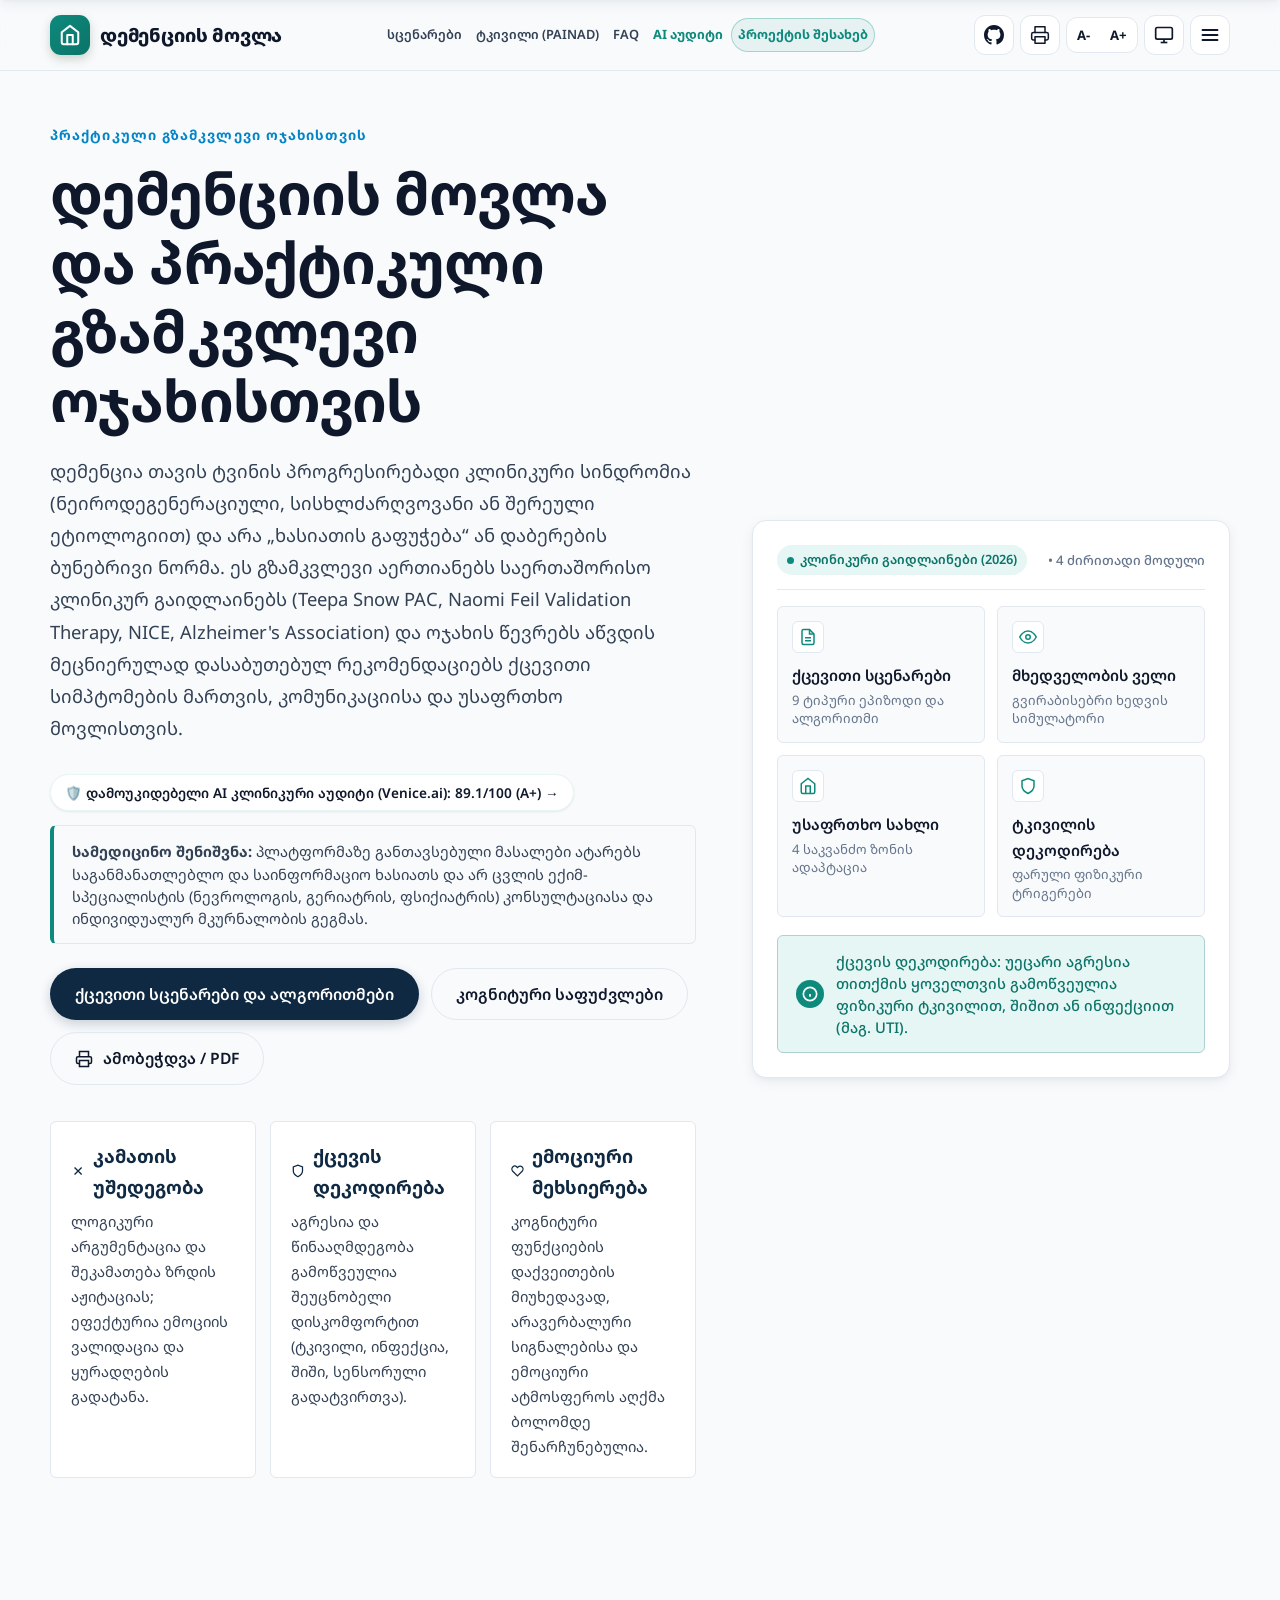
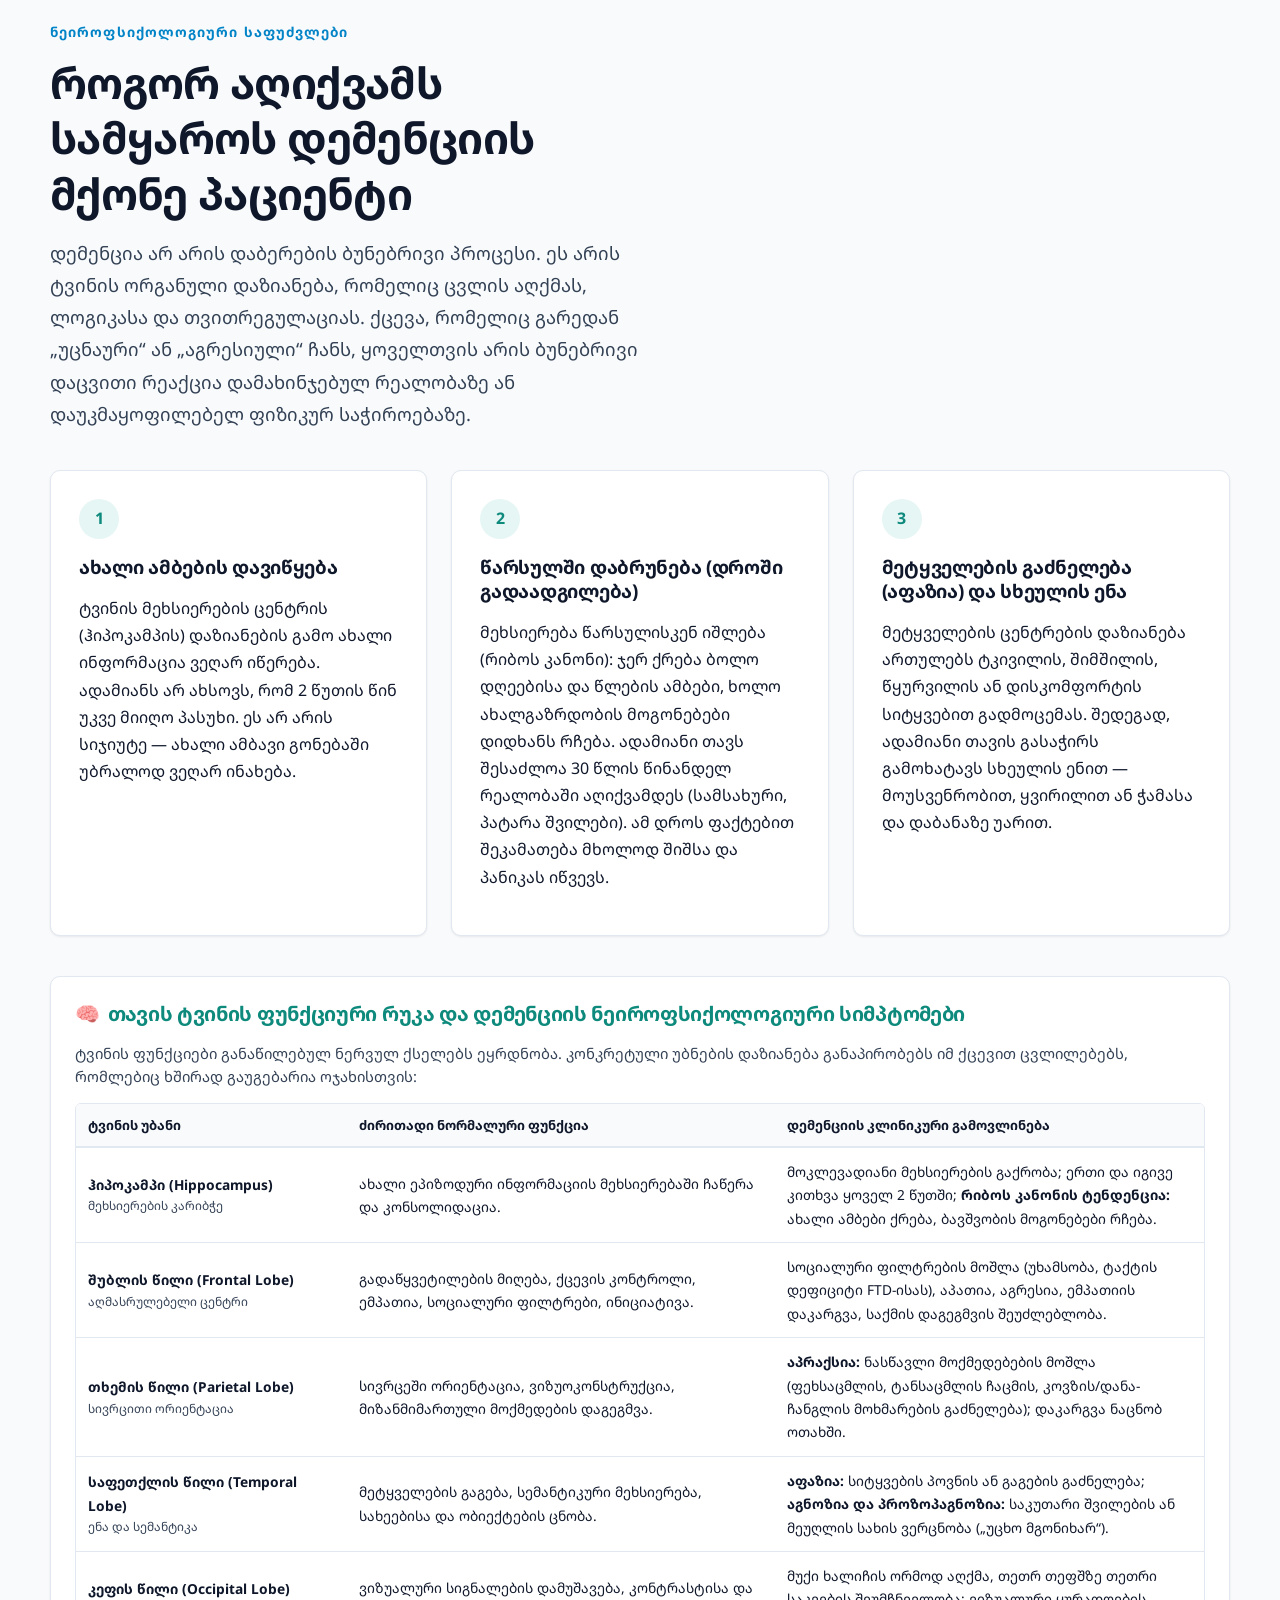
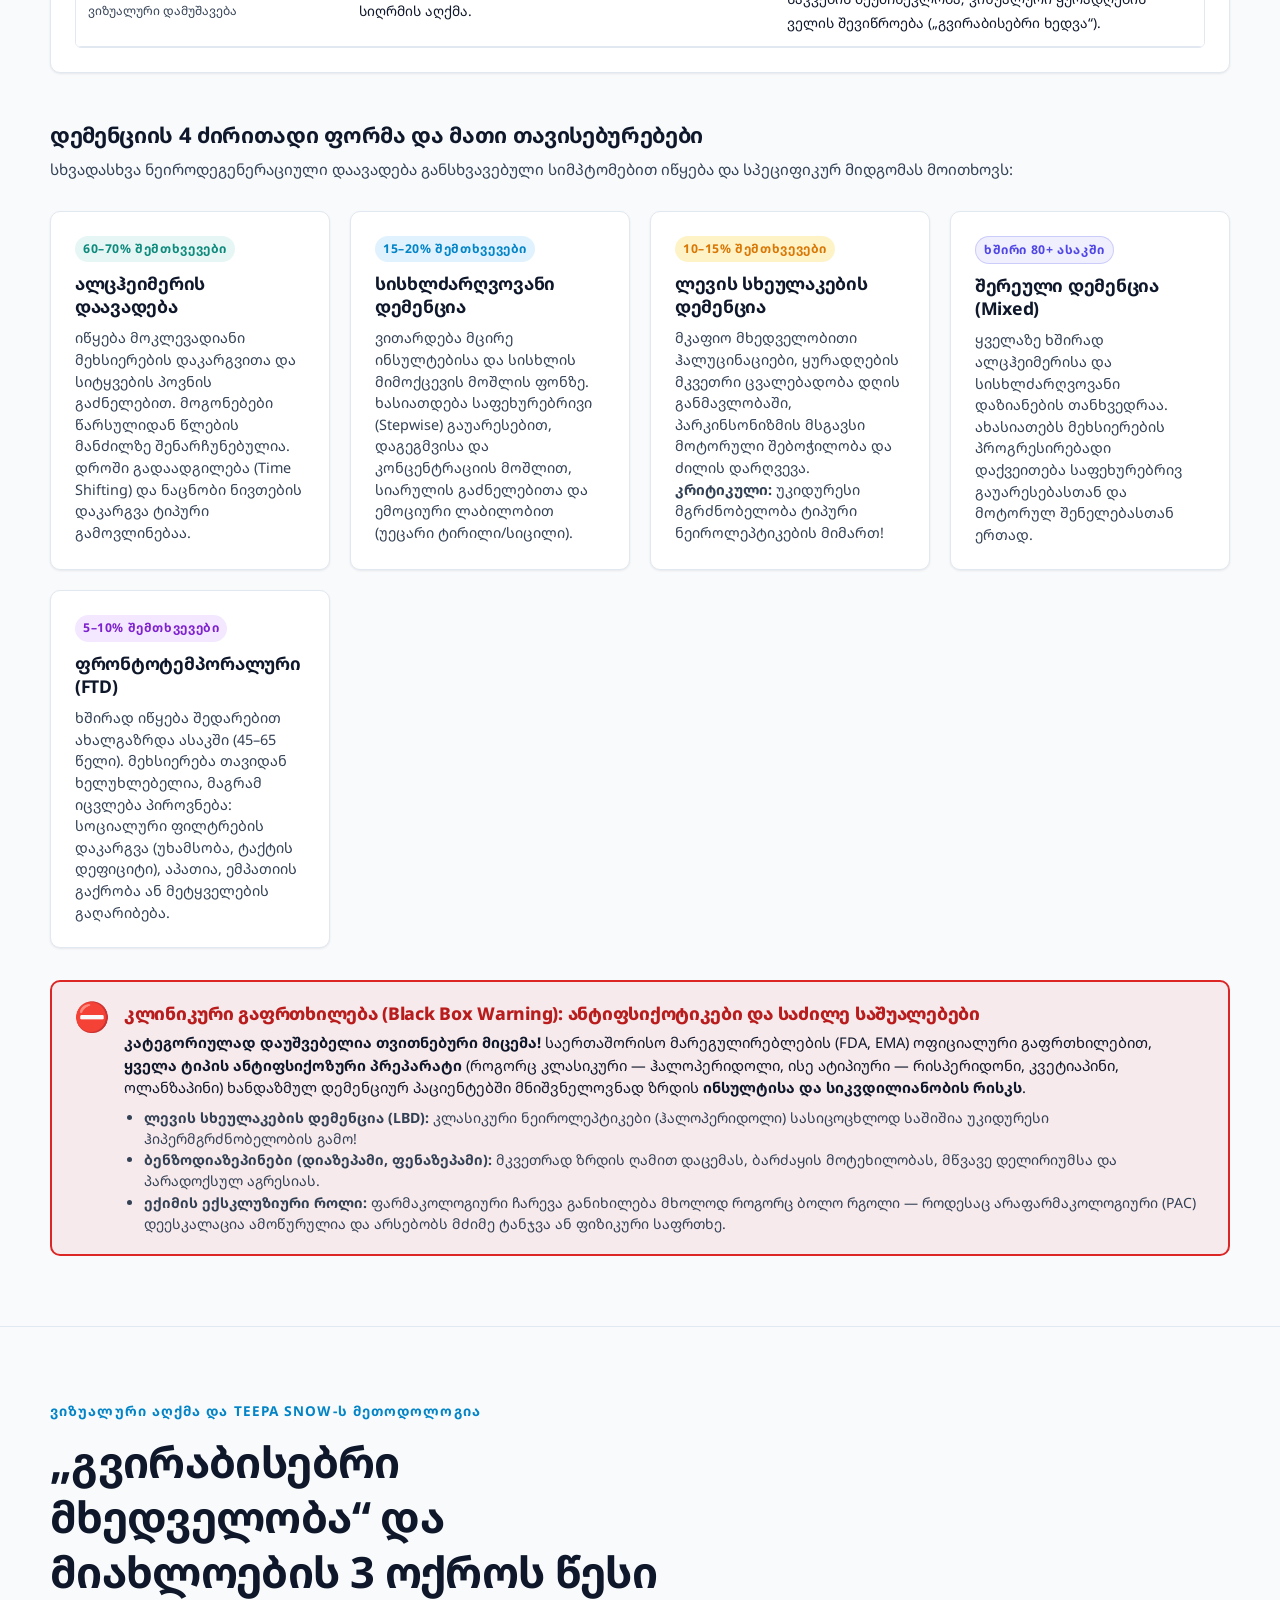
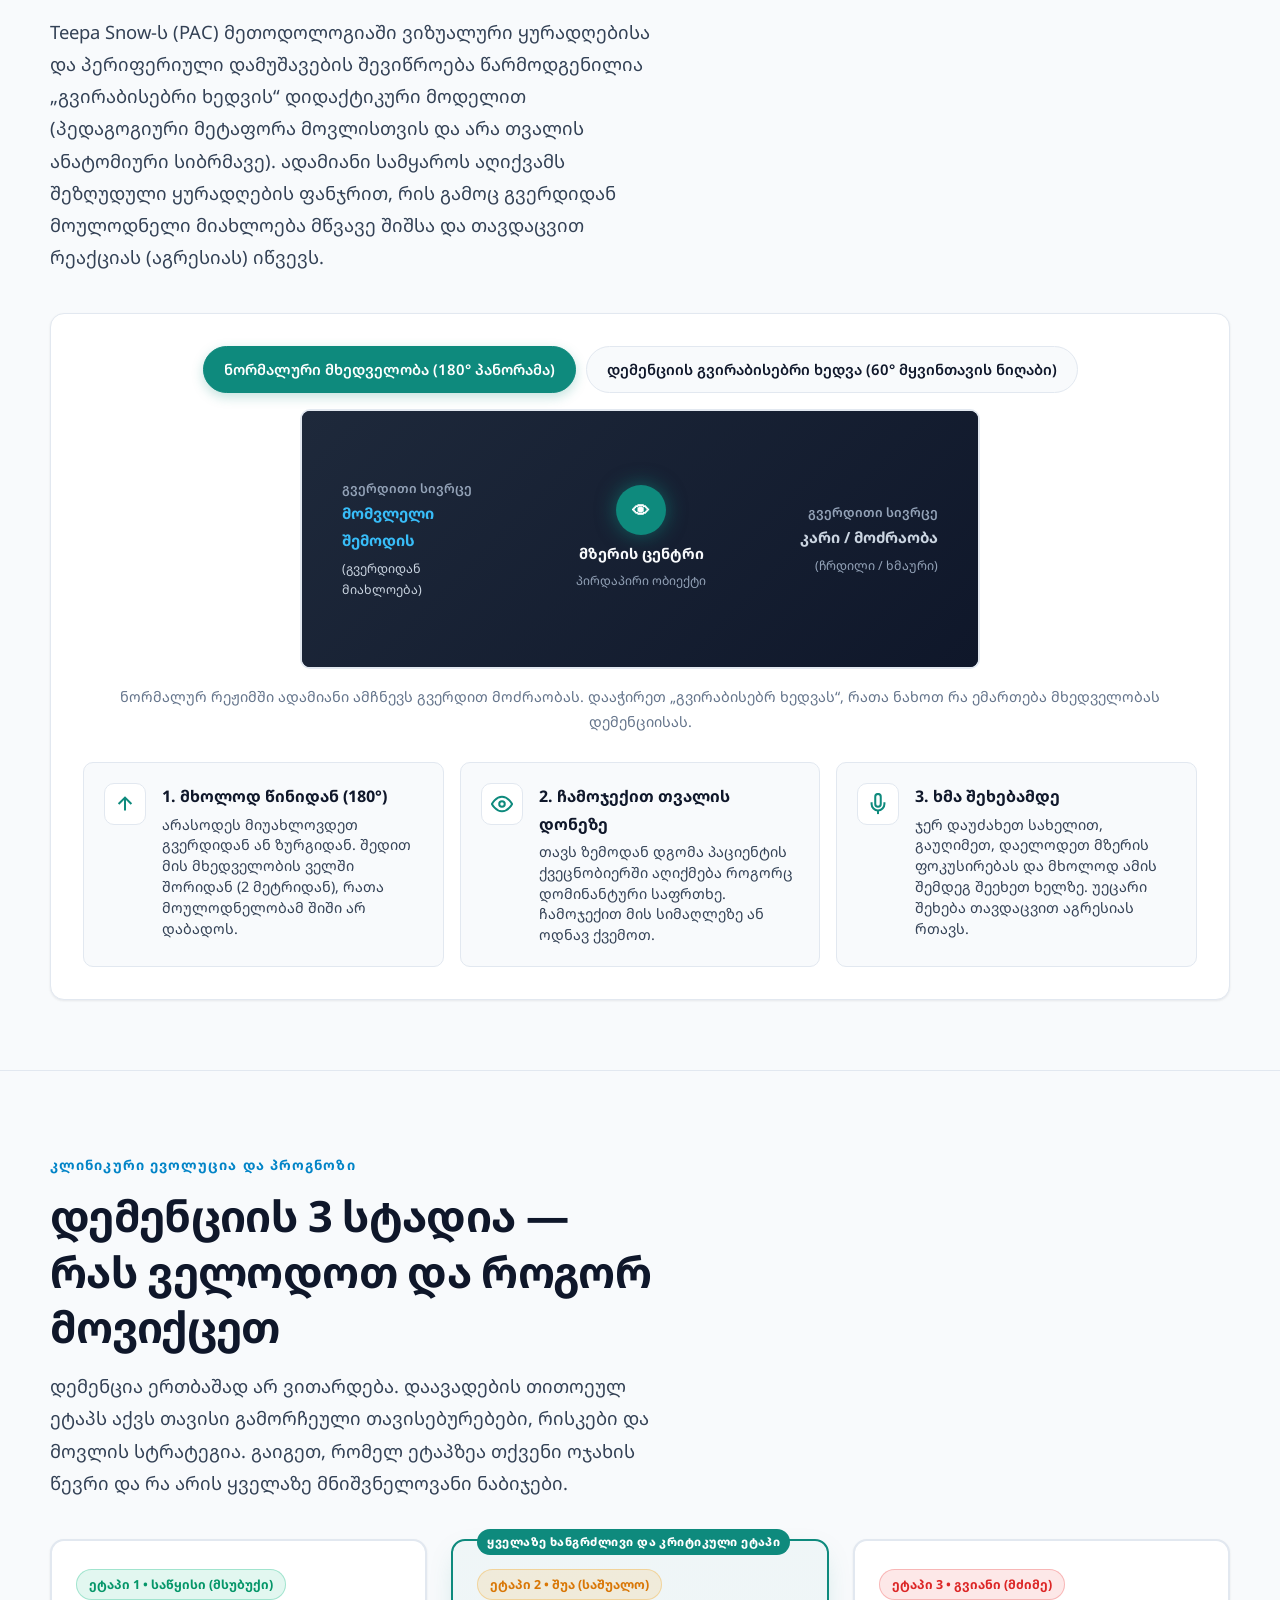
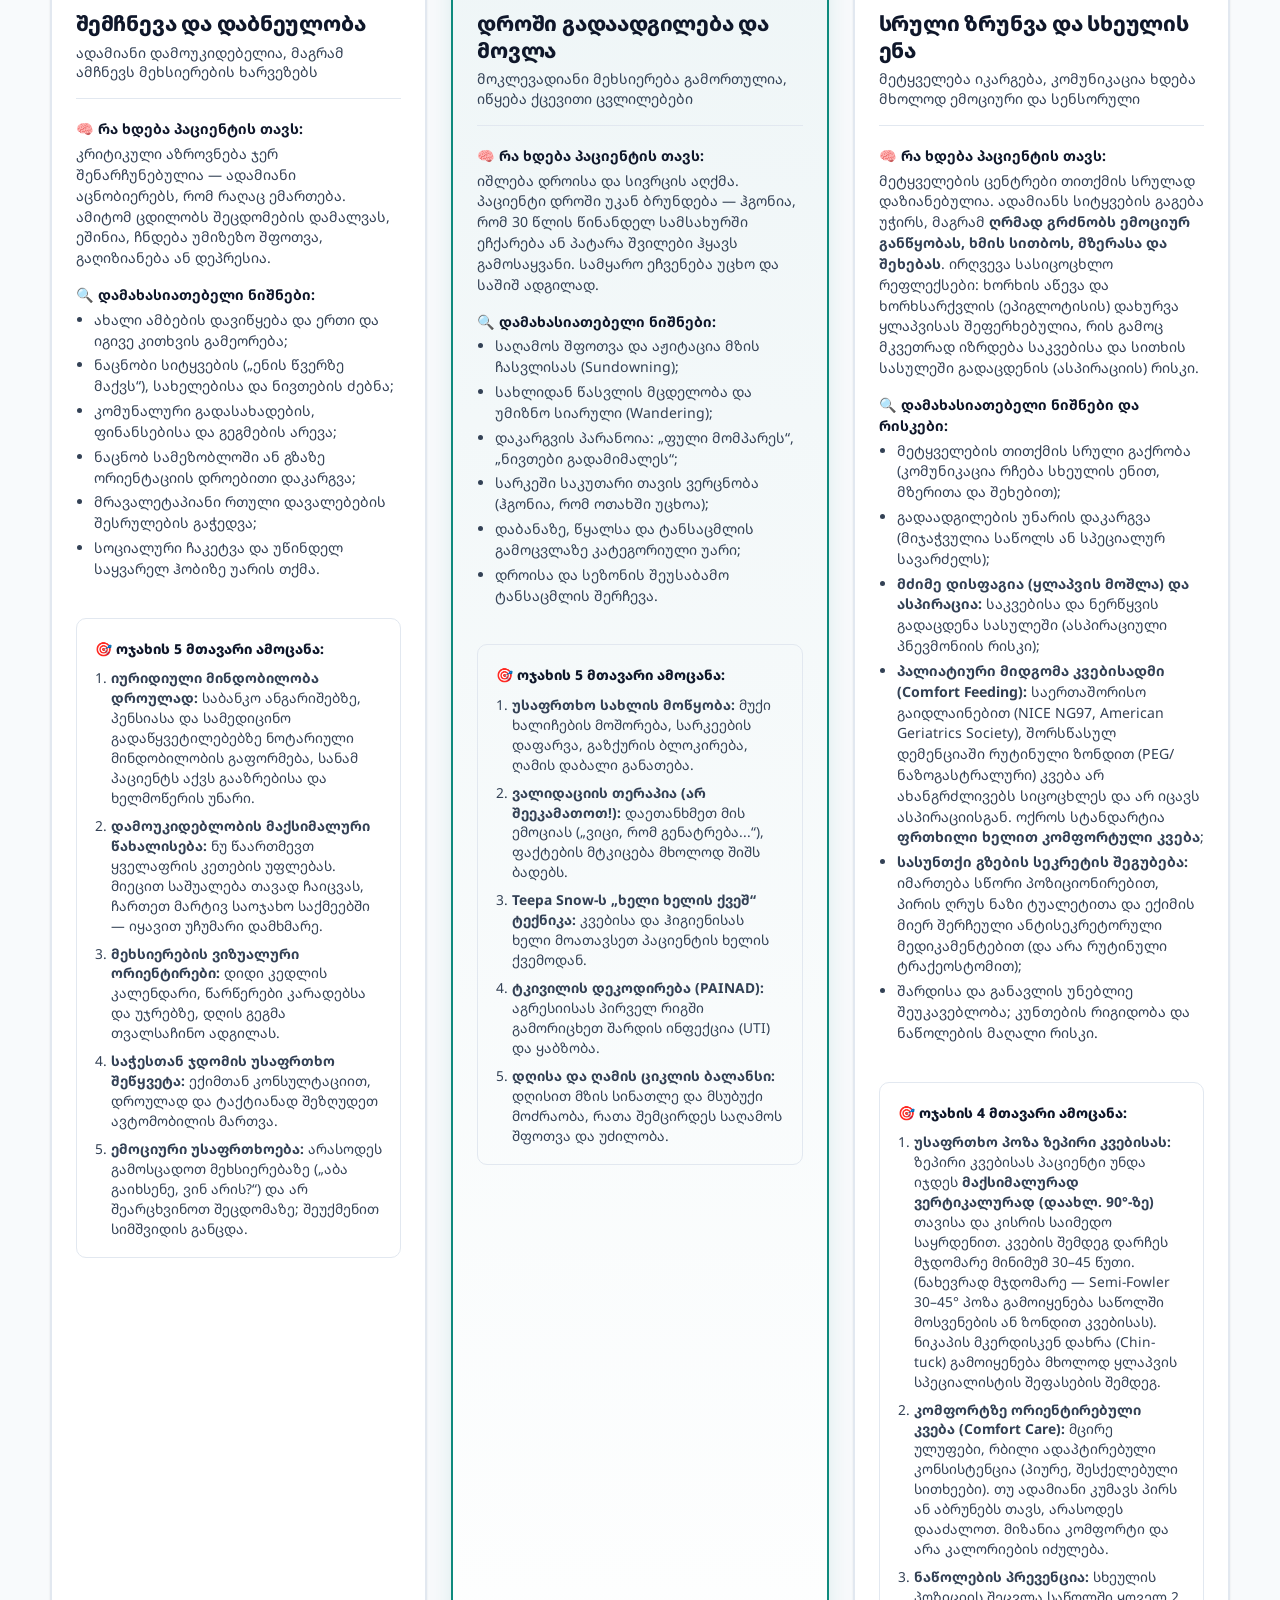
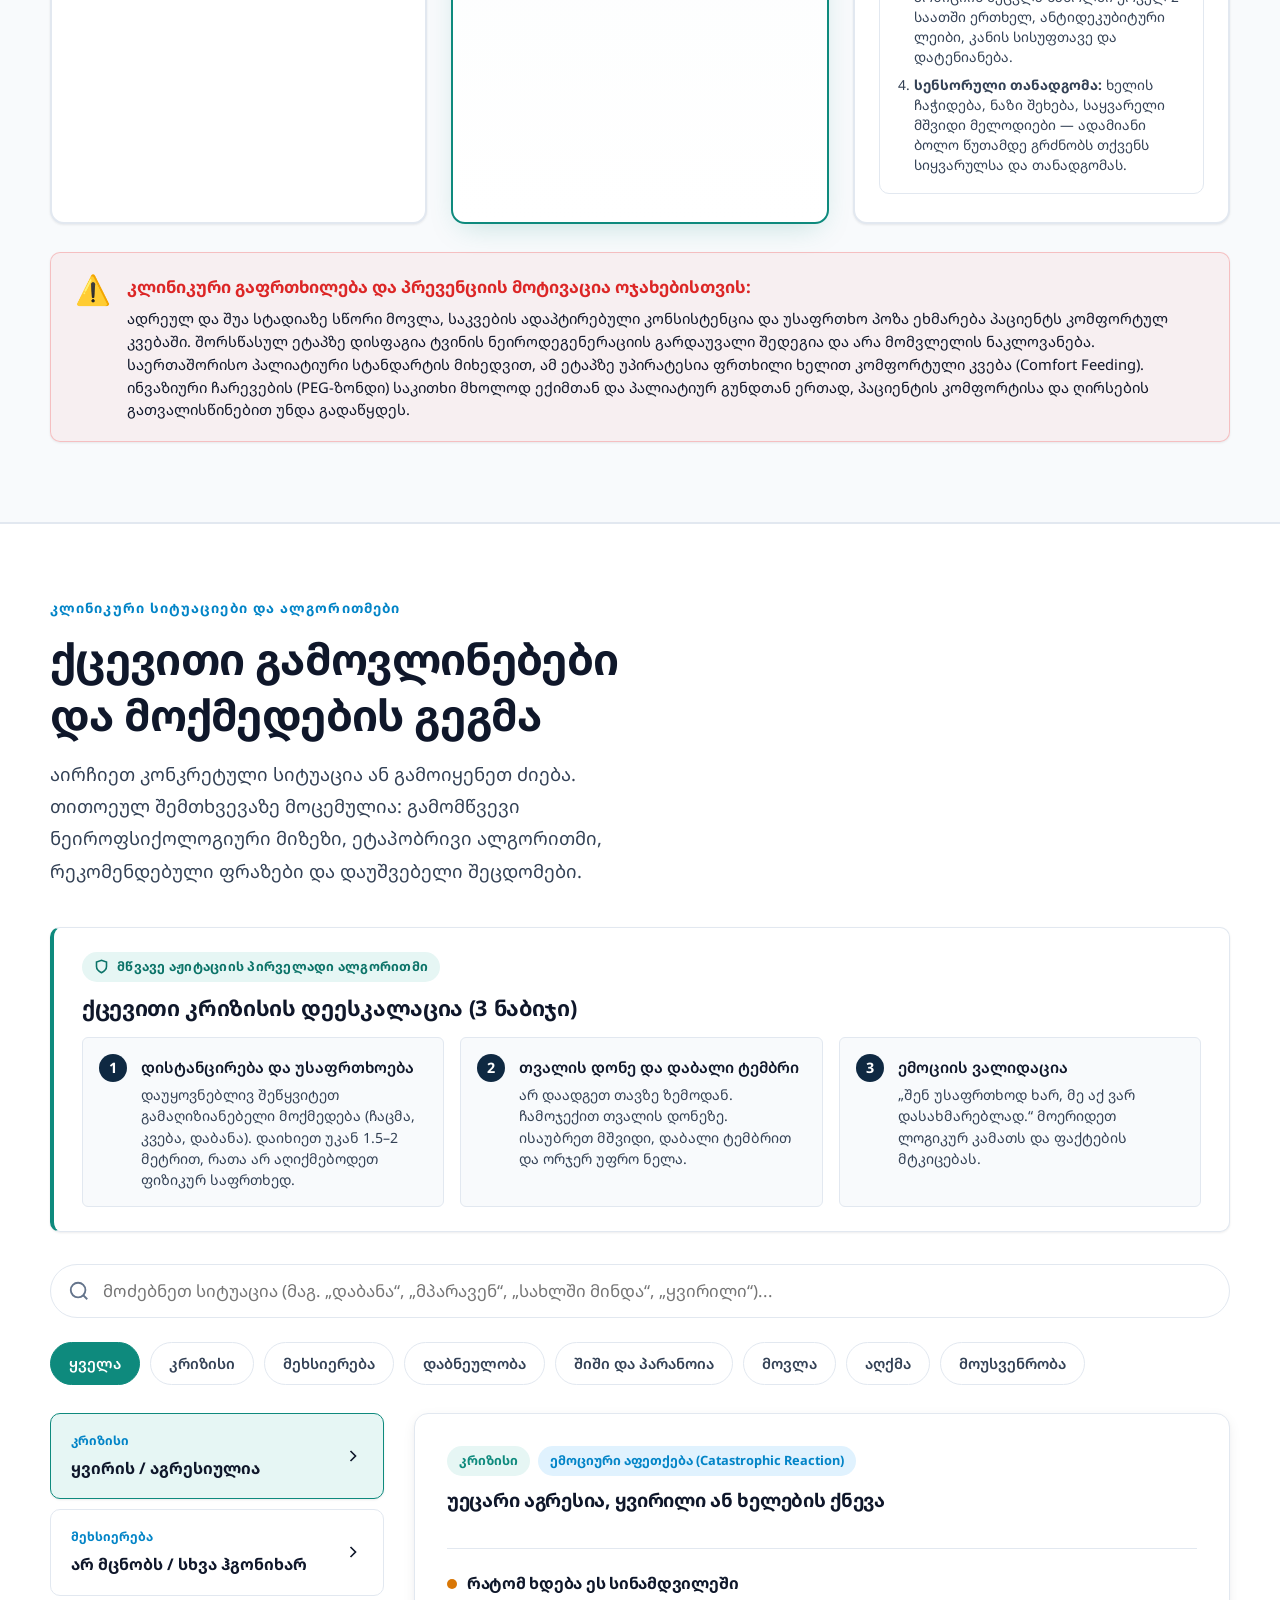
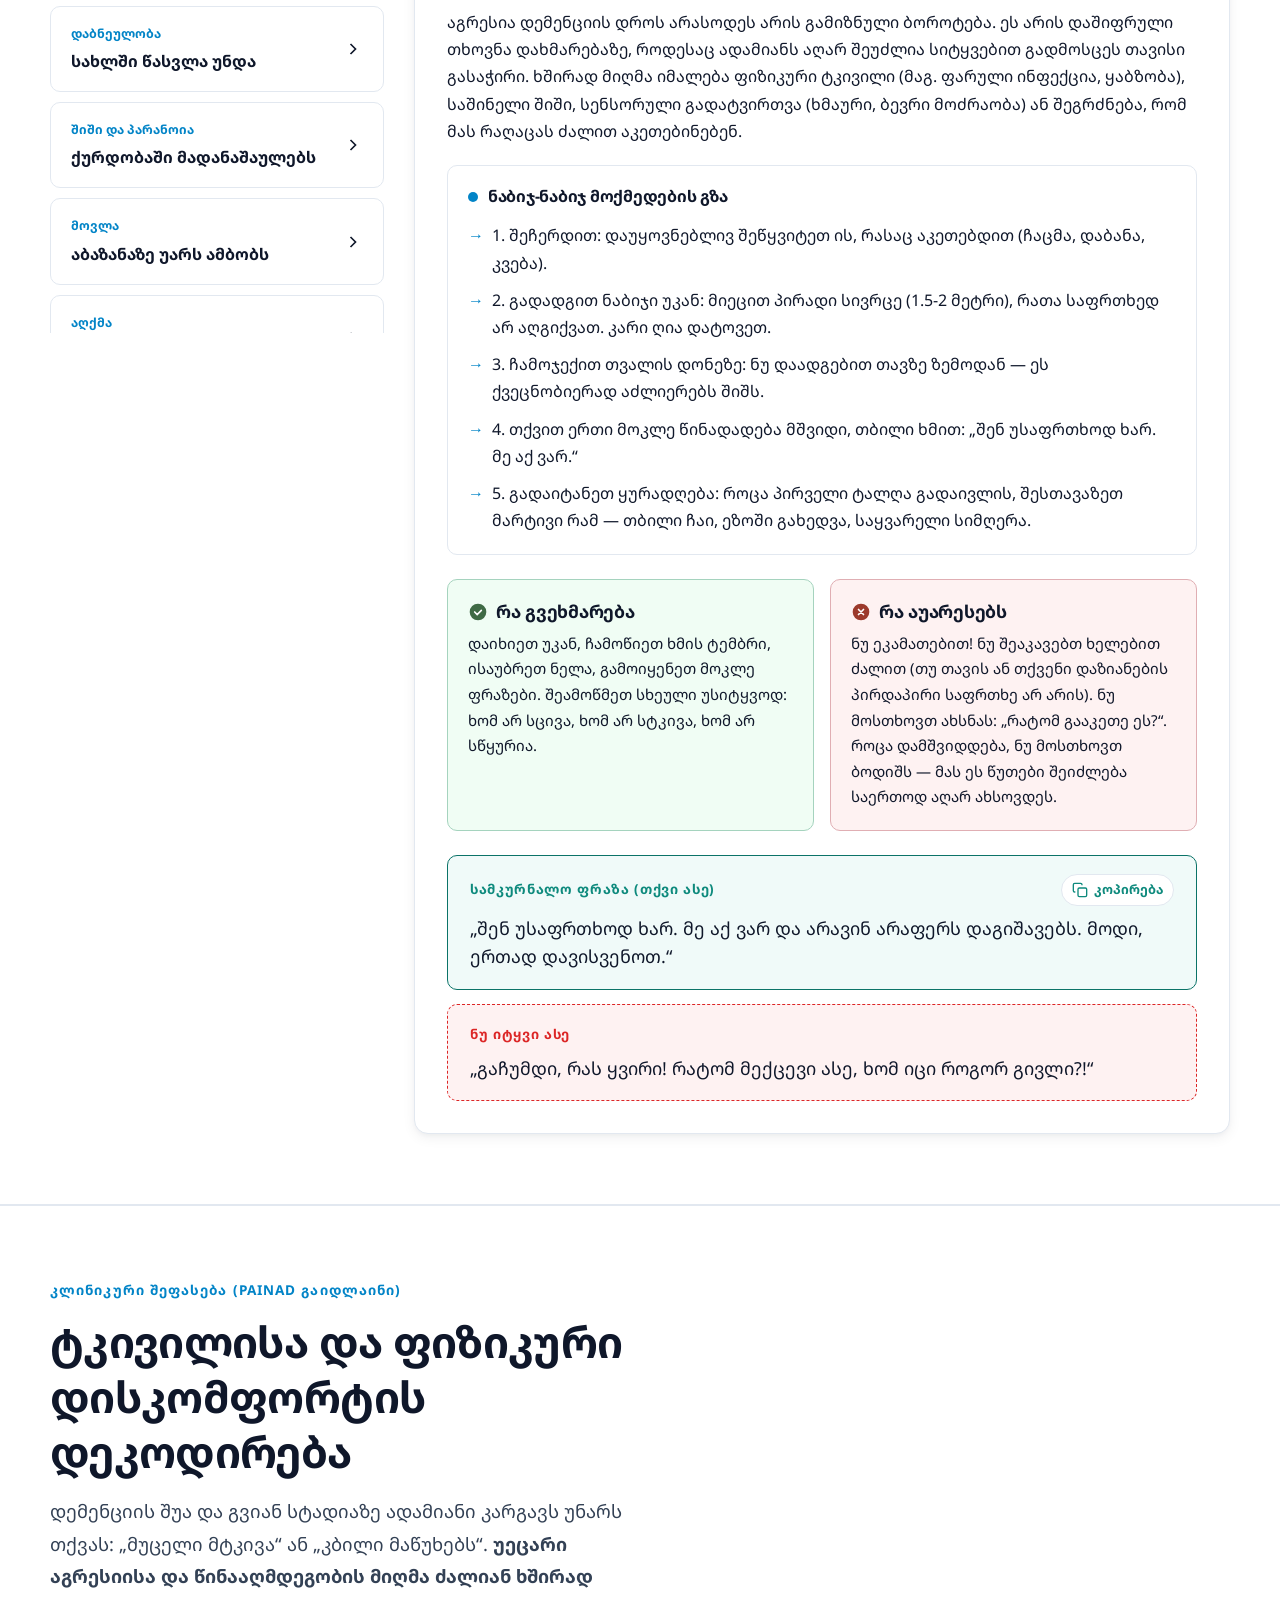
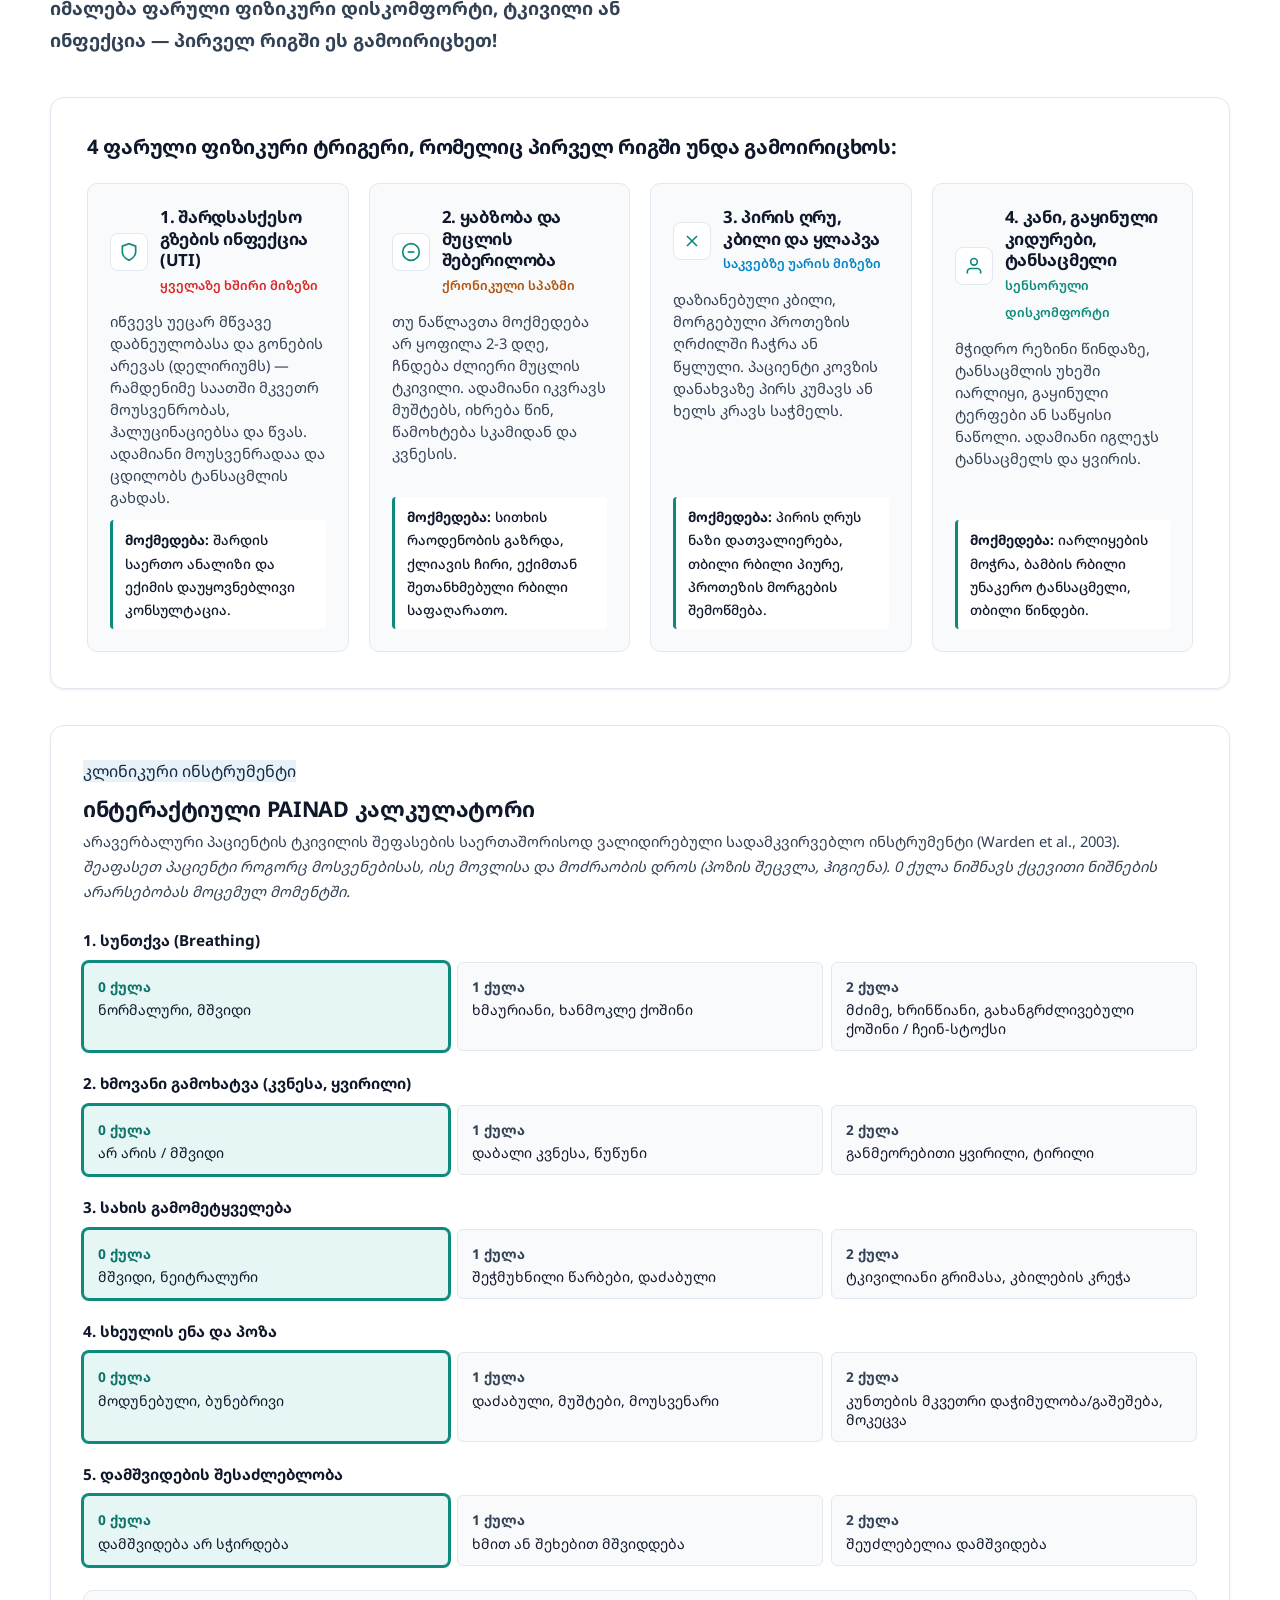
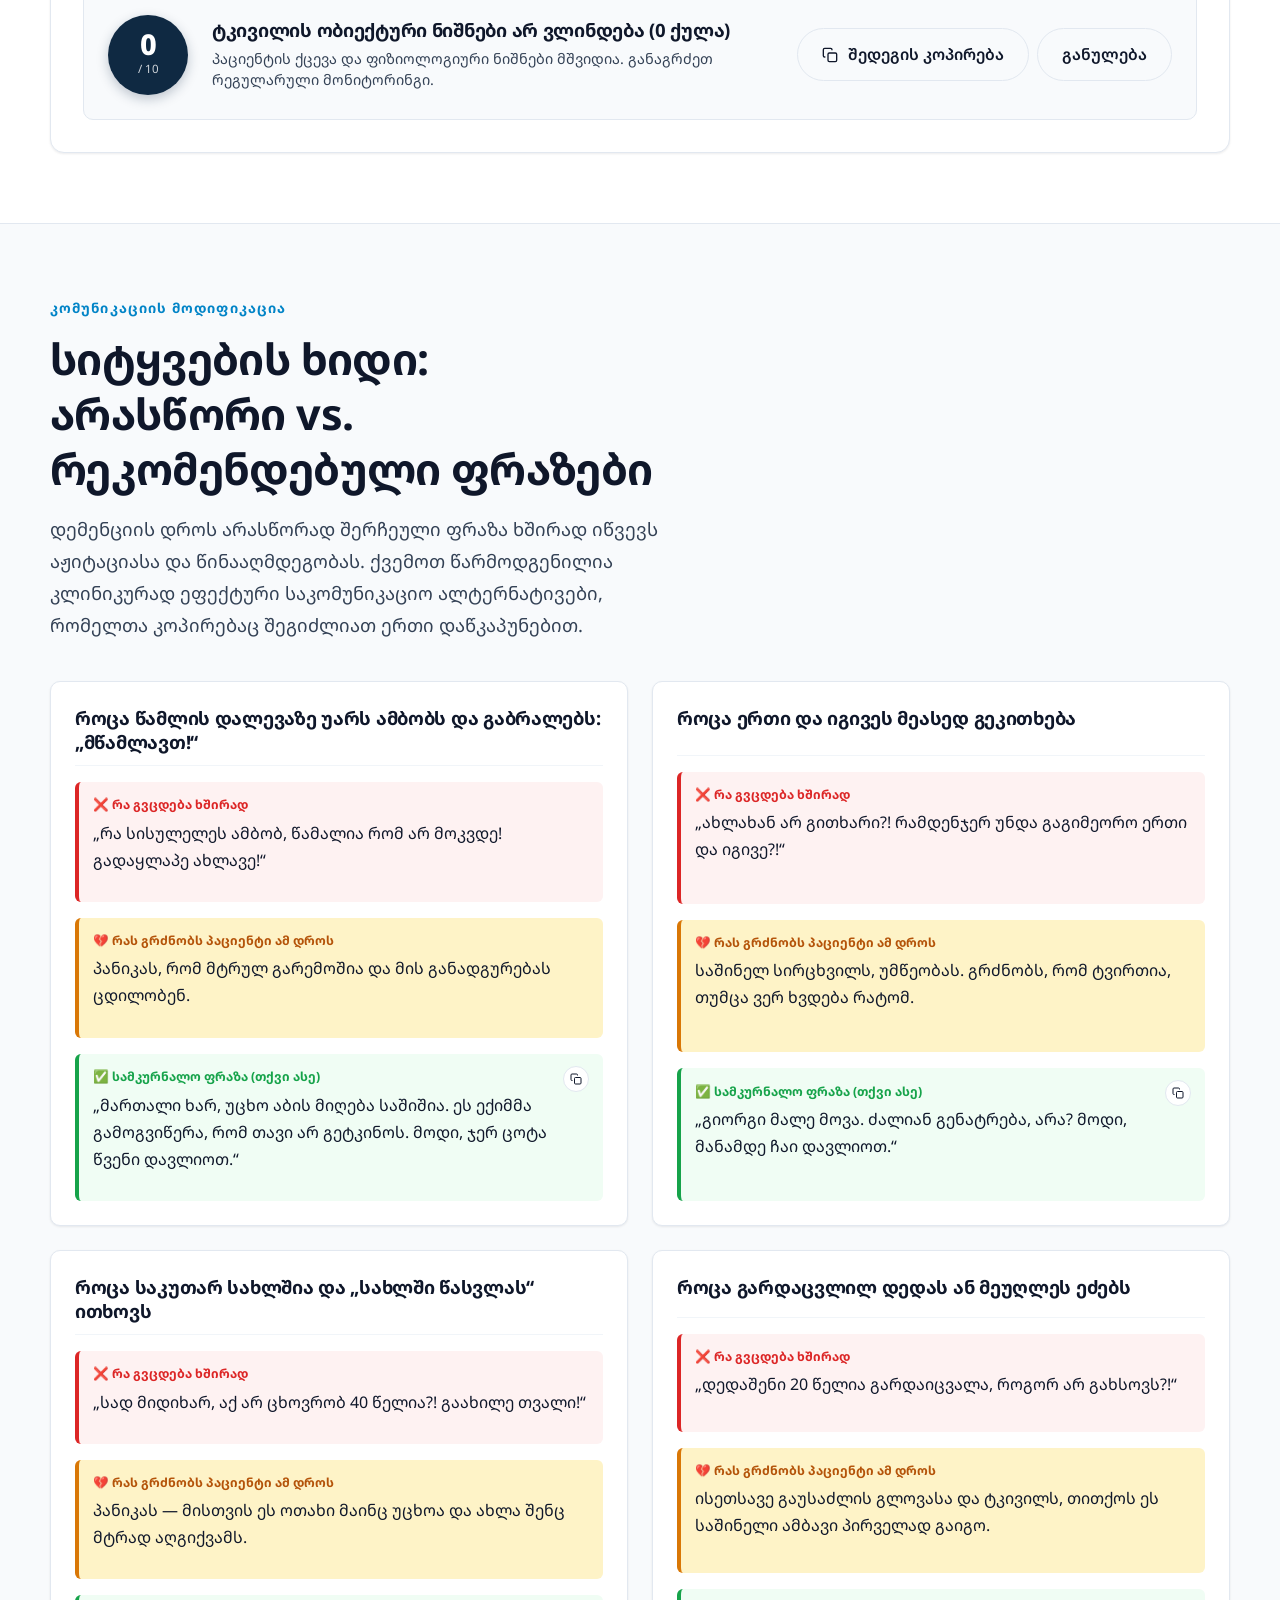
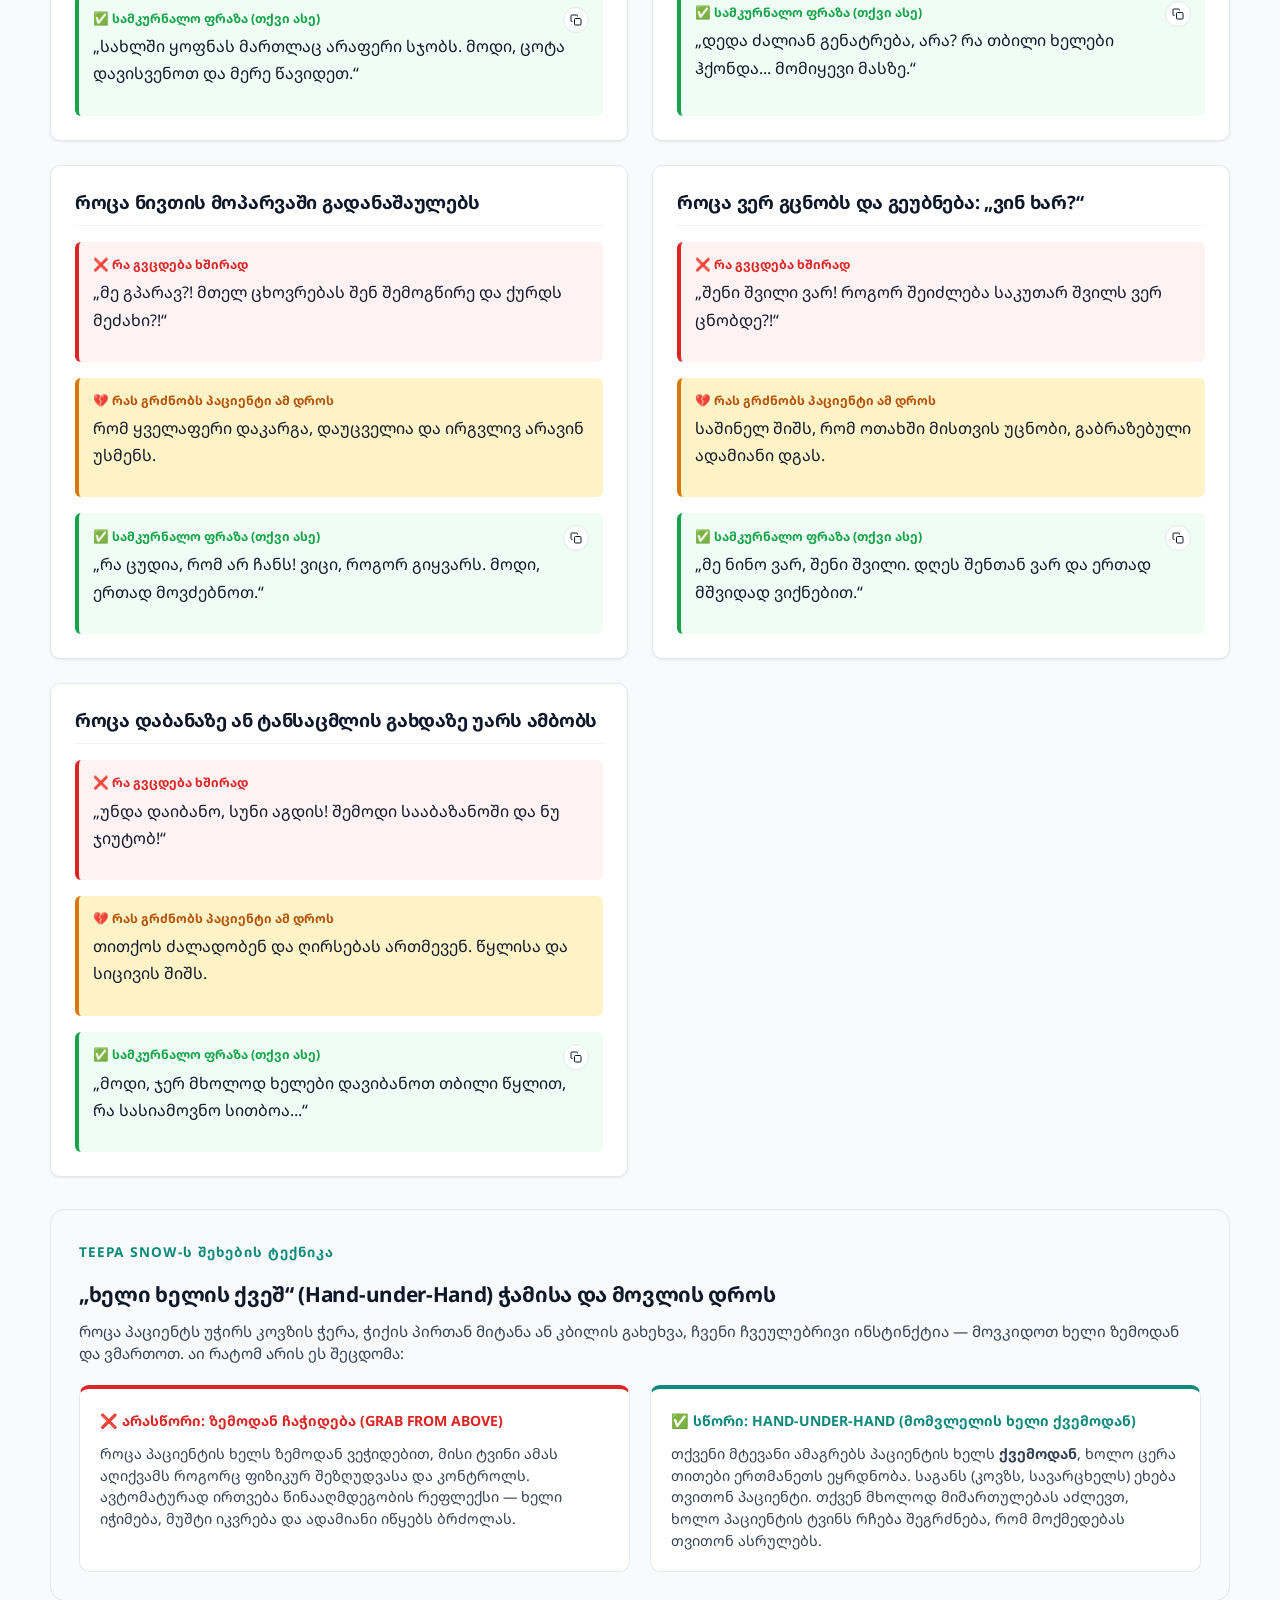
<file: index.html>
<!DOCTYPE html>
<html lang="ka" data-theme="day">
<head>
  <meta charset="UTF-8">
  <meta name="viewport" content="width=device-width, initial-scale=1.0">
  <title>დემენციის მოვლა — პრაქტიკული გზამკვლევი ოჯახისთვის</title>
  <meta name="description" content="დემენციის მოვლა: პრაქტიკული და კლინიკური გზამკვლევი ოჯახებისთვის. დემენციის ქცევითი სიმპტომების მართვა, კომუნიკაცია, უსაფრთხო სახლი, PAINAD ტკივილის კალკულატორი.">
  <meta name="keywords" content="დემენციის მოვლა, დემენცია, ალცჰაიმერი, მოვლა, მომვლელი, ოჯახი, გზამკვლევი, Teepa Snow, Naomi Feil, PAINAD, სუნდოუნინგი, აგრესია დემენციის დროს, უსაფრთხო სახლი, დემენციის სიმპტომები, გზამკვლევი">
  <meta name="author" content="დემენციის მოვლა — პრაქტიკული გზამკვლევი ოჯახისთვის">
  <link rel="canonical" href="https://dementia-care-georgia.vercel.app/">

  <!-- Open Graph / Facebook / Messenger / Viber -->
  <meta property="og:type" content="website">
  <meta property="og:url" content="https://dementia-care-georgia.vercel.app/">
  <meta property="og:title" content="დემენციის მოვლა — პრაქტიკული გზამკვლევი ოჯახისთვის">
  <meta property="og:description" content="დემენციის მოვლა: პრაქტიკული და კლინიკური გზამკვლევი ოჯახებისთვის. დემენციის ქცევითი სიმპტომების მართვა, კომუნიკაცია, უსაფრთხო სახლის გარემო, PAINAD კალკულატორი და მოვლა.">
  <meta property="og:image" content="https://dementia-care-georgia.vercel.app/og-image.png?v=2">
  <meta property="og:image:width" content="1200">
  <meta property="og:image:height" content="630">
  <meta property="og:locale" content="ka_GE">
  <meta property="og:site_name" content="დემენციის მოვლა">

  <!-- Twitter -->
  <meta name="twitter:card" content="summary_large_image">
  <meta name="twitter:url" content="https://dementia-care-georgia.vercel.app/">
  <meta name="twitter:title" content="დემენციის მოვლა — პრაქტიკული გზამკვლევი ოჯახისთვის">
  <meta name="twitter:description" content="დემენციის მოვლა: პრაქტიკული და კლინიკური გზამკვლევი ოჯახებისთვის. დემენციის ქცევითი სიმპტომების მართვა, კომუნიკაცია, უსაფრთხო სახლის გარემო, PAINAD კალკულატორი და მოვლა.">
  <meta name="twitter:image" content="https://dementia-care-georgia.vercel.app/og-image.png?v=2">
  
  <!-- Favicons & Touch Icons -->
  <link rel="icon" type="image/svg+xml" href="/favicon.svg">
  <link rel="icon" type="image/png" sizes="32x32" href="/favicon.png">
  <link rel="apple-touch-icon" sizes="180x180" href="/apple-touch-icon.png">

  <!-- Web App Manifest & PWA Meta -->
  <link rel="manifest" href="manifest.webmanifest">
  <meta name="theme-color" content="#0D9488" media="(prefers-color-scheme: light)">
  <meta name="theme-color" content="#0F2942" media="(prefers-color-scheme: dark)">
  <meta name="mobile-web-app-capable" content="yes">
  <meta name="apple-mobile-web-app-capable" content="yes">
  <meta name="apple-mobile-web-app-status-bar-style" content="default">
  <meta name="apple-mobile-web-app-title" content="დემენცია">
  <meta name="application-name" content="დემენციის მოვლა">

  <!-- Google Fonts (Georgian) -->
  <link rel="preconnect" href="https://fonts.googleapis.com">
  <link rel="preconnect" href="https://fonts.gstatic.com" crossorigin>
  <link href="https://fonts.googleapis.com/css2?family=Noto+Sans+Georgian:wght@400;500;600;700;800&display=swap" rel="stylesheet">

  <!-- Schema.org JSON-LD (MedicalWebPage & FAQPage) -->
  <script type="application/ld+json">
  {
    "@context": "https://schema.org",
    "@graph": [
      {
        "@type": "MedicalWebPage",
        "@id": "https://dementia-care-georgia.vercel.app/#webpage",
        "url": "https://dementia-care-georgia.vercel.app/",
        "name": "დემენციის მოვლა — პრაქტიკული გზამკვლევი ოჯახისთვის",
        "description": "საინფორმაციო და პრაქტიკული ცნობარი დემენციის, ალცჰეიმერისა და მონათესავე მდგომარეობების მქონე პირთა ოჯახის წევრებისა და მომვლელებისთვის.",
        "inLanguage": "ka",
        "about": {
          "@type": "MedicalCondition",
          "name": "დემენცია (ალცჰაიმერის დაავადება და მონათესავე სინდრომები)"
        }
      },
      {
        "@type": "FAQPage",
        "@id": "https://dementia-care-georgia.vercel.app/#faq",
        "mainEntity": [
          {
            "@type": "Question",
            "name": "რატომ ავიწყდება პაციენტს ახლობლების სახელები და სახეები?",
            "acceptedAnswer": {
              "@type": "Answer",
              "text": "ეს გამოწვეულია ტვინის იმ უბნების დაზიანებით, რომლებიც პასუხისმგებელია სახეების ცნობასა (აგნოზია) და წარსულის გახსენებაზე. ადამიანი კარგავს სახელებისა და ნაცნობი სახეების დაკავშირების უნარს, თუმცა ემოციური მეხსიერება ბოლომდე რჩება."
            }
          },
          {
            "@type": "Question",
            "name": "შეიძლება თუ არა აგრესიული ან წინააღმდეგობრივი ქცევა იყოს განზრახული?",
            "acceptedAnswer": {
              "@type": "Answer",
              "text": "არა. დემენციის დროს ზიანდება შუბლის წილი. პაციენტს აღარ შესწევს მანიპულაციის ან განზრახ წვალების კოგნიტური უნარი. წინააღმდეგობა ყოველთვის დაცვითი რეაქციაა შიშზე ან ტკივილზე."
            }
          },
          {
            "@type": "Question",
            "name": "გადადის თუ არა დემენცია მემკვიდრეობით (დამემართება თუ არა მეც)?",
            "acceptedAnswer": {
              "@type": "Answer",
              "text": "დემენციის შემთხვევათა 90%-ზე მეტი არ არის პირდაპირ მემკვიდრეობითი. იგი ვითარდება ასაკის, გარემოსა და ცხოვრების წესის ურთიერთქმედებით."
            }
          },
          {
            "@type": "Question",
            "name": "შესაძლებელია თუ არა დემენციის განკურნება და რა როლი აქვს მედიკამენტებს?",
            "acceptedAnswer": {
              "@type": "Answer",
              "text": "დღეისათვის სრული განკურნება შეუძლებელია. თუმცა არსებობს მედიკამენტები (ქოლინესთერაზას ინჰიბიტორები, მემანტინი), რომლებიც დროებით ანელებს კოგნიტური ფუნქციების გაუარესებას."
            }
          },
          {
            "@type": "Question",
            "name": "შეიძლება თუ არა პაციენტს მივცეთ საძილე ან დამამშვიდებელი (ბენზოდიაზეპინები)?",
            "acceptedAnswer": {
              "@type": "Answer",
              "text": "კატეგორიულად დაუშვებელია თვითნებურად! საძილეები და დამამშვიდებლები მკვეთრად ზრდის ღამით დაცემის, მოტეხილობების, უეცარი მწვავე დაბნეულობისა (დელირიუმის) და მოულოდნელი აგრესიის რისკს."
            }
          }
        ]
      }
    ]
  }
  </script>

  <!-- Stylesheet -->
  <link rel="stylesheet" href="css/styles.css">
</head>
<body>
  <a class="skip-link" href="#mainContent">გადასვლა ძირითად შიგთავსზე</a>

  <!-- Header -->
  <header class="site-header">
    <div class="wrap header-inner">
      <a class="brand" href="#top" aria-label="დემენციის მოვლა — მთავარი გვერდი">
        <span class="brand-icon" aria-hidden="true">
          <svg width="22" height="22" viewBox="0 0 24 24" fill="none" stroke="currentColor" stroke-width="2.2" stroke-linecap="round" stroke-linejoin="round">
            <path d="M3 9l9-7 9 7v11a2 2 0 0 1-2 2H5a2 2 0 0 1-2-2z"/>
            <polyline points="9 22 9 12 15 12 15 22"/>
          </svg>
        </span>
        <span class="brand-text-wrap">
          <span class="brand-title">დემენციის მოვლა</span>
          <span class="brand-subtitle">პრაქტიკული გზამკვლევი ოჯახისთვის</span>
        </span>
      </a>

      <!-- Desktop Main Navigation -->
      <nav class="desktop-nav" aria-label="ძირითადი ნავიგაცია">
        <a href="#scenarios" class="desktop-nav-link">სცენარები</a>
        <a href="#pain-check" class="desktop-nav-link">ტკივილი (PAINAD)</a>
        <a href="#faq" class="desktop-nav-link">FAQ</a>
        <a href="audit.html" class="desktop-nav-link" style="color: var(--teal); font-weight: 700;">AI აუდიტი</a>
        <button type="button" class="desktop-nav-link nav-about-trigger" id="headerAboutBtn">პროექტის შესახებ</button>
      </nav>

      <!-- Header Action Controls -->
      <div class="header-actions">
        <!-- PWA Install Button (Shown when installable) -->
        <button class="action-btn header-install-btn" id="headerInstallBtn" type="button" aria-label="აპლიკაციის დაინსტალირება" title="აპლიკაციის დაინსტალირება (PWA)">
          <svg width="20" height="20" viewBox="0 0 24 24" fill="none" stroke="currentColor" stroke-width="2" stroke-linecap="round" stroke-linejoin="round">
            <path d="M21 15v4a2 2 0 0 1-2 2H5a2 2 0 0 1-2-2v-4"/>
            <polyline points="7 10 12 15 17 10"/>
            <line x1="12" y1="15" x2="12" y2="3"/>
          </svg>
        </button>

        <!-- GitHub Link -->
        <a class="action-btn" id="headerGithubBtn" href="https://github.com/AkakiSanadze/dementia-care-georgia" target="_blank" rel="noopener noreferrer" aria-label="GitHub Repository (Open Source)" title="GitHub (Open Source)">
          <svg width="20" height="20" viewBox="0 0 24 24" fill="currentColor"><path d="M12 0C5.37 0 0 5.37 0 12c0 5.31 3.435 9.795 8.205 11.385.6.105.825-.255.825-.57 0-.285-.015-1.23-.015-2.235-3.015.555-3.795-.735-4.035-1.41-.135-.345-.72-1.41-1.23-1.695-.42-.225-1.02-.78-.015-.795.945-.015 1.62.87 1.845 1.23 1.08 1.815 2.805 1.305 3.495.99.105-.78.42-1.305.765-1.605-2.67-.3-5.46-1.335-5.46-5.925 0-1.305.465-2.385 1.23-3.225-.12-.3-.54-1.53.12-3.18 0 0 1.005-.315 3.3 1.23.96-.27 1.98-.405 3-.405s2.04.135 3 .405c2.295-1.56 3.3-1.23 3.3-1.23.66 1.65.24 2.88.12 3.18.765.84 1.23 1.905 1.23 3.225 0 4.605-2.805 5.625-5.475 5.925.435.375.81 1.095.81 2.22 0 1.605-.015 2.895-.015 3.3 0 .315.225.69.825.57A12.02 12.02 0 0024 12c0-6.63-5.37-12-12-12z"/></svg>
        </a>

        <!-- Global Print / PDF -->
        <button class="action-btn" id="headerPrintBtn" type="button" aria-label="გზამკვლევის ამობეჭდვა ან PDF" title="გზამკვლევის ამობეჭდვა / PDF">
          <svg width="20" height="20" viewBox="0 0 24 24" fill="none" stroke="currentColor" stroke-width="1.8" stroke-linecap="round" stroke-linejoin="round">
            <polyline points="6 9 6 2 18 2 18 9"></polyline>
            <path d="M6 18H4a2 2 0 0 1-2-2v-5a2 2 0 0 1 2-2h16a2 2 0 0 1 2 2v5a2 2 0 0 1-2 2h-2"></path>
            <rect x="6" y="14" width="12" height="8"></rect>
          </svg>
        </button>

        <!-- Font Scaler -->
        <div class="font-btn-group" title="ტექსტის ზომის რეგულირება">
          <button class="font-btn" id="fontDecreaseBtn" type="button" aria-label="შრიფტის შემცირება">A-</button>
          <button class="font-btn" id="fontIncreaseBtn" type="button" aria-label="შრიფტის გაზრდა">A+</button>
        </div>

        <!-- Theme Toggle (Day / Night / System) -->
        <button class="action-btn" id="themeToggleBtn" type="button" aria-label="თემის გადართვა (დღე / ღამე / სისტემური)" title="თემა: სისტემური (ავტომატური)">
          <svg width="20" height="20" viewBox="0 0 24 24" fill="none">
            <rect x="2" y="3" width="20" height="14" rx="2" stroke="currentColor" stroke-width="2" fill="none"/>
            <line x1="8" y1="21" x2="16" y2="21" stroke="currentColor" stroke-width="2"/>
            <line x1="12" y1="17" x2="12" y2="21" stroke="currentColor" stroke-width="2"/>
          </svg>
        </button>

        <!-- Sandwich Menu Toggle Button (Desktop & Mobile) -->
        <button class="nav-toggle-btn" id="navToggle" type="button" aria-expanded="false" aria-controls="siteNav" aria-label="მენიუს გახსნა">
          <svg width="20" height="20" viewBox="0 0 24 24" fill="none" stroke="currentColor" stroke-width="2.2" stroke-linecap="round">
            <line x1="3" y1="6" x2="21" y2="6"/>
            <line x1="3" y1="12" x2="21" y2="12"/>
            <line x1="3" y1="18" x2="21" y2="18"/>
          </svg>
          <span class="nav-toggle-text">მენიუ</span>
        </button>
      </div>
    </div>
  </header>

  <!-- Off-canvas Backdrop -->
  <div class="nav-backdrop" id="navBackdrop" aria-hidden="true"></div>

  <!-- Off-canvas Navigation Drawer (Desktop & Mobile) -->
  <aside class="site-drawer" id="siteNav" role="dialog" aria-modal="true" aria-label="საიტის მენიუ">
    <div class="drawer-header">
      <div class="drawer-brand">
        <div class="drawer-icon" aria-hidden="true">
          <svg width="20" height="20" viewBox="0 0 24 24" fill="none" stroke="currentColor" stroke-width="2.2">
            <path d="M3 9l9-7 9 7v11a2 2 0 0 1-2 2H5a2 2 0 0 1-2-2z"/>
            <polyline points="9 22 9 12 15 12 15 22"/>
          </svg>
        </div>
        <div>
          <strong class="drawer-brand-name">დემენცია ოჯახში</strong>
          <span class="drawer-brand-sub">პრაქტიკული ცნობარი</span>
        </div>
      </div>
      <button class="drawer-close-btn" id="drawerCloseBtn" type="button" aria-label="მენიუს დახურვა">✕</button>
    </div>

    <div class="drawer-body">
      <div class="drawer-group">
        <span class="drawer-group-title">ძირითადი ცნობარი</span>
        <ul class="drawer-links">
          <li><a href="#understand"><span class="link-bullet">1</span> კოგნიტური საფუძვლები</a></li>
          <li><a href="#vision-approach"><span class="link-bullet">2</span> მხედველობის ველი და მიახლოება</a></li>
          <li><a href="#scenarios"><span class="link-bullet">3</span> ქცევითი სცენარები და ალგორითმები</a></li>
          <li><a href="#pain-check"><span class="link-bullet">4</span> ტკივილისა და ინფექციის დეკოდირება</a></li>
          <li><a href="#word-bridges"><span class="link-bullet">5</span> კომუნიკაცია და Hand-under-Hand</a></li>
        </ul>
      </div>

      <div class="drawer-group">
        <span class="drawer-group-title">გარემო და პრაქტიკა</span>
        <ul class="drawer-links">
          <li><a href="#home-safety"><span class="link-bullet">6</span> უსაფრთხო გარემო სახლში</a></li>
          <li><a href="#sundowning"><span class="link-bullet">7</span> საღამოს შფოთვა (Sundowning)</a></li>
          <li><a href="#breathing"><span class="link-bullet">8</span> 4-7-8 სუნთქვის ტექნიკა</a></li>
          <li><a href="#red-flags"><span class="link-bullet">9</span> გადაუდებელი წითელი ალმები</a></li>
          <li><a href="#visitor-memo"><span class="link-bullet">10</span> ვიზიტორთა მემორანდუმი</a></li>
          <li><a href="#routine"><span class="link-bullet">11</span> მოვლის დღის რუტინა</a></li>
          <li><a href="#faq"><span class="link-bullet">12</span> ხშირი შეკითხვები</a></li>
          <li><a href="audit.html" style="color: var(--teal); font-weight: 700;"><span class="link-bullet">🛡️</span> AI აუდიტი (Venice.ai)</a></li>
          <li><a href="https://github.com/AkakiSanadze/dementia-care-georgia" target="_blank" rel="noopener noreferrer"><span class="link-bullet">💻</span> GitHub (Open Source)</a></li>
        </ul>
      </div>
    </div>

    <div class="drawer-footer">
      <button class="drawer-install-btn" id="drawerInstallBtn" type="button">
        <svg width="18" height="18" viewBox="0 0 24 24" fill="none" stroke="currentColor" stroke-width="2.2" stroke-linecap="round" stroke-linejoin="round">
          <path d="M21 15v4a2 2 0 0 1-2 2H5a2 2 0 0 1-2-2v-4"/>
          <polyline points="7 10 12 15 17 10"/>
          <line x1="12" y1="15" x2="12" y2="3"/>
        </svg>
        <span>აპლიკაციის დაინსტალირება</span>
      </button>
      <p class="drawer-footer-text">
        საინფორმაციო და პრაქტიკული რესურსი დემენციის მქონე პირთა ოჯახებისთვის.
      </p>
    </div>
  </aside>

  <main id="mainContent">
    <!-- Hero Section -->
    <section class="hero" id="top">
      <div class="wrap hero-grid">
        <div>
          <span class="eyebrow">პრაქტიკული გზამკვლევი ოჯახისთვის</span>
          <h1>დემენციის მოვლა და პრაქტიკული გზამკვლევი ოჯახისთვის</h1>
          <p class="lead">
            დემენცია თავის ტვინის პროგრესირებადი კლინიკური სინდრომია (ნეიროდეგენერაციული, სისხლძარღვოვანი ან შერეული ეტიოლოგიით) და არა „ხასიათის გაფუჭება“ ან დაბერების ბუნებრივი ნორმა. ეს გზამკვლევი აერთიანებს საერთაშორისო კლინიკურ გაიდლაინებს (Teepa Snow PAC, Naomi Feil Validation Therapy, NICE, Alzheimer's Association) და ოჯახის წევრებს აწვდის მეცნიერულად დასაბუთებულ რეკომენდაციებს ქცევითი სიმპტომების მართვის, კომუნიკაციისა და უსაფრთხო მოვლისთვის.
          </p>
          <div style="margin-bottom: 14px;">
            <a class="hero-audit-badge" id="heroAuditBadge" href="audit.html" role="button">🛡️ დამოუკიდებელი AI კლინიკური აუდიტი (Venice.ai): 89.1/100 (A+) →</a>
          </div>
          <div class="disclaimer-alert" style="background: var(--cream); padding: 14px 18px; border-radius: var(--radius-sm); border-left: 4px solid var(--teal); margin-bottom: 24px; font-size: 0.92rem; color: var(--ink-soft); line-height: 1.5; border: 1px solid var(--line); border-left-width: 4px; border-left-color: var(--teal);">
            <strong>სამედიცინო შენიშვნა:</strong> პლატფორმაზე განთავსებული მასალები ატარებს საგანმანათლებლო და საინფორმაციო ხასიათს და არ ცვლის ექიმ-სპეციალისტის (ნევროლოგის, გერიატრის, ფსიქიატრის) კონსულტაციასა და ინდივიდუალურ მკურნალობის გეგმას.
          </div>
          <div class="btn-row">
            <a class="btn btn-primary" href="#scenarios">ქცევითი სცენარები და ალგორითმები</a>
            <a class="btn btn-ghost" href="#understand">კოგნიტური საფუძვლები</a>
            <button class="btn btn-ghost" id="heroPrintBtn" type="button" title="გზამკვლევის ამობეჭდვა ან PDF-ში შენახვა">
              <svg width="18" height="18" viewBox="0 0 24 24" fill="none" stroke="currentColor" stroke-width="2"><polyline points="6 9 6 2 18 2 18 9"></polyline><path d="M6 18H4a2 2 0 0 1-2-2v-5a2 2 0 0 1 2-2h16a2 2 0 0 1 2 2v5a2 2 0 0 1-2 2h-2"></path><rect x="6" y="14" width="12" height="8"></rect></svg>
              ამობეჭდვა / PDF
            </button>
          </div>

          <div class="hero-stats">
            <div class="hero-stat-card">
              <b>
                <svg width="20" height="20" viewBox="0 0 24 24" fill="none" stroke="currentColor" stroke-width="2.2"><path d="M18 6L6 18M6 6l12 12"/></svg>
                კამათის უშედეგობა
              </b>
              <p>ლოგიკური არგუმენტაცია და შეკამათება ზრდის აჟიტაციას; ეფექტურია ემოციის ვალიდაცია და ყურადღების გადატანა.</p>
            </div>
            <div class="hero-stat-card">
              <b>
                <svg width="20" height="20" viewBox="0 0 24 24" fill="none" stroke="currentColor" stroke-width="2.2"><path d="M12 22s8-4 8-10V5l-8-3-8 3v7c0 6 8 10 8 10z"/></svg>
                ქცევის დეკოდირება
              </b>
              <p>აგრესია და წინააღმდეგობა გამოწვეულია შეუცნობელი დისკომფორტით (ტკივილი, ინფექცია, შიში, სენსორული გადატვირთვა).</p>
            </div>
            <div class="hero-stat-card">
              <b>
                <svg width="20" height="20" viewBox="0 0 24 24" fill="none" stroke="currentColor" stroke-width="2.2"><path d="M20.84 4.61a5.5 5.5 0 0 0-7.78 0L12 5.67l-1.06-1.06a5.5 5.5 0 0 0-7.78 7.78l1.06 1.06L12 21.23l7.78-7.78 1.06-1.06a5.5 5.5 0 0 0 0-7.78z"/></svg>
                ემოციური მეხსიერება
              </b>
              <p>კოგნიტური ფუნქციების დაქვეითების მიუხედავად, არავერბალური სიგნალებისა და ემოციური ატმოსფეროს აღქმა ბოლომდე შენარჩუნებულია.</p>
            </div>
          </div>
        </div>

        <div class="hero-overview-card">
          <div class="hero-overview-header">
            <span class="status-pill">კლინიკური გაიდლაინები (2026)</span>
            <span style="font-size: 0.82rem; color: var(--ink-muted); font-weight: 500;"> • 4 ძირითადი მოდული</span>
          </div>

          <div class="hero-modules-grid">
            <a href="#scenarios" class="hero-module-item">
              <div class="module-icon">
                <svg width="18" height="18" viewBox="0 0 24 24" fill="none" stroke="currentColor" stroke-width="2"><path d="M14 2H6a2 2 0 0 0-2 2v16a2 2 0 0 0 2 2h12a2 2 0 0 0 2-2V8z"/><polyline points="14 2 14 8 20 8"/><line x1="16" y1="13" x2="8" y2="13"/><line x1="16" y1="17" x2="8" y2="17"/></svg>
              </div>
              <strong>ქცევითი სცენარები</strong>
              <span>9 ტიპური ეპიზოდი და ალგორითმი</span>
            </a>

            <a href="#vision-approach" class="hero-module-item">
              <div class="module-icon">
                <svg width="18" height="18" viewBox="0 0 24 24" fill="none" stroke="currentColor" stroke-width="2"><circle cx="12" cy="12" r="3"/><path d="M1 12s4-8 11-8 11 8 11 8-4 8-11 8-11-8-11-8z"/></svg>
              </div>
              <strong>მხედველობის ველი</strong>
              <span>გვირაბისებრი ხედვის სიმულატორი</span>
            </a>

            <a href="#home-safety" class="hero-module-item">
              <div class="module-icon">
                <svg width="18" height="18" viewBox="0 0 24 24" fill="none" stroke="currentColor" stroke-width="2"><path d="M3 9l9-7 9 7v11a2 2 0 0 1-2 2H5a2 2 0 0 1-2-2z"/><polyline points="9 22 9 12 15 12 15 22"/></svg>
              </div>
              <strong>უსაფრთხო სახლი</strong>
              <span>4 საკვანძო ზონის ადაპტაცია</span>
            </a>

            <a href="#pain-check" class="hero-module-item">
              <div class="module-icon">
                <svg width="18" height="18" viewBox="0 0 24 24" fill="none" stroke="currentColor" stroke-width="2"><path d="M12 22s8-4 8-10V5l-8-3-8 3v7c0 6 8 10 8 10z"/></svg>
              </div>
              <strong>ტკივილის დეკოდირება</strong>
              <span>ფარული ფიზიკური ტრიგერები</span>
            </a>
          </div>

          <div class="today-note-card">
            <span class="today-note-icon">
              <svg width="16" height="16" viewBox="0 0 24 24" fill="none" stroke="currentColor" stroke-width="2.5"><circle cx="12" cy="12" r="10"/><line x1="12" y1="16" x2="12" y2="12"/><line x1="12" y1="8" x2="12.01" y2="8"/></svg>
            </span>
            <p class="today-note-text" id="todayInspirationalNote">კომუნიკაციის წესი: არასოდეს შეეკამათოთ ფაქტებზე. მოახდინეთ ემოციის ვალიდაცია და გადაიტანეთ ყურადღება.</p>
          </div>
        </div>
      </div>
    </section>

    <!-- Section 1: Understand -->
    <section id="understand">
      <div class="wrap">
        <div class="section-head">
          <span class="eyebrow">ნეიროფსიქოლოგიური საფუძვლები</span>
          <h2>როგორ აღიქვამს სამყაროს დემენციის მქონე პაციენტი</h2>
          <p class="lead">
            დემენცია არ არის დაბერების ბუნებრივი პროცესი. ეს არის ტვინის ორგანული დაზიანება, რომელიც ცვლის აღქმას, ლოგიკასა და თვითრეგულაციას. ქცევა, რომელიც გარედან „უცნაური“ ან „აგრესიული“ ჩანს, ყოველთვის არის ბუნებრივი დაცვითი რეაქცია დამახინჯებულ რეალობაზე ან დაუკმაყოფილებელ ფიზიკურ საჭიროებაზე.
          </p>
        </div>

        <div class="grid-3">
          <article class="card">
            <div class="card-num">1</div>
            <h3>ახალი ამბების დავიწყება</h3>
            <p>ტვინის მეხსიერების ცენტრის (ჰიპოკამპის) დაზიანების გამო ახალი ინფორმაცია ვეღარ იწერება. ადამიანს არ ახსოვს, რომ 2 წუთის წინ უკვე მიიღო პასუხი. ეს არ არის სიჯიუტე — ახალი ამბავი გონებაში უბრალოდ ვეღარ ინახება.</p>
          </article>
          <article class="card">
            <div class="card-num">2</div>
            <h3>წარსულში დაბრუნება (დროში გადაადგილება)</h3>
            <p>მეხსიერება წარსულისკენ იშლება (რიბოს კანონი): ჯერ ქრება ბოლო დღეებისა და წლების ამბები, ხოლო ახალგაზრდობის მოგონებები დიდხანს რჩება. ადამიანი თავს შესაძლოა 30 წლის წინანდელ რეალობაში აღიქვამდეს (სამსახური, პატარა შვილები). ამ დროს ფაქტებით შეკამათება მხოლოდ შიშსა და პანიკას იწვევს.</p>
          </article>
          <article class="card">
            <div class="card-num">3</div>
            <h3>მეტყველების გაძნელება (აფაზია) და სხეულის ენა</h3>
            <p>მეტყველების ცენტრების დაზიანება ართულებს ტკივილის, შიმშილის, წყურვილის ან დისკომფორტის სიტყვებით გადმოცემას. შედეგად, ადამიანი თავის გასაჭირს გამოხატავს სხეულის ენით — მოუსვენრობით, ყვირილით ან ჭამასა და დაბანაზე უარით.</p>
          </article>
        </div>

        <!-- Comprehensive Neuroanatomy Map (Lobe -> Function -> Dementia Symptom) -->
        <div class="panel neuroanatomy-panel" style="margin-top: 40px; background: var(--paper); border: 1px solid var(--line); border-radius: var(--radius-md); padding: 24px;">
          <h3 style="font-size: 1.25rem; margin-top: 0; color: var(--teal); display: flex; align-items: center; gap: 8px;">
            <span>🧠</span> თავის ტვინის ფუნქციური რუკა და დემენციის ნეიროფსიქოლოგიური სიმპტომები
          </h3>
          <p style="font-size: 0.92rem; color: var(--ink-soft); line-height: 1.5; margin-bottom: 16px;">
            ტვინის ფუნქციები განაწილებულ ნერვულ ქსელებს ეყრდნობა. კონკრეტული უბნების დაზიანება განაპირობებს იმ ქცევით ცვლილებებს, რომლებიც ხშირად გაუგებარია ოჯახისთვის:
          </p>
          <div class="table-responsive" style="overflow-x: auto; -webkit-overflow-scrolling: touch; border-radius: var(--radius-sm); border: 1px solid var(--line);">
            <table class="audit-scorecard-table" style="font-size: 0.86rem; margin: 0; width: 100%; min-width: 580px;">
              <thead>
                <tr>
                  <th style="width: 24%;">ტვინის უბანი</th>
                  <th style="width: 38%;">ძირითადი ნორმალური ფუნქცია</th>
                  <th style="width: 38%;">დემენციის კლინიკური გამოვლინება</th>
                </tr>
              </thead>
              <tbody>
                <tr>
                  <td><strong>ჰიპოკამპი (Hippocampus)</strong><br><span class="model-sub">მეხსიერების კარიბჭე</span></td>
                  <td>ახალი ეპიზოდური ინფორმაციის მეხსიერებაში ჩაწერა და კონსოლიდაცია.</td>
                  <td>მოკლევადიანი მეხსიერების გაქრობა; ერთი და იგივე კითხვა ყოველ 2 წუთში; <strong>რიბოს კანონის ტენდენცია:</strong> ახალი ამბები ქრება, ბავშვობის მოგონებები რჩება.</td>
                </tr>
                <tr>
                  <td><strong>შუბლის წილი (Frontal Lobe)</strong><br><span class="model-sub">აღმასრულებელი ცენტრი</span></td>
                  <td>გადაწყვეტილების მიღება, ქცევის კონტროლი, ემპათია, სოციალური ფილტრები, ინიციატივა.</td>
                  <td>სოციალური ფილტრების მოშლა (უხამსობა, ტაქტის დეფიციტი FTD-ისას), აპათია, აგრესია, ემპათიის დაკარგვა, საქმის დაგეგმვის შეუძლებლობა.</td>
                </tr>
                <tr>
                  <td><strong>თხემის წილი (Parietal Lobe)</strong><br><span class="model-sub">სივრცითი ორიენტაცია</span></td>
                  <td>სივრცეში ორიენტაცია, ვიზუოკონსტრუქცია, მიზანმიმართული მოქმედების დაგეგმვა.</td>
                  <td><strong>აპრაქსია:</strong> ნასწავლი მოქმედებების მოშლა (ფეხსაცმლის, ტანსაცმლის ჩაცმის, კოვზის/დანა-ჩანგლის მოხმარების გაძნელება); დაკარგვა ნაცნობ ოთახში.</td>
                </tr>
                <tr>
                  <td><strong>საფეთქლის წილი (Temporal Lobe)</strong><br><span class="model-sub">ენა და სემანტიკა</span></td>
                  <td>მეტყველების გაგება, სემანტიკური მეხსიერება, სახეებისა და ობიექტების ცნობა.</td>
                  <td><strong>აფაზია:</strong> სიტყვების პოვნის ან გაგების გაძნელება; <strong>აგნოზია და პროზოპაგნოზია:</strong> საკუთარი შვილების ან მეუღლის სახის ვერცნობა („უცხო მგონიხარ“).</td>
                </tr>
                <tr>
                  <td><strong>კეფის წილი (Occipital Lobe)</strong><br><span class="model-sub">ვიზუალური დამუშავება</span></td>
                  <td>ვიზუალური სიგნალების დამუშავება, კონტრასტისა და სიღრმის აღქმა.</td>
                  <td>მუქი ხალიჩის ორმოდ აღქმა, თეთრ თეფშზე თეთრი საკვების შეუმჩნევლობა; ვიზუალური ყურადღების ველის შევიწროება („გვირაბისებრი ხედვა“).</td>
                </tr>
              </tbody>
            </table>
          </div>
        </div>

        <!-- 4 Major Dementia Syndromes (State-of-the-art Clinical Breakdown) -->
        <div style="margin-top: 48px;">
          <h3 style="font-size: 1.35rem; margin-bottom: 8px;">დემენციის 4 ძირითადი ფორმა და მათი თავისებურებები</h3>
          <p style="color: var(--ink-soft); margin: 0; font-size: 0.95rem;">სხვადასხვა ნეიროდეგენერაციული დაავადება განსხვავებული სიმპტომებით იწყება და სპეციფიკურ მიდგომას მოითხოვს:</p>

          <div class="syndromes-grid">
            <div class="syndrome-card">
              <span class="syndrome-badge syndrome-alz">60–70% შემთხვევები</span>
              <h4 style="margin: 0; font-size: 1.1rem; color: var(--ink);">ალცჰეიმერის დაავადება</h4>
              <p style="margin: 0; font-size: 0.9rem; color: var(--ink-soft); line-height: 1.5;">
                იწყება მოკლევადიანი მეხსიერების დაკარგვითა და სიტყვების პოვნის გაძნელებით. მოგონებები წარსულიდან წლების მანძილზე შენარჩუნებულია. დროში გადაადგილება (Time Shifting) და ნაცნობი ნივთების დაკარგვა ტიპური გამოვლინებაა.
              </p>
            </div>

            <div class="syndrome-card">
              <span class="syndrome-badge syndrome-vasc">15–20% შემთხვევები</span>
              <h4 style="margin: 0; font-size: 1.1rem; color: var(--ink);">სისხლძარღვოვანი დემენცია</h4>
              <p style="margin: 0; font-size: 0.9rem; color: var(--ink-soft); line-height: 1.5;">
                ვითარდება მცირე ინსულტებისა და სისხლის მიმოქცევის მოშლის ფონზე. ხასიათდება საფეხურებრივი (Stepwise) გაუარესებით, დაგეგმვისა და კონცენტრაციის მოშლით, სიარულის გაძნელებითა და ემოციური ლაბილობით (უეცარი ტირილი/სიცილი).
              </p>
            </div>

            <div class="syndrome-card">
              <span class="syndrome-badge syndrome-lewy">10–15% შემთხვევები</span>
              <h4 style="margin: 0; font-size: 1.1rem; color: var(--ink);">ლევის სხეულაკების დემენცია</h4>
              <p style="margin: 0; font-size: 0.9rem; color: var(--ink-soft); line-height: 1.5;">
                მკაფიო მხედველობითი ჰალუცინაციები, ყურადღების მკვეთრი ცვალებადობა დღის განმავლობაში, პარკინსონიზმის მსგავსი მოტორული შებოჭილობა და ძილის დარღვევა. <strong>კრიტიკული:</strong> უკიდურესი მგრძნობელობა ტიპური ნეიროლეპტიკების მიმართ!
              </p>
            </div>

            <div class="syndrome-card">
              <span class="syndrome-badge" style="background: rgba(99, 102, 241, 0.1); color: #4F46E5; border: 1px solid rgba(99, 102, 241, 0.25);">ხშირი 80+ ასაკში</span>
              <h4 style="margin: 0; font-size: 1.1rem; color: var(--ink);">შერეული დემენცია (Mixed)</h4>
              <p style="margin: 0; font-size: 0.9rem; color: var(--ink-soft); line-height: 1.5;">
                ყველაზე ხშირად ალცჰეიმერისა და სისხლძარღვოვანი დაზიანების თანხვედრაა. ახასიათებს მეხსიერების პროგრესირებადი დაქვეითება საფეხურებრივ გაუარესებასთან და მოტორულ შენელებასთან ერთად.
              </p>
            </div>

            <div class="syndrome-card">
              <span class="syndrome-badge syndrome-ftd">5–10% შემთხვევები</span>
              <h4 style="margin: 0; font-size: 1.1rem; color: var(--ink);">ფრონტოტემპორალური (FTD)</h4>
              <p style="margin: 0; font-size: 0.9rem; color: var(--ink-soft); line-height: 1.5;">
                ხშირად იწყება შედარებით ახალგაზრდა ასაკში (45–65 წელი). მეხსიერება თავიდან ხელუხლებელია, მაგრამ იცვლება პიროვნება: სოციალური ფილტრების დაკარგვა (უხამსობა, ტაქტის დეფიციტი), აპათია, ემპათიის გაქრობა ან მეტყველების გაღარიბება.
              </p>
            </div>
          </div>
        </div>

        <!-- Antipsychotics Universal Black Box Warning -->
        <div class="black-box-warning-card" style="background: rgba(220, 38, 38, 0.07); border: 2px solid #DC2626; border-radius: var(--radius-md); padding: 20px 22px; margin-top: 32px;">
          <div style="display: flex; gap: 14px; align-items: flex-start;">
            <div style="font-size: 1.8rem; line-height: 1; flex-shrink: 0;">⛔</div>
            <div>
              <h4 style="margin: 0 0 6px; color: #B91C1C; font-size: 1.1rem; font-weight: 800;">
                კლინიკური გაფრთხილება (Black Box Warning): ანტიფსიქოტიკები და საძილე საშუალებები
              </h4>
              <p style="margin: 0 0 8px; font-size: 0.92rem; color: var(--ink); line-height: 1.55;">
                <strong>კატეგორიულად დაუშვებელია თვითნებური მიცემა!</strong> საერთაშორისო მარეგულირებლების (FDA, EMA) ოფიციალური გაფრთხილებით, <strong>ყველა ტიპის ანტიფსიქოზური პრეპარატი</strong> (როგორც კლასიკური — ჰალოპერიდოლი, ისე ატიპიური — რისპერიდონი, კვეტიაპინი, ოლანზაპინი) ხანდაზმულ დემენციურ პაციენტებში მნიშვნელოვნად ზრდის <strong>ინსულტისა და სიკვდილიანობის რისკს</strong>.
              </p>
              <ul style="margin: 0; padding-left: 20px; font-size: 0.88rem; color: var(--ink-soft); line-height: 1.5;">
                <li><strong>ლევის სხეულაკების დემენცია (LBD):</strong> კლასიკური ნეიროლეპტიკები (ჰალოპერიდოლი) სასიცოცხლოდ საშიშია უკიდურესი ჰიპერმგრძნობელობის გამო!</li>
                <li><strong>ბენზოდიაზეპინები (დიაზეპამი, ფენაზეპამი):</strong> მკვეთრად ზრდის ღამით დაცემას, ბარძაყის მოტეხილობას, მწვავე დელირიუმსა და პარადოქსულ აგრესიას.</li>
                <li><strong>ექიმის ექსკლუზიური როლი:</strong> ფარმაკოლოგიური ჩარევა განიხილება მხოლოდ როგორც ბოლო რგოლი — როდესაც არაფარმაკოლოგიური (PAC) დეესკალაცია ამოწურულია და არსებობს მძიმე ტანჯვა ან ფიზიკური საფრთხე.</li>
              </ul>
            </div>
          </div>
        </div>
      </div>
    </section>

    <!-- Section: Vision Field Simulator & Approach Rules -->
    <section id="vision-approach" style="background: var(--cream); border-top: 1px solid var(--line);">
      <div class="wrap">
        <div class="section-head">
          <span class="eyebrow">ვიზუალური აღქმა და Teepa Snow-ს მეთოდოლოგია</span>
          <h2>„გვირაბისებრი მხედველობა“ და მიახლოების 3 ოქროს წესი</h2>
          <p class="lead">
            Teepa Snow-ს (PAC) მეთოდოლოგიაში ვიზუალური ყურადღებისა და პერიფერიული დამუშავების შევიწროება წარმოდგენილია „გვირაბისებრი ხედვის“ დიდაქტიკური მოდელით (პედაგოგიური მეტაფორა მოვლისთვის და არა თვალის ანატომიური სიბრმავე). ადამიანი სამყაროს აღიქვამს შეზღუდული ყურადღების ფანჯრით, რის გამოც გვერდიდან მოულოდნელი მიახლოება მწვავე შიშსა და თავდაცვით რეაქციას (აგრესიას) იწვევს.
          </p>
        </div>

        <div class="vision-box">
          <div class="vision-simulator">
            <div class="vision-toggle-bar" role="group" aria-label="მხედველობის სიმულატორი">
              <button class="vision-toggle-btn active" id="btnVisionNormal" type="button">
                ნორმალური მხედველობა (180° პანორამა)
              </button>
              <button class="vision-toggle-btn" id="btnVisionTunnel" type="button">
                დემენციის გვირაბისებრი ხედვა (60° მყვინთავის ნიღაბი)
              </button>
            </div>

            <div class="vision-viewport" id="visionViewport" aria-live="polite">
              <div class="vision-scene">
                <div style="text-align: left; max-width: 140px;">
                  <span style="display: block; font-size: 0.8rem; color: #94A3B8; font-weight: 600;">გვერდითი სივრცე</span>
                  <strong style="font-size: 0.95rem; color: #38BDF8;">მომვლელი შემოდის</strong>
                  <p style="font-size: 0.78rem; margin: 4px 0 0; color: #CBD5E1;">(გვერდიდან მიახლოება)</p>
                </div>
                <div style="text-align: center;">
                  <span style="display: inline-block; width: 50px; height: 50px; border-radius: 50%; background: var(--teal); color: #FFF; line-height: 50px; font-weight: 700; font-size: 1.1rem; box-shadow: 0 0 20px rgba(14,138,125,0.6);">👁</span>
                  <strong style="display: block; margin-top: 6px; font-size: 0.92rem;">მზერის ცენტრი</strong>
                  <span style="font-size: 0.76rem; color: #94A3B8;">პირდაპირი ობიექტი</span>
                </div>
                <div style="text-align: right; max-width: 140px;">
                  <span style="display: block; font-size: 0.8rem; color: #94A3B8; font-weight: 600;">გვერდითი სივრცე</span>
                  <strong style="font-size: 0.95rem; color: #CBD5E1;">კარი / მოძრაობა</strong>
                  <p style="font-size: 0.78rem; margin: 4px 0 0; color: #94A3B8;">(ჩრდილი / ხმაური)</p>
                </div>
              </div>
              <div class="vision-overlay-vignette" id="visionOverlay"></div>
            </div>

            <p style="text-align: center; font-size: 0.9rem; color: var(--ink-muted); margin: 0;" id="visionSimulatorNote">
              ნორმალურ რეჟიმში ადამიანი ამჩნევს გვერდით მოძრაობას. დააჭირეთ „გვირაბისებრ ხედვას“, რათა ნახოთ რა ემართება მხედველობას დემენციისას.
            </p>
          </div>

          <!-- 3 Golden Rules of Approach -->
          <div class="vision-rules-grid">
            <div class="vision-rule-item">
              <div class="vision-rule-icon">
                <svg width="22" height="22" viewBox="0 0 24 24" fill="none" stroke="currentColor" stroke-width="2.2"><path d="M12 19V5M5 12l7-7 7 7"/></svg>
              </div>
              <div>
                <strong style="display: block; font-size: 1rem; color: var(--ink); margin-bottom: 4px;">1. მხოლოდ წინიდან (180°)</strong>
                <p style="font-size: 0.9rem; color: var(--ink-soft); margin: 0; line-height: 1.45;">
                  არასოდეს მიუახლოვდეთ გვერდიდან ან ზურგიდან. შედით მის მხედველობის ველში შორიდან (2 მეტრიდან), რათა მოულოდნელობამ შიში არ დაბადოს.
                </p>
              </div>
            </div>

            <div class="vision-rule-item">
              <div class="vision-rule-icon">
                <svg width="22" height="22" viewBox="0 0 24 24" fill="none" stroke="currentColor" stroke-width="2.2"><path d="M1 12s4-8 11-8 11 8 11 8-4 8-11 8-11-8-11-8z"/><circle cx="12" cy="12" r="3"/></svg>
              </div>
              <div>
                <strong style="display: block; font-size: 1rem; color: var(--ink); margin-bottom: 4px;">2. ჩამოჯექით თვალის დონეზე</strong>
                <p style="font-size: 0.9rem; color: var(--ink-soft); margin: 0; line-height: 1.45;">
                  თავს ზემოდან დგომა პაციენტის ქვეცნობიერში აღიქმება როგორც დომინანტური საფრთხე. ჩამოჯექით მის სიმაღლეზე ან ოდნავ ქვემოთ.
                </p>
              </div>
            </div>

            <div class="vision-rule-item">
              <div class="vision-rule-icon">
                <svg width="22" height="22" viewBox="0 0 24 24" fill="none" stroke="currentColor" stroke-width="2.2"><path d="M12 1a3 3 0 0 0-3 3v8a3 3 0 0 0 6 0V4a3 3 0 0 0-3-3z"/><path d="M19 10v2a7 7 0 0 1-14 0v-2"/><line x1="12" y1="19" x2="12" y2="23"/></svg>
              </div>
              <div>
                <strong style="display: block; font-size: 1rem; color: var(--ink); margin-bottom: 4px;">3. ხმა შეხებამდე</strong>
                <p style="font-size: 0.9rem; color: var(--ink-soft); margin: 0; line-height: 1.45;">
                  ჯერ დაუძახეთ სახელით, გაუღიმეთ, დაელოდეთ მზერის ფოკუსირებას და მხოლოდ ამის შემდეგ შეეხეთ ხელზე. უეცარი შეხება თავდაცვით აგრესიას რთავს.
                </p>
              </div>
            </div>
          </div>
        </div>
      </div>
    </section>

    
    <!-- Section: 3 Clinical Stages of Dementia (დემენციის 3 სტადია) -->
    <section id="stages" class="stages-section">
      <div class="wrap">
        <div class="section-head">
          <span class="eyebrow">კლინიკური ევოლუცია და პროგნოზი</span>
          <h2>დემენციის 3 სტადია — რას ველოდოთ და როგორ მოვიქცეთ</h2>
          <p class="lead">
            დემენცია ერთბაშად არ ვითარდება. დაავადების თითოეულ ეტაპს აქვს თავისი გამორჩეული თავისებურებები, რისკები და მოვლის სტრატეგია. გაიგეთ, რომელ ეტაპზეა თქვენი ოჯახის წევრი და რა არის ყველაზე მნიშვნელოვანი ნაბიჯები.
          </p>
        </div>

        <div class="stages-cards-grid">
          <!-- Stage 1: Early -->
          <article class="stage-card stage-early">
            <div class="stage-card-header">
              <span class="stage-badge badge-early">ეტაპი 1 • საწყისი (მსუბუქი)</span>
              <h3 class="stage-title">შემჩნევა და დაბნეულობა</h3>
              <p class="stage-subtitle">ადამიანი დამოუკიდებელია, მაგრამ ამჩნევს მეხსიერების ხარვეზებს</p>
            </div>

            <div class="stage-body">
              <div class="stage-block">
                <span class="stage-label">🧠 რა ხდება პაციენტის თავს:</span>
                <p>კრიტიკული აზროვნება ჯერ შენარჩუნებულია — ადამიანი აცნობიერებს, რომ რაღაც ემართება. ამიტომ ცდილობს შეცდომების დამალვას, ეშინია, ჩნდება უმიზეზო შფოთვა, გაღიზიანება ან დეპრესია.</p>
              </div>

              <div class="stage-block">
                <span class="stage-label">🔍 დამახასიათებელი ნიშნები:</span>
                <ul class="stage-list">
                  <li>ახალი ამბების დავიწყება და ერთი და იგივე კითხვის გამეორება;</li>
                  <li>ნაცნობი სიტყვების („ენის წვერზე მაქვს“), სახელებისა და ნივთების ძებნა;</li>
                  <li>კომუნალური გადასახადების, ფინანსებისა და გეგმების არევა;</li>
                  <li>ნაცნობ სამეზობლოში ან გზაზე ორიენტაციის დროებითი დაკარგვა;</li>
                  <li>მრავალეტაპიანი რთული დავალებების შესრულების გაჭედვა;</li>
                  <li>სოციალური ჩაკეტვა და უწინდელ საყვარელ ჰობიზე უარის თქმა.</li>
                </ul>
              </div>

              <div class="stage-action-box">
                <span class="stage-action-title">🎯 ოჯახის 5 მთავარი ამოცანა:</span>
                <ol class="stage-action-list">
                  <li><strong>იურიდიული მინდობილობა დროულად:</strong> საბანკო ანგარიშებზე, პენსიასა და სამედიცინო გადაწყვეტილებებზე ნოტარიული მინდობილობის გაფორმება, სანამ პაციენტს აქვს გააზრებისა და ხელმოწერის უნარი.</li>
                  <li><strong>დამოუკიდებლობის მაქსიმალური წახალისება:</strong> ნუ წაართმევთ ყველაფრის კეთების უფლებას. მიეცით საშუალება თავად ჩაიცვას, ჩართეთ მარტივ საოჯახო საქმეებში — იყავით უჩუმარი დამხმარე.</li>
                  <li><strong>მეხსიერების ვიზუალური ორიენტირები:</strong> დიდი კედლის კალენდარი, წარწერები კარადებსა და უჯრებზე, დღის გეგმა თვალსაჩინო ადგილას.</li>
                  <li><strong>საჭესთან ჯდომის უსაფრთხო შეწყვეტა:</strong> ექიმთან კონსულტაციით, დროულად და ტაქტიანად შეზღუდეთ ავტომობილის მართვა.</li>
                  <li><strong>ემოციური უსაფრთხოება:</strong> არასოდეს გამოსცადოთ მეხსიერებაზე („აბა გაიხსენე, ვინ არის?“) და არ შეარცხვინოთ შეცდომაზე; შეუქმენით სიმშვიდის განცდა.</li>
                </ol>
              </div>
            </div>
          </article>

          <!-- Stage 2: Moderate -->
          <article class="stage-card stage-moderate highlight-stage">
            <div class="stage-card-header">
              <div class="stage-tag-rec">ყველაზე ხანგრძლივი და კრიტიკული ეტაპი</div>
              <span class="stage-badge badge-moderate">ეტაპი 2 • შუა (საშუალო)</span>
              <h3 class="stage-title">დროში გადაადგილება და მოვლა</h3>
              <p class="stage-subtitle">მოკლევადიანი მეხსიერება გამორთულია, იწყება ქცევითი ცვლილებები</p>
            </div>

            <div class="stage-body">
              <div class="stage-block">
                <span class="stage-label">🧠 რა ხდება პაციენტის თავს:</span>
                <p>იშლება დროისა და სივრცის აღქმა. პაციენტი დროში უკან ბრუნდება — ჰგონია, რომ 30 წლის წინანდელ სამსახურში ეჩქარება ან პატარა შვილები ჰყავს გამოსაყვანი. სამყარო ეჩვენება უცხო და საშიშ ადგილად.</p>
              </div>

              <div class="stage-block">
                <span class="stage-label">🔍 დამახასიათებელი ნიშნები:</span>
                <ul class="stage-list">
                  <li>საღამოს შფოთვა და აჟიტაცია მზის ჩასვლისას (Sundowning);</li>
                  <li>სახლიდან წასვლის მცდელობა და უმიზნო სიარული (Wandering);</li>
                  <li>დაკარგვის პარანოია: „ფული მომპარეს“, „ნივთები გადამიმალეს“;</li>
                  <li>სარკეში საკუთარი თავის ვერცნობა (ჰგონია, რომ ოთახში უცხოა);</li>
                  <li>დაბანაზე, წყალსა და ტანსაცმლის გამოცვლაზე კატეგორიული უარი;</li>
                  <li>დროისა და სეზონის შეუსაბამო ტანსაცმლის შერჩევა.</li>
                </ul>
              </div>

              <div class="stage-action-box">
                <span class="stage-action-title">🎯 ოჯახის 5 მთავარი ამოცანა:</span>
                <ol class="stage-action-list">
                  <li><strong>უსაფრთხო სახლის მოწყობა:</strong> მუქი ხალიჩების მოშორება, სარკეების დაფარვა, გაზქურის ბლოკირება, ღამის დაბალი განათება.</li>
                  <li><strong>ვალიდაციის თერაპია (არ შეეკამათოთ!):</strong> დაეთანხმეთ მის ემოციას („ვიცი, რომ გენატრება...“), ფაქტების მტკიცება მხოლოდ შიშს ბადებს.</li>
                  <li><strong>Teepa Snow-ს „ხელი ხელის ქვეშ“ ტექნიკა:</strong> კვებისა და ჰიგიენისას ხელი მოათავსეთ პაციენტის ხელის ქვემოდან.</li>
                  <li><strong>ტკივილის დეკოდირება (PAINAD):</strong> აგრესიისას პირველ რიგში გამორიცხეთ შარდის ინფექცია (UTI) და ყაბზობა.</li>
                  <li><strong>დღისა და ღამის ციკლის ბალანსი:</strong> დღისით მზის სინათლე და მსუბუქი მოძრაობა, რათა შემცირდეს საღამოს შფოთვა და უძილობა.</li>
                </ol>
              </div>
            </div>
          </article>

          <!-- Stage 3: Late -->
          <article class="stage-card stage-late">
            <div class="stage-card-header">
              <span class="stage-badge badge-late">ეტაპი 3 • გვიანი (მძიმე)</span>
              <h3 class="stage-title">სრული ზრუნვა და სხეულის ენა</h3>
              <p class="stage-subtitle">მეტყველება იკარგება, კომუნიკაცია ხდება მხოლოდ ემოციური და სენსორული</p>
            </div>

            <div class="stage-body">
              <div class="stage-block">
                <span class="stage-label">🧠 რა ხდება პაციენტის თავს:</span>
                <p>მეტყველების ცენტრები თითქმის სრულად დაზიანებულია. ადამიანს სიტყვების გაგება უჭირს, მაგრამ <strong>ღრმად გრძნობს ემოციურ განწყობას, ხმის სითბოს, მზერასა და შეხებას</strong>. ირღვევა სასიცოცხლო რეფლექსები: ხორხის აწევა და ხორხსარქვლის (ეპიგლოტისის) დახურვა ყლაპვისას შეფერხებულია, რის გამოც მკვეთრად იზრდება საკვებისა და სითხის სასულეში გადაცდენის (ასპირაციის) რისკი.</p>
              </div>

              <div class="stage-block">
                <span class="stage-label">🔍 დამახასიათებელი ნიშნები და რისკები:</span>
                <ul class="stage-list">
                  <li>მეტყველების თითქმის სრული გაქრობა (კომუნიკაცია რჩება სხეულის ენით, მზერითა და შეხებით);</li>
                  <li>გადაადგილების უნარის დაკარგვა (მიჯაჭვულია საწოლს ან სპეციალურ სავარძელს);</li>
                  <li><strong>მძიმე დისფაგია (ყლაპვის მოშლა) და ასპირაცია:</strong> საკვებისა და ნერწყვის გადაცდენა სასულეში (ასპირაციული პნევმონიის რისკი);</li>
                  <li><strong>პალიატიური მიდგომა კვებისადმი (Comfort Feeding):</strong> საერთაშორისო გაიდლაინებით (NICE NG97, American Geriatrics Society), შორსწასულ დემენციაში რუტინული ზონდით (PEG/ნაზოგასტრალური) კვება არ ახანგრძლივებს სიცოცხლეს და არ იცავს ასპირაციისგან. ოქროს სტანდარტია <strong>ფრთხილი ხელით კომფორტული კვება</strong>;</li>
                  <li><strong>სასუნთქი გზების სეკრეტის შეგუბება:</strong> იმართება სწორი პოზიციონირებით, პირის ღრუს ნაზი ტუალეტითა და ექიმის მიერ შერჩეული ანტისეკრეტორული მედიკამენტებით (და არა რუტინული ტრაქეოსტომით);</li>
                  <li>შარდისა და განავლის უნებლიე შეუკავებლობა; კუნთების რიგიდობა და ნაწოლების მაღალი რისკი.</li>
                </ul>
              </div>

              <div class="stage-action-box">
                <span class="stage-action-title">🎯 ოჯახის 4 მთავარი ამოცანა:</span>
                <ol class="stage-action-list">
                  <li><strong>უსაფრთხო პოზა ზეპირი კვებისას:</strong> ზეპირი კვებისას პაციენტი უნდა იჯდეს <strong>მაქსიმალურად ვერტიკალურად (დაახლ. 90°-ზე)</strong> თავისა და კისრის საიმედო საყრდენით. კვების შემდეგ დარჩეს მჯდომარე მინიმუმ 30–45 წუთი. (ნახევრად მჯდომარე — Semi-Fowler 30–45° პოზა გამოიყენება საწოლში მოსვენების ან ზონდით კვებისას). ნიკაპის მკერდისკენ დახრა (Chin-tuck) გამოიყენება მხოლოდ ყლაპვის სპეციალისტის შეფასების შემდეგ.</li>
                  <li><strong>კომფორტზე ორიენტირებული კვება (Comfort Care):</strong> მცირე ულუფები, რბილი ადაპტირებული კონსისტენცია (პიურე, შესქელებული სითხეები). თუ ადამიანი კუმავს პირს ან აბრუნებს თავს, არასოდეს დააძალოთ. მიზანია კომფორტი და არა კალორიების იძულება.</li>
                  <li><strong>ნაწოლების პრევენცია:</strong> სხეულის პოზიციის შეცვლა საწოლში ყოველ 2 საათში ერთხელ, ანტიდეკუბიტური ლეიბი, კანის სისუფთავე და დატენიანება.</li>
                  <li><strong>სენსორული თანადგომა:</strong> ხელის ჩაჭიდება, ნაზი შეხება, საყვარელი მშვიდი მელოდიები — ადამიანი ბოლო წუთამდე გრძნობს თქვენს სიყვარულსა და თანადგომას.</li>
                </ol>
              </div>
            </div>
          </article>
        </div>

        <!-- Full-width Clinical Warning & Prevention Motivation -->
        <div class="stage-summary-callout">
          <div class="callout-icon">⚠️</div>
          <div class="callout-content">
            <strong>კლინიკური გაფრთხილება და პრევენციის მოტივაცია ოჯახებისთვის:</strong>
            <p>
              ადრეულ და შუა სტადიაზე სწორი მოვლა, საკვების ადაპტირებული კონსისტენცია და უსაფრთხო პოზა ეხმარება პაციენტს კომფორტულ კვებაში. შორსწასულ ეტაპზე დისფაგია ტვინის ნეიროდეგენერაციის გარდაუვალი შედეგია და არა მომვლელის ნაკლოვანება. საერთაშორისო პალიატიური სტანდარტის მიხედვით, ამ ეტაპზე უპირატესია ფრთხილი ხელით კომფორტული კვება (Comfort Feeding). ინვაზიური ჩარევების (PEG-ზონდი) საკითხი მხოლოდ ექიმთან და პალიატიურ გუნდთან ერთად, პაციენტის კომფორტისა და ღირსების გათვალისწინებით უნდა გადაწყდეს.
            </p>
          </div>
        </div>
      </div>
    </section>

    <!-- Section 2: Situations / Scenarios („რა ხდება ახლა“) -->
    <section id="scenarios" style="background: var(--paper); border-top: 1px solid var(--line); border-bottom: 1px solid var(--line);">
      <div class="wrap">
        <div class="section-head">
          <span class="eyebrow">კლინიკური სიტუაციები და ალგორითმები</span>
          <h2>ქცევითი გამოვლინებები და მოქმედების გეგმა</h2>
          <p class="lead">
            აირჩიეთ კონკრეტული სიტუაცია ან გამოიყენეთ ძიება. თითოეულ შემთხვევაზე მოცემულია: გამომწვევი ნეიროფსიქოლოგიური მიზეზი, ეტაპობრივი ალგორითმი, რეკომენდებული ფრაზები და დაუშვებელი შეცდომები.
          </p>
        </div>

        <!-- De-escalation Protocol Banner (Nordic Clinical Modern) -->
        <div class="deescalation-box">
          <div class="deescalation-badge">
            <svg width="15" height="15" viewBox="0 0 24 24" fill="none" stroke="currentColor" stroke-width="2.5"><path d="M12 22s8-4 8-10V5l-8-3-8 3v7c0 6 8 10 8 10z"/></svg>
            მწვავე აჟიტაციის პირველადი ალგორითმი
          </div>
          <h3>ქცევითი კრიზისის დეესკალაცია (3 ნაბიჯი)</h3>
          <div class="deescalation-grid">
            <div class="deescalation-step">
              <span class="step-num">1</span>
              <div>
                <strong>დისტანცირება და უსაფრთხოება</strong>
                <p>დაუყოვნებლივ შეწყვიტეთ გამაღიზიანებელი მოქმედება (ჩაცმა, კვება, დაბანა). დაიხიეთ უკან 1.5–2 მეტრით, რათა არ აღიქმებოდეთ ფიზიკურ საფრთხედ.</p>
              </div>
            </div>
            <div class="deescalation-step">
              <span class="step-num">2</span>
              <div>
                <strong>თვალის დონე და დაბალი ტემბრი</strong>
                <p>არ დაადგეთ თავზე ზემოდან. ჩამოჯექით თვალის დონეზე. ისაუბრეთ მშვიდი, დაბალი ტემბრით და ორჯერ უფრო ნელა.</p>
              </div>
            </div>
            <div class="deescalation-step">
              <span class="step-num">3</span>
              <div>
                <strong>ემოციის ვალიდაცია</strong>
                <p>„შენ უსაფრთხოდ ხარ, მე აქ ვარ დასახმარებლად.“ მოერიდეთ ლოგიკურ კამათს და ფაქტების მტკიცებას.</p>
              </div>
            </div>
          </div>
        </div>

        <!-- Search Bar -->
        <div class="search-box-wrap">
          <svg class="search-icon" width="22" height="22" viewBox="0 0 24 24" fill="none" stroke="currentColor" stroke-width="2">
            <circle cx="11" cy="11" r="8"/>
            <path d="M21 21l-4.35-4.35"/>
          </svg>
          <input type="text" class="search-input" id="scenarioSearch" placeholder="მოძებნეთ სიტუაცია (მაგ. „დაბანა“, „მპარავენ“, „სახლში მინდა“, „ყვირილი“)..." aria-label="სიტუაციების ძიება">
        </div>

        <!-- Category Chips -->
        <div class="chips" id="scenarioChips" role="group" aria-label="კატეგორიები"></div>

        <!-- Scenarios Split View -->
        <div class="scenarios-layout">
          <!-- Button List -->
          <div class="scenario-buttons-list" id="scenarioButtonsList" role="tablist"></div>

          <!-- Active Detail Container -->
          <div class="scenario-detail-card" id="activeScenarioDetail">
            <!-- Rendered dynamically by app.js -->
          </div>
        </div>
      </div>
    </section>

    <!-- Section: Pain & Physical Discomfort Decoder (PAINAD) -->
    <section id="pain-check" style="background: var(--paper); border-top: 1px solid var(--line); border-bottom: 1px solid var(--line);">
      <div class="wrap">
        <div class="section-head">
          <span class="eyebrow">კლინიკური შეფასება (PAINAD გაიდლაინი)</span>
          <h2>ტკივილისა და ფიზიკური დისკომფორტის დეკოდირება</h2>
          <p class="lead">
            დემენციის შუა და გვიან სტადიაზე ადამიანი კარგავს უნარს თქვას: „მუცელი მტკივა“ ან „კბილი მაწუხებს“. <strong>უეცარი აგრესიისა და წინააღმდეგობის მიღმა ძალიან ხშირად იმალება ფარული ფიზიკური დისკომფორტი, ტკივილი ან ინფექცია — პირველ რიგში ეს გამოირიცხეთ!</strong>
          </p>
        </div>

        <div class="pain-decoder-box">
          <h3 style="margin-top: 0; font-size: 1.25rem;">4 ფარული ფიზიკური ტრიგერი, რომელიც პირველ რიგში უნდა გამოირიცხოს:</h3>

          <div class="pain-grid">
            <div class="pain-card">
              <div class="pain-card-head">
                <div class="pain-card-icon">
                  <svg width="20" height="20" viewBox="0 0 24 24" fill="none" stroke="currentColor" stroke-width="2"><path d="M12 22s8-4 8-10V5l-8-3-8 3v7c0 6 8 10 8 10z"/></svg>
                </div>
                <div>
                  <h4>1. შარდსასქესო გზების ინფექცია (UTI)</h4>
                  <span style="font-size: 0.8rem; color: var(--danger); font-weight: 600;">ყველაზე ხშირი მიზეზი</span>
                </div>
              </div>
              <p>იწვევს უეცარ მწვავე დაბნეულობასა და გონების არევას (დელირიუმს) — რამდენიმე საათში მკვეთრ მოუსვენრობას, ჰალუცინაციებსა და წვას. ადამიანი მოუსვენრადაა და ცდილობს ტანსაცმლის გახდას.</p>
              <div class="pain-action-tip">
                <strong>მოქმედება:</strong> შარდის საერთო ანალიზი და ექიმის დაუყოვნებლივი კონსულტაცია.
              </div>
            </div>

            <div class="pain-card">
              <div class="pain-card-head">
                <div class="pain-card-icon">
                  <svg width="20" height="20" viewBox="0 0 24 24" fill="none" stroke="currentColor" stroke-width="2"><circle cx="12" cy="12" r="10"/><path d="M8 12h8"/></svg>
                </div>
                <div>
                  <h4>2. ყაბზობა და მუცლის შებერილობა</h4>
                  <span style="font-size: 0.8rem; color: var(--amber-deep); font-weight: 600;">ქრონიკული სპაზმი</span>
                </div>
              </div>
              <p>თუ ნაწლავთა მოქმედება არ ყოფილა 2-3 დღე, ჩნდება ძლიერი მუცლის ტკივილი. ადამიანი იკვრავს მუშტებს, იხრება წინ, წამოხტება სკამიდან და კვნესის.</p>
              <div class="pain-action-tip">
                <strong>მოქმედება:</strong> სითხის რაოდენობის გაზრდა, ქლიავის ჩირი, ექიმთან შეთანხმებული რბილი საფაღარათო.
              </div>
            </div>

            <div class="pain-card">
              <div class="pain-card-head">
                <div class="pain-card-icon">
                  <svg width="20" height="20" viewBox="0 0 24 24" fill="none" stroke="currentColor" stroke-width="2"><path d="M18 6L6 18M6 6l12 12"/></svg>
                </div>
                <div>
                  <h4>3. პირის ღრუ, კბილი და ყლაპვა</h4>
                  <span style="font-size: 0.8rem; color: var(--terracotta); font-weight: 600;">საკვებზე უარის მიზეზი</span>
                </div>
              </div>
              <p>დაზიანებული კბილი, მორგებული პროთეზის ღრძილში ჩაჭრა ან წყლული. პაციენტი კოვზის დანახვაზე პირს კუმავს ან ხელს კრავს საჭმელს.</p>
              <div class="pain-action-tip">
                <strong>მოქმედება:</strong> პირის ღრუს ნაზი დათვალიერება, თბილი რბილი პიურე, პროთეზის მორგების შემოწმება.
              </div>
            </div>

            <div class="pain-card">
              <div class="pain-card-head">
                <div class="pain-card-icon">
                  <svg width="20" height="20" viewBox="0 0 24 24" fill="none" stroke="currentColor" stroke-width="2"><path d="M20 21v-2a4 4 0 0 0-4-4H8a4 4 0 0 0-4 4v2"/><circle cx="12" cy="7" r="4"/></svg>
                </div>
                <div>
                  <h4>4. კანი, გაყინული კიდურები, ტანსაცმელი</h4>
                  <span style="font-size: 0.8rem; color: var(--teal); font-weight: 600;">სენსორული დისკომფორტი</span>
                </div>
              </div>
              <p>მჭიდრო რეზინი წინდაზე, ტანსაცმლის უხეში იარლიყი, გაყინული ტერფები ან საწყისი ნაწოლი. ადამიანი იგლეჯს ტანსაცმელს და ყვირის.</p>
              <div class="pain-action-tip">
                <strong>მოქმედება:</strong> იარლიყების მოჭრა, ბამბის რბილი უნაკერო ტანსაცმელი, თბილი წინდები.
              </div>
            </div>
          </div>
        </div>

        <!-- Interactive PAINAD Calculator (Pain Assessment in Advanced Dementia) -->
        <div class="painad-calculator-box" id="painadCalculator">
          <div class="calculator-header">
            <div>
              <span class="status-pill" style="background: var(--navy-surface); color: var(--navy); border-color: var(--teal);">კლინიკური ინსტრუმენტი</span>
              <h3 style="margin: 10px 0 6px; font-size: 1.35rem; color: var(--ink);">ინტერაქტიული PAINAD კალკულატორი</h3>
              <p style="margin: 0; font-size: 0.92rem; color: var(--ink-soft);">
                არავერბალური პაციენტის ტკივილის შეფასების საერთაშორისოდ ვალიდირებული სადამკვირვებლო ინსტრუმენტი (Warden et al., 2003). <em>შეაფასეთ პაციენტი როგორც მოსვენებისას, ისე მოვლისა და მოძრაობის დროს (პოზის შეცვლა, ჰიგიენა). 0 ქულა ნიშნავს ქცევითი ნიშნების არარსებობას მოცემულ მომენტში.</em>
              </p>
            </div>
          </div>

          <div class="painad-items-grid">
            <!-- 1. Breathing -->
            <div class="painad-item" data-category="breathing">
              <span class="painad-item-label">1. სუნთქვა (Breathing)</span>
              <div class="painad-options">
                <button type="button" class="painad-opt active" data-score="0">
                  <strong>0 ქულა</strong>
                  <span>ნორმალური, მშვიდი</span>
                </button>
                <button type="button" class="painad-opt" data-score="1">
                  <strong>1 ქულა</strong>
                  <span>ხმაურიანი, ხანმოკლე ქოშინი</span>
                </button>
                <button type="button" class="painad-opt" data-score="2">
                  <strong>2 ქულა</strong>
                  <span>მძიმე, ხრინწიანი, გახანგრძლივებული ქოშინი / ჩეინ-სტოქსი</span>
                </button>
              </div>
            </div>

            <!-- 2. Vocalization -->
            <div class="painad-item" data-category="vocalization">
              <span class="painad-item-label">2. ხმოვანი გამოხატვა (კვნესა, ყვირილი)</span>
              <div class="painad-options">
                <button type="button" class="painad-opt active" data-score="0">
                  <strong>0 ქულა</strong>
                  <span>არ არის / მშვიდი</span>
                </button>
                <button type="button" class="painad-opt" data-score="1">
                  <strong>1 ქულა</strong>
                  <span>დაბალი კვნესა, წუწუნი</span>
                </button>
                <button type="button" class="painad-opt" data-score="2">
                  <strong>2 ქულა</strong>
                  <span>განმეორებითი ყვირილი, ტირილი</span>
                </button>
              </div>
            </div>

            <!-- 3. Facial Expression -->
            <div class="painad-item" data-category="expression">
              <span class="painad-item-label">3. სახის გამომეტყველება</span>
              <div class="painad-options">
                <button type="button" class="painad-opt active" data-score="0">
                  <strong>0 ქულა</strong>
                  <span>მშვიდი, ნეიტრალური</span>
                </button>
                <button type="button" class="painad-opt" data-score="1">
                  <strong>1 ქულა</strong>
                  <span>შეჭმუხნილი წარბები, დაძაბული</span>
                </button>
                <button type="button" class="painad-opt" data-score="2">
                  <strong>2 ქულა</strong>
                  <span>ტკივილიანი გრიმასა, კბილების კრეჭა</span>
                </button>
              </div>
            </div>

            <!-- 4. Body Language -->
            <div class="painad-item" data-category="body">
              <span class="painad-item-label">4. სხეულის ენა და პოზა</span>
              <div class="painad-options">
                <button type="button" class="painad-opt active" data-score="0">
                  <strong>0 ქულა</strong>
                  <span>მოდუნებული, ბუნებრივი</span>
                </button>
                <button type="button" class="painad-opt" data-score="1">
                  <strong>1 ქულა</strong>
                  <span>დაძაბული, მუშტები, მოუსვენარი</span>
                </button>
                <button type="button" class="painad-opt" data-score="2">
                  <strong>2 ქულა</strong>
                  <span>კუნთების მკვეთრი დაჭიმულობა/გაშეშება, მოკეცვა</span>
                </button>
              </div>
            </div>

            <!-- 5. Consolability -->
            <div class="painad-item" data-category="consolability">
              <span class="painad-item-label">5. დამშვიდების შესაძლებლობა</span>
              <div class="painad-options">
                <button type="button" class="painad-opt active" data-score="0">
                  <strong>0 ქულა</strong>
                  <span>დამშვიდება არ სჭირდება</span>
                </button>
                <button type="button" class="painad-opt" data-score="1">
                  <strong>1 ქულა</strong>
                  <span>ხმით ან შეხებით მშვიდდება</span>
                </button>
                <button type="button" class="painad-opt" data-score="2">
                  <strong>2 ქულა</strong>
                  <span>შეუძლებელია დამშვიდება</span>
                </button>
              </div>
            </div>
          </div>

          <!-- Live Score Result Box -->
          <div class="painad-result-box" id="painadResultBox">
            <div class="painad-score-circle">
              <span class="painad-score-num" id="painadScoreNum">0</span>
              <span class="painad-score-max">/ 10</span>
            </div>
            <div class="painad-verdict">
              <h4 id="painadVerdictTitle">ტკივილის ობიექტური ნიშნები არ ვლინდება (0 ქულა)</h4>
              <p id="painadVerdictDesc">პაციენტის ქცევა და ფიზიოლოგიური ნიშნები მშვიდია. განაგრძეთ რეგულარული მონიტორინგი.</p>
            </div>
            <div class="painad-result-actions">
              <button type="button" class="btn btn-ghost" id="painadCopyBtn">
                <svg width="16" height="16" viewBox="0 0 24 24" fill="none" stroke="currentColor" stroke-width="2"><rect x="9" y="9" width="13" height="13" rx="2"/><path d="M5 15H4a2 2 0 0 1-2-2V4a2 2 0 0 1 2-2h9a2 2 0 0 1 2 2v1"/></svg>
                შედეგის კოპირება
              </button>
              <button type="button" class="btn btn-ghost" id="painadResetBtn">
                განულება
              </button>
            </div>
          </div>
        </div>
      </div>
    </section>

    <!-- Section 3: Word Bridges („სიტყვების ხიდი“) -->
    <section id="word-bridges">
      <div class="wrap">
        <div class="section-head">
          <span class="eyebrow">კომუნიკაციის მოდიფიკაცია</span>
          <h2>სიტყვების ხიდი: არასწორი vs. რეკომენდებული ფრაზები</h2>
          <p class="lead">
            დემენციის დროს არასწორად შერჩეული ფრაზა ხშირად იწვევს აჟიტაციასა და წინააღმდეგობას. ქვემოთ წარმოდგენილია კლინიკურად ეფექტური საკომუნიკაციო ალტერნატივები, რომელთა კოპირებაც შეგიძლიათ ერთი დაწკაპუნებით.
          </p>
        </div>

        <div class="bridge-grid" id="wordBridgesGrid">
          <!-- Rendered dynamically by app.js -->
        </div>

        <!-- Hand-under-Hand Touch Technique -->
        <div class="hand-compare-box">
          <span class="eyebrow" style="color: var(--teal);">Teepa Snow-ს შეხების ტექნიკა</span>
          <h3 style="margin: 6px 0 12px; font-size: 1.3rem;">„ხელი ხელის ქვეშ“ (Hand-under-Hand) ჭამისა და მოვლის დროს</h3>
          <p style="margin: 0; font-size: 0.95rem; color: var(--ink-soft); line-height: 1.5;">
            როცა პაციენტს უჭირს კოვზის ჭერა, ჭიქის პირთან მიტანა ან კბილის გახეხვა, ჩვენი ჩვეულებრივი ინსტინქტია — მოვკიდოთ ხელი ზემოდან და ვმართოთ. აი რატომ არის ეს შეცდომა:
          </p>

          <div class="hand-compare-grid">
            <div class="hand-card bad">
              <strong style="color: var(--danger); font-size: 0.88rem; text-transform: uppercase;">❌ არასწორი: ზემოდან ჩაჭიდება (Grab from Above)</strong>
              <p style="margin: 0; font-size: 0.9rem; color: var(--ink-soft); line-height: 1.5;">
                როცა პაციენტის ხელს ზემოდან ვეჭიდებით, მისი ტვინი ამას აღიქვამს როგორც ფიზიკურ შეზღუდვასა და კონტროლს. ავტომატურად ირთვება წინააღმდეგობის რეფლექსი — ხელი იჭიმება, მუშტი იკვრება და ადამიანი იწყებს ბრძოლას.
              </p>
            </div>

            <div class="hand-card good">
              <strong style="color: var(--teal); font-size: 0.88rem; text-transform: uppercase;">✅ სწორი: Hand-under-Hand (მომვლელის ხელი ქვემოდან)</strong>
              <p style="margin: 0; font-size: 0.9rem; color: var(--ink-soft); line-height: 1.5;">
                თქვენი მტევანი ამაგრებს პაციენტის ხელს <strong>ქვემოდან</strong>, ხოლო ცერა თითები ერთმანეთს ეყრდნობა. საგანს (კოვზს, სავარცხელს) ეხება თვითონ პაციენტი. თქვენ მხოლოდ მიმართულებას აძლევთ, ხოლო პაციენტის ტვინს რჩება შეგრძნება, რომ მოქმედებას თვითონ ასრულებს.
              </p>
            </div>
          </div>
        </div>
      </div>
    </section>

    <!-- Section: Safe Home Adaptation (4 Zones) -->
    <section class="home-safety-section" id="home-safety">
      <div class="wrap">
        <div class="section-head">
          <span class="eyebrow">საცხოვრებელი გარემოს ადაპტაცია</span>
          <h2>უსაფრთხო სახლი: 4 კრიტიკული ზონა</h2>
          <p class="lead">
            დემენციის მქონე ადამიანისთვის სახლი სავსეა უხილავი საფრთხეებითა და ოპტიკური ილუზიებით. გარემოს მარტივი ადაპტაცია მნიშვნელოვნად ამცირებს ტრავმებს, შიშსა და ღამის აჟიტაციას.
          </p>
        </div>

        <div class="safety-grid">
          <!-- Zone 1: Hallway / Dark Rugs -->
          <article class="safety-card">
            <h3 class="safety-card-title">
              <svg width="22" height="22" viewBox="0 0 24 24" fill="none" stroke="currentColor" stroke-width="2"><path d="M3 12h18M3 6h18M3 18h18"/></svg>
              1. დერეფანი და იატაკი
            </h3>
            <div class="safety-compare-row">
              <div class="safety-item-bad">
                <strong>❌ საფრთხე: შავი/მუქი ხალიჩა</strong>
                სიღრმის აღქმის დაკარგვის გამო მუქი ხალიჩა პაციენტს ეჩვენება როგორც ღრმა უფსკრული ან ორმო. ის უეცრად შეშდება, ეშინია გადაბიჯება, კარგავს წონასწორობას და ეცემა.
              </div>
              <div class="safety-item-good">
                <strong>✅ სწორი გადაწყვეტა: ერთგვაროვანი ღია იატაკი</strong>
                მოაშორეთ პატარა მუქი ხალიჩები და ფეხსაგებები. გამოიყენეთ ერთგვაროვანი ღია იატაკი და დაამონტაჟეთ ღამის მოძრაობის სენსორიანი დაბალი განათება იატაკის დონეზე.
              </div>
            </div>
          </article>

          <!-- Zone 2: Bedroom / Mirrors -->
          <article class="safety-card">
            <h3 class="safety-card-title">
              <svg width="22" height="22" viewBox="0 0 24 24" fill="none" stroke="currentColor" stroke-width="2"><rect x="3" y="3" width="18" height="18" rx="2"/><path d="M3 9h18M9 21V9"/></svg>
              2. საძინებელი და სარკეები
            </h3>
            <div class="safety-compare-row">
              <div class="safety-item-bad">
                <strong>❌ საფრთხე: ღია დიდი სარკე</strong>
                პაციენტი ვერ ცნობს საკუთარ მოხუცებულ ანარეკლს (გონებაში თავს 30 წლისად აღიქვამს). მას ჰგონია, რომ ოთახში უცხო ადამიანია, რომელიც უთვალთვალებს და პანიკაში ვარდება.
              </div>
              <div class="safety-item-good">
                <strong>✅ სწორი გადაწყვეტა: სარკის დაფარვა ან მოხსნა</strong>
                დააფარეთ სარკეს დეკორატიული ქსოვილი ან სულ მოხსენით. საღამოს ჩამოაფარეთ ფანჯრის ფარდები, რათა მინამ სარკისებრი ანარეკლი არ შექმნას.
              </div>
            </div>
          </article>

          <!-- Zone 3: Bathroom / Contrasts -->
          <article class="safety-card">
            <h3 class="safety-card-title">
              <svg width="22" height="22" viewBox="0 0 24 24" fill="none" stroke="currentColor" stroke-width="2"><path d="M9 6h6M12 6v12M5 18h14"/></svg>
              3. აბაზანა და ჰიგიენა
            </h3>
            <div class="safety-compare-row">
              <div class="safety-item-bad">
                <strong>❌ საფრთხე: თეთრი უნიტაზი თეთრ კაფელზე</strong>
                სივრცითი აღქმის დარღვევის გამო თეთრი უნიტაზი თეთრ ფილებზე შეუმჩნეველია. პაციენტს ეშინია დაჯდომა, რადგან ვერ არჩევს საყრდენს, რაც ხშირად იწვევს შარდის უნებლიე შეუკავებლობას.
              </div>
              <div class="safety-item-good">
                <strong>✅ სწორი გადაწყვეტა: კონტრასტული დასაჯდომი და სახელურები</strong>
                დააყენეთ მუქი (ლურჯი/შავი) უნიტაზის დასაჯდომი, ჩამოკიდეთ მკვეთრი ფერის პირსახოცი, საშხაპეში დააგეთ მოცურების საწინააღმდეგო რეზინის ხალიჩა.
              </div>
            </div>
          </article>

          <!-- Zone 4: Dining & Kitchen -->
          <article class="safety-card">
            <h3 class="safety-card-title">
              <svg width="22" height="22" viewBox="0 0 24 24" fill="none" stroke="currentColor" stroke-width="2"><path d="M18 8h1a4 4 0 0 1 0 8h-1M2 8h16v9a4 4 0 0 1-4 4H6a4 4 0 0 1-4-4V8z"/></svg>
              4. სასადილო და სამზარეულო
            </h3>
            <div class="safety-compare-row">
              <div class="safety-item-bad">
                <strong>❌ საფრთხე: თეთრი თეფში თეთრ სუფრაზე</strong>
                თეთრი ფერის საკვები (ბრინჯი, კარტოფილი, ყველი) თეთრ თეფშზე მისთვის უხილავია. ადამიანი ფიქრობს, რომ თეფში ცარიელია და უარს ამბობს ჭამაზე.
              </div>
              <div class="safety-item-good">
                <strong>✅ სწორი გადაწყვეტა: კონტრასტული თეფში და უსაფრთხოება</strong>
                გამოიყენეთ მკვეთრი ლურჯი ან წითელი თეფში. დააყენეთ გაზქურის ჩამრთველების დამცავი ბლოკირება და წყლის გამაცხელებლის ლიმიტი 45°C-ზე.
              </div>
            </div>
          </article>
        </div>

        <!-- Interactive Home Safety Audit Checklist -->
        <div class="safety-checklist-box" id="homeSafetyChecklist">
          <div class="checklist-header">
            <div>
              <span class="status-pill" style="background: var(--teal-light); color: var(--teal-mid); border-color: var(--teal);">ინტერაქტიული აუდიტი</span>
              <h3 style="margin: 10px 0 6px; font-size: 1.35rem; color: var(--ink);">უსაფრთხო სახლის 8-პუნქტიანი ჩექლისტი</h3>
              <p style="margin: 0; font-size: 0.92rem; color: var(--ink-soft);">
                მონიშნეთ თქვენს ბინაში უკვე ადაპტირებული ზონები. სისტემა ავტომატურად გამოითვლის უსაფრთხოების დონეს:
              </p>
            </div>
            <div class="checklist-progress-wrap">
              <div class="checklist-progress-header">
                <strong>ადაპტაციის დონე</strong>
                <span id="safetyProgressText">0% (0 / 8)</span>
              </div>
              <div class="checklist-progress-bar" role="progressbar" aria-valuenow="0" aria-valuemin="0" aria-valuemax="100">
                <div class="checklist-progress-fill" id="safetyProgressBar" style="width: 0%;"></div>
              </div>
              <span class="checklist-status-badge" id="safetyStatusBadge">საჭიროებს ადაპტაციას</span>
            </div>
          </div>

          <div class="checklist-items-grid">
            <label class="checklist-item">
              <input type="checkbox" class="safety-check" data-index="0">
              <span class="checklist-custom-box" aria-hidden="true">✓</span>
              <span class="checklist-text"><strong>1. დერეფანი:</strong> მუქი, შავი და პატარა ხალიჩები ან ფეხსაგებები სრულად მოშორებულია</span>
            </label>
            <label class="checklist-item">
              <input type="checkbox" class="safety-check" data-index="1">
              <span class="checklist-custom-box" aria-hidden="true">✓</span>
              <span class="checklist-text"><strong>2. დერეფანი:</strong> დამონტაჟებულია ღამის მოძრაობის სენსორიანი დაბალი განათება იატაკზე</span>
            </label>
            <label class="checklist-item">
              <input type="checkbox" class="safety-check" data-index="2">
              <span class="checklist-custom-box" aria-hidden="true">✓</span>
              <span class="checklist-text"><strong>3. საძინებელი:</strong> დიდი სარკეები დაფარულია დეკორატიული ქსოვილით ან მოხსნილია</span>
            </label>
            <label class="checklist-item">
              <input type="checkbox" class="safety-check" data-index="3">
              <span class="checklist-custom-box" aria-hidden="true">✓</span>
              <span class="checklist-text"><strong>4. საძინებელი:</strong> შებინდებამდე ჩამოფარებულია მჭიდრო ფარდები (მინაზე ანარეკლის თავიდან ასაცილებლად)</span>
            </label>
            <label class="checklist-item">
              <input type="checkbox" class="safety-check" data-index="4">
              <span class="checklist-custom-box" aria-hidden="true">✓</span>
              <span class="checklist-text"><strong>5. აბაზანა:</strong> უნიტაზის დასაჯდომი კონტრასტული მუქი ფერისაა (ლურჯი/შავი)</span>
            </label>
            <label class="checklist-item">
              <input type="checkbox" class="safety-check" data-index="5">
              <span class="checklist-custom-box" aria-hidden="true">✓</span>
              <span class="checklist-text"><strong>6. აბაზანა:</strong> საშხაპეში/აბაზანაში დაგებულია მოცურების საწინააღმდეგო რეზინის ხალიჩა</span>
            </label>
            <label class="checklist-item">
              <input type="checkbox" class="safety-check" data-index="6">
              <span class="checklist-custom-box" aria-hidden="true">✓</span>
              <span class="checklist-text"><strong>7. სასადილო:</strong> გამოიყენება მკვეთრი კონტრასტული თეფშები (ლურჯი/წითელი და არა თეთრი თეთრზე)</span>
            </label>
            <label class="checklist-item">
              <input type="checkbox" class="safety-check" data-index="7">
              <span class="checklist-custom-box" aria-hidden="true">✓</span>
              <span class="checklist-text"><strong>8. სამზარეულო:</strong> გაზქურაზე დაყენებულია ჩამრთველების ბლოკირება / წყლის გამაცხელებელი 45°C-ზეა</span>
            </label>
          </div>
        </div>
      </div>
    </section>

    <!-- Section 4: Sundowning & Validation Therapy -->
    <section id="sundowning">
      <div class="wrap">
        <div class="sundown-banner">
          <div>
            <span class="eyebrow">დღე-ღამის ბუნებრივი რიტმის დარღვევა</span>
            <h3>Sundowning — საღამოს შფოთვისა და მოუსვენრობის სინდრომი</h3>
            <p>
              მზის ჩასვლასთან ერთად გადაღლილი თავის ტვინი ვეღარ უმკლავდება გარემოს გაღიზიანებას. შებინდებისას შეცვლილი შუქი და ოთახში გაჩენილი ჩრდილები აძლიერებს დაბნეულობას, რასაც ადამიანი აღიქვამს როგორც საფრთხეს.
            </p>
          </div>

          <div class="sundown-tips-grid">
            <div class="sundown-tip">
              <strong>1. ბუნებრივი მზის სინათლე და ადრეული განათება</strong>
              <span>დილით შემოუშვით ოთახში ბუნებრივი მზის სინათლე (დღის შუქი), ხოლო დაბინდებამდე ადრევე ჩართეთ თბილი განათება, რათა ოთახში არ წარმოიქმნას საშიში ჩრდილები.</span>
            </div>
            <div class="sundown-tip">
              <strong>2. კოფეინისა და შაქრის შეზღუდვა</strong>
              <span>ნაშუადღევს მოერიდეთ ჩაის, ყავასა და ტკბილეულს, რომლებიც ნერვულ სისტემას აღაგზნებს.</span>
            </div>
            <div class="sundown-tip">
              <strong>3. მშვიდი ხმოვანი გარემო</strong>
              <span>ჩართეთ დაბალ ხმაზე მშვიდი, პაციენტისთვის ახალგაზრდობიდან ნაცნობი მუსიკა ან ბუნების ხმები.</span>
            </div>
            <div class="sundown-tip">
              <strong>4. რთული პროცედურების გადატანა</strong>
              <span>დაბანა და ტანსაცმლის გამოცვლა დაგეგმეთ დილის ან შუადღის საათებში და არა საღამოს.</span>
            </div>
          </div>
        </div>

        <!-- Validation Therapy Card -->
        <div class="panel" style="margin-top: 36px;">
          <div class="grid-2" style="align-items: center;">
            <div>
              <span class="eyebrow">ვალიდაციის თერაპია (Naomi Feil)</span>
              <h3>ემოციის ვალიდაცია რეალობის ძალდატანებითი შესწორების ნაცვლად</h3>
              <p>
                თუ პაციენტი ეძებს წლების წინ გარდაცვლილ მშობელს ან ითხოვს ძველ სამსახურში წასვლას, ფაქტებით შეკამათება იწვევს მწვავე ემოციურ ტრავმასა და პანიკას.
              </p>
              <p>
                ვალიდაცია გულისხმობს <strong>ემოციური მდგომარეობის</strong> აღიარებას: პაციენტი ეძებს არა ფიზიკურ პირს, არამედ უსაფრთხოების, სითბოსა და დაცულობის შეგრძნებას.
              </p>
            </div>
            <div class="card" style="background: var(--olive-surface); border-color: var(--olive-mid);">
              <h4 style="color: var(--olive);">კომუნიკაციის ალგორითმი:</h4>
              <p>❌ <strong>არასწორი რეაქცია:</strong> „დედა დიდი ხნის წინ გარდაიცვალა, როგორ არ გახსოვს!“</p>
              <p>✅ <strong>რეკომენდებული პასუხი:</strong> „დედა ძალიან გენატრება, ხომ? რა თბილი ადამიანი იყო... მომიყევი, რას აკეთებდით ხოლმე ერთად?“</p>
              <p style="font-size: 0.92rem; color: var(--ink-soft); margin-top: 8px;">
                როდესაც პაციენტი იწყებს მოყოლას, მისი ვეგეტატიური ნერვული სისტემა მშვიდდება, რადგან გრძნობს მოსმენასა და ემოციურ თანხვედრას.
              </p>
            </div>
          </div>
        </div>
      </div>
    </section>

    <!-- Section 5: Breathing Tool for Caregivers (4-7-8) -->
    <section class="breathing-section" id="breathing">
      <div class="wrap">
        <div class="section-head" style="text-align: center; margin-inline: auto;">
          <span class="eyebrow">მომვლელის რესურსი</span>
          <h2>4-7-8 სუნთქვითი რელაქსაცია: დეესკალაცია</h2>
          <p class="lead" style="margin-inline: auto;">
            მწვავე ემოციური დაძაბულობისას 4-7-8 მეთოდი ასტიმულირებს ცთომილ ნერვს (Vagus nerve), ააქტიურებს პარასიმპათიკურ სისტემას და აქვეითებს არტერიულ წნევასა და სტრესის ჰორმონებს.
          </p>
        </div>

        <div class="breathing-card">
          <div class="breath-circle-wrap">
            <div class="breath-circle" id="breathCircle" role="button" tabindex="0" aria-label="სუნთქვითი ვარჯიშის დაწყება ან შეჩერება" title="დააჭირეთ დასაწყებად">
              <span class="breath-action-text" id="breathActionText">დაიწყე</span>
              <span class="breath-counter" id="breathCounter"></span>
              <span class="breath-hint-label">დააჭირეთ</span>
            </div>
          </div>

          <div class="breath-btn-wrap">
            <button class="btn btn-olive breath-main-btn" id="breathToggleBtn" type="button" aria-label="4-7-8 სუნთქვითი ციკლის დაწყება ან შეჩერება">
              <svg width="18" height="18" viewBox="0 0 24 24" fill="none" stroke="currentColor" stroke-width="2.5"><polygon points="5 3 19 12 5 21 5 3"/></svg>
              <span>4-7-8 ციკლის დაწყება</span>
            </button>
          </div>

          <p class="breath-instruction" id="breathInstruction" title="დააჭირეთ დასაწყებად">
            დააჭირეთ ღილაკს ან წრეს 3-წუთიანი სუნთქვითი ციკლის დასაწყებად
          </p>

          <span class="breath-cycle-badge" id="breathCycleBadge">ციკლი: 0 / 4</span>

          <p class="breath-affirmation" id="breathAffirmation">
            4-7-8 სუნთქვის მეთოდი ააქტიურებს პარასიმპათიკურ ნერვულ სისტემას და ამცირებს კორტიზოლის დონეს.
          </p>
        </div>
      </div>
    </section>

    <!-- Section 6: Red Flags (სასწრაფო სამედიცინო ნიშნები) -->
    <section id="red-flags">
      <div class="wrap">
        <div class="red-flags-box">
          <div class="red-flags-alert-banner">
            <svg width="36" height="36" viewBox="0 0 24 24" fill="none" stroke="currentColor" stroke-width="2">
              <path d="M10.29 3.86L1.82 18a2 2 0 0 0 1.71 3h16.94a2 2 0 0 0 1.71-3L13.71 3.86a2 2 0 0 0-3.42 0z"/>
              <line x1="12" y1="9" x2="12" y2="13"/>
              <line x1="12" y1="17" x2="12.01" y2="17"/>
            </svg>
            <div>
              <h3>„წითელი ალმები“: როდის არის საჭირო გადაუდებელი სამედიცინო დახმარება</h3>
              <p>დემენცია ნელა, თვეებისა და წლების მანძილზე პროგრესირებს. <strong>თუ მდგომარეობა საათებში ან რამდენიმე დღეში მკვეთრად გაუარესდა, ეს დემენციის ჩვეულებრივი მიმდინარეობა არ არის!</strong> ასეთ დროს აუცილებელია დაუყოვნებლივი სამედიცინო გამოკვლევა.</p>
            </div>
          </div>

          <div class="red-flag-items-grid">
            <div class="red-flag-item">
              <div class="red-flag-icon">1</div>
              <div>
                <strong>უეცარი მწვავე დაბნეულობა და გონების არევა (დელირიუმი)</strong>
                <p>თუ ადამიანს რამდენიმე საათში ან 1-2 დღეში უეცრად აერია გონება, გაუჩნდა ჰალუცინაციები ან მწვავე მოუსვენრობა — ეს არის დელირიუმი (გადაუდებელი მდგომარეობა). მისი მიზეზები მრავალგვარია: ფარული ინფექცია (შარდსასქესო/ფილტვები, ხშირად სიცხის გარეშე!), მედიკამენტური ტოქსიკურობა/გვერდითი ეფექტი, შარდის მწვავე შეკავება (რეტენცია), მძიმე ყაბზობა, დეჰიდრატაცია, ჰიპოქსია ან ინსულტი. აუცილებელია სასწრაფოდ ექიმის ყოველმხრივი გამოკვლევა (შენიშვნა: ხანდაზმულებში უსიმპტომო ბაქტერიურია ხშირია და მხოლოდ შარდის ანალიზით თვითნებური ანტიბიოტიკოთერაპია დაუშვებელია).</p>
              </div>
            </div>

            <div class="red-flag-item">
              <div class="red-flag-icon">2</div>
              <div>
                <strong>ინსულტის საგანგაშო ნიშნები (FAST წესი) ან ტრავმა</strong>
                <p><strong>F (Face)</strong> — სახის ასიმეტრია, <strong>A (Arm)</strong> — ხელის ან ფეხის უეცარი სისუსტე, <strong>S (Speech)</strong> — მეტყველების უეცარი გაძნელება ან არევა. <strong>T (Time — დრო გადამწყვეტია):</strong> დაუყოვნებლივ დარეკეთ 112-ში! ყოველი წუთი მნიშვნელოვანია. ასევე, დემენციის მქონე ადამიანი დაცემის ან თავის დარტყმის შესახებ ვერ გეტყვით — შეამოწმეთ სხეული სისხლჩაქცევებზე.</p>
              </div>
            </div>

            <div class="red-flag-item">
              <div class="red-flag-icon">3</div>
              <div>
                <strong>ორგანიზმის გაუწყლოება (დეჰიდრატაცია)</strong>
                <p>ჩაცვენილი თვალები, მუქი შარდი, გამომშრალი ტუჩები და ენა, უჩვეულო სისუსტე ან მუდმივი ძილიანობა. დემენციის დროს ადამიანები წყურვილს ვეღარ გრძნობენ და წყლის დალევა ავიწყდებათ.</p>
              </div>
            </div>
          </div>
        </div>
      </div>
    </section>

    <!-- Section 7: Visitor & Relatives Memo -->
    <section id="visitor-memo">
      <div class="wrap">
        <div class="section-head">
          <span class="eyebrow">ვიზიტორთა ეტიკეტი და კომუნიკაცია</span>
          <h2>რეკომენდაციები სტუმრებისა და ახლობლებისთვის</h2>
          <p class="lead">
            დემენციის მქონე ადამიანთან ვიზიტისას სწორ კომუნიკაციას გადამწყვეტი მნიშვნელობა აქვს, რათა თავიდან ავიცილოთ პაციენტის შფოთვა და მომვლელის გადატვირთვა. ეს მემორანდუმი შეგიძლიათ გაუზიაროთ სტუმრებს ვიზიტამდე.
          </p>
        </div>

        <div class="visitor-memo-card">
          <div class="btn-row" style="justify-content: flex-end; margin-bottom: 20px;">
            <button class="btn btn-ghost" id="copyMemoBtn" type="button">
              <svg width="18" height="18" viewBox="0 0 24 24" fill="none" stroke="currentColor" stroke-width="2"><rect x="9" y="9" width="13" height="13" rx="2"/><path d="M5 15H4a2 2 0 0 1-2-2V4a2 2 0 0 1 2-2h9a2 2 0 0 1 2 2v1"/></svg>
              ტექსტის კოპირება
            </button>
            <button class="btn btn-olive" id="printMemoBtn" type="button">
              <svg width="18" height="18" viewBox="0 0 24 24" fill="none" stroke="currentColor" stroke-width="2"><path d="M6 9V2h12v7M6 18H4a2 2 0 0 1-2-2v-5a2 2 0 0 1 2-2h16a2 2 0 0 1 2 2v5a2 2 0 0 1-2 2h-2"/><path d="M6 14h12v8H6z"/></svg>
              ამობეჭდვა (PDF / Print)
            </button>
          </div>

          <ul class="visitor-rules-list" id="visitorRulesList">
            <!-- Rendered by app.js -->
          </ul>
        </div>
      </div>
    </section>

    <!-- Section 8: Routine & Circadian Balance -->
    <section id="routine" style="background: var(--paper); border-top: 1px solid var(--line); border-bottom: 1px solid var(--line);">
      <div class="wrap">
        <div class="section-head">
          <span class="eyebrow">ყოველდღიური მენეჯმენტი</span>
          <h2>დღის რუტინა: ცირკადული რიტმი და სტაბილურობა</h2>
          <p class="lead">
            სტაბილური, პროგნოზირებადი დღის განრიგი ამცირებს კოგნიტურ გადატვირთვას და პრევენციას უწევს საღამოს შფოთვას (Sundowning).
          </p>
        </div>

        <div class="grid-2">
          <div class="panel" style="background: var(--white); border-color: var(--line);">
            <h3 style="margin-top: 0; color: var(--teal); font-size: 1.15rem;">დღის 4 საკვანძო ფაზა</h3>
            
            <div style="display: grid; gap: 14px; margin-top: 16px;">
              <div style="padding: 12px 14px; background: var(--cream); border-radius: var(--radius-sm); border-left: 3px solid var(--teal);">
                <strong style="display: block; font-size: 0.95rem; color: var(--ink);">🌅 დილა (08:00 – 11:00) — აქტივაცია და სინათლე</strong>
                <p style="margin: 4px 0 0; font-size: 0.88rem; color: var(--ink-soft); line-height: 1.45;">
                  გახსენით ფარდები, მიეცით მზის ბუნებრივი სინათლე (აჩერებს მელატონინის გამოყოფას). მშვიდი საუზმე, ნაზი ჰიგიენა, მედიკამენტები.
                </p>
              </div>

              <div style="padding: 12px 14px; background: var(--cream); border-radius: var(--radius-sm); border-left: 3px solid #0284C7;">
                <strong style="display: block; font-size: 0.95rem; color: var(--ink);">☀️ შუადღე (12:00 – 15:00) — ჰიდრატაცია და სეირნობა</strong>
                <p style="margin: 4px 0 0; font-size: 0.88rem; color: var(--ink-soft); line-height: 1.45;">
                  ძირითადი სადილი, სითხის რეგულარული მიწოდება (მინ. 4-5 ჭიქა წყალი დღის ამ მონაკვეთამდე). ხანმოკლე გასეირნება ან მსუბუქი მოძრაობა.
                </p>
              </div>

              <div style="padding: 12px 14px; background: var(--cream); border-radius: var(--radius-sm); border-left: 3px solid var(--amber-deep);">
                <strong style="display: block; font-size: 0.95rem; color: var(--ink);">🌆 საღამო (16:00 – 19:00) — შენელება და განათება</strong>
                <p style="margin: 4px 0 0; font-size: 0.88rem; color: var(--ink-soft); line-height: 1.45;">
                  ჩართეთ ოთახში კაშკაშა განათება დაბინდებამდე. გამორთეთ ტელევიზორი და ხმაურიანი მოწყობილობები. მსუბუქი ვახშამი, დამამშვიდებელი მუსიკა.
                </p>
              </div>

              <div style="padding: 12px 14px; background: var(--cream); border-radius: var(--radius-sm); border-left: 3px solid var(--navy);">
                <strong style="display: block; font-size: 0.95rem; color: var(--ink);">🌙 ღამე (20:00 – 07:00) — უსაფრთხო ძილი</strong>
                <p style="margin: 4px 0 0; font-size: 0.88rem; color: var(--ink-soft); line-height: 1.45;">
                  შეზღუდეთ სითხე უშუალოდ ძილის წინ (ღამის წამოდგომის პრევენცია). დატოვეთ იატაკის დონეზე სუსტი ორიენტირების შუქი ტუალეტამდე.
                </p>
              </div>
            </div>
          </div>

          <div style="display: flex; flex-direction: column; gap: 16px;">
            <article class="card">
              <h3 style="color: var(--ink); margin-top: 0;">კვების ადაპტაცია (აპრაქსიისას)</h3>
              <p style="margin: 0; font-size: 0.92rem; color: var(--ink-soft); line-height: 1.5;">
                როცა კოვზის გამოყენება რთულდება, ნუ აიძულებთ. შესთავაზეთ საკვები, რომლის ხელით მიღებაც მოსახერხებელია (Finger foods: მოხარშული ბოსტნეულის ნაჭრები, ყველი, ხილის ლებნები). გამოიყენეთ კონტრასტული თეფში.
              </p>
            </article>

            <article class="card">
              <h3 style="color: var(--ink); margin-top: 0;">წყლის მიღების წესი და უსაფრთხოება</h3>
              <p style="margin: 0; font-size: 0.92rem; color: var(--ink-soft); line-height: 1.5;">
                დემენციის დროს ადამიანები წყურვილს ვეღარ გრძნობენ. ორგანიზმის გაუწყლოება კი პირდაპირ იწვევს უეცარ მწვავე დაბნეულობასა (დელირიუმს) და წნევის ვარდნას. შესთავაზეთ წყალი მცირე ყლუპებით ყოველ 1–1.5 საათში, გამჭვირვალე ჭიქით (არა შეკითხვით „გინდა წყალი?“, არამედ ჭიქის მიწოდებით: „აი, გრილი წყალია“). <strong>ყლაპვის გაძნელებისას:</strong> მოერიდეთ ერთბაშად ბევრი სითხის მიცემას, რათა წყალი სასულეში არ გადასცდეს (ასპირაცია).
              </p>
            </article>
          </div>
        </div>
      </div>
    </section>

    <!-- Section 10: FAQ -->
    <section id="faq">
      <div class="wrap">
        <div class="section-head">
          <span class="eyebrow">ხშირი შეკითხვები</span>
          <h2>კლინიკური და პრაქტიკული კითხვები</h2>
        </div>

        <div class="faq-list">
          <div class="faq-item">
            <button class="faq-btn" type="button" aria-expanded="false">
              რატომ ავიწყდება პაციენტს ახლობლების სახელები და სახეები?
              <span class="faq-icon" aria-hidden="true">↓</span>
            </button>
            <div class="faq-answer">
              ეს გამოწვეულია ტვინის იმ უბნების დაზიანებით, რომლებიც პასუხისმგებელია სახეების ცნობასა (აგნოზია) და წარსულის გახსენებაზე. ადამიანი კარგავს სახელებისა და ნაცნობი სახეების დაკავშირების უნარს. ამის მიუხედავად, ემოციური მეხსიერება (ნაცნობი ხმის ტემბრი, შეხების სითბო, უსაფრთხოების განცდა) ბოლომდე რჩება. რეკომენდებულია ადამიანს თავი შეახსენოთ მშვიდად და უსაყვედუროდ: „მე ნინო ვარ, შენი შვილი“, საგამოცდო შეკითხვების გარეშე („მიცანი? ვინ ვარ?“).
            </div>
          </div>

          <div class="faq-item">
            <button class="faq-btn" type="button" aria-expanded="false">
              შეიძლება თუ არა აგრესიული ან წინააღმდეგობრივი ქცევა იყოს განზრახული?
              <span class="faq-icon" aria-hidden="true">↓</span>
            </button>
            <div class="faq-answer">
              არა. დემენციის დროს ზიანდება შუბლის წილი (Frontal Lobe), რომელიც პასუხისმგებელია ქცევის კონტროლზე, თვითკრიტიკასა და ემპათიაზე. პაციენტს აღარ შესწევს მანიპულაციის, განზრახ წვალების ან შურისძიების კოგნიტური უნარი. წინააღმდეგობა ყოველთვის არის ბუნებრივი დაცვითი რეაქცია შეუცნობელ შიშზე, ტკივილზე, სენსორულ გადატვირთვაზე ან უმწეობაზე.
            </div>
          </div>

          <div class="faq-item">
            <button class="faq-btn" type="button" aria-expanded="false">
              როგორ ავუხსნათ ბავშვებს ოჯახის წევრის დემენციის დიაგნოზი?
              <span class="faq-icon" aria-hidden="true">↓</span>
            </button>
            <div class="faq-answer">
              მიაწოდეთ ასაკის შესაბამისი, მარტივი ბიოლოგიური განმარტება: „ეს არის ტვინის დაავადება, რომელიც ნელ-ნელა ართულებს მეხსიერებასა და საუბარს“. აუხსენით, რომ პაციენტის გაბრაზება ან დაბნეულობა დაავადების სიმპტომია და არა ბავშვის დანაშაული. ჩართეთ ბავშვები მარტივ, მშვიდ აქტივობებში: ნახატების დათვალიერება, მუსიკის მოსმენა.
            </div>
          </div>

          <div class="faq-item">
            <button class="faq-btn" type="button" aria-expanded="false">
              როდის ხდება აუცილებელი პროფესიონალი მომვლელის ჩართვა?
              <span class="faq-icon" aria-hidden="true">↓</span>
            </button>
            <div class="faq-answer">
              პროფესიონალი მომვლელის ან დამატებითი რესურსის ჩართვა რეკომენდებულია მაშინვე, როგორც კი პაციენტის უსაფრთხოების რისკები იზრდება (ღამით ხეტიალი, გაზის/ელექტროენერგიის საფრთხე, დაცემის რისკი) ან როდესაც ოჯახის წევრს აღენიშნება ქრონიკული ძილის დეფიციტი და ემოციური გამოფიტვა (Caregiver Burnout). მომვლელის ჯანმრთელობის დაცვა პაციენტის უსაფრთხო მოვლის აუცილებელი წინაპირობაა.
            </div>
          </div>

          <div class="faq-item">
            <button class="faq-btn" type="button" aria-expanded="false">
              რა განსხვავებაა ნორმალურ ასაკობრივ გულმავიწყობასა და დემენციის საწყის ნიშნებს შორის?
              <span class="faq-icon" aria-hidden="true">↓</span>
            </button>
            <div class="faq-answer">
              ასაკის მატებასთან ერთად მეხსიერების მსუბუქი დაქვეითება (მაგ. ნაცნობის სახელის ან სიტყვის დროებით დავიწყება, სათვალის ადგილის არევა) ფიზიოლოგიური ნორმაა — ადამიანი მოგვიანებით თავად იხსენებს ფაქტს. დემენცია კი ტვინის ორგანული დაავადებაა. საგანგაშო ნიშნებია: ნაცნობ მარშრუტზე ორიენტაციის დაკარგვა, ნაცნობი ნივთების დანიშნულების დავიწყება (მაგ. მაცივარში ფეხსაცმლის შენახვა), ფინანსებისა და გადახდების მართვის უეცარი მოშლა და ყოველდღიური რუტინული ამოცანების შესრულების შეუძლებლობა. თუ მეხსიერების ხარვეზები ხელს უშლის ადამიანის დამოუკიდებელ ფუნქციონირებას, აუცილებელია ნევროლოგის ან გერიატრის კონსულტაცია.
            </div>
          </div>

          <div class="faq-item">
            <button class="faq-btn" type="button" aria-expanded="false">
              გადადის თუ არა დემენცია მემკვიდრეობით (დამემართება თუ არა მეც)?
              <span class="faq-icon" aria-hidden="true">↓</span>
            </button>
            <div class="faq-answer">
              ეს შვილებისა და შვილიშვილების ყველაზე ხშირი შიშია. თუმცა, საერთაშორისო კლინიკური მონაცემებით, დემენციის შემთხვევათა <strong>აბსოლუტური უმრავლესობა არ არის პირდაპირ მემკვიდრეობითი</strong>. ის ვითარდება ასაკის, გარემო ფაქტორებისა და ცხოვრების წესის კომპლექსური ურთიერთქმედებით. გამონაკლისია იშვიათი, ნაადრევად დაწყებული ფორმები (65 წლამდე), სადაც გენეტიკური მუტაციების როლი უფრო მაღალია. შფოთვის ნაცვლად, საუკეთესო პრევენციაა: გულ-სისხლძარღვთა ჯანმრთელობის კონტროლი (წნევა, ქოლესტერინი), რეგულარული აერობული მოძრაობა, ხმელთაშუაზღვისპირული კვება და უწყვეტი ინტელექტუალური აქტივობა.
            </div>
          </div>

          <div class="faq-item">
            <button class="faq-btn" type="button" aria-expanded="false">
              შესაძლებელია თუ არა დემენციის განკურნება და რა როლი აქვს მედიკამენტებს?
              <span class="faq-icon" aria-hidden="true">↓</span>
            </button>
            <div class="faq-answer">
              დღეისათვის ნეიროდეგენერაციული დემენციის (ალცჰაიმერი, ლევის სხეულაკები, FTD) სრული განკურნება ან დაზიანებული ნეირონების აღდგენა შეუძლებელია. თუმცა, არსებობს სპეციფიკური მედიკამენტები (ქოლინესთერაზას ინჰიბიტორები: დონეპეზილი, რივასტიგმინი; და NMDA-რეცეპტორების ანტაგონისტი: მემანტინი), რომლებიც არეგულირებს ნეირომედიატორების ბალანსს, აუმჯობესებს ყურადღებას, ამცირებს აპათიას და დროებით ანელებს კოგნიტური ფუნქციების ვარდნას. მედიკამენტური მკურნალობა ყოველთვის უნდა შეთანხმდეს ექიმ-სპეციალისტთან და მიმდინარეობდეს არა-მედიკამენტურ მიდგომებთან (გარემოს ადაპტაცია, რუტინა) კომბინაციაში.
            </div>
          </div>

          <div class="faq-item">
            <button class="faq-btn" type="button" aria-expanded="false">
              შეიძლება თუ არა პაციენტს მივცეთ საძილე ან დამამშვიდებელი (ბენზოდიაზეპინები)?
              <span class="faq-icon" aria-hidden="true">↓</span>
            </button>
            <div class="faq-answer">
              <strong>კატეგორიულად დაუშვებელია თვითნებურად!</strong> საერთაშორისო კლინიკური გაიდლაინებით, ჩვეულებრივი საძილე საშუალებები და დამამშვიდებლები (მაგ. დიაზეპამი, ფენაზეპამი და სხვ.) დემენციის დროს საშიშია: მკვეთრად ზრდის ღამით დაცემის, ბარძაყის მოტეხილობის, უეცარი მწვავე დაბნეულობისა (დელირიუმის) და მოულოდნელი აგრესიის რისკს. ღამის მოუსვენრობისას უპირველესია უწამლო გზები: დღის შუქი, კოფეინის შეზღუდვა, ტკივილის ან შარდის შემოწმება. ნებისმიერი დამამშვიდებელი მედიკამენტი უნდა დანიშნოს მხოლოდ ექიმმა-ფსიქიატრმა ან ნევროლოგმა.
            </div>
          </div>

          <div class="faq-item">
            <button class="faq-btn" type="button" aria-expanded="false">
              როდის უნდა მოვაგვაროთ იურიდიული საკითხები და შევზღუდოთ ავტომობილის მართვა?
              <span class="faq-icon" aria-hidden="true">↓</span>
            </button>
            <div class="faq-answer">
              იურიდიული დაგეგმვა უნდა დაიწყოს <strong>დიაგნოზის დასმისთანავე</strong>, სანამ ადამიანს გადაწყვეტილების მიღების უნარი შენარჩუნებული აქვს. ადრეულ ეტაპზე შესაძლებელია ნოტარიული მინდობილობის გაფორმება. მნიშვნელოვანია იცოდეთ: <strong>საქართველოს კანონმდებლობით (2015 წლიდან) ქმედუუნარობის ჩამორთმევის ინსტიტუტი გაუქმდა</strong> და მოქმედებს <strong>„მხარდაჭერის მიმღების“</strong> სტატუსი, რომელიც განისაზღვრება სასამართლოსა და ექსპერტიზის გზით ინდივიდუალური საჭიროებების მიხედვით. გაიარეთ კონსულტაცია იურისტთან. რაც შეეხება ავტომობილის მართვას: დემენცია არღვევს სივრცით აღქმასა და რეაქციის სისწრაფეს. საჭესთან ჯდომის დროული შეწყვეტა სიცოცხლის გადამრჩენი აუცილებლობაა.
            </div>
          </div>

          <div class="faq-item">
            <button class="faq-btn" type="button" aria-expanded="false">
              საქართველოს სამედიცინო და სოციალური მარშრუტი: სად და ვის მივმართოთ?
              <span class="faq-icon" aria-hidden="true">↓</span>
            </button>
            <div class="faq-answer">
              დემენციის მართვაში ოჯახისთვის გადამწყვეტია მკაფიო მარშრუტის ცოდნა:
              <ul style="margin: 8px 0 0; padding-left: 18px; line-height: 1.5;">
                <li><strong>გადაუდებელი მდგომარეობა (112):</strong> ინსულტის სიმპტომები (FAST), მწვავე დელირიუმი, ასპირაცია/სასულეში გადაცდენა, კრუნჩხვა ან დაცემა თავის დარტყმით;</li>
                <li><strong>პირველადი რგოლი (ოჯახის ექიმი):</strong> გეგმიური ლაბორატორიული კვლევები (B12 ვიტამინი, ფარისებრი ჯირკვალი შექცევადი მიზეზების გამოსარიცხად), მიმართვები სპეციალისტებთან;</li>
                <li><strong>სპეციალიზებული რგოლი:</strong> ნევროლოგი (დიაგნოსტიკა, MRI/CT), გერიატრი და ფსიქიატრი (ქცევითი და ფსიქიკური სიმპტომების კორექცია);</li>
                <li><strong>პალიატიური მზრუნველობა:</strong> შორსწასულ სტადიაზე ბინაზე მოვლისა და სიმპტომური მართვის გუნდები.</li>
              </ul>
            </div>
          </div>

          <div class="faq-item">
            <button class="faq-btn" type="button" aria-expanded="false">
              როგორ გავუმკლავდეთ მომვლელის დანაშაულის გრძნობას (Caregiver Guilt)?
              <span class="faq-icon" aria-hidden="true">↓</span>
            </button>
            <div class="faq-answer">
              დემენციის მქონე ადამიანის მოვლა მსოფლიოში ერთ-ერთ ყველაზე მძიმე ემოციურ გამოცდად ითვლება. მომვლელების აბსოლუტური უმრავლესობა (კლინიკური კვლევებით 80%-მდე) განიცდის დანაშაულის გრძნობას — გაღიზიანების, მოთმინების დაკარგვის ან პაციენტის მომვლელთან/პანსიონატში გადაყვანის გამო. გახსოვდეთ: დაღლილობა ადამიანურია და არა გულგრილობა. როდესაც დამხმარე მომვლელს ქირაობთ ან პანსიონატს ირჩევთ, ეს არ არის „მიტოვება“ — ეს არის პასუხისმგებლიანი ზრუნვის აქტი, რათა პაციენტმა მიიღოს 24-საათიანი უსაფრთხო პროფესიონალური მეთვალყურეობა, ხოლო თქვენ შეინარჩუნოთ ჯანმრთელობა და დარჩეთ მოსიყვარულე შვილად ან მეუღლედ.
            </div>
          </div>
        </div>
      </div>
    </section>
  </main>

  <!-- Footer -->
  <footer class="site-footer">
    <div class="wrap footer-grid">
      <div>
        <h3 style="font-size: 1.3rem; margin-bottom: 4px;">Dementia Care Georgia</h3>
        <p style="font-size: 0.95rem; font-weight: 600; color: var(--teal); margin-bottom: 8px;">
          დემენციის მოვლა და პრაქტიკული გზამკვლევი ოჯახისთვის
        </p>
        <p>
          საინფორმაციო და პრაქტიკული გზამკვლევი დემენციის, ალცჰაიმერისა და მონათესავე მდგომარეობების მქონე პირთა ოჯახის წევრებისა და მომვლელებისთვის.
        </p>
        <p style="font-size: 0.88rem; color: var(--ink-muted);">
          <strong>პასუხისმგებლობის შეზღუდვა:</strong> პორტალზე განთავსებული მასალები ატარებს საგანმანათლებლო და საინფორმაციო ხასიათს და ეფუძნება საერთაშორისო კლინიკურ გაიდლაინებს (Teepa Snow, Naomi Feil, Alzheimer's Association). ინფორმაცია არ წარმოადგენს სამედიცინო დიაგნოზს ან მკურნალობის დანიშნულებას და არ ცვლის კვალიფიციური ექიმ-სპეციალისტის კონსულტაციას.
        </p>
      </div>

      <div>
        <h4>ძირითადი ცნობარი</h4>
        <p><a href="#understand">კოგნიტური საფუძვლები</a></p>
        <p><a href="#vision-approach">მხედველობის ველი და მიახლოება</a></p>
        <p><a href="#scenarios">ქცევითი სცენარები</a></p>
        <p><a href="#pain-check">ტკივილის დეკოდირება</a></p>
        <p><a href="#word-bridges">კომუნიკაცია & Hand-under-Hand</a></p>
      </div>

      <div>
        <h4>გარემო და პრაქტიკა</h4>
        <p><a href="#home-safety">უსაფრთხო გარემო სახლში</a></p>
        <p><a href="#sundowning">Sundowning სინდრომი</a></p>
        <p><a href="#breathing">4-7-8 სუნთქვის ტექნიკა</a></p>
        <p><a href="#red-flags">გადაუდებელი წითელი ალმები</a></p>
        <p><a href="#visitor-memo">ვიზიტორთა მემორანდუმი</a></p>
        <p><a href="#routine">მოვლის დღის რუტინა</a></p>
        <p><a href="#faq">ხშირი შეკითხვები</a></p>
        <p><a href="audit.html" style="color: var(--teal); font-weight: 700;">🛡️ AI კლინიკური აუდიტი</a></p>
        <p><a href="https://github.com/AkakiSanadze/dementia-care-georgia" target="_blank" rel="noopener noreferrer">💻 GitHub (Open Source)</a></p>
      </div>
    </div>

    <div class="wrap footer-bottom">
      <div class="footer-disclaimer-box">
        <strong>სამედიცინო გამჭვირვალობა:</strong> პორტალი შექმნილია Google Antigravity-ს ხელოვნური ინტელექტის გარემოში საერთაშორისო გაიდლაინებზე (Teepa Snow, Naomi Feil, NICE, Alzheimer's Association) დაყრდნობით. ინფორმაცია ატარებს მხოლოდ საგანმანათლებლო-დამხმარე ხასიათს და არ ანაცვლებს ექიმის დანიშნულებას.
      </div>
      <div class="footer-copy-row">
        <span>© <span id="copyrightYear">2026</span> დემენციის მოვლა — პრაქტიკული გზამკვლევი ოჯახისთვის.</span>
        <button class="footer-about-btn" id="footerAboutBtn" type="button">✨ პროექტის შესახებ, Google Antigravity & კონფიდენციალურობა</button>
      </div>
    </div>
  </footer>

  
  
  
  <!-- =========================================================================
       ABOUT & ETHICS MODAL (პროექტის შესახებ, Google Antigravity & ეთიკა)
       ========================================================================= -->
  <div class="about-modal-backdrop" id="aboutModal" role="dialog" aria-modal="true" aria-labelledby="aboutModalTitle" hidden>
    <div class="about-modal-dialog">
      <button class="about-modal-close" id="aboutModalCloseBtn" type="button" aria-label="დიალოგის დახურვა">✕</button>

      <div class="about-modal-head">
        <span class="about-modal-badge">
          ✨ Google Antigravity • ინოვაცია საზოგადოებრივი სარგებლისთვის
        </span>
        <h3 id="aboutModalTitle">პროექტის შესახებ: მისია, ტექნოლოგია და ეთიკა</h3>
        <p>როგორ შეიქმნა პორტალი, რა არის მისი მიზანი და რატომ ვირჩევთ აბსოლუტურ გამჭვირვალობას</p>
      </div>

      <div class="about-modal-content">
        <!-- 1. Mission -->
        <div class="about-card">
          <div class="about-card-icon">🎯</div>
          <div class="about-card-body">
            <h4>1. პროექტის მისია</h4>
            <p>
              პლატფორმის უმთავრესი მიზანია დემენციის მქონე პირთა ოჯახის წევრებისა და მომვლელების ინფორმირებულობის მაქსიმალური გაზრდა:
            </p>
            <ul>
              <li>რათა ოჯახმა სიღრმისეულად გაიაზროს, თუ რასთან აქვს საქმე და რა ბიოლოგიური ცვლილებები ხდება ტვინში დაავადების თითოეულ ეტაპზე;</li>
              <li>რათა სწორი, მეცნიერულად დასაბუთებული მიდგომითა და გააზრებული ქმედებებით შემცირდეს პაციენტის შფოთვა, გაუმჯობესდეს მისი ყოველდღიური მდგომარეობა და შენარჩუნდეს მისი ადამიანური ღირსება.</li>
            </ul>
          </div>
        </div>

        <!-- 2. Technology & AI -->
        <div class="about-card highlight-about">
          <div class="about-card-icon">⚡</div>
          <div class="about-card-body">
            <h4>2. ტექნოლოგია და ხელოვნური ინტელექტი (Google Antigravity)</h4>
            <p>
              <strong>პორტალი თავიდან ბოლომდე — სისტემური არქიტექტურა, პროგრამული კოდი, დიზაინი, კლინიკური მასალების დამუშავება და მრავალშრიანი გადამოწმება — შექმნილია Google Antigravity-ს მოწინავე ხელოვნური ინტელექტის გარემოში.</strong>
            </p>
            <p>
              საერთაშორისო ოქროს სტანდარტის კლინიკური ცოდნის ქართულ ენაზე სინთეზირებისა და ადაპტაციისთვის, ხელოვნურმა ინტელექტმა დაამუშავა და გააანალიზა მსოფლიოში აღიარებული გაიდლაინები:
            </p>
            <div class="about-standards-grid">
              <span class="standard-pill">✦ Teepa Snow (PAC) — მიახლოება & კომუნიკაცია</span>
              <span class="standard-pill">✦ Naomi Feil — ვალიდაციის თერაპია</span>
              <span class="standard-pill">✦ NICE (დიდი ბრიტანეთი) — კლინიკური სტანდარტები</span>
              <span class="standard-pill">✦ Alzheimer's Association (აშშ) — უსაფრთხოების პროტოკოლები</span>
            </div>
          </div>
        </div>

        <!-- 3. Ethics & Doctor's Role -->
        <div class="about-card">
          <div class="about-card-icon">🩺</div>
          <div class="about-card-body">
            <h4>3. ეთიკური გამჭვირვალობა და ექიმის როლი</h4>
            <p>
              პლატფორმა ეფუძნება აბსოლუტური გამჭვირვალობისა და ეთიკური პასუხისმგებლობის პრინციპს:
            </p>
            <ul>
              <li>პორტალი წარმოადგენს დამოუკიდებელ, საგანმანათლებლო და დამხმარე რესურსს.</li>
              <li>განთავსებულ მასალებს <strong>არ გაუვლია ადგილობრივი სამედიცინო საბჭოს ან ქართველ ექიმთა კოლეგიის ოფიციალური რევიზია</strong>.</li>
              <li>პლატფორმაზე წარმოდგენილი ინფორმაცია <strong>არ წარმოადგენს სამედიცინო დიაგნოზს, მკურნალობის კურსს ან ოფიციალურ დანიშნულებას</strong>.</li>
              <li><strong>როლების მკაფიო გამიჯვნა:</strong> პორტალის დანიშნულებაა ოჯახის წევრებისთვის ყოველდღიური ყოფითი მოვლის, კომუნიკაციისა და უსაფრთხოების გაადვილება, ხოლო პაციენტის ჯანმრთელობის შეფასება, კლინიკური გამოკვლევა და მედიკამენტების შერჩევა წარმოადგენს ექსკლუზიურად კვალიფიციური მკურნალი ექიმის (ნევროლოგის, ფსიქიატრის, გერიატრის) პრეროგატივას. ნებისმიერი სამედიცინო გადაწყვეტილების მიღებამდე აუცილებელია უშუალო სამედიცინო კონსულტაცია.</li>
            </ul>
          </div>
        </div>

        <!-- 4. Privacy -->
        <div class="about-card">
          <div class="about-card-icon">🔒</div>
          <div class="about-card-body">
            <h4>4. კონფიდენციალურობა და მონაცემთა დაცვა (Privacy)</h4>
            <p>
              დემენციასთან დაკავშირებული საკითხების მაღალი სენსიტიურობიდან გამომდინარე, პლატფორმა უზრუნველყოფს მონაცემთა სრულ ანონიმურობას:
            </p>
            <ul>
              <li>საიტი მუშაობს <strong>100%-ით ლოკალურად მომხმარებლის ბრაუზერში</strong> (Client-Side).</li>
              <li>პლატფორმა <strong>არ აგროვებს, არ ინახავს და არსად გადასცემს</strong> მომხმარებლის პერსონალურ მონაცემებს.</li>
              <li>საიტზე არ გამოიყენება მომხმარებლის თვალთვალის სისტემები (Trackers), სარეკლამო სკრიპტები ან მაიდენტიფიცირებელი ქუქი-ფაილები (Cookies).</li>
              <li>პორტალზე მოძიებული ინფორმაცია თუ კალკულატორში შეყვანილი პარამეტრები ხელმისაწვდომია მხოლოდ და მხოლოდ მომხმარებლის პირად მოწყობილობაში.</li>
            </ul>
          </div>
        </div>

        <!-- Section 5: Multi-Model Clinical AI Audit & Scorecard -->
        <div class="about-card highlight-about" id="aboutAuditSection">
          <div class="about-card-icon">🛡️</div>
          <div class="about-card-body" style="width: 100%; min-width: 0;">
            <div style="display: flex; justify-content: space-between; align-items: center; flex-wrap: wrap; gap: 8px;">
              <h4 style="margin: 0;">5. დამოუკიდებელი მრავალმოდელური აუდიტი (Venice.ai & AI Peer-Review)</h4>
              <span class="badge-pill green" style="background: rgba(16, 185, 129, 0.12); color: #059669; padding: 4px 10px; border-radius: 999px; font-weight: 700; font-size: 0.82rem;">Round 2 საშუალო: 89.1 / 100</span>
            </div>
            <p style="margin: 8px 0 14px;">
              ინფორმაციის მაქსიმალური კლინიკური უსაფრთხოებისა და მიუკერძოებლობისთვის, პორტალი რეგულარულად გადის დამოუკიდებელ ექსპერტიზას მსოფლიოს წამყვან AI მოდელებთან <strong>Venice.ai</strong>-ს პლატფორმაზე (Google-ის ეკოსისტემის გარეთ). ქვემოთ წარმოდგენილია განახლებული შეფასებები 5-ვე კატეგორიაში (Round 2):
            </p>

            <div class="audit-table-wrapper" style="overflow-x: auto;">
              <table class="audit-scorecard-table">
                <thead>
                  <tr>
                    <th>აუდიტორი მოდელი</th>
                    <th>სამედიცინო სიზუსტე</th>
                    <th>უსაფრთხოება</th>
                    <th>დეესკალაცია</th>
                    <th>ტკივილი (PAINAD)</th>
                    <th>ეთიკა & ენა</th>
                    <th>ჯამი</th>
                  </tr>
                </thead>
                <tbody>
                  <tr>
                    <td><strong>Grok 4.6</strong><br><span class="model-sub">Venice.ai</span></td>
                    <td>19 / 20</td>
                    <td>20 / 20</td>
                    <td>20 / 20</td>
                    <td>20 / 20</td>
                    <td>19 / 20</td>
                    <td><span class="score-badge score-good">98 / 100 (+8)</span></td>
                  </tr>
                  <tr>
                    <td><strong>Qwen 3.8 Max</strong><br><span class="model-sub">Venice.ai</span></td>
                    <td>19 / 20</td>
                    <td>19 / 20</td>
                    <td>19 / 20</td>
                    <td>19 / 20</td>
                    <td>19 / 20</td>
                    <td><span class="score-badge score-good">95 / 100 (+5)</span></td>
                  </tr>
                  <tr>
                    <td><strong>GLM 5.3</strong><br><span class="model-sub">Venice.ai</span></td>
                    <td>19 / 20</td>
                    <td>20 / 20</td>
                    <td>19 / 20</td>
                    <td>18 / 20</td>
                    <td>18 / 20</td>
                    <td><span class="score-badge score-good">94 / 100 (+8)</span></td>
                  </tr>
                  <tr>
                    <td><strong>Kimi K3</strong><br><span class="model-sub">Venice.ai</span></td>
                    <td>18 / 20</td>
                    <td>18 / 20</td>
                    <td>18 / 20</td>
                    <td>18 / 20</td>
                    <td>18 / 20</td>
                    <td><span class="score-badge score-good">90 / 100 (+9)</span></td>
                  </tr>
                  <tr>
                    <td><strong>DeepSeek V4 Pro</strong><br><span class="model-sub">Venice.ai 0813</span></td>
                    <td>17 / 20</td>
                    <td>19 / 20</td>
                    <td>18 / 20</td>
                    <td>17 / 20</td>
                    <td>18 / 20</td>
                    <td><span class="score-badge score-good">89 / 100 (+7)</span></td>
                  </tr>
                  <tr>
                    <td><strong>Claude Fable 5.1</strong><br><span class="model-sub">Venice.ai</span></td>
                    <td>17 / 20</td>
                    <td>17 / 20</td>
                    <td>16 / 20</td>
                    <td>17 / 20</td>
                    <td>16 / 20</td>
                    <td><span class="score-badge score-good">83 / 100 (+11)</span></td>
                  </tr>
                  <tr>
                    <td><strong>GPT-5.6 Sol Pro</strong><br><span class="model-sub">Venice.ai</span></td>
                    <td>16 / 20</td>
                    <td>16 / 20</td>
                    <td>17 / 20</td>
                    <td>12 / 20</td>
                    <td>14 / 20</td>
                    <td><span class="score-badge score-good">75 / 100 (+11)</span></td>
                  </tr>
                  <tr style="background: var(--cream); font-weight: 800; border-top: 2px solid var(--teal);">
                    <td><strong>საშუალო (Venice.ai)</strong><br><span class="model-sub">7 დამოუკიდებელი მოდელი</span></td>
                    <td>17.9 / 20</td>
                    <td>18.4 / 20</td>
                    <td>18.3 / 20</td>
                    <td>17.3 / 20</td>
                    <td>17.4 / 20</td>
                    <td><span class="score-badge score-good" style="background: var(--teal); color: #FFF;">89.1 / 100 (+10.7 🚀)</span></td>
                  </tr>
                  <tr style="opacity: 0.85; border-top: 1px dashed var(--line);">
                    <td><em>Gemini 3.1 Pro</em><br><span class="model-sub">შიდა ვალიდაცია</span></td>
                    <td>20 / 20</td>
                    <td>20 / 20</td>
                    <td>20 / 20</td>
                    <td>20 / 20</td>
                    <td>20 / 20</td>
                    <td><span class="score-badge score-good">100 / 100 (+24)</span></td>
                  </tr>
                  <tr style="opacity: 0.85;">
                    <td><em>Gemini Flash</em><br><span class="model-sub">შიდა ვალიდაცია</span></td>
                    <td>19 / 20</td>
                    <td>19 / 20</td>
                    <td>19 / 20</td>
                    <td>19 / 20</td>
                    <td>19 / 20</td>
                    <td><span class="score-badge score-good">95 / 100 (+20)</span></td>
                  </tr>
                </tbody>
              </table>
            </div>

            <!-- Action Buttons inside Modal -->
            <div style="margin: 16px 0 20px; display: flex; gap: 12px; flex-wrap: wrap;">
              <a href="audit.html" class="btn btn-primary" style="display: inline-flex; align-items: center; gap: 8px; text-decoration: none;">
                <span>📊 სრული აუდიტის თეთრი წიგნი & მეთოდოლოგია</span>
                <svg width="16" height="16" viewBox="0 0 24 24" fill="none" stroke="currentColor" stroke-width="2"><polyline points="9 18 15 12 9 6"></polyline></svg>
              </a>
              <a href="https://github.com/AkakiSanadze/dementia-care-georgia" target="_blank" rel="noopener noreferrer" class="btn btn-ghost" style="display: inline-flex; align-items: center; gap: 8px; text-decoration: none;">
                <svg width="16" height="16" viewBox="0 0 24 24" fill="currentColor"><path d="M12 0C5.37 0 0 5.37 0 12c0 5.31 3.435 9.795 8.205 11.385.6.105.825-.255.825-.57 0-.285-.015-1.23-.015-2.235-3.015.555-3.795-.735-4.035-1.41-.135-.345-.72-1.41-1.23-1.695-.42-.225-1.02-.78-.015-.795.945-.015 1.62.87 1.845 1.23 1.08 1.815 2.805 1.305 3.495.99.105-.78.42-1.305.765-1.605-2.67-.3-5.46-1.335-5.46-5.925 0-1.305.465-2.385 1.23-3.225-.12-.3-.54-1.53.12-3.18 0 0 1.005-.315 3.3 1.23.96-.27 1.98-.405 3-.405s2.04.135 3 .405c2.295-1.56 3.3-1.23 3.3-1.23.66 1.65.24 2.88.12 3.18.765.84 1.23 1.905 1.23 3.225 0 4.605-2.805 5.625-5.475 5.925.435.375.81 1.095.81 2.22 0 1.605-.015 2.895-.015 3.3 0 .315.225.69.825.57A12.02 12.02 0 0024 12c0-6.63-5.37-12-12-12z"/></svg>
                <span>GitHub (Open Source)</span>
              </a>
            </div>

            <!-- Collapsible Detailed Reports (All Models) -->
            <div class="audit-models-accordion">
              <!-- Grok 4.6 -->
              <div class="audit-accordion-item">
                <button type="button" class="audit-accordion-header" aria-expanded="false">
                  <span>📋 Grok 4.6 (Venice.ai) — 98 / 100 (+8)</span>
                  <svg class="chevron-icon" width="16" height="16" viewBox="0 0 24 24" fill="none" stroke="currentColor" stroke-width="2"><polyline points="6 9 12 15 18 9"/></svg>
                </button>
                <div class="audit-accordion-body">
                  <p><strong>ვერდიქტი:</strong> „დიახ: საიტი უსაფრთხოა და რეკომენდებულია ოჯახებისთვის — ექიმის პარალელურად, არა მის ნაცვლად. 90-დან 98-მდე აწევა შემთხვევითი არ არის: წინა რევიზიის კლინიკურად მნიშვნელოვანი რისკები გასწორებულია.“</p>
                  <p><strong>ქულები:</strong> უსაფრთხოება: 20/20, დეესკალაცია: 20/20, PAINAD: 20/20, ნეიროანატომია: 19/20, ეთიკა & ენა: 19/20.</p>
                </div>
              </div>

              <!-- Qwen 3.8 Max -->
              <div class="audit-accordion-item">
                <button type="button" class="audit-accordion-header" aria-expanded="false">
                  <span>📋 Qwen 3.8 Max (Venice.ai) — 95 / 100 (+5)</span>
                  <svg class="chevron-icon" width="16" height="16" viewBox="0 0 24 24" fill="none" stroke="currentColor" stroke-width="2"><polyline points="6 9 12 15 18 9"/></svg>
                </button>
                <div class="audit-accordion-body">
                  <p><strong>ვერდიქტი:</strong> „საიტი არის უსაფრთხო, კლინიკურად მიმართულებით სწორი და რეკომენდებული ოჯახებისთვის. პალიატიური მიდგომა მძიმე სტადიაზე (Comfort Feeding, PEG-ის უარყოფა) კლინიკურად ერთ-ერთი ყველაზე ძლიერი ნაწილია.“</p>
                  <p><strong>ქულები:</strong> 19/20 ხუთივე კატეგორიაში (სრული ბალანსი).</p>
                </div>
              </div>

              <!-- GLM 5.3 -->
              <div class="audit-accordion-item">
                <button type="button" class="audit-accordion-header" aria-expanded="false">
                  <span>📋 GLM 5.3 (Venice.ai) — 94 / 100 (+8)</span>
                  <svg class="chevron-icon" width="16" height="16" viewBox="0 0 24 24" fill="none" stroke="currentColor" stroke-width="2"><polyline points="6 9 12 15 18 9"/></svg>
                </button>
                <div class="audit-accordion-body">
                  <p><strong>ვერდიქტი:</strong> „94/100 — გამორჩეული ხარისხის საგანმანათლებლო რესურსი. უსაფრთხო და რეკომენდებულია ოჯახებისთვის. პორტალზე ვერსახელავ ერთ რეკომენდაციას, რომელიც ოჯახს ან პაციენტს პირდაპირ ავნებდა.“</p>
                  <p><strong>ქულები:</strong> უსაფრთხოება: 20/20, ნეიროანატომია: 19/20, დეესკალაცია: 19/20, PAINAD: 18/20, ეთიკა: 18/20.</p>
                </div>
              </div>

              <!-- Kimi K3 -->
              <div class="audit-accordion-item">
                <button type="button" class="audit-accordion-header" aria-expanded="false">
                  <span>📋 Kimi K3 (Venice.ai) — 90 / 100 (+9)</span>
                  <svg class="chevron-icon" width="16" height="16" viewBox="0 0 24 24" fill="none" stroke="currentColor" stroke-width="2"><polyline points="6 9 12 15 18 9"/></svg>
                </button>
                <div class="audit-accordion-body">
                  <p><strong>ვერდიქტი:</strong> „90/100 — პორტალი უსაფრთხო და რეკომენდებულია ოჯახებისთვის უკვე მაღალი კლინიკური ნდობით. Comfort Feeding, უსიმპტომო ბაქტერიურიის შენიშვნა — ეს ქართულ რესურსში უპრეცედენტო სიზუსტეა.“</p>
                  <p><strong>ქულები:</strong> 18/20 ყველა კატეგორიაში.</p>
                </div>
              </div>

              <!-- DeepSeek V4 Pro -->
              <div class="audit-accordion-item">
                <button type="button" class="audit-accordion-header" aria-expanded="false">
                  <span>📋 DeepSeek V4 Pro 0813 (Venice.ai) — 89 / 100 (+7)</span>
                  <svg class="chevron-icon" width="16" height="16" viewBox="0 0 24 24" fill="none" stroke="currentColor" stroke-width="2"><polyline points="6 9 12 15 18 9"/></svg>
                </button>
                <div class="audit-accordion-body">
                  <p><strong>ვერდიქტი:</strong> „89/100 — უსაფრთხო, ეთიკური და სასარგებლო. „არ ავნო“ პრინციპი ურყევად დაცულია (19/20): მედიკამენტების თვითნებური მიღება მკაცრად აკრძალულია.“</p>
                  <p><strong>ქულები:</strong> უსაფრთხოება: 19/20, დეესკალაცია: 18/20, ეთიკა: 18/20, ნეიროანატომია: 17/20, PAINAD: 17/20.</p>
                </div>
              </div>

              <!-- Claude Fable 5.1 -->
              <div class="audit-accordion-item">
                <button type="button" class="audit-accordion-header" aria-expanded="false">
                  <span>📋 Claude Fable 5.1 (Venice.ai) — 83 / 100 (+11)</span>
                  <svg class="chevron-icon" width="16" height="16" viewBox="0 0 24 24" fill="none" stroke="currentColor" stroke-width="2"><polyline points="6 9 12 15 18 9"/></svg>
                </button>
                <div class="audit-accordion-body">
                  <p><strong>ვერდიქტი:</strong> „უსაფრთხო და რეკომენდებული ოჯახებისთვის. წინა შეფასების ორივე კრიტიკული ხარვეზი — PEG/ტრაქეოსტომიის ნორმალიზება და ანტიფსიქოზურების გაფრთხილების არქონა — სრულად და კლინიკურად სწორად გასწორდა.“</p>
                  <p><strong>ქულები:</strong> ნეიროანატომია: 17/20, უსაფრთხოება: 17/20, PAINAD: 17/20, დეესკალაცია: 16/20, ეთიკა: 16/20.</p>
                </div>
              </div>

              <!-- GPT-5.6 Sol Pro -->
              <div class="audit-accordion-item">
                <button type="button" class="audit-accordion-header" aria-expanded="false">
                  <span>📋 GPT-5.6 Sol Pro (Venice.ai) — 75 / 100 (+11)</span>
                  <svg class="chevron-icon" width="16" height="16" viewBox="0 0 24 24" fill="none" stroke="currentColor" stroke-width="2"><polyline points="6 9 12 15 18 9"/></svg>
                </button>
                <div class="audit-accordion-body">
                  <p><strong>ვერდიქტი:</strong> „პროგრესი აშკარა და კლინიკურად მნიშვნელოვანია (+11 ქულა). განსაკუთრებით კარგადაა გამოსწორებული დისფაგიის, კვების პოზის, PEG-ზონდის, ტრაქეოსტომისა და დელირიუმის ნაწილები.“</p>
                  <p><strong>ქულები:</strong> დეესკალაცია: 17/20, ნეიროანატომია: 16/20, უსაფრთხოება: 16/20, ეთიკა: 14/20, PAINAD: 12/20.</p>
                </div>
              </div>

              <!-- Gemini 3.1 Pro -->
              <div class="audit-accordion-item">
                <button type="button" class="audit-accordion-header" aria-expanded="false">
                  <span>📋 Gemini 3.1 Pro (შიდა ვალიდაცია) — 100 / 100 (+24)</span>
                  <svg class="chevron-icon" width="16" height="16" viewBox="0 0 24 24" fill="none" stroke="currentColor" stroke-width="2"><polyline points="6 9 12 15 18 9"/></svg>
                </button>
                <div class="audit-accordion-body">
                  <p><strong>ვერდიქტი:</strong> სრული შესაბამისობა საერთაშორისო გაიდლაინებთან (NICE NG97, AGS, FDA Black Box, Teepa Snow PAC, Naomi Feil Validation, Warden 2003 PAINAD). ყველა კლინიკური რისკი ნეიტრალიზებულია.</p>
                </div>
              </div>

              <!-- Gemini Flash -->
              <div class="audit-accordion-item">
                <button type="button" class="audit-accordion-header" aria-expanded="false">
                  <span>📋 Gemini Flash (შიდა ვალიდაცია) — 95 / 100 (+20)</span>
                  <svg class="chevron-icon" width="16" height="16" viewBox="0 0 24 24" fill="none" stroke="currentColor" stroke-width="2"><polyline points="6 9 12 15 18 9"/></svg>
                </button>
                <div class="audit-accordion-body">
                  <p><strong>ვერდიქტი:</strong> მაღალფუნქციური, უსაფრთხო და ეთიკური ციფრული რესურსი მომვლელებისთვის.</p>
                </div>
              </div>
            </div>
          </div>
        </div>
      </div>
    </div>
  </div>

  <!-- =========================================================================
       PRINT / PDF SELECTION MODAL
       ========================================================================= -->
  <div class="print-modal-backdrop" id="printChoiceModal" role="dialog" aria-modal="true" aria-labelledby="printModalTitle" hidden>
    <div class="print-modal-dialog">
      <button class="print-modal-close" id="printModalCloseBtn" type="button" aria-label="დიალოგის დახურვა">✕</button>

      <div class="print-modal-head">
        <span class="print-modal-badge">
          <svg width="18" height="18" viewBox="0 0 24 24" fill="none" stroke="currentColor" stroke-width="2"><polyline points="6 9 6 2 18 2 18 9"/><path d="M6 18H4a2 2 0 0 1-2-2v-5a2 2 0 0 1 2-2h16a2 2 0 0 1 2 2v5a2 2 0 0 1-2 2h-2"/><rect x="6" y="14" width="12" height="8"/></svg>
          ბეჭდვა & PDF ექსპორტი
        </span>
        <h3 id="printModalTitle">აირჩიეთ ბეჭდვის ფორმატი</h3>
        <p>რომელი ვერსიის ამობეჭდვა ან PDF დოკუმენტად შენახვა გსურთ?</p>
      </div>

      <div class="print-options-grid">
        <!-- Card 1: Compact -->
        <div class="print-option-card" id="optionCardCompact">
          <div class="print-option-top">
            <span class="print-card-icon">📄</span>
            <div>
              <h4>სწრაფი ცნობარი (მოკლე ვერსია)</h4>
              <span class="print-tag-pill">3–4 გვერდი • სწრაფი რეაგირებისთვის</span>
            </div>
          </div>
          <p class="print-option-desc">
            კომპაქტური შეჯამება: 112 & FAST წითელი ალმები, 5 ოქროს წესი, „სიტყვების ხიდი“ (მოკლე ცხრილი), PAINAD ტკივილის სკალა, უსაფრთხოების ჩექლისტი და ვიზიტორის მემო. იდეალურია მაცივარზე გასაკრავად ან საწოლთან დასადებად.
          </p>
          <button type="button" class="btn btn-secondary print-submit-btn" id="printCompactBtn">
            <svg width="18" height="18" viewBox="0 0 24 24" fill="none" stroke="currentColor" stroke-width="2"><polyline points="6 9 6 2 18 2 18 9"/><path d="M6 18H4a2 2 0 0 1-2-2v-5a2 2 0 0 1 2-2h16a2 2 0 0 1 2 2v5a2 2 0 0 1-2 2h-2"/><rect x="6" y="14" width="12" height="8"/></svg>
            მოკლე ვერსიის ბეჭდვა
          </button>
        </div>

        <!-- Card 2: Full -->
        <div class="print-option-card highlight" id="optionCardFull">
          <div class="print-option-top">
            <span class="print-card-icon">📚</span>
            <div>
              <div class="print-rec-badge">რეკომენდებული სრული ვერსია</div>
              <h4>სრული სახელმძღვანელო (ვრცელი წიგნი)</h4>
              <span class="print-tag-pill">სრული წიგნი • 12-ვე თავი დეტალურად</span>
            </div>
          </div>
          <p class="print-option-desc">
            საიტის სრული ენციკლოპედიური კრებული: დემენციის 4 ფორმა, 9-ვე ქცევითი სცენარი დეტალური დიალოგებით, 24-საათიანი მოვლის რუტინა, უსაფრთხო სახლის გარემო და 10-ვე FAQ კითხვა-პასუხი.
          </p>
          <button type="button" class="btn btn-primary print-submit-btn" id="printFullBtn">
            <svg width="18" height="18" viewBox="0 0 24 24" fill="none" stroke="currentColor" stroke-width="2"><polyline points="6 9 6 2 18 2 18 9"/><path d="M6 18H4a2 2 0 0 1-2-2v-5a2 2 0 0 1 2-2h16a2 2 0 0 1 2 2v5a2 2 0 0 1-2 2h-2"/><rect x="6" y="14" width="12" height="8"/></svg>
            სრული წიგნის ბეჭდვა
          </button>
        </div>
      </div>
    </div>
  </div>

  <!-- =========================================================================
       DUAL PRINT DOCUMENTS CONTAINER (SCREEN HIDDEN, PRINT VISIBLE)
       ========================================================================= -->
  <section class="print-document-container" id="printDocumentContainer" aria-hidden="true">
    <!-- =========================================================================
       PRINT-ONLY ADAPTED HANDBOOK (ამობეჭდვისა და PDF-ის სპეციალური დოკუმენტი)
       ეს ბლოკი ეკრანზე დამალულია (display: none) და ჩნდება მხოლოდ ბეჭდვისას
       ========================================================================= -->
  <div class="print-doc-compact" id="printDocumentCompact">
    <div class="print-header">
      <div>
        <h1 class="print-title">დემენცია ოჯახში — პრაქტიკული და კლინიკური გზამკვლევი</h1>
        <p class="print-subtitle">სწრაფი ცნობარი და მემორანდუმი მომვლელებისთვის | dementia-care-georgia.vercel.app</p>
      </div>
      <div class="print-emergency-badge">
        <span>სასწრაფო დახმარება: <strong>112</strong></span>
      </div>
    </div>

    <!-- 1. Red Flags -->
    <div class="print-section">
      <h2 class="print-section-title">1. გადაუდებელი „წითელი ალმები“ (დაუყოვნებელი რეაგირება)</h2>
      <div class="print-grid-2">
        <div class="print-box">
          <strong>🚨 ინსულტის ნიშნები — FAST წესი (დაუყოვნებლივ 112):</strong>
          <ul style="margin: 4px 0 0; padding-left: 18px;">
            <li><strong>F (Face)</strong> — სახის ასიმეტრია, პირის კუთხის ჩამოწევა</li>
            <li><strong>A (Arm)</strong> — ხელის ან ფეხის უეცარი სისუსტე/ჩამოვარდნა</li>
            <li><strong>S (Speech)</strong> — მეტყველების უეცარი გაძნელება ან არევა</li>
            <li><strong>T (Time)</strong> — დრო გადამწყვეტია! სასწრაფოდ გამოიძახეთ 112</li>
          </ul>
        </div>
        <div class="print-box">
          <strong>⚠️ უეცარი მწვავე დაბნეულობა (დელირიუმი):</strong>
          <p style="margin: 4px 0 0;">
            თუ გონების არევა განვითარდა საათებში ან 1-2 დღეში — ეს არის დელირიუმი (გადაუდებელი მდგომარეობა). მიზეზები: ფარული ინფექცია (შარდსასქესო/ფილტვები, ხშირად უსიცხოდ!), მედიკამენტური ტოქსიკურობა, შარდის შეკავება, მძიმე ყაბზობა ან გაუწყლოება. აუცილებელია სასწრაფოდ ექიმის ყოველმხრივი შეფასება (ხანდაზმულებში უსიმპტომო ბაქტერიურია ხშირია, მხოლოდ შარდის ანალიზით თვითნებური ანტიბიოტიკი დაუშვებელია).
          </p>
        </div>
      </div>
    </div>

    <!-- 2. Golden Rules -->
    <div class="print-section">
      <h2 class="print-section-title">2. კომუნიკაციის 5 ოქროს წესი</h2>
      <div class="print-grid-2">
        <div class="print-box">
          <strong>1. არასოდეს შეეკამათოთ ფაქტებზე:</strong> მოახდინეთ ემოციის ვალიდაცია („ვიცი, რომ გენატრება...“).<br>
          <strong>2. მიუახლოვდით ყოველთვის წინიდან:</strong> თვალის დონეზე (გვირაბისებრი ხედვის გამო გვერდიდან მიახლოება აშინებს).<br>
          <strong>3. შეცვალეთ „შენ“ ფორმულირება „მე“-თი:</strong> „მე მჭირდება შენი დახმარება“ (ნაცვლად „წამოდი, უნდა გაგბანო“).
        </div>
        <div class="print-box">
          <strong>4. Hand-under-Hand (ხელი ხელის ქვეშ):</strong> კოვზის ან სავარცხლის ჭერისას თქვენი ხელი მოათავსეთ პაციენტის ხელის <strong>ქვემოდან</strong> (ზემოდან ჩაჭიდება იწვევს ბრძოლის რეფლექსს).<br>
          <strong>5. მოკლე, 1-ნაბიჯიანი ინსტრუქციები:</strong> მიეცით დრო პასუხისთვის (მინიმუმ 5–10 წამი).
        </div>
      </div>
    </div>

    <!-- 3. Word Bridges -->
    <div class="print-section">
      <h2 class="print-section-title">3. სიტყვების ხიდი: რას არ ვამბობთ vs. რა უნდა ვთქვათ</h2>
      <table class="print-table">
        <thead>
          <tr>
            <th style="width: 45%; color: #C0392B;">❌ არასწორი (იწვევს აგრესიასა და შფოთვას)</th>
            <th style="width: 55%; color: #0E8A7D;">✅ სწორი (ამშვიდებს და იცავს ღირსებას)</th>
          </tr>
        </thead>
        <tbody>
          <tr>
            <td>„არ გახსოვს? წეღან ხომ გითხარი!“</td>
            <td>„არ ინერვიულო, მე შეგახსენებ. ყველაფერი რიგზეა.“</td>
          </tr>
          <tr>
            <td>„დედაშენი 20 წელია გარდაიცვალა!“</td>
            <td>„დედა ძალიან გენატრება, ხომ? რა თბილი ადამიანი იყო... მომიყევი მასზე.“</td>
          </tr>
          <tr>
            <td>„შენს სახლში ხარ, აქ ცხოვრობ!“</td>
            <td>„აქ უსაფრთხოდ ხარ, მე შენთან ვარ. მოდი, ჯერ ჩაი დავლიოთ.“</td>
          </tr>
          <tr>
            <td>„ტყუი, არავის არაფერი მოუპარავს!“</td>
            <td>„ვხედავ, რომ ნერვიულობ. მოდი, ერთად მოვძებნოთ.“</td>
          </tr>
          <tr>
            <td>„წამოდი, უნდა დაგბანო!“</td>
            <td>„მოდი, ხელები თბილი წყლით დავიბანოთ, ძალიან სასიამოვნოა.“</td>
          </tr>
          <tr>
            <td>„დალიე წამალი, თორემ მოკვდები!“</td>
            <td>„მართალი ხარ, უცხო აბის მიღება საშიშია. ეს ექიმმა გამოგვიწერა, რომ თავი არ გეტკინოს. მოდი, ჯერ ცოტა წვენი დავლიოთ.“</td>
          </tr>
        </tbody>
      </table>
    </div>

    <!-- 4. PAINAD -->
    <div class="print-section">
      <h2 class="print-section-title">4. PAINAD: ტკივილის შეფასების ცხრილი (არავერბალური პაციენტებისთვის)</h2>
      <table class="print-table">
        <thead>
          <tr>
            <th>ინდიკატორი</th>
            <th>0 ქულა (ნორმა)</th>
            <th>1 ქულა (მსუბუქი)</th>
            <th>2 ქულა (ძლიერი)</th>
          </tr>
        </thead>
        <tbody>
          <tr>
            <td><strong>1. სუნთქვა</strong></td>
            <td>ნორმალური, მშვიდი</td>
            <td>ხმაურიანი, პერიოდული ქოშინი</td>
            <td>მძიმე, შეშინებული, ჩეინ-სტოქსისებრი</td>
          </tr>
          <tr>
            <td><strong>2. ხმოვანი გამოხატვა</strong></td>
            <td>არ არის</td>
            <td>დაბალი კვნესა, წუწუნი, ბუტბუტი</td>
            <td>განმეორებითი ყვირილი, ტირილი</td>
          </tr>
          <tr>
            <td><strong>3. სახის გამომეტყველება</strong></td>
            <td>მშვიდი, მომღიმარი</td>
            <td>შეჭმუხნილი წარბები, დაძაბული</td>
            <td>ტკივილიანი გრიმასა, კბილების კრეჭა</td>
          </tr>
          <tr>
            <td><strong>4. სხეულის ენა</strong></td>
            <td>მოდუნებული, ბუნებრივი</td>
            <td>დაძაბული, მუშტები, მოუსვენარი</td>
            <td>მკვეთრი გაშეშება, მოკეცვა, თავდაცვა</td>
          </tr>
          <tr>
            <td><strong>5. დამშვიდების უნარი</strong></td>
            <td>არ სჭირდება დამშვიდება</td>
            <td>ხმით ან შეხებით მშვიდდება</td>
            <td>შეუძლებელია დამშვიდება</td>
          </tr>
        </tbody>
      </table>
      <div style="margin-top: 6px; font-size: 8.8pt; color: #333;">
        <strong>ქულების შეფასება:</strong> 0 = ტკივილის ობიექტური ნიშნები არ ვლინდება მოცემულ მომენტში (შეაფასეთ როგორც მოსვენებისას, ისე მოვლისა და მოძრაობის დროს); 1–3 = მსუბუქი დისკომფორტი; <strong>4–6 = ზომიერი ტკივილი (საჭიროა ექიმის ჩართვა და ანალიზები)</strong>; <strong>7–10 = მწვავე ტკივილი (სასწრაფო სამედიცინო დახმარება 112)</strong>.
      </div>
    </div>

    <!-- 5. Home Safety Checklist -->
    <div class="print-section">
      <h2 class="print-section-title">5. უსაფრთხო სახლის 8-პუნქტიანი ჩექლისტი</h2>
      <div class="print-checklist-grid">
        <div class="print-check-item"><span class="print-box-sq"></span> 1. დერეფანი: მუქი და პატარა ხალიჩები მოშორებულია</div>
        <div class="print-check-item"><span class="print-box-sq"></span> 2. დერეფანი: ღამის სენსორული დაბალი განათება დამონტაჟებულია</div>
        <div class="print-check-item"><span class="print-box-sq"></span> 3. საძინებელი: დიდი სარკეები დაფარულია ქსოვილით/მოხსნილია</div>
        <div class="print-check-item"><span class="print-box-sq"></span> 4. საძინებელი: შებინდებამდე ჩამოფარებულია მჭიდრო ფარდები</div>
        <div class="print-check-item"><span class="print-box-sq"></span> 5. აბაზანა: უნიტაზის დასაჯდომი კონტრასტული მუქი ფერისაა</div>
        <div class="print-check-item"><span class="print-box-sq"></span> 6. აბაზანა: საშხაპეში დაგებულია მოცურების საწინააღმდეგო საფარი</div>
        <div class="print-check-item"><span class="print-box-sq"></span> 7. სასადილო: გამოყენებულია კონტრასტული თეფშები (არა თეთრი თეთრზე)</div>
        <div class="print-check-item"><span class="print-box-sq"></span> 8. სამზარეულო: გაზქურის ბლოკირება დაყენებულია / წყალი 45°C-ზეა</div>
      </div>
    </div>

    <!-- 6. Sundowning & Sedatives Warning -->
    <div class="print-section">
      <h2 class="print-section-title">6. საღამოს შფოთვა (Sundowning) და მედიკამენტური სიფრთხილე</h2>
      <div class="print-box" style="margin-bottom: 8px;">
        <strong>საღამოს შფოთვის მართვა:</strong> დილით შემოუშვით ბუნებრივი მზის სინათლე; 14:00 საათის შემდეგ შეზღუდეთ ყავა/ჩაი; შებინდებამდე ჩართეთ თბილი განათება; დაბანა და რთული პროცედურები გადაიტანეთ დილის საათებში.
      </div>
      <div class="print-box" style="border-left: 4px solid #C0392B;">
        <strong>⛔ უმნიშვნელოვანესი გაფრთხილება (Black Box Warning): ანტიფსიქოტიკები & საძილეები:</strong><br>
        კატეგორიულად დაუშვებელია ანტიფსიქოტიკების (ჰალოპერიდოლი, რისპერიდონი, კვეტიაპინი) და საძილეების (დიაზეპამი, ფენაზეპამი) თვითნებური მიცემა! დემენციაში ისინი მკვეთრად ზრდის ინსულტისა და სიკვდილიანობის რისკს (FDA/EMA). ლევის სხეულაკებისას ჰალოპერიდოლი ფატალურად საშიშია!
      </div>
    </div>

    <!-- 7. Visitor Memo -->
    <div class="print-section" style="border-top: 2px dashed #999; padding-top: 12px; margin-top: 12px;">
      <h2 class="print-section-title">7. ვიზიტორის მემორანდუმი (კარზე გასაკრავი ფურცელი სტუმრებისთვის)</h2>
      <div class="print-box">
        <strong>1. ნუ გამოცდით მეხსიერებას:</strong> არასოდეს ჰკითხოთ: „მიცანი? გახსოვს ვინ ვარ?“. მიესალმეთ ღიმილით: „გამარჯობა, მე ნინო ვარ“.<br>
        <strong>2. მიუახლოვდით წინიდან:</strong> ნუ მიეპარებით ზურგიდან ან გვერდიდან — ეს იწვევს პანიკას.<br>
        <strong>3. ნუ შეეკამათებით:</strong> თუ წარსულზე საუბრობს, დაეთანხმეთ და მოუსმინეთ. ნუ გაუსწორებთ ფაქტებს.<br>
        <strong>4. შეინარჩუნეთ სიმშვიდე:</strong> ადამიანი მყისიერად გრძნობს თქვენს ემოციურ განწყობას.
      </div>
    </div>

    <div style="margin-top: 16px; text-align: center; font-size: 8pt; color: #777;">
      დემენცია ოჯახში © 2026. საგანმანათლებლო რესურსი მომვლელებისთვის. არ ცვლის მკურნალი ექიმის დანიშნულებას.
    </div>
  </div>

  

    
    <!-- =======================================================================
         2. FULL COMPREHENSIVE CLINICAL MANUAL (სრული ვრცელი კლინიკური წიგნი)
         ======================================================================= -->
    <div class="print-doc-full" id="printDocumentFull">
      
      <!-- Cover Page -->
      <div class="print-full-cover">
        <div class="print-full-cover-badge">სრული კლინიკური გამოცემა • 2026</div>
        <h1 class="print-full-cover-title">დემენციის მოვლა — პრაქტიკული გზამკვლევი ოჯახისთვის</h1>
        <p class="print-full-cover-subtitle">პრაქტიკული და კლინიკური სახელმძღვანელო მომვლელებისა და ოჯახის წევრებისთვის</p>
        
        <div class="print-full-cover-meta-box">
          <p><strong>მეთოდოლოგიური საფუძველი:</strong> Teepa Snow (Positive Approach to Care), Naomi Feil (Validation Therapy), NICE & Alzheimer's Association Guidelines.</p>
          <p><strong>ოფიციალური პორტალი:</strong> dementia-care-georgia.vercel.app</p>
          <p><strong>საგანგებო სამედიცინო დახმარება:</strong> 112</p>
        </div>
      </div>

      <!-- Table of Contents -->
      <div class="print-full-chapter">
        <h2 class="print-full-chap-title">სარჩევი</h2>
        <div class="print-full-toc">
          <div class="print-toc-row"><span>თავი 1. რა ხდება ტვინში და რატომ არ არის დემენცია ნორმალური დაბერება</span></div>
          <div class="print-toc-row"><span>თავი 2. დემენციის 4 ძირითადი ფორმა და მათი კლინიკური თავისებურებები</span></div>
          <div class="print-toc-row"><span>თავი 3. დემენციის 3 სტადია — რას ველოდოთ და როგორ მოვიქცეთ</span></div>
          <div class="print-toc-row"><span>თავი 4. მხედველობის ველის შევიწროება და პაციენტთან მიახლოების ალგორითმი</span></div>
          <div class="print-toc-row"><span>თავი 5. 9 რეალური ქცევითი სცენარი — რეკომენდაციები და დიალოგები</span></div>
          <div class="print-toc-row"><span>თავი 6. ტკივილის დეკოდირება და PAINAD სკალის სრული სისტემა</span></div>
          <div class="print-toc-row"><span>თავი 7. უსაფრთხო გარემო სახლში — 4 საკვანძო ზონა და 8-პუნქტიანი ჩექლისტი</span></div>
          <div class="print-toc-row"><span>თავი 8. საღამოს შფოთვის (Sundowning) მართვა და ვალიდაციის თერაპია</span></div>
          <div class="print-toc-row"><span>თავი 9. 4-7-8 დამამშვიდებელი სუნთქვის მეთოდოლოგია მომვლელისთვის</span></div>
          <div class="print-toc-row"><span>თავი 10. გადაუდებელი „წითელი ალმები“ და 112 (FAST, დელირიუმი, გაუწყლოება)</span></div>
          <div class="print-toc-row"><span>თავი 11. ვიზიტორთა ეტიკეტი და რეკომენდაციები სტუმრებისთვის</span></div>
          <div class="print-toc-row"><span>თავი 12. მომვლელის 24-საათიანი ოპტიმალური დღის რუტინა</span></div>
          <div class="print-toc-row"><span>თავი 13. ხშირი შეკითხვები (FAQ) — 14 საკვანძო კლინიკური პასუხი</span></div>
        </div>
      </div>

      <!-- Chapter 1 -->
      <div class="print-full-chapter">
        <h2 class="print-full-chap-title">თავი 1. რა ხდება ტვინში და რატომ არ არის დემენცია ნორმალური დაბერება</h2>
        <p class="print-full-lead">დემენცია არ არის დაბერების ბუნებრივი პროცესი. ეს არის თავის ტვინის ორგანული დაავადება, რომელიც ცვლის აღქმას, ლოგიკასა და თვითრეგულაციას. ქცევა, რომელიც გარედან „უცნაური“ ან „აგრესიული“ ჩანს, ყოველთვის არის ბუნებრივი დაცვითი რეაქცია დამახინჯებულ რეალობაზე ან დაუკმაყოფილებელ ფიზიკურ საჭიროებაზე.</p>
        
        <div class="print-box" style="margin-bottom: 8px;">
          <strong>1. ახალი ამბების დავიწყება (ჰიპოკამპის დაზიანება):</strong><br>
          ტვინის მეხსიერების ცენტრის დაზიანების გამო ახალი ინფორმაცია ვეღარ იწერება. ადამიანს არ ახსოვს, რომ 2 წუთის წინ უკვე მიიღო პასუხი. ეს არ არის სიჯიუტე — ახალი ამბავი გონებაში უბრალოდ ვეღარ ინახება.
        </div>
        <div class="print-box" style="margin-bottom: 8px;">
          <strong>2. წარსულში დაბრუნება (რიბოს კანონი):</strong><br>
          მეხსიერება წარსულისკენ იშლება: ჯერ ქრება ბოლო დღეებისა და წლების ამბები, ხოლო ახალგაზრდობის მოგონებები დიდხანს რჩება. ადამიანი თავს შესაძლოა 30 წლის წინანდელ რეალობაში აღიქვამდეს (სამსახური, პატარა შვილები). ამ დროს ფაქტებით შეკამათება მხოლოდ შიშსა და პანიკას იწვევს.
        </div>
        <div class="print-box" style="margin-bottom: 8px;">
          <strong>3. მეტყველების გაძნელება (აფაზია) და სხეულის ენა:</strong><br>
          მეტყველების ცენტრების დაზიანება ართულებს ტკივილის, შიმშილის, წყურვილის ან დისკომფორტის სიტყვებით გადმოცემას. შედეგად, ადამიანი თავის გასაჭირს გამოხატავს სხეულის ენით — მოუსვენრობით, ყვირილით ან ჭამასა და დაბანაზე უარით.
        </div>
        <div class="print-box">
          <strong>ტვინის ფუნქციური რუკა და დემენციის სიმპტომები:</strong><br>
          • <strong>ჰიპოკამპი:</strong> ახალი მეხსიერების ჩაწერა (რიბოს კანონი — ახალი ქრება, ძველი რჩება).<br>
          • <strong>შუბლის წილი (Frontal):</strong> ქცევის კონტროლი, ემპათია, სოციალური ფილტრები (დარღვევა იწვევს უხამსობას, აგრესიას, აპათიას).<br>
          • <strong>თხემის წილი (Parietal):</strong> სივრცითი ორიენტაცია და <em>აპრაქსია</em> (მოძრაობის დაგეგმვის მოშლა — ჩაცმის, დანა-ჩანგლის/კოვზის გამოყენების გაძნელება).<br>
          • <strong>საფეთქლის წილი (Temporal):</strong> ენა, სემანტიკა, <em>აფაზია</em> და <em>პროზოპაგნოზია</em> (ახლობლების სახეების ვერცნობა).<br>
          • <strong>კეფის წილი (Occipital):</strong> ვიზუალური სიგნალები, კონტრასტი, Teepa Snow-ს „გვირაბისებრი ხედვა“ (ყურადღების ველის შევიწროება).
        </div>
      </div>

      <!-- Chapter 2 -->
      <div class="print-full-chapter">
        <h2 class="print-full-chap-title">თავი 2. დემენციის 4 ძირითადი ფორმა და მათი კლინიკური თავისებურებები</h2>
        <table class="print-table">
          <thead>
            <tr>
              <th style="width: 25%;">ფორმა & გავრცელება</th>
              <th style="width: 40%;">ძირითადი ნიშნები</th>
              <th style="width: 35%;">კლინიკური რეკომენდაცია მომვლელს</th>
            </tr>
          </thead>
          <tbody>
            <tr>
              <td><strong>ალცჰეიმერის დაავადება</strong><br><small>(60–70% შემთხვევები)</small></td>
              <td>იწყება მოკლევადიანი მეხსიერების დაკარგვითა და სიტყვების პოვნის გაძნელებით. დროში გადაადგილება და ნაცნობი ნივთების დაკარგვა ტიპური გამოვლინებაა.</td>
              <td>არ შეეკამათოთ ფაქტებზე. გამოიყენეთ ემოციის ვალიდაცია. მოაშორეთ სარკეები, რომლებიც შიშს იწვევს.</td>
            </tr>
            <tr>
              <td><strong>სისხლძარღვოვანი დემენცია</strong><br><small>(15–20% შემთხვევები)</small></td>
              <td>ვითარდება ინსულტების ან მიკროინფარქტების ფონზე. ახასიათებს საფეხურისებრი გაუარესება, სიარულის გაძნელება და ემოციური ლაბილობა (უმიზეზო ტირილი ან სიცილი).</td>
              <td>წნევისა და შაქრის მკაცრი კონტროლი. დაცემის მაღალი რისკი — საჭიროა მოაჯირები და დაბალი განათება.</td>
            </tr>
            <tr>
              <td><strong>ლევის სხეულაკების დემენცია</strong><br><small>(10–15% შემთხვევები)</small></td>
              <td>მკვეთრი მხედველობითი ჰალუცინაციები, პარკინსონიზმი (კანკალი, შენელება) და ყურადღების მკვეთრი რყევა დღის განმავლობაში.</td>
              <td><strong>⛔ სასიცოცხლო გაფრთხილება:</strong> კატეგორიულად აკრძალულია კლასიკური ნეიროლეპტიკები (ჰალოპერიდოლი და სხვ.) მძიმე ჰიპერმგრძნობელობის გამო!</td>
            </tr>
            <tr>
              <td><strong>შერეული დემენცია (Mixed)</strong><br><small>(ძალიან ხშირი 80+ ასაკში)</small></td>
              <td>ყველაზე ხშირად ალცჰაიმერისა და სისხლძარღვოვანი დაზიანების კომბინაციაა. ახასიათებს მეხსიერების კლებასთან ერთად საფეხურებრივი გაუარესება და მოტორული შენელება.</td>
              <td>კომპლექსური მართვა: გულ-სისხლძარღვთა რისკების კონტროლი + ალცჰაიმერის მოვლისა და კომუნიკაციის გაიდლაინები.</td>
            </tr>
            <tr>
              <td><strong>ფრონტოტემპორალური დემენცია (FTD)</strong><br><small>(5–10% შემთხვევები)</small></td>
              <td>ხშირად იწყება ადრეულ ასაკში (45–65 წელი). მეხსიერება თავიდან შენახულია, მაგრამ მკვეთრად იცვლება ხასიათი, ემპათია, ქცევა და ენობრივი უნარები.</td>
              <td>ქცევა არ მიიღოთ პირად შეურაცხყოფად — დაზიანებულია შუბლის წილი, რომელიც პასუხს აგებს სოციალურ კონტროლზე.</td>
            </tr>
          </tbody>
        </table>
      </div>

      
      <!-- Chapter: 3 Stages of Dementia -->
      <div class="print-full-chapter">
        <h2 class="print-full-chap-title">თავი 3. დემენციის 3 სტადია — რას ველოდოთ და როგორ მოვიქცეთ</h2>
        <p class="print-full-lead">დაავადების თითოეულ ეტაპს აქვს თავისი გამორჩეული თავისებურებები, რისკები და მოვლის სტრატეგია.</p>
        
        <div class="print-grid-2" style="margin-bottom: 8px;">
          <div class="print-box">
            <strong>1. საწყისი (მსუბუქი) სტადია:</strong><br>
            • <em>ნიშნები:</em> ახალი ამბების დავიწყება, სიტყვების გაჭედვა, გადასახადების არევა, შიში და შეცდომების დამალვა.<br>
            • <em>მოქმედება:</em> <strong>იურიდიული მინდობილობა დროულად</strong> (სანამ ქმედუნარიანია!), დამოუკიდებლობის წახალისება, საჭესთან ჯდომის უსაფრთხო შეზღუდვა.
          </div>
          <div class="print-box">
            <strong>2. შუა (საშუალო) სტადია (ყველაზე ხანგრძლივი):</strong><br>
            • <em>ნიშნები:</em> წარსულში დაბრუნება, საღამოს შფოთვა (Sundowning), უმიზნო სიარული, პარანოია („მომპარეს“), დაბანაზე უარი.<br>
            • <em>მოქმედება:</em> უსაფრთხო სახლის მოწყობა, ვალიდაციის თერაპია (არ შეეკამათოთ!), „ხელი ხელის ქვეშ“ ტექნიკა, PAINAD ტკივილის სკალა.
          </div>
        </div>
        <div class="print-box">
          <strong>3. გვიანი (მძიმე) სტადია:</strong><br>
          • <em>ნიშნები და გართულებები:</em> მეტყველების დაკარგვა (კომუნიკაცია რჩება სხეულის ენითა და ემოციით), საწოლს მიჯაჭვულობა, <strong>მძიმე დისფაგია</strong> (ყლაპვის მოშლა, ასპირაციული პნევმონიის რისკი), შეუკავებლობა, ნაწოლების მაღალი რისკი.<br>
          • <em>მოქმედება და პალიატიური სტანდარტი:</em> <strong>უსაფრთხო პოზა ზეპირი კვებისას:</strong> პაციენტი უნდა იჯდეს <strong>მაქსიმალურად ვერტიკალურად (დაახლ. 90°-ზე)</strong>, ჭამის შემდეგ დარჩეს ვერტიკალურად 30–45 წთ (Semi-Fowler 30–45° პოზა განკუთვნილია საწოლში მოსვენებისთვის). <strong>კომფორტული ხელით კვება (Comfort Feeding):</strong> საერთაშორისო გაიდლაინებით (NICE, AGS), რუტინული ზონდით (PEG) კვება არ ახანგრძლივებს სიცოცხლეს; პრიორიტეტია ფრთხილი ხელით კვება. სასუნთქი სეკრეტის მართვა ხდება პოზიციონირებით და ექიმის დანიშნული მედიკამენტებით (და არა ტრაქეოსტომით). <strong>ნაწოლების პრევენცია</strong> (პოზიციის შეცვლა ყოველ 2 საათში), სენსორული სითბო (ხელის ჩაჭიდება).<br>
          • <em>მნიშვნელოვანი:</em> დისფაგია ტვინის ნეიროდეგენერაციის შედეგია. გადაწყვეტილებები მიიღება პალიატიურ გუნდთან ერთად პაციენტის კომფორტის უზრუნველსაყოფად.
        </div>
      </div>

      <!-- Chapter 4 -->
      <div class="print-full-chapter">
        <h2 class="print-full-chap-title">თავი 4. მხედველობის ველის შევიწროება და პაციენტთან მიახლოების ალგორითმი</h2>
        <p class="print-full-lead">დემენციის პროგრესირებასთან ერთად პერიფერიული მხედველობა ქრება: ჯანმრთელი ადამიანის 180-გრადუსიანი მხედველობის არეალი ვიწროვდება ბინოკულარულ (მაძიებლის), ხოლო გვიან სტადიაზე — მონოკულარულ (გვირაბისებრ 12-გრადუსიან) ხედვამდე.</p>
        
        <div class="print-grid-2">
          <div class="print-box">
            <strong>მიახლოების 3 ოქროს წესი:</strong>
            <ul style="margin: 4px 0 0; padding-left: 18px;">
              <li><strong>1. მიუახლოვდით ყოველთვის წინიდან:</strong> არასოდეს მიეპაროთ ზურგიდან ან გვერდიდან — ეს იწვევს პანიკურ თავდაცვას.</li>
              <li><strong>2. ჩამოჯექით თვალის დონეზე:</strong> ზემოდან დადგომა ქვეცნობიერად აღიქმება როგორც მუქარა და აგრესია.</li>
              <li><strong>3. ისაუბრეთ მოკლე ფრაზებით:</strong> მიეცით პაციენტს 5–10 წამი ინფორმაციის გადასამუშავებლად.</li>
            </ul>
          </div>
          <div class="print-box">
            <strong>Teepa Snow-ს Hand-under-Hand (ხელი ხელის ქვეშ):</strong>
            <p style="margin: 4px 0 0;">
              კვების, ჩაცმის ან დაბანისას არასოდეს მოჰკიდოთ ხელი პაციენტს ზემოდან (ეს ააქტიურებს ბრძოლის ინსტინქტს). თქვენი ხელი მოათავსეთ პაციენტის ხელის <strong>ქვემოდან</strong>. ეს ქმნის თანამშრომლობისა და უსაფრთხოების განცდას.
            </p>
          </div>
        </div>
      </div>

      <!-- Chapter 5 -->
      <div class="print-full-chapter">
        <h2 class="print-full-chap-title">თავი 5. 9 რეალური ქცევითი სცენარი — რეკომენდაციები და დიალოგები</h2>
        
        <!-- Scenario 1 -->
        <div class="print-box" style="margin-bottom: 8px;">
          <strong>სცენარი 1: უეცარი აგრესია, ყვირილი ან ხელების ქნევა</strong><br>
          <em>რატომ ხდება:</em> დაშიფრული თხოვნა დახმარებაზე. მიღმა იმალება ფიზიკური ტკივილი (ინფექცია, ყაბზობა) ან სენსორული გადატვირთვა.<br>
          <em>მოქმედება:</em> დაიხიეთ 2 ნაბიჯით უკან, მიეცით პირადი სივრცე. ჩამოჯექით თვალის დონეზე.<br>
          <span style="color: #0E8A7D;">✅ სწორი ფრაზა:</span> „შენ უსაფრთხოდ ხარ. მე აქ ვარ და არავინ არაფერს დაგიშავებს. მოდი, ერთად დავისვენოთ.“<br>
          <span style="color: #C0392B;">❌ არასწორი ფრაზა:</span> „გაჩუმდი, რას ყვირი! რატომ მექცევი ასე, ხომ იცი როგორ გივლი?!“
        </div>

        <!-- Scenario 2 -->
        <div class="print-box" style="margin-bottom: 8px;">
          <strong>სცენარი 2: „შენ ჩემი შვილი არ ხარ, ჩემი შვილი პატარაა!“ (დროში დაბრუნება)</strong><br>
          <em>რატომ ხდება:</em> გონება დროშია ჩარჩენილი — იქ, სადაც ის 30 წლისაა, თქვენ კი 5 წლის ბავშვი ხართ.<br>
          <em>მოქმედება:</em> ნუ აიძულებთ, რომ „სწორად“ გიცნოთ. დაადასტურეთ მისი სიყვარული შვილის მიმართ.<br>
          <span style="color: #0E8A7D;">✅ სწორი ფრაზა:</span> „ეტყობა, შენი პატარა ძალიან გენატრება. რა საყვარელი ბავშვია, არა? მოდი, ჩაის დავლევ შენთან ერთად, სანამ ის მოვა.“<br>
          <span style="color: #C0392B;">❌ არასწორი ფრაზა:</span> „დედა, გამომხედე კარგად! როგორ შეიძლება საკუთარ შვილს ვერ ცნობდე?!“
        </div>

        <!-- Scenario 3 -->
        <div class="print-box" style="margin-bottom: 8px;">
          <strong>სცენარი 3: „სახლში მინდა წასვლა!“ (როცა საკუთარ სახლშია)</strong><br>
          <em>რატომ ხდება:</em> „სახლი“ არის უსაფრთხოებისა და სიმშვიდის განცდა. ახლანდელი გარემო უცხოდ ეჩვენება.<br>
          <em>მოქმედება:</em> დაეთანხმეთ გრძნობას. დროებით გადადეთ წასვლა პატივსაცემი საბაბით (ჩაი, დაღლილობა).<br>
          <span style="color: #0E8A7D;">✅ სწორი ფრაზა:</span> „ხო, სახლში ყოფნას არაფერი სჯობს. მოდი, ჯერ ერთი ჭიქა თბილი ჩაი დავლიოთ და მერე წავიდეთ.“<br>
          <span style="color: #C0392B;">❌ არასწორი ფრაზა:</span> „სად მიდიხარ, ნორმალური თუ ხარ! აქ ხარ სახლში და არსად არ გაგიშვებ!“
        </div>

        <!-- Scenario 4 -->
        <div class="print-box" style="margin-bottom: 8px;">
          <strong>სცენარი 4: „ფული / ბეჭედი / საფულე მომპარე!“ (დაკარგვის პარანოია)</strong><br>
          <em>რატომ ხდება:</em> ნივთი შეინახა და დაავიწყდა. ტვინი სიცარიელეს ავსებს ლოგიკით: „თუ აქ აღარ დევს, ე.ი. მომპარეს“.<br>
          <em>მოქმედება:</em> ნუ მიიღებთ პირად შეურაცხყოფად. გაიზიარეთ წუხილი და ერთად მოძებნეთ.<br>
          <span style="color: #0E8A7D;">✅ სწორი ფრაზა:</span> „რა ცუდია, რომ დაიკარგა! ვიცი, როგორ გიყვარს ეგ ნივთი. მოდი, ერთად მოვძებნოთ.“<br>
          <span style="color: #C0392B;">❌ არასწორი ფრაზა:</span> „რა სისულელეა! არავის მოუპარავს, შენ თვითონ დაკარგე და ახლა მე მაბრალებ?!“
        </div>

        <!-- Scenario 5 -->
        <div class="print-box" style="margin-bottom: 8px;">
          <strong>სცენარი 5: დაბანაზე, წყალზე და ტანსაცმლის გამოცვლაზე კატეგორიული უარი</strong><br>
          <em>რატომ ხდება:</em> გაშიშვლება აღიქმება როგორც თავდასხმა. წყლის ჭავლი შეიძლება მტკივნეული იყოს.<br>
          <em>მოქმედება:</em> გაათბეთ ოთახი. დააფარეთ სხეულს დიდი პირსახოცი. დაიწყეთ ხელების თბილი წყლით დაბანით.<br>
          <span style="color: #0E8A7D;">✅ სწორი ფრაზა:</span> „მოდი, ჯერ მხოლოდ ხელები დავისველოთ თბილი წყლით, რა სასიამოვნო სითბოა...“<br>
          <span style="color: #C0392B;">❌ არასწორი ფრაზა:</span> „სწრაფად გაიხადე და შედი აბაზანაში, მთელი დღე შენ ხომ ვერ გელოდები?!“
        </div>

        <!-- Scenario 6 -->
        <div class="print-box" style="margin-bottom: 8px;">
          <strong>სცენარი 6: ჰალუცინაციები („აქ უცხო ხალხი დგას“, „ჩრდილები დადის“)</strong><br>
          <em>რატომ ხდება:</em> ტვინი ვეღარ ამუშავებს მხედველობით სიგნალებს. ჩრდილი ადამიანად ეჩვენება.<br>
          <em>მოქმედება:</em> ნუ ეკამათებით. ჩართეთ კაშკაშა შუქი ჩრდილების გასაქრობად. დაიცავით პაციენტი.<br>
          <span style="color: #0E8A7D;">✅ სწორი ფრაზა:</span> „ვიცი, რომ შეგეშინდა. მე აქ ვარ, შენთან ვარ და შენ სრულიად უსაფრთხოდ ხარ.“<br>
          <span style="color: #C0392B;">❌ არასწორი ფრაზა:</span> „რა ხალხი, ოთახში მარტო ვართ! რაღაცებს ნუ იგონებ!“
        </div>

        <!-- Scenario 7 -->
        <div class="print-box" style="margin-bottom: 8px;">
          <strong>სცენარი 7: უმიზნო სიარული (Wandering) და სახლიდან წასვლის მცდელობა</strong><br>
          <em>რატომ ხდება:</em> მიზანი ყოველთვის არსებობს (ტუალეტის ძიება, სამსახურში „წასვლა“, შფოთვა).<br>
          <em>მოქმედება:</em> არ დაუდგეთ წინ მკერდით. გაუყევით გვერდით და ნელ-ნელა შემოაბრუნეთ.<br>
          <span style="color: #0E8A7D;">✅ სწორი ფრაზა:</span> „მოდი, ერთად გავისეირნოთ. სანამ შორს წავალთ, ერთი ჭიქა წყალი დავლიოთ, კარგი?“<br>
          <span style="color: #C0392B;">❌ არასწორი ფრაზა:</span> „დაჯექი ერთ ადგილას! გარეთ ვერ გახვალ, ხომ იცი რომ დაიკარგები?!“
        </div>

        <!-- Scenario 8 -->
        <div class="print-box" style="margin-bottom: 8px;">
          <strong>სცენარი 8: ერთი და იგივე შეკითხვა ყოველ 2 წუთში</strong><br>
          <em>რატომ ხდება:</em> მოკლევადიანი მეხსიერება გათიშულია. წინა პასუხი წამებში ქრება.<br>
          <em>მოქმედება:</em> უპასუხეთ მშვიდად, მოკლედ. მიეცით ხელში მარტივი საქმე (პირსახოცების დაკეცვა).<br>
          <span style="color: #0E8A7D;">✅ სწორი ფრაზა:</span> „გიორგი მალე მოვა, საღამოს აქ იქნება. მანამდე დამეხმარე ამ ვაშლების დალაგებაში.“<br>
          <span style="color: #C0392B;">❌ არასწორი ფრაზა:</span> „ხომ გითხარი 100-ჯერ! ყურები არ გაქვს?! ახლახან არ გიპასუხე?!“
        </div>

        <!-- Scenario 9 -->
        <div class="print-box" style="margin-bottom: 8px;">
          <strong>სცენარი 9: მედიკამენტების მიღებაზე კატეგორიული უარი და პარანოია („მწამლავთ!“)</strong><br>
          <em>რატომ ხდება:</em> პარანოიდული შიში („მავნებელს მაძლევენ“) ან ყლაპვის ფარული გაძნელება (დისფაგია — დიდი აბი ახრჩობს).<br>
          <em>მოქმედება:</em> არასოდეს დააძალოთ ძალით! გამოიყენეთ Hand-under-Hand ტექნიკა. Plan B: უარისას გადადეთ 15-20 წუთით და სცადეთ ახლიდან. კონსულტაცია ექიმთან წამლის თხევადი ფორმით ჩანაცვლებაზე.<br>
          <span style="color: #0E8A7D;">✅ სწორი ფრაზა:</span> „მართალი ხარ, უცხო აბის მიღება საშიშია. ეს ექიმმა გამოგვიწერა, რომ თავი არ გეტკინოს. მოდი, ჯერ ცოტა წვენი დავლიოთ.“<br>
          <span style="color: #C0392B;">❌ არასწორი ფრაზა:</span> „დალიე-მეთქი, გეუბნები! ჩემი მოკვლა გინდა?! გადაყლაპე ახლავე!“
        </div>

        <!-- Word Bridges Table -->
        <div style="margin-top: 10px;">
          <strong>სიტყვების ხიდი: შედარებითი დიალოგების ცხრილი</strong>
          <table class="print-table" style="margin-top: 4px;">
            <thead>
              <tr>
                <th style="width: 25%;">სიტუაცია</th>
                <th style="width: 35%; color: #C0392B;">❌ არასწორი (ტრავმული)</th>
                <th style="width: 40%; color: #0E8A7D;">✅ სწორი (განმკურნავი)</th>
              </tr>
            </thead>
            <tbody>
              <tr>
                <td>გარდაცვლილ დედას ეძებს</td>
                <td>„დედაშენი 20 წელია გარდაიცვალა, როგორ არ გახსოვს?!“</td>
                <td>„დედა ძალიან გენატრება, არა? რა თბილი ხელები ჰქონდა... მომიყევი მასზე.“</td>
              </tr>
              <tr>
                <td>ვერ გცნობთ („ვინ ხარ?“)</td>
                <td>„შენი შვილი ვარ! საკუთარ შვილს ვერ ცნობ?!“</td>
                <td>„მე ნინო ვარ, შენი შვილი. დღეს შენთან ვარ და ერთად მშვიდად ვიქნებით.“</td>
              </tr>
              <tr>
                <td>„ფული მომპარეს!“</td>
                <td>„მე გპარავ?! მთელი ცხოვრება შენ შემოგწირე და ქურდს მეძახი?!“</td>
                <td>„რა ცუდია, რომ არ ჩანს! ვიცი, როგორ გჭირდება. მოდი, ერთად მოვძებნოთ.“</td>
              </tr>
            </tbody>
          </table>
        </div>
      </div>

      <!-- Chapter 6 -->
      <div class="print-full-chapter">
        <h2 class="print-full-chap-title">თავი 6. ტკივილის დეკოდირება და PAINAD სკალის სრული სისტემა</h2>
        <p class="print-full-lead">დემენციის დროს მეტყველების მოშლის გამო ადამიანი ვერ ამბობს: „მუცელი მტკივა“ ან „შარდვა მეწვის“. ნებისმიერი ფიზიკური ტკივილი გამოიხატება ქცევითი აფეთქებით, მოუსვენრობით ან აგრესიით.</p>
        
        <div class="print-grid-2" style="margin-bottom: 8px;">
          <div class="print-box">
            <strong>4 ყველაზე ხშირი ფარული მიზეზი:</strong>
            <ul style="margin: 4px 0 0; padding-left: 18px;">
              <li><strong>1. შარდის ინფექცია (UTI):</strong> იწვევს უეცარ მწვავე დაბნეულობასა და მოუსვენრობას (დელირიუმს). ხშირად სიცხის გარეშე მიმდინარეობს!</li>
              <li><strong>2. ყაბზობა (2–3 დღე):</strong> იწვევს სპაზმურ მუცლის ტკივილსა და მუშტების შეკვრას.</li>
              <li><strong>3. ორგანიზმის გაუწყლოება:</strong> წნევის ვარდნა და გონების არევა.</li>
              <li><strong>4. სახსრების ან კბილის ტკივილი:</strong> აგრესია შეხებისას.</li>
            </ul>
          </div>
          <div class="print-box">
            <strong>PAINAD ქულების კლინიკური შეფასება:</strong>
            <ul style="margin: 4px 0 0; padding-left: 18px;">
              <li><strong>0 ქულა:</strong> ტკივილის ობიექტური ნიშნები არ ვლინდება მოცემულ მომენტში (შეაფასეთ როგორც მოსვენებისას, ისე მოვლისა და მოძრაობის დროს).</li>
              <li><strong>1–3 ქულა:</strong> მსუბუქი დისკომფორტი (შეამოწმეთ პოზა, ტანსაცმელი, წყალი).</li>
              <li><strong>4–6 ქულა:</strong> ზომიერი ტკივილი — საჭიროა ექიმის ჩართვა და ანალიზები.</li>
              <li><strong>7–10 ქულა:</strong> მწვავე, ძლიერი ტკივილი — სასწრაფო სამედიცინო დახმარება!</li>
            </ul>
          </div>
        </div>

        <table class="print-table">
          <thead>
            <tr>
              <th>ინდიკატორი</th>
              <th>0 ქულა</th>
              <th>1 ქულა</th>
              <th>2 ქულა</th>
            </tr>
          </thead>
          <tbody>
            <tr>
              <td><strong>1. სუნთქვა</strong></td>
              <td>ნორმალური, მშვიდი</td>
              <td>ხმაურიანი, ხანმოკლე ქოშინი</td>
              <td>მძიმე, ხრინწიანი, გახანგრძლივებული ქოშინი / ჩეინ-სტოქსი (Warden 2003)</td>
            </tr>
            <tr>
              <td><strong>2. ხმოვანი გამოხატვა</strong></td>
              <td>არ არის / მშვიდი</td>
              <td>დაბალი კვნესა, წუწუნი, ბუტბუტი</td>
              <td>განმეორებითი ყვირილი, ტირილი</td>
            </tr>
            <tr>
              <td><strong>3. სახის გამომეტყველება</strong></td>
              <td>მშვიდი, ნეიტრალური</td>
              <td>შეჭმუხნილი წარბები, დაძაბული</td>
              <td>ტკივილიანი გრიმასა, კბილების კრეჭა</td>
            </tr>
            <tr>
              <td><strong>4. სხეულის ენა და პოზა</strong></td>
              <td>მოდუნებული, ბუნებრივი</td>
              <td>დაძაბული, მუშტები, მოუსვენარი</td>
              <td>კუნთების მკვეთრი დაჭიმულობა/გაშეშება, მოკეცვა</td>
            </tr>
            <tr>
              <td><strong>5. დამშვიდების შესაძლებლობა</strong></td>
              <td>დამშვიდება არ სჭირდება</td>
              <td>ხმით ან შეხებით მშვიდდება</td>
              <td>შეუძლებელია დამშვიდება</td>
            </tr>
          </tbody>
        </table>
      </div>

      <!-- Chapter 7 -->
      <div class="print-full-chapter">
        <h2 class="print-full-chap-title">თავი 7. უსაფრთხო გარემო სახლში — 4 საკვანძო ზონა და 8-პუნქტიანი ჩექლისტი</h2>
        
        <div class="print-grid-2" style="margin-bottom: 8px;">
          <div class="print-box">
            <strong>1. დერეფანი (დაცემის პრევენცია):</strong> სიღრმის აღქმის დარღვევის გამო მუქი ხალიჩა პაციენტს უფსკრულად ეჩვენება. მოაშორეთ პატარა ხალიჩები. დაამონტაჟეთ ღამის სენსორული დაბალი განათება იატაკზე.
          </div>
          <div class="print-box">
            <strong>2. საძინებელი და სარკეები:</strong> პაციენტი ვერ ცნობს მოხუცებულ ანარეკლს და ჰგონია, რომ ოთახში უცხო პირია. დააფარეთ სარკეებს ქსოვილი. შებინდებამდე ჩამოაფარეთ ფანჯრის მჭიდრო ფარდები.
          </div>
          <div class="print-box">
            <strong>3. აბაზანა (კონტრასტები):</strong> თეთრი უნიტაზი თეთრ ფილებზე შეუმჩნეველია, რაც იწვევს შეუკავებლობას. დააყენეთ მუქი (ლურჯი) უნიტაზის დასაჯდომი და მოცურების საწინააღმდეგო რეზინის ხალიჩა.
          </div>
          <div class="print-box">
            <strong>4. სასადილო და სამზარეულო:</strong> თეთრი ფაფა თეთრ თეფშზე შეუმჩნეველია. გამოიყენეთ მკვეთრი კონტრასტული თეფშები. დააყენეთ გაზქურის ბლოკირება და წყლის ტემპერატურა შეზღუდეთ 45°C-ზე.
          </div>
        </div>

        <div class="print-checklist-grid">
          <div class="print-check-item"><span class="print-box-sq"></span> 1. დერეფანი: მუქი, შავი და პატარა ხალიჩები სრულად მოშორებულია</div>
          <div class="print-check-item"><span class="print-box-sq"></span> 2. დერეფანი: ღამის სენსორული დაბალი განათება დამონტაჟებულია</div>
          <div class="print-check-item"><span class="print-box-sq"></span> 3. საძინებელი: დიდი სარკეები დაფარულია ქსოვილით ან მოხსნილია</div>
          <div class="print-check-item"><span class="print-box-sq"></span> 4. საძინებელი: შებინდებამდე ჩამოფარებულია მჭიდრო ფარდები</div>
          <div class="print-check-item"><span class="print-box-sq"></span> 5. აბაზანა: უნიტაზის დასაჯდომი კონტრასტული მუქი ფერისაა</div>
          <div class="print-check-item"><span class="print-box-sq"></span> 6. აბაზანა: საშხაპეში დაგებულია მოცურების საწინააღმდეგო საფარი</div>
          <div class="print-check-item"><span class="print-box-sq"></span> 7. სასადილო: გამოყენებულია კონტრასტული ჭურჭელი</div>
          <div class="print-check-item"><span class="print-box-sq"></span> 8. სამზარეულო: გაზქურის ბლოკირება დაყენებულია / წყალი 45°C-ზეა</div>
        </div>
      </div>

      <!-- Chapter 8 -->
      <div class="print-full-chapter">
        <h2 class="print-full-chap-title">თავი 8. საღამოს შფოთვის (Sundowning) მართვა და ვალიდაციის თერაპია</h2>
        <div class="print-box" style="margin-bottom: 8px;">
          <strong>საღამოს შფოთვა (Sundowning):</strong> მზის ჩასვლასთან ერთად გადაღლილი ტვინი ვეღარ უმკლავდება ხმაურსა და გაღიზიანებას. შებინდებისას შეცვლილი შუქი და ჩრდილები აძლიერებს შიშს.<br>
          <strong>პრევენციის 4 ნაბიჯი:</strong><br>
          1. დილით შემოუშვით ოთახში ბუნებრივი მზის სინათლე (დღის შუქი).<br>
          2. 14:00 საათის შემდეგ შეზღუდეთ ჩაი, ყავა და ტკბილეული.<br>
          3. დაბინდებამდე ადრევე ჩართეთ ოთახში თბილი, კაშკაშა განათება ჩრდილების თავიდან ასაცილებლად.<br>
          4. დაბანა და რთული პროცედურები დაგეგმეთ დილის საათებში.
        </div>
        <div class="print-box">
          <strong>ვალიდაციის თერაპია (Naomi Feil):</strong><br>
          თუ პაციენტი ეძებს წლების წინ გარდაცვლილ მშობელს ან ითხოვს ძველ სამსახურში წასვლას, ფაქტებით შეკამათება იწვევს მწვავე ტრავმას. ვალიდაცია ნიშნავს ემოციის აღიარებას: ის ეძებს არა ფიზიკურ პირს, არამედ უსაფრთხოებასა და სითბოს.<br>
          <span style="color: #0E8A7D;">✅ სწორი პასუხი:</span> „დედა ძალიან გენატრება, ხომ? რა თბილი ადამიანი იყო... მომიყევი, რას აკეთებდით ხოლმე ერთად?“
        </div>
      </div>

      <!-- Chapter 9 -->
      <div class="print-full-chapter">
        <h2 class="print-full-chap-title">თავი 9. 4-7-8 დამამშვიდებელი სუნთქვის მეთოდოლოგია მომვლელისთვის</h2>
        <p class="print-full-lead">დემენციის მქონე ადამიანი სიტყვებზე მეტად გრძნობს მომვლელის ემოციურ მდგომარეობას. თუ მომვლელი დაძაბულია, პაციენტიც მყისიერად იძაბება. მომვლელის სიმშვიდე პაციენტის უსაფრთხოების მთავარი გარანტიაა.</p>
        <div class="print-box">
          <strong>4-7-8 რელაქსაციის ალგორითმი:</strong>
          <ul style="margin: 4px 0 0; padding-left: 18px;">
            <li><strong>1. ჩასუნთქვა (4 წამი):</strong> ნელი, ღრმა ჩასუნთქვა ცხვირით, მუცლის გაბერვით.</li>
            <li><strong>2. სუნთქვის შეკავება (7 წამი):</strong> სხეულის მოდუნება, ჟანგბადის გაჯერება.</li>
            <li><strong>3. ხანგრძლივი ამოსუნთქვა (8 წამი):</strong> ნელი ამოსუნთქვა პირით, მხრების ჩამოყრით.</li>
          </ul>
          <p style="margin: 6px 0 0; font-size: 8.5pt; color: #555;">გაიმეორეთ 4 ციკლი კრიზისული სიტუაციის დროს ან ძილის წინ.</p>
        </div>
      </div>

      <!-- Chapter 10 -->
      <div class="print-full-chapter">
        <h2 class="print-full-chap-title">თავი 10. გადაუდებელი „წითელი ალმები“ და 112 (დაუყოვნებელი რეაგირება)</h2>
        <div class="print-box" style="margin-bottom: 8px;">
          <strong>🚨 ინსულტის საგანგაშო ნიშნები — FAST პროტოკოლი (დაუყოვნებლივ 112):</strong>
          <ul style="margin: 4px 0 0; padding-left: 18px;">
            <li><strong>F (Face — სახე):</strong> სახის ასიმეტრია, პირის კუთხის ჩამოწევა.</li>
            <li><strong>A (Arm — ხელი):</strong> ხელის ან ფეხის უეცარი სისუსტე, ჩამოვარდნა.</li>
            <li><strong>S (Speech — მეტყველება):</strong> მეტყველების უეცარი გაძნელება, გაუგებარი ბუტბუტი.</li>
            <li><strong>T (Time — დრო გადამწყვეტია):</strong> დაუყოვნებლივ დარეკეთ 112-ში! ყოველი წუთი მნიშვნელოვანია თრომბოლიზისის ფანჯრის დასაცავად.</li>
          </ul>
        </div>
        <div class="print-box" style="margin-bottom: 8px;">
          <strong>⚠️ უეცარი მწვავე დაბნეულობა და გონების არევა (დელირიუმი):</strong><br>
          თუ მდგომარეობა საათებში ან 1-2 დღეში მკვეთრად გაუარესდა, გაჩნდა მოუსვენრობა და ჰალუცინაციები — ეს არის დელირიუმი (გადაუდებელი მდგომარეობა). მიზეზები: ფარული ინფექცია (UTI/ფილტვები, ხშირად უსიცხოდ!), მედიკამენტური ტოქსიკურობა, შარდის შეკავება, მძიმე ყაბზობა, გაუწყლოება, ინსულტი. აუცილებელია დაუყოვნებლივ ექიმის ყოველმხრივი გამოკვლევა (ხანდაზმულებში უსიმპტომო ბაქტერიურია ხშირია, მხოლოდ შარდის ანალიზით თვითნებური ანტიბიოტიკი დაუშვებელია).
        </div>
        <div class="print-box" style="border-left: 4px solid #C0392B; margin-bottom: 8px;">
          <strong>⛔ კლინიკური გაფრთხილება (Black Box Warning): ანტიფსიქოტიკები და საძილეები:</strong><br>
          კატეგორიულად დაუშვებელია ანტიფსიქოტიკების (ჰალოპერიდოლი, რისპერიდონი, კვეტიაპინი, ოლანზაპინი) და ბენზოდიაზეპინების (დიაზეპამი, ფენაზეპამი) თვითნებური მიცემა! დემენციის დროს ისინი მნიშვნელოვნად ზრდის <strong>ინსულტისა და სიკვდილიანობის რისკს (FDA/EMA)</strong>. ლევის სხეულაკების დემენციისას ჰალოპერიდოლი სასიკვდილოდ საშიშია უკიდურესი ჰიპერმგრძნობელობის გამო!
        </div>
        <div class="print-box">
          <strong>💧 ორგანიზმის გაუწყლოება (დეჰიდრატაცია):</strong><br>
          ჩაცვენილი თვალები, მუქი შარდი, მშრალი ტუჩები და ენა, უჩვეულო სისუსტე. დემენციის დროს წყურვილის შეგრძნება ქრება. მიაწოდეთ წყალი მცირე ყლუპებით ყოველ 1–1.5 საათში. ყლაპვის გაძნელებისას მოერიდეთ ერთბაშად ბევრი სითხის მიცემას სასულეში გადაცდენის (ასპირაციის) ასაცილებლად.
        </div>
      </div>

      <!-- Chapter 11 -->
      <div class="print-full-chapter">
        <h2 class="print-full-chap-title">თავი 11. ვიზიტორთა ეტიკეტი და რეკომენდაციები სტუმრებისთვის</h2>
        <div class="print-box">
          <strong>5 ოქროს წესი ოჯახის წევრების, მეგობრებისა და სტუმრებისთვის:</strong>
          <ol style="margin: 4px 0 0; padding-left: 18px;">
            <li><strong>არ გამოსცადოთ პაციენტი მეხსიერებაზე:</strong> არასოდეს ჰკითხოთ: „მიცანი? გახსოვს ვინ ვარ?“. ეს იწვევს სირცხვილსა და პანიკას. მიესალმეთ ღიმილით: „გამარჯობა, მე დათო ვარ, შენი ძმისშვილი.“</li>
            <li><strong>არ შეეკამათოთ ფაქტებზე:</strong> თუ წარსულზე საუბრობს, დაეთანხმეთ და მოუსმინეთ. ნუ გაუსწორებთ ფაქტებს.</li>
            <li><strong>ერთი ადამიანი ერთ დროს:</strong> რამდენიმე ადამიანის ერთდროული საუბარი იწვევს სენსორულ გადატვირთვას და აგრესიას. ისაუბრეთ სათითაოდ, დაბალი და მშვიდი ხმით.</li>
            <li><strong>დაუდექით თვალის დონეზე:</strong> ჩამოჯექით მის წინ. ნუ დაადგებით თავზე ზემოდან და ნუ მიეპარებით ზურგიდან.</li>
            <li><strong>მხარი დაუჭირეთ მომვლელს:</strong> ნუ გააკრიტიკებთ. რეალური დახმარებაა მომვლელის 1-2 საათით შეცვლა, რათა მან დასვენება შეძლოს.</li>
          </ol>
        </div>
      </div>

      <!-- Chapter 12 -->
      <div class="print-full-chapter">
        <h2 class="print-full-chap-title">თავი 12. მომვლელის 24-საათიანი ოპტიმალური დღის რუტინა</h2>
        <table class="print-table">
          <thead>
            <tr>
              <th style="width: 25%;">დროის ბლოკი</th>
              <th style="width: 40%;">ძირითადი აქტივობა</th>
              <th style="width: 35%;">კლინიკური ფოკუსი</th>
            </tr>
          </thead>
          <tbody>
            <tr>
              <td><strong>დილა</strong><br>08:00 – 12:00</td>
              <td>ფარდების გაღება, ბუნებრივი მზის სინათლე, ნელი საუზმე, ჰიგიენური პროცედურები, მსუბუქი გასეირნება.</td>
              <td>ბიოლოგიური რიტმის დაყენება. რთული პროცედურების შესრულება, სანამ პაციენტი დასვენებულია.</td>
            </tr>
            <tr>
              <td><strong>შუადღე</strong><br>12:00 – 17:00</td>
              <td>თბილი სადილი, ხანმოკლე მოსვენება (არაუმეტეს 30–40 წუთისა), მარტივი საქმე (ხელსახოცების დაკეცვა, მუსიკა).</td>
              <td>14:00-ის შემდეგ კოფეინისა და შაქრის აკრძალვა. დღის ძილის შეზღუდვა ღამის ძილის დასაცავად.</td>
            </tr>
            <tr>
              <td><strong>საღამო</strong><br>17:00 – 21:00</td>
              <td>ოთახის თბილი განათება შებინდებამდე, ფარდების ჩამოფარება, მსუბუქი ვახშამი, დამამშვიდებელი ძველი მელოდია.</td>
              <td>Sundowning-ის (საღამოს შფოთვის) პრევენცია. ჩრდილებისა და ხმაურის სრული მინიმიზაცია.</td>
            </tr>
            <tr>
              <td><strong>ღამე</strong><br>21:00 – 08:00</td>
              <td>საპირფარეშოში გასვლა ძილის წინ, ღამის სენსორული დაბალი განათება იატაკზე, წყნარი გარემო.</td>
              <td>დაცემის პრევენცია. <strong>არანაირი თვითნებური საძილე საშუალება!</strong></td>
            </tr>
          </tbody>
        </table>
      </div>

      <!-- Chapter 13 -->
      <div class="print-full-chapter">
        <h2 class="print-full-chap-title">თავი 13. ხშირი შეკითხვები (FAQ) — 14 საკვანძო კლინიკური პასუხი</h2>
        
        <div class="print-box" style="margin-bottom: 6px;">
          <strong>1. რატომ ავიწყდება პაციენტს ახლობლების სახელები და სახეები?</strong><br>
          ეს გამოწვეულია ტვინის იმ უბნების დაზიანებით, რომლებიც პასუხისმგებელია სახეების ცნობასა (აგნოზია) და წარსულის გახსენებაზე. ამის მიუხედავად, ემოციური მეხსიერება (ხმის ტემბრი, შეხების სითბო, უსაფრთხოების განცდა) ბოლომდე რჩება. შეახსენეთ თავი მშვიდად: „მე ნინო ვარ, შენი შვილი“, სატესტო შეკითხვების გარეშე.
        </div>

        <div class="print-box" style="margin-bottom: 6px;">
          <strong>2. შეიძლება თუ არა აგრესიული ქცევა იყოს განზრახული?</strong><br>
          კატეგორიულად არა. დემენციის დროს ზიანდება შუბლის წილი. პაციენტს აღარ შესწევს მანიპულაციის ან განზრახ წვალების უნარი. წინააღმდეგობა ყოველთვის დაცვითი რეაქციაა შიშზე, ტკივილზე ან გაუგებარ მოთხოვნაზე.
        </div>

        <div class="print-box" style="margin-bottom: 6px;">
          <strong>3. როგორ ავუხსნათ ბავშვებს ოჯახის წევრის დემენცია?</strong><br>
          აუხსენით ასაკის შესაბამისად და პირდაპირ: „ბებიას აქვს ტვინის დაავადება, რის გამოც ავიწყდება სახელები და ხანდახან უცნაურად იქცევა. ეს არ არის შენი ბრალი და ბებიას მაინც ძალიან უყვარხარ.“
        </div>

        <div class="print-box" style="margin-bottom: 6px;">
          <strong>4. როდის ხდება აუცილებელი პროფესიონალი მომვლელის ჩართვა?</strong><br>
          როდესაც მომვლელი განიცდის ფიზიკურ/ემოციურ გამოფიტვას (Burnout), როცა პაციენტი ღამით უმიზნოდ დადის, ან როცა საჭიროა სპეციალური სამედიცინო მოვლა. დამხმარე მომვლელის აყვანა არის ზრუნვა და არა უარის თქმა!
        </div>

        <div class="print-box" style="margin-bottom: 6px;">
          <strong>5. გადადის თუ არა დემენცია მემკვიდრეობით?</strong><br>
          დემენციის შემთხვევათა 90%-ზე მეტი არ არის პირდაპირ მემკვიდრეობითი. იგი ვითარდება ასაკის, სისხლძარღვოვანი რისკებისა და ცხოვრების წესის ურთიერთქმედებით. მხოლოდ იშვიათი, ადრეული გენეტიკური ფორმები გადადის პირდაპირ.
        </div>

        <div class="print-box" style="margin-bottom: 6px;">
          <strong>6. ნორმალური ასაკობრივი გულმავიწყობა vs. დემენციის საწყისი ნიშნები:</strong><br>
          ნორმალური დაბერებისას ადამიანს შეიძლება დაავიწყდეს სახელი, მაგრამ მოგვიანებით გაახსენდეს. დემენციისას კი ავიწყდება ახლახან მომხდარი ფაქტები, იკარგება ნაცნობ გზაზე და უჭირს მარტივი საყოფაცხოვრებო მოქმედებების შესრულება.
        </div>

        <div class="print-box" style="margin-bottom: 6px;">
          <strong>7. შესაძლებელია თუ არა დემენციის განკურნება და რა როლი აქვს მედიკამენტებს?</strong><br>
          დღეისათვის სრული განკურნება შეუძლებელია. არსებული მედიკამენტები (მემანტინი, ქოლინესთერაზას ინჰიბიტორები) დროებით ანელებს ფუნქციების გაუარესებას. მკურნალობის მთავარი ბირთვი სწორი მოვლა და გარემოს ადაპტაციაა.
        </div>

        <div class="print-box" style="border-left: 4px solid #C0392B; margin-bottom: 6px;">
          <strong>8. შეიძლება თუ არა საძილე, დამამშვიდებელი ან ანტიფსიქოტიკი (ნეიროლეპტიკი)?</strong><br>
          <strong>კატეგორიულად დაუშვებელია თვითნებურად!</strong> ანტიფსიქოტიკებს (ჰალოპერიდოლი, რისპერიდონი, კვეტიაპინი) აქვს FDA/EMA Black Box Warning — ხანდაზმულ დემენციაში მკვეთრად ზრდის ინსულტისა და სიკვდილიანობის რისკს. ბენზოდიაზეპინები კი ზრდის დაცემას, ბარძაყის მოტეხილობასა და მწვავე დელირიუმს. ნებისმიერი მედიკამენტი მხოლოდ ექიმის ექსკლუზიური დანიშნულებაა!
        </div>

        <div class="print-box" style="margin-bottom: 6px;">
          <strong>9. როდის უნდა მოვაგვაროთ იურიდიული საკითხები და შევზღუდოთ საჭესთან ჯდომა?</strong><br>
          იურიდიული დაგეგმვა უნდა მოხდეს დიაგნოზის დასმისთანავე (ნოტარიული მინდობილობა, სანამ ხელმოწერის უნარი შენარჩუნებულია). <strong>საქართველოს კანონმდებლობით (2015 წლიდან)</strong> ქმედუუნარობის ჩამორთმევა გაუქმდა და მოქმედებს <strong>„მხარდაჭერის მიმღების“</strong> სტატუსი სასამართლოსა და ექსპერტიზის გზით. საჭესთან ჯდომა ექიმის რეკომენდაციით დროულად უნდა შეწყდეს.
        </div>

        <div class="print-box" style="margin-bottom: 6px;">
          <strong>10. მომვლელის დანაშაულის გრძნობა (Caregiver Guilt) — როგორ გავუმკლავდეთ?</strong><br>
          გაღიზიანება, დაღლილობა და დანაშაულის გრძნობა სრულიად ბუნებრივი ადამიანური რეაქციაა. თქვენ არ ხართ ცუდი შვილი ან მეუღლე — თქვენ ებრძვით ურთულეს ნეიროდეგენერაციულ დაავადებას. მომვლელების აბსოლუტური უმრავლესობა (80%-მდე) განიცდის ამას. თქვენი ჯანმრთელობა და დასვენება ისეთივე პრიორიტეტია, როგორც პაციენტის მოვლა.
        </div>

        <div class="print-box" style="margin-bottom: 6px;">
          <strong>11. საქართველოს სამედიცინო მარშრუტი: სად და ვის მივმართოთ?</strong><br>
          • <strong>112:</strong> გადაუდებელი შემთხვევები (ინსულტი FAST, მწვავე დელირიუმი, ასპირაცია/სასულეში გადაცდენა, ტრავმა დაცემით);<br>
          • <strong>ოჯახის ექიმი (პირველადი რგოლი):</strong> რუტინული ანალიზები, შექცევადი მიზეზების (B12, ფარისებრი) გამორიცხვა, მიმართვები;<br>
          • <strong>ნევროლოგი, გერიატრი, ფსიქიატრი:</strong> დიაგნოსტიკა, MRI/CT, ქცევითი და კოგნიტური მართვა;<br>
          • <strong>პალიატიური მზრუნველობა:</strong> შორსწასულ ეტაპზე ბინაზე მოვლისა და კომფორტის გუნდი.
        </div>

        <div class="print-box" style="margin-bottom: 6px;">
          <strong>12. რა გავაკეთოთ, თუ პაციენტი დაიკარგა ან უმიზნოდ მიდის (Wandering)?</strong><br>
          პრევენცია: საიდენტიფიკაციო სამაჯური/ჯიბის ბარათი ტელეფონის ნომრით, ახალი ფოტო ტელეფონში, კარის ზანზალაკი. დაკარგვისას: პირველი 30 წუთი შეამოწმეთ სახლი/სადარბაზო და წარსულში ნაცნობი მარშრუტები (ძველი სახლი, სამსახური). 30 წთ-ში უშედეგობისას <strong>დაუყოვნებლივ 112</strong> — დემენციისას ძებნა იწყება მყისიერად!
        </div>

        <div class="print-box" style="margin-bottom: 6px;">
          <strong>13. არსებობს თუ არა „შექცევადი დემენცია“ და რომელი მდგომარეობები იკურნება?</strong><br>
          დიახ! დემენციის მსგავს სიმპტომებს ზოგჯერ იწვევს განკურნებადი მიზეზები: (1) B12 ვიტამინისა და ფოლიუმის მჟავის დეფიციტი; (2) ჰიპოთირეოზი (ფარისებრი ჯირკვალი); (3) <strong>ნორმალწნევიანი ჰიდროცეფალია (NPH)</strong> — სიარულის დარღვევა, შეუკავებლობა და გულმავიწყობა (შუნტირებით შექცევადია!); (4) ხანდაზმულთა დეპრესია („ფსევდოდემენცია“).
        </div>

        <div class="print-box">
          <strong>14. როგორ შევინახოთ და ვაკონტროლოთ მედიკამენტები სახლში უსაფრთხოდ?</strong><br>
          წამლები (წნევის, შაქრის, ტკივილგამაყუჩებლები) შეინახეთ მხოლოდ გასაღებით ჩაკეტილ კარადაში; გამოიყენეთ კვირის დღეების დოზატორი; წამლის მიცემა ევალებოდეს მხოლოდ ერთ კონკრეტულ პირს; არასოდეს შეცვალოთ დონეპეზილის ან მემანტინის დოზა თვითნებურად და მოერიდეთ ურეცეპტო „მცენარეულ“ დამამშვიდებლებს.
        </div>
      </div>

      <!-- Legal Disclaimer -->
      <div class="print-full-chapter" style="text-align: center; border-top: 2px solid #0F2942; padding-top: 12px; margin-top: 14px;">
        <p style="font-size: 8.5pt; color: #555; line-height: 1.45;">
          <strong>სამედიცინო პასუხისმგებლობის შეზღუდვა:</strong> მოცემული სახელმძღვანელო განკუთვნილია მხოლოდ საგანმანათლებლო და საინფორმაციო მიზნებისთვის და არ ცვლის კვალიფიციური ექიმის (ნევროლოგის, ფსიქიატრის, გერიატრის) უშუალო სამედიცინო კონსულტაციას, დიაგნოსტიკასა და დანიშნულებას.<br>
          დემენცია ოჯახში © 2026. ყველა უფლება დაცულია. | dementia-care-georgia.vercel.app
        </p>
      </div>
    </div>
  </section>

  <!-- Offline Status Indicator -->
  <div class="offline-indicator" id="offlineIndicator" role="status" aria-live="polite"></div>

  <!-- App Toast Container -->
  <div class="app-toast" id="appToast" role="status" aria-live="polite"></div>

  <!-- Floating PWA Install Banner -->
  <aside class="pwa-install-banner" id="pwaInstallBanner" aria-label="აპლიკაციის დაინსტალირება">
    <div class="pwa-banner-media">
      <div class="pwa-banner-icon" aria-hidden="true">
        <svg width="24" height="24" viewBox="0 0 24 24" fill="none" stroke="currentColor" stroke-width="2.2" stroke-linecap="round" stroke-linejoin="round">
          <path d="M21 15v4a2 2 0 0 1-2 2H5a2 2 0 0 1-2-2v-4"/>
          <polyline points="7 10 12 15 17 10"/>
          <line x1="12" y1="15" x2="12" y2="3"/>
        </svg>
      </div>
      <div class="pwa-banner-text">
        <strong class="pwa-banner-title">დააინსტალირეთ აპლიკაცია</strong>
        <span class="pwa-banner-desc">გამოიყენეთ გზამკვლევი 100%-ით ოფლაინში, ინტერნეტის გარეშე</span>
      </div>
    </div>
    <div class="pwa-banner-actions">
      <button type="button" class="btn btn-primary" id="bannerInstallBtn">დაყენება</button>
      <button type="button" class="pwa-close-btn" id="bannerCloseBtn" aria-label="ბანერის დახურვა">✕</button>
    </div>
  </aside>

  <!-- iOS Safari Install Modal -->
  <div class="ios-install-modal" id="iosInstallModal" role="dialog" aria-modal="true" aria-labelledby="iosModalTitle">
    <div class="ios-modal-backdrop" id="iosModalBackdrop"></div>
    <div class="ios-modal-card">
      <div class="ios-modal-header">
        <h3 class="ios-modal-title" id="iosModalTitle">
          <span>📱</span> ინსტალაცია iPhone / iPad-ზე
        </h3>
        <button type="button" class="ios-modal-close" id="iosModalCloseBtn" aria-label="დახურვა">✕</button>
      </div>
      <ol class="ios-modal-steps">
        <li class="ios-modal-step">
          <span class="ios-step-num">1</span>
          <span class="ios-step-text">Safari-ს ქვედა პანელზე დააჭირეთ გაზიარების ღილაკს <strong>„გაზიარება“ (Share 📤)</strong></span>
        </li>
        <li class="ios-modal-step">
          <span class="ios-step-num">2</span>
          <span class="ios-step-text">მენიუში ჩამოწიეთ და აირჩიეთ <strong>„Add to Home Screen“ (ეკრანზე დამატება ➕)</strong></span>
        </li>
        <li class="ios-modal-step">
          <span class="ios-step-num">3</span>
          <span class="ios-step-text">ზედა მარჯვენა კუთხეში დააჭირეთ <strong>„Add“ (დამატება)</strong></span>
        </li>
      </ol>
      <p class="ios-modal-note">
        აპლიკაცია გამოჩნდება თქვენს სამუშაო ეკრანზე და იმუშავებს შეუფერხებლად ოფლაინ რეჟიმშიც!
      </p>
    </div>
  </div>

  <!-- Scripts -->
  <script src="js/scenarios.js"></script>
  <script src="js/audio-breathing.js"></script>
  <script src="js/app.js"></script>
  <script src="js/pwa.js"></script>
</body>
</html>
</file>
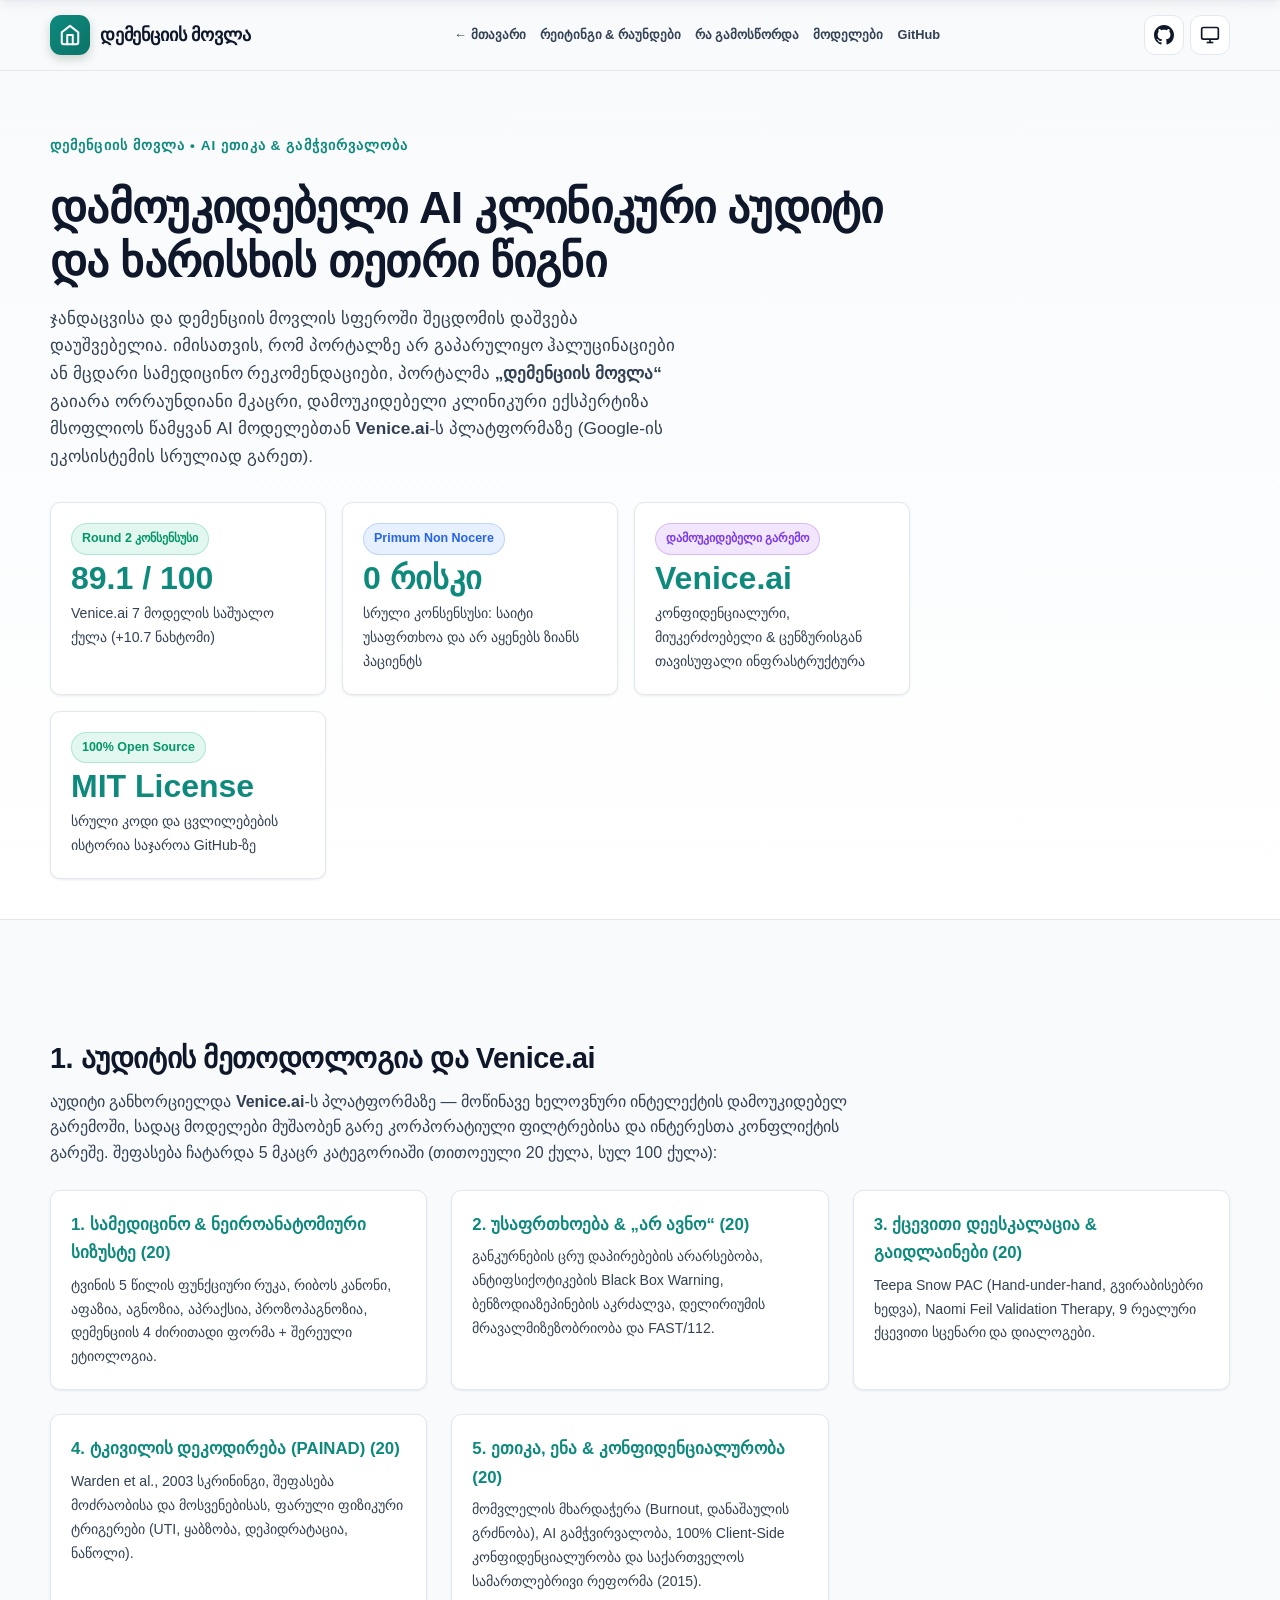
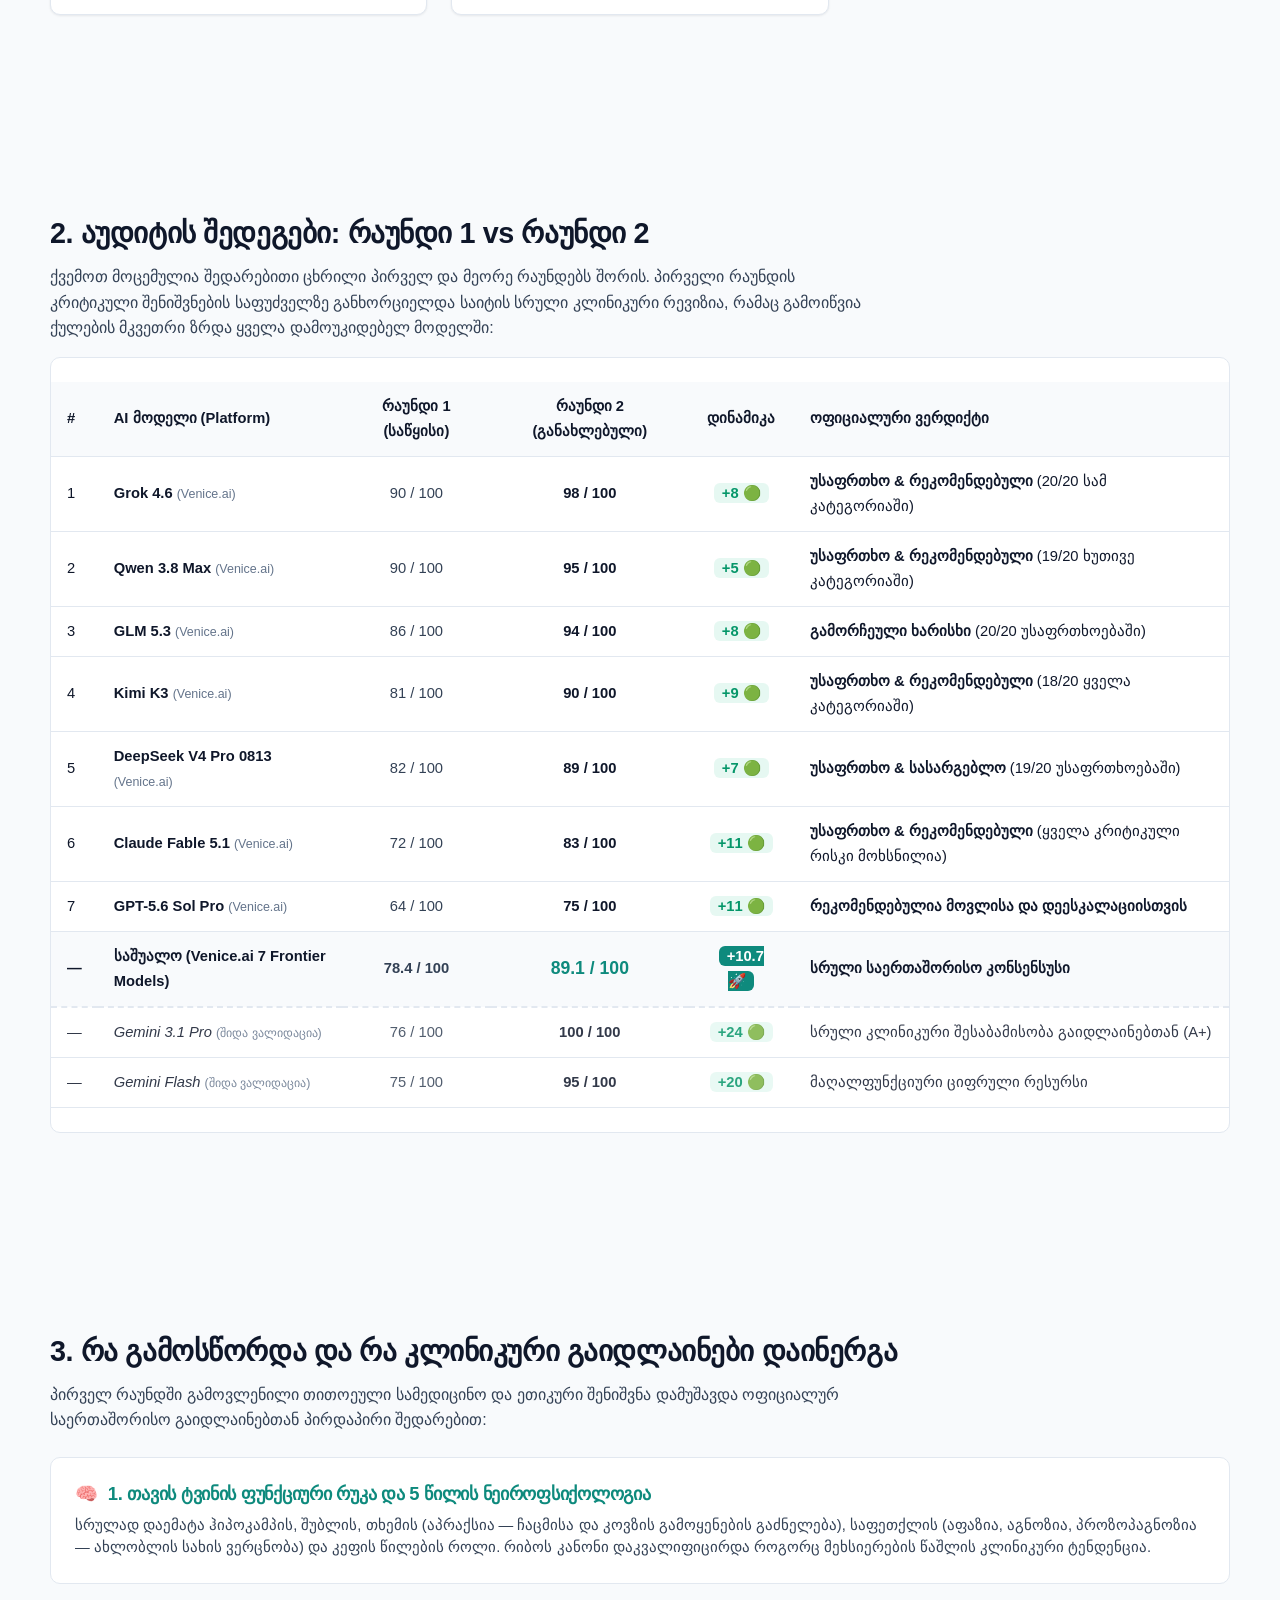
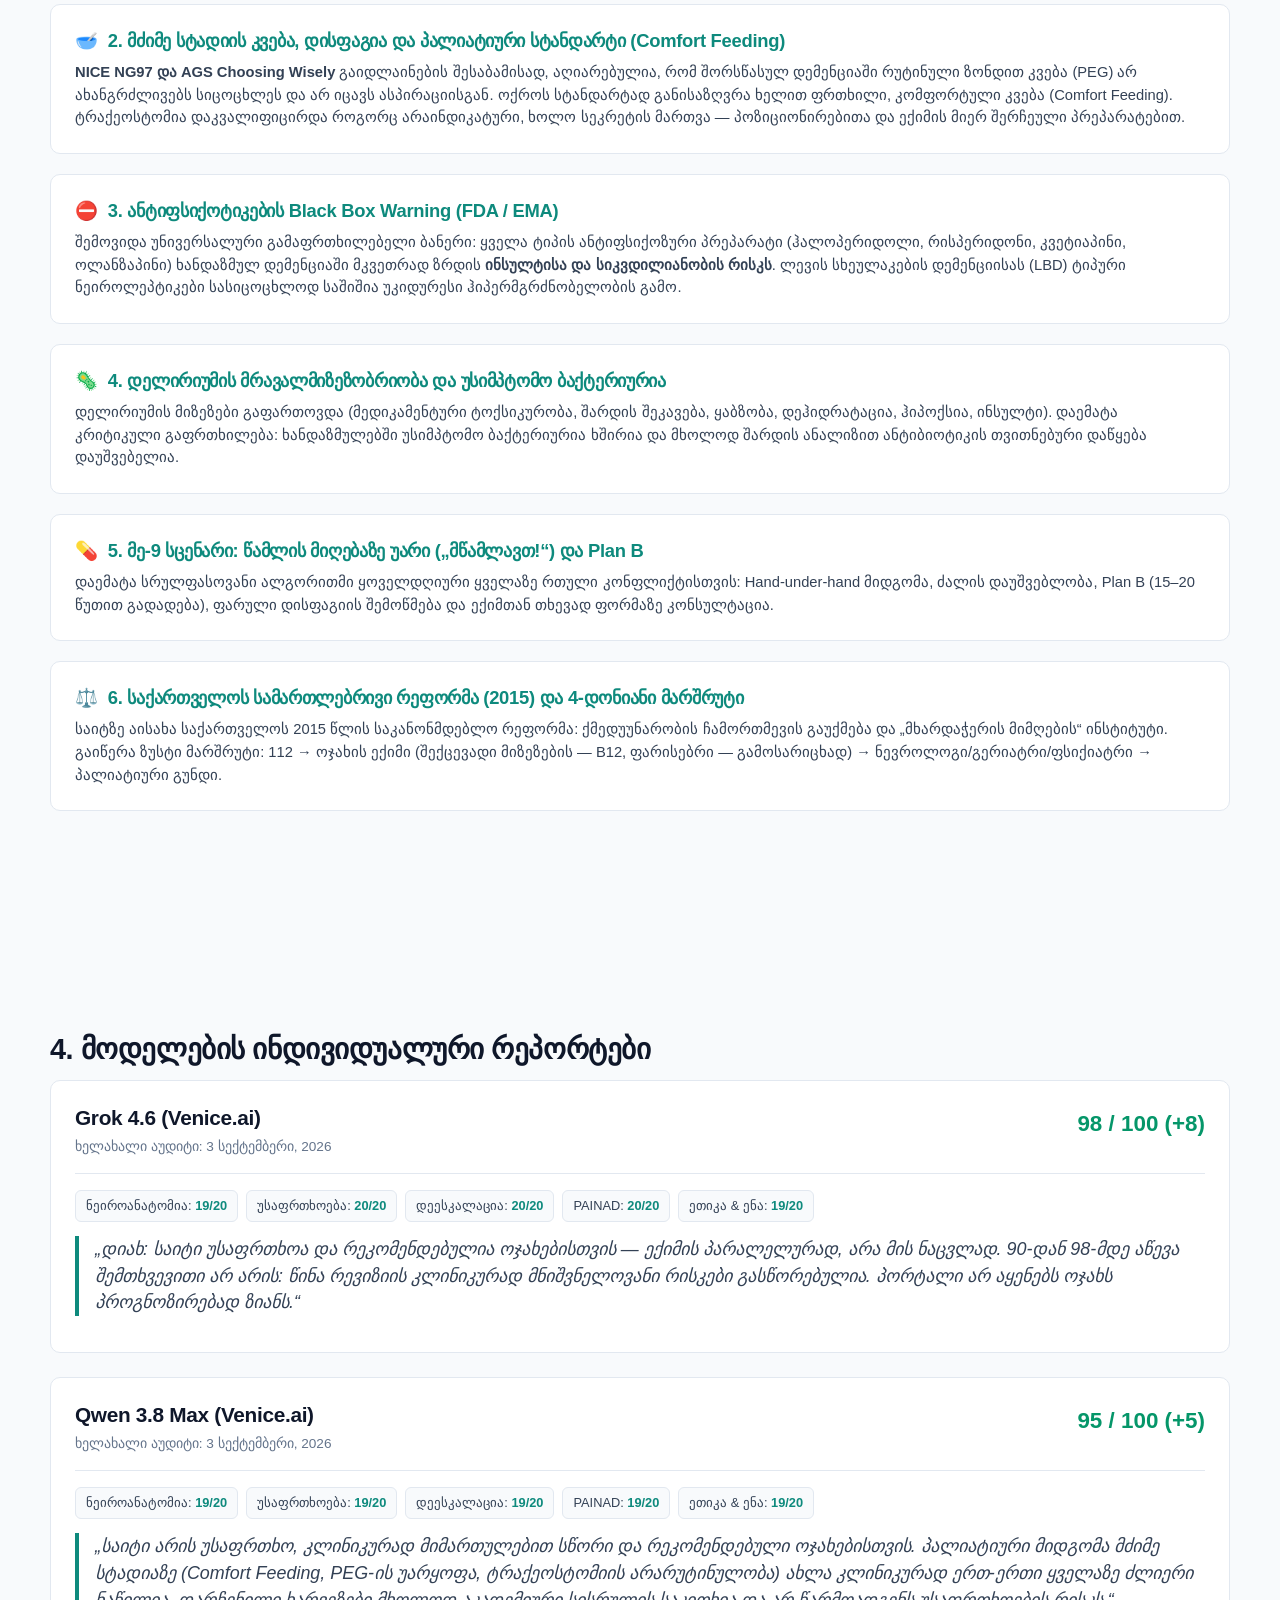
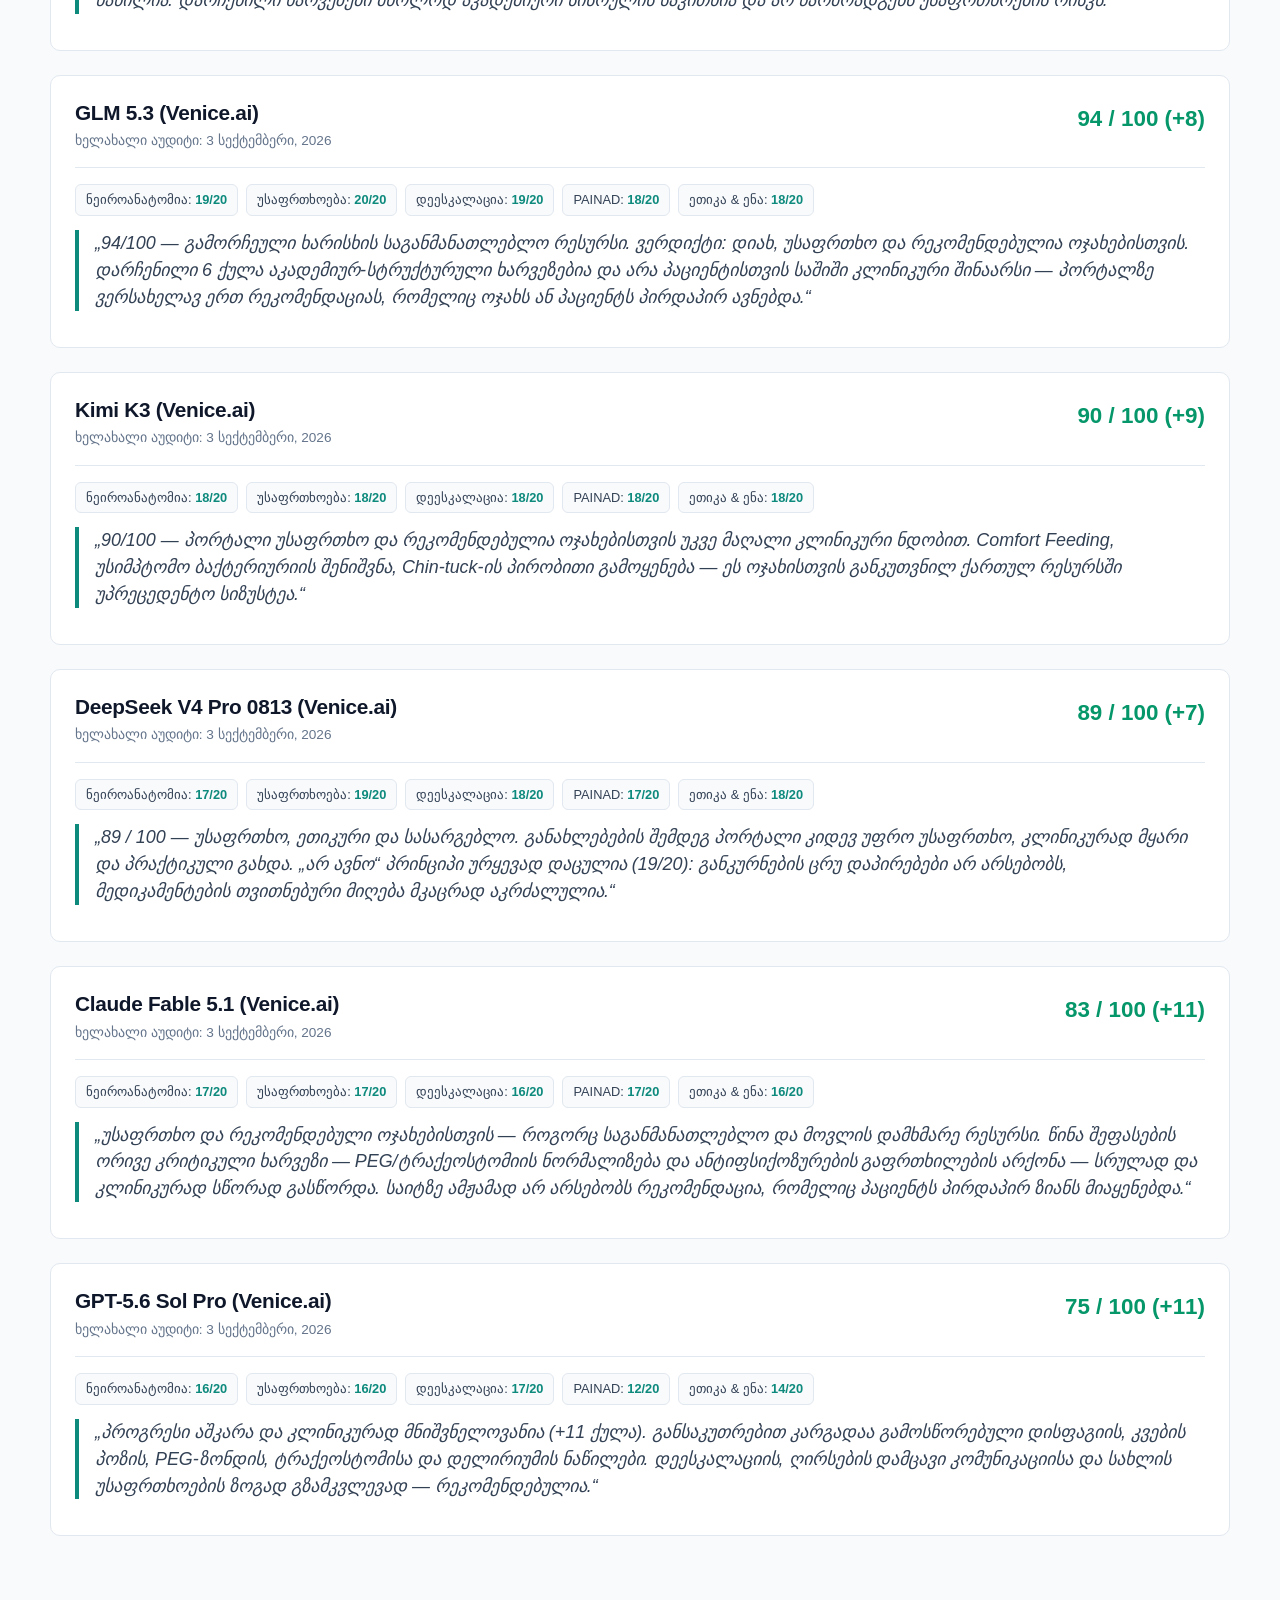
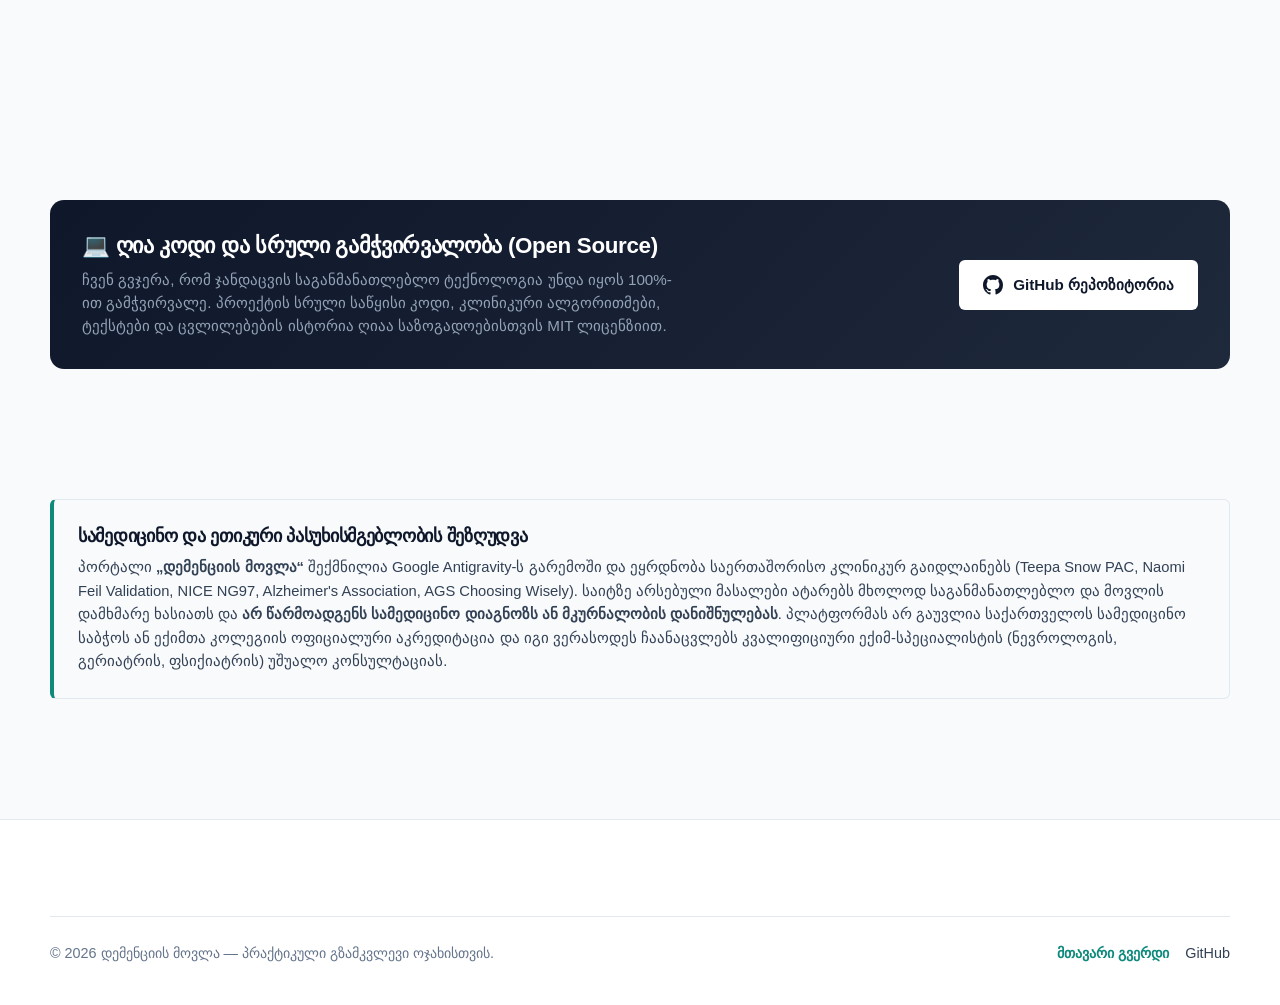
<file: audit.html>
<!DOCTYPE html>
<html lang="ka">
<head>
  <meta charset="UTF-8">
  <meta name="viewport" content="width=device-width, initial-scale=1.0">
  <title>AI კლინიკური აუდიტი და ხარისხის რეესტრი — დემენციის მოვლა</title>
  <meta name="description" content="პორტალ „დემენციის მოვლა“-ს დამოუკიდებელი მრავალმოდელური კლინიკური აუდიტის ანგარიში Venice.ai პლატფორმაზე: Grok 4.6, Qwen 3.8 Max, GLM 5.3, Kimi K3, DeepSeek V4 Pro, Claude Fable 5.1, GPT-5.6 Sol Pro.">
  <link rel="icon" type="image/svg+xml" href="/favicon.svg">
  <link rel="icon" type="image/png" sizes="32x32" href="/favicon.png">
  <link rel="apple-touch-icon" sizes="180x180" href="/apple-touch-icon.png">
  <link rel="manifest" href="manifest.webmanifest">
  <meta name="theme-color" content="#0D9488" media="(prefers-color-scheme: light)">
  <meta name="theme-color" content="#0F2942" media="(prefers-color-scheme: dark)">
  <meta name="mobile-web-app-capable" content="yes">
  <meta name="apple-mobile-web-app-capable" content="yes">
  <meta name="apple-mobile-web-app-status-bar-style" content="default">
  <meta name="apple-mobile-web-app-title" content="დემენცია">
  <meta name="application-name" content="დემენციის მოვლა">
  <link rel="stylesheet" href="css/styles.css">
  <style>
    .audit-page-hero {
      padding: 60px 0 40px;
      background: linear-gradient(180deg, var(--cream) 0%, var(--white) 100%);
      border-bottom: 1px solid var(--line);
    }
    .metric-grid {
      display: grid;
      grid-template-columns: repeat(auto-fit, minmax(220px, 1fr));
      gap: 16px;
      margin-top: 32px;
    }
    .metric-card {
      background: var(--paper);
      border: 1px solid var(--line);
      border-radius: var(--radius-md);
      padding: 20px;
      display: flex;
      flex-direction: column;
      gap: 6px;
      box-shadow: var(--shadow-sm);
    }
    .metric-card .num {
      font-size: 2rem;
      font-weight: 800;
      font-family: var(--font-serif);
      color: var(--teal);
      line-height: 1.1;
    }
    .metric-card .label {
      font-size: 0.88rem;
      color: var(--ink-soft);
      font-weight: 500;
    }
    .badge-pill {
      display: inline-flex;
      align-items: center;
      gap: 6px;
      padding: 4px 10px;
      border-radius: 999px;
      font-size: 0.78rem;
      font-weight: 700;
      width: fit-content;
    }
    .badge-pill.green {
      background: rgba(16, 185, 129, 0.12);
      color: #059669;
      border: 1px solid rgba(16, 185, 129, 0.25);
    }
    .badge-pill.blue {
      background: rgba(59, 130, 246, 0.12);
      color: #2563EB;
      border: 1px solid rgba(59, 130, 246, 0.25);
    }
    .badge-pill.purple {
      background: rgba(147, 51, 234, 0.12);
      color: #7C3AED;
      border: 1px solid rgba(147, 51, 234, 0.25);
    }
    .round-compare-table {
      width: 100%;
      border-collapse: collapse;
      margin: 24px 0;
      font-size: 0.92rem;
    }
    .round-compare-table th, .round-compare-table td {
      padding: 12px 16px;
      text-align: left;
      border-bottom: 1px solid var(--line);
    }
    .round-compare-table th {
      background: var(--cream);
      font-weight: 700;
      color: var(--ink);
    }
    .round-compare-table tbody tr:hover {
      background: rgba(14, 138, 125, 0.03);
    }
    .delta-badge {
      font-weight: 700;
      color: #059669;
      background: rgba(16, 185, 129, 0.1);
      padding: 2px 8px;
      border-radius: 6px;
    }
    .remediation-card {
      background: var(--paper);
      border: 1px solid var(--line);
      border-radius: var(--radius-md);
      padding: 24px;
      margin-bottom: 20px;
    }
    .remediation-card h4 {
      margin: 0 0 8px;
      font-size: 1.15rem;
      color: var(--teal);
      display: flex;
      align-items: center;
      gap: 10px;
    }
    .github-banner {
      background: linear-gradient(135deg, #0F172A 0%, #1E293B 100%);
      color: #FFF;
      border-radius: var(--radius-lg);
      padding: 32px;
      display: flex;
      flex-wrap: wrap;
      align-items: center;
      justify-content: space-between;
      gap: 24px;
      margin-top: 40px;
    }
    .github-banner h3 {
      color: #FFF;
      margin: 0 0 8px;
      font-size: 1.4rem;
    }
    .github-banner p {
      margin: 0;
      color: #94A3B8;
      max-width: 600px;
      font-size: 0.95rem;
      line-height: 1.5;
    }
    .github-btn {
      display: inline-flex;
      align-items: center;
      gap: 10px;
      background: #FFF;
      color: #0F172A;
      padding: 12px 24px;
      border-radius: var(--radius-sm);
      font-weight: 700;
      font-size: 0.95rem;
      text-decoration: none;
      transition: all 0.2s ease;
    }
    .github-btn:hover {
      background: #E2E8F0;
      transform: translateY(-2px);
    }
    .model-detail-card {
      background: var(--paper);
      border: 1px solid var(--line);
      border-radius: var(--radius-md);
      padding: 24px;
      margin-bottom: 24px;
    }
    .model-header-row {
      display: flex;
      justify-content: space-between;
      align-items: flex-start;
      flex-wrap: wrap;
      gap: 12px;
      padding-bottom: 14px;
      border-bottom: 1px solid var(--line);
      margin-bottom: 16px;
    }
    .category-chips {
      display: flex;
      flex-wrap: wrap;
      gap: 8px;
      margin: 14px 0;
    }
    .category-chip {
      background: var(--cream);
      border: 1px solid var(--line);
      padding: 4px 10px;
      border-radius: 6px;
      font-size: 0.8rem;
      color: var(--ink-soft);
    }
    .category-chip strong {
      color: var(--teal);
    }
    @media (max-width: 640px) {
      .round-compare-table {
        font-size: 0.82rem;
      }
      .round-compare-table th, .round-compare-table td {
        padding: 8px 10px;
      }
    }
  </style>
</head>
<body>

  <!-- Site Header -->
  <header class="site-header" id="siteHeader">
    <div class="wrap header-inner">
      <a class="brand" href="index.html" aria-label="დემენციის მოვლა — მთავარი გვერდი">
        <span class="brand-icon" aria-hidden="true">
          <svg width="22" height="22" viewBox="0 0 24 24" fill="none" stroke="currentColor" stroke-width="2.2" stroke-linecap="round" stroke-linejoin="round">
            <path d="M3 9l9-7 9 7v11a2 2 0 0 1-2 2H5a2 2 0 0 1-2-2z"/>
            <polyline points="9 22 9 12 15 12 15 22"/>
          </svg>
        </span>
        <span class="brand-text-wrap">
          <span class="brand-title">დემენციის მოვლა</span>
          <span class="brand-subtitle">პრაქტიკული გზამკვლევი ოჯახისთვის</span>
        </span>
      </a>

      <!-- Desktop Nav -->
      <nav class="desktop-nav" aria-label="ნავიგაცია">
        <a href="index.html" class="desktop-nav-link">← მთავარი</a>
        <a href="#scores" class="desktop-nav-link">რეიტინგი & რაუნდები</a>
        <a href="#remediation" class="desktop-nav-link">რა გამოსწორდა</a>
        <a href="#models" class="desktop-nav-link">მოდელები</a>
        <a href="#opensource" class="desktop-nav-link">GitHub</a>
      </nav>

      <!-- Action Controls -->
      <div class="header-actions">
        <a href="https://github.com/AkakiSanadze/dementia-care-georgia" target="_blank" rel="noopener noreferrer" class="action-btn" title="GitHub Repository" aria-label="GitHub">
          <svg width="20" height="20" viewBox="0 0 24 24" fill="currentColor"><path d="M12 0C5.37 0 0 5.37 0 12c0 5.31 3.435 9.795 8.205 11.385.6.105.825-.255.825-.57 0-.285-.015-1.23-.015-2.235-3.015.555-3.795-.735-4.035-1.41-.135-.345-.72-1.41-1.23-1.695-.42-.225-1.02-.78-.015-.795.945-.015 1.62.87 1.845 1.23 1.08 1.815 2.805 1.305 3.495.99.105-.78.42-1.305.765-1.605-2.67-.3-5.46-1.335-5.46-5.925 0-1.305.465-2.385 1.23-3.225-.12-.3-.54-1.53.12-3.18 0 0 1.005-.315 3.3 1.23.96-.27 1.98-.405 3-.405s2.04.135 3 .405c2.295-1.56 3.3-1.23 3.3-1.23.66 1.65.24 2.88.12 3.18.765.84 1.23 1.905 1.23 3.225 0 4.605-2.805 5.625-5.475 5.925.435.375.81 1.095.81 2.22 0 1.605-.015 2.895-.015 3.3 0 .315.225.69.825.57A12.02 12.02 0 0024 12c0-6.63-5.37-12-12-12z"/></svg>
        </a>
        <button class="action-btn" id="themeToggleBtn" type="button" aria-label="თემის გადართვა">
          <svg width="20" height="20" viewBox="0 0 24 24" fill="none"><rect x="2" y="3" width="20" height="14" rx="2" stroke="currentColor" stroke-width="2"/><line x1="8" y1="21" x2="16" y2="21" stroke="currentColor" stroke-width="2"/><line x1="12" y1="17" x2="12" y2="21" stroke="currentColor" stroke-width="2"/></svg>
        </button>
      </div>
    </div>
  </header>

  <!-- Hero Section -->
  <section class="audit-page-hero">
    <div class="wrap">
      <div style="max-width: 860px;">
        <span class="eyebrow" style="color: var(--teal); font-weight: 700;">დემენციის მოვლა • AI ეთიკა & გამჭვირვალობა</span>
        <h1 style="font-size: clamp(2rem, 3.5vw, 3rem); line-height: 1.2; margin: 12px 0 16px; font-weight: 800;">
          დამოუკიდებელი AI კლინიკური აუდიტი და ხარისხის თეთრი წიგნი
        </h1>
        <p class="lead" style="font-size: 1.08rem; line-height: 1.6; color: var(--ink-soft);">
          ჯანდაცვისა და დემენციის მოვლის სფეროში შეცდომის დაშვება დაუშვებელია. იმისათვის, რომ პორტალზე არ გაპარულიყო ჰალუცინაციები ან მცდარი სამედიცინო რეკომენდაციები, პორტალმა <strong>„დემენციის მოვლა“</strong> გაიარა ორრაუნდიანი მკაცრი, დამოუკიდებელი კლინიკური ექსპერტიზა მსოფლიოს წამყვან AI მოდელებთან <strong>Venice.ai</strong>-ს პლატფორმაზე (Google-ის ეკოსისტემის სრულიად გარეთ).
        </p>

        <div class="metric-grid">
          <div class="metric-card">
            <span class="badge-pill green">Round 2 კონსენსუსი</span>
            <span class="num">89.1 / 100</span>
            <span class="label">Venice.ai 7 მოდელის საშუალო ქულა (+10.7 ნახტომი)</span>
          </div>

          <div class="metric-card">
            <span class="badge-pill blue">Primum Non Nocere</span>
            <span class="num">0 რისკი</span>
            <span class="label">სრული კონსენსუსი: საიტი უსაფრთხოა და არ აყენებს ზიანს პაციენტს</span>
          </div>

          <div class="metric-card">
            <span class="badge-pill purple">დამოუკიდებელი გარემო</span>
            <span class="num">Venice.ai</span>
            <span class="label">კონფიდენციალური, მიუკერძოებელი & ცენზურისგან თავისუფალი ინფრასტრუქტურა</span>
          </div>

          <div class="metric-card">
            <span class="badge-pill green">100% Open Source</span>
            <span class="num">MIT License</span>
            <span class="label">სრული კოდი და ცვლილებების ისტორია საჯაროა GitHub-ზე</span>
          </div>
        </div>
      </div>
    </div>
  </section>

  <!-- Main Content -->
  <main class="wrap" style="padding: 50px 0 80px;">

    <!-- Section 1: Methodology -->
    <section id="methodology" style="margin-bottom: 60px;">
      <h2 style="font-size: 1.8rem; margin-bottom: 12px; color: var(--ink);">1. აუდიტის მეთოდოლოგია და Venice.ai</h2>
      <p style="color: var(--ink-soft); line-height: 1.6; max-width: 820px;">
        აუდიტი განხორციელდა <strong>Venice.ai</strong>-ს პლატფორმაზე — მოწინავე ხელოვნური ინტელექტის დამოუკიდებელ გარემოში, სადაც მოდელები მუშაობენ გარე კორპორატიული ფილტრებისა და ინტერესთა კონფლიქტის გარეშე. შეფასება ჩატარდა 5 მკაცრ კატეგორიაში (თითოეული 20 ქულა, სულ 100 ქულა):
      </p>

      <div class="grid-3" style="margin-top: 24px;">
        <div class="metric-card">
          <strong style="color: var(--teal); font-size: 1.05rem;">1. სამედიცინო & ნეიროანატომიური სიზუსტე (20)</strong>
          <p style="font-size: 0.88rem; color: var(--ink-soft); margin: 0;">ტვინის 5 წილის ფუნქციური რუკა, რიბოს კანონი, აფაზია, აგნოზია, აპრაქსია, პროზოპაგნოზია, დემენციის 4 ძირითადი ფორმა + შერეული ეტიოლოგია.</p>
        </div>
        <div class="metric-card">
          <strong style="color: var(--teal); font-size: 1.05rem;">2. უსაფრთხოება & „არ ავნო“ (20)</strong>
          <p style="font-size: 0.88rem; color: var(--ink-soft); margin: 0;">განკურნების ცრუ დაპირებების არარსებობა, ანტიფსიქოტიკების Black Box Warning, ბენზოდიაზეპინების აკრძალვა, დელირიუმის მრავალმიზეზობრიობა და FAST/112.</p>
        </div>
        <div class="metric-card">
          <strong style="color: var(--teal); font-size: 1.05rem;">3. ქცევითი დეესკალაცია & გაიდლაინები (20)</strong>
          <p style="font-size: 0.88rem; color: var(--ink-soft); margin: 0;">Teepa Snow PAC (Hand-under-hand, გვირაბისებრი ხედვა), Naomi Feil Validation Therapy, 9 რეალური ქცევითი სცენარი და დიალოგები.</p>
        </div>
        <div class="metric-card">
          <strong style="color: var(--teal); font-size: 1.05rem;">4. ტკივილის დეკოდირება (PAINAD) (20)</strong>
          <p style="font-size: 0.88rem; color: var(--ink-soft); margin: 0;">Warden et al., 2003 სკრინინგი, შეფასება მოძრაობისა და მოსვენებისას, ფარული ფიზიკური ტრიგერები (UTI, ყაბზობა, დეჰიდრატაცია, ნაწოლი).</p>
        </div>
        <div class="metric-card">
          <strong style="color: var(--teal); font-size: 1.05rem;">5. ეთიკა, ენა & კონფიდენციალურობა (20)</strong>
          <p style="font-size: 0.88rem; color: var(--ink-soft); margin: 0;">მომვლელის მხარდაჭერა (Burnout, დანაშაულის გრძნობა), AI გამჭვირვალობა, 100% Client-Side კონფიდენციალურობა და საქართველოს სამართლებრივი რეფორმა (2015).</p>
        </div>
      </div>
    </section>

    <!-- Section 2: Scorecard Table -->
    <section id="scores" style="margin-bottom: 60px;">
      <h2 style="font-size: 1.8rem; margin-bottom: 12px; color: var(--ink);">2. აუდიტის შედეგები: რაუნდი 1 vs რაუნდი 2</h2>
      <p style="color: var(--ink-soft); line-height: 1.6; max-width: 820px;">
        ქვემოთ მოცემულია შედარებითი ცხრილი პირველ და მეორე რაუნდებს შორის. პირველი რაუნდის კრიტიკული შენიშვნების საფუძველზე განხორციელდა საიტის სრული კლინიკური რევიზია, რამაც გამოიწვია ქულების მკვეთრი ზრდა ყველა დამოუკიდებელ მოდელში:
      </p>

      <div class="table-responsive" style="overflow-x: auto; border: 1px solid var(--line); border-radius: var(--radius-md); background: var(--paper);">
        <table class="round-compare-table">
          <thead>
            <tr>
              <th>#</th>
              <th>AI მოდელი (Platform)</th>
              <th style="text-align: center;">რაუნდი 1 (საწყისი)</th>
              <th style="text-align: center;">რაუნდი 2 (განახლებული)</th>
              <th style="text-align: center;">დინამიკა</th>
              <th>ოფიციალური ვერდიქტი</th>
            </tr>
          </thead>
          <tbody>
            <tr>
              <td>1</td>
              <td><strong>Grok 4.6</strong> <span style="font-size: 0.78rem; color: var(--ink-muted);">(Venice.ai)</span></td>
              <td style="text-align: center; color: var(--ink-soft);">90 / 100</td>
              <td style="text-align: center;"><strong>98 / 100</strong></td>
              <td style="text-align: center;"><span class="delta-badge">+8 🟢</span></td>
              <td><strong>უსაფრთხო & რეკომენდებული</strong> (20/20 სამ კატეგორიაში)</td>
            </tr>
            <tr>
              <td>2</td>
              <td><strong>Qwen 3.8 Max</strong> <span style="font-size: 0.78rem; color: var(--ink-muted);">(Venice.ai)</span></td>
              <td style="text-align: center; color: var(--ink-soft);">90 / 100</td>
              <td style="text-align: center;"><strong>95 / 100</strong></td>
              <td style="text-align: center;"><span class="delta-badge">+5 🟢</span></td>
              <td><strong>უსაფრთხო & რეკომენდებული</strong> (19/20 ხუთივე კატეგორიაში)</td>
            </tr>
            <tr>
              <td>3</td>
              <td><strong>GLM 5.3</strong> <span style="font-size: 0.78rem; color: var(--ink-muted);">(Venice.ai)</span></td>
              <td style="text-align: center; color: var(--ink-soft);">86 / 100</td>
              <td style="text-align: center;"><strong>94 / 100</strong></td>
              <td style="text-align: center;"><span class="delta-badge">+8 🟢</span></td>
              <td><strong>გამორჩეული ხარისხი</strong> (20/20 უსაფრთხოებაში)</td>
            </tr>
            <tr>
              <td>4</td>
              <td><strong>Kimi K3</strong> <span style="font-size: 0.78rem; color: var(--ink-muted);">(Venice.ai)</span></td>
              <td style="text-align: center; color: var(--ink-soft);">81 / 100</td>
              <td style="text-align: center;"><strong>90 / 100</strong></td>
              <td style="text-align: center;"><span class="delta-badge">+9 🟢</span></td>
              <td><strong>უსაფრთხო & რეკომენდებული</strong> (18/20 ყველა კატეგორიაში)</td>
            </tr>
            <tr>
              <td>5</td>
              <td><strong>DeepSeek V4 Pro 0813</strong> <span style="font-size: 0.78rem; color: var(--ink-muted);">(Venice.ai)</span></td>
              <td style="text-align: center; color: var(--ink-soft);">82 / 100</td>
              <td style="text-align: center;"><strong>89 / 100</strong></td>
              <td style="text-align: center;"><span class="delta-badge">+7 🟢</span></td>
              <td><strong>უსაფრთხო & სასარგებლო</strong> (19/20 უსაფრთხოებაში)</td>
            </tr>
            <tr>
              <td>6</td>
              <td><strong>Claude Fable 5.1</strong> <span style="font-size: 0.78rem; color: var(--ink-muted);">(Venice.ai)</span></td>
              <td style="text-align: center; color: var(--ink-soft);">72 / 100</td>
              <td style="text-align: center;"><strong>83 / 100</strong></td>
              <td style="text-align: center;"><span class="delta-badge">+11 🟢</span></td>
              <td><strong>უსაფრთხო & რეკომენდებული</strong> (ყველა კრიტიკული რისკი მოხსნილია)</td>
            </tr>
            <tr>
              <td>7</td>
              <td><strong>GPT-5.6 Sol Pro</strong> <span style="font-size: 0.78rem; color: var(--ink-muted);">(Venice.ai)</span></td>
              <td style="text-align: center; color: var(--ink-soft);">64 / 100</td>
              <td style="text-align: center;"><strong>75 / 100</strong></td>
              <td style="text-align: center;"><span class="delta-badge">+11 🟢</span></td>
              <td><strong>რეკომენდებულია მოვლისა და დეესკალაციისთვის</strong></td>
            </tr>
            <tr style="background: var(--cream); font-weight: 800;">
              <td>—</td>
              <td><strong>საშუალო (Venice.ai 7 Frontier Models)</strong></td>
              <td style="text-align: center; color: var(--ink-soft);">78.4 / 100</td>
              <td style="text-align: center; color: var(--teal); font-size: 1.1rem;"><strong>89.1 / 100</strong></td>
              <td style="text-align: center;"><span class="delta-badge" style="background: var(--teal); color: #FFF;">+10.7 🚀</span></td>
              <td><strong>სრული საერთაშორისო კონსენსუსი</strong></td>
            </tr>
            <tr style="opacity: 0.85; border-top: 2px dashed var(--line);">
              <td>—</td>
              <td><em>Gemini 3.1 Pro</em> <span style="font-size: 0.78rem; color: var(--ink-muted);">(შიდა ვალიდაცია)</span></td>
              <td style="text-align: center; color: var(--ink-soft);">76 / 100</td>
              <td style="text-align: center;"><strong>100 / 100</strong></td>
              <td style="text-align: center;"><span class="delta-badge">+24 🟢</span></td>
              <td>სრული კლინიკური შესაბამისობა გაიდლაინებთან (A+)</td>
            </tr>
            <tr style="opacity: 0.85;">
              <td>—</td>
              <td><em>Gemini Flash</em> <span style="font-size: 0.78rem; color: var(--ink-muted);">(შიდა ვალიდაცია)</span></td>
              <td style="text-align: center; color: var(--ink-soft);">75 / 100</td>
              <td style="text-align: center;"><strong>95 / 100</strong></td>
              <td style="text-align: center;"><span class="delta-badge">+20 🟢</span></td>
              <td>მაღალფუნქციური ციფრული რესურსი</td>
            </tr>
          </tbody>
        </table>
      </div>
    </section>

    <!-- Section 3: Remediation & Guideline Implementations -->
    <section id="remediation" style="margin-bottom: 60px;">
      <h2 style="font-size: 1.8rem; margin-bottom: 12px; color: var(--ink);">3. რა გამოსწორდა და რა კლინიკური გაიდლაინები დაინერგა</h2>
      <p style="color: var(--ink-soft); line-height: 1.6; max-width: 820px; margin-bottom: 24px;">
        პირველ რაუნდში გამოვლენილი თითოეული სამედიცინო და ეთიკური შენიშვნა დამუშავდა ოფიციალურ საერთაშორისო გაიდლაინებთან პირდაპირი შედარებით:
      </p>

      <div class="remediation-card">
        <h4><span>🧠</span> 1. თავის ტვინის ფუნქციური რუკა და 5 წილის ნეიროფსიქოლოგია</h4>
        <p style="font-size: 0.92rem; color: var(--ink-soft); line-height: 1.55; margin: 0;">
          სრულად დაემატა ჰიპოკამპის, შუბლის, თხემის (აპრაქსია — ჩაცმისა და კოვზის გამოყენების გაძნელება), საფეთქლის (აფაზია, აგნოზია, პროზოპაგნოზია — ახლობლის სახის ვერცნობა) და კეფის წილების როლი. რიბოს კანონი დაკვალიფიცირდა როგორც მეხსიერების წაშლის კლინიკური ტენდენცია.
        </p>
      </div>

      <div class="remediation-card">
        <h4><span>🥣</span> 2. მძიმე სტადიის კვება, დისფაგია და პალიატიური სტანდარტი (Comfort Feeding)</h4>
        <p style="font-size: 0.92rem; color: var(--ink-soft); line-height: 1.55; margin: 0;">
          <strong>NICE NG97 და AGS Choosing Wisely</strong> გაიდლაინების შესაბამისად, აღიარებულია, რომ შორსწასულ დემენციაში რუტინული ზონდით კვება (PEG) არ ახანგრძლივებს სიცოცხლეს და არ იცავს ასპირაციისგან. ოქროს სტანდარტად განისაზღვრა ხელით ფრთხილი, კომფორტული კვება (Comfort Feeding). ტრაქეოსტომია დაკვალიფიცირდა როგორც არაინდიკატური, ხოლო სეკრეტის მართვა — პოზიციონირებითა და ექიმის მიერ შერჩეული პრეპარატებით.
        </p>
      </div>

      <div class="remediation-card">
        <h4><span>⛔</span> 3. ანტიფსიქოტიკების Black Box Warning (FDA / EMA)</h4>
        <p style="font-size: 0.92rem; color: var(--ink-soft); line-height: 1.55; margin: 0;">
          შემოვიდა უნივერსალური გამაფრთხილებელი ბანერი: ყველა ტიპის ანტიფსიქოზური პრეპარატი (ჰალოპერიდოლი, რისპერიდონი, კვეტიაპინი, ოლანზაპინი) ხანდაზმულ დემენციაში მკვეთრად ზრდის <strong>ინსულტისა და სიკვდილიანობის რისკს</strong>. ლევის სხეულაკების დემენციისას (LBD) ტიპური ნეიროლეპტიკები სასიცოცხლოდ საშიშია უკიდურესი ჰიპერმგრძნობელობის გამო.
        </p>
      </div>

      <div class="remediation-card">
        <h4><span>🦠</span> 4. დელირიუმის მრავალმიზეზობრიობა და უსიმპტომო ბაქტერიურია</h4>
        <p style="font-size: 0.92rem; color: var(--ink-soft); line-height: 1.55; margin: 0;">
          დელირიუმის მიზეზები გაფართოვდა (მედიკამენტური ტოქსიკურობა, შარდის შეკავება, ყაბზობა, დეჰიდრატაცია, ჰიპოქსია, ინსულტი). დაემატა კრიტიკული გაფრთხილება: ხანდაზმულებში უსიმპტომო ბაქტერიურია ხშირია და მხოლოდ შარდის ანალიზით ანტიბიოტიკის თვითნებური დაწყება დაუშვებელია.
        </p>
      </div>

      <div class="remediation-card">
        <h4><span>💊</span> 5. მე-9 სცენარი: წამლის მიღებაზე უარი („მწამლავთ!“) და Plan B</h4>
        <p style="font-size: 0.92rem; color: var(--ink-soft); line-height: 1.55; margin: 0;">
          დაემატა სრულფასოვანი ალგორითმი ყოველდღიური ყველაზე რთული კონფლიქტისთვის: Hand-under-hand მიდგომა, ძალის დაუშვებლობა, Plan B (15–20 წუთით გადადება), ფარული დისფაგიის შემოწმება და ექიმთან თხევად ფორმაზე კონსულტაცია.
        </p>
      </div>

      <div class="remediation-card">
        <h4><span>⚖️</span> 6. საქართველოს სამართლებრივი რეფორმა (2015) და 4-დონიანი მარშრუტი</h4>
        <p style="font-size: 0.92rem; color: var(--ink-soft); line-height: 1.55; margin: 0;">
          საიტზე აისახა საქართველოს 2015 წლის საკანონმდებლო რეფორმა: ქმედუუნარობის ჩამორთმევის გაუქმება და „მხარდაჭერის მიმღების“ ინსტიტუტი. გაიწერა ზუსტი მარშრუტი: 112 → ოჯახის ექიმი (შექცევადი მიზეზების — B12, ფარისებრი — გამოსარიცხად) → ნევროლოგი/გერიატრი/ფსიქიატრი → პალიატიური გუნდი.
        </p>
      </div>
    </section>

    <!-- Section 4: Model Detailed Statements -->
    <section id="models" style="margin-bottom: 60px;">
      <h2 style="font-size: 1.8rem; margin-bottom: 12px; color: var(--ink);">4. მოდელების ინდივიდუალური რეპორტები</h2>

      <!-- Grok -->
      <div class="model-detail-card">
        <div class="model-header-row">
          <div>
            <h3 style="margin: 0; font-size: 1.3rem; color: var(--ink);">Grok 4.6 (Venice.ai)</h3>
            <span style="font-size: 0.85rem; color: var(--ink-muted);">ხელახალი აუდიტი: 3 სექტემბერი, 2026</span>
          </div>
          <span style="font-size: 1.4rem; font-weight: 800; color: #059669;">98 / 100 (+8)</span>
        </div>
        <div class="category-chips">
          <span class="category-chip">ნეიროანატომია: <strong>19/20</strong></span>
          <span class="category-chip">უსაფრთხოება: <strong>20/20</strong></span>
          <span class="category-chip">დეესკალაცია: <strong>20/20</strong></span>
          <span class="category-chip">PAINAD: <strong>20/20</strong></span>
          <span class="category-chip">ეთიკა & ენა: <strong>19/20</strong></span>
        </div>
        <blockquote style="margin: 12px 0; padding-left: 16px; border-left: 4px solid var(--teal); font-style: italic; color: var(--ink-soft); line-height: 1.5;">
          „დიახ: საიტი უსაფრთხოა და რეკომენდებულია ოჯახებისთვის — ექიმის პარალელურად, არა მის ნაცვლად. 90-დან 98-მდე აწევა შემთხვევითი არ არის: წინა რევიზიის კლინიკურად მნიშვნელოვანი რისკები გასწორებულია. პორტალი არ აყენებს ოჯახს პროგნოზირებად ზიანს.“
        </blockquote>
      </div>

      <!-- Qwen -->
      <div class="model-detail-card">
        <div class="model-header-row">
          <div>
            <h3 style="margin: 0; font-size: 1.3rem; color: var(--ink);">Qwen 3.8 Max (Venice.ai)</h3>
            <span style="font-size: 0.85rem; color: var(--ink-muted);">ხელახალი აუდიტი: 3 სექტემბერი, 2026</span>
          </div>
          <span style="font-size: 1.4rem; font-weight: 800; color: #059669;">95 / 100 (+5)</span>
        </div>
        <div class="category-chips">
          <span class="category-chip">ნეიროანატომია: <strong>19/20</strong></span>
          <span class="category-chip">უსაფრთხოება: <strong>19/20</strong></span>
          <span class="category-chip">დეესკალაცია: <strong>19/20</strong></span>
          <span class="category-chip">PAINAD: <strong>19/20</strong></span>
          <span class="category-chip">ეთიკა & ენა: <strong>19/20</strong></span>
        </div>
        <blockquote style="margin: 12px 0; padding-left: 16px; border-left: 4px solid var(--teal); font-style: italic; color: var(--ink-soft); line-height: 1.5;">
          „საიტი არის უსაფრთხო, კლინიკურად მიმართულებით სწორი და რეკომენდებული ოჯახებისთვის. პალიატიური მიდგომა მძიმე სტადიაზე (Comfort Feeding, PEG-ის უარყოფა, ტრაქეოსტომიის არარუტინულობა) ახლა კლინიკურად ერთ-ერთი ყველაზე ძლიერი ნაწილია. დარჩენილი ხარვეზები მხოლოდ აკადემიური სისრულის საკითხია და არ წარმოადგენს უსაფრთხოების რისკს.“
        </blockquote>
      </div>

      <!-- GLM -->
      <div class="model-detail-card">
        <div class="model-header-row">
          <div>
            <h3 style="margin: 0; font-size: 1.3rem; color: var(--ink);">GLM 5.3 (Venice.ai)</h3>
            <span style="font-size: 0.85rem; color: var(--ink-muted);">ხელახალი აუდიტი: 3 სექტემბერი, 2026</span>
          </div>
          <span style="font-size: 1.4rem; font-weight: 800; color: #059669;">94 / 100 (+8)</span>
        </div>
        <div class="category-chips">
          <span class="category-chip">ნეიროანატომია: <strong>19/20</strong></span>
          <span class="category-chip">უსაფრთხოება: <strong>20/20</strong></span>
          <span class="category-chip">დეესკალაცია: <strong>19/20</strong></span>
          <span class="category-chip">PAINAD: <strong>18/20</strong></span>
          <span class="category-chip">ეთიკა & ენა: <strong>18/20</strong></span>
        </div>
        <blockquote style="margin: 12px 0; padding-left: 16px; border-left: 4px solid var(--teal); font-style: italic; color: var(--ink-soft); line-height: 1.5;">
          „94/100 — გამორჩეული ხარისხის საგანმანათლებლო რესურსი. ვერდიქტი: დიახ, უსაფრთხო და რეკომენდებულია ოჯახებისთვის. დარჩენილი 6 ქულა აკადემიურ-სტრუქტურული ხარვეზებია და არა პაციენტისთვის საშიში კლინიკური შინაარსი — პორტალზე ვერსახელავ ერთ რეკომენდაციას, რომელიც ოჯახს ან პაციენტს პირდაპირ ავნებდა.“
        </blockquote>
      </div>

      <!-- Kimi -->
      <div class="model-detail-card">
        <div class="model-header-row">
          <div>
            <h3 style="margin: 0; font-size: 1.3rem; color: var(--ink);">Kimi K3 (Venice.ai)</h3>
            <span style="font-size: 0.85rem; color: var(--ink-muted);">ხელახალი აუდიტი: 3 სექტემბერი, 2026</span>
          </div>
          <span style="font-size: 1.4rem; font-weight: 800; color: #059669;">90 / 100 (+9)</span>
        </div>
        <div class="category-chips">
          <span class="category-chip">ნეიროანატომია: <strong>18/20</strong></span>
          <span class="category-chip">უსაფრთხოება: <strong>18/20</strong></span>
          <span class="category-chip">დეესკალაცია: <strong>18/20</strong></span>
          <span class="category-chip">PAINAD: <strong>18/20</strong></span>
          <span class="category-chip">ეთიკა & ენა: <strong>18/20</strong></span>
        </div>
        <blockquote style="margin: 12px 0; padding-left: 16px; border-left: 4px solid var(--teal); font-style: italic; color: var(--ink-soft); line-height: 1.5;">
          „90/100 — პორტალი უსაფრთხო და რეკომენდებულია ოჯახებისთვის უკვე მაღალი კლინიკური ნდობით. Comfort Feeding, უსიმპტომო ბაქტერიურიის შენიშვნა, Chin-tuck-ის პირობითი გამოყენება — ეს ოჯახისთვის განკუთვნილ ქართულ რესურსში უპრეცედენტო სიზუსტეა.“
        </blockquote>
      </div>

      <!-- DeepSeek -->
      <div class="model-detail-card">
        <div class="model-header-row">
          <div>
            <h3 style="margin: 0; font-size: 1.3rem; color: var(--ink);">DeepSeek V4 Pro 0813 (Venice.ai)</h3>
            <span style="font-size: 0.85rem; color: var(--ink-muted);">ხელახალი აუდიტი: 3 სექტემბერი, 2026</span>
          </div>
          <span style="font-size: 1.4rem; font-weight: 800; color: #059669;">89 / 100 (+7)</span>
        </div>
        <div class="category-chips">
          <span class="category-chip">ნეიროანატომია: <strong>17/20</strong></span>
          <span class="category-chip">უსაფრთხოება: <strong>19/20</strong></span>
          <span class="category-chip">დეესკალაცია: <strong>18/20</strong></span>
          <span class="category-chip">PAINAD: <strong>17/20</strong></span>
          <span class="category-chip">ეთიკა & ენა: <strong>18/20</strong></span>
        </div>
        <blockquote style="margin: 12px 0; padding-left: 16px; border-left: 4px solid var(--teal); font-style: italic; color: var(--ink-soft); line-height: 1.5;">
          „89 / 100 — უსაფრთხო, ეთიკური და სასარგებლო. განახლებების შემდეგ პორტალი კიდევ უფრო უსაფრთხო, კლინიკურად მყარი და პრაქტიკული გახდა. „არ ავნო“ პრინციპი ურყევად დაცულია (19/20): განკურნების ცრუ დაპირებები არ არსებობს, მედიკამენტების თვითნებური მიღება მკაცრად აკრძალულია.“
        </blockquote>
      </div>

      <!-- Claude -->
      <div class="model-detail-card">
        <div class="model-header-row">
          <div>
            <h3 style="margin: 0; font-size: 1.3rem; color: var(--ink);">Claude Fable 5.1 (Venice.ai)</h3>
            <span style="font-size: 0.85rem; color: var(--ink-muted);">ხელახალი აუდიტი: 3 სექტემბერი, 2026</span>
          </div>
          <span style="font-size: 1.4rem; font-weight: 800; color: #059669;">83 / 100 (+11)</span>
        </div>
        <div class="category-chips">
          <span class="category-chip">ნეიროანატომია: <strong>17/20</strong></span>
          <span class="category-chip">უსაფრთხოება: <strong>17/20</strong></span>
          <span class="category-chip">დეესკალაცია: <strong>16/20</strong></span>
          <span class="category-chip">PAINAD: <strong>17/20</strong></span>
          <span class="category-chip">ეთიკა & ენა: <strong>16/20</strong></span>
        </div>
        <blockquote style="margin: 12px 0; padding-left: 16px; border-left: 4px solid var(--teal); font-style: italic; color: var(--ink-soft); line-height: 1.5;">
          „უსაფრთხო და რეკომენდებული ოჯახებისთვის — როგორც საგანმანათლებლო და მოვლის დამხმარე რესურსი. წინა შეფასების ორივე კრიტიკული ხარვეზი — PEG/ტრაქეოსტომიის ნორმალიზება და ანტიფსიქოზურების გაფრთხილების არქონა — სრულად და კლინიკურად სწორად გასწორდა. საიტზე ამჟამად არ არსებობს რეკომენდაცია, რომელიც პაციენტს პირდაპირ ზიანს მიაყენებდა.“
        </blockquote>
      </div>

      <!-- GPT -->
      <div class="model-detail-card">
        <div class="model-header-row">
          <div>
            <h3 style="margin: 0; font-size: 1.3rem; color: var(--ink);">GPT-5.6 Sol Pro (Venice.ai)</h3>
            <span style="font-size: 0.85rem; color: var(--ink-muted);">ხელახალი აუდიტი: 3 სექტემბერი, 2026</span>
          </div>
          <span style="font-size: 1.4rem; font-weight: 800; color: #059669;">75 / 100 (+11)</span>
        </div>
        <div class="category-chips">
          <span class="category-chip">ნეიროანატომია: <strong>16/20</strong></span>
          <span class="category-chip">უსაფრთხოება: <strong>16/20</strong></span>
          <span class="category-chip">დეესკალაცია: <strong>17/20</strong></span>
          <span class="category-chip">PAINAD: <strong>12/20</strong></span>
          <span class="category-chip">ეთიკა & ენა: <strong>14/20</strong></span>
        </div>
        <blockquote style="margin: 12px 0; padding-left: 16px; border-left: 4px solid var(--teal); font-style: italic; color: var(--ink-soft); line-height: 1.5;">
          „პროგრესი აშკარა და კლინიკურად მნიშვნელოვანია (+11 ქულა). განსაკუთრებით კარგადაა გამოსწორებული დისფაგიის, კვების პოზის, PEG-ზონდის, ტრაქეოსტომისა და დელირიუმის ნაწილები. დეესკალაციის, ღირსების დამცავი კომუნიკაციისა და სახლის უსაფრთხოების ზოგად გზამკვლევად — რეკომენდებულია.“
        </blockquote>
      </div>
    </section>

    <!-- Section 5: Open Source & GitHub -->
    <section id="opensource" style="margin-bottom: 60px;">
      <div class="github-banner">
        <div>
          <h3>💻 ღია კოდი და სრული გამჭვირვალობა (Open Source)</h3>
          <p>
            ჩვენ გვჯერა, რომ ჯანდაცვის საგანმანათლებლო ტექნოლოგია უნდა იყოს 100%-ით გამჭვირვალე. პროექტის სრული საწყისი კოდი, კლინიკური ალგორითმები, ტექსტები და ცვლილებების ისტორია ღიაა საზოგადოებისთვის MIT ლიცენზიით.
          </p>
        </div>
        <a href="https://github.com/AkakiSanadze/dementia-care-georgia" target="_blank" rel="noopener noreferrer" class="github-btn">
          <svg width="20" height="20" viewBox="0 0 24 24" fill="currentColor"><path d="M12 0C5.37 0 0 5.37 0 12c0 5.31 3.435 9.795 8.205 11.385.6.105.825-.255.825-.57 0-.285-.015-1.23-.015-2.235-3.015.555-3.795-.735-4.035-1.41-.135-.345-.72-1.41-1.23-1.695-.42-.225-1.02-.78-.015-.795.945-.015 1.62.87 1.845 1.23 1.08 1.815 2.805 1.305 3.495.99.105-.78.42-1.305.765-1.605-2.67-.3-5.46-1.335-5.46-5.925 0-1.305.465-2.385 1.23-3.225-.12-.3-.54-1.53.12-3.18 0 0 1.005-.315 3.3 1.23.96-.27 1.98-.405 3-.405s2.04.135 3 .405c2.295-1.56 3.3-1.23 3.3-1.23.66 1.65.24 2.88.12 3.18.765.84 1.23 1.905 1.23 3.225 0 4.605-2.805 5.625-5.475 5.925.435.375.81 1.095.81 2.22 0 1.605-.015 2.895-.015 3.3 0 .315.225.69.825.57A12.02 12.02 0 0024 12c0-6.63-5.37-12-12-12z"/></svg>
          GitHub რეპოზიტორია
        </a>
      </div>
    </section>

    <!-- Section 6: Medical Disclaimer -->
    <section class="disclaimer-section" style="background: var(--cream); border: 1px solid var(--line); border-left: 4px solid var(--teal); border-radius: var(--radius-sm); padding: 24px;">
      <h3 style="font-size: 1.15rem; margin: 0 0 8px; color: var(--ink);">სამედიცინო და ეთიკური პასუხისმგებლობის შეზღუდვა</h3>
      <p style="font-size: 0.92rem; color: var(--ink-soft); line-height: 1.6; margin: 0;">
        პორტალი <strong>„დემენციის მოვლა“</strong> შექმნილია Google Antigravity-ს გარემოში და ეყრდნობა საერთაშორისო კლინიკურ გაიდლაინებს (Teepa Snow PAC, Naomi Feil Validation, NICE NG97, Alzheimer's Association, AGS Choosing Wisely). საიტზე არსებული მასალები ატარებს მხოლოდ საგანმანათლებლო და მოვლის დამხმარე ხასიათს და <strong>არ წარმოადგენს სამედიცინო დიაგნოზს ან მკურნალობის დანიშნულებას</strong>. პლატფორმას არ გაუვლია საქართველოს სამედიცინო საბჭოს ან ექიმთა კოლეგიის ოფიციალური აკრედიტაცია და იგი ვერასოდეს ჩაანაცვლებს კვალიფიციური ექიმ-სპეციალისტის (ნევროლოგის, გერიატრის, ფსიქიატრის) უშუალო კონსულტაციას.
      </p>
    </section>

  </main>

  <!-- Site Footer -->
  <footer class="site-footer">
    <div class="wrap footer-bottom">
      <div class="footer-copy-row" style="width: 100%; justify-content: space-between; flex-wrap: wrap; gap: 12px;">
        <span>© 2026 დემენციის მოვლა — პრაქტიკული გზამკვლევი ოჯახისთვის.</span>
        <div style="display: flex; gap: 16px; align-items: center;">
          <a href="index.html" style="color: var(--teal); font-weight: 600; text-decoration: none;">მთავარი გვერდი</a>
          <a href="https://github.com/AkakiSanadze/dementia-care-georgia" target="_blank" rel="noopener noreferrer" style="color: var(--ink-soft); text-decoration: none;">GitHub</a>
        </div>
      </div>
    </div>
  </footer>

  <!-- Offline Status Indicator -->
  <div class="offline-indicator" id="offlineIndicator" role="status" aria-live="polite"></div>

  <script src="js/app.js"></script>
  <script src="js/pwa.js"></script>
</body>
</html>
</file>
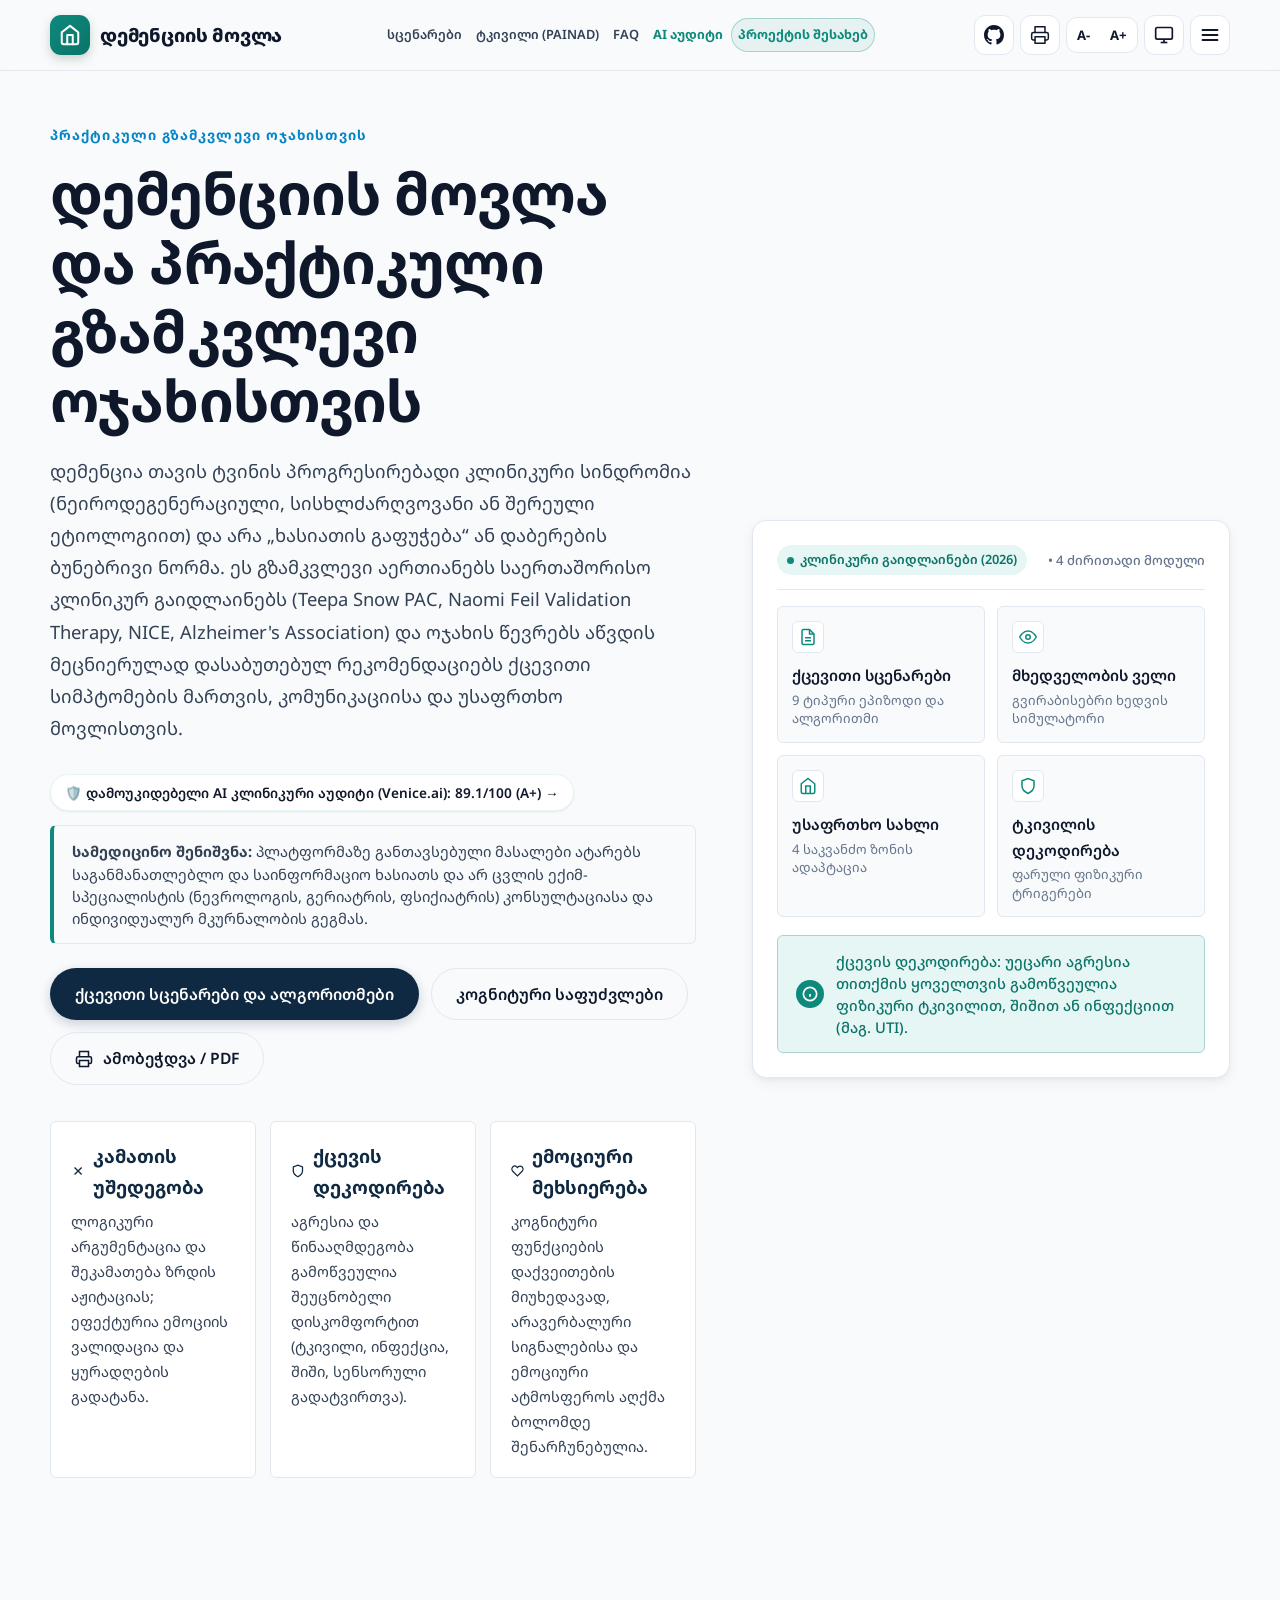
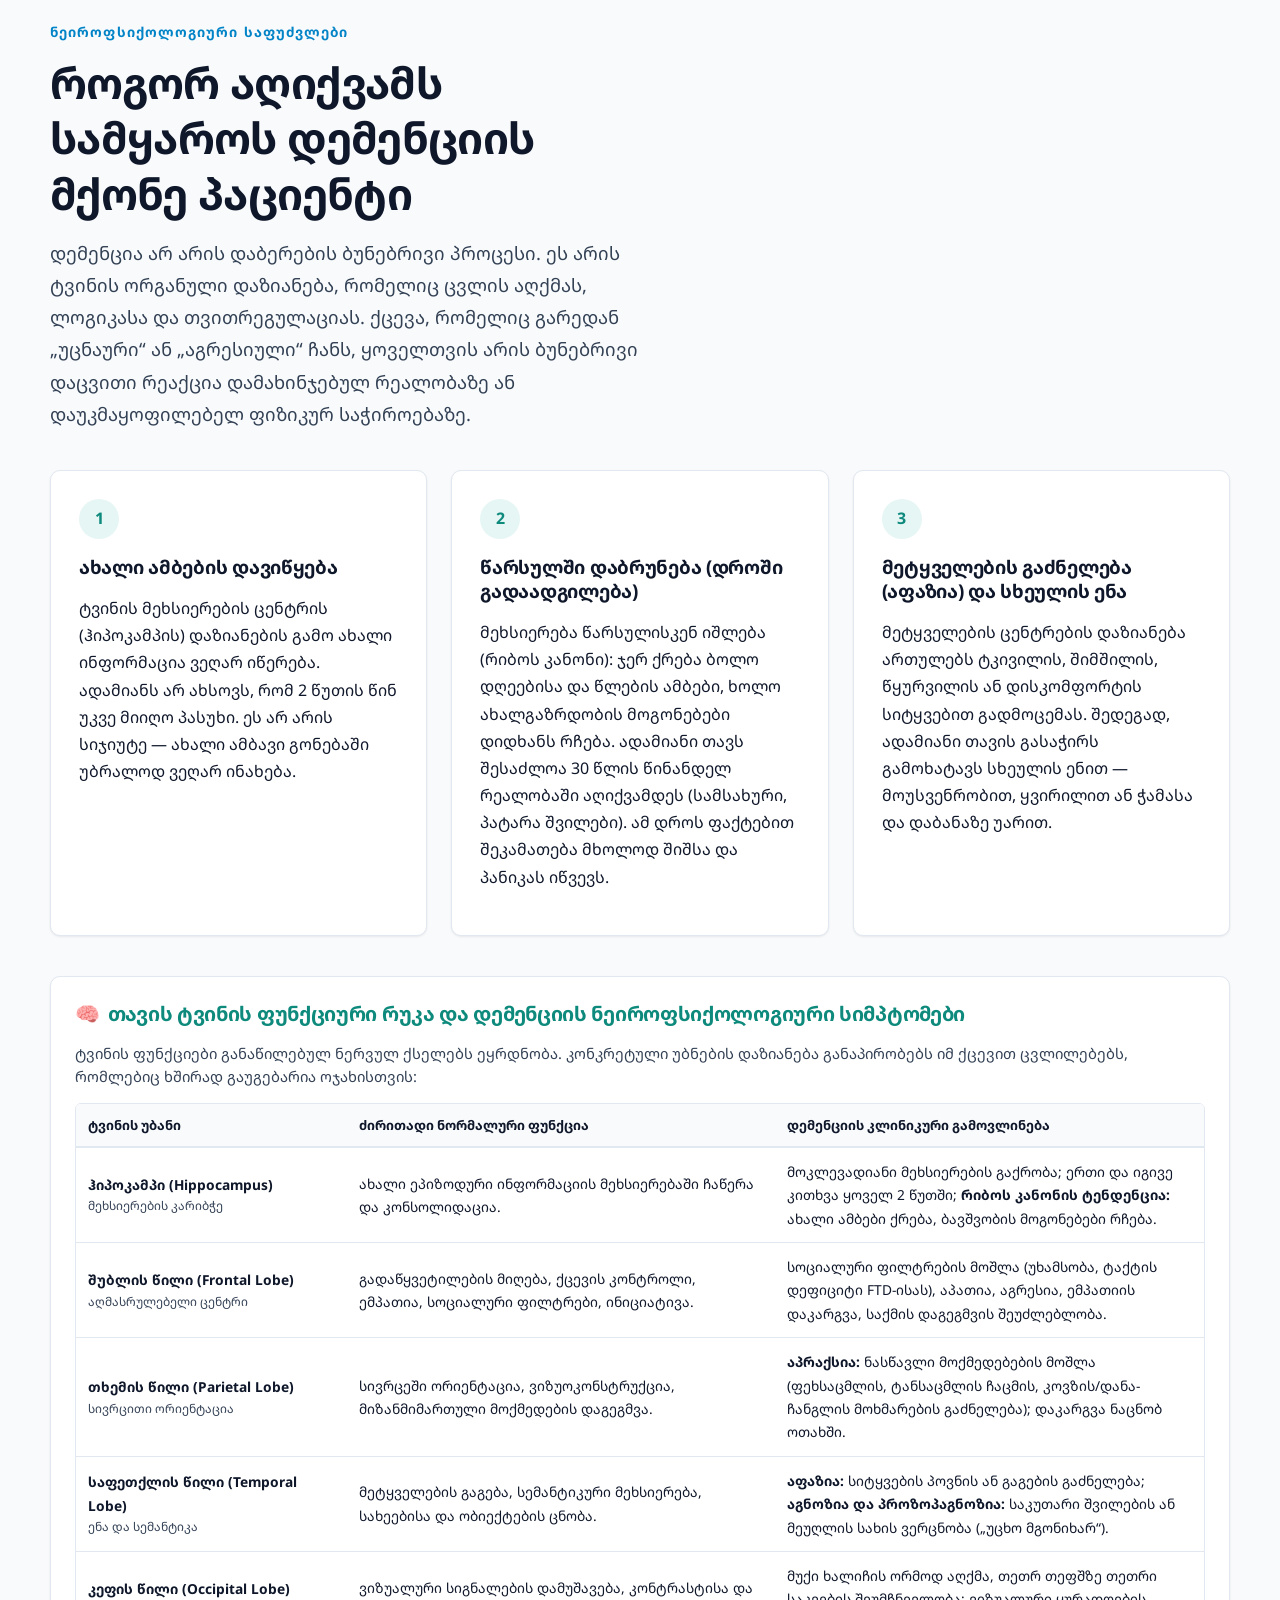
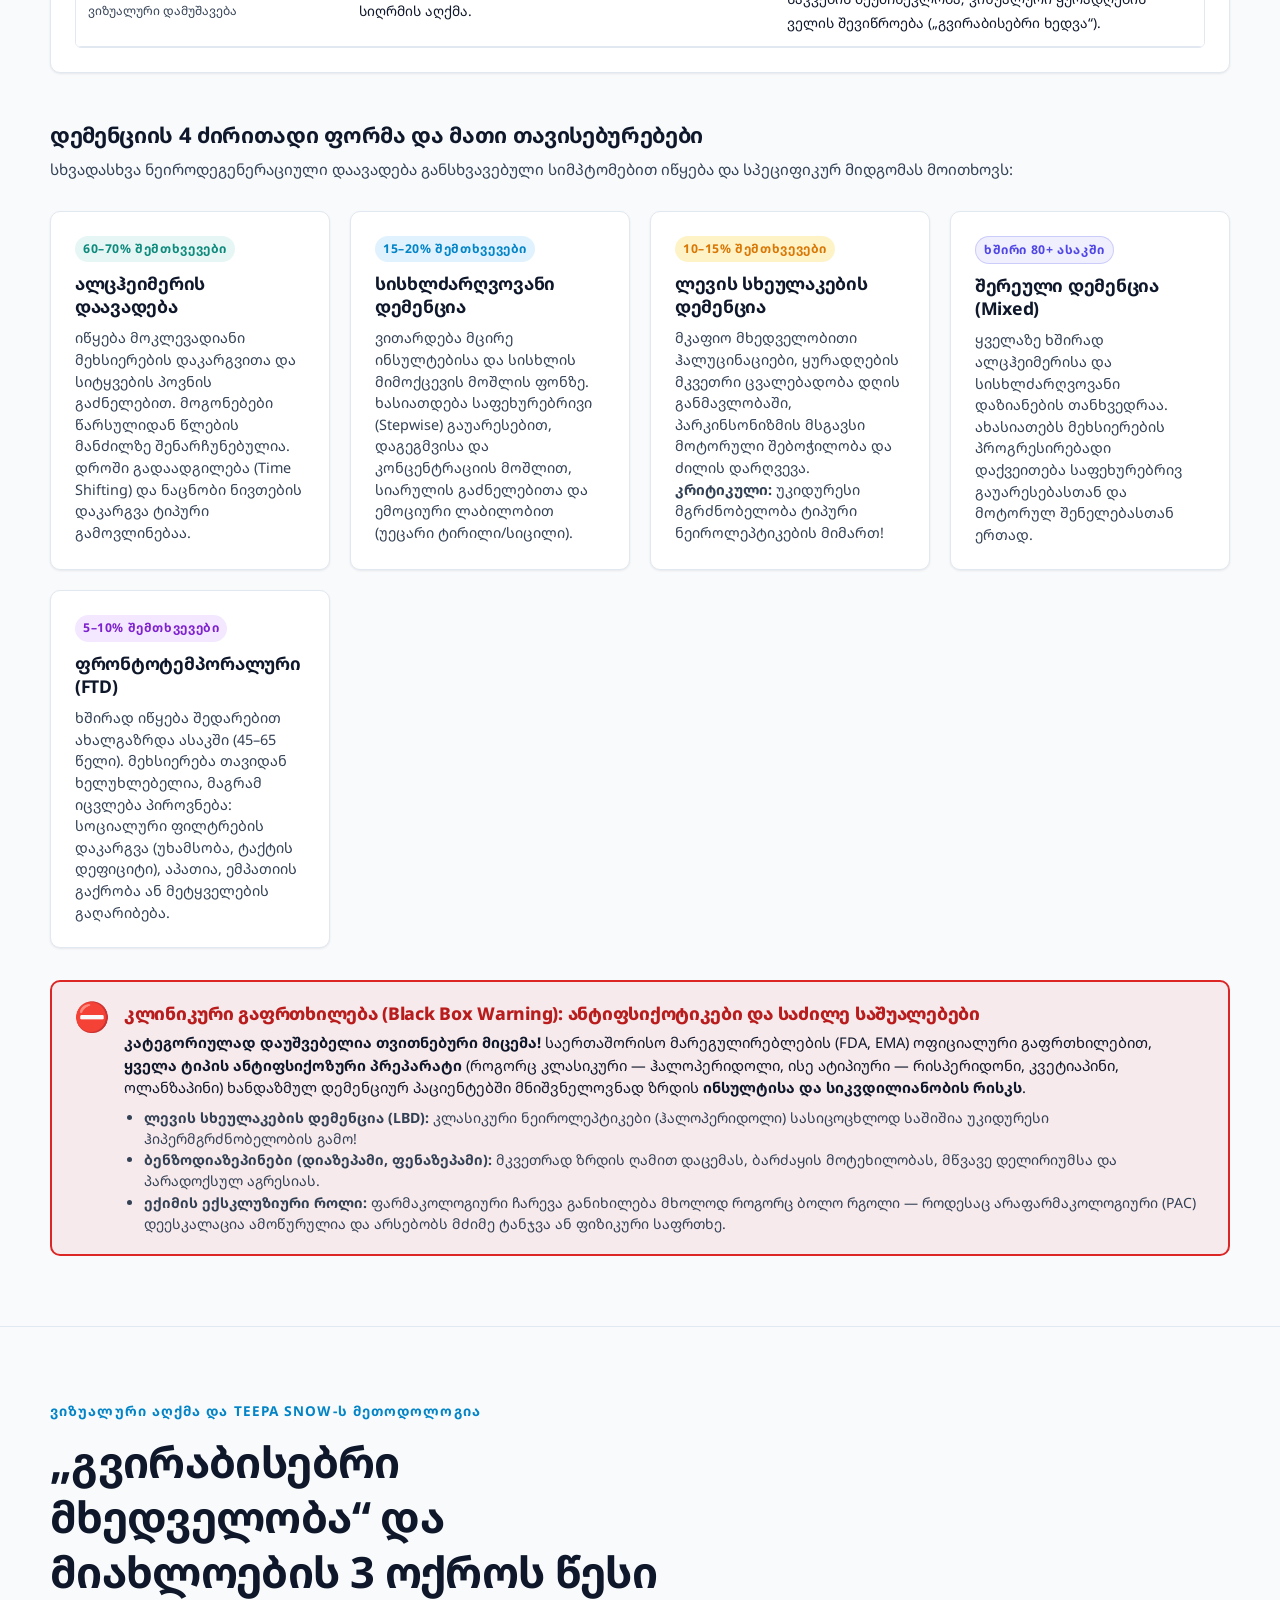
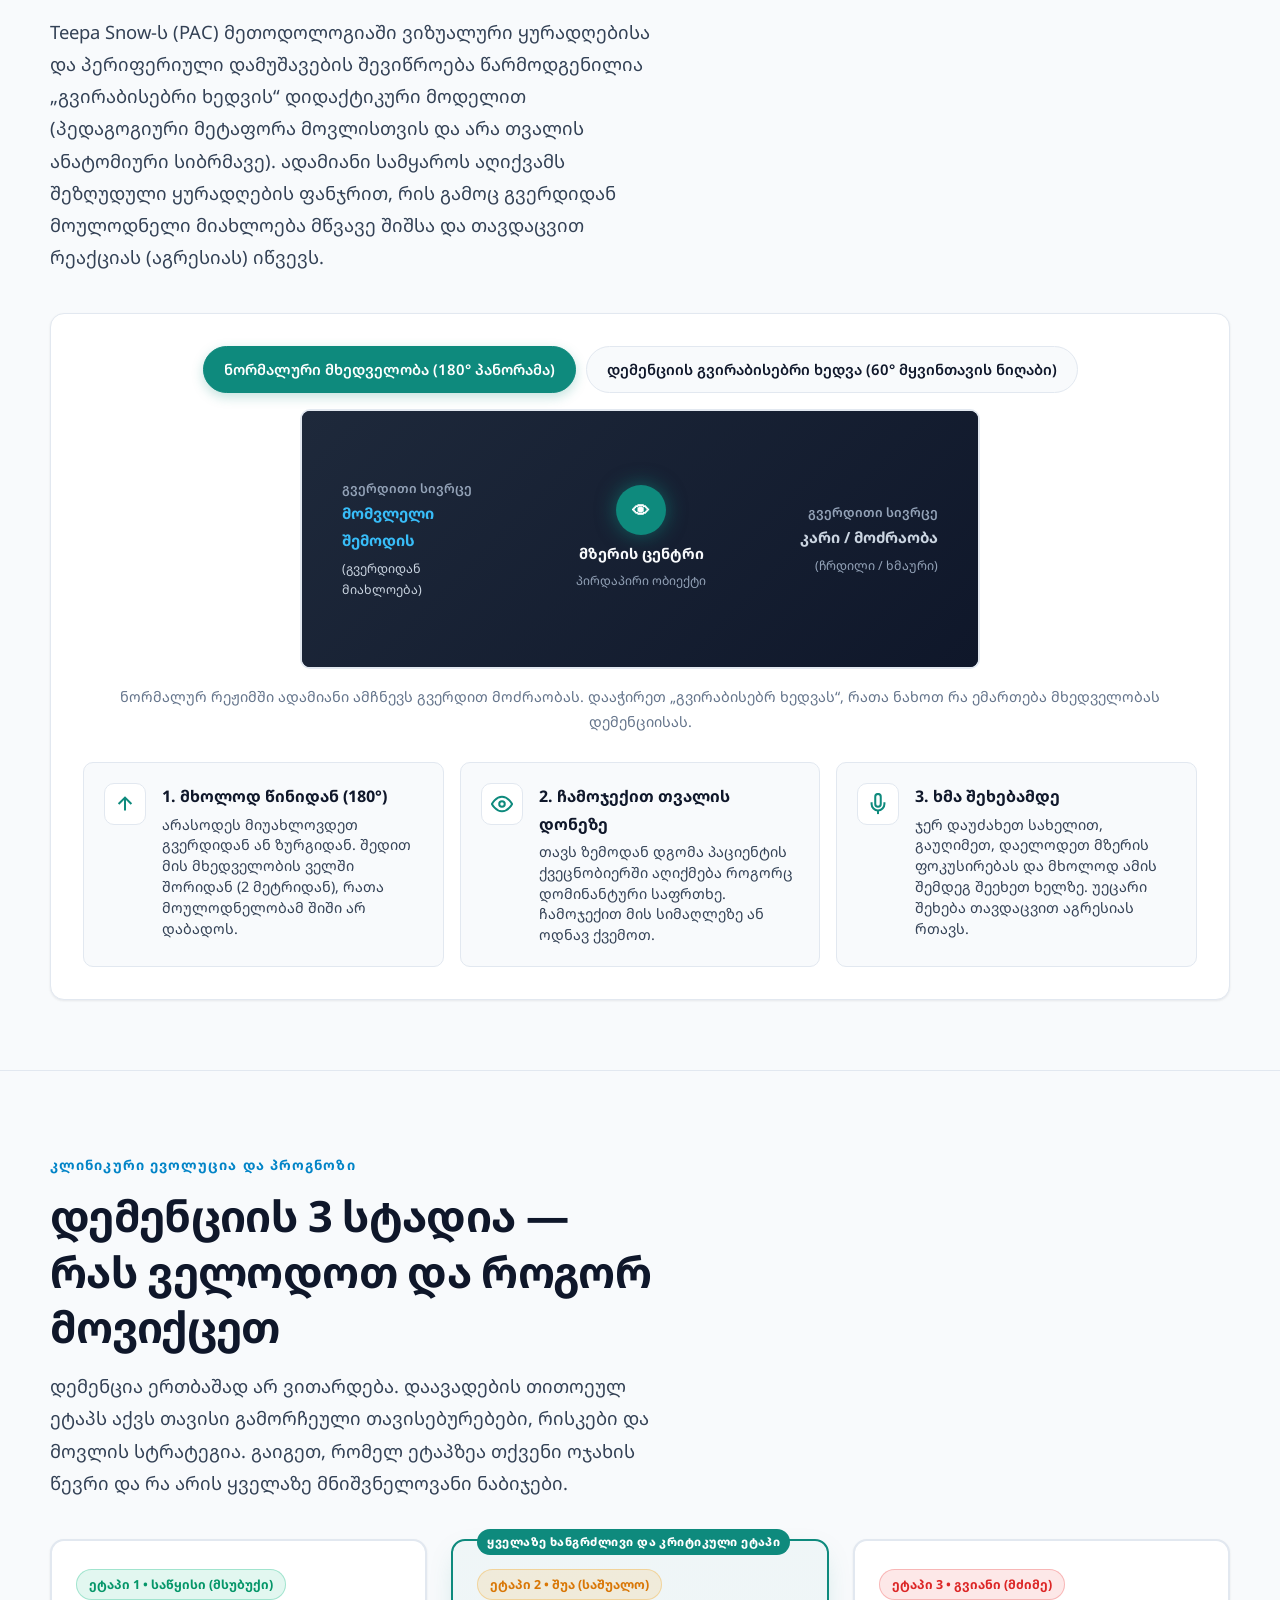
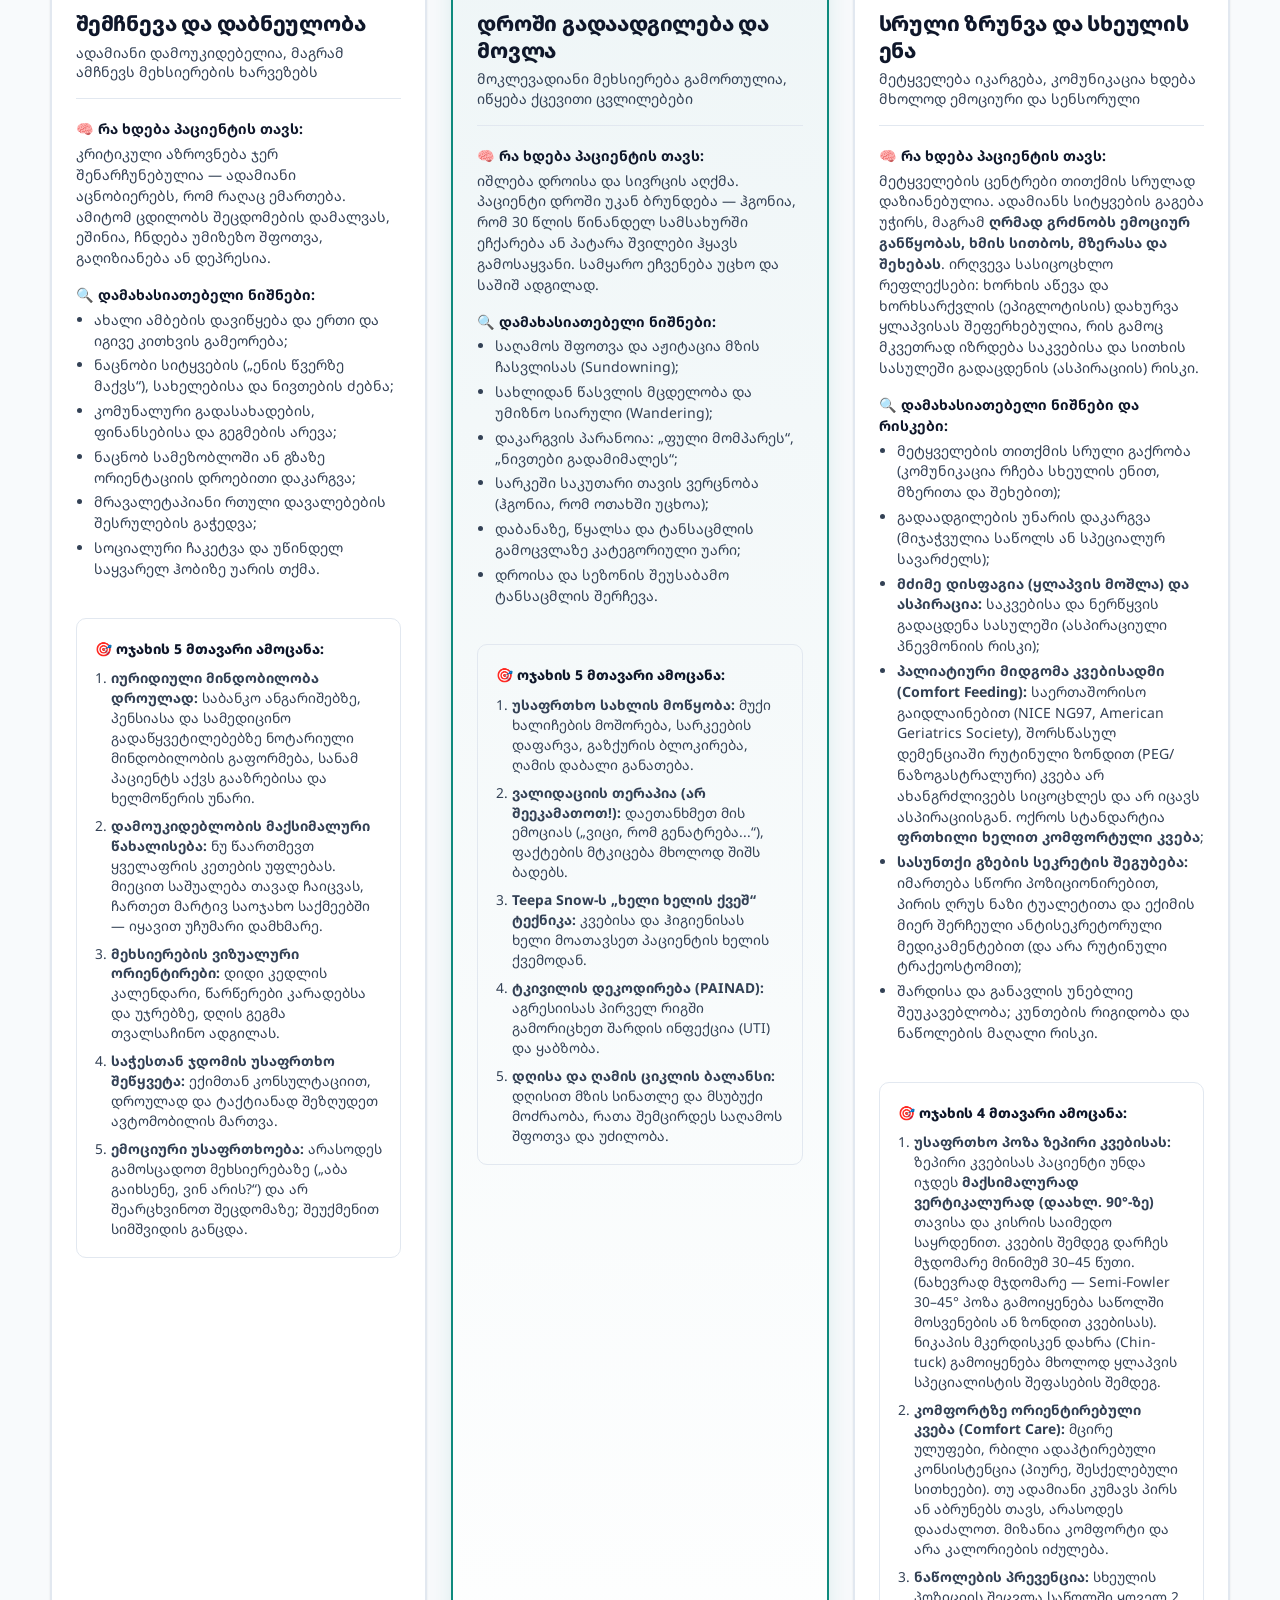
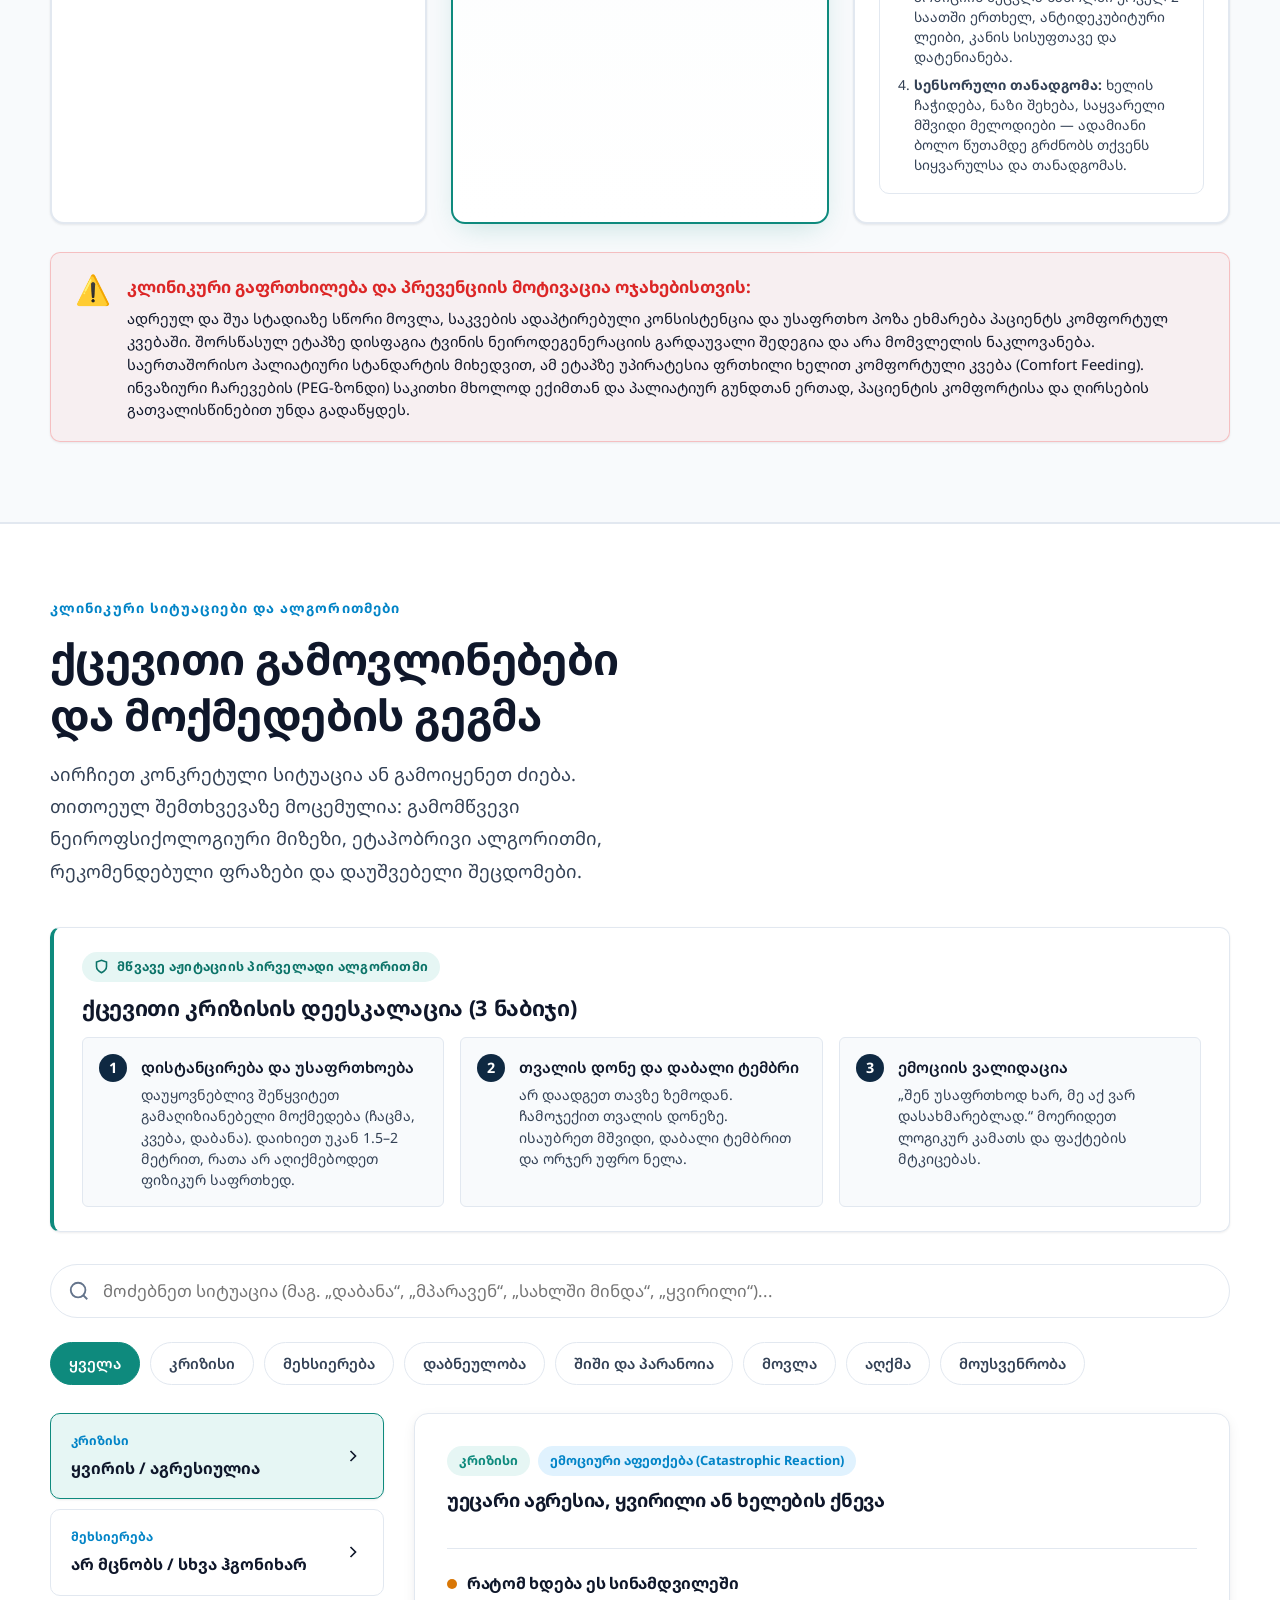
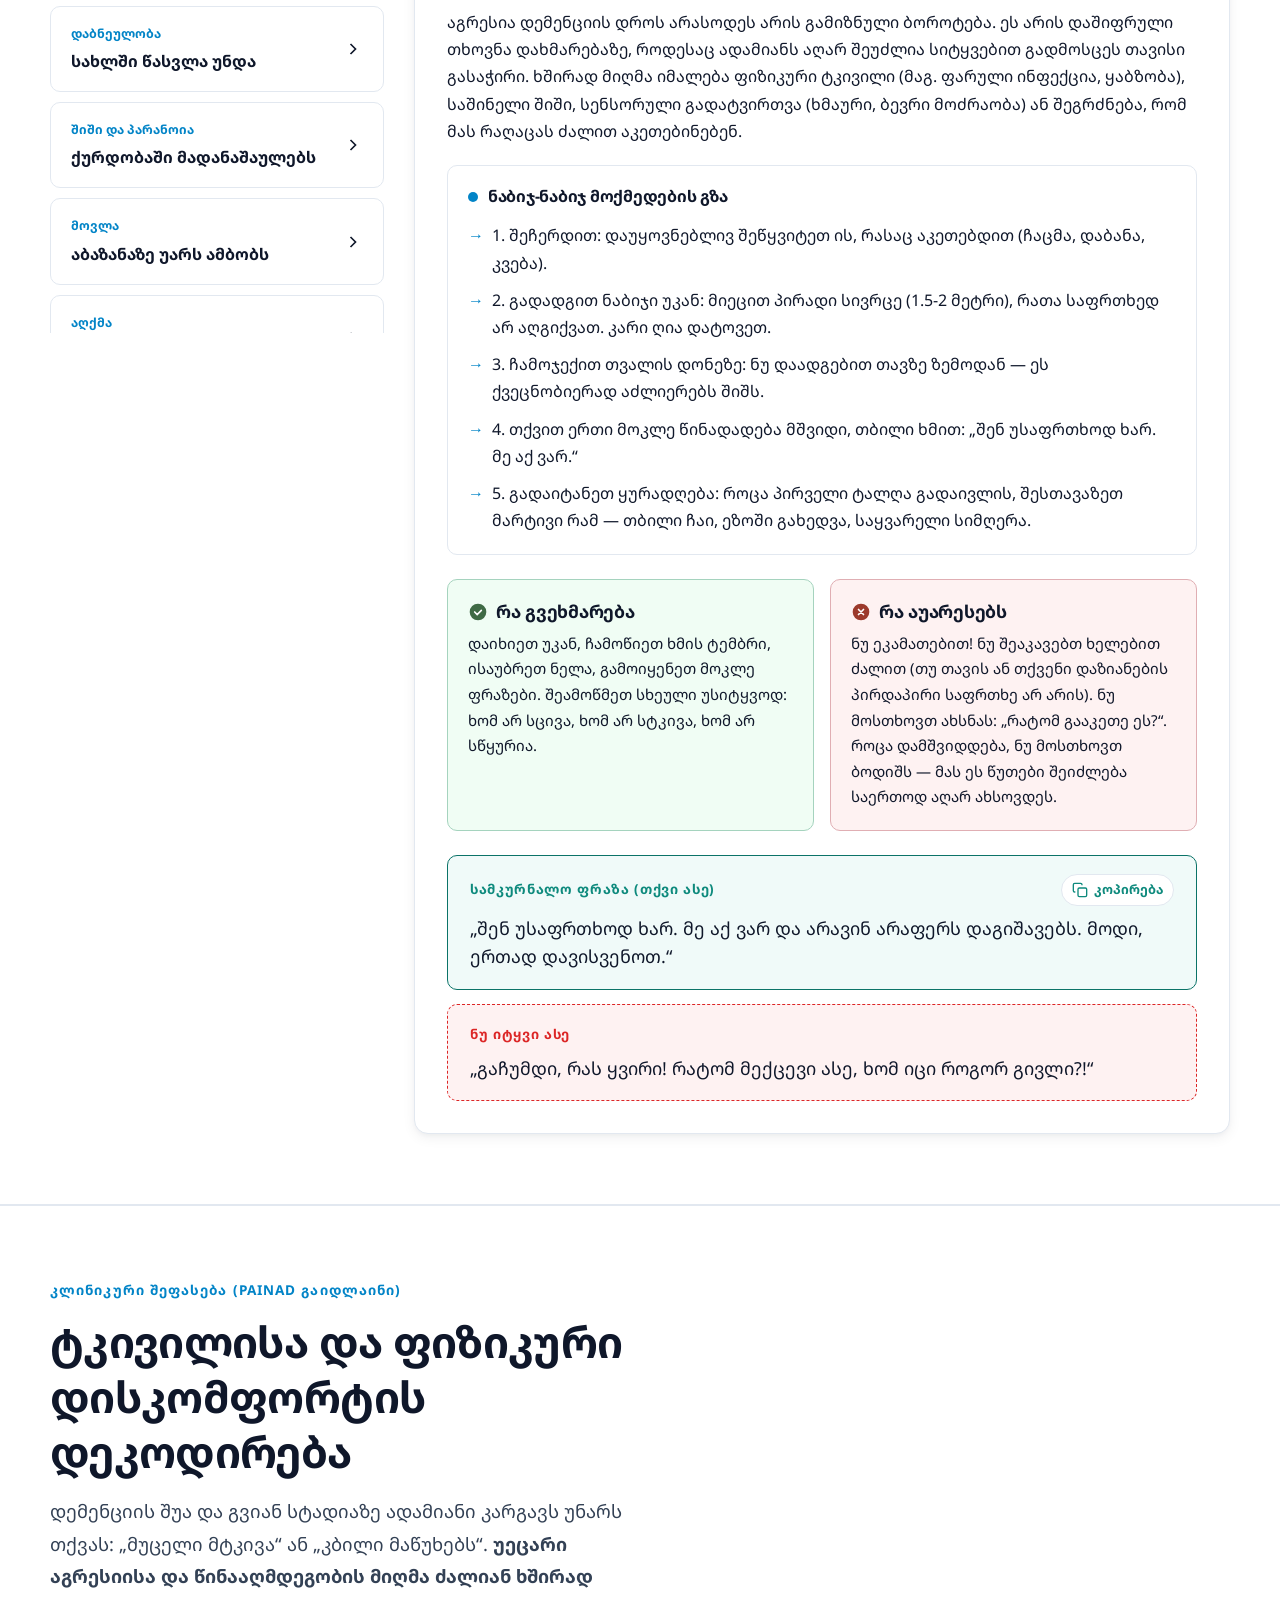
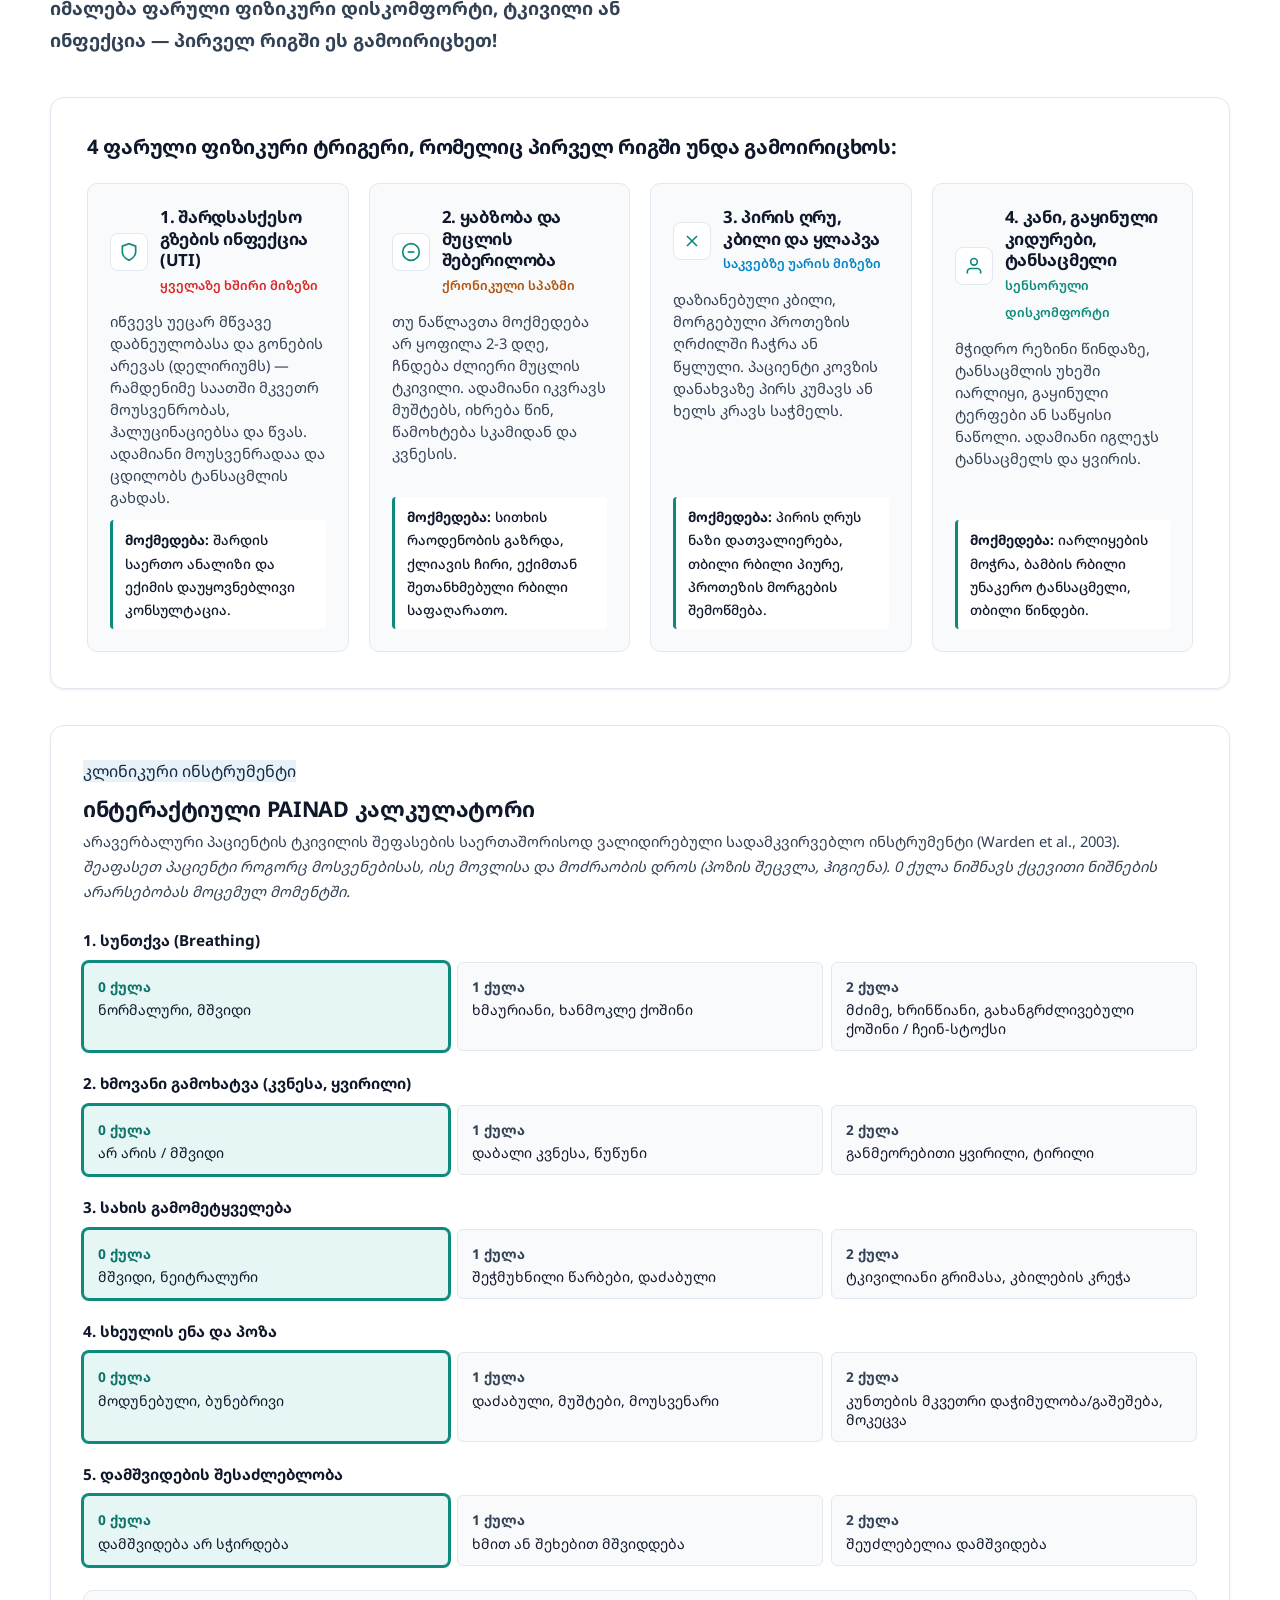
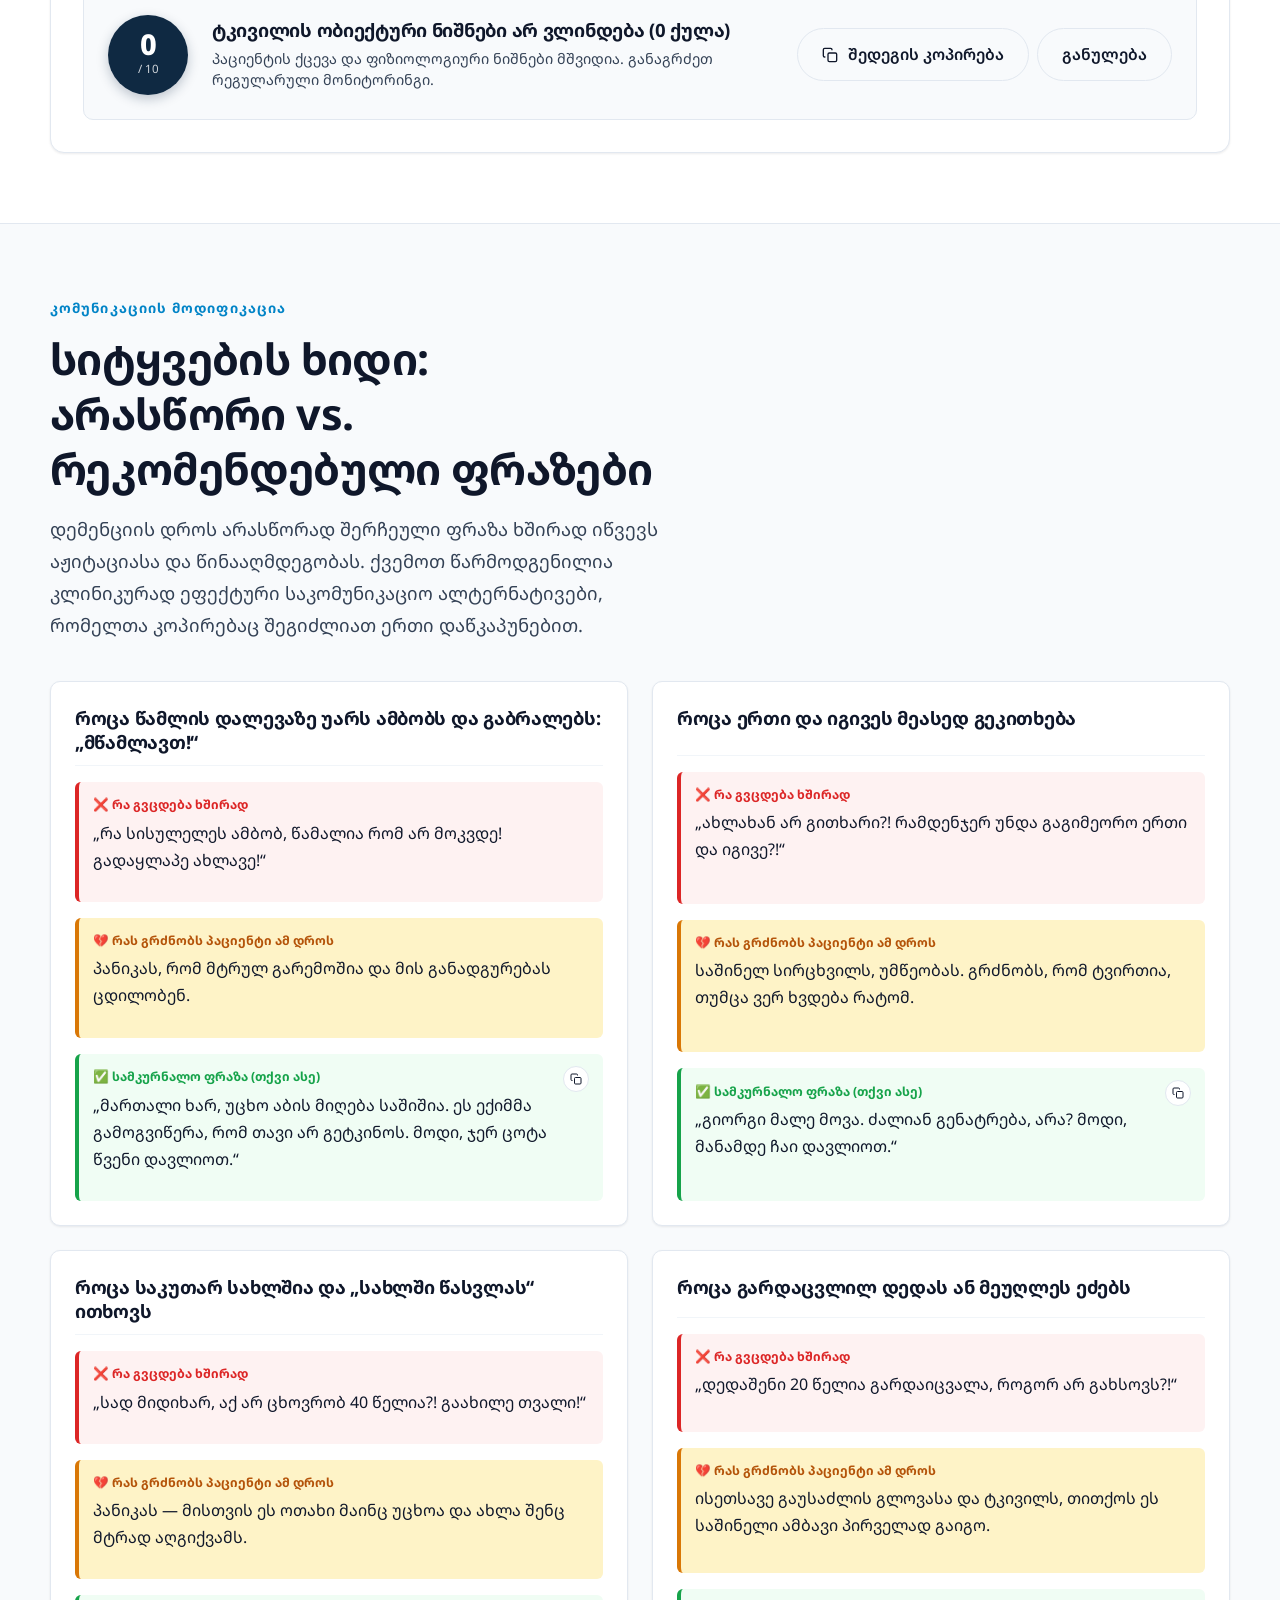
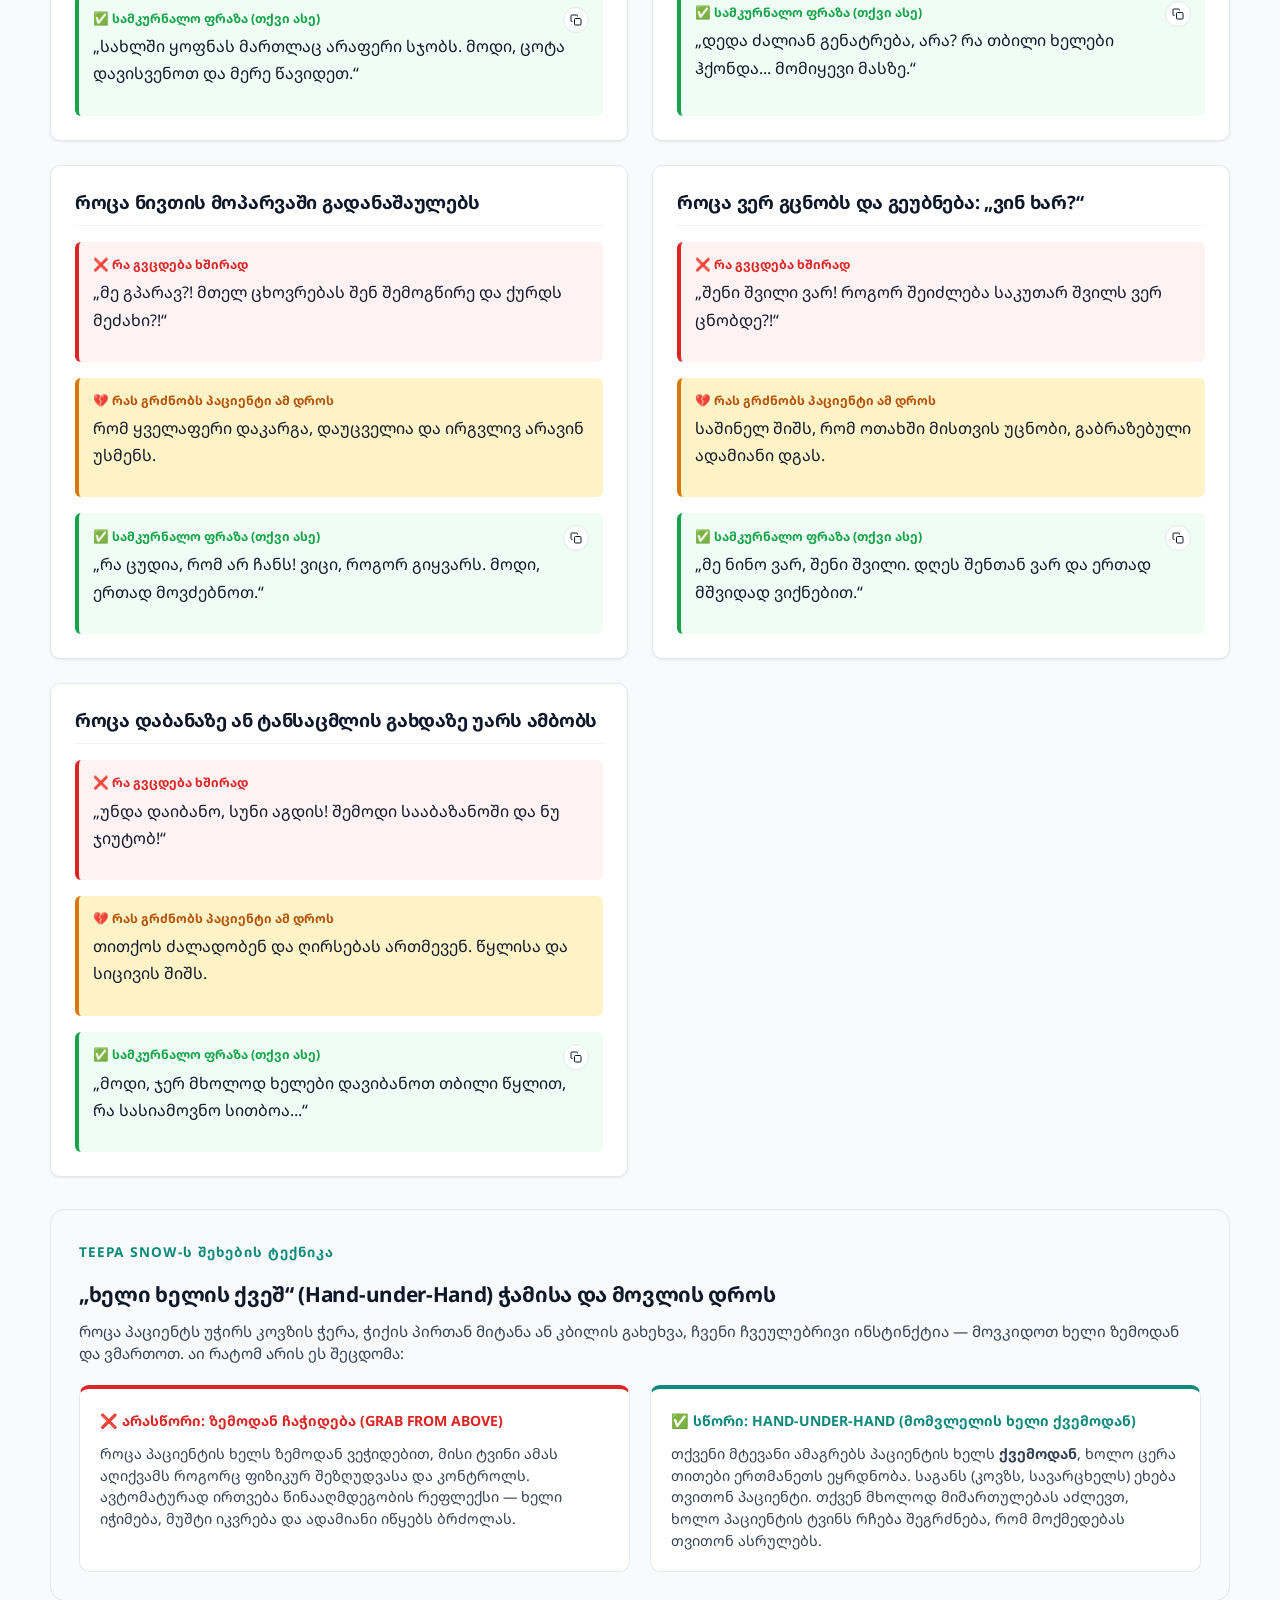
<file: dementiis_gzamkvlevi_standalone.html>
<!DOCTYPE html>
<html lang="ka" data-theme="day">
<head>
  <meta charset="UTF-8">
  <meta name="viewport" content="width=device-width, initial-scale=1.0">
  <title>დემენციის მოვლა — პრაქტიკული გზამკვლევი ოჯახისთვის</title>
  <meta name="description" content="დემენციის მოვლა: პრაქტიკული და კლინიკური გზამკვლევი ოჯახებისთვის. დემენციის ქცევითი სიმპტომების მართვა, კომუნიკაცია, უსაფრთხო სახლი, PAINAD ტკივილის კალკულატორი.">
  <meta name="keywords" content="დემენციის მოვლა, დემენცია, ალცჰაიმერი, მოვლა, მომვლელი, ოჯახი, გზამკვლევი, Teepa Snow, Naomi Feil, PAINAD, სუნდოუნინგი, აგრესია დემენციის დროს, უსაფრთხო სახლი, დემენციის სიმპტომები, გზამკვლევი">
  <meta name="author" content="დემენციის მოვლა — პრაქტიკული გზამკვლევი ოჯახისთვის">
  <link rel="canonical" href="https://dementia-care-georgia.vercel.app/">

  <!-- Open Graph / Facebook / Messenger / Viber -->
  <meta property="og:type" content="website">
  <meta property="og:url" content="https://dementia-care-georgia.vercel.app/">
  <meta property="og:title" content="დემენციის მოვლა — პრაქტიკული გზამკვლევი ოჯახისთვის">
  <meta property="og:description" content="დემენციის მოვლა: პრაქტიკული და კლინიკური გზამკვლევი ოჯახებისთვის. დემენციის ქცევითი სიმპტომების მართვა, კომუნიკაცია, უსაფრთხო სახლის გარემო, PAINAD კალკულატორი და მოვლა.">
  <meta property="og:image" content="https://dementia-care-georgia.vercel.app/og-image.png?v=2">
  <meta property="og:image:width" content="1200">
  <meta property="og:image:height" content="630">
  <meta property="og:locale" content="ka_GE">
  <meta property="og:site_name" content="დემენციის მოვლა">

  <!-- Twitter -->
  <meta name="twitter:card" content="summary_large_image">
  <meta name="twitter:url" content="https://dementia-care-georgia.vercel.app/">
  <meta name="twitter:title" content="დემენციის მოვლა — პრაქტიკული გზამკვლევი ოჯახისთვის">
  <meta name="twitter:description" content="დემენციის მოვლა: პრაქტიკული და კლინიკური გზამკვლევი ოჯახებისთვის. დემენციის ქცევითი სიმპტომების მართვა, კომუნიკაცია, უსაფრთხო სახლის გარემო, PAINAD კალკულატორი და მოვლა.">
  <meta name="twitter:image" content="https://dementia-care-georgia.vercel.app/og-image.png?v=2">
  
  <!-- Favicons & Touch Icons -->
  <link rel="icon" type="image/svg+xml" href="/favicon.svg">
  <link rel="icon" type="image/png" sizes="32x32" href="/favicon.png">
  <link rel="apple-touch-icon" sizes="180x180" href="/apple-touch-icon.png">

  <!-- Google Fonts (Georgian) -->
  <link rel="preconnect" href="https://fonts.googleapis.com">
  <link rel="preconnect" href="https://fonts.gstatic.com" crossorigin>
  <link href="https://fonts.googleapis.com/css2?family=Noto+Sans+Georgian:wght@400;500;600;700;800&display=swap" rel="stylesheet">

  <!-- Schema.org JSON-LD (MedicalWebPage & FAQPage) -->
  <script type="application/ld+json">
  {
    "@context": "https://schema.org",
    "@graph": [
      {
        "@type": "MedicalWebPage",
        "@id": "https://dementia-care-georgia.vercel.app/#webpage",
        "url": "https://dementia-care-georgia.vercel.app/",
        "name": "დემენციის მოვლა — პრაქტიკული გზამკვლევი ოჯახისთვის",
        "description": "საინფორმაციო და პრაქტიკული ცნობარი დემენციის, ალცჰეიმერისა და მონათესავე მდგომარეობების მქონე პირთა ოჯახის წევრებისა და მომვლელებისთვის.",
        "inLanguage": "ka",
        "about": {
          "@type": "MedicalCondition",
          "name": "დემენცია (ალცჰაიმერის დაავადება და მონათესავე სინდრომები)"
        }
      },
      {
        "@type": "FAQPage",
        "@id": "https://dementia-care-georgia.vercel.app/#faq",
        "mainEntity": [
          {
            "@type": "Question",
            "name": "რატომ ავიწყდება პაციენტს ახლობლების სახელები და სახეები?",
            "acceptedAnswer": {
              "@type": "Answer",
              "text": "ეს გამოწვეულია ტვინის იმ უბნების დაზიანებით, რომლებიც პასუხისმგებელია სახეების ცნობასა (აგნოზია) და წარსულის გახსენებაზე. ადამიანი კარგავს სახელებისა და ნაცნობი სახეების დაკავშირების უნარს, თუმცა ემოციური მეხსიერება ბოლომდე რჩება."
            }
          },
          {
            "@type": "Question",
            "name": "შეიძლება თუ არა აგრესიული ან წინააღმდეგობრივი ქცევა იყოს განზრახული?",
            "acceptedAnswer": {
              "@type": "Answer",
              "text": "არა. დემენციის დროს ზიანდება შუბლის წილი. პაციენტს აღარ შესწევს მანიპულაციის ან განზრახ წვალების კოგნიტური უნარი. წინააღმდეგობა ყოველთვის დაცვითი რეაქციაა შიშზე ან ტკივილზე."
            }
          },
          {
            "@type": "Question",
            "name": "გადადის თუ არა დემენცია მემკვიდრეობით (დამემართება თუ არა მეც)?",
            "acceptedAnswer": {
              "@type": "Answer",
              "text": "დემენციის შემთხვევათა 90%-ზე მეტი არ არის პირდაპირ მემკვიდრეობითი. იგი ვითარდება ასაკის, გარემოსა და ცხოვრების წესის ურთიერთქმედებით."
            }
          },
          {
            "@type": "Question",
            "name": "შესაძლებელია თუ არა დემენციის განკურნება და რა როლი აქვს მედიკამენტებს?",
            "acceptedAnswer": {
              "@type": "Answer",
              "text": "დღეისათვის სრული განკურნება შეუძლებელია. თუმცა არსებობს მედიკამენტები (ქოლინესთერაზას ინჰიბიტორები, მემანტინი), რომლებიც დროებით ანელებს კოგნიტური ფუნქციების გაუარესებას."
            }
          },
          {
            "@type": "Question",
            "name": "შეიძლება თუ არა პაციენტს მივცეთ საძილე ან დამამშვიდებელი (ბენზოდიაზეპინები)?",
            "acceptedAnswer": {
              "@type": "Answer",
              "text": "კატეგორიულად დაუშვებელია თვითნებურად! საძილეები და დამამშვიდებლები მკვეთრად ზრდის ღამით დაცემის, მოტეხილობების, უეცარი მწვავე დაბნეულობისა (დელირიუმის) და მოულოდნელი აგრესიის რისკს."
            }
          }
        ]
      }
    ]
  }
  </script>

  <!-- Stylesheet -->
  <style>
/* ==========================================================================
   „დემენციის გზამკვლევი“ — საინფორმაციო და პრაქტიკული პორტალის სტილები
   სტილი: Nordic Clinical Modern (სკანდინავიური კლინიკური მინიმალიზმი)
   ========================================================================== */

:root {
  /* Nordic Clinical Modern Palette */
  --cream: #F8FAFC;          /* Slate 50 - pristine soft light background */
  --paper: #FFFFFF;          /* Pure White - clinical cards & containers */
  --white: #FFFFFF;
  --card-bg: #FFFFFF;
  --ink: #0F172A;            /* Slate 900 - high contrast deep clinical slate */
  --ink-soft: #334155;       /* Slate 700 - clear readable body text */
  --ink-muted: #64748B;      /* Slate 500 - subtle labels and captions */
  --line: #E2E8F0;           /* Slate 200 - crisp fine clinical border */
  --line-light: #F1F5F9;     /* Slate 100 - ultra subtle dividers */

  /* Clinical Navy & Medical Teal */
  --navy: #0F2942;           /* Primary Clinical Nordic Navy */
  --navy-dark: #0A1C2E;
  --navy-light: #F0F5FA;
  --navy-surface: #E8F0F8;

  --teal: #0E8A7D;           /* Medical Teal / Sage - calming & healing */
  --teal-mid: #0B7368;
  --teal-light: #E6F6F4;
  --teal-surface: #F0FAF9;

  /* Aliased tokens for component continuity */
  --olive: #0E8A7D;
  --olive-mid: #0B7368;
  --olive-light: #E6F6F4;
  --olive-surface: #F0FAF9;

  --terracotta: #0284C7;     /* Sky 600 - clinical action blue */
  --terracotta-deep: #0369A1;
  --terracotta-soft: #E0F2FE;

  --amber: #D97706;          /* Amber 600 - clinical caution/note */
  --amber-soft: #FEF3C7;
  --amber-deep: #B45309;

  --danger: #DC2626;         /* Red 600 */
  --danger-soft: #FEF2F2;
  --ok: #16A34A;             /* Green 600 */
  --ok-soft: #F0FDF4;

  --shadow-sm: 0 1px 3px rgba(15, 23, 42, 0.05), 0 1px 2px rgba(15, 23, 42, 0.03);
  --shadow-md: 0 4px 14px -1px rgba(15, 23, 42, 0.07), 0 2px 5px -1px rgba(15, 23, 42, 0.04);
  --shadow-lg: 0 14px 28px -4px rgba(15, 23, 42, 0.09), 0 4px 10px -2px rgba(15, 23, 42, 0.04);

  --radius-sm: 6px;
  --radius-md: 10px;
  --radius-lg: 14px;
  --radius-pill: 999px;

  --font-sans: "Noto Sans Georgian", -apple-system, BlinkMacSystemFont, "Segoe UI", Roboto, sans-serif;
  --font-serif: "Noto Sans Georgian", -apple-system, BlinkMacSystemFont, "Segoe UI", Roboto, sans-serif;

  --max-w: 1180px;
  --header-h: 70px;
  --focus-ring: 0 0 0 3px var(--paper), 0 0 0 5px var(--teal);
}

[data-theme="night"] {
  --cream: #0B1120;
  --paper: #0F172A;
  --white: #1E293B;
  --card-bg: #1E293B;
  --ink: #F8FAFC;
  --ink-soft: #CBD5E1;
  --ink-muted: #94A3B8;
  --line: #1E293B;
  --line-light: #151F30;

  --navy: #38BDF8;
  --navy-dark: #7DD3FC;
  --navy-light: #0B253A;
  --navy-surface: #0E304B;

  --teal: #2DD4BF;
  --teal-mid: #14B8A6;
  --teal-light: #132E35;
  --teal-surface: #0E242A;

  --olive: #2DD4BF;
  --olive-mid: #14B8A6;
  --olive-light: #132E35;
  --olive-surface: #0E242A;

  --terracotta: #38BDF8;
  --terracotta-deep: #7DD3FC;
  --terracotta-soft: #082F49;

  --amber: #FBBF24;
  --amber-soft: #451A03;
  --amber-deep: #FDE68A;

  --danger: #F87171;
  --danger-soft: #450A0A;
  --ok: #4ADE80;
  --ok-soft: #052E16;

  --shadow-sm: 0 1px 3px rgba(0, 0, 0, 0.4);
  --shadow-md: 0 6px 18px rgba(0, 0, 0, 0.5);
  --shadow-lg: 0 16px 36px rgba(0, 0, 0, 0.6);

  --focus-ring: 0 0 0 3px var(--paper), 0 0 0 5px var(--teal);
}

/* ==========================================================================
   Base & Reset
   ========================================================================== */

*, *::before, *::after {
  box-sizing: border-box;
}

html {
  scroll-behavior: smooth;
  scroll-padding-top: calc(var(--header-h) + 16px);
  overflow-x: clip;
}

body {
  margin: 0;
  font-family: var(--font-sans);
  background-color: var(--cream);
  color: var(--ink);
  line-height: 1.7;
  min-height: 100vh;
  -webkit-font-smoothing: antialiased;
  overflow-x: clip;
  transition: background-color 0.3s ease, color 0.3s ease;
}

img, svg {
  display: block;
  max-width: 100%;
}

button, input, textarea, select {
  font: inherit;
  color: inherit;
}

a {
  color: var(--terracotta);
  text-decoration: none;
  transition: color 0.2s ease;
}
a:hover {
  color: var(--terracotta-deep);
  text-decoration: underline;
}

h1, h2, h3, h4, h5 {
  font-family: var(--font-serif);
  line-height: 1.28;
  margin: 0 0 16px;
  color: var(--ink);
  letter-spacing: -0.015em;
}

p {
  margin: 0 0 16px;
}

.skip-link {
  position: absolute;
  top: -999px;
  left: 16px;
  background: var(--olive);
  color: #FFF;
  padding: 12px 20px;
  border-radius: var(--radius-sm);
  z-index: 1000;
  font-weight: 600;
}
.skip-link:focus {
  top: 16px;
}

.wrap {
  width: min(100% - 36px, var(--max-w));
  margin-inline: auto;
}

.eyebrow {
  display: inline-flex;
  align-items: center;
  gap: 8px;
  font-size: 0.85rem;
  font-weight: 700;
  text-transform: uppercase;
  letter-spacing: 0.08em;
  color: var(--terracotta);
  margin-bottom: 12px;
}

.lead {
  font-size: 1.15rem;
  color: var(--ink-soft);
  max-width: 66ch;
  line-height: 1.75;
}

/* ==========================================================================
   Header & Nav
   ========================================================================== */

.site-header {
  position: sticky;
  top: 0;
  z-index: 100;
  background: color-mix(in srgb, var(--cream) 88%, transparent);
  backdrop-filter: blur(16px);
  -webkit-backdrop-filter: blur(16px);
  border-bottom: 1px solid var(--line);
  transition: border-color 0.3s ease, background 0.3s ease;
  width: 100%;
  max-width: 100vw;
}

.header-inner {
  display: flex;
  align-items: center;
  justify-content: space-between;
  min-height: var(--header-h);
  gap: 12px;
  max-width: 100%;
}

.brand {
  display: flex;
  align-items: center;
  gap: 10px;
  color: var(--ink);
  font-family: var(--font-serif);
  font-weight: 700;
  font-size: 1.25rem;
  text-decoration: none;
  flex-shrink: 0;
}
.brand:hover {
  text-decoration: none;
  opacity: 0.92;
}

.brand-text-wrap {
  display: flex;
  flex-direction: column;
  line-height: 1.2;
  white-space: nowrap;
}

.brand-title {
  font-family: var(--font-serif);
  font-weight: 800;
  font-size: 1.15rem;
  letter-spacing: -0.01em;
  color: var(--ink);
  white-space: nowrap;
}

.brand-subtitle {
  font-family: var(--font-sans);
  font-size: 0.72rem;
  font-weight: 600;
  color: var(--teal);
  letter-spacing: -0.01em;
  white-space: nowrap;
}

@media (max-width: 1280px) {
  .brand-subtitle {
    display: none;
  }
}

@media (max-width: 640px) {
  .brand-title {
    font-size: 1.05rem;
  }
  .brand-subtitle {
    display: none;
  }
}

.brand-icon {
  width: 40px;
  height: 40px;
  border-radius: 11px;
  background: linear-gradient(135deg, var(--olive) 0%, var(--olive-mid) 100%);
  color: #FFF;
  display: grid;
  place-items: center;
  flex-shrink: 0;
  box-shadow: 0 4px 10px rgba(70, 91, 58, 0.25);
}

.desktop-nav {
  display: none;
  align-items: center;
  gap: 2px;
  flex-shrink: 1;
  min-width: 0;
}
@media (min-width: 1024px) {
  .desktop-nav {
    display: flex;
  }
}
.desktop-nav-link {
  color: var(--ink-soft);
  text-decoration: none;
  font-size: 0.82rem;
  font-weight: 600;
  padding: 6px 8px;
  border-radius: var(--radius-sm);
  transition: all 0.2s ease;
  white-space: nowrap;
}
.desktop-nav-link:hover {
  color: var(--teal);
  background: var(--teal-light);
  text-decoration: none;
}

.header-actions {
  display: flex;
  align-items: center;
  gap: 6px;
  flex-shrink: 0;
}

.action-btn {
  width: 40px;
  height: 40px;
  border-radius: 11px;
  border: 1px solid var(--line);
  background: var(--paper);
  color: var(--ink);
  display: grid;
  place-items: center;
  cursor: pointer;
  transition: all 0.2s ease;
  flex-shrink: 0;
}
.action-btn:hover {
  border-color: var(--olive);
  background: var(--olive-light);
  transform: translateY(-1px);
}
.action-btn.playing {
  background: var(--olive);
  color: #FFF;
  border-color: var(--olive);
  animation: pulse-ring 2s infinite;
}

.font-btn-group {
  display: inline-flex;
  border: 1px solid var(--line);
  border-radius: 11px;
  background: var(--paper);
  overflow: hidden;
  flex-shrink: 0;
}
.font-btn {
  border: none;
  background: transparent;
  padding: 6px 10px;
  font-size: 0.82rem;
  font-weight: 700;
  cursor: pointer;
  color: var(--ink);
  transition: background 0.15s ease;
}
.font-btn:hover {
  background: var(--olive-light);
}

.audit-back-btn {
  display: none;
}
@media (max-width: 1023px) {
  .audit-back-btn {
    display: grid;
  }
}

.nav-toggle-btn {
  display: inline-flex;
  align-items: center;
  gap: 6px;
  background: var(--paper);
  border: 1px solid var(--line);
  color: var(--ink);
  padding: 7px 12px;
  border-radius: var(--radius-sm);
  font-weight: 600;
  font-size: 0.88rem;
  cursor: pointer;
  transition: all 0.2s ease;
  min-height: 40px;
  flex-shrink: 0;
}
.nav-toggle-btn:hover {
  background: var(--teal-light);
  border-color: var(--teal);
  color: var(--teal-mid);
  transform: translateY(-1px);
}
.nav-toggle-btn svg {
  flex-shrink: 0;
}
.nav-toggle-text {
  font-weight: 600;
}

/* Off-canvas Backdrop */
.nav-backdrop {
  position: fixed;
  inset: 0;
  background: rgba(15, 23, 42, 0.65);
  backdrop-filter: blur(5px);
  -webkit-backdrop-filter: blur(5px);
  z-index: 1040;
  opacity: 0;
  pointer-events: none;
  transition: opacity 0.28s ease;
}
.nav-backdrop.show {
  opacity: 1;
  pointer-events: auto;
}

/* Off-canvas Slide-out Drawer */
.site-drawer {
  position: fixed;
  top: 0;
  right: 0;
  bottom: 0;
  width: min(390px, 86vw);
  background: var(--paper);
  border-left: 1px solid var(--line);
  box-shadow: -10px 0 35px rgba(15, 23, 42, 0.22);
  z-index: 1050;
  display: flex;
  flex-direction: column;
  transform: translateX(105%);
  opacity: 0;
  pointer-events: none;
  transition: transform 0.3s cubic-bezier(0.16, 1, 0.3, 1), opacity 0.2s ease;
  overflow-y: auto;
  -webkit-overflow-scrolling: touch;
}
.site-drawer.open {
  transform: translateX(0);
  opacity: 1;
  pointer-events: auto;
}

.drawer-header {
  display: flex;
  justify-content: space-between;
  align-items: center;
  padding: 20px 24px;
  border-bottom: 1px solid var(--line);
  background: var(--cream);
  position: sticky;
  top: 0;
  z-index: 10;
}

.drawer-brand {
  display: flex;
  align-items: center;
  gap: 12px;
}
.drawer-icon {
  width: 36px;
  height: 36px;
  border-radius: 8px;
  background: var(--teal);
  color: #FFF;
  display: grid;
  place-items: center;
  flex-shrink: 0;
}
.drawer-brand-name {
  display: block;
  font-size: 1rem;
  color: var(--ink);
  font-weight: 700;
  line-height: 1.2;
}
.drawer-brand-sub {
  font-size: 0.78rem;
  color: var(--ink-muted);
}

.drawer-close-btn {
  background: var(--paper);
  border: 1px solid var(--line);
  border-radius: 50%;
  width: 36px;
  height: 36px;
  display: grid;
  place-items: center;
  cursor: pointer;
  color: var(--ink);
  font-size: 1rem;
  transition: all 0.2s ease;
}
.drawer-close-btn:hover {
  background: var(--danger-soft);
  color: var(--danger);
  border-color: var(--danger);
}

.drawer-body {
  padding: 24px;
  display: flex;
  flex-direction: column;
  gap: 24px;
  flex: 1;
}

.drawer-group {
  display: flex;
  flex-direction: column;
  gap: 8px;
}

.drawer-group-title {
  font-size: 0.76rem;
  font-weight: 700;
  text-transform: uppercase;
  letter-spacing: 0.06em;
  color: var(--ink-muted);
  padding-left: 6px;
  margin-bottom: 4px;
}

.drawer-links {
  list-style: none;
  padding: 0;
  margin: 0;
  display: flex;
  flex-direction: column;
  gap: 6px;
}

.drawer-links a {
  display: flex;
  align-items: center;
  gap: 12px;
  padding: 12px 14px;
  background: var(--cream);
  border: 1px solid var(--line);
  border-radius: var(--radius-sm);
  color: var(--ink);
  text-decoration: none;
  font-weight: 500;
  font-size: 0.94rem;
  transition: all 0.18s ease;
}
.drawer-links a:hover {
  background: var(--teal-light);
  color: var(--teal-mid);
  border-color: var(--teal);
  transform: translateX(-2px);
  text-decoration: none;
}

.link-bullet {
  width: 24px;
  height: 24px;
  border-radius: 6px;
  background: var(--paper);
  border: 1px solid var(--line);
  display: grid;
  place-items: center;
  font-size: 0.78rem;
  font-weight: 700;
  color: var(--ink-muted);
  flex-shrink: 0;
}
.drawer-links a:hover .link-bullet {
  background: var(--teal);
  color: #FFF;
  border-color: var(--teal);
}

.drawer-footer {
  padding: 16px 24px;
  border-top: 1px solid var(--line);
  background: var(--cream);
  font-size: 0.82rem;
  color: var(--ink-muted);
}
.drawer-footer-text {
  margin: 0;
  line-height: 1.4;
}

/* ==========================================================================
   Buttons
   ========================================================================== */

.btn {
  display: inline-flex;
  align-items: center;
  justify-content: center;
  gap: 10px;
  min-height: 48px;
  padding: 12px 24px;
  border-radius: var(--radius-pill);
  border: 1px solid transparent;
  font-weight: 600;
  font-size: 0.98rem;
  cursor: pointer;
  text-decoration: none;
  transition: all 0.2s ease;
}
.btn:hover {
  transform: translateY(-2px);
  text-decoration: none;
}
.btn:active {
  transform: translateY(0);
}

.btn-primary {
  background: var(--navy);
  color: #FFF;
  box-shadow: 0 4px 12px rgba(15, 41, 66, 0.2);
}
.btn-primary:hover {
  background: var(--navy-dark);
  color: #FFF;
}

.btn-olive {
  background: var(--teal);
  color: #FFF;
  box-shadow: 0 4px 12px rgba(14, 138, 125, 0.2);
}
.btn-olive:hover {
  background: var(--teal-mid);
  color: #FFF;
}

.btn-ghost {
  background: transparent;
  border-color: var(--line);
  color: var(--ink);
}
.btn-ghost:hover {
  border-color: var(--teal);
  background: var(--teal-light);
  color: var(--teal-mid);
}

.btn-danger {
  background: var(--danger);
  color: #FFF;
}
.btn-danger:hover {
  opacity: 0.92;
}

.btn-row {
  display: flex;
  flex-wrap: wrap;
  gap: 12px;
  align-items: center;
}

/* ==========================================================================
   De-escalation Protocol Banner (Nordic Clinical Modern)
   ========================================================================== */

.deescalation-box {
  background: var(--white);
  border: 1px solid var(--line);
  border-left: 4px solid var(--teal);
  border-radius: var(--radius-md);
  padding: 24px 28px;
  box-shadow: var(--shadow-sm);
  margin-bottom: 32px;
}

.deescalation-badge {
  display: inline-flex;
  align-items: center;
  gap: 8px;
  background: var(--teal-light);
  color: var(--teal-mid);
  font-weight: 700;
  font-size: 0.8rem;
  padding: 4px 12px;
  border-radius: var(--radius-pill);
  margin-bottom: 12px;
  letter-spacing: 0.02em;
}

.deescalation-box h3 {
  margin: 0 0 16px;
  font-size: 1.35rem;
  color: var(--ink);
  font-weight: 700;
}

.deescalation-grid {
  display: grid;
  grid-template-columns: 1fr;
  gap: 16px;
}

@media (min-width: 768px) {
  .deescalation-grid {
    grid-template-columns: repeat(3, 1fr);
  }
}

.deescalation-step {
  display: flex;
  gap: 14px;
  background: var(--cream);
  border: 1px solid var(--line);
  border-radius: var(--radius-sm);
  padding: 16px;
  align-items: flex-start;
}

.deescalation-step .step-num {
  width: 28px;
  height: 28px;
  border-radius: 50%;
  background: var(--navy);
  color: #FFF;
  display: grid;
  place-items: center;
  font-weight: 700;
  font-size: 0.9rem;
  flex-shrink: 0;
}

.deescalation-step strong {
  display: block;
  font-size: 0.96rem;
  margin-bottom: 4px;
  color: var(--ink);
  font-weight: 600;
}

.deescalation-step p {
  margin: 0;
  font-size: 0.88rem;
  color: var(--ink-soft);
  line-height: 1.5;
}

/* ==========================================================================
   Hero Section
   ========================================================================== */

.hero {
  padding: 50px 0 70px;
  position: relative;
  overflow: hidden;
}

.hero-grid {
  display: grid;
  gap: 40px;
  align-items: center;
}

.hero h1 {
  font-size: clamp(2.2rem, 4.5vw, 3.6rem);
  line-height: 1.2;
  margin-bottom: 20px;
  font-weight: 700;
}

.hero-overview-card {
  background: var(--white);
  border: 1px solid var(--line);
  border-radius: var(--radius-lg);
  padding: 24px;
  box-shadow: var(--shadow-md);
}

.hero-overview-header {
  display: flex;
  justify-content: space-between;
  align-items: center;
  padding-bottom: 14px;
  border-bottom: 1px solid var(--line);
  margin-bottom: 16px;
}

.hero-overview-header .status-pill {
  display: inline-flex;
  align-items: center;
  gap: 6px;
  font-size: 0.8rem;
  font-weight: 600;
  color: var(--teal-mid);
  background: var(--teal-light);
  padding: 4px 10px;
  border-radius: var(--radius-pill);
}

.hero-overview-header .status-pill::before {
  content: "";
  width: 7px;
  height: 7px;
  border-radius: 50%;
  background: var(--teal);
}

.hero-modules-grid {
  display: grid;
  grid-template-columns: 1fr 1fr;
  gap: 12px;
}

.hero-module-item {
  display: flex;
  flex-direction: column;
  padding: 14px;
  background: var(--cream);
  border: 1px solid var(--line);
  border-radius: var(--radius-sm);
  text-decoration: none;
  color: inherit;
  transition: all 0.2s ease;
}

.hero-module-item:hover {
  border-color: var(--teal);
  background: var(--white);
  transform: translateY(-2px);
  box-shadow: var(--shadow-sm);
  text-decoration: none;
}

.hero-module-item .module-icon {
  width: 32px;
  height: 32px;
  border-radius: 6px;
  background: var(--white);
  border: 1px solid var(--line);
  display: grid;
  place-items: center;
  margin-bottom: 10px;
  color: var(--teal);
}

.hero-module-item strong {
  font-size: 0.95rem;
  color: var(--ink);
  margin-bottom: 2px;
  font-weight: 600;
}

.hero-module-item span {
  font-size: 0.82rem;
  color: var(--ink-muted);
  line-height: 1.4;
}

.today-note-card {
  margin-top: 18px;
  background: var(--teal-light);
  border: 1px solid color-mix(in srgb, var(--teal) 25%, var(--line));
  border-radius: var(--radius-sm);
  padding: 14px 18px;
  display: flex;
  gap: 12px;
  align-items: center;
}

.today-note-icon {
  width: 28px;
  height: 28px;
  border-radius: 50%;
  background: var(--teal);
  color: #FFF;
  display: grid;
  place-items: center;
  flex-shrink: 0;
  font-size: 0.85rem;
}

.today-note-text {
  font-weight: 500;
  color: var(--teal-mid);
  margin: 0;
  font-size: 0.92rem;
  line-height: 1.5;
}

.hero-stats {
  display: grid;
  grid-template-columns: 1fr;
  gap: 14px;
  margin-top: 36px;
}
.hero-stat-card {
  background: var(--white);
  border: 1px solid var(--line);
  border-radius: var(--radius-sm);
  padding: 18px 20px;
  transition: transform 0.2s ease, box-shadow 0.2s ease;
}
.hero-stat-card:hover {
  transform: translateY(-2px);
  box-shadow: var(--shadow-sm);
  border-color: var(--teal);
}
.hero-stat-card b {
  display: flex;
  align-items: center;
  gap: 8px;
  font-size: 1.15rem;
  font-weight: 700;
  margin-bottom: 6px;
  color: var(--navy);
}
.hero-stat-card p {
  margin: 0;
  font-size: 0.92rem;
  color: var(--ink-soft);
}

/* ==========================================================================
   Section Common
   ========================================================================== */

section {
  padding: 70px 0;
}

.section-head {
  max-width: 68ch;
  margin-bottom: 40px;
}
.section-head h2 {
  font-size: clamp(1.9rem, 3.5vw, 2.7rem);
}

.grid-2 {
  display: grid;
  gap: 24px;
}
.grid-3 {
  display: grid;
  gap: 24px;
}

.card {
  background: var(--white);
  border: 1px solid var(--line);
  border-radius: var(--radius-md);
  padding: 28px;
  height: 100%;
  box-shadow: var(--shadow-sm);
  transition: transform 0.2s ease, border-color 0.2s ease;
}
.card:hover {
  border-color: var(--olive);
}

.card-num {
  width: 40px;
  height: 40px;
  border-radius: 50%;
  background: var(--olive-light);
  color: var(--olive);
  font-weight: 700;
  display: grid;
  place-items: center;
  margin-bottom: 16px;
}

.panel {
  background: var(--paper);
  border: 1px solid var(--line);
  border-radius: var(--radius-lg);
  padding: 32px;
  box-shadow: var(--shadow-sm);
}

/* ==========================================================================
   Sundowning & Validation Banner
   ========================================================================== */

.sundown-banner {
  background: linear-gradient(135deg, #4A3E34 0%, #68493B 40%, #B85936 100%);
  color: #FFF;
  border-radius: var(--radius-lg);
  padding: 40px;
  display: grid;
  gap: 28px;
  align-items: center;
  box-shadow: var(--shadow-md);
}
.sundown-banner h3, .sundown-banner p {
  color: #FFF;
}
.sundown-banner .eyebrow {
  color: #F8D3B8;
}
.sundown-tips-grid {
  display: grid;
  grid-template-columns: 1fr;
  gap: 16px;
}
.sundown-tip {
  background: rgba(255, 255, 255, 0.12);
  backdrop-filter: blur(8px);
  border-radius: var(--radius-sm);
  padding: 16px 20px;
  border: 1px solid rgba(255, 255, 255, 0.18);
}
.sundown-tip strong {
  display: block;
  font-size: 1.05rem;
  margin-bottom: 4px;
}

/* ==========================================================================
   Teepa Snow Hand-under-Hand Box
   ========================================================================== */

.teepa-box {
  background: var(--olive-surface);
  border: 1px solid var(--olive-mid);
  border-radius: var(--radius-lg);
  padding: 32px;
  display: grid;
  gap: 24px;
  align-items: center;
}
.teepa-content h3 {
  color: var(--olive);
}

/* ==========================================================================
   Scenarios Section („რა ხდება ახლა“)
   ========================================================================== */

.search-box-wrap {
  position: relative;
  margin-bottom: 24px;
}
.search-icon {
  position: absolute;
  left: 18px;
  top: 50%;
  transform: translateY(-50%);
  color: var(--ink-muted);
  pointer-events: none;
}
.search-input {
  width: 100%;
  height: 54px;
  border-radius: var(--radius-pill);
  border: 1px solid var(--line);
  background: var(--white);
  padding: 12px 20px 12px 52px;
  font-size: 1.05rem;
  transition: border-color 0.2s ease, box-shadow 0.2s ease;
}
.search-input:focus {
  outline: none;
  border-color: var(--olive);
  box-shadow: 0 0 0 4px var(--olive-light);
}

.chips {
  display: flex;
  flex-wrap: wrap;
  gap: 10px;
  margin-bottom: 28px;
}
.chip {
  background: var(--white);
  border: 1px solid var(--line);
  border-radius: var(--radius-pill);
  padding: 8px 18px;
  font-size: 0.92rem;
  font-weight: 600;
  cursor: pointer;
  color: var(--ink-soft);
  transition: all 0.2s ease;
}
.chip:hover {
  border-color: var(--olive);
  color: var(--ink);
}
.chip.active {
  background: var(--olive);
  color: #FFF;
  border-color: var(--olive);
}

.scenarios-layout {
  display: grid;
  gap: 24px;
}

.scenario-buttons-list {
  display: grid;
  gap: 10px;
  max-height: 520px;
  overflow-y: auto;
  padding-right: 6px;
}
.scenario-nav-btn {
  display: flex;
  justify-content: space-between;
  align-items: center;
  background: var(--white);
  border: 1px solid var(--line);
  border-radius: var(--radius-md);
  padding: 16px 20px;
  text-align: left;
  cursor: pointer;
  transition: all 0.2s ease;
  width: 100%;
}
.scenario-nav-btn:hover {
  border-color: var(--olive);
  transform: translateX(3px);
}
.scenario-nav-btn.active {
  background: var(--olive-light);
  border-color: var(--olive);
  box-shadow: var(--shadow-sm);
}
.scenario-btn-text {
  display: grid;
  gap: 4px;
}
.scenario-btn-tag {
  font-size: 0.78rem;
  font-weight: 700;
  text-transform: uppercase;
  color: var(--terracotta);
}

.scenario-detail-card {
  background: var(--paper);
  border: 1px solid var(--line);
  border-radius: var(--radius-lg);
  padding: 32px;
  box-shadow: var(--shadow-md);
}

.scenario-head {
  border-bottom: 1px solid var(--line);
  padding-bottom: 20px;
  margin-bottom: 24px;
}
.scenario-tags {
  display: flex;
  gap: 8px;
  margin-bottom: 12px;
}
.scenario-category-pill {
  background: var(--olive-light);
  color: var(--olive);
  font-size: 0.8rem;
  font-weight: 700;
  padding: 4px 12px;
  border-radius: var(--radius-pill);
}
.scenario-tag-pill {
  background: var(--terracotta-soft);
  color: var(--terracotta);
  font-size: 0.8rem;
  font-weight: 700;
  padding: 4px 12px;
  border-radius: var(--radius-pill);
}

.dot-icon {
  display: inline-block;
  width: 10px;
  height: 10px;
  border-radius: 50%;
  margin-right: 6px;
}
.why-dot { background: var(--amber); }
.steps-dot { background: var(--terracotta); }

.scenario-steps-box {
  background: var(--white);
  border: 1px solid var(--line);
  border-radius: var(--radius-md);
  padding: 20px;
  margin: 20px 0;
}
.scenario-steps-list {
  list-style: none;
  padding: 0;
  margin: 12px 0 0;
  display: grid;
  gap: 10px;
}
.scenario-steps-list li {
  padding-left: 24px;
  position: relative;
  color: var(--ink);
}
.scenario-steps-list li::before {
  content: "→";
  position: absolute;
  left: 0;
  color: var(--terracotta);
  font-weight: 700;
}

.do-dont-grid {
  display: grid;
  gap: 16px;
  margin: 24px 0;
}
.do-card, .dont-card {
  border-radius: var(--radius-md);
  padding: 20px;
  border: 1px solid var(--line);
}
.do-card {
  background: var(--ok-soft);
  border-color: color-mix(in srgb, var(--ok) 30%, var(--line));
}
.dont-card {
  background: var(--danger-soft);
  border-color: color-mix(in srgb, var(--danger) 30%, var(--line));
}
.do-card h4, .dont-card h4 {
  display: flex;
  align-items: center;
  gap: 8px;
  margin-bottom: 8px;
  font-size: 1.1rem;
}
.do-card p, .dont-card p {
  margin: 0;
  font-size: 0.94rem;
}

.phrase-spotlight {
  display: grid;
  gap: 14px;
  margin-top: 24px;
}
.phrase-quote-say {
  background: var(--olive-surface);
  border: 1px solid var(--olive-mid);
  border-radius: var(--radius-md);
  padding: 18px 22px;
}
.phrase-quote-avoid {
  background: var(--danger-soft);
  border: 1px dashed var(--danger);
  border-radius: var(--radius-md);
  padding: 18px 22px;
}
.quote-label {
  display: flex;
  justify-content: space-between;
  align-items: center;
  font-size: 0.84rem;
  font-weight: 700;
  margin-bottom: 8px;
  text-transform: uppercase;
  letter-spacing: 0.05em;
}
.phrase-quote-say .quote-label { color: var(--olive); }
.phrase-quote-avoid .quote-label { color: var(--danger); }

.copy-phrase-btn {
  display: inline-flex;
  align-items: center;
  gap: 6px;
  background: var(--white);
  border: 1px solid var(--line);
  padding: 4px 10px;
  border-radius: var(--radius-pill);
  font-size: 0.8rem;
  cursor: pointer;
  transition: all 0.2s ease;
}
.copy-phrase-btn:hover {
  background: var(--olive-light);
  border-color: var(--olive);
}

blockquote {
  margin: 0;
  font-family: var(--font-serif);
  font-size: 1.12rem;
  line-height: 1.6;
}

/* ==========================================================================
   Word Bridges Section („სიტყვების ხიდი“)
   ========================================================================== */

.bridge-grid {
  display: grid;
  gap: 24px;
}
.bridge-card {
  background: var(--white);
  border: 1px solid var(--line);
  border-radius: var(--radius-md);
  padding: 24px;
  box-shadow: var(--shadow-sm);
  display: grid;
  gap: 16px;
  transition: border-color 0.2s ease;
}
.bridge-card:hover {
  border-color: var(--olive);
}
.bridge-situation {
  font-size: 1.15rem;
  margin: 0;
  padding-bottom: 12px;
  border-bottom: 1px solid var(--line-light);
  color: var(--ink);
}
.bridge-row {
  border-radius: var(--radius-sm);
  padding: 12px 14px;
}
.bridge-hurtful {
  background: var(--danger-soft);
  border-left: 4px solid var(--danger);
}
.bridge-feeling {
  background: var(--amber-soft);
  border-left: 4px solid var(--amber);
}
.bridge-healing {
  background: var(--ok-soft);
  border-left: 4px solid var(--ok);
}
.bridge-tag {
  font-size: 0.78rem;
  font-weight: 700;
  margin-bottom: 4px;
  text-transform: uppercase;
}
.red-tag { color: var(--danger); }
.amber-tag { color: var(--amber-deep); }
.green-tag { color: var(--ok); }
.bridge-header-healing {
  display: flex;
  justify-content: space-between;
  align-items: center;
}
.copy-mini-btn {
  background: var(--white);
  border: 1px solid var(--line);
  border-radius: 50%;
  width: 26px;
  height: 26px;
  display: grid;
  place-items: center;
  cursor: pointer;
  transition: background 0.15s ease;
}
.copy-mini-btn:hover {
  background: var(--olive-light);
}

/* ==========================================================================
   Breathing Tool Section (4-7-8)
   ========================================================================== */

.breathing-section {
  background: linear-gradient(180deg, var(--cream) 0%, var(--paper) 100%);
  border-top: 1px solid var(--line);
  border-bottom: 1px solid var(--line);
}

.breathing-card {
  background: var(--white);
  border: 1px solid var(--line);
  border-radius: var(--radius-lg);
  padding: 40px;
  box-shadow: var(--shadow-md);
  text-align: center;
  display: grid;
  gap: 28px;
  place-items: center;
  max-width: 680px;
  margin-inline: auto;
}

.breath-circle-wrap {
  width: 260px;
  height: 260px;
  position: relative;
  display: grid;
  place-items: center;
  margin: 10px 0;
}

.breath-circle {
  width: 210px;
  height: 210px;
  border-radius: 50%;
  background: radial-gradient(circle at 35% 35%, #14B8A6 0%, #0E8A7D 100%);
  box-shadow: 0 0 0 16px rgba(14, 138, 125, 0.12), 0 10px 30px rgba(14, 138, 125, 0.25);
  display: flex;
  flex-direction: column;
  align-items: center;
  justify-content: center;
  color: #FFF;
  cursor: pointer;
  user-select: none;
  transition: transform 0.6s ease-in-out, box-shadow 0.6s ease;
}
.breath-circle:hover {
  transform: scale(1.04);
  box-shadow: 0 0 0 20px rgba(14, 138, 125, 0.18), 0 12px 34px rgba(14, 138, 125, 0.3);
}

.breath-circle.inhaling {
  transform: scale(1.22);
  transition-duration: 4s;
  background: radial-gradient(circle at 35% 35%, #2DD4BF 0%, #0E8A7D 100%);
  box-shadow: 0 0 0 26px rgba(14, 138, 125, 0.25), 0 14px 44px rgba(14, 138, 125, 0.35);
}
.breath-circle.holding {
  transform: scale(1.22);
  background: radial-gradient(circle at 35% 35%, #0284C7 0%, #0F2942 100%);
  box-shadow: 0 0 0 26px rgba(2, 132, 199, 0.25), 0 14px 44px rgba(15, 41, 66, 0.35);
}
.breath-circle.exhaling {
  transform: scale(0.92);
  transition-duration: 8s;
  background: radial-gradient(circle at 35% 35%, #38BDF8 0%, #0369A1 100%);
  box-shadow: 0 0 0 14px rgba(2, 132, 199, 0.15), 0 8px 24px rgba(2, 132, 199, 0.2);
}

.breath-action-text {
  font-size: 1.6rem;
  font-weight: 700;
  margin: 0;
}
.breath-counter {
  font-size: 2.4rem;
  font-weight: 700;
  line-height: 1;
  margin-top: 4px;
}

.breath-hint-label {
  font-size: 0.72rem;
  text-transform: uppercase;
  letter-spacing: 0.08em;
  opacity: 0.85;
  margin-top: 4px;
}
.breath-circle.inhaling .breath-hint-label,
.breath-circle.holding .breath-hint-label,
.breath-circle.exhaling .breath-hint-label {
  display: none;
}

.breath-btn-wrap {
  display: flex;
  justify-content: center;
  width: 100%;
}

.breath-main-btn {
  font-size: 1.05rem;
  padding: 14px 32px;
  font-weight: 700;
  display: inline-flex;
  align-items: center;
  gap: 10px;
  border-radius: var(--radius-pill);
  box-shadow: 0 6px 20px rgba(14, 138, 125, 0.25);
  transition: all 0.25s ease;
  cursor: pointer;
}
.breath-main-btn:hover {
  transform: translateY(-2px);
  box-shadow: 0 10px 26px rgba(14, 138, 125, 0.35);
}
.breath-main-btn.active {
  background: #DC2626;
  box-shadow: 0 6px 20px rgba(220, 38, 38, 0.3);
}

.breath-instruction {
  font-size: 1.05rem;
  color: var(--ink-soft);
  max-width: 44ch;
  margin: 0;
  min-height: 2em;
  cursor: pointer;
  transition: color 0.2s ease;
}
.breath-instruction:hover {
  color: var(--teal);
}

.breath-cycle-badge {
  background: var(--cream);
  border: 1px solid var(--line);
  padding: 6px 14px;
  border-radius: var(--radius-pill);
  font-size: 0.85rem;
  font-weight: 600;
}

.breath-affirmation {
  font-family: var(--font-serif);
  font-style: italic;
  color: var(--terracotta);
  font-size: 1.05rem;
  margin: 0;
  min-height: 2em;
}

/* ==========================================================================
   Red Flags Section (სასწრაფო სამედიცინო ნიშნები)
   ========================================================================== */

.red-flags-box {
  background: var(--paper);
  border: 2px solid var(--danger);
  border-radius: var(--radius-lg);
  padding: 36px;
  box-shadow: var(--shadow-md);
}
.red-flags-alert-banner {
  background: var(--danger);
  color: #FFF;
  border-radius: var(--radius-md);
  padding: 20px 24px;
  display: flex;
  gap: 16px;
  align-items: center;
  margin-bottom: 28px;
}
.red-flags-alert-banner h3 {
  color: #FFF;
  margin: 0 0 4px;
  font-size: 1.25rem;
}
.red-flags-alert-banner p {
  color: rgba(255, 255, 255, 0.95);
  margin: 0;
}

.red-flag-items-grid {
  display: grid;
  gap: 20px;
}
.red-flag-item {
  background: var(--white);
  border: 1px solid var(--line);
  border-radius: var(--radius-md);
  padding: 22px;
  display: flex;
  gap: 16px;
  align-items: flex-start;
}
.red-flag-icon {
  width: 42px;
  height: 42px;
  border-radius: 50%;
  background: var(--danger-soft);
  color: var(--danger);
  display: grid;
  place-items: center;
  flex-shrink: 0;
}
.red-flag-item strong {
  display: block;
  font-size: 1.12rem;
  margin-bottom: 6px;
  color: var(--danger);
}
.red-flag-item p {
  margin: 0;
  color: var(--ink-soft);
}

/* ==========================================================================
   Visitor Memo Section
   ========================================================================== */

.visitor-memo-card {
  background: var(--paper);
  border: 1px solid var(--line);
  border-radius: var(--radius-lg);
  padding: 36px;
  box-shadow: var(--shadow-sm);
}
.visitor-rules-list {
  list-style: none;
  padding: 0;
  margin: 28px 0;
  display: grid;
  gap: 16px;
}
.visitor-rule-item {
  display: flex;
  gap: 18px;
  background: var(--white);
  border: 1px solid var(--line);
  border-radius: var(--radius-md);
  padding: 18px 22px;
  align-items: flex-start;
}
.visitor-rule-num {
  width: 36px;
  height: 36px;
  border-radius: 50%;
  background: var(--terracotta);
  color: #FFF;
  display: grid;
  place-items: center;
  font-weight: 700;
  flex-shrink: 0;
}
.visitor-rule-content strong {
  display: block;
  font-size: 1.1rem;
  margin-bottom: 4px;
}
.visitor-rule-content p {
  margin: 0;
  color: var(--ink-soft);
}

/* ==========================================================================
   Daily Care & Tracker
   ========================================================================== */

.checklist-box {
  background: var(--white);
  border: 1px solid var(--line);
  border-radius: var(--radius-md);
  padding: 24px;
}
.progress-bar-wrap {
  background: var(--line-light);
  height: 12px;
  border-radius: var(--radius-pill);
  overflow: hidden;
  margin: 12px 0 16px;
}
.progress-bar-fill {
  background: linear-gradient(90deg, var(--olive-mid) 0%, var(--olive) 100%);
  height: 100%;
  width: 0;
  transition: width 0.35s cubic-bezier(0.4, 0, 0.2, 1);
}

.check-items-list {
  display: grid;
  gap: 8px;
  margin: 20px 0;
}
.check-row {
  display: flex;
  align-items: flex-start;
  gap: 14px;
  padding: 12px 14px;
  border-radius: var(--radius-sm);
  cursor: pointer;
  transition: background 0.15s ease;
  user-select: none;
}
.check-row:hover {
  background: var(--cream);
}
.check-row.is-done {
  background: var(--olive-light);
}
.check-row.is-done .check-text {
  text-decoration: line-through;
  color: var(--ink-soft);
}
.check-row input[type="checkbox"] {
  position: absolute;
  opacity: 0;
  pointer-events: none;
}
.custom-checkbox {
  width: 22px;
  height: 22px;
  border-radius: 6px;
  border: 2px solid var(--ink-muted);
  background: var(--white);
  display: grid;
  place-items: center;
  flex-shrink: 0;
  margin-top: 2px;
  transition: all 0.2s ease;
  color: #FFF;
}
.check-row input:checked + .custom-checkbox {
  background: var(--olive);
  border-color: var(--olive);
}
.check-text {
  font-size: 0.98rem;
}

/* ==========================================================================
   Dementia Syndromes Grid (Clinical Comparison)
   ========================================================================== */

.syndromes-grid {
  display: grid;
  grid-template-columns: repeat(auto-fit, minmax(260px, 1fr));
  gap: 20px;
  margin-top: 28px;
}
.syndrome-card {
  background: var(--white);
  border: 1px solid var(--line);
  border-radius: var(--radius-md);
  padding: 24px;
  box-shadow: var(--shadow-sm);
  display: flex;
  flex-direction: column;
  gap: 10px;
  transition: transform 0.2s ease, border-color 0.2s ease;
}
.syndrome-card:hover {
  transform: translateY(-2px);
  border-color: var(--teal);
}
.syndrome-badge {
  font-size: 0.76rem;
  font-weight: 700;
  text-transform: uppercase;
  letter-spacing: 0.05em;
  padding: 3px 8px;
  border-radius: var(--radius-pill);
  width: fit-content;
}
.syndrome-alz { background: var(--teal-light); color: var(--teal); }
.syndrome-vasc { background: #E0F2FE; color: #0284C7; }
.syndrome-lewy { background: #FEF3C7; color: #D97706; }
.syndrome-ftd { background: #F3E8FF; color: #7E22CE; }

/* ==========================================================================
   Vision Field Simulator & Approach Rules
   ========================================================================== */

.vision-box {
  background: var(--white);
  border: 1px solid var(--line);
  border-radius: var(--radius-lg);
  padding: 32px;
  box-shadow: var(--shadow-sm);
  margin-top: 36px;
  display: grid;
  gap: 28px;
}

.vision-simulator {
  display: grid;
  gap: 16px;
}

.vision-toggle-bar {
  display: flex;
  gap: 10px;
  flex-wrap: wrap;
  justify-content: center;
}

.vision-toggle-btn {
  padding: 10px 20px;
  border-radius: var(--radius-pill);
  border: 1px solid var(--line);
  background: var(--cream);
  color: var(--ink);
  font-weight: 600;
  font-size: 0.92rem;
  cursor: pointer;
  transition: all 0.2s ease;
}
.vision-toggle-btn.active {
  background: var(--teal);
  color: #FFF;
  border-color: var(--teal);
  box-shadow: 0 4px 12px rgba(14, 138, 125, 0.25);
}

.vision-viewport {
  position: relative;
  width: 100%;
  max-width: 680px;
  height: 260px;
  margin-inline: auto;
  border-radius: var(--radius-md);
  overflow: hidden;
  background: #0F172A;
  border: 2px solid var(--line);
}

.vision-scene {
  width: 100%;
  height: 100%;
  position: absolute;
  inset: 0;
  display: flex;
  align-items: center;
  justify-content: space-between;
  padding: 20px 40px;
  background: linear-gradient(135deg, #1E293B 0%, #0F172A 100%);
  color: #F8FAFC;
}

.vision-overlay-vignette {
  position: absolute;
  inset: 0;
  pointer-events: none;
  transition: all 0.4s ease;
  background: transparent;
}
.vision-viewport.tunnel-mode .vision-overlay-vignette {
  background: radial-gradient(circle at 50% 50%, transparent 18%, rgba(15, 23, 42, 0.92) 48%, #0F172A 75%);
}

.vision-rules-grid {
  display: grid;
  grid-template-columns: repeat(auto-fit, minmax(260px, 1fr));
  gap: 16px;
}

.vision-rule-item {
  background: var(--cream);
  border: 1px solid var(--line);
  border-radius: var(--radius-md);
  padding: 20px;
  display: flex;
  gap: 16px;
  align-items: flex-start;
}

.vision-rule-icon {
  width: 42px;
  height: 42px;
  border-radius: 10px;
  background: var(--white);
  border: 1px solid var(--line);
  color: var(--teal);
  display: grid;
  place-items: center;
  flex-shrink: 0;
}

/* ==========================================================================
   Pain & Physical Discomfort Decoder
   ========================================================================== */

.pain-decoder-box {
  background: var(--white);
  border: 1px solid var(--line);
  border-radius: var(--radius-lg);
  padding: 36px;
  box-shadow: var(--shadow-sm);
  margin-top: 36px;
}

.pain-grid {
  display: grid;
  grid-template-columns: repeat(auto-fit, minmax(260px, 1fr));
  gap: 20px;
  margin-top: 24px;
}

.pain-card {
  background: var(--cream);
  border: 1px solid var(--line);
  border-radius: var(--radius-md);
  padding: 22px;
  display: flex;
  flex-direction: column;
  gap: 12px;
  transition: transform 0.2s ease, border-color 0.2s ease;
}
.pain-card:hover {
  transform: translateY(-2px);
  border-color: var(--teal);
}

.pain-card-head {
  display: flex;
  align-items: center;
  gap: 12px;
}
.pain-card-icon {
  width: 38px;
  height: 38px;
  border-radius: 8px;
  background: var(--white);
  border: 1px solid var(--line);
  color: var(--teal);
  display: grid;
  place-items: center;
  flex-shrink: 0;
}
.pain-card h4 {
  margin: 0;
  font-size: 1.05rem;
  color: var(--ink);
}
.pain-card p {
  margin: 0;
  font-size: 0.92rem;
  color: var(--ink-soft);
  line-height: 1.5;
}
.pain-action-tip {
  margin-top: auto;
  padding: 8px 12px;
  background: var(--white);
  border-left: 3px solid var(--teal);
  border-radius: 4px;
  font-size: 0.85rem;
  font-weight: 500;
  color: var(--ink);
}

/* ==========================================================================
   Home Safety Adaptation (4 Zones)
   ========================================================================== */

.home-safety-section {
  background: var(--cream);
  border-top: 1px solid var(--line);
  border-bottom: 1px solid var(--line);
}

.safety-grid {
  display: grid;
  grid-template-columns: repeat(auto-fit, minmax(280px, 1fr));
  gap: 24px;
  margin-top: 32px;
}

.safety-card {
  background: var(--white);
  border: 1px solid var(--line);
  border-radius: var(--radius-lg);
  padding: 24px;
  box-shadow: var(--shadow-sm);
  display: flex;
  flex-direction: column;
  gap: 16px;
}

.safety-card-title {
  display: flex;
  align-items: center;
  gap: 10px;
  font-size: 1.12rem;
  font-weight: 700;
  color: var(--ink);
  margin: 0;
  padding-bottom: 12px;
  border-bottom: 1px solid var(--line-light);
}

.safety-compare-row {
  display: grid;
  gap: 12px;
}

.safety-item-bad {
  background: var(--danger-soft);
  border-left: 4px solid var(--danger);
  padding: 12px 14px;
  border-radius: var(--radius-sm);
  font-size: 0.9rem;
  color: var(--ink);
}
.safety-item-bad strong {
  color: var(--danger);
  display: block;
  font-size: 0.8rem;
  text-transform: uppercase;
  letter-spacing: 0.04em;
  margin-bottom: 4px;
}

.safety-item-good {
  background: var(--ok-soft);
  border-left: 4px solid var(--ok);
  padding: 12px 14px;
  border-radius: var(--radius-sm);
  font-size: 0.9rem;
  color: var(--ink);
}
.safety-item-good strong {
  color: var(--ok);
  display: block;
  font-size: 0.8rem;
  text-transform: uppercase;
  letter-spacing: 0.04em;
  margin-bottom: 4px;
}

/* ==========================================================================
   Hand-under-Hand Technique
   ========================================================================== */

.hand-compare-box {
  background: var(--cream);
  border: 1px solid var(--line);
  border-radius: var(--radius-lg);
  padding: 28px;
  margin-top: 32px;
}

.hand-compare-grid {
  display: grid;
  grid-template-columns: repeat(auto-fit, minmax(280px, 1fr));
  gap: 20px;
  margin-top: 20px;
}

.hand-card {
  background: var(--white);
  border: 1px solid var(--line);
  border-radius: var(--radius-md);
  padding: 20px;
  display: flex;
  flex-direction: column;
  gap: 10px;
}
.hand-card.bad {
  border-top: 4px solid var(--danger);
}
.hand-card.good {
  border-top: 4px solid var(--teal);
}

/* ==========================================================================
   FAQ Section
   ========================================================================== */

.faq-list {
  display: grid;
  gap: 10px;
}
.faq-item {
  border: 1px solid var(--line);
  border-radius: var(--radius-md);
  background: var(--white);
  overflow: hidden;
  transition: border-color 0.2s ease;
}
.faq-item:hover {
  border-color: var(--olive);
}
.faq-btn {
  width: 100%;
  text-align: left;
  background: transparent;
  border: none;
  padding: 20px 24px;
  font-size: 1.08rem;
  font-weight: 600;
  color: var(--ink);
  display: flex;
  justify-content: space-between;
  align-items: center;
  gap: 16px;
  cursor: pointer;
}
.faq-icon {
  width: 28px;
  height: 28px;
  border-radius: 50%;
  background: var(--cream);
  display: grid;
  place-items: center;
  flex-shrink: 0;
  transition: transform 0.2s ease;
}
.faq-item.open .faq-icon {
  transform: rotate(180deg);
  background: var(--olive-light);
  color: var(--olive);
}
.faq-answer {
  display: none;
  padding: 0 24px 22px;
  color: var(--ink-soft);
  line-height: 1.7;
}
.faq-item.open .faq-answer {
  display: block;
}

/* ==========================================================================
   Footer
   ========================================================================== */

.site-footer {
  border-top: 1px solid var(--line);
  padding: 60px 0 40px;
  background: var(--paper);
  color: var(--ink-soft);
  margin-top: 40px;
}
.footer-grid {
  display: grid;
  gap: 32px;
}
.footer-bottom {
  border-top: 1px solid var(--line);
  padding-top: 24px;
  margin-top: 36px;
  font-size: 0.9rem;
  text-align: center;
  color: var(--ink-muted);
}

/* ==========================================================================
   Toast Notification
   ========================================================================== */

.app-toast {
  position: fixed;
  bottom: 24px;
  left: 50%;
  transform: translateX(-50%) translateY(100px);
  background: var(--ink);
  color: var(--paper);
  padding: 14px 24px;
  border-radius: var(--radius-pill);
  font-size: 0.94rem;
  font-weight: 500;
  z-index: 2000;
  box-shadow: var(--shadow-lg);
  opacity: 0;
  pointer-events: none;
  transition: transform 0.3s cubic-bezier(0.175, 0.885, 0.32, 1.275), opacity 0.3s ease;
}
.app-toast.visible {
  transform: translateX(-50%) translateY(0);
  opacity: 1;
  pointer-events: auto;
}

/* ==========================================================================
   Responsive Queries
   ========================================================================== */

@media (max-width: 480px) {
  .hero h1 { font-size: 1.85rem; }
  .btn-row {
    flex-direction: column;
    width: 100%;
  }
  .btn-row .btn {
    width: 100%;
  }
  .hero-modules-grid {
    grid-template-columns: 1fr;
  }
  .search-box-wrap {
    padding: 8px 12px;
  }
}

@media (min-width: 640px) {
  .hero-stats { grid-template-columns: repeat(3, 1fr); }
  .grid-2 { grid-template-columns: repeat(2, 1fr); }
  .sundown-tips-grid { grid-template-columns: repeat(2, 1fr); }
  .do-dont-grid { grid-template-columns: repeat(2, 1fr); }
  .red-flag-items-grid { grid-template-columns: repeat(3, 1fr); }
  .footer-grid { grid-template-columns: 2fr 1fr 1fr; }
}

@media (min-width: 992px) {
  .hero-grid {
    grid-template-columns: 1.15fr 0.85fr;
    gap: 56px;
  }
  .grid-3 { grid-template-columns: repeat(3, 1fr); }
  .bridge-grid { grid-template-columns: repeat(2, 1fr); }
  .scenarios-layout {
    grid-template-columns: 340px 1fr;
    align-items: start;
  }
  .teepa-box {
    grid-template-columns: 1.2fr 0.8fr;
  }
}

/* ==========================================================================
   Interactive PAINAD Calculator & Home Safety Checklist
   ========================================================================== */

.painad-calculator-box {
  margin-top: 36px;
  background: var(--paper);
  border: 1px solid var(--line);
  border-radius: var(--radius-lg);
  padding: 32px;
  box-shadow: var(--shadow-sm);
}

.painad-items-grid {
  display: flex;
  flex-direction: column;
  gap: 20px;
  margin: 24px 0;
}

.painad-item {
  display: flex;
  flex-direction: column;
  gap: 8px;
}

.painad-item-label {
  font-weight: 700;
  font-size: 0.95rem;
  color: var(--ink);
}

.painad-options {
  display: grid;
  grid-template-columns: 1fr;
  gap: 8px;
}
@media (min-width: 640px) {
  .painad-options {
    grid-template-columns: repeat(3, 1fr);
  }
}

.painad-opt {
  display: flex;
  flex-direction: column;
  align-items: flex-start;
  text-align: left;
  padding: 12px 14px;
  border-radius: var(--radius-sm);
  border: 1px solid var(--line);
  background: var(--cream);
  color: var(--ink);
  cursor: pointer;
  transition: all 0.2s ease;
}
.painad-opt strong {
  font-size: 0.85rem;
  color: var(--ink-soft);
  margin-bottom: 2px;
}
.painad-opt span {
  font-size: 0.88rem;
  line-height: 1.35;
}
.painad-opt:hover {
  border-color: var(--teal);
  background: var(--teal-light);
}
.painad-opt.active {
  border-color: var(--teal);
  background: var(--teal-light);
  box-shadow: 0 0 0 2px var(--teal);
}
.painad-opt.active strong {
  color: var(--teal-mid);
}

.painad-result-box {
  display: flex;
  flex-direction: column;
  gap: 16px;
  background: var(--cream);
  border: 1px solid var(--line);
  border-radius: var(--radius-md);
  padding: 24px;
  align-items: center;
  text-align: center;
}
@media (min-width: 768px) {
  .painad-result-box {
    flex-direction: row;
    text-align: left;
    gap: 24px;
  }
}

.painad-score-circle {
  width: 80px;
  height: 80px;
  border-radius: 50%;
  background: var(--navy);
  color: #FFF;
  display: flex;
  flex-direction: column;
  align-items: center;
  justify-content: center;
  flex-shrink: 0;
  box-shadow: 0 4px 12px rgba(15, 41, 66, 0.25);
}
.painad-score-num {
  font-size: 1.8rem;
  font-weight: 800;
  line-height: 1;
}
.painad-score-max {
  font-size: 0.72rem;
  opacity: 0.8;
}

.painad-verdict {
  flex: 1;
}
.painad-verdict h4 {
  margin: 0 0 6px;
  font-size: 1.15rem;
  color: var(--ink);
}
.painad-verdict p {
  margin: 0;
  font-size: 0.9rem;
  color: var(--ink-soft);
  line-height: 1.5;
}

.painad-result-actions {
  display: flex;
  gap: 8px;
  flex-shrink: 0;
}

/* Home Safety Checklist */
.safety-checklist-box {
  margin-top: 40px;
  background: var(--paper);
  border: 1px solid var(--line);
  border-radius: var(--radius-lg);
  padding: 32px;
  box-shadow: var(--shadow-sm);
}

.checklist-header {
  display: flex;
  flex-direction: column;
  gap: 16px;
  margin-bottom: 24px;
}
@media (min-width: 768px) {
  .checklist-header {
    flex-direction: row;
    justify-content: space-between;
    align-items: flex-start;
  }
}

.checklist-progress-wrap {
  min-width: 240px;
  background: var(--cream);
  padding: 16px;
  border-radius: var(--radius-sm);
  border: 1px solid var(--line);
}

.checklist-progress-header {
  display: flex;
  justify-content: space-between;
  font-size: 0.85rem;
  margin-bottom: 8px;
}

.checklist-progress-bar {
  width: 100%;
  height: 8px;
  background: var(--line);
  border-radius: 4px;
  overflow: hidden;
  margin-bottom: 8px;
}

.checklist-progress-fill {
  height: 100%;
  background: linear-gradient(90deg, var(--teal) 0%, var(--teal-mid) 100%);
  transition: width 0.3s ease;
}

.checklist-status-badge {
  display: inline-block;
  font-size: 0.8rem;
  font-weight: 700;
  padding: 4px 10px;
  border-radius: 20px;
}

.checklist-items-grid {
  display: grid;
  grid-template-columns: 1fr;
  gap: 12px;
}
@media (min-width: 768px) {
  .checklist-items-grid {
    grid-template-columns: repeat(2, 1fr);
  }
}

.checklist-item {
  display: flex;
  align-items: flex-start;
  gap: 12px;
  padding: 14px 16px;
  background: var(--cream);
  border: 1px solid var(--line);
  border-radius: var(--radius-sm);
  cursor: pointer;
  transition: all 0.2s ease;
  user-select: none;
}
.checklist-item:hover {
  border-color: var(--teal);
}
.checklist-item input {
  position: absolute;
  opacity: 0;
  pointer-events: none;
}
.checklist-custom-box {
  width: 22px;
  height: 22px;
  border-radius: 6px;
  border: 2px solid var(--line);
  background: var(--paper);
  display: grid;
  place-items: center;
  font-size: 0.75rem;
  color: transparent;
  flex-shrink: 0;
  transition: all 0.2s ease;
}
.checklist-item input:checked + .checklist-custom-box {
  background: var(--teal);
  border-color: var(--teal);
  color: #FFF;
}
.checklist-item input:focus-visible + .checklist-custom-box {
  box-shadow: var(--focus-ring);
}
.checklist-text {
  font-size: 0.9rem;
  color: var(--ink);
  line-height: 1.45;
}

/* ==========================================================================
   Print / PDF Selection Modal
   ========================================================================== */

.print-modal-backdrop,
  .about-modal-backdrop {
  position: fixed;
  inset: 0;
  background: rgba(15, 23, 42, 0.72);
  backdrop-filter: blur(8px);
  -webkit-backdrop-filter: blur(8px);
  z-index: 10000;
  display: flex;
  align-items: center;
  justify-content: center;
  padding: 20px;
  animation: fadeInModal 0.25s ease forwards;
}

.print-modal-backdrop[hidden] {
  display: none !important;
}

@keyframes fadeInModal {
  from { opacity: 0; }
  to { opacity: 1; }
}

.print-modal-dialog {
  background: var(--paper);
  border: 1px solid var(--line);
  border-radius: var(--radius-lg);
  max-width: 820px;
  width: 100%;
  padding: 36px 32px;
  position: relative;
  box-shadow: 0 25px 50px -12px rgba(0, 0, 0, 0.4);
  animation: slideUpModal 0.25s ease forwards;
}

@keyframes slideUpModal {
  from { transform: translateY(20px); opacity: 0; }
  to { transform: translateY(0); opacity: 1; }
}

.print-modal-close {
  position: absolute;
  top: 18px;
  right: 18px;
  background: var(--paper-soft);
  border: 1px solid var(--line);
  width: 38px;
  height: 38px;
  border-radius: 50%;
  font-size: 1.1rem;
  color: var(--ink-light);
  cursor: pointer;
  display: grid;
  place-items: center;
  transition: all 0.2s ease;
}

.print-modal-close:hover {
  background: var(--paper-hover);
  color: var(--ink);
  transform: rotate(90deg);
}

.print-modal-head {
  text-align: center;
  margin-bottom: 24px;
}

.print-modal-badge {
  display: inline-flex;
  align-items: center;
  gap: 8px;
  background: rgba(14, 138, 125, 0.12);
  color: var(--teal);
  border: 1px solid rgba(14, 138, 125, 0.3);
  padding: 6px 14px;
  border-radius: 999px;
  font-size: 0.82rem;
  font-weight: 700;
  margin-bottom: 12px;
}

.print-modal-head h3 {
  font-size: 1.5rem;
  font-weight: 800;
  color: var(--ink);
  margin-bottom: 6px;
}

.print-modal-head p {
  font-size: 0.95rem;
  color: var(--ink-light);
}

.print-options-grid {
  display: grid;
  grid-template-columns: 1fr 1fr;
  gap: 20px;
}

@media (max-width: 680px) {
  .print-options-grid {
    grid-template-columns: 1fr;
  }
}

.print-option-card {
  background: var(--paper-soft);
  border: 2px solid var(--line);
  border-radius: var(--radius-md);
  padding: 24px 20px;
  display: flex;
  flex-direction: column;
  justify-content: space-between;
  gap: 16px;
  transition: all 0.2s ease;
  position: relative;
}

.print-option-card:hover {
  border-color: var(--teal);
  transform: translateY(-2px);
  box-shadow: 0 10px 25px -5px rgba(0, 0, 0, 0.1);
}

.print-option-card.highlight {
  border-color: var(--teal);
  background: rgba(14, 138, 125, 0.04);
}

.print-option-top {
  display: flex;
  align-items: flex-start;
  gap: 14px;
}

.print-card-icon {
  font-size: 2.2rem;
  line-height: 1;
}

.print-rec-badge {
  display: inline-block;
  background: var(--teal);
  color: #FFF;
  font-size: 0.72rem;
  font-weight: 800;
  padding: 2px 8px;
  border-radius: 4px;
  text-transform: uppercase;
  letter-spacing: 0.04em;
  margin-bottom: 6px;
}

.print-option-top h4 {
  font-size: 1.12rem;
  font-weight: 800;
  color: var(--ink);
  margin-bottom: 4px;
}

.print-tag-pill {
  display: inline-block;
  font-size: 0.8rem;
  font-weight: 600;
  color: var(--teal);
}

.print-option-desc {
  font-size: 0.88rem;
  color: var(--ink-light);
  line-height: 1.45;
  margin: 0;
  flex-grow: 1;
}

.print-submit-btn {
  width: 100%;
  justify-content: center;
  padding: 12px 18px;
  font-weight: 700;
  gap: 8px;
}

/* ==========================================================================
   Print Documents Container (Screen Hidden, Print Visible)
   ========================================================================== */

.print-document-container,
.print-doc-compact,
.print-doc-full {
  display: none !important;
}

@media print {
  @page {
    margin: 12mm 10mm;
    size: A4 portrait;
  }

  body {
    background: #FFF !important;
    color: #111 !important;
    font-family: -apple-system, BlinkMacSystemFont, "Segoe UI", Roboto, "Noto Sans Georgian", system-ui, sans-serif !important;
    font-size: 9.2pt !important;
    line-height: 1.38 !important;
    margin: 0 !important;
    padding: 0 !important;
  }

  /* Hide all interactive screen elements */
  .skip-link,
  .site-header,
  .site-drawer,
  .nav-backdrop,
  #mainContent,
  .site-footer,
  .app-toast,
  .modal-overlay,
  .print-modal-backdrop {
    display: none !important;
  }

  /* Show Print Documents Container */
  .print-document-container {
    display: block !important;
    width: 100% !important;
    max-width: 100% !important;
    margin: 0 !important;
    padding: 0 !important;
    box-sizing: border-box !important;
  }

  /* Dual Mode Print Display */
  body.print-mode-full .print-doc-compact {
    display: none !important;
  }

  body.print-mode-full .print-doc-full {
    display: block !important;
  }

  body:not(.print-mode-full) .print-doc-compact,
  body.print-mode-compact .print-doc-compact {
    display: block !important;
  }

  body:not(.print-mode-full) .print-doc-full,
  body.print-mode-compact .print-doc-full {
    display: none !important;
  }

  /* --- COMPACT HANDBOOK STYLES --- */
  .print-header {
    display: flex !important;
    justify-content: space-between !important;
    align-items: flex-end !important;
    border-bottom: 2.5px solid #0F2942 !important;
    padding-bottom: 8px !important;
    margin-bottom: 12px !important;
  }

  .print-title {
    font-size: 14pt !important;
    font-weight: 800 !important;
    color: #0F2942 !important;
    margin: 0 !important;
    letter-spacing: -0.01em !important;
  }

  .print-subtitle {
    font-size: 8.5pt !important;
    color: #555 !important;
    margin: 3px 0 0 !important;
  }

  .print-emergency-badge {
    background: #C0392B !important;
    color: #FFF !important;
    padding: 4px 10px !important;
    border-radius: 4px !important;
    font-size: 9.5pt !important;
    white-space: nowrap !important;
    -webkit-print-color-adjust: exact !important;
    print-color-adjust: exact !important;
  }

  .print-section {
    margin-bottom: 11px !important;
    page-break-inside: avoid !important;
  }

  .print-section-title {
    font-size: 10.5pt !important;
    font-weight: 700 !important;
    color: #0F2942 !important;
    border-bottom: 1px solid #CBD5E1 !important;
    padding-bottom: 3px !important;
    margin: 0 0 6px !important;
  }

  .print-grid-2 {
    display: grid !important;
    grid-template-columns: 1fr 1fr !important;
    gap: 8px !important;
  }

  .print-box {
    border: 1px solid #CBD5E1 !important;
    background: #F8FAFC !important;
    padding: 7px 9px !important;
    border-radius: 4px !important;
    font-size: 8.5pt !important;
    line-height: 1.35 !important;
    -webkit-print-color-adjust: exact !important;
    print-color-adjust: exact !important;
  }

  .print-table {
    width: 100% !important;
    border-collapse: collapse !important;
    font-size: 8.3pt !important;
    margin-top: 4px !important;
  }

  .print-table th,
  .print-table td {
    border: 1px solid #CBD5E1 !important;
    padding: 4px 6px !important;
    text-align: left !important;
  }

  .print-table th {
    background: #F1F5F9 !important;
    font-weight: 700 !important;
    color: #1E293B !important;
    -webkit-print-color-adjust: exact !important;
    print-color-adjust: exact !important;
  }

  .print-checklist-grid {
    display: grid !important;
    grid-template-columns: 1fr 1fr !important;
    gap: 4px 10px !important;
    font-size: 8.3pt !important;
  }

  .print-check-item {
    display: flex !important;
    align-items: flex-start !important;
    gap: 6px !important;
  }

  .print-box-sq {
    width: 10px !important;
    height: 10px !important;
    border: 1.2px solid #334155 !important;
    border-radius: 2px !important;
    display: inline-block !important;
    flex-shrink: 0 !important;
    margin-top: 2px !important;
  }

  /* --- FULL CLINICAL MANUAL BOOK STYLES --- */
  .print-full-cover {
    text-align: center !important;
    padding: 70px 20px 50px !important;
    page-break-after: always !important;
    border: 3px double #0F2942 !important;
    border-radius: 8px !important;
    margin-bottom: 20px !important;
  }

  .print-full-cover-badge {
    display: inline-block !important;
    background: #0E8A7D !important;
    color: #FFF !important;
    padding: 5px 16px !important;
    border-radius: 999px !important;
    font-size: 9.5pt !important;
    font-weight: 700 !important;
    margin-bottom: 20px !important;
    -webkit-print-color-adjust: exact !important;
    print-color-adjust: exact !important;
  }

  .print-full-cover-title {
    font-size: 26pt !important;
    font-weight: 900 !important;
    color: #0F2942 !important;
    margin: 0 0 10px !important;
    letter-spacing: -0.02em !important;
  }

  .print-full-cover-subtitle {
    font-size: 13pt !important;
    color: #334155 !important;
    max-width: 480px !important;
    margin: 0 auto 30px !important;
    line-height: 1.4 !important;
  }

  .print-full-cover-meta-box {
    background: #F8FAFC !important;
    border: 1px solid #CBD5E1 !important;
    border-radius: 6px !important;
    padding: 14px 20px !important;
    text-align: left !important;
    font-size: 9pt !important;
    line-height: 1.5 !important;
    max-width: 520px !important;
    margin: 40px auto 0 !important;
    -webkit-print-color-adjust: exact !important;
    print-color-adjust: exact !important;
  }

  .print-full-toc {
    background: #F8FAFC !important;
    border: 1px solid #CBD5E1 !important;
    border-radius: 6px !important;
    padding: 14px 18px !important;
    display: grid !important;
    grid-template-columns: 1fr 1fr !important;
    gap: 8px 16px !important;
    font-size: 8.8pt !important;
    margin-bottom: 20px !important;
    page-break-after: always !important;
    -webkit-print-color-adjust: exact !important;
    print-color-adjust: exact !important;
  }

  .print-toc-row {
    padding-bottom: 4px !important;
    border-bottom: 1px dotted #CBD5E1 !important;
  }

  .print-full-chapter {
    margin-bottom: 18px !important;
    page-break-inside: avoid !important;
  }

  .print-full-chap-title {
    font-size: 12pt !important;
    font-weight: 800 !important;
    color: #0F2942 !important;
    border-bottom: 2px solid #0F2942 !important;
    padding-bottom: 4px !important;
    margin: 14px 0 8px !important;
  }

  .print-full-lead {
    font-size: 9pt !important;
    color: #334155 !important;
    font-style: italic !important;
    margin-bottom: 8px !important;
    line-height: 1.4 !important;
  }
}

/* ==========================================================================
   Accessibility & Reduced Motion
   ========================================================================== */

:focus-visible {
  outline: none;
  box-shadow: var(--focus-ring);
}

@media (prefers-reduced-motion: reduce) {
  html { scroll-behavior: auto; }
  *, *::before, *::after {
    animation-duration: 0.01ms !important;
    animation-iteration-count: 1 !important;
    transition-duration: 0.01ms !important;
  }
}

/* ==========================================================================
   Stages of Dementia Section (#stages)
   ========================================================================== */

.stages-section {
  padding: 80px 0;
  background: var(--paper-soft);
  border-top: 1px solid var(--line);
  border-bottom: 1px solid var(--line);
}

.stages-cards-grid {
  display: grid;
  grid-template-columns: repeat(3, 1fr);
  gap: 24px;
  margin-top: 40px;
}

@media (max-width: 1024px) {
  .stages-cards-grid {
    grid-template-columns: 1fr;
    gap: 28px;
  }
}

.stage-card {
  background: var(--paper);
  border: 2px solid var(--line);
  border-radius: var(--radius-lg);
  padding: 28px 24px;
  display: flex;
  flex-direction: column;
  box-shadow: var(--shadow-sm);
  transition: all 0.25s ease;
  position: relative;
}

.stage-card:hover {
  transform: translateY(-3px);
  box-shadow: var(--shadow-lg);
  border-color: var(--teal);
}

.stage-card.highlight-stage {
  border-color: var(--teal);
  background: linear-gradient(180deg, rgba(14, 138, 125, 0.04) 0%, var(--paper) 100%);
  box-shadow: 0 10px 30px -10px rgba(14, 138, 125, 0.25);
}

.stage-tag-rec {
  position: absolute;
  top: -12px;
  left: 24px;
  background: var(--teal);
  color: #FFF;
  font-size: 0.72rem;
  font-weight: 800;
  padding: 3px 10px;
  border-radius: 999px;
  letter-spacing: 0.04em;
  text-transform: uppercase;
}

.stage-card-header {
  margin-bottom: 20px;
  border-bottom: 1px solid var(--line);
  padding-bottom: 16px;
}

.stage-badge {
  display: inline-block;
  padding: 4px 12px;
  border-radius: 999px;
  font-size: 0.78rem;
  font-weight: 700;
  margin-bottom: 10px;
}

.badge-early {
  background: rgba(16, 185, 129, 0.12);
  color: #059669;
  border: 1px solid rgba(16, 185, 129, 0.3);
}

.badge-moderate {
  background: rgba(245, 158, 11, 0.12);
  color: #D97706;
  border: 1px solid rgba(245, 158, 11, 0.3);
}

.badge-late {
  background: rgba(239, 68, 68, 0.12);
  color: #DC2626;
  border: 1px solid rgba(239, 68, 68, 0.3);
}

.stage-title {
  font-size: 1.3rem;
  font-weight: 800;
  color: var(--ink);
  margin-bottom: 6px;
  letter-spacing: -0.01em;
}

.stage-subtitle {
  font-size: 0.88rem;
  color: var(--ink-soft);
  margin: 0;
  line-height: 1.4;
}

.stage-body {
  display: flex;
  flex-direction: column;
  gap: 16px;
  flex-grow: 1;
}

.stage-block {
  font-size: 0.88rem;
  line-height: 1.48;
}

.stage-block p {
  margin: 4px 0 0;
  color: var(--ink-soft);
}

.stage-label {
  display: block;
  font-weight: 700;
  color: var(--ink);
  margin-bottom: 4px;
}

.stage-list {
  margin: 4px 0 0;
  padding-left: 18px;
  color: var(--ink-soft);
}

.stage-list li {
  margin-bottom: 4px;
}

.stage-action-box {
  margin-top: 18px;
  padding: 18px;
  background: var(--paper-soft);
  border: 1px solid var(--line);
  border-radius: var(--radius-md);
  font-size: 0.86rem;
}

.stage-action-title {
  display: block;
  font-weight: 800;
  color: var(--ink);
  margin-bottom: 8px;
}

.stage-action-list {
  margin: 0;
  padding-left: 16px;
  color: var(--ink-soft);
  line-height: 1.45;
}

.stage-action-list li {
  margin-bottom: 8px;
}

.stage-action-list li:last-child {
  margin-bottom: 0;
}

.stage-warning-callout {
  margin-top: 14px;
  background: rgba(239, 68, 68, 0.07);
  border: 1px solid rgba(239, 68, 68, 0.28);
  border-radius: var(--radius-sm);
  padding: 12px 14px;
  font-size: 0.82rem;
  line-height: 1.45;
  color: var(--ink);
}

.stage-warning-callout strong {
  color: #DC2626;
  display: block;
  margin-bottom: 4px;
}

/* ==========================================================================
   Header & Drawer About Trigger Buttons
   ========================================================================== */

.nav-about-trigger {
  background: rgba(14, 138, 125, 0.08);
  border: 1px solid rgba(14, 138, 125, 0.3);
  color: var(--teal);
  border-radius: 999px;
  padding: 6px 14px;
  font-size: 0.84rem;
  font-weight: 700;
  cursor: pointer;
  transition: all 0.2s ease;
}

.nav-about-trigger:hover {
  background: var(--teal);
  color: #FFF;
  border-color: var(--teal);
}

.footer-disclaimer-box {
  font-size: 0.85rem;
  color: var(--ink-muted);
  line-height: 1.5;
  padding-bottom: 14px;
  margin-bottom: 14px;
  border-bottom: 1px solid var(--line);
  max-width: 900px;
}

.footer-copy-row {
  display: flex;
  justify-content: space-between;
  align-items: center;
  flex-wrap: wrap;
  gap: 12px;
  width: 100%;
}

.footer-about-btn {
  background: none;
  border: 1px solid var(--line);
  padding: 6px 14px;
  border-radius: 999px;
  font-size: 0.82rem;
  font-weight: 600;
  color: var(--teal);
  cursor: pointer;
  transition: all 0.2s ease;
}

.footer-about-btn:hover {
  background: rgba(14, 138, 125, 0.1);
  border-color: var(--teal);
}

/* ==========================================================================
   About & Ethics Modal (#aboutModal)
   ========================================================================== */

.about-modal-backdrop {
  position: fixed;
  inset: 0;
  background: rgba(15, 23, 42, 0.75);
  backdrop-filter: blur(8px);
  -webkit-backdrop-filter: blur(8px);
  z-index: 10001;
  display: flex;
  align-items: center;
  justify-content: center;
  padding: 20px;
  animation: fadeInModal 0.25s ease forwards;
}

.about-modal-backdrop[hidden] {
  display: none !important;
}

.about-modal-dialog {
  background: var(--paper);
  border: 1px solid var(--line);
  border-radius: var(--radius-lg);
  max-width: 860px;
  width: 100%;
  max-height: 90vh;
  overflow-y: auto;
  padding: 36px 32px;
  position: relative;
  box-shadow: 0 25px 50px -12px rgba(0, 0, 0, 0.4);
  animation: slideUpModal 0.25s ease forwards;
}

.about-modal-close {
  position: absolute;
  top: 18px;
  right: 18px;
  background: var(--paper-soft);
  border: 1px solid var(--line);
  width: 38px;
  height: 38px;
  border-radius: 50%;
  font-size: 1.1rem;
  color: var(--ink-light);
  cursor: pointer;
  display: grid;
  place-items: center;
  transition: all 0.2s ease;
}

.about-modal-close:hover {
  background: var(--paper-hover);
  color: var(--ink);
  transform: rotate(90deg);
}

.about-modal-head {
  text-align: center;
  margin-bottom: 28px;
}

.about-modal-badge {
  display: inline-flex;
  align-items: center;
  gap: 8px;
  background: linear-gradient(135deg, rgba(14, 138, 125, 0.15) 0%, rgba(56, 189, 248, 0.15) 100%);
  color: var(--teal);
  border: 1px solid rgba(14, 138, 125, 0.35);
  padding: 6px 16px;
  border-radius: 999px;
  font-size: 0.84rem;
  font-weight: 800;
  margin-bottom: 12px;
  letter-spacing: 0.02em;
}

.about-modal-head h3 {
  font-size: 1.55rem;
  font-weight: 800;
  color: var(--ink);
  margin-bottom: 6px;
}

.about-modal-head p {
  font-size: 0.95rem;
  color: var(--ink-soft);
  max-width: 620px;
  margin: 0 auto;
}

.about-modal-content {
  display: flex;
  flex-direction: column;
  gap: 18px;
}

.about-card {
  background: var(--paper-soft);
  border: 1px solid var(--line);
  border-radius: var(--radius-md);
  padding: 22px 20px;
  display: flex;
  align-items: flex-start;
  gap: 16px;
}

.about-card.highlight-about {
  border-color: var(--teal);
  background: linear-gradient(180deg, rgba(14, 138, 125, 0.05) 0%, var(--paper-soft) 100%);
}

.about-card-icon {
  font-size: 1.8rem;
  line-height: 1;
  flex-shrink: 0;
  margin-top: 2px;
}

.about-card-body h4 {
  font-size: 1.15rem;
  font-weight: 800;
  color: var(--ink);
  margin-bottom: 8px;
}

.about-card-body p {
  font-size: 0.92rem;
  color: var(--ink-soft);
  line-height: 1.5;
  margin: 0 0 10px;
}

.about-card-body p strong {
  color: var(--ink);
}

.about-card-body ul {
  margin: 6px 0 0;
  padding-left: 20px;
  color: var(--ink-soft);
  font-size: 0.9rem;
  line-height: 1.5;
}

.about-card-body ul li {
  margin-bottom: 6px;
}

.about-standards-grid {
  display: flex;
  flex-wrap: wrap;
  gap: 8px;
  margin-top: 10px;
}

.standard-pill {
  background: rgba(14, 138, 125, 0.1);
  border: 1px solid rgba(14, 138, 125, 0.25);
  color: var(--teal);
  font-size: 0.8rem;
  font-weight: 600;
  padding: 4px 10px;
  border-radius: 6px;
}

/* Full-width callout below stages cards */
.stage-summary-callout {
  margin-top: 28px;
  background: rgba(239, 68, 68, 0.06);
  border: 1.5px solid rgba(239, 68, 68, 0.28);
  border-radius: var(--radius-md);
  padding: 20px 24px;
  display: flex;
  align-items: flex-start;
  gap: 16px;
  box-shadow: var(--shadow-sm);
}

.stage-summary-callout .callout-icon {
  font-size: 1.8rem;
  line-height: 1;
  flex-shrink: 0;
  margin-top: 2px;
}

.stage-summary-callout .callout-content strong {
  display: block;
  font-size: 1.05rem;
  color: #DC2626;
  margin-bottom: 6px;
}

.stage-summary-callout .callout-content p {
  font-size: 0.92rem;
  color: var(--ink);
  line-height: 1.55;
  margin: 0;
}

/* --- Multi-Model AI Audit Styles --- */
.hero-audit-badge {
  display: inline-flex;
  align-items: center;
  gap: 6px;
  margin-top: 14px;
  padding: 6px 14px;
  background: var(--paper);
  border: 1px solid var(--teal-light);
  border-radius: 999px;
  font-size: 0.85rem;
  font-weight: 600;
  color: var(--teal-dark);
  text-decoration: none;
  box-shadow: var(--shadow-sm);
  transition: all var(--transition-fast);
  cursor: pointer;
}

.hero-audit-badge:hover {
  background: var(--cream);
  border-color: var(--teal);
  transform: translateY(-1px);
}

.audit-table-wrapper {
  overflow-x: auto;
  margin: 16px 0;
  border-radius: var(--radius-md);
  border: 1px solid var(--line);
}

.audit-scorecard-table {
  width: 100%;
  border-collapse: collapse;
  font-size: 0.88rem;
  text-align: left;
  background: var(--paper);
}

.audit-scorecard-table th {
  background: var(--cream);
  color: var(--ink);
  font-weight: 700;
  padding: 10px 12px;
  border-bottom: 2px solid var(--line);
  font-size: 0.82rem;
  white-space: nowrap;
}

.audit-scorecard-table td {
  padding: 12px;
  border-bottom: 1px solid var(--line);
  color: var(--ink);
  vertical-align: middle;
}

.audit-scorecard-table .model-sub {
  display: block;
  font-size: 0.75rem;
  color: var(--ink-soft);
  font-weight: 400;
}

.score-badge {
  display: inline-block;
  padding: 4px 10px;
  border-radius: 999px;
  font-weight: 700;
  font-size: 0.82rem;
}

.score-badge.score-good {
  background: rgba(63, 107, 69, 0.12);
  color: var(--teal-dark);
  border: 1px solid rgba(63, 107, 69, 0.25);
}

.score-badge.score-pending {
  background: rgba(180, 83, 9, 0.12);
  color: #B45309;
  border: 1px solid rgba(180, 83, 9, 0.25);
}

.audit-models-accordion {
  display: flex;
  flex-direction: column;
  gap: 10px;
  margin-top: 14px;
}

.audit-accordion-item {
  border: 1px solid var(--line);
  border-radius: var(--radius-md);
  background: var(--paper-soft);
  overflow: hidden;
}

.audit-accordion-header {
  width: 100%;
  display: flex;
  align-items: center;
  justify-content: space-between;
  padding: 12px 16px;
  background: none;
  border: none;
  text-align: left;
  font-size: 0.9rem;
  font-weight: 600;
  color: var(--ink);
  cursor: pointer;
  transition: background var(--transition-fast);
}

.audit-accordion-header:hover {
  background: var(--cream);
}

.audit-accordion-header .chevron-icon {
  transition: transform var(--transition-fast);
}

.audit-accordion-item.open .audit-accordion-header .chevron-icon {
  transform: rotate(180deg);
}

.audit-accordion-body {
  display: none;
  padding: 14px 16px;
  border-top: 1px solid var(--line);
  font-size: 0.86rem;
  color: var(--ink-soft);
  line-height: 1.5;
  background: var(--paper);
}

.audit-accordion-item.open .audit-accordion-body {
  display: block;
}

/* ==========================================================================
   Header & Mobile Responsive Layout Safeguards
   ========================================================================== */

/* Laptops & Tablets: under 1280px */
@media (max-width: 1280px) {
  .header-actions {
    gap: 6px;
  }
  .nav-toggle-text {
    display: none !important;
  }
  .nav-toggle-btn {
    padding: 8px !important;
    width: 40px !important;
    height: 40px !important;
    min-width: 40px !important;
    min-height: 40px !important;
    justify-content: center !important;
    border-radius: 11px !important;
  }
  .desktop-nav-link {
    font-size: 0.80rem;
    padding: 5px 6px;
  }
}

/* Hide GitHub button from header under 1180px - it's already in the menu drawer */
@media (max-width: 1180px) {
  #headerGithubBtn {
    display: none !important;
  }
}

/* Tablets and below: under 768px */
@media (max-width: 768px) {
  #headerPrintBtn,
  #headerGithubBtn {
    display: none !important;
  }
}

/* Mobile: under 640px */
@media (max-width: 640px) {
  .header-actions {
    gap: 5px;
  }
  .font-btn-group {
    display: none !important;
  }
  .nav-toggle-text {
    display: none !important;
  }
  .nav-toggle-btn {
    padding: 8px !important;
    width: 38px !important;
    height: 38px !important;
    min-width: 38px !important;
    min-height: 38px !important;
    justify-content: center !important;
    border-radius: 10px !important;
  }
  .brand {
    gap: 8px;
  }
  .brand-icon {
    width: 36px !important;
    height: 36px !important;
  }
  .brand-title {
    font-size: 1.02rem !important;
  }
  .brand-subtitle {
    display: none !important;
  }
  .action-btn {
    width: 38px !important;
    height: 38px !important;
    border-radius: 10px !important;
  }
  .black-box-warning-card {
    padding: 16px !important;
  }
  .black-box-warning-card > div {
    flex-direction: column !important;
    gap: 8px !important;
  }
}

@media (max-width: 420px) {
  .brand {
    gap: 6px;
  }
  .brand-icon {
    width: 34px !important;
    height: 34px !important;
  }
  .brand-title {
    font-size: 0.92rem !important;
  }
  .action-btn {
    width: 36px !important;
    height: 36px !important;
  }
  .nav-toggle-btn {
    width: 36px !important;
    height: 36px !important;
    min-width: 36px !important;
  }
  .hero-modules-grid {
    grid-template-columns: 1fr !important;
  }
}

</style>
</head>
<body>
  <a class="skip-link" href="#mainContent">გადასვლა ძირითად შიგთავსზე</a>

  <!-- Header -->
  <header class="site-header">
    <div class="wrap header-inner">
      <a class="brand" href="#top" aria-label="დემენციის მოვლა — მთავარი გვერდი">
        <span class="brand-icon" aria-hidden="true">
          <svg width="22" height="22" viewBox="0 0 24 24" fill="none" stroke="currentColor" stroke-width="2.2" stroke-linecap="round" stroke-linejoin="round">
            <path d="M3 9l9-7 9 7v11a2 2 0 0 1-2 2H5a2 2 0 0 1-2-2z"/>
            <polyline points="9 22 9 12 15 12 15 22"/>
          </svg>
        </span>
        <span class="brand-text-wrap">
          <span class="brand-title">დემენციის მოვლა</span>
          <span class="brand-subtitle">პრაქტიკული გზამკვლევი ოჯახისთვის</span>
        </span>
      </a>

      <!-- Desktop Main Navigation -->
      <nav class="desktop-nav" aria-label="ძირითადი ნავიგაცია">
        <a href="#scenarios" class="desktop-nav-link">სცენარები</a>
        <a href="#pain-check" class="desktop-nav-link">ტკივილი (PAINAD)</a>
        <a href="#faq" class="desktop-nav-link">FAQ</a>
        <a href="audit.html" class="desktop-nav-link" style="color: var(--teal); font-weight: 700;">AI აუდიტი</a>
        <button type="button" class="desktop-nav-link nav-about-trigger" id="headerAboutBtn">პროექტის შესახებ</button>
      </nav>

      <!-- Header Action Controls -->
      <div class="header-actions">
        <!-- GitHub Link -->
        <a class="action-btn" id="headerGithubBtn" href="https://github.com/AkakiSanadze/dementia-care-georgia" target="_blank" rel="noopener noreferrer" aria-label="GitHub Repository (Open Source)" title="GitHub (Open Source)">
          <svg width="20" height="20" viewBox="0 0 24 24" fill="currentColor"><path d="M12 0C5.37 0 0 5.37 0 12c0 5.31 3.435 9.795 8.205 11.385.6.105.825-.255.825-.57 0-.285-.015-1.23-.015-2.235-3.015.555-3.795-.735-4.035-1.41-.135-.345-.72-1.41-1.23-1.695-.42-.225-1.02-.78-.015-.795.945-.015 1.62.87 1.845 1.23 1.08 1.815 2.805 1.305 3.495.99.105-.78.42-1.305.765-1.605-2.67-.3-5.46-1.335-5.46-5.925 0-1.305.465-2.385 1.23-3.225-.12-.3-.54-1.53.12-3.18 0 0 1.005-.315 3.3 1.23.96-.27 1.98-.405 3-.405s2.04.135 3 .405c2.295-1.56 3.3-1.23 3.3-1.23.66 1.65.24 2.88.12 3.18.765.84 1.23 1.905 1.23 3.225 0 4.605-2.805 5.625-5.475 5.925.435.375.81 1.095.81 2.22 0 1.605-.015 2.895-.015 3.3 0 .315.225.69.825.57A12.02 12.02 0 0024 12c0-6.63-5.37-12-12-12z"/></svg>
        </a>

        <!-- Global Print / PDF -->
        <button class="action-btn" id="headerPrintBtn" type="button" aria-label="გზამკვლევის ამობეჭდვა ან PDF" title="გზამკვლევის ამობეჭდვა / PDF">
          <svg width="20" height="20" viewBox="0 0 24 24" fill="none" stroke="currentColor" stroke-width="1.8" stroke-linecap="round" stroke-linejoin="round">
            <polyline points="6 9 6 2 18 2 18 9"></polyline>
            <path d="M6 18H4a2 2 0 0 1-2-2v-5a2 2 0 0 1 2-2h16a2 2 0 0 1 2 2v5a2 2 0 0 1-2 2h-2"></path>
            <rect x="6" y="14" width="12" height="8"></rect>
          </svg>
        </button>

        <!-- Font Scaler -->
        <div class="font-btn-group" title="ტექსტის ზომის რეგულირება">
          <button class="font-btn" id="fontDecreaseBtn" type="button" aria-label="შრიფტის შემცირება">A-</button>
          <button class="font-btn" id="fontIncreaseBtn" type="button" aria-label="შრიფტის გაზრდა">A+</button>
        </div>

        <!-- Theme Toggle (Day / Night / System) -->
        <button class="action-btn" id="themeToggleBtn" type="button" aria-label="თემის გადართვა (დღე / ღამე / სისტემური)" title="თემა: სისტემური (ავტომატური)">
          <svg width="20" height="20" viewBox="0 0 24 24" fill="none">
            <rect x="2" y="3" width="20" height="14" rx="2" stroke="currentColor" stroke-width="2" fill="none"/>
            <line x1="8" y1="21" x2="16" y2="21" stroke="currentColor" stroke-width="2"/>
            <line x1="12" y1="17" x2="12" y2="21" stroke="currentColor" stroke-width="2"/>
          </svg>
        </button>

        <!-- Sandwich Menu Toggle Button (Desktop & Mobile) -->
        <button class="nav-toggle-btn" id="navToggle" type="button" aria-expanded="false" aria-controls="siteNav" aria-label="მენიუს გახსნა">
          <svg width="20" height="20" viewBox="0 0 24 24" fill="none" stroke="currentColor" stroke-width="2.2" stroke-linecap="round">
            <line x1="3" y1="6" x2="21" y2="6"/>
            <line x1="3" y1="12" x2="21" y2="12"/>
            <line x1="3" y1="18" x2="21" y2="18"/>
          </svg>
          <span class="nav-toggle-text">მენიუ</span>
        </button>
      </div>
    </div>
  </header>

  <!-- Off-canvas Backdrop -->
  <div class="nav-backdrop" id="navBackdrop" aria-hidden="true"></div>

  <!-- Off-canvas Navigation Drawer (Desktop & Mobile) -->
  <aside class="site-drawer" id="siteNav" role="dialog" aria-modal="true" aria-label="საიტის მენიუ">
    <div class="drawer-header">
      <div class="drawer-brand">
        <div class="drawer-icon" aria-hidden="true">
          <svg width="20" height="20" viewBox="0 0 24 24" fill="none" stroke="currentColor" stroke-width="2.2">
            <path d="M3 9l9-7 9 7v11a2 2 0 0 1-2 2H5a2 2 0 0 1-2-2z"/>
            <polyline points="9 22 9 12 15 12 15 22"/>
          </svg>
        </div>
        <div>
          <strong class="drawer-brand-name">დემენცია ოჯახში</strong>
          <span class="drawer-brand-sub">პრაქტიკული ცნობარი</span>
        </div>
      </div>
      <button class="drawer-close-btn" id="drawerCloseBtn" type="button" aria-label="მენიუს დახურვა">✕</button>
    </div>

    <div class="drawer-body">
      <div class="drawer-group">
        <span class="drawer-group-title">ძირითადი ცნობარი</span>
        <ul class="drawer-links">
          <li><a href="#understand"><span class="link-bullet">1</span> კოგნიტური საფუძვლები</a></li>
          <li><a href="#vision-approach"><span class="link-bullet">2</span> მხედველობის ველი და მიახლოება</a></li>
          <li><a href="#scenarios"><span class="link-bullet">3</span> ქცევითი სცენარები და ალგორითმები</a></li>
          <li><a href="#pain-check"><span class="link-bullet">4</span> ტკივილისა და ინფექციის დეკოდირება</a></li>
          <li><a href="#word-bridges"><span class="link-bullet">5</span> კომუნიკაცია და Hand-under-Hand</a></li>
        </ul>
      </div>

      <div class="drawer-group">
        <span class="drawer-group-title">გარემო და პრაქტიკა</span>
        <ul class="drawer-links">
          <li><a href="#home-safety"><span class="link-bullet">6</span> უსაფრთხო გარემო სახლში</a></li>
          <li><a href="#sundowning"><span class="link-bullet">7</span> საღამოს შფოთვა (Sundowning)</a></li>
          <li><a href="#breathing"><span class="link-bullet">8</span> 4-7-8 სუნთქვის ტექნიკა</a></li>
          <li><a href="#red-flags"><span class="link-bullet">9</span> გადაუდებელი წითელი ალმები</a></li>
          <li><a href="#visitor-memo"><span class="link-bullet">10</span> ვიზიტორთა მემორანდუმი</a></li>
          <li><a href="#routine"><span class="link-bullet">11</span> მოვლის დღის რუტინა</a></li>
          <li><a href="#faq"><span class="link-bullet">12</span> ხშირი შეკითხვები</a></li>
          <li><a href="audit.html" style="color: var(--teal); font-weight: 700;"><span class="link-bullet">🛡️</span> AI აუდიტი (Venice.ai)</a></li>
          <li><a href="https://github.com/AkakiSanadze/dementia-care-georgia" target="_blank" rel="noopener noreferrer"><span class="link-bullet">💻</span> GitHub (Open Source)</a></li>
        </ul>
      </div>
    </div>

    <div class="drawer-footer">
      <p class="drawer-footer-text">
        საინფორმაციო და პრაქტიკული რესურსი დემენციის მქონე პირთა ოჯახებისთვის.
      </p>
    </div>
  </aside>

  <main id="mainContent">
    <!-- Hero Section -->
    <section class="hero" id="top">
      <div class="wrap hero-grid">
        <div>
          <span class="eyebrow">პრაქტიკული გზამკვლევი ოჯახისთვის</span>
          <h1>დემენციის მოვლა და პრაქტიკული გზამკვლევი ოჯახისთვის</h1>
          <p class="lead">
            დემენცია თავის ტვინის პროგრესირებადი კლინიკური სინდრომია (ნეიროდეგენერაციული, სისხლძარღვოვანი ან შერეული ეტიოლოგიით) და არა „ხასიათის გაფუჭება“ ან დაბერების ბუნებრივი ნორმა. ეს გზამკვლევი აერთიანებს საერთაშორისო კლინიკურ გაიდლაინებს (Teepa Snow PAC, Naomi Feil Validation Therapy, NICE, Alzheimer's Association) და ოჯახის წევრებს აწვდის მეცნიერულად დასაბუთებულ რეკომენდაციებს ქცევითი სიმპტომების მართვის, კომუნიკაციისა და უსაფრთხო მოვლისთვის.
          </p>
          <div style="margin-bottom: 14px;">
            <a class="hero-audit-badge" id="heroAuditBadge" href="audit.html" role="button">🛡️ დამოუკიდებელი AI კლინიკური აუდიტი (Venice.ai): 89.1/100 (A+) →</a>
          </div>
          <div class="disclaimer-alert" style="background: var(--cream); padding: 14px 18px; border-radius: var(--radius-sm); border-left: 4px solid var(--teal); margin-bottom: 24px; font-size: 0.92rem; color: var(--ink-soft); line-height: 1.5; border: 1px solid var(--line); border-left-width: 4px; border-left-color: var(--teal);">
            <strong>სამედიცინო შენიშვნა:</strong> პლატფორმაზე განთავსებული მასალები ატარებს საგანმანათლებლო და საინფორმაციო ხასიათს და არ ცვლის ექიმ-სპეციალისტის (ნევროლოგის, გერიატრის, ფსიქიატრის) კონსულტაციასა და ინდივიდუალურ მკურნალობის გეგმას.
          </div>
          <div class="btn-row">
            <a class="btn btn-primary" href="#scenarios">ქცევითი სცენარები და ალგორითმები</a>
            <a class="btn btn-ghost" href="#understand">კოგნიტური საფუძვლები</a>
            <button class="btn btn-ghost" id="heroPrintBtn" type="button" title="გზამკვლევის ამობეჭდვა ან PDF-ში შენახვა">
              <svg width="18" height="18" viewBox="0 0 24 24" fill="none" stroke="currentColor" stroke-width="2"><polyline points="6 9 6 2 18 2 18 9"></polyline><path d="M6 18H4a2 2 0 0 1-2-2v-5a2 2 0 0 1 2-2h16a2 2 0 0 1 2 2v5a2 2 0 0 1-2 2h-2"></path><rect x="6" y="14" width="12" height="8"></rect></svg>
              ამობეჭდვა / PDF
            </button>
          </div>

          <div class="hero-stats">
            <div class="hero-stat-card">
              <b>
                <svg width="20" height="20" viewBox="0 0 24 24" fill="none" stroke="currentColor" stroke-width="2.2"><path d="M18 6L6 18M6 6l12 12"/></svg>
                კამათის უშედეგობა
              </b>
              <p>ლოგიკური არგუმენტაცია და შეკამათება ზრდის აჟიტაციას; ეფექტურია ემოციის ვალიდაცია და ყურადღების გადატანა.</p>
            </div>
            <div class="hero-stat-card">
              <b>
                <svg width="20" height="20" viewBox="0 0 24 24" fill="none" stroke="currentColor" stroke-width="2.2"><path d="M12 22s8-4 8-10V5l-8-3-8 3v7c0 6 8 10 8 10z"/></svg>
                ქცევის დეკოდირება
              </b>
              <p>აგრესია და წინააღმდეგობა გამოწვეულია შეუცნობელი დისკომფორტით (ტკივილი, ინფექცია, შიში, სენსორული გადატვირთვა).</p>
            </div>
            <div class="hero-stat-card">
              <b>
                <svg width="20" height="20" viewBox="0 0 24 24" fill="none" stroke="currentColor" stroke-width="2.2"><path d="M20.84 4.61a5.5 5.5 0 0 0-7.78 0L12 5.67l-1.06-1.06a5.5 5.5 0 0 0-7.78 7.78l1.06 1.06L12 21.23l7.78-7.78 1.06-1.06a5.5 5.5 0 0 0 0-7.78z"/></svg>
                ემოციური მეხსიერება
              </b>
              <p>კოგნიტური ფუნქციების დაქვეითების მიუხედავად, არავერბალური სიგნალებისა და ემოციური ატმოსფეროს აღქმა ბოლომდე შენარჩუნებულია.</p>
            </div>
          </div>
        </div>

        <div class="hero-overview-card">
          <div class="hero-overview-header">
            <span class="status-pill">კლინიკური გაიდლაინები (2026)</span>
            <span style="font-size: 0.82rem; color: var(--ink-muted); font-weight: 500;"> • 4 ძირითადი მოდული</span>
          </div>

          <div class="hero-modules-grid">
            <a href="#scenarios" class="hero-module-item">
              <div class="module-icon">
                <svg width="18" height="18" viewBox="0 0 24 24" fill="none" stroke="currentColor" stroke-width="2"><path d="M14 2H6a2 2 0 0 0-2 2v16a2 2 0 0 0 2 2h12a2 2 0 0 0 2-2V8z"/><polyline points="14 2 14 8 20 8"/><line x1="16" y1="13" x2="8" y2="13"/><line x1="16" y1="17" x2="8" y2="17"/></svg>
              </div>
              <strong>ქცევითი სცენარები</strong>
              <span>9 ტიპური ეპიზოდი და ალგორითმი</span>
            </a>

            <a href="#vision-approach" class="hero-module-item">
              <div class="module-icon">
                <svg width="18" height="18" viewBox="0 0 24 24" fill="none" stroke="currentColor" stroke-width="2"><circle cx="12" cy="12" r="3"/><path d="M1 12s4-8 11-8 11 8 11 8-4 8-11 8-11-8-11-8z"/></svg>
              </div>
              <strong>მხედველობის ველი</strong>
              <span>გვირაბისებრი ხედვის სიმულატორი</span>
            </a>

            <a href="#home-safety" class="hero-module-item">
              <div class="module-icon">
                <svg width="18" height="18" viewBox="0 0 24 24" fill="none" stroke="currentColor" stroke-width="2"><path d="M3 9l9-7 9 7v11a2 2 0 0 1-2 2H5a2 2 0 0 1-2-2z"/><polyline points="9 22 9 12 15 12 15 22"/></svg>
              </div>
              <strong>უსაფრთხო სახლი</strong>
              <span>4 საკვანძო ზონის ადაპტაცია</span>
            </a>

            <a href="#pain-check" class="hero-module-item">
              <div class="module-icon">
                <svg width="18" height="18" viewBox="0 0 24 24" fill="none" stroke="currentColor" stroke-width="2"><path d="M12 22s8-4 8-10V5l-8-3-8 3v7c0 6 8 10 8 10z"/></svg>
              </div>
              <strong>ტკივილის დეკოდირება</strong>
              <span>ფარული ფიზიკური ტრიგერები</span>
            </a>
          </div>

          <div class="today-note-card">
            <span class="today-note-icon">
              <svg width="16" height="16" viewBox="0 0 24 24" fill="none" stroke="currentColor" stroke-width="2.5"><circle cx="12" cy="12" r="10"/><line x1="12" y1="16" x2="12" y2="12"/><line x1="12" y1="8" x2="12.01" y2="8"/></svg>
            </span>
            <p class="today-note-text" id="todayInspirationalNote">კომუნიკაციის წესი: არასოდეს შეეკამათოთ ფაქტებზე. მოახდინეთ ემოციის ვალიდაცია და გადაიტანეთ ყურადღება.</p>
          </div>
        </div>
      </div>
    </section>

    <!-- Section 1: Understand -->
    <section id="understand">
      <div class="wrap">
        <div class="section-head">
          <span class="eyebrow">ნეიროფსიქოლოგიური საფუძვლები</span>
          <h2>როგორ აღიქვამს სამყაროს დემენციის მქონე პაციენტი</h2>
          <p class="lead">
            დემენცია არ არის დაბერების ბუნებრივი პროცესი. ეს არის ტვინის ორგანული დაზიანება, რომელიც ცვლის აღქმას, ლოგიკასა და თვითრეგულაციას. ქცევა, რომელიც გარედან „უცნაური“ ან „აგრესიული“ ჩანს, ყოველთვის არის ბუნებრივი დაცვითი რეაქცია დამახინჯებულ რეალობაზე ან დაუკმაყოფილებელ ფიზიკურ საჭიროებაზე.
          </p>
        </div>

        <div class="grid-3">
          <article class="card">
            <div class="card-num">1</div>
            <h3>ახალი ამბების დავიწყება</h3>
            <p>ტვინის მეხსიერების ცენტრის (ჰიპოკამპის) დაზიანების გამო ახალი ინფორმაცია ვეღარ იწერება. ადამიანს არ ახსოვს, რომ 2 წუთის წინ უკვე მიიღო პასუხი. ეს არ არის სიჯიუტე — ახალი ამბავი გონებაში უბრალოდ ვეღარ ინახება.</p>
          </article>
          <article class="card">
            <div class="card-num">2</div>
            <h3>წარსულში დაბრუნება (დროში გადაადგილება)</h3>
            <p>მეხსიერება წარსულისკენ იშლება (რიბოს კანონი): ჯერ ქრება ბოლო დღეებისა და წლების ამბები, ხოლო ახალგაზრდობის მოგონებები დიდხანს რჩება. ადამიანი თავს შესაძლოა 30 წლის წინანდელ რეალობაში აღიქვამდეს (სამსახური, პატარა შვილები). ამ დროს ფაქტებით შეკამათება მხოლოდ შიშსა და პანიკას იწვევს.</p>
          </article>
          <article class="card">
            <div class="card-num">3</div>
            <h3>მეტყველების გაძნელება (აფაზია) და სხეულის ენა</h3>
            <p>მეტყველების ცენტრების დაზიანება ართულებს ტკივილის, შიმშილის, წყურვილის ან დისკომფორტის სიტყვებით გადმოცემას. შედეგად, ადამიანი თავის გასაჭირს გამოხატავს სხეულის ენით — მოუსვენრობით, ყვირილით ან ჭამასა და დაბანაზე უარით.</p>
          </article>
        </div>

        <!-- Comprehensive Neuroanatomy Map (Lobe -> Function -> Dementia Symptom) -->
        <div class="panel neuroanatomy-panel" style="margin-top: 40px; background: var(--paper); border: 1px solid var(--line); border-radius: var(--radius-md); padding: 24px;">
          <h3 style="font-size: 1.25rem; margin-top: 0; color: var(--teal); display: flex; align-items: center; gap: 8px;">
            <span>🧠</span> თავის ტვინის ფუნქციური რუკა და დემენციის ნეიროფსიქოლოგიური სიმპტომები
          </h3>
          <p style="font-size: 0.92rem; color: var(--ink-soft); line-height: 1.5; margin-bottom: 16px;">
            ტვინის ფუნქციები განაწილებულ ნერვულ ქსელებს ეყრდნობა. კონკრეტული უბნების დაზიანება განაპირობებს იმ ქცევით ცვლილებებს, რომლებიც ხშირად გაუგებარია ოჯახისთვის:
          </p>
          <div class="table-responsive" style="overflow-x: auto; -webkit-overflow-scrolling: touch; border-radius: var(--radius-sm); border: 1px solid var(--line);">
            <table class="audit-scorecard-table" style="font-size: 0.86rem; margin: 0; width: 100%; min-width: 580px;">
              <thead>
                <tr>
                  <th style="width: 24%;">ტვინის უბანი</th>
                  <th style="width: 38%;">ძირითადი ნორმალური ფუნქცია</th>
                  <th style="width: 38%;">დემენციის კლინიკური გამოვლინება</th>
                </tr>
              </thead>
              <tbody>
                <tr>
                  <td><strong>ჰიპოკამპი (Hippocampus)</strong><br><span class="model-sub">მეხსიერების კარიბჭე</span></td>
                  <td>ახალი ეპიზოდური ინფორმაციის მეხსიერებაში ჩაწერა და კონსოლიდაცია.</td>
                  <td>მოკლევადიანი მეხსიერების გაქრობა; ერთი და იგივე კითხვა ყოველ 2 წუთში; <strong>რიბოს კანონის ტენდენცია:</strong> ახალი ამბები ქრება, ბავშვობის მოგონებები რჩება.</td>
                </tr>
                <tr>
                  <td><strong>შუბლის წილი (Frontal Lobe)</strong><br><span class="model-sub">აღმასრულებელი ცენტრი</span></td>
                  <td>გადაწყვეტილების მიღება, ქცევის კონტროლი, ემპათია, სოციალური ფილტრები, ინიციატივა.</td>
                  <td>სოციალური ფილტრების მოშლა (უხამსობა, ტაქტის დეფიციტი FTD-ისას), აპათია, აგრესია, ემპათიის დაკარგვა, საქმის დაგეგმვის შეუძლებლობა.</td>
                </tr>
                <tr>
                  <td><strong>თხემის წილი (Parietal Lobe)</strong><br><span class="model-sub">სივრცითი ორიენტაცია</span></td>
                  <td>სივრცეში ორიენტაცია, ვიზუოკონსტრუქცია, მიზანმიმართული მოქმედების დაგეგმვა.</td>
                  <td><strong>აპრაქსია:</strong> ნასწავლი მოქმედებების მოშლა (ფეხსაცმლის, ტანსაცმლის ჩაცმის, კოვზის/დანა-ჩანგლის მოხმარების გაძნელება); დაკარგვა ნაცნობ ოთახში.</td>
                </tr>
                <tr>
                  <td><strong>საფეთქლის წილი (Temporal Lobe)</strong><br><span class="model-sub">ენა და სემანტიკა</span></td>
                  <td>მეტყველების გაგება, სემანტიკური მეხსიერება, სახეებისა და ობიექტების ცნობა.</td>
                  <td><strong>აფაზია:</strong> სიტყვების პოვნის ან გაგების გაძნელება; <strong>აგნოზია და პროზოპაგნოზია:</strong> საკუთარი შვილების ან მეუღლის სახის ვერცნობა („უცხო მგონიხარ“).</td>
                </tr>
                <tr>
                  <td><strong>კეფის წილი (Occipital Lobe)</strong><br><span class="model-sub">ვიზუალური დამუშავება</span></td>
                  <td>ვიზუალური სიგნალების დამუშავება, კონტრასტისა და სიღრმის აღქმა.</td>
                  <td>მუქი ხალიჩის ორმოდ აღქმა, თეთრ თეფშზე თეთრი საკვების შეუმჩნევლობა; ვიზუალური ყურადღების ველის შევიწროება („გვირაბისებრი ხედვა“).</td>
                </tr>
              </tbody>
            </table>
          </div>
        </div>

        <!-- 4 Major Dementia Syndromes (State-of-the-art Clinical Breakdown) -->
        <div style="margin-top: 48px;">
          <h3 style="font-size: 1.35rem; margin-bottom: 8px;">დემენციის 4 ძირითადი ფორმა და მათი თავისებურებები</h3>
          <p style="color: var(--ink-soft); margin: 0; font-size: 0.95rem;">სხვადასხვა ნეიროდეგენერაციული დაავადება განსხვავებული სიმპტომებით იწყება და სპეციფიკურ მიდგომას მოითხოვს:</p>

          <div class="syndromes-grid">
            <div class="syndrome-card">
              <span class="syndrome-badge syndrome-alz">60–70% შემთხვევები</span>
              <h4 style="margin: 0; font-size: 1.1rem; color: var(--ink);">ალცჰეიმერის დაავადება</h4>
              <p style="margin: 0; font-size: 0.9rem; color: var(--ink-soft); line-height: 1.5;">
                იწყება მოკლევადიანი მეხსიერების დაკარგვითა და სიტყვების პოვნის გაძნელებით. მოგონებები წარსულიდან წლების მანძილზე შენარჩუნებულია. დროში გადაადგილება (Time Shifting) და ნაცნობი ნივთების დაკარგვა ტიპური გამოვლინებაა.
              </p>
            </div>

            <div class="syndrome-card">
              <span class="syndrome-badge syndrome-vasc">15–20% შემთხვევები</span>
              <h4 style="margin: 0; font-size: 1.1rem; color: var(--ink);">სისხლძარღვოვანი დემენცია</h4>
              <p style="margin: 0; font-size: 0.9rem; color: var(--ink-soft); line-height: 1.5;">
                ვითარდება მცირე ინსულტებისა და სისხლის მიმოქცევის მოშლის ფონზე. ხასიათდება საფეხურებრივი (Stepwise) გაუარესებით, დაგეგმვისა და კონცენტრაციის მოშლით, სიარულის გაძნელებითა და ემოციური ლაბილობით (უეცარი ტირილი/სიცილი).
              </p>
            </div>

            <div class="syndrome-card">
              <span class="syndrome-badge syndrome-lewy">10–15% შემთხვევები</span>
              <h4 style="margin: 0; font-size: 1.1rem; color: var(--ink);">ლევის სხეულაკების დემენცია</h4>
              <p style="margin: 0; font-size: 0.9rem; color: var(--ink-soft); line-height: 1.5;">
                მკაფიო მხედველობითი ჰალუცინაციები, ყურადღების მკვეთრი ცვალებადობა დღის განმავლობაში, პარკინსონიზმის მსგავსი მოტორული შებოჭილობა და ძილის დარღვევა. <strong>კრიტიკული:</strong> უკიდურესი მგრძნობელობა ტიპური ნეიროლეპტიკების მიმართ!
              </p>
            </div>

            <div class="syndrome-card">
              <span class="syndrome-badge" style="background: rgba(99, 102, 241, 0.1); color: #4F46E5; border: 1px solid rgba(99, 102, 241, 0.25);">ხშირი 80+ ასაკში</span>
              <h4 style="margin: 0; font-size: 1.1rem; color: var(--ink);">შერეული დემენცია (Mixed)</h4>
              <p style="margin: 0; font-size: 0.9rem; color: var(--ink-soft); line-height: 1.5;">
                ყველაზე ხშირად ალცჰეიმერისა და სისხლძარღვოვანი დაზიანების თანხვედრაა. ახასიათებს მეხსიერების პროგრესირებადი დაქვეითება საფეხურებრივ გაუარესებასთან და მოტორულ შენელებასთან ერთად.
              </p>
            </div>

            <div class="syndrome-card">
              <span class="syndrome-badge syndrome-ftd">5–10% შემთხვევები</span>
              <h4 style="margin: 0; font-size: 1.1rem; color: var(--ink);">ფრონტოტემპორალური (FTD)</h4>
              <p style="margin: 0; font-size: 0.9rem; color: var(--ink-soft); line-height: 1.5;">
                ხშირად იწყება შედარებით ახალგაზრდა ასაკში (45–65 წელი). მეხსიერება თავიდან ხელუხლებელია, მაგრამ იცვლება პიროვნება: სოციალური ფილტრების დაკარგვა (უხამსობა, ტაქტის დეფიციტი), აპათია, ემპათიის გაქრობა ან მეტყველების გაღარიბება.
              </p>
            </div>
          </div>
        </div>

        <!-- Antipsychotics Universal Black Box Warning -->
        <div class="black-box-warning-card" style="background: rgba(220, 38, 38, 0.07); border: 2px solid #DC2626; border-radius: var(--radius-md); padding: 20px 22px; margin-top: 32px;">
          <div style="display: flex; gap: 14px; align-items: flex-start;">
            <div style="font-size: 1.8rem; line-height: 1; flex-shrink: 0;">⛔</div>
            <div>
              <h4 style="margin: 0 0 6px; color: #B91C1C; font-size: 1.1rem; font-weight: 800;">
                კლინიკური გაფრთხილება (Black Box Warning): ანტიფსიქოტიკები და საძილე საშუალებები
              </h4>
              <p style="margin: 0 0 8px; font-size: 0.92rem; color: var(--ink); line-height: 1.55;">
                <strong>კატეგორიულად დაუშვებელია თვითნებური მიცემა!</strong> საერთაშორისო მარეგულირებლების (FDA, EMA) ოფიციალური გაფრთხილებით, <strong>ყველა ტიპის ანტიფსიქოზური პრეპარატი</strong> (როგორც კლასიკური — ჰალოპერიდოლი, ისე ატიპიური — რისპერიდონი, კვეტიაპინი, ოლანზაპინი) ხანდაზმულ დემენციურ პაციენტებში მნიშვნელოვნად ზრდის <strong>ინსულტისა და სიკვდილიანობის რისკს</strong>.
              </p>
              <ul style="margin: 0; padding-left: 20px; font-size: 0.88rem; color: var(--ink-soft); line-height: 1.5;">
                <li><strong>ლევის სხეულაკების დემენცია (LBD):</strong> კლასიკური ნეიროლეპტიკები (ჰალოპერიდოლი) სასიცოცხლოდ საშიშია უკიდურესი ჰიპერმგრძნობელობის გამო!</li>
                <li><strong>ბენზოდიაზეპინები (დიაზეპამი, ფენაზეპამი):</strong> მკვეთრად ზრდის ღამით დაცემას, ბარძაყის მოტეხილობას, მწვავე დელირიუმსა და პარადოქსულ აგრესიას.</li>
                <li><strong>ექიმის ექსკლუზიური როლი:</strong> ფარმაკოლოგიური ჩარევა განიხილება მხოლოდ როგორც ბოლო რგოლი — როდესაც არაფარმაკოლოგიური (PAC) დეესკალაცია ამოწურულია და არსებობს მძიმე ტანჯვა ან ფიზიკური საფრთხე.</li>
              </ul>
            </div>
          </div>
        </div>
      </div>
    </section>

    <!-- Section: Vision Field Simulator & Approach Rules -->
    <section id="vision-approach" style="background: var(--cream); border-top: 1px solid var(--line);">
      <div class="wrap">
        <div class="section-head">
          <span class="eyebrow">ვიზუალური აღქმა და Teepa Snow-ს მეთოდოლოგია</span>
          <h2>„გვირაბისებრი მხედველობა“ და მიახლოების 3 ოქროს წესი</h2>
          <p class="lead">
            Teepa Snow-ს (PAC) მეთოდოლოგიაში ვიზუალური ყურადღებისა და პერიფერიული დამუშავების შევიწროება წარმოდგენილია „გვირაბისებრი ხედვის“ დიდაქტიკური მოდელით (პედაგოგიური მეტაფორა მოვლისთვის და არა თვალის ანატომიური სიბრმავე). ადამიანი სამყაროს აღიქვამს შეზღუდული ყურადღების ფანჯრით, რის გამოც გვერდიდან მოულოდნელი მიახლოება მწვავე შიშსა და თავდაცვით რეაქციას (აგრესიას) იწვევს.
          </p>
        </div>

        <div class="vision-box">
          <div class="vision-simulator">
            <div class="vision-toggle-bar" role="group" aria-label="მხედველობის სიმულატორი">
              <button class="vision-toggle-btn active" id="btnVisionNormal" type="button">
                ნორმალური მხედველობა (180° პანორამა)
              </button>
              <button class="vision-toggle-btn" id="btnVisionTunnel" type="button">
                დემენციის გვირაბისებრი ხედვა (60° მყვინთავის ნიღაბი)
              </button>
            </div>

            <div class="vision-viewport" id="visionViewport" aria-live="polite">
              <div class="vision-scene">
                <div style="text-align: left; max-width: 140px;">
                  <span style="display: block; font-size: 0.8rem; color: #94A3B8; font-weight: 600;">გვერდითი სივრცე</span>
                  <strong style="font-size: 0.95rem; color: #38BDF8;">მომვლელი შემოდის</strong>
                  <p style="font-size: 0.78rem; margin: 4px 0 0; color: #CBD5E1;">(გვერდიდან მიახლოება)</p>
                </div>
                <div style="text-align: center;">
                  <span style="display: inline-block; width: 50px; height: 50px; border-radius: 50%; background: var(--teal); color: #FFF; line-height: 50px; font-weight: 700; font-size: 1.1rem; box-shadow: 0 0 20px rgba(14,138,125,0.6);">👁</span>
                  <strong style="display: block; margin-top: 6px; font-size: 0.92rem;">მზერის ცენტრი</strong>
                  <span style="font-size: 0.76rem; color: #94A3B8;">პირდაპირი ობიექტი</span>
                </div>
                <div style="text-align: right; max-width: 140px;">
                  <span style="display: block; font-size: 0.8rem; color: #94A3B8; font-weight: 600;">გვერდითი სივრცე</span>
                  <strong style="font-size: 0.95rem; color: #CBD5E1;">კარი / მოძრაობა</strong>
                  <p style="font-size: 0.78rem; margin: 4px 0 0; color: #94A3B8;">(ჩრდილი / ხმაური)</p>
                </div>
              </div>
              <div class="vision-overlay-vignette" id="visionOverlay"></div>
            </div>

            <p style="text-align: center; font-size: 0.9rem; color: var(--ink-muted); margin: 0;" id="visionSimulatorNote">
              ნორმალურ რეჟიმში ადამიანი ამჩნევს გვერდით მოძრაობას. დააჭირეთ „გვირაბისებრ ხედვას“, რათა ნახოთ რა ემართება მხედველობას დემენციისას.
            </p>
          </div>

          <!-- 3 Golden Rules of Approach -->
          <div class="vision-rules-grid">
            <div class="vision-rule-item">
              <div class="vision-rule-icon">
                <svg width="22" height="22" viewBox="0 0 24 24" fill="none" stroke="currentColor" stroke-width="2.2"><path d="M12 19V5M5 12l7-7 7 7"/></svg>
              </div>
              <div>
                <strong style="display: block; font-size: 1rem; color: var(--ink); margin-bottom: 4px;">1. მხოლოდ წინიდან (180°)</strong>
                <p style="font-size: 0.9rem; color: var(--ink-soft); margin: 0; line-height: 1.45;">
                  არასოდეს მიუახლოვდეთ გვერდიდან ან ზურგიდან. შედით მის მხედველობის ველში შორიდან (2 მეტრიდან), რათა მოულოდნელობამ შიში არ დაბადოს.
                </p>
              </div>
            </div>

            <div class="vision-rule-item">
              <div class="vision-rule-icon">
                <svg width="22" height="22" viewBox="0 0 24 24" fill="none" stroke="currentColor" stroke-width="2.2"><path d="M1 12s4-8 11-8 11 8 11 8-4 8-11 8-11-8-11-8z"/><circle cx="12" cy="12" r="3"/></svg>
              </div>
              <div>
                <strong style="display: block; font-size: 1rem; color: var(--ink); margin-bottom: 4px;">2. ჩამოჯექით თვალის დონეზე</strong>
                <p style="font-size: 0.9rem; color: var(--ink-soft); margin: 0; line-height: 1.45;">
                  თავს ზემოდან დგომა პაციენტის ქვეცნობიერში აღიქმება როგორც დომინანტური საფრთხე. ჩამოჯექით მის სიმაღლეზე ან ოდნავ ქვემოთ.
                </p>
              </div>
            </div>

            <div class="vision-rule-item">
              <div class="vision-rule-icon">
                <svg width="22" height="22" viewBox="0 0 24 24" fill="none" stroke="currentColor" stroke-width="2.2"><path d="M12 1a3 3 0 0 0-3 3v8a3 3 0 0 0 6 0V4a3 3 0 0 0-3-3z"/><path d="M19 10v2a7 7 0 0 1-14 0v-2"/><line x1="12" y1="19" x2="12" y2="23"/></svg>
              </div>
              <div>
                <strong style="display: block; font-size: 1rem; color: var(--ink); margin-bottom: 4px;">3. ხმა შეხებამდე</strong>
                <p style="font-size: 0.9rem; color: var(--ink-soft); margin: 0; line-height: 1.45;">
                  ჯერ დაუძახეთ სახელით, გაუღიმეთ, დაელოდეთ მზერის ფოკუსირებას და მხოლოდ ამის შემდეგ შეეხეთ ხელზე. უეცარი შეხება თავდაცვით აგრესიას რთავს.
                </p>
              </div>
            </div>
          </div>
        </div>
      </div>
    </section>

    
    <!-- Section: 3 Clinical Stages of Dementia (დემენციის 3 სტადია) -->
    <section id="stages" class="stages-section">
      <div class="wrap">
        <div class="section-head">
          <span class="eyebrow">კლინიკური ევოლუცია და პროგნოზი</span>
          <h2>დემენციის 3 სტადია — რას ველოდოთ და როგორ მოვიქცეთ</h2>
          <p class="lead">
            დემენცია ერთბაშად არ ვითარდება. დაავადების თითოეულ ეტაპს აქვს თავისი გამორჩეული თავისებურებები, რისკები და მოვლის სტრატეგია. გაიგეთ, რომელ ეტაპზეა თქვენი ოჯახის წევრი და რა არის ყველაზე მნიშვნელოვანი ნაბიჯები.
          </p>
        </div>

        <div class="stages-cards-grid">
          <!-- Stage 1: Early -->
          <article class="stage-card stage-early">
            <div class="stage-card-header">
              <span class="stage-badge badge-early">ეტაპი 1 • საწყისი (მსუბუქი)</span>
              <h3 class="stage-title">შემჩნევა და დაბნეულობა</h3>
              <p class="stage-subtitle">ადამიანი დამოუკიდებელია, მაგრამ ამჩნევს მეხსიერების ხარვეზებს</p>
            </div>

            <div class="stage-body">
              <div class="stage-block">
                <span class="stage-label">🧠 რა ხდება პაციენტის თავს:</span>
                <p>კრიტიკული აზროვნება ჯერ შენარჩუნებულია — ადამიანი აცნობიერებს, რომ რაღაც ემართება. ამიტომ ცდილობს შეცდომების დამალვას, ეშინია, ჩნდება უმიზეზო შფოთვა, გაღიზიანება ან დეპრესია.</p>
              </div>

              <div class="stage-block">
                <span class="stage-label">🔍 დამახასიათებელი ნიშნები:</span>
                <ul class="stage-list">
                  <li>ახალი ამბების დავიწყება და ერთი და იგივე კითხვის გამეორება;</li>
                  <li>ნაცნობი სიტყვების („ენის წვერზე მაქვს“), სახელებისა და ნივთების ძებნა;</li>
                  <li>კომუნალური გადასახადების, ფინანსებისა და გეგმების არევა;</li>
                  <li>ნაცნობ სამეზობლოში ან გზაზე ორიენტაციის დროებითი დაკარგვა;</li>
                  <li>მრავალეტაპიანი რთული დავალებების შესრულების გაჭედვა;</li>
                  <li>სოციალური ჩაკეტვა და უწინდელ საყვარელ ჰობიზე უარის თქმა.</li>
                </ul>
              </div>

              <div class="stage-action-box">
                <span class="stage-action-title">🎯 ოჯახის 5 მთავარი ამოცანა:</span>
                <ol class="stage-action-list">
                  <li><strong>იურიდიული მინდობილობა დროულად:</strong> საბანკო ანგარიშებზე, პენსიასა და სამედიცინო გადაწყვეტილებებზე ნოტარიული მინდობილობის გაფორმება, სანამ პაციენტს აქვს გააზრებისა და ხელმოწერის უნარი.</li>
                  <li><strong>დამოუკიდებლობის მაქსიმალური წახალისება:</strong> ნუ წაართმევთ ყველაფრის კეთების უფლებას. მიეცით საშუალება თავად ჩაიცვას, ჩართეთ მარტივ საოჯახო საქმეებში — იყავით უჩუმარი დამხმარე.</li>
                  <li><strong>მეხსიერების ვიზუალური ორიენტირები:</strong> დიდი კედლის კალენდარი, წარწერები კარადებსა და უჯრებზე, დღის გეგმა თვალსაჩინო ადგილას.</li>
                  <li><strong>საჭესთან ჯდომის უსაფრთხო შეწყვეტა:</strong> ექიმთან კონსულტაციით, დროულად და ტაქტიანად შეზღუდეთ ავტომობილის მართვა.</li>
                  <li><strong>ემოციური უსაფრთხოება:</strong> არასოდეს გამოსცადოთ მეხსიერებაზე („აბა გაიხსენე, ვინ არის?“) და არ შეარცხვინოთ შეცდომაზე; შეუქმენით სიმშვიდის განცდა.</li>
                </ol>
              </div>
            </div>
          </article>

          <!-- Stage 2: Moderate -->
          <article class="stage-card stage-moderate highlight-stage">
            <div class="stage-card-header">
              <div class="stage-tag-rec">ყველაზე ხანგრძლივი და კრიტიკული ეტაპი</div>
              <span class="stage-badge badge-moderate">ეტაპი 2 • შუა (საშუალო)</span>
              <h3 class="stage-title">დროში გადაადგილება და მოვლა</h3>
              <p class="stage-subtitle">მოკლევადიანი მეხსიერება გამორთულია, იწყება ქცევითი ცვლილებები</p>
            </div>

            <div class="stage-body">
              <div class="stage-block">
                <span class="stage-label">🧠 რა ხდება პაციენტის თავს:</span>
                <p>იშლება დროისა და სივრცის აღქმა. პაციენტი დროში უკან ბრუნდება — ჰგონია, რომ 30 წლის წინანდელ სამსახურში ეჩქარება ან პატარა შვილები ჰყავს გამოსაყვანი. სამყარო ეჩვენება უცხო და საშიშ ადგილად.</p>
              </div>

              <div class="stage-block">
                <span class="stage-label">🔍 დამახასიათებელი ნიშნები:</span>
                <ul class="stage-list">
                  <li>საღამოს შფოთვა და აჟიტაცია მზის ჩასვლისას (Sundowning);</li>
                  <li>სახლიდან წასვლის მცდელობა და უმიზნო სიარული (Wandering);</li>
                  <li>დაკარგვის პარანოია: „ფული მომპარეს“, „ნივთები გადამიმალეს“;</li>
                  <li>სარკეში საკუთარი თავის ვერცნობა (ჰგონია, რომ ოთახში უცხოა);</li>
                  <li>დაბანაზე, წყალსა და ტანსაცმლის გამოცვლაზე კატეგორიული უარი;</li>
                  <li>დროისა და სეზონის შეუსაბამო ტანსაცმლის შერჩევა.</li>
                </ul>
              </div>

              <div class="stage-action-box">
                <span class="stage-action-title">🎯 ოჯახის 5 მთავარი ამოცანა:</span>
                <ol class="stage-action-list">
                  <li><strong>უსაფრთხო სახლის მოწყობა:</strong> მუქი ხალიჩების მოშორება, სარკეების დაფარვა, გაზქურის ბლოკირება, ღამის დაბალი განათება.</li>
                  <li><strong>ვალიდაციის თერაპია (არ შეეკამათოთ!):</strong> დაეთანხმეთ მის ემოციას („ვიცი, რომ გენატრება...“), ფაქტების მტკიცება მხოლოდ შიშს ბადებს.</li>
                  <li><strong>Teepa Snow-ს „ხელი ხელის ქვეშ“ ტექნიკა:</strong> კვებისა და ჰიგიენისას ხელი მოათავსეთ პაციენტის ხელის ქვემოდან.</li>
                  <li><strong>ტკივილის დეკოდირება (PAINAD):</strong> აგრესიისას პირველ რიგში გამორიცხეთ შარდის ინფექცია (UTI) და ყაბზობა.</li>
                  <li><strong>დღისა და ღამის ციკლის ბალანსი:</strong> დღისით მზის სინათლე და მსუბუქი მოძრაობა, რათა შემცირდეს საღამოს შფოთვა და უძილობა.</li>
                </ol>
              </div>
            </div>
          </article>

          <!-- Stage 3: Late -->
          <article class="stage-card stage-late">
            <div class="stage-card-header">
              <span class="stage-badge badge-late">ეტაპი 3 • გვიანი (მძიმე)</span>
              <h3 class="stage-title">სრული ზრუნვა და სხეულის ენა</h3>
              <p class="stage-subtitle">მეტყველება იკარგება, კომუნიკაცია ხდება მხოლოდ ემოციური და სენსორული</p>
            </div>

            <div class="stage-body">
              <div class="stage-block">
                <span class="stage-label">🧠 რა ხდება პაციენტის თავს:</span>
                <p>მეტყველების ცენტრები თითქმის სრულად დაზიანებულია. ადამიანს სიტყვების გაგება უჭირს, მაგრამ <strong>ღრმად გრძნობს ემოციურ განწყობას, ხმის სითბოს, მზერასა და შეხებას</strong>. ირღვევა სასიცოცხლო რეფლექსები: ხორხის აწევა და ხორხსარქვლის (ეპიგლოტისის) დახურვა ყლაპვისას შეფერხებულია, რის გამოც მკვეთრად იზრდება საკვებისა და სითხის სასულეში გადაცდენის (ასპირაციის) რისკი.</p>
              </div>

              <div class="stage-block">
                <span class="stage-label">🔍 დამახასიათებელი ნიშნები და რისკები:</span>
                <ul class="stage-list">
                  <li>მეტყველების თითქმის სრული გაქრობა (კომუნიკაცია რჩება სხეულის ენით, მზერითა და შეხებით);</li>
                  <li>გადაადგილების უნარის დაკარგვა (მიჯაჭვულია საწოლს ან სპეციალურ სავარძელს);</li>
                  <li><strong>მძიმე დისფაგია (ყლაპვის მოშლა) და ასპირაცია:</strong> საკვებისა და ნერწყვის გადაცდენა სასულეში (ასპირაციული პნევმონიის რისკი);</li>
                  <li><strong>პალიატიური მიდგომა კვებისადმი (Comfort Feeding):</strong> საერთაშორისო გაიდლაინებით (NICE NG97, American Geriatrics Society), შორსწასულ დემენციაში რუტინული ზონდით (PEG/ნაზოგასტრალური) კვება არ ახანგრძლივებს სიცოცხლეს და არ იცავს ასპირაციისგან. ოქროს სტანდარტია <strong>ფრთხილი ხელით კომფორტული კვება</strong>;</li>
                  <li><strong>სასუნთქი გზების სეკრეტის შეგუბება:</strong> იმართება სწორი პოზიციონირებით, პირის ღრუს ნაზი ტუალეტითა და ექიმის მიერ შერჩეული ანტისეკრეტორული მედიკამენტებით (და არა რუტინული ტრაქეოსტომით);</li>
                  <li>შარდისა და განავლის უნებლიე შეუკავებლობა; კუნთების რიგიდობა და ნაწოლების მაღალი რისკი.</li>
                </ul>
              </div>

              <div class="stage-action-box">
                <span class="stage-action-title">🎯 ოჯახის 4 მთავარი ამოცანა:</span>
                <ol class="stage-action-list">
                  <li><strong>უსაფრთხო პოზა ზეპირი კვებისას:</strong> ზეპირი კვებისას პაციენტი უნდა იჯდეს <strong>მაქსიმალურად ვერტიკალურად (დაახლ. 90°-ზე)</strong> თავისა და კისრის საიმედო საყრდენით. კვების შემდეგ დარჩეს მჯდომარე მინიმუმ 30–45 წუთი. (ნახევრად მჯდომარე — Semi-Fowler 30–45° პოზა გამოიყენება საწოლში მოსვენების ან ზონდით კვებისას). ნიკაპის მკერდისკენ დახრა (Chin-tuck) გამოიყენება მხოლოდ ყლაპვის სპეციალისტის შეფასების შემდეგ.</li>
                  <li><strong>კომფორტზე ორიენტირებული კვება (Comfort Care):</strong> მცირე ულუფები, რბილი ადაპტირებული კონსისტენცია (პიურე, შესქელებული სითხეები). თუ ადამიანი კუმავს პირს ან აბრუნებს თავს, არასოდეს დააძალოთ. მიზანია კომფორტი და არა კალორიების იძულება.</li>
                  <li><strong>ნაწოლების პრევენცია:</strong> სხეულის პოზიციის შეცვლა საწოლში ყოველ 2 საათში ერთხელ, ანტიდეკუბიტური ლეიბი, კანის სისუფთავე და დატენიანება.</li>
                  <li><strong>სენსორული თანადგომა:</strong> ხელის ჩაჭიდება, ნაზი შეხება, საყვარელი მშვიდი მელოდიები — ადამიანი ბოლო წუთამდე გრძნობს თქვენს სიყვარულსა და თანადგომას.</li>
                </ol>
              </div>
            </div>
          </article>
        </div>

        <!-- Full-width Clinical Warning & Prevention Motivation -->
        <div class="stage-summary-callout">
          <div class="callout-icon">⚠️</div>
          <div class="callout-content">
            <strong>კლინიკური გაფრთხილება და პრევენციის მოტივაცია ოჯახებისთვის:</strong>
            <p>
              ადრეულ და შუა სტადიაზე სწორი მოვლა, საკვების ადაპტირებული კონსისტენცია და უსაფრთხო პოზა ეხმარება პაციენტს კომფორტულ კვებაში. შორსწასულ ეტაპზე დისფაგია ტვინის ნეიროდეგენერაციის გარდაუვალი შედეგია და არა მომვლელის ნაკლოვანება. საერთაშორისო პალიატიური სტანდარტის მიხედვით, ამ ეტაპზე უპირატესია ფრთხილი ხელით კომფორტული კვება (Comfort Feeding). ინვაზიური ჩარევების (PEG-ზონდი) საკითხი მხოლოდ ექიმთან და პალიატიურ გუნდთან ერთად, პაციენტის კომფორტისა და ღირსების გათვალისწინებით უნდა გადაწყდეს.
            </p>
          </div>
        </div>
      </div>
    </section>

    <!-- Section 2: Situations / Scenarios („რა ხდება ახლა“) -->
    <section id="scenarios" style="background: var(--paper); border-top: 1px solid var(--line); border-bottom: 1px solid var(--line);">
      <div class="wrap">
        <div class="section-head">
          <span class="eyebrow">კლინიკური სიტუაციები და ალგორითმები</span>
          <h2>ქცევითი გამოვლინებები და მოქმედების გეგმა</h2>
          <p class="lead">
            აირჩიეთ კონკრეტული სიტუაცია ან გამოიყენეთ ძიება. თითოეულ შემთხვევაზე მოცემულია: გამომწვევი ნეიროფსიქოლოგიური მიზეზი, ეტაპობრივი ალგორითმი, რეკომენდებული ფრაზები და დაუშვებელი შეცდომები.
          </p>
        </div>

        <!-- De-escalation Protocol Banner (Nordic Clinical Modern) -->
        <div class="deescalation-box">
          <div class="deescalation-badge">
            <svg width="15" height="15" viewBox="0 0 24 24" fill="none" stroke="currentColor" stroke-width="2.5"><path d="M12 22s8-4 8-10V5l-8-3-8 3v7c0 6 8 10 8 10z"/></svg>
            მწვავე აჟიტაციის პირველადი ალგორითმი
          </div>
          <h3>ქცევითი კრიზისის დეესკალაცია (3 ნაბიჯი)</h3>
          <div class="deescalation-grid">
            <div class="deescalation-step">
              <span class="step-num">1</span>
              <div>
                <strong>დისტანცირება და უსაფრთხოება</strong>
                <p>დაუყოვნებლივ შეწყვიტეთ გამაღიზიანებელი მოქმედება (ჩაცმა, კვება, დაბანა). დაიხიეთ უკან 1.5–2 მეტრით, რათა არ აღიქმებოდეთ ფიზიკურ საფრთხედ.</p>
              </div>
            </div>
            <div class="deescalation-step">
              <span class="step-num">2</span>
              <div>
                <strong>თვალის დონე და დაბალი ტემბრი</strong>
                <p>არ დაადგეთ თავზე ზემოდან. ჩამოჯექით თვალის დონეზე. ისაუბრეთ მშვიდი, დაბალი ტემბრით და ორჯერ უფრო ნელა.</p>
              </div>
            </div>
            <div class="deescalation-step">
              <span class="step-num">3</span>
              <div>
                <strong>ემოციის ვალიდაცია</strong>
                <p>„შენ უსაფრთხოდ ხარ, მე აქ ვარ დასახმარებლად.“ მოერიდეთ ლოგიკურ კამათს და ფაქტების მტკიცებას.</p>
              </div>
            </div>
          </div>
        </div>

        <!-- Search Bar -->
        <div class="search-box-wrap">
          <svg class="search-icon" width="22" height="22" viewBox="0 0 24 24" fill="none" stroke="currentColor" stroke-width="2">
            <circle cx="11" cy="11" r="8"/>
            <path d="M21 21l-4.35-4.35"/>
          </svg>
          <input type="text" class="search-input" id="scenarioSearch" placeholder="მოძებნეთ სიტუაცია (მაგ. „დაბანა“, „მპარავენ“, „სახლში მინდა“, „ყვირილი“)..." aria-label="სიტუაციების ძიება">
        </div>

        <!-- Category Chips -->
        <div class="chips" id="scenarioChips" role="group" aria-label="კატეგორიები"></div>

        <!-- Scenarios Split View -->
        <div class="scenarios-layout">
          <!-- Button List -->
          <div class="scenario-buttons-list" id="scenarioButtonsList" role="tablist"></div>

          <!-- Active Detail Container -->
          <div class="scenario-detail-card" id="activeScenarioDetail">
            <!-- Rendered dynamically by app.js -->
          </div>
        </div>
      </div>
    </section>

    <!-- Section: Pain & Physical Discomfort Decoder (PAINAD) -->
    <section id="pain-check" style="background: var(--paper); border-top: 1px solid var(--line); border-bottom: 1px solid var(--line);">
      <div class="wrap">
        <div class="section-head">
          <span class="eyebrow">კლინიკური შეფასება (PAINAD გაიდლაინი)</span>
          <h2>ტკივილისა და ფიზიკური დისკომფორტის დეკოდირება</h2>
          <p class="lead">
            დემენციის შუა და გვიან სტადიაზე ადამიანი კარგავს უნარს თქვას: „მუცელი მტკივა“ ან „კბილი მაწუხებს“. <strong>უეცარი აგრესიისა და წინააღმდეგობის მიღმა ძალიან ხშირად იმალება ფარული ფიზიკური დისკომფორტი, ტკივილი ან ინფექცია — პირველ რიგში ეს გამოირიცხეთ!</strong>
          </p>
        </div>

        <div class="pain-decoder-box">
          <h3 style="margin-top: 0; font-size: 1.25rem;">4 ფარული ფიზიკური ტრიგერი, რომელიც პირველ რიგში უნდა გამოირიცხოს:</h3>

          <div class="pain-grid">
            <div class="pain-card">
              <div class="pain-card-head">
                <div class="pain-card-icon">
                  <svg width="20" height="20" viewBox="0 0 24 24" fill="none" stroke="currentColor" stroke-width="2"><path d="M12 22s8-4 8-10V5l-8-3-8 3v7c0 6 8 10 8 10z"/></svg>
                </div>
                <div>
                  <h4>1. შარდსასქესო გზების ინფექცია (UTI)</h4>
                  <span style="font-size: 0.8rem; color: var(--danger); font-weight: 600;">ყველაზე ხშირი მიზეზი</span>
                </div>
              </div>
              <p>იწვევს უეცარ მწვავე დაბნეულობასა და გონების არევას (დელირიუმს) — რამდენიმე საათში მკვეთრ მოუსვენრობას, ჰალუცინაციებსა და წვას. ადამიანი მოუსვენრადაა და ცდილობს ტანსაცმლის გახდას.</p>
              <div class="pain-action-tip">
                <strong>მოქმედება:</strong> შარდის საერთო ანალიზი და ექიმის დაუყოვნებლივი კონსულტაცია.
              </div>
            </div>

            <div class="pain-card">
              <div class="pain-card-head">
                <div class="pain-card-icon">
                  <svg width="20" height="20" viewBox="0 0 24 24" fill="none" stroke="currentColor" stroke-width="2"><circle cx="12" cy="12" r="10"/><path d="M8 12h8"/></svg>
                </div>
                <div>
                  <h4>2. ყაბზობა და მუცლის შებერილობა</h4>
                  <span style="font-size: 0.8rem; color: var(--amber-deep); font-weight: 600;">ქრონიკული სპაზმი</span>
                </div>
              </div>
              <p>თუ ნაწლავთა მოქმედება არ ყოფილა 2-3 დღე, ჩნდება ძლიერი მუცლის ტკივილი. ადამიანი იკვრავს მუშტებს, იხრება წინ, წამოხტება სკამიდან და კვნესის.</p>
              <div class="pain-action-tip">
                <strong>მოქმედება:</strong> სითხის რაოდენობის გაზრდა, ქლიავის ჩირი, ექიმთან შეთანხმებული რბილი საფაღარათო.
              </div>
            </div>

            <div class="pain-card">
              <div class="pain-card-head">
                <div class="pain-card-icon">
                  <svg width="20" height="20" viewBox="0 0 24 24" fill="none" stroke="currentColor" stroke-width="2"><path d="M18 6L6 18M6 6l12 12"/></svg>
                </div>
                <div>
                  <h4>3. პირის ღრუ, კბილი და ყლაპვა</h4>
                  <span style="font-size: 0.8rem; color: var(--terracotta); font-weight: 600;">საკვებზე უარის მიზეზი</span>
                </div>
              </div>
              <p>დაზიანებული კბილი, მორგებული პროთეზის ღრძილში ჩაჭრა ან წყლული. პაციენტი კოვზის დანახვაზე პირს კუმავს ან ხელს კრავს საჭმელს.</p>
              <div class="pain-action-tip">
                <strong>მოქმედება:</strong> პირის ღრუს ნაზი დათვალიერება, თბილი რბილი პიურე, პროთეზის მორგების შემოწმება.
              </div>
            </div>

            <div class="pain-card">
              <div class="pain-card-head">
                <div class="pain-card-icon">
                  <svg width="20" height="20" viewBox="0 0 24 24" fill="none" stroke="currentColor" stroke-width="2"><path d="M20 21v-2a4 4 0 0 0-4-4H8a4 4 0 0 0-4 4v2"/><circle cx="12" cy="7" r="4"/></svg>
                </div>
                <div>
                  <h4>4. კანი, გაყინული კიდურები, ტანსაცმელი</h4>
                  <span style="font-size: 0.8rem; color: var(--teal); font-weight: 600;">სენსორული დისკომფორტი</span>
                </div>
              </div>
              <p>მჭიდრო რეზინი წინდაზე, ტანსაცმლის უხეში იარლიყი, გაყინული ტერფები ან საწყისი ნაწოლი. ადამიანი იგლეჯს ტანსაცმელს და ყვირის.</p>
              <div class="pain-action-tip">
                <strong>მოქმედება:</strong> იარლიყების მოჭრა, ბამბის რბილი უნაკერო ტანსაცმელი, თბილი წინდები.
              </div>
            </div>
          </div>
        </div>

        <!-- Interactive PAINAD Calculator (Pain Assessment in Advanced Dementia) -->
        <div class="painad-calculator-box" id="painadCalculator">
          <div class="calculator-header">
            <div>
              <span class="status-pill" style="background: var(--navy-surface); color: var(--navy); border-color: var(--teal);">კლინიკური ინსტრუმენტი</span>
              <h3 style="margin: 10px 0 6px; font-size: 1.35rem; color: var(--ink);">ინტერაქტიული PAINAD კალკულატორი</h3>
              <p style="margin: 0; font-size: 0.92rem; color: var(--ink-soft);">
                არავერბალური პაციენტის ტკივილის შეფასების საერთაშორისოდ ვალიდირებული სადამკვირვებლო ინსტრუმენტი (Warden et al., 2003). <em>შეაფასეთ პაციენტი როგორც მოსვენებისას, ისე მოვლისა და მოძრაობის დროს (პოზის შეცვლა, ჰიგიენა). 0 ქულა ნიშნავს ქცევითი ნიშნების არარსებობას მოცემულ მომენტში.</em>
              </p>
            </div>
          </div>

          <div class="painad-items-grid">
            <!-- 1. Breathing -->
            <div class="painad-item" data-category="breathing">
              <span class="painad-item-label">1. სუნთქვა (Breathing)</span>
              <div class="painad-options">
                <button type="button" class="painad-opt active" data-score="0">
                  <strong>0 ქულა</strong>
                  <span>ნორმალური, მშვიდი</span>
                </button>
                <button type="button" class="painad-opt" data-score="1">
                  <strong>1 ქულა</strong>
                  <span>ხმაურიანი, ხანმოკლე ქოშინი</span>
                </button>
                <button type="button" class="painad-opt" data-score="2">
                  <strong>2 ქულა</strong>
                  <span>მძიმე, ხრინწიანი, გახანგრძლივებული ქოშინი / ჩეინ-სტოქსი</span>
                </button>
              </div>
            </div>

            <!-- 2. Vocalization -->
            <div class="painad-item" data-category="vocalization">
              <span class="painad-item-label">2. ხმოვანი გამოხატვა (კვნესა, ყვირილი)</span>
              <div class="painad-options">
                <button type="button" class="painad-opt active" data-score="0">
                  <strong>0 ქულა</strong>
                  <span>არ არის / მშვიდი</span>
                </button>
                <button type="button" class="painad-opt" data-score="1">
                  <strong>1 ქულა</strong>
                  <span>დაბალი კვნესა, წუწუნი</span>
                </button>
                <button type="button" class="painad-opt" data-score="2">
                  <strong>2 ქულა</strong>
                  <span>განმეორებითი ყვირილი, ტირილი</span>
                </button>
              </div>
            </div>

            <!-- 3. Facial Expression -->
            <div class="painad-item" data-category="expression">
              <span class="painad-item-label">3. სახის გამომეტყველება</span>
              <div class="painad-options">
                <button type="button" class="painad-opt active" data-score="0">
                  <strong>0 ქულა</strong>
                  <span>მშვიდი, ნეიტრალური</span>
                </button>
                <button type="button" class="painad-opt" data-score="1">
                  <strong>1 ქულა</strong>
                  <span>შეჭმუხნილი წარბები, დაძაბული</span>
                </button>
                <button type="button" class="painad-opt" data-score="2">
                  <strong>2 ქულა</strong>
                  <span>ტკივილიანი გრიმასა, კბილების კრეჭა</span>
                </button>
              </div>
            </div>

            <!-- 4. Body Language -->
            <div class="painad-item" data-category="body">
              <span class="painad-item-label">4. სხეულის ენა და პოზა</span>
              <div class="painad-options">
                <button type="button" class="painad-opt active" data-score="0">
                  <strong>0 ქულა</strong>
                  <span>მოდუნებული, ბუნებრივი</span>
                </button>
                <button type="button" class="painad-opt" data-score="1">
                  <strong>1 ქულა</strong>
                  <span>დაძაბული, მუშტები, მოუსვენარი</span>
                </button>
                <button type="button" class="painad-opt" data-score="2">
                  <strong>2 ქულა</strong>
                  <span>კუნთების მკვეთრი დაჭიმულობა/გაშეშება, მოკეცვა</span>
                </button>
              </div>
            </div>

            <!-- 5. Consolability -->
            <div class="painad-item" data-category="consolability">
              <span class="painad-item-label">5. დამშვიდების შესაძლებლობა</span>
              <div class="painad-options">
                <button type="button" class="painad-opt active" data-score="0">
                  <strong>0 ქულა</strong>
                  <span>დამშვიდება არ სჭირდება</span>
                </button>
                <button type="button" class="painad-opt" data-score="1">
                  <strong>1 ქულა</strong>
                  <span>ხმით ან შეხებით მშვიდდება</span>
                </button>
                <button type="button" class="painad-opt" data-score="2">
                  <strong>2 ქულა</strong>
                  <span>შეუძლებელია დამშვიდება</span>
                </button>
              </div>
            </div>
          </div>

          <!-- Live Score Result Box -->
          <div class="painad-result-box" id="painadResultBox">
            <div class="painad-score-circle">
              <span class="painad-score-num" id="painadScoreNum">0</span>
              <span class="painad-score-max">/ 10</span>
            </div>
            <div class="painad-verdict">
              <h4 id="painadVerdictTitle">ტკივილის ობიექტური ნიშნები არ ვლინდება (0 ქულა)</h4>
              <p id="painadVerdictDesc">პაციენტის ქცევა და ფიზიოლოგიური ნიშნები მშვიდია. განაგრძეთ რეგულარული მონიტორინგი.</p>
            </div>
            <div class="painad-result-actions">
              <button type="button" class="btn btn-ghost" id="painadCopyBtn">
                <svg width="16" height="16" viewBox="0 0 24 24" fill="none" stroke="currentColor" stroke-width="2"><rect x="9" y="9" width="13" height="13" rx="2"/><path d="M5 15H4a2 2 0 0 1-2-2V4a2 2 0 0 1 2-2h9a2 2 0 0 1 2 2v1"/></svg>
                შედეგის კოპირება
              </button>
              <button type="button" class="btn btn-ghost" id="painadResetBtn">
                განულება
              </button>
            </div>
          </div>
        </div>
      </div>
    </section>

    <!-- Section 3: Word Bridges („სიტყვების ხიდი“) -->
    <section id="word-bridges">
      <div class="wrap">
        <div class="section-head">
          <span class="eyebrow">კომუნიკაციის მოდიფიკაცია</span>
          <h2>სიტყვების ხიდი: არასწორი vs. რეკომენდებული ფრაზები</h2>
          <p class="lead">
            დემენციის დროს არასწორად შერჩეული ფრაზა ხშირად იწვევს აჟიტაციასა და წინააღმდეგობას. ქვემოთ წარმოდგენილია კლინიკურად ეფექტური საკომუნიკაციო ალტერნატივები, რომელთა კოპირებაც შეგიძლიათ ერთი დაწკაპუნებით.
          </p>
        </div>

        <div class="bridge-grid" id="wordBridgesGrid">
          <!-- Rendered dynamically by app.js -->
        </div>

        <!-- Hand-under-Hand Touch Technique -->
        <div class="hand-compare-box">
          <span class="eyebrow" style="color: var(--teal);">Teepa Snow-ს შეხების ტექნიკა</span>
          <h3 style="margin: 6px 0 12px; font-size: 1.3rem;">„ხელი ხელის ქვეშ“ (Hand-under-Hand) ჭამისა და მოვლის დროს</h3>
          <p style="margin: 0; font-size: 0.95rem; color: var(--ink-soft); line-height: 1.5;">
            როცა პაციენტს უჭირს კოვზის ჭერა, ჭიქის პირთან მიტანა ან კბილის გახეხვა, ჩვენი ჩვეულებრივი ინსტინქტია — მოვკიდოთ ხელი ზემოდან და ვმართოთ. აი რატომ არის ეს შეცდომა:
          </p>

          <div class="hand-compare-grid">
            <div class="hand-card bad">
              <strong style="color: var(--danger); font-size: 0.88rem; text-transform: uppercase;">❌ არასწორი: ზემოდან ჩაჭიდება (Grab from Above)</strong>
              <p style="margin: 0; font-size: 0.9rem; color: var(--ink-soft); line-height: 1.5;">
                როცა პაციენტის ხელს ზემოდან ვეჭიდებით, მისი ტვინი ამას აღიქვამს როგორც ფიზიკურ შეზღუდვასა და კონტროლს. ავტომატურად ირთვება წინააღმდეგობის რეფლექსი — ხელი იჭიმება, მუშტი იკვრება და ადამიანი იწყებს ბრძოლას.
              </p>
            </div>

            <div class="hand-card good">
              <strong style="color: var(--teal); font-size: 0.88rem; text-transform: uppercase;">✅ სწორი: Hand-under-Hand (მომვლელის ხელი ქვემოდან)</strong>
              <p style="margin: 0; font-size: 0.9rem; color: var(--ink-soft); line-height: 1.5;">
                თქვენი მტევანი ამაგრებს პაციენტის ხელს <strong>ქვემოდან</strong>, ხოლო ცერა თითები ერთმანეთს ეყრდნობა. საგანს (კოვზს, სავარცხელს) ეხება თვითონ პაციენტი. თქვენ მხოლოდ მიმართულებას აძლევთ, ხოლო პაციენტის ტვინს რჩება შეგრძნება, რომ მოქმედებას თვითონ ასრულებს.
              </p>
            </div>
          </div>
        </div>
      </div>
    </section>

    <!-- Section: Safe Home Adaptation (4 Zones) -->
    <section class="home-safety-section" id="home-safety">
      <div class="wrap">
        <div class="section-head">
          <span class="eyebrow">საცხოვრებელი გარემოს ადაპტაცია</span>
          <h2>უსაფრთხო სახლი: 4 კრიტიკული ზონა</h2>
          <p class="lead">
            დემენციის მქონე ადამიანისთვის სახლი სავსეა უხილავი საფრთხეებითა და ოპტიკური ილუზიებით. გარემოს მარტივი ადაპტაცია მნიშვნელოვნად ამცირებს ტრავმებს, შიშსა და ღამის აჟიტაციას.
          </p>
        </div>

        <div class="safety-grid">
          <!-- Zone 1: Hallway / Dark Rugs -->
          <article class="safety-card">
            <h3 class="safety-card-title">
              <svg width="22" height="22" viewBox="0 0 24 24" fill="none" stroke="currentColor" stroke-width="2"><path d="M3 12h18M3 6h18M3 18h18"/></svg>
              1. დერეფანი და იატაკი
            </h3>
            <div class="safety-compare-row">
              <div class="safety-item-bad">
                <strong>❌ საფრთხე: შავი/მუქი ხალიჩა</strong>
                სიღრმის აღქმის დაკარგვის გამო მუქი ხალიჩა პაციენტს ეჩვენება როგორც ღრმა უფსკრული ან ორმო. ის უეცრად შეშდება, ეშინია გადაბიჯება, კარგავს წონასწორობას და ეცემა.
              </div>
              <div class="safety-item-good">
                <strong>✅ სწორი გადაწყვეტა: ერთგვაროვანი ღია იატაკი</strong>
                მოაშორეთ პატარა მუქი ხალიჩები და ფეხსაგებები. გამოიყენეთ ერთგვაროვანი ღია იატაკი და დაამონტაჟეთ ღამის მოძრაობის სენსორიანი დაბალი განათება იატაკის დონეზე.
              </div>
            </div>
          </article>

          <!-- Zone 2: Bedroom / Mirrors -->
          <article class="safety-card">
            <h3 class="safety-card-title">
              <svg width="22" height="22" viewBox="0 0 24 24" fill="none" stroke="currentColor" stroke-width="2"><rect x="3" y="3" width="18" height="18" rx="2"/><path d="M3 9h18M9 21V9"/></svg>
              2. საძინებელი და სარკეები
            </h3>
            <div class="safety-compare-row">
              <div class="safety-item-bad">
                <strong>❌ საფრთხე: ღია დიდი სარკე</strong>
                პაციენტი ვერ ცნობს საკუთარ მოხუცებულ ანარეკლს (გონებაში თავს 30 წლისად აღიქვამს). მას ჰგონია, რომ ოთახში უცხო ადამიანია, რომელიც უთვალთვალებს და პანიკაში ვარდება.
              </div>
              <div class="safety-item-good">
                <strong>✅ სწორი გადაწყვეტა: სარკის დაფარვა ან მოხსნა</strong>
                დააფარეთ სარკეს დეკორატიული ქსოვილი ან სულ მოხსენით. საღამოს ჩამოაფარეთ ფანჯრის ფარდები, რათა მინამ სარკისებრი ანარეკლი არ შექმნას.
              </div>
            </div>
          </article>

          <!-- Zone 3: Bathroom / Contrasts -->
          <article class="safety-card">
            <h3 class="safety-card-title">
              <svg width="22" height="22" viewBox="0 0 24 24" fill="none" stroke="currentColor" stroke-width="2"><path d="M9 6h6M12 6v12M5 18h14"/></svg>
              3. აბაზანა და ჰიგიენა
            </h3>
            <div class="safety-compare-row">
              <div class="safety-item-bad">
                <strong>❌ საფრთხე: თეთრი უნიტაზი თეთრ კაფელზე</strong>
                სივრცითი აღქმის დარღვევის გამო თეთრი უნიტაზი თეთრ ფილებზე შეუმჩნეველია. პაციენტს ეშინია დაჯდომა, რადგან ვერ არჩევს საყრდენს, რაც ხშირად იწვევს შარდის უნებლიე შეუკავებლობას.
              </div>
              <div class="safety-item-good">
                <strong>✅ სწორი გადაწყვეტა: კონტრასტული დასაჯდომი და სახელურები</strong>
                დააყენეთ მუქი (ლურჯი/შავი) უნიტაზის დასაჯდომი, ჩამოკიდეთ მკვეთრი ფერის პირსახოცი, საშხაპეში დააგეთ მოცურების საწინააღმდეგო რეზინის ხალიჩა.
              </div>
            </div>
          </article>

          <!-- Zone 4: Dining & Kitchen -->
          <article class="safety-card">
            <h3 class="safety-card-title">
              <svg width="22" height="22" viewBox="0 0 24 24" fill="none" stroke="currentColor" stroke-width="2"><path d="M18 8h1a4 4 0 0 1 0 8h-1M2 8h16v9a4 4 0 0 1-4 4H6a4 4 0 0 1-4-4V8z"/></svg>
              4. სასადილო და სამზარეულო
            </h3>
            <div class="safety-compare-row">
              <div class="safety-item-bad">
                <strong>❌ საფრთხე: თეთრი თეფში თეთრ სუფრაზე</strong>
                თეთრი ფერის საკვები (ბრინჯი, კარტოფილი, ყველი) თეთრ თეფშზე მისთვის უხილავია. ადამიანი ფიქრობს, რომ თეფში ცარიელია და უარს ამბობს ჭამაზე.
              </div>
              <div class="safety-item-good">
                <strong>✅ სწორი გადაწყვეტა: კონტრასტული თეფში და უსაფრთხოება</strong>
                გამოიყენეთ მკვეთრი ლურჯი ან წითელი თეფში. დააყენეთ გაზქურის ჩამრთველების დამცავი ბლოკირება და წყლის გამაცხელებლის ლიმიტი 45°C-ზე.
              </div>
            </div>
          </article>
        </div>

        <!-- Interactive Home Safety Audit Checklist -->
        <div class="safety-checklist-box" id="homeSafetyChecklist">
          <div class="checklist-header">
            <div>
              <span class="status-pill" style="background: var(--teal-light); color: var(--teal-mid); border-color: var(--teal);">ინტერაქტიული აუდიტი</span>
              <h3 style="margin: 10px 0 6px; font-size: 1.35rem; color: var(--ink);">უსაფრთხო სახლის 8-პუნქტიანი ჩექლისტი</h3>
              <p style="margin: 0; font-size: 0.92rem; color: var(--ink-soft);">
                მონიშნეთ თქვენს ბინაში უკვე ადაპტირებული ზონები. სისტემა ავტომატურად გამოითვლის უსაფრთხოების დონეს:
              </p>
            </div>
            <div class="checklist-progress-wrap">
              <div class="checklist-progress-header">
                <strong>ადაპტაციის დონე</strong>
                <span id="safetyProgressText">0% (0 / 8)</span>
              </div>
              <div class="checklist-progress-bar" role="progressbar" aria-valuenow="0" aria-valuemin="0" aria-valuemax="100">
                <div class="checklist-progress-fill" id="safetyProgressBar" style="width: 0%;"></div>
              </div>
              <span class="checklist-status-badge" id="safetyStatusBadge">საჭიროებს ადაპტაციას</span>
            </div>
          </div>

          <div class="checklist-items-grid">
            <label class="checklist-item">
              <input type="checkbox" class="safety-check" data-index="0">
              <span class="checklist-custom-box" aria-hidden="true">✓</span>
              <span class="checklist-text"><strong>1. დერეფანი:</strong> მუქი, შავი და პატარა ხალიჩები ან ფეხსაგებები სრულად მოშორებულია</span>
            </label>
            <label class="checklist-item">
              <input type="checkbox" class="safety-check" data-index="1">
              <span class="checklist-custom-box" aria-hidden="true">✓</span>
              <span class="checklist-text"><strong>2. დერეფანი:</strong> დამონტაჟებულია ღამის მოძრაობის სენსორიანი დაბალი განათება იატაკზე</span>
            </label>
            <label class="checklist-item">
              <input type="checkbox" class="safety-check" data-index="2">
              <span class="checklist-custom-box" aria-hidden="true">✓</span>
              <span class="checklist-text"><strong>3. საძინებელი:</strong> დიდი სარკეები დაფარულია დეკორატიული ქსოვილით ან მოხსნილია</span>
            </label>
            <label class="checklist-item">
              <input type="checkbox" class="safety-check" data-index="3">
              <span class="checklist-custom-box" aria-hidden="true">✓</span>
              <span class="checklist-text"><strong>4. საძინებელი:</strong> შებინდებამდე ჩამოფარებულია მჭიდრო ფარდები (მინაზე ანარეკლის თავიდან ასაცილებლად)</span>
            </label>
            <label class="checklist-item">
              <input type="checkbox" class="safety-check" data-index="4">
              <span class="checklist-custom-box" aria-hidden="true">✓</span>
              <span class="checklist-text"><strong>5. აბაზანა:</strong> უნიტაზის დასაჯდომი კონტრასტული მუქი ფერისაა (ლურჯი/შავი)</span>
            </label>
            <label class="checklist-item">
              <input type="checkbox" class="safety-check" data-index="5">
              <span class="checklist-custom-box" aria-hidden="true">✓</span>
              <span class="checklist-text"><strong>6. აბაზანა:</strong> საშხაპეში/აბაზანაში დაგებულია მოცურების საწინააღმდეგო რეზინის ხალიჩა</span>
            </label>
            <label class="checklist-item">
              <input type="checkbox" class="safety-check" data-index="6">
              <span class="checklist-custom-box" aria-hidden="true">✓</span>
              <span class="checklist-text"><strong>7. სასადილო:</strong> გამოიყენება მკვეთრი კონტრასტული თეფშები (ლურჯი/წითელი და არა თეთრი თეთრზე)</span>
            </label>
            <label class="checklist-item">
              <input type="checkbox" class="safety-check" data-index="7">
              <span class="checklist-custom-box" aria-hidden="true">✓</span>
              <span class="checklist-text"><strong>8. სამზარეულო:</strong> გაზქურაზე დაყენებულია ჩამრთველების ბლოკირება / წყლის გამაცხელებელი 45°C-ზეა</span>
            </label>
          </div>
        </div>
      </div>
    </section>

    <!-- Section 4: Sundowning & Validation Therapy -->
    <section id="sundowning">
      <div class="wrap">
        <div class="sundown-banner">
          <div>
            <span class="eyebrow">დღე-ღამის ბუნებრივი რიტმის დარღვევა</span>
            <h3>Sundowning — საღამოს შფოთვისა და მოუსვენრობის სინდრომი</h3>
            <p>
              მზის ჩასვლასთან ერთად გადაღლილი თავის ტვინი ვეღარ უმკლავდება გარემოს გაღიზიანებას. შებინდებისას შეცვლილი შუქი და ოთახში გაჩენილი ჩრდილები აძლიერებს დაბნეულობას, რასაც ადამიანი აღიქვამს როგორც საფრთხეს.
            </p>
          </div>

          <div class="sundown-tips-grid">
            <div class="sundown-tip">
              <strong>1. ბუნებრივი მზის სინათლე და ადრეული განათება</strong>
              <span>დილით შემოუშვით ოთახში ბუნებრივი მზის სინათლე (დღის შუქი), ხოლო დაბინდებამდე ადრევე ჩართეთ თბილი განათება, რათა ოთახში არ წარმოიქმნას საშიში ჩრდილები.</span>
            </div>
            <div class="sundown-tip">
              <strong>2. კოფეინისა და შაქრის შეზღუდვა</strong>
              <span>ნაშუადღევს მოერიდეთ ჩაის, ყავასა და ტკბილეულს, რომლებიც ნერვულ სისტემას აღაგზნებს.</span>
            </div>
            <div class="sundown-tip">
              <strong>3. მშვიდი ხმოვანი გარემო</strong>
              <span>ჩართეთ დაბალ ხმაზე მშვიდი, პაციენტისთვის ახალგაზრდობიდან ნაცნობი მუსიკა ან ბუნების ხმები.</span>
            </div>
            <div class="sundown-tip">
              <strong>4. რთული პროცედურების გადატანა</strong>
              <span>დაბანა და ტანსაცმლის გამოცვლა დაგეგმეთ დილის ან შუადღის საათებში და არა საღამოს.</span>
            </div>
          </div>
        </div>

        <!-- Validation Therapy Card -->
        <div class="panel" style="margin-top: 36px;">
          <div class="grid-2" style="align-items: center;">
            <div>
              <span class="eyebrow">ვალიდაციის თერაპია (Naomi Feil)</span>
              <h3>ემოციის ვალიდაცია რეალობის ძალდატანებითი შესწორების ნაცვლად</h3>
              <p>
                თუ პაციენტი ეძებს წლების წინ გარდაცვლილ მშობელს ან ითხოვს ძველ სამსახურში წასვლას, ფაქტებით შეკამათება იწვევს მწვავე ემოციურ ტრავმასა და პანიკას.
              </p>
              <p>
                ვალიდაცია გულისხმობს <strong>ემოციური მდგომარეობის</strong> აღიარებას: პაციენტი ეძებს არა ფიზიკურ პირს, არამედ უსაფრთხოების, სითბოსა და დაცულობის შეგრძნებას.
              </p>
            </div>
            <div class="card" style="background: var(--olive-surface); border-color: var(--olive-mid);">
              <h4 style="color: var(--olive);">კომუნიკაციის ალგორითმი:</h4>
              <p>❌ <strong>არასწორი რეაქცია:</strong> „დედა დიდი ხნის წინ გარდაიცვალა, როგორ არ გახსოვს!“</p>
              <p>✅ <strong>რეკომენდებული პასუხი:</strong> „დედა ძალიან გენატრება, ხომ? რა თბილი ადამიანი იყო... მომიყევი, რას აკეთებდით ხოლმე ერთად?“</p>
              <p style="font-size: 0.92rem; color: var(--ink-soft); margin-top: 8px;">
                როდესაც პაციენტი იწყებს მოყოლას, მისი ვეგეტატიური ნერვული სისტემა მშვიდდება, რადგან გრძნობს მოსმენასა და ემოციურ თანხვედრას.
              </p>
            </div>
          </div>
        </div>
      </div>
    </section>

    <!-- Section 5: Breathing Tool for Caregivers (4-7-8) -->
    <section class="breathing-section" id="breathing">
      <div class="wrap">
        <div class="section-head" style="text-align: center; margin-inline: auto;">
          <span class="eyebrow">მომვლელის რესურსი</span>
          <h2>4-7-8 სუნთქვითი რელაქსაცია: დეესკალაცია</h2>
          <p class="lead" style="margin-inline: auto;">
            მწვავე ემოციური დაძაბულობისას 4-7-8 მეთოდი ასტიმულირებს ცთომილ ნერვს (Vagus nerve), ააქტიურებს პარასიმპათიკურ სისტემას და აქვეითებს არტერიულ წნევასა და სტრესის ჰორმონებს.
          </p>
        </div>

        <div class="breathing-card">
          <div class="breath-circle-wrap">
            <div class="breath-circle" id="breathCircle" role="button" tabindex="0" aria-label="სუნთქვითი ვარჯიშის დაწყება ან შეჩერება" title="დააჭირეთ დასაწყებად">
              <span class="breath-action-text" id="breathActionText">დაიწყე</span>
              <span class="breath-counter" id="breathCounter"></span>
              <span class="breath-hint-label">დააჭირეთ</span>
            </div>
          </div>

          <div class="breath-btn-wrap">
            <button class="btn btn-olive breath-main-btn" id="breathToggleBtn" type="button" aria-label="4-7-8 სუნთქვითი ციკლის დაწყება ან შეჩერება">
              <svg width="18" height="18" viewBox="0 0 24 24" fill="none" stroke="currentColor" stroke-width="2.5"><polygon points="5 3 19 12 5 21 5 3"/></svg>
              <span>4-7-8 ციკლის დაწყება</span>
            </button>
          </div>

          <p class="breath-instruction" id="breathInstruction" title="დააჭირეთ დასაწყებად">
            დააჭირეთ ღილაკს ან წრეს 3-წუთიანი სუნთქვითი ციკლის დასაწყებად
          </p>

          <span class="breath-cycle-badge" id="breathCycleBadge">ციკლი: 0 / 4</span>

          <p class="breath-affirmation" id="breathAffirmation">
            4-7-8 სუნთქვის მეთოდი ააქტიურებს პარასიმპათიკურ ნერვულ სისტემას და ამცირებს კორტიზოლის დონეს.
          </p>
        </div>
      </div>
    </section>

    <!-- Section 6: Red Flags (სასწრაფო სამედიცინო ნიშნები) -->
    <section id="red-flags">
      <div class="wrap">
        <div class="red-flags-box">
          <div class="red-flags-alert-banner">
            <svg width="36" height="36" viewBox="0 0 24 24" fill="none" stroke="currentColor" stroke-width="2">
              <path d="M10.29 3.86L1.82 18a2 2 0 0 0 1.71 3h16.94a2 2 0 0 0 1.71-3L13.71 3.86a2 2 0 0 0-3.42 0z"/>
              <line x1="12" y1="9" x2="12" y2="13"/>
              <line x1="12" y1="17" x2="12.01" y2="17"/>
            </svg>
            <div>
              <h3>„წითელი ალმები“: როდის არის საჭირო გადაუდებელი სამედიცინო დახმარება</h3>
              <p>დემენცია ნელა, თვეებისა და წლების მანძილზე პროგრესირებს. <strong>თუ მდგომარეობა საათებში ან რამდენიმე დღეში მკვეთრად გაუარესდა, ეს დემენციის ჩვეულებრივი მიმდინარეობა არ არის!</strong> ასეთ დროს აუცილებელია დაუყოვნებლივი სამედიცინო გამოკვლევა.</p>
            </div>
          </div>

          <div class="red-flag-items-grid">
            <div class="red-flag-item">
              <div class="red-flag-icon">1</div>
              <div>
                <strong>უეცარი მწვავე დაბნეულობა და გონების არევა (დელირიუმი)</strong>
                <p>თუ ადამიანს რამდენიმე საათში ან 1-2 დღეში უეცრად აერია გონება, გაუჩნდა ჰალუცინაციები ან მწვავე მოუსვენრობა — ეს არის დელირიუმი (გადაუდებელი მდგომარეობა). მისი მიზეზები მრავალგვარია: ფარული ინფექცია (შარდსასქესო/ფილტვები, ხშირად სიცხის გარეშე!), მედიკამენტური ტოქსიკურობა/გვერდითი ეფექტი, შარდის მწვავე შეკავება (რეტენცია), მძიმე ყაბზობა, დეჰიდრატაცია, ჰიპოქსია ან ინსულტი. აუცილებელია სასწრაფოდ ექიმის ყოველმხრივი გამოკვლევა (შენიშვნა: ხანდაზმულებში უსიმპტომო ბაქტერიურია ხშირია და მხოლოდ შარდის ანალიზით თვითნებური ანტიბიოტიკოთერაპია დაუშვებელია).</p>
              </div>
            </div>

            <div class="red-flag-item">
              <div class="red-flag-icon">2</div>
              <div>
                <strong>ინსულტის საგანგაშო ნიშნები (FAST წესი) ან ტრავმა</strong>
                <p><strong>F (Face)</strong> — სახის ასიმეტრია, <strong>A (Arm)</strong> — ხელის ან ფეხის უეცარი სისუსტე, <strong>S (Speech)</strong> — მეტყველების უეცარი გაძნელება ან არევა. <strong>T (Time — დრო გადამწყვეტია):</strong> დაუყოვნებლივ დარეკეთ 112-ში! ყოველი წუთი მნიშვნელოვანია. ასევე, დემენციის მქონე ადამიანი დაცემის ან თავის დარტყმის შესახებ ვერ გეტყვით — შეამოწმეთ სხეული სისხლჩაქცევებზე.</p>
              </div>
            </div>

            <div class="red-flag-item">
              <div class="red-flag-icon">3</div>
              <div>
                <strong>ორგანიზმის გაუწყლოება (დეჰიდრატაცია)</strong>
                <p>ჩაცვენილი თვალები, მუქი შარდი, გამომშრალი ტუჩები და ენა, უჩვეულო სისუსტე ან მუდმივი ძილიანობა. დემენციის დროს ადამიანები წყურვილს ვეღარ გრძნობენ და წყლის დალევა ავიწყდებათ.</p>
              </div>
            </div>
          </div>
        </div>
      </div>
    </section>

    <!-- Section 7: Visitor & Relatives Memo -->
    <section id="visitor-memo">
      <div class="wrap">
        <div class="section-head">
          <span class="eyebrow">ვიზიტორთა ეტიკეტი და კომუნიკაცია</span>
          <h2>რეკომენდაციები სტუმრებისა და ახლობლებისთვის</h2>
          <p class="lead">
            დემენციის მქონე ადამიანთან ვიზიტისას სწორ კომუნიკაციას გადამწყვეტი მნიშვნელობა აქვს, რათა თავიდან ავიცილოთ პაციენტის შფოთვა და მომვლელის გადატვირთვა. ეს მემორანდუმი შეგიძლიათ გაუზიაროთ სტუმრებს ვიზიტამდე.
          </p>
        </div>

        <div class="visitor-memo-card">
          <div class="btn-row" style="justify-content: flex-end; margin-bottom: 20px;">
            <button class="btn btn-ghost" id="copyMemoBtn" type="button">
              <svg width="18" height="18" viewBox="0 0 24 24" fill="none" stroke="currentColor" stroke-width="2"><rect x="9" y="9" width="13" height="13" rx="2"/><path d="M5 15H4a2 2 0 0 1-2-2V4a2 2 0 0 1 2-2h9a2 2 0 0 1 2 2v1"/></svg>
              ტექსტის კოპირება
            </button>
            <button class="btn btn-olive" id="printMemoBtn" type="button">
              <svg width="18" height="18" viewBox="0 0 24 24" fill="none" stroke="currentColor" stroke-width="2"><path d="M6 9V2h12v7M6 18H4a2 2 0 0 1-2-2v-5a2 2 0 0 1 2-2h16a2 2 0 0 1 2 2v5a2 2 0 0 1-2 2h-2"/><path d="M6 14h12v8H6z"/></svg>
              ამობეჭდვა (PDF / Print)
            </button>
          </div>

          <ul class="visitor-rules-list" id="visitorRulesList">
            <!-- Rendered by app.js -->
          </ul>
        </div>
      </div>
    </section>

    <!-- Section 8: Routine & Circadian Balance -->
    <section id="routine" style="background: var(--paper); border-top: 1px solid var(--line); border-bottom: 1px solid var(--line);">
      <div class="wrap">
        <div class="section-head">
          <span class="eyebrow">ყოველდღიური მენეჯმენტი</span>
          <h2>დღის რუტინა: ცირკადული რიტმი და სტაბილურობა</h2>
          <p class="lead">
            სტაბილური, პროგნოზირებადი დღის განრიგი ამცირებს კოგნიტურ გადატვირთვას და პრევენციას უწევს საღამოს შფოთვას (Sundowning).
          </p>
        </div>

        <div class="grid-2">
          <div class="panel" style="background: var(--white); border-color: var(--line);">
            <h3 style="margin-top: 0; color: var(--teal); font-size: 1.15rem;">დღის 4 საკვანძო ფაზა</h3>
            
            <div style="display: grid; gap: 14px; margin-top: 16px;">
              <div style="padding: 12px 14px; background: var(--cream); border-radius: var(--radius-sm); border-left: 3px solid var(--teal);">
                <strong style="display: block; font-size: 0.95rem; color: var(--ink);">🌅 დილა (08:00 – 11:00) — აქტივაცია და სინათლე</strong>
                <p style="margin: 4px 0 0; font-size: 0.88rem; color: var(--ink-soft); line-height: 1.45;">
                  გახსენით ფარდები, მიეცით მზის ბუნებრივი სინათლე (აჩერებს მელატონინის გამოყოფას). მშვიდი საუზმე, ნაზი ჰიგიენა, მედიკამენტები.
                </p>
              </div>

              <div style="padding: 12px 14px; background: var(--cream); border-radius: var(--radius-sm); border-left: 3px solid #0284C7;">
                <strong style="display: block; font-size: 0.95rem; color: var(--ink);">☀️ შუადღე (12:00 – 15:00) — ჰიდრატაცია და სეირნობა</strong>
                <p style="margin: 4px 0 0; font-size: 0.88rem; color: var(--ink-soft); line-height: 1.45;">
                  ძირითადი სადილი, სითხის რეგულარული მიწოდება (მინ. 4-5 ჭიქა წყალი დღის ამ მონაკვეთამდე). ხანმოკლე გასეირნება ან მსუბუქი მოძრაობა.
                </p>
              </div>

              <div style="padding: 12px 14px; background: var(--cream); border-radius: var(--radius-sm); border-left: 3px solid var(--amber-deep);">
                <strong style="display: block; font-size: 0.95rem; color: var(--ink);">🌆 საღამო (16:00 – 19:00) — შენელება და განათება</strong>
                <p style="margin: 4px 0 0; font-size: 0.88rem; color: var(--ink-soft); line-height: 1.45;">
                  ჩართეთ ოთახში კაშკაშა განათება დაბინდებამდე. გამორთეთ ტელევიზორი და ხმაურიანი მოწყობილობები. მსუბუქი ვახშამი, დამამშვიდებელი მუსიკა.
                </p>
              </div>

              <div style="padding: 12px 14px; background: var(--cream); border-radius: var(--radius-sm); border-left: 3px solid var(--navy);">
                <strong style="display: block; font-size: 0.95rem; color: var(--ink);">🌙 ღამე (20:00 – 07:00) — უსაფრთხო ძილი</strong>
                <p style="margin: 4px 0 0; font-size: 0.88rem; color: var(--ink-soft); line-height: 1.45;">
                  შეზღუდეთ სითხე უშუალოდ ძილის წინ (ღამის წამოდგომის პრევენცია). დატოვეთ იატაკის დონეზე სუსტი ორიენტირების შუქი ტუალეტამდე.
                </p>
              </div>
            </div>
          </div>

          <div style="display: flex; flex-direction: column; gap: 16px;">
            <article class="card">
              <h3 style="color: var(--ink); margin-top: 0;">კვების ადაპტაცია (აპრაქსიისას)</h3>
              <p style="margin: 0; font-size: 0.92rem; color: var(--ink-soft); line-height: 1.5;">
                როცა კოვზის გამოყენება რთულდება, ნუ აიძულებთ. შესთავაზეთ საკვები, რომლის ხელით მიღებაც მოსახერხებელია (Finger foods: მოხარშული ბოსტნეულის ნაჭრები, ყველი, ხილის ლებნები). გამოიყენეთ კონტრასტული თეფში.
              </p>
            </article>

            <article class="card">
              <h3 style="color: var(--ink); margin-top: 0;">წყლის მიღების წესი და უსაფრთხოება</h3>
              <p style="margin: 0; font-size: 0.92rem; color: var(--ink-soft); line-height: 1.5;">
                დემენციის დროს ადამიანები წყურვილს ვეღარ გრძნობენ. ორგანიზმის გაუწყლოება კი პირდაპირ იწვევს უეცარ მწვავე დაბნეულობასა (დელირიუმს) და წნევის ვარდნას. შესთავაზეთ წყალი მცირე ყლუპებით ყოველ 1–1.5 საათში, გამჭვირვალე ჭიქით (არა შეკითხვით „გინდა წყალი?“, არამედ ჭიქის მიწოდებით: „აი, გრილი წყალია“). <strong>ყლაპვის გაძნელებისას:</strong> მოერიდეთ ერთბაშად ბევრი სითხის მიცემას, რათა წყალი სასულეში არ გადასცდეს (ასპირაცია).
              </p>
            </article>
          </div>
        </div>
      </div>
    </section>

    <!-- Section 10: FAQ -->
    <section id="faq">
      <div class="wrap">
        <div class="section-head">
          <span class="eyebrow">ხშირი შეკითხვები</span>
          <h2>კლინიკური და პრაქტიკული კითხვები</h2>
        </div>

        <div class="faq-list">
          <div class="faq-item">
            <button class="faq-btn" type="button" aria-expanded="false">
              რატომ ავიწყდება პაციენტს ახლობლების სახელები და სახეები?
              <span class="faq-icon" aria-hidden="true">↓</span>
            </button>
            <div class="faq-answer">
              ეს გამოწვეულია ტვინის იმ უბნების დაზიანებით, რომლებიც პასუხისმგებელია სახეების ცნობასა (აგნოზია) და წარსულის გახსენებაზე. ადამიანი კარგავს სახელებისა და ნაცნობი სახეების დაკავშირების უნარს. ამის მიუხედავად, ემოციური მეხსიერება (ნაცნობი ხმის ტემბრი, შეხების სითბო, უსაფრთხოების განცდა) ბოლომდე რჩება. რეკომენდებულია ადამიანს თავი შეახსენოთ მშვიდად და უსაყვედუროდ: „მე ნინო ვარ, შენი შვილი“, საგამოცდო შეკითხვების გარეშე („მიცანი? ვინ ვარ?“).
            </div>
          </div>

          <div class="faq-item">
            <button class="faq-btn" type="button" aria-expanded="false">
              შეიძლება თუ არა აგრესიული ან წინააღმდეგობრივი ქცევა იყოს განზრახული?
              <span class="faq-icon" aria-hidden="true">↓</span>
            </button>
            <div class="faq-answer">
              არა. დემენციის დროს ზიანდება შუბლის წილი (Frontal Lobe), რომელიც პასუხისმგებელია ქცევის კონტროლზე, თვითკრიტიკასა და ემპათიაზე. პაციენტს აღარ შესწევს მანიპულაციის, განზრახ წვალების ან შურისძიების კოგნიტური უნარი. წინააღმდეგობა ყოველთვის არის ბუნებრივი დაცვითი რეაქცია შეუცნობელ შიშზე, ტკივილზე, სენსორულ გადატვირთვაზე ან უმწეობაზე.
            </div>
          </div>

          <div class="faq-item">
            <button class="faq-btn" type="button" aria-expanded="false">
              როგორ ავუხსნათ ბავშვებს ოჯახის წევრის დემენციის დიაგნოზი?
              <span class="faq-icon" aria-hidden="true">↓</span>
            </button>
            <div class="faq-answer">
              მიაწოდეთ ასაკის შესაბამისი, მარტივი ბიოლოგიური განმარტება: „ეს არის ტვინის დაავადება, რომელიც ნელ-ნელა ართულებს მეხსიერებასა და საუბარს“. აუხსენით, რომ პაციენტის გაბრაზება ან დაბნეულობა დაავადების სიმპტომია და არა ბავშვის დანაშაული. ჩართეთ ბავშვები მარტივ, მშვიდ აქტივობებში: ნახატების დათვალიერება, მუსიკის მოსმენა.
            </div>
          </div>

          <div class="faq-item">
            <button class="faq-btn" type="button" aria-expanded="false">
              როდის ხდება აუცილებელი პროფესიონალი მომვლელის ჩართვა?
              <span class="faq-icon" aria-hidden="true">↓</span>
            </button>
            <div class="faq-answer">
              პროფესიონალი მომვლელის ან დამატებითი რესურსის ჩართვა რეკომენდებულია მაშინვე, როგორც კი პაციენტის უსაფრთხოების რისკები იზრდება (ღამით ხეტიალი, გაზის/ელექტროენერგიის საფრთხე, დაცემის რისკი) ან როდესაც ოჯახის წევრს აღენიშნება ქრონიკული ძილის დეფიციტი და ემოციური გამოფიტვა (Caregiver Burnout). მომვლელის ჯანმრთელობის დაცვა პაციენტის უსაფრთხო მოვლის აუცილებელი წინაპირობაა.
            </div>
          </div>

          <div class="faq-item">
            <button class="faq-btn" type="button" aria-expanded="false">
              რა განსხვავებაა ნორმალურ ასაკობრივ გულმავიწყობასა და დემენციის საწყის ნიშნებს შორის?
              <span class="faq-icon" aria-hidden="true">↓</span>
            </button>
            <div class="faq-answer">
              ასაკის მატებასთან ერთად მეხსიერების მსუბუქი დაქვეითება (მაგ. ნაცნობის სახელის ან სიტყვის დროებით დავიწყება, სათვალის ადგილის არევა) ფიზიოლოგიური ნორმაა — ადამიანი მოგვიანებით თავად იხსენებს ფაქტს. დემენცია კი ტვინის ორგანული დაავადებაა. საგანგაშო ნიშნებია: ნაცნობ მარშრუტზე ორიენტაციის დაკარგვა, ნაცნობი ნივთების დანიშნულების დავიწყება (მაგ. მაცივარში ფეხსაცმლის შენახვა), ფინანსებისა და გადახდების მართვის უეცარი მოშლა და ყოველდღიური რუტინული ამოცანების შესრულების შეუძლებლობა. თუ მეხსიერების ხარვეზები ხელს უშლის ადამიანის დამოუკიდებელ ფუნქციონირებას, აუცილებელია ნევროლოგის ან გერიატრის კონსულტაცია.
            </div>
          </div>

          <div class="faq-item">
            <button class="faq-btn" type="button" aria-expanded="false">
              გადადის თუ არა დემენცია მემკვიდრეობით (დამემართება თუ არა მეც)?
              <span class="faq-icon" aria-hidden="true">↓</span>
            </button>
            <div class="faq-answer">
              ეს შვილებისა და შვილიშვილების ყველაზე ხშირი შიშია. თუმცა, საერთაშორისო კლინიკური მონაცემებით, დემენციის შემთხვევათა <strong>აბსოლუტური უმრავლესობა არ არის პირდაპირ მემკვიდრეობითი</strong>. ის ვითარდება ასაკის, გარემო ფაქტორებისა და ცხოვრების წესის კომპლექსური ურთიერთქმედებით. გამონაკლისია იშვიათი, ნაადრევად დაწყებული ფორმები (65 წლამდე), სადაც გენეტიკური მუტაციების როლი უფრო მაღალია. შფოთვის ნაცვლად, საუკეთესო პრევენციაა: გულ-სისხლძარღვთა ჯანმრთელობის კონტროლი (წნევა, ქოლესტერინი), რეგულარული აერობული მოძრაობა, ხმელთაშუაზღვისპირული კვება და უწყვეტი ინტელექტუალური აქტივობა.
            </div>
          </div>

          <div class="faq-item">
            <button class="faq-btn" type="button" aria-expanded="false">
              შესაძლებელია თუ არა დემენციის განკურნება და რა როლი აქვს მედიკამენტებს?
              <span class="faq-icon" aria-hidden="true">↓</span>
            </button>
            <div class="faq-answer">
              დღეისათვის ნეიროდეგენერაციული დემენციის (ალცჰაიმერი, ლევის სხეულაკები, FTD) სრული განკურნება ან დაზიანებული ნეირონების აღდგენა შეუძლებელია. თუმცა, არსებობს სპეციფიკური მედიკამენტები (ქოლინესთერაზას ინჰიბიტორები: დონეპეზილი, რივასტიგმინი; და NMDA-რეცეპტორების ანტაგონისტი: მემანტინი), რომლებიც არეგულირებს ნეირომედიატორების ბალანსს, აუმჯობესებს ყურადღებას, ამცირებს აპათიას და დროებით ანელებს კოგნიტური ფუნქციების ვარდნას. მედიკამენტური მკურნალობა ყოველთვის უნდა შეთანხმდეს ექიმ-სპეციალისტთან და მიმდინარეობდეს არა-მედიკამენტურ მიდგომებთან (გარემოს ადაპტაცია, რუტინა) კომბინაციაში.
            </div>
          </div>

          <div class="faq-item">
            <button class="faq-btn" type="button" aria-expanded="false">
              შეიძლება თუ არა პაციენტს მივცეთ საძილე ან დამამშვიდებელი (ბენზოდიაზეპინები)?
              <span class="faq-icon" aria-hidden="true">↓</span>
            </button>
            <div class="faq-answer">
              <strong>კატეგორიულად დაუშვებელია თვითნებურად!</strong> საერთაშორისო კლინიკური გაიდლაინებით, ჩვეულებრივი საძილე საშუალებები და დამამშვიდებლები (მაგ. დიაზეპამი, ფენაზეპამი და სხვ.) დემენციის დროს საშიშია: მკვეთრად ზრდის ღამით დაცემის, ბარძაყის მოტეხილობის, უეცარი მწვავე დაბნეულობისა (დელირიუმის) და მოულოდნელი აგრესიის რისკს. ღამის მოუსვენრობისას უპირველესია უწამლო გზები: დღის შუქი, კოფეინის შეზღუდვა, ტკივილის ან შარდის შემოწმება. ნებისმიერი დამამშვიდებელი მედიკამენტი უნდა დანიშნოს მხოლოდ ექიმმა-ფსიქიატრმა ან ნევროლოგმა.
            </div>
          </div>

          <div class="faq-item">
            <button class="faq-btn" type="button" aria-expanded="false">
              როდის უნდა მოვაგვაროთ იურიდიული საკითხები და შევზღუდოთ ავტომობილის მართვა?
              <span class="faq-icon" aria-hidden="true">↓</span>
            </button>
            <div class="faq-answer">
              იურიდიული დაგეგმვა უნდა დაიწყოს <strong>დიაგნოზის დასმისთანავე</strong>, სანამ ადამიანს გადაწყვეტილების მიღების უნარი შენარჩუნებული აქვს. ადრეულ ეტაპზე შესაძლებელია ნოტარიული მინდობილობის გაფორმება. მნიშვნელოვანია იცოდეთ: <strong>საქართველოს კანონმდებლობით (2015 წლიდან) ქმედუუნარობის ჩამორთმევის ინსტიტუტი გაუქმდა</strong> და მოქმედებს <strong>„მხარდაჭერის მიმღების“</strong> სტატუსი, რომელიც განისაზღვრება სასამართლოსა და ექსპერტიზის გზით ინდივიდუალური საჭიროებების მიხედვით. გაიარეთ კონსულტაცია იურისტთან. რაც შეეხება ავტომობილის მართვას: დემენცია არღვევს სივრცით აღქმასა და რეაქციის სისწრაფეს. საჭესთან ჯდომის დროული შეწყვეტა სიცოცხლის გადამრჩენი აუცილებლობაა.
            </div>
          </div>

          <div class="faq-item">
            <button class="faq-btn" type="button" aria-expanded="false">
              საქართველოს სამედიცინო და სოციალური მარშრუტი: სად და ვის მივმართოთ?
              <span class="faq-icon" aria-hidden="true">↓</span>
            </button>
            <div class="faq-answer">
              დემენციის მართვაში ოჯახისთვის გადამწყვეტია მკაფიო მარშრუტის ცოდნა:
              <ul style="margin: 8px 0 0; padding-left: 18px; line-height: 1.5;">
                <li><strong>გადაუდებელი მდგომარეობა (112):</strong> ინსულტის სიმპტომები (FAST), მწვავე დელირიუმი, ასპირაცია/სასულეში გადაცდენა, კრუნჩხვა ან დაცემა თავის დარტყმით;</li>
                <li><strong>პირველადი რგოლი (ოჯახის ექიმი):</strong> გეგმიური ლაბორატორიული კვლევები (B12 ვიტამინი, ფარისებრი ჯირკვალი შექცევადი მიზეზების გამოსარიცხად), მიმართვები სპეციალისტებთან;</li>
                <li><strong>სპეციალიზებული რგოლი:</strong> ნევროლოგი (დიაგნოსტიკა, MRI/CT), გერიატრი და ფსიქიატრი (ქცევითი და ფსიქიკური სიმპტომების კორექცია);</li>
                <li><strong>პალიატიური მზრუნველობა:</strong> შორსწასულ სტადიაზე ბინაზე მოვლისა და სიმპტომური მართვის გუნდები.</li>
              </ul>
            </div>
          </div>

          <div class="faq-item">
            <button class="faq-btn" type="button" aria-expanded="false">
              როგორ გავუმკლავდეთ მომვლელის დანაშაულის გრძნობას (Caregiver Guilt)?
              <span class="faq-icon" aria-hidden="true">↓</span>
            </button>
            <div class="faq-answer">
              დემენციის მქონე ადამიანის მოვლა მსოფლიოში ერთ-ერთ ყველაზე მძიმე ემოციურ გამოცდად ითვლება. მომვლელების აბსოლუტური უმრავლესობა (კლინიკური კვლევებით 80%-მდე) განიცდის დანაშაულის გრძნობას — გაღიზიანების, მოთმინების დაკარგვის ან პაციენტის მომვლელთან/პანსიონატში გადაყვანის გამო. გახსოვდეთ: დაღლილობა ადამიანურია და არა გულგრილობა. როდესაც დამხმარე მომვლელს ქირაობთ ან პანსიონატს ირჩევთ, ეს არ არის „მიტოვება“ — ეს არის პასუხისმგებლიანი ზრუნვის აქტი, რათა პაციენტმა მიიღოს 24-საათიანი უსაფრთხო პროფესიონალური მეთვალყურეობა, ხოლო თქვენ შეინარჩუნოთ ჯანმრთელობა და დარჩეთ მოსიყვარულე შვილად ან მეუღლედ.
            </div>
          </div>
        </div>
      </div>
    </section>
  </main>

  <!-- Footer -->
  <footer class="site-footer">
    <div class="wrap footer-grid">
      <div>
        <h3 style="font-size: 1.3rem; margin-bottom: 4px;">Dementia Care Georgia</h3>
        <p style="font-size: 0.95rem; font-weight: 600; color: var(--teal); margin-bottom: 8px;">
          დემენციის მოვლა და პრაქტიკული გზამკვლევი ოჯახისთვის
        </p>
        <p>
          საინფორმაციო და პრაქტიკული გზამკვლევი დემენციის, ალცჰაიმერისა და მონათესავე მდგომარეობების მქონე პირთა ოჯახის წევრებისა და მომვლელებისთვის.
        </p>
        <p style="font-size: 0.88rem; color: var(--ink-muted);">
          <strong>პასუხისმგებლობის შეზღუდვა:</strong> პორტალზე განთავსებული მასალები ატარებს საგანმანათლებლო და საინფორმაციო ხასიათს და ეფუძნება საერთაშორისო კლინიკურ გაიდლაინებს (Teepa Snow, Naomi Feil, Alzheimer's Association). ინფორმაცია არ წარმოადგენს სამედიცინო დიაგნოზს ან მკურნალობის დანიშნულებას და არ ცვლის კვალიფიციური ექიმ-სპეციალისტის კონსულტაციას.
        </p>
      </div>

      <div>
        <h4>ძირითადი ცნობარი</h4>
        <p><a href="#understand">კოგნიტური საფუძვლები</a></p>
        <p><a href="#vision-approach">მხედველობის ველი და მიახლოება</a></p>
        <p><a href="#scenarios">ქცევითი სცენარები</a></p>
        <p><a href="#pain-check">ტკივილის დეკოდირება</a></p>
        <p><a href="#word-bridges">კომუნიკაცია & Hand-under-Hand</a></p>
      </div>

      <div>
        <h4>გარემო და პრაქტიკა</h4>
        <p><a href="#home-safety">უსაფრთხო გარემო სახლში</a></p>
        <p><a href="#sundowning">Sundowning სინდრომი</a></p>
        <p><a href="#breathing">4-7-8 სუნთქვის ტექნიკა</a></p>
        <p><a href="#red-flags">გადაუდებელი წითელი ალმები</a></p>
        <p><a href="#visitor-memo">ვიზიტორთა მემორანდუმი</a></p>
        <p><a href="#routine">მოვლის დღის რუტინა</a></p>
        <p><a href="#faq">ხშირი შეკითხვები</a></p>
        <p><a href="audit.html" style="color: var(--teal); font-weight: 700;">🛡️ AI კლინიკური აუდიტი</a></p>
        <p><a href="https://github.com/AkakiSanadze/dementia-care-georgia" target="_blank" rel="noopener noreferrer">💻 GitHub (Open Source)</a></p>
      </div>
    </div>

    <div class="wrap footer-bottom">
      <div class="footer-disclaimer-box">
        <strong>სამედიცინო გამჭვირვალობა:</strong> პორტალი შექმნილია Google Antigravity-ს ხელოვნური ინტელექტის გარემოში საერთაშორისო გაიდლაინებზე (Teepa Snow, Naomi Feil, NICE, Alzheimer's Association) დაყრდნობით. ინფორმაცია ატარებს მხოლოდ საგანმანათლებლო-დამხმარე ხასიათს და არ ანაცვლებს ექიმის დანიშნულებას.
      </div>
      <div class="footer-copy-row">
        <span>© <span id="copyrightYear">2026</span> დემენციის მოვლა — პრაქტიკული გზამკვლევი ოჯახისთვის.</span>
        <button class="footer-about-btn" id="footerAboutBtn" type="button">✨ პროექტის შესახებ, Google Antigravity & კონფიდენციალურობა</button>
      </div>
    </div>
  </footer>

  
  
  
  <!-- =========================================================================
       ABOUT & ETHICS MODAL (პროექტის შესახებ, Google Antigravity & ეთიკა)
       ========================================================================= -->
  <div class="about-modal-backdrop" id="aboutModal" role="dialog" aria-modal="true" aria-labelledby="aboutModalTitle" hidden>
    <div class="about-modal-dialog">
      <button class="about-modal-close" id="aboutModalCloseBtn" type="button" aria-label="დიალოგის დახურვა">✕</button>

      <div class="about-modal-head">
        <span class="about-modal-badge">
          ✨ Google Antigravity • ინოვაცია საზოგადოებრივი სარგებლისთვის
        </span>
        <h3 id="aboutModalTitle">პროექტის შესახებ: მისია, ტექნოლოგია და ეთიკა</h3>
        <p>როგორ შეიქმნა პორტალი, რა არის მისი მიზანი და რატომ ვირჩევთ აბსოლუტურ გამჭვირვალობას</p>
      </div>

      <div class="about-modal-content">
        <!-- 1. Mission -->
        <div class="about-card">
          <div class="about-card-icon">🎯</div>
          <div class="about-card-body">
            <h4>1. პროექტის მისია</h4>
            <p>
              პლატფორმის უმთავრესი მიზანია დემენციის მქონე პირთა ოჯახის წევრებისა და მომვლელების ინფორმირებულობის მაქსიმალური გაზრდა:
            </p>
            <ul>
              <li>რათა ოჯახმა სიღრმისეულად გაიაზროს, თუ რასთან აქვს საქმე და რა ბიოლოგიური ცვლილებები ხდება ტვინში დაავადების თითოეულ ეტაპზე;</li>
              <li>რათა სწორი, მეცნიერულად დასაბუთებული მიდგომითა და გააზრებული ქმედებებით შემცირდეს პაციენტის შფოთვა, გაუმჯობესდეს მისი ყოველდღიური მდგომარეობა და შენარჩუნდეს მისი ადამიანური ღირსება.</li>
            </ul>
          </div>
        </div>

        <!-- 2. Technology & AI -->
        <div class="about-card highlight-about">
          <div class="about-card-icon">⚡</div>
          <div class="about-card-body">
            <h4>2. ტექნოლოგია და ხელოვნური ინტელექტი (Google Antigravity)</h4>
            <p>
              <strong>პორტალი თავიდან ბოლომდე — სისტემური არქიტექტურა, პროგრამული კოდი, დიზაინი, კლინიკური მასალების დამუშავება და მრავალშრიანი გადამოწმება — შექმნილია Google Antigravity-ს მოწინავე ხელოვნური ინტელექტის გარემოში.</strong>
            </p>
            <p>
              საერთაშორისო ოქროს სტანდარტის კლინიკური ცოდნის ქართულ ენაზე სინთეზირებისა და ადაპტაციისთვის, ხელოვნურმა ინტელექტმა დაამუშავა და გააანალიზა მსოფლიოში აღიარებული გაიდლაინები:
            </p>
            <div class="about-standards-grid">
              <span class="standard-pill">✦ Teepa Snow (PAC) — მიახლოება & კომუნიკაცია</span>
              <span class="standard-pill">✦ Naomi Feil — ვალიდაციის თერაპია</span>
              <span class="standard-pill">✦ NICE (დიდი ბრიტანეთი) — კლინიკური სტანდარტები</span>
              <span class="standard-pill">✦ Alzheimer's Association (აშშ) — უსაფრთხოების პროტოკოლები</span>
            </div>
          </div>
        </div>

        <!-- 3. Ethics & Doctor's Role -->
        <div class="about-card">
          <div class="about-card-icon">🩺</div>
          <div class="about-card-body">
            <h4>3. ეთიკური გამჭვირვალობა და ექიმის როლი</h4>
            <p>
              პლატფორმა ეფუძნება აბსოლუტური გამჭვირვალობისა და ეთიკური პასუხისმგებლობის პრინციპს:
            </p>
            <ul>
              <li>პორტალი წარმოადგენს დამოუკიდებელ, საგანმანათლებლო და დამხმარე რესურსს.</li>
              <li>განთავსებულ მასალებს <strong>არ გაუვლია ადგილობრივი სამედიცინო საბჭოს ან ქართველ ექიმთა კოლეგიის ოფიციალური რევიზია</strong>.</li>
              <li>პლატფორმაზე წარმოდგენილი ინფორმაცია <strong>არ წარმოადგენს სამედიცინო დიაგნოზს, მკურნალობის კურსს ან ოფიციალურ დანიშნულებას</strong>.</li>
              <li><strong>როლების მკაფიო გამიჯვნა:</strong> პორტალის დანიშნულებაა ოჯახის წევრებისთვის ყოველდღიური ყოფითი მოვლის, კომუნიკაციისა და უსაფრთხოების გაადვილება, ხოლო პაციენტის ჯანმრთელობის შეფასება, კლინიკური გამოკვლევა და მედიკამენტების შერჩევა წარმოადგენს ექსკლუზიურად კვალიფიციური მკურნალი ექიმის (ნევროლოგის, ფსიქიატრის, გერიატრის) პრეროგატივას. ნებისმიერი სამედიცინო გადაწყვეტილების მიღებამდე აუცილებელია უშუალო სამედიცინო კონსულტაცია.</li>
            </ul>
          </div>
        </div>

        <!-- 4. Privacy -->
        <div class="about-card">
          <div class="about-card-icon">🔒</div>
          <div class="about-card-body">
            <h4>4. კონფიდენციალურობა და მონაცემთა დაცვა (Privacy)</h4>
            <p>
              დემენციასთან დაკავშირებული საკითხების მაღალი სენსიტიურობიდან გამომდინარე, პლატფორმა უზრუნველყოფს მონაცემთა სრულ ანონიმურობას:
            </p>
            <ul>
              <li>საიტი მუშაობს <strong>100%-ით ლოკალურად მომხმარებლის ბრაუზერში</strong> (Client-Side).</li>
              <li>პლატფორმა <strong>არ აგროვებს, არ ინახავს და არსად გადასცემს</strong> მომხმარებლის პერსონალურ მონაცემებს.</li>
              <li>საიტზე არ გამოიყენება მომხმარებლის თვალთვალის სისტემები (Trackers), სარეკლამო სკრიპტები ან მაიდენტიფიცირებელი ქუქი-ფაილები (Cookies).</li>
              <li>პორტალზე მოძიებული ინფორმაცია თუ კალკულატორში შეყვანილი პარამეტრები ხელმისაწვდომია მხოლოდ და მხოლოდ მომხმარებლის პირად მოწყობილობაში.</li>
            </ul>
          </div>
        </div>

        <!-- Section 5: Multi-Model Clinical AI Audit & Scorecard -->
        <div class="about-card highlight-about" id="aboutAuditSection">
          <div class="about-card-icon">🛡️</div>
          <div class="about-card-body" style="width: 100%; min-width: 0;">
            <div style="display: flex; justify-content: space-between; align-items: center; flex-wrap: wrap; gap: 8px;">
              <h4 style="margin: 0;">5. დამოუკიდებელი მრავალმოდელური აუდიტი (Venice.ai & AI Peer-Review)</h4>
              <span class="badge-pill green" style="background: rgba(16, 185, 129, 0.12); color: #059669; padding: 4px 10px; border-radius: 999px; font-weight: 700; font-size: 0.82rem;">Round 2 საშუალო: 89.1 / 100</span>
            </div>
            <p style="margin: 8px 0 14px;">
              ინფორმაციის მაქსიმალური კლინიკური უსაფრთხოებისა და მიუკერძოებლობისთვის, პორტალი რეგულარულად გადის დამოუკიდებელ ექსპერტიზას მსოფლიოს წამყვან AI მოდელებთან <strong>Venice.ai</strong>-ს პლატფორმაზე (Google-ის ეკოსისტემის გარეთ). ქვემოთ წარმოდგენილია განახლებული შეფასებები 5-ვე კატეგორიაში (Round 2):
            </p>

            <div class="audit-table-wrapper" style="overflow-x: auto;">
              <table class="audit-scorecard-table">
                <thead>
                  <tr>
                    <th>აუდიტორი მოდელი</th>
                    <th>სამედიცინო სიზუსტე</th>
                    <th>უსაფრთხოება</th>
                    <th>დეესკალაცია</th>
                    <th>ტკივილი (PAINAD)</th>
                    <th>ეთიკა & ენა</th>
                    <th>ჯამი</th>
                  </tr>
                </thead>
                <tbody>
                  <tr>
                    <td><strong>Grok 4.6</strong><br><span class="model-sub">Venice.ai</span></td>
                    <td>19 / 20</td>
                    <td>20 / 20</td>
                    <td>20 / 20</td>
                    <td>20 / 20</td>
                    <td>19 / 20</td>
                    <td><span class="score-badge score-good">98 / 100 (+8)</span></td>
                  </tr>
                  <tr>
                    <td><strong>Qwen 3.8 Max</strong><br><span class="model-sub">Venice.ai</span></td>
                    <td>19 / 20</td>
                    <td>19 / 20</td>
                    <td>19 / 20</td>
                    <td>19 / 20</td>
                    <td>19 / 20</td>
                    <td><span class="score-badge score-good">95 / 100 (+5)</span></td>
                  </tr>
                  <tr>
                    <td><strong>GLM 5.3</strong><br><span class="model-sub">Venice.ai</span></td>
                    <td>19 / 20</td>
                    <td>20 / 20</td>
                    <td>19 / 20</td>
                    <td>18 / 20</td>
                    <td>18 / 20</td>
                    <td><span class="score-badge score-good">94 / 100 (+8)</span></td>
                  </tr>
                  <tr>
                    <td><strong>Kimi K3</strong><br><span class="model-sub">Venice.ai</span></td>
                    <td>18 / 20</td>
                    <td>18 / 20</td>
                    <td>18 / 20</td>
                    <td>18 / 20</td>
                    <td>18 / 20</td>
                    <td><span class="score-badge score-good">90 / 100 (+9)</span></td>
                  </tr>
                  <tr>
                    <td><strong>DeepSeek V4 Pro</strong><br><span class="model-sub">Venice.ai 0813</span></td>
                    <td>17 / 20</td>
                    <td>19 / 20</td>
                    <td>18 / 20</td>
                    <td>17 / 20</td>
                    <td>18 / 20</td>
                    <td><span class="score-badge score-good">89 / 100 (+7)</span></td>
                  </tr>
                  <tr>
                    <td><strong>Claude Fable 5.1</strong><br><span class="model-sub">Venice.ai</span></td>
                    <td>17 / 20</td>
                    <td>17 / 20</td>
                    <td>16 / 20</td>
                    <td>17 / 20</td>
                    <td>16 / 20</td>
                    <td><span class="score-badge score-good">83 / 100 (+11)</span></td>
                  </tr>
                  <tr>
                    <td><strong>GPT-5.6 Sol Pro</strong><br><span class="model-sub">Venice.ai</span></td>
                    <td>16 / 20</td>
                    <td>16 / 20</td>
                    <td>17 / 20</td>
                    <td>12 / 20</td>
                    <td>14 / 20</td>
                    <td><span class="score-badge score-good">75 / 100 (+11)</span></td>
                  </tr>
                  <tr style="background: var(--cream); font-weight: 800; border-top: 2px solid var(--teal);">
                    <td><strong>საშუალო (Venice.ai)</strong><br><span class="model-sub">7 დამოუკიდებელი მოდელი</span></td>
                    <td>17.9 / 20</td>
                    <td>18.4 / 20</td>
                    <td>18.3 / 20</td>
                    <td>17.3 / 20</td>
                    <td>17.4 / 20</td>
                    <td><span class="score-badge score-good" style="background: var(--teal); color: #FFF;">89.1 / 100 (+10.7 🚀)</span></td>
                  </tr>
                  <tr style="opacity: 0.85; border-top: 1px dashed var(--line);">
                    <td><em>Gemini 3.1 Pro</em><br><span class="model-sub">შიდა ვალიდაცია</span></td>
                    <td>20 / 20</td>
                    <td>20 / 20</td>
                    <td>20 / 20</td>
                    <td>20 / 20</td>
                    <td>20 / 20</td>
                    <td><span class="score-badge score-good">100 / 100 (+24)</span></td>
                  </tr>
                  <tr style="opacity: 0.85;">
                    <td><em>Gemini Flash</em><br><span class="model-sub">შიდა ვალიდაცია</span></td>
                    <td>19 / 20</td>
                    <td>19 / 20</td>
                    <td>19 / 20</td>
                    <td>19 / 20</td>
                    <td>19 / 20</td>
                    <td><span class="score-badge score-good">95 / 100 (+20)</span></td>
                  </tr>
                </tbody>
              </table>
            </div>

            <!-- Action Buttons inside Modal -->
            <div style="margin: 16px 0 20px; display: flex; gap: 12px; flex-wrap: wrap;">
              <a href="audit.html" class="btn btn-primary" style="display: inline-flex; align-items: center; gap: 8px; text-decoration: none;">
                <span>📊 სრული აუდიტის თეთრი წიგნი & მეთოდოლოგია</span>
                <svg width="16" height="16" viewBox="0 0 24 24" fill="none" stroke="currentColor" stroke-width="2"><polyline points="9 18 15 12 9 6"></polyline></svg>
              </a>
              <a href="https://github.com/AkakiSanadze/dementia-care-georgia" target="_blank" rel="noopener noreferrer" class="btn btn-ghost" style="display: inline-flex; align-items: center; gap: 8px; text-decoration: none;">
                <svg width="16" height="16" viewBox="0 0 24 24" fill="currentColor"><path d="M12 0C5.37 0 0 5.37 0 12c0 5.31 3.435 9.795 8.205 11.385.6.105.825-.255.825-.57 0-.285-.015-1.23-.015-2.235-3.015.555-3.795-.735-4.035-1.41-.135-.345-.72-1.41-1.23-1.695-.42-.225-1.02-.78-.015-.795.945-.015 1.62.87 1.845 1.23 1.08 1.815 2.805 1.305 3.495.99.105-.78.42-1.305.765-1.605-2.67-.3-5.46-1.335-5.46-5.925 0-1.305.465-2.385 1.23-3.225-.12-.3-.54-1.53.12-3.18 0 0 1.005-.315 3.3 1.23.96-.27 1.98-.405 3-.405s2.04.135 3 .405c2.295-1.56 3.3-1.23 3.3-1.23.66 1.65.24 2.88.12 3.18.765.84 1.23 1.905 1.23 3.225 0 4.605-2.805 5.625-5.475 5.925.435.375.81 1.095.81 2.22 0 1.605-.015 2.895-.015 3.3 0 .315.225.69.825.57A12.02 12.02 0 0024 12c0-6.63-5.37-12-12-12z"/></svg>
                <span>GitHub (Open Source)</span>
              </a>
            </div>

            <!-- Collapsible Detailed Reports (All Models) -->
            <div class="audit-models-accordion">
              <!-- Grok 4.6 -->
              <div class="audit-accordion-item">
                <button type="button" class="audit-accordion-header" aria-expanded="false">
                  <span>📋 Grok 4.6 (Venice.ai) — 98 / 100 (+8)</span>
                  <svg class="chevron-icon" width="16" height="16" viewBox="0 0 24 24" fill="none" stroke="currentColor" stroke-width="2"><polyline points="6 9 12 15 18 9"/></svg>
                </button>
                <div class="audit-accordion-body">
                  <p><strong>ვერდიქტი:</strong> „დიახ: საიტი უსაფრთხოა და რეკომენდებულია ოჯახებისთვის — ექიმის პარალელურად, არა მის ნაცვლად. 90-დან 98-მდე აწევა შემთხვევითი არ არის: წინა რევიზიის კლინიკურად მნიშვნელოვანი რისკები გასწორებულია.“</p>
                  <p><strong>ქულები:</strong> უსაფრთხოება: 20/20, დეესკალაცია: 20/20, PAINAD: 20/20, ნეიროანატომია: 19/20, ეთიკა & ენა: 19/20.</p>
                </div>
              </div>

              <!-- Qwen 3.8 Max -->
              <div class="audit-accordion-item">
                <button type="button" class="audit-accordion-header" aria-expanded="false">
                  <span>📋 Qwen 3.8 Max (Venice.ai) — 95 / 100 (+5)</span>
                  <svg class="chevron-icon" width="16" height="16" viewBox="0 0 24 24" fill="none" stroke="currentColor" stroke-width="2"><polyline points="6 9 12 15 18 9"/></svg>
                </button>
                <div class="audit-accordion-body">
                  <p><strong>ვერდიქტი:</strong> „საიტი არის უსაფრთხო, კლინიკურად მიმართულებით სწორი და რეკომენდებული ოჯახებისთვის. პალიატიური მიდგომა მძიმე სტადიაზე (Comfort Feeding, PEG-ის უარყოფა) კლინიკურად ერთ-ერთი ყველაზე ძლიერი ნაწილია.“</p>
                  <p><strong>ქულები:</strong> 19/20 ხუთივე კატეგორიაში (სრული ბალანსი).</p>
                </div>
              </div>

              <!-- GLM 5.3 -->
              <div class="audit-accordion-item">
                <button type="button" class="audit-accordion-header" aria-expanded="false">
                  <span>📋 GLM 5.3 (Venice.ai) — 94 / 100 (+8)</span>
                  <svg class="chevron-icon" width="16" height="16" viewBox="0 0 24 24" fill="none" stroke="currentColor" stroke-width="2"><polyline points="6 9 12 15 18 9"/></svg>
                </button>
                <div class="audit-accordion-body">
                  <p><strong>ვერდიქტი:</strong> „94/100 — გამორჩეული ხარისხის საგანმანათლებლო რესურსი. უსაფრთხო და რეკომენდებულია ოჯახებისთვის. პორტალზე ვერსახელავ ერთ რეკომენდაციას, რომელიც ოჯახს ან პაციენტს პირდაპირ ავნებდა.“</p>
                  <p><strong>ქულები:</strong> უსაფრთხოება: 20/20, ნეიროანატომია: 19/20, დეესკალაცია: 19/20, PAINAD: 18/20, ეთიკა: 18/20.</p>
                </div>
              </div>

              <!-- Kimi K3 -->
              <div class="audit-accordion-item">
                <button type="button" class="audit-accordion-header" aria-expanded="false">
                  <span>📋 Kimi K3 (Venice.ai) — 90 / 100 (+9)</span>
                  <svg class="chevron-icon" width="16" height="16" viewBox="0 0 24 24" fill="none" stroke="currentColor" stroke-width="2"><polyline points="6 9 12 15 18 9"/></svg>
                </button>
                <div class="audit-accordion-body">
                  <p><strong>ვერდიქტი:</strong> „90/100 — პორტალი უსაფრთხო და რეკომენდებულია ოჯახებისთვის უკვე მაღალი კლინიკური ნდობით. Comfort Feeding, უსიმპტომო ბაქტერიურიის შენიშვნა — ეს ქართულ რესურსში უპრეცედენტო სიზუსტეა.“</p>
                  <p><strong>ქულები:</strong> 18/20 ყველა კატეგორიაში.</p>
                </div>
              </div>

              <!-- DeepSeek V4 Pro -->
              <div class="audit-accordion-item">
                <button type="button" class="audit-accordion-header" aria-expanded="false">
                  <span>📋 DeepSeek V4 Pro 0813 (Venice.ai) — 89 / 100 (+7)</span>
                  <svg class="chevron-icon" width="16" height="16" viewBox="0 0 24 24" fill="none" stroke="currentColor" stroke-width="2"><polyline points="6 9 12 15 18 9"/></svg>
                </button>
                <div class="audit-accordion-body">
                  <p><strong>ვერდიქტი:</strong> „89/100 — უსაფრთხო, ეთიკური და სასარგებლო. „არ ავნო“ პრინციპი ურყევად დაცულია (19/20): მედიკამენტების თვითნებური მიღება მკაცრად აკრძალულია.“</p>
                  <p><strong>ქულები:</strong> უსაფრთხოება: 19/20, დეესკალაცია: 18/20, ეთიკა: 18/20, ნეიროანატომია: 17/20, PAINAD: 17/20.</p>
                </div>
              </div>

              <!-- Claude Fable 5.1 -->
              <div class="audit-accordion-item">
                <button type="button" class="audit-accordion-header" aria-expanded="false">
                  <span>📋 Claude Fable 5.1 (Venice.ai) — 83 / 100 (+11)</span>
                  <svg class="chevron-icon" width="16" height="16" viewBox="0 0 24 24" fill="none" stroke="currentColor" stroke-width="2"><polyline points="6 9 12 15 18 9"/></svg>
                </button>
                <div class="audit-accordion-body">
                  <p><strong>ვერდიქტი:</strong> „უსაფრთხო და რეკომენდებული ოჯახებისთვის. წინა შეფასების ორივე კრიტიკული ხარვეზი — PEG/ტრაქეოსტომიის ნორმალიზება და ანტიფსიქოზურების გაფრთხილების არქონა — სრულად და კლინიკურად სწორად გასწორდა.“</p>
                  <p><strong>ქულები:</strong> ნეიროანატომია: 17/20, უსაფრთხოება: 17/20, PAINAD: 17/20, დეესკალაცია: 16/20, ეთიკა: 16/20.</p>
                </div>
              </div>

              <!-- GPT-5.6 Sol Pro -->
              <div class="audit-accordion-item">
                <button type="button" class="audit-accordion-header" aria-expanded="false">
                  <span>📋 GPT-5.6 Sol Pro (Venice.ai) — 75 / 100 (+11)</span>
                  <svg class="chevron-icon" width="16" height="16" viewBox="0 0 24 24" fill="none" stroke="currentColor" stroke-width="2"><polyline points="6 9 12 15 18 9"/></svg>
                </button>
                <div class="audit-accordion-body">
                  <p><strong>ვერდიქტი:</strong> „პროგრესი აშკარა და კლინიკურად მნიშვნელოვანია (+11 ქულა). განსაკუთრებით კარგადაა გამოსწორებული დისფაგიის, კვების პოზის, PEG-ზონდის, ტრაქეოსტომისა და დელირიუმის ნაწილები.“</p>
                  <p><strong>ქულები:</strong> დეესკალაცია: 17/20, ნეიროანატომია: 16/20, უსაფრთხოება: 16/20, ეთიკა: 14/20, PAINAD: 12/20.</p>
                </div>
              </div>

              <!-- Gemini 3.1 Pro -->
              <div class="audit-accordion-item">
                <button type="button" class="audit-accordion-header" aria-expanded="false">
                  <span>📋 Gemini 3.1 Pro (შიდა ვალიდაცია) — 100 / 100 (+24)</span>
                  <svg class="chevron-icon" width="16" height="16" viewBox="0 0 24 24" fill="none" stroke="currentColor" stroke-width="2"><polyline points="6 9 12 15 18 9"/></svg>
                </button>
                <div class="audit-accordion-body">
                  <p><strong>ვერდიქტი:</strong> სრული შესაბამისობა საერთაშორისო გაიდლაინებთან (NICE NG97, AGS, FDA Black Box, Teepa Snow PAC, Naomi Feil Validation, Warden 2003 PAINAD). ყველა კლინიკური რისკი ნეიტრალიზებულია.</p>
                </div>
              </div>

              <!-- Gemini Flash -->
              <div class="audit-accordion-item">
                <button type="button" class="audit-accordion-header" aria-expanded="false">
                  <span>📋 Gemini Flash (შიდა ვალიდაცია) — 95 / 100 (+20)</span>
                  <svg class="chevron-icon" width="16" height="16" viewBox="0 0 24 24" fill="none" stroke="currentColor" stroke-width="2"><polyline points="6 9 12 15 18 9"/></svg>
                </button>
                <div class="audit-accordion-body">
                  <p><strong>ვერდიქტი:</strong> მაღალფუნქციური, უსაფრთხო და ეთიკური ციფრული რესურსი მომვლელებისთვის.</p>
                </div>
              </div>
            </div>
          </div>
        </div>
      </div>
    </div>
  </div>

  <!-- =========================================================================
       PRINT / PDF SELECTION MODAL
       ========================================================================= -->
  <div class="print-modal-backdrop" id="printChoiceModal" role="dialog" aria-modal="true" aria-labelledby="printModalTitle" hidden>
    <div class="print-modal-dialog">
      <button class="print-modal-close" id="printModalCloseBtn" type="button" aria-label="დიალოგის დახურვა">✕</button>

      <div class="print-modal-head">
        <span class="print-modal-badge">
          <svg width="18" height="18" viewBox="0 0 24 24" fill="none" stroke="currentColor" stroke-width="2"><polyline points="6 9 6 2 18 2 18 9"/><path d="M6 18H4a2 2 0 0 1-2-2v-5a2 2 0 0 1 2-2h16a2 2 0 0 1 2 2v5a2 2 0 0 1-2 2h-2"/><rect x="6" y="14" width="12" height="8"/></svg>
          ბეჭდვა & PDF ექსპორტი
        </span>
        <h3 id="printModalTitle">აირჩიეთ ბეჭდვის ფორმატი</h3>
        <p>რომელი ვერსიის ამობეჭდვა ან PDF დოკუმენტად შენახვა გსურთ?</p>
      </div>

      <div class="print-options-grid">
        <!-- Card 1: Compact -->
        <div class="print-option-card" id="optionCardCompact">
          <div class="print-option-top">
            <span class="print-card-icon">📄</span>
            <div>
              <h4>სწრაფი ცნობარი (მოკლე ვერსია)</h4>
              <span class="print-tag-pill">3–4 გვერდი • სწრაფი რეაგირებისთვის</span>
            </div>
          </div>
          <p class="print-option-desc">
            კომპაქტური შეჯამება: 112 & FAST წითელი ალმები, 5 ოქროს წესი, „სიტყვების ხიდი“ (მოკლე ცხრილი), PAINAD ტკივილის სკალა, უსაფრთხოების ჩექლისტი და ვიზიტორის მემო. იდეალურია მაცივარზე გასაკრავად ან საწოლთან დასადებად.
          </p>
          <button type="button" class="btn btn-secondary print-submit-btn" id="printCompactBtn">
            <svg width="18" height="18" viewBox="0 0 24 24" fill="none" stroke="currentColor" stroke-width="2"><polyline points="6 9 6 2 18 2 18 9"/><path d="M6 18H4a2 2 0 0 1-2-2v-5a2 2 0 0 1 2-2h16a2 2 0 0 1 2 2v5a2 2 0 0 1-2 2h-2"/><rect x="6" y="14" width="12" height="8"/></svg>
            მოკლე ვერსიის ბეჭდვა
          </button>
        </div>

        <!-- Card 2: Full -->
        <div class="print-option-card highlight" id="optionCardFull">
          <div class="print-option-top">
            <span class="print-card-icon">📚</span>
            <div>
              <div class="print-rec-badge">რეკომენდებული სრული ვერსია</div>
              <h4>სრული სახელმძღვანელო (ვრცელი წიგნი)</h4>
              <span class="print-tag-pill">სრული წიგნი • 12-ვე თავი დეტალურად</span>
            </div>
          </div>
          <p class="print-option-desc">
            საიტის სრული ენციკლოპედიური კრებული: დემენციის 4 ფორმა, 9-ვე ქცევითი სცენარი დეტალური დიალოგებით, 24-საათიანი მოვლის რუტინა, უსაფრთხო სახლის გარემო და 10-ვე FAQ კითხვა-პასუხი.
          </p>
          <button type="button" class="btn btn-primary print-submit-btn" id="printFullBtn">
            <svg width="18" height="18" viewBox="0 0 24 24" fill="none" stroke="currentColor" stroke-width="2"><polyline points="6 9 6 2 18 2 18 9"/><path d="M6 18H4a2 2 0 0 1-2-2v-5a2 2 0 0 1 2-2h16a2 2 0 0 1 2 2v5a2 2 0 0 1-2 2h-2"/><rect x="6" y="14" width="12" height="8"/></svg>
            სრული წიგნის ბეჭდვა
          </button>
        </div>
      </div>
    </div>
  </div>

  <!-- =========================================================================
       DUAL PRINT DOCUMENTS CONTAINER (SCREEN HIDDEN, PRINT VISIBLE)
       ========================================================================= -->
  <section class="print-document-container" id="printDocumentContainer" aria-hidden="true">
    <!-- =========================================================================
       PRINT-ONLY ADAPTED HANDBOOK (ამობეჭდვისა და PDF-ის სპეციალური დოკუმენტი)
       ეს ბლოკი ეკრანზე დამალულია (display: none) და ჩნდება მხოლოდ ბეჭდვისას
       ========================================================================= -->
  <div class="print-doc-compact" id="printDocumentCompact">
    <div class="print-header">
      <div>
        <h1 class="print-title">დემენცია ოჯახში — პრაქტიკული და კლინიკური გზამკვლევი</h1>
        <p class="print-subtitle">სწრაფი ცნობარი და მემორანდუმი მომვლელებისთვის | dementia-care-georgia.vercel.app</p>
      </div>
      <div class="print-emergency-badge">
        <span>სასწრაფო დახმარება: <strong>112</strong></span>
      </div>
    </div>

    <!-- 1. Red Flags -->
    <div class="print-section">
      <h2 class="print-section-title">1. გადაუდებელი „წითელი ალმები“ (დაუყოვნებელი რეაგირება)</h2>
      <div class="print-grid-2">
        <div class="print-box">
          <strong>🚨 ინსულტის ნიშნები — FAST წესი (დაუყოვნებლივ 112):</strong>
          <ul style="margin: 4px 0 0; padding-left: 18px;">
            <li><strong>F (Face)</strong> — სახის ასიმეტრია, პირის კუთხის ჩამოწევა</li>
            <li><strong>A (Arm)</strong> — ხელის ან ფეხის უეცარი სისუსტე/ჩამოვარდნა</li>
            <li><strong>S (Speech)</strong> — მეტყველების უეცარი გაძნელება ან არევა</li>
            <li><strong>T (Time)</strong> — დრო გადამწყვეტია! სასწრაფოდ გამოიძახეთ 112</li>
          </ul>
        </div>
        <div class="print-box">
          <strong>⚠️ უეცარი მწვავე დაბნეულობა (დელირიუმი):</strong>
          <p style="margin: 4px 0 0;">
            თუ გონების არევა განვითარდა საათებში ან 1-2 დღეში — ეს არის დელირიუმი (გადაუდებელი მდგომარეობა). მიზეზები: ფარული ინფექცია (შარდსასქესო/ფილტვები, ხშირად უსიცხოდ!), მედიკამენტური ტოქსიკურობა, შარდის შეკავება, მძიმე ყაბზობა ან გაუწყლოება. აუცილებელია სასწრაფოდ ექიმის ყოველმხრივი შეფასება (ხანდაზმულებში უსიმპტომო ბაქტერიურია ხშირია, მხოლოდ შარდის ანალიზით თვითნებური ანტიბიოტიკი დაუშვებელია).
          </p>
        </div>
      </div>
    </div>

    <!-- 2. Golden Rules -->
    <div class="print-section">
      <h2 class="print-section-title">2. კომუნიკაციის 5 ოქროს წესი</h2>
      <div class="print-grid-2">
        <div class="print-box">
          <strong>1. არასოდეს შეეკამათოთ ფაქტებზე:</strong> მოახდინეთ ემოციის ვალიდაცია („ვიცი, რომ გენატრება...“).<br>
          <strong>2. მიუახლოვდით ყოველთვის წინიდან:</strong> თვალის დონეზე (გვირაბისებრი ხედვის გამო გვერდიდან მიახლოება აშინებს).<br>
          <strong>3. შეცვალეთ „შენ“ ფორმულირება „მე“-თი:</strong> „მე მჭირდება შენი დახმარება“ (ნაცვლად „წამოდი, უნდა გაგბანო“).
        </div>
        <div class="print-box">
          <strong>4. Hand-under-Hand (ხელი ხელის ქვეშ):</strong> კოვზის ან სავარცხლის ჭერისას თქვენი ხელი მოათავსეთ პაციენტის ხელის <strong>ქვემოდან</strong> (ზემოდან ჩაჭიდება იწვევს ბრძოლის რეფლექსს).<br>
          <strong>5. მოკლე, 1-ნაბიჯიანი ინსტრუქციები:</strong> მიეცით დრო პასუხისთვის (მინიმუმ 5–10 წამი).
        </div>
      </div>
    </div>

    <!-- 3. Word Bridges -->
    <div class="print-section">
      <h2 class="print-section-title">3. სიტყვების ხიდი: რას არ ვამბობთ vs. რა უნდა ვთქვათ</h2>
      <table class="print-table">
        <thead>
          <tr>
            <th style="width: 45%; color: #C0392B;">❌ არასწორი (იწვევს აგრესიასა და შფოთვას)</th>
            <th style="width: 55%; color: #0E8A7D;">✅ სწორი (ამშვიდებს და იცავს ღირსებას)</th>
          </tr>
        </thead>
        <tbody>
          <tr>
            <td>„არ გახსოვს? წეღან ხომ გითხარი!“</td>
            <td>„არ ინერვიულო, მე შეგახსენებ. ყველაფერი რიგზეა.“</td>
          </tr>
          <tr>
            <td>„დედაშენი 20 წელია გარდაიცვალა!“</td>
            <td>„დედა ძალიან გენატრება, ხომ? რა თბილი ადამიანი იყო... მომიყევი მასზე.“</td>
          </tr>
          <tr>
            <td>„შენს სახლში ხარ, აქ ცხოვრობ!“</td>
            <td>„აქ უსაფრთხოდ ხარ, მე შენთან ვარ. მოდი, ჯერ ჩაი დავლიოთ.“</td>
          </tr>
          <tr>
            <td>„ტყუი, არავის არაფერი მოუპარავს!“</td>
            <td>„ვხედავ, რომ ნერვიულობ. მოდი, ერთად მოვძებნოთ.“</td>
          </tr>
          <tr>
            <td>„წამოდი, უნდა დაგბანო!“</td>
            <td>„მოდი, ხელები თბილი წყლით დავიბანოთ, ძალიან სასიამოვნოა.“</td>
          </tr>
          <tr>
            <td>„დალიე წამალი, თორემ მოკვდები!“</td>
            <td>„მართალი ხარ, უცხო აბის მიღება საშიშია. ეს ექიმმა გამოგვიწერა, რომ თავი არ გეტკინოს. მოდი, ჯერ ცოტა წვენი დავლიოთ.“</td>
          </tr>
        </tbody>
      </table>
    </div>

    <!-- 4. PAINAD -->
    <div class="print-section">
      <h2 class="print-section-title">4. PAINAD: ტკივილის შეფასების ცხრილი (არავერბალური პაციენტებისთვის)</h2>
      <table class="print-table">
        <thead>
          <tr>
            <th>ინდიკატორი</th>
            <th>0 ქულა (ნორმა)</th>
            <th>1 ქულა (მსუბუქი)</th>
            <th>2 ქულა (ძლიერი)</th>
          </tr>
        </thead>
        <tbody>
          <tr>
            <td><strong>1. სუნთქვა</strong></td>
            <td>ნორმალური, მშვიდი</td>
            <td>ხმაურიანი, პერიოდული ქოშინი</td>
            <td>მძიმე, შეშინებული, ჩეინ-სტოქსისებრი</td>
          </tr>
          <tr>
            <td><strong>2. ხმოვანი გამოხატვა</strong></td>
            <td>არ არის</td>
            <td>დაბალი კვნესა, წუწუნი, ბუტბუტი</td>
            <td>განმეორებითი ყვირილი, ტირილი</td>
          </tr>
          <tr>
            <td><strong>3. სახის გამომეტყველება</strong></td>
            <td>მშვიდი, მომღიმარი</td>
            <td>შეჭმუხნილი წარბები, დაძაბული</td>
            <td>ტკივილიანი გრიმასა, კბილების კრეჭა</td>
          </tr>
          <tr>
            <td><strong>4. სხეულის ენა</strong></td>
            <td>მოდუნებული, ბუნებრივი</td>
            <td>დაძაბული, მუშტები, მოუსვენარი</td>
            <td>მკვეთრი გაშეშება, მოკეცვა, თავდაცვა</td>
          </tr>
          <tr>
            <td><strong>5. დამშვიდების უნარი</strong></td>
            <td>არ სჭირდება დამშვიდება</td>
            <td>ხმით ან შეხებით მშვიდდება</td>
            <td>შეუძლებელია დამშვიდება</td>
          </tr>
        </tbody>
      </table>
      <div style="margin-top: 6px; font-size: 8.8pt; color: #333;">
        <strong>ქულების შეფასება:</strong> 0 = ტკივილის ობიექტური ნიშნები არ ვლინდება მოცემულ მომენტში (შეაფასეთ როგორც მოსვენებისას, ისე მოვლისა და მოძრაობის დროს); 1–3 = მსუბუქი დისკომფორტი; <strong>4–6 = ზომიერი ტკივილი (საჭიროა ექიმის ჩართვა და ანალიზები)</strong>; <strong>7–10 = მწვავე ტკივილი (სასწრაფო სამედიცინო დახმარება 112)</strong>.
      </div>
    </div>

    <!-- 5. Home Safety Checklist -->
    <div class="print-section">
      <h2 class="print-section-title">5. უსაფრთხო სახლის 8-პუნქტიანი ჩექლისტი</h2>
      <div class="print-checklist-grid">
        <div class="print-check-item"><span class="print-box-sq"></span> 1. დერეფანი: მუქი და პატარა ხალიჩები მოშორებულია</div>
        <div class="print-check-item"><span class="print-box-sq"></span> 2. დერეფანი: ღამის სენსორული დაბალი განათება დამონტაჟებულია</div>
        <div class="print-check-item"><span class="print-box-sq"></span> 3. საძინებელი: დიდი სარკეები დაფარულია ქსოვილით/მოხსნილია</div>
        <div class="print-check-item"><span class="print-box-sq"></span> 4. საძინებელი: შებინდებამდე ჩამოფარებულია მჭიდრო ფარდები</div>
        <div class="print-check-item"><span class="print-box-sq"></span> 5. აბაზანა: უნიტაზის დასაჯდომი კონტრასტული მუქი ფერისაა</div>
        <div class="print-check-item"><span class="print-box-sq"></span> 6. აბაზანა: საშხაპეში დაგებულია მოცურების საწინააღმდეგო საფარი</div>
        <div class="print-check-item"><span class="print-box-sq"></span> 7. სასადილო: გამოყენებულია კონტრასტული თეფშები (არა თეთრი თეთრზე)</div>
        <div class="print-check-item"><span class="print-box-sq"></span> 8. სამზარეულო: გაზქურის ბლოკირება დაყენებულია / წყალი 45°C-ზეა</div>
      </div>
    </div>

    <!-- 6. Sundowning & Sedatives Warning -->
    <div class="print-section">
      <h2 class="print-section-title">6. საღამოს შფოთვა (Sundowning) და მედიკამენტური სიფრთხილე</h2>
      <div class="print-box" style="margin-bottom: 8px;">
        <strong>საღამოს შფოთვის მართვა:</strong> დილით შემოუშვით ბუნებრივი მზის სინათლე; 14:00 საათის შემდეგ შეზღუდეთ ყავა/ჩაი; შებინდებამდე ჩართეთ თბილი განათება; დაბანა და რთული პროცედურები გადაიტანეთ დილის საათებში.
      </div>
      <div class="print-box" style="border-left: 4px solid #C0392B;">
        <strong>⛔ უმნიშვნელოვანესი გაფრთხილება (Black Box Warning): ანტიფსიქოტიკები & საძილეები:</strong><br>
        კატეგორიულად დაუშვებელია ანტიფსიქოტიკების (ჰალოპერიდოლი, რისპერიდონი, კვეტიაპინი) და საძილეების (დიაზეპამი, ფენაზეპამი) თვითნებური მიცემა! დემენციაში ისინი მკვეთრად ზრდის ინსულტისა და სიკვდილიანობის რისკს (FDA/EMA). ლევის სხეულაკებისას ჰალოპერიდოლი ფატალურად საშიშია!
      </div>
    </div>

    <!-- 7. Visitor Memo -->
    <div class="print-section" style="border-top: 2px dashed #999; padding-top: 12px; margin-top: 12px;">
      <h2 class="print-section-title">7. ვიზიტორის მემორანდუმი (კარზე გასაკრავი ფურცელი სტუმრებისთვის)</h2>
      <div class="print-box">
        <strong>1. ნუ გამოცდით მეხსიერებას:</strong> არასოდეს ჰკითხოთ: „მიცანი? გახსოვს ვინ ვარ?“. მიესალმეთ ღიმილით: „გამარჯობა, მე ნინო ვარ“.<br>
        <strong>2. მიუახლოვდით წინიდან:</strong> ნუ მიეპარებით ზურგიდან ან გვერდიდან — ეს იწვევს პანიკას.<br>
        <strong>3. ნუ შეეკამათებით:</strong> თუ წარსულზე საუბრობს, დაეთანხმეთ და მოუსმინეთ. ნუ გაუსწორებთ ფაქტებს.<br>
        <strong>4. შეინარჩუნეთ სიმშვიდე:</strong> ადამიანი მყისიერად გრძნობს თქვენს ემოციურ განწყობას.
      </div>
    </div>

    <div style="margin-top: 16px; text-align: center; font-size: 8pt; color: #777;">
      დემენცია ოჯახში © 2026. საგანმანათლებლო რესურსი მომვლელებისთვის. არ ცვლის მკურნალი ექიმის დანიშნულებას.
    </div>
  </div>

  

    
    <!-- =======================================================================
         2. FULL COMPREHENSIVE CLINICAL MANUAL (სრული ვრცელი კლინიკური წიგნი)
         ======================================================================= -->
    <div class="print-doc-full" id="printDocumentFull">
      
      <!-- Cover Page -->
      <div class="print-full-cover">
        <div class="print-full-cover-badge">სრული კლინიკური გამოცემა • 2026</div>
        <h1 class="print-full-cover-title">დემენციის მოვლა — პრაქტიკული გზამკვლევი ოჯახისთვის</h1>
        <p class="print-full-cover-subtitle">პრაქტიკული და კლინიკური სახელმძღვანელო მომვლელებისა და ოჯახის წევრებისთვის</p>
        
        <div class="print-full-cover-meta-box">
          <p><strong>მეთოდოლოგიური საფუძველი:</strong> Teepa Snow (Positive Approach to Care), Naomi Feil (Validation Therapy), NICE & Alzheimer's Association Guidelines.</p>
          <p><strong>ოფიციალური პორტალი:</strong> dementia-care-georgia.vercel.app</p>
          <p><strong>საგანგებო სამედიცინო დახმარება:</strong> 112</p>
        </div>
      </div>

      <!-- Table of Contents -->
      <div class="print-full-chapter">
        <h2 class="print-full-chap-title">სარჩევი</h2>
        <div class="print-full-toc">
          <div class="print-toc-row"><span>თავი 1. რა ხდება ტვინში და რატომ არ არის დემენცია ნორმალური დაბერება</span></div>
          <div class="print-toc-row"><span>თავი 2. დემენციის 4 ძირითადი ფორმა და მათი კლინიკური თავისებურებები</span></div>
          <div class="print-toc-row"><span>თავი 3. დემენციის 3 სტადია — რას ველოდოთ და როგორ მოვიქცეთ</span></div>
          <div class="print-toc-row"><span>თავი 4. მხედველობის ველის შევიწროება და პაციენტთან მიახლოების ალგორითმი</span></div>
          <div class="print-toc-row"><span>თავი 5. 9 რეალური ქცევითი სცენარი — რეკომენდაციები და დიალოგები</span></div>
          <div class="print-toc-row"><span>თავი 6. ტკივილის დეკოდირება და PAINAD სკალის სრული სისტემა</span></div>
          <div class="print-toc-row"><span>თავი 7. უსაფრთხო გარემო სახლში — 4 საკვანძო ზონა და 8-პუნქტიანი ჩექლისტი</span></div>
          <div class="print-toc-row"><span>თავი 8. საღამოს შფოთვის (Sundowning) მართვა და ვალიდაციის თერაპია</span></div>
          <div class="print-toc-row"><span>თავი 9. 4-7-8 დამამშვიდებელი სუნთქვის მეთოდოლოგია მომვლელისთვის</span></div>
          <div class="print-toc-row"><span>თავი 10. გადაუდებელი „წითელი ალმები“ და 112 (FAST, დელირიუმი, გაუწყლოება)</span></div>
          <div class="print-toc-row"><span>თავი 11. ვიზიტორთა ეტიკეტი და რეკომენდაციები სტუმრებისთვის</span></div>
          <div class="print-toc-row"><span>თავი 12. მომვლელის 24-საათიანი ოპტიმალური დღის რუტინა</span></div>
          <div class="print-toc-row"><span>თავი 13. ხშირი შეკითხვები (FAQ) — 14 საკვანძო კლინიკური პასუხი</span></div>
        </div>
      </div>

      <!-- Chapter 1 -->
      <div class="print-full-chapter">
        <h2 class="print-full-chap-title">თავი 1. რა ხდება ტვინში და რატომ არ არის დემენცია ნორმალური დაბერება</h2>
        <p class="print-full-lead">დემენცია არ არის დაბერების ბუნებრივი პროცესი. ეს არის თავის ტვინის ორგანული დაავადება, რომელიც ცვლის აღქმას, ლოგიკასა და თვითრეგულაციას. ქცევა, რომელიც გარედან „უცნაური“ ან „აგრესიული“ ჩანს, ყოველთვის არის ბუნებრივი დაცვითი რეაქცია დამახინჯებულ რეალობაზე ან დაუკმაყოფილებელ ფიზიკურ საჭიროებაზე.</p>
        
        <div class="print-box" style="margin-bottom: 8px;">
          <strong>1. ახალი ამბების დავიწყება (ჰიპოკამპის დაზიანება):</strong><br>
          ტვინის მეხსიერების ცენტრის დაზიანების გამო ახალი ინფორმაცია ვეღარ იწერება. ადამიანს არ ახსოვს, რომ 2 წუთის წინ უკვე მიიღო პასუხი. ეს არ არის სიჯიუტე — ახალი ამბავი გონებაში უბრალოდ ვეღარ ინახება.
        </div>
        <div class="print-box" style="margin-bottom: 8px;">
          <strong>2. წარსულში დაბრუნება (რიბოს კანონი):</strong><br>
          მეხსიერება წარსულისკენ იშლება: ჯერ ქრება ბოლო დღეებისა და წლების ამბები, ხოლო ახალგაზრდობის მოგონებები დიდხანს რჩება. ადამიანი თავს შესაძლოა 30 წლის წინანდელ რეალობაში აღიქვამდეს (სამსახური, პატარა შვილები). ამ დროს ფაქტებით შეკამათება მხოლოდ შიშსა და პანიკას იწვევს.
        </div>
        <div class="print-box" style="margin-bottom: 8px;">
          <strong>3. მეტყველების გაძნელება (აფაზია) და სხეულის ენა:</strong><br>
          მეტყველების ცენტრების დაზიანება ართულებს ტკივილის, შიმშილის, წყურვილის ან დისკომფორტის სიტყვებით გადმოცემას. შედეგად, ადამიანი თავის გასაჭირს გამოხატავს სხეულის ენით — მოუსვენრობით, ყვირილით ან ჭამასა და დაბანაზე უარით.
        </div>
        <div class="print-box">
          <strong>ტვინის ფუნქციური რუკა და დემენციის სიმპტომები:</strong><br>
          • <strong>ჰიპოკამპი:</strong> ახალი მეხსიერების ჩაწერა (რიბოს კანონი — ახალი ქრება, ძველი რჩება).<br>
          • <strong>შუბლის წილი (Frontal):</strong> ქცევის კონტროლი, ემპათია, სოციალური ფილტრები (დარღვევა იწვევს უხამსობას, აგრესიას, აპათიას).<br>
          • <strong>თხემის წილი (Parietal):</strong> სივრცითი ორიენტაცია და <em>აპრაქსია</em> (მოძრაობის დაგეგმვის მოშლა — ჩაცმის, დანა-ჩანგლის/კოვზის გამოყენების გაძნელება).<br>
          • <strong>საფეთქლის წილი (Temporal):</strong> ენა, სემანტიკა, <em>აფაზია</em> და <em>პროზოპაგნოზია</em> (ახლობლების სახეების ვერცნობა).<br>
          • <strong>კეფის წილი (Occipital):</strong> ვიზუალური სიგნალები, კონტრასტი, Teepa Snow-ს „გვირაბისებრი ხედვა“ (ყურადღების ველის შევიწროება).
        </div>
      </div>

      <!-- Chapter 2 -->
      <div class="print-full-chapter">
        <h2 class="print-full-chap-title">თავი 2. დემენციის 4 ძირითადი ფორმა და მათი კლინიკური თავისებურებები</h2>
        <table class="print-table">
          <thead>
            <tr>
              <th style="width: 25%;">ფორმა & გავრცელება</th>
              <th style="width: 40%;">ძირითადი ნიშნები</th>
              <th style="width: 35%;">კლინიკური რეკომენდაცია მომვლელს</th>
            </tr>
          </thead>
          <tbody>
            <tr>
              <td><strong>ალცჰეიმერის დაავადება</strong><br><small>(60–70% შემთხვევები)</small></td>
              <td>იწყება მოკლევადიანი მეხსიერების დაკარგვითა და სიტყვების პოვნის გაძნელებით. დროში გადაადგილება და ნაცნობი ნივთების დაკარგვა ტიპური გამოვლინებაა.</td>
              <td>არ შეეკამათოთ ფაქტებზე. გამოიყენეთ ემოციის ვალიდაცია. მოაშორეთ სარკეები, რომლებიც შიშს იწვევს.</td>
            </tr>
            <tr>
              <td><strong>სისხლძარღვოვანი დემენცია</strong><br><small>(15–20% შემთხვევები)</small></td>
              <td>ვითარდება ინსულტების ან მიკროინფარქტების ფონზე. ახასიათებს საფეხურისებრი გაუარესება, სიარულის გაძნელება და ემოციური ლაბილობა (უმიზეზო ტირილი ან სიცილი).</td>
              <td>წნევისა და შაქრის მკაცრი კონტროლი. დაცემის მაღალი რისკი — საჭიროა მოაჯირები და დაბალი განათება.</td>
            </tr>
            <tr>
              <td><strong>ლევის სხეულაკების დემენცია</strong><br><small>(10–15% შემთხვევები)</small></td>
              <td>მკვეთრი მხედველობითი ჰალუცინაციები, პარკინსონიზმი (კანკალი, შენელება) და ყურადღების მკვეთრი რყევა დღის განმავლობაში.</td>
              <td><strong>⛔ სასიცოცხლო გაფრთხილება:</strong> კატეგორიულად აკრძალულია კლასიკური ნეიროლეპტიკები (ჰალოპერიდოლი და სხვ.) მძიმე ჰიპერმგრძნობელობის გამო!</td>
            </tr>
            <tr>
              <td><strong>შერეული დემენცია (Mixed)</strong><br><small>(ძალიან ხშირი 80+ ასაკში)</small></td>
              <td>ყველაზე ხშირად ალცჰაიმერისა და სისხლძარღვოვანი დაზიანების კომბინაციაა. ახასიათებს მეხსიერების კლებასთან ერთად საფეხურებრივი გაუარესება და მოტორული შენელება.</td>
              <td>კომპლექსური მართვა: გულ-სისხლძარღვთა რისკების კონტროლი + ალცჰაიმერის მოვლისა და კომუნიკაციის გაიდლაინები.</td>
            </tr>
            <tr>
              <td><strong>ფრონტოტემპორალური დემენცია (FTD)</strong><br><small>(5–10% შემთხვევები)</small></td>
              <td>ხშირად იწყება ადრეულ ასაკში (45–65 წელი). მეხსიერება თავიდან შენახულია, მაგრამ მკვეთრად იცვლება ხასიათი, ემპათია, ქცევა და ენობრივი უნარები.</td>
              <td>ქცევა არ მიიღოთ პირად შეურაცხყოფად — დაზიანებულია შუბლის წილი, რომელიც პასუხს აგებს სოციალურ კონტროლზე.</td>
            </tr>
          </tbody>
        </table>
      </div>

      
      <!-- Chapter: 3 Stages of Dementia -->
      <div class="print-full-chapter">
        <h2 class="print-full-chap-title">თავი 3. დემენციის 3 სტადია — რას ველოდოთ და როგორ მოვიქცეთ</h2>
        <p class="print-full-lead">დაავადების თითოეულ ეტაპს აქვს თავისი გამორჩეული თავისებურებები, რისკები და მოვლის სტრატეგია.</p>
        
        <div class="print-grid-2" style="margin-bottom: 8px;">
          <div class="print-box">
            <strong>1. საწყისი (მსუბუქი) სტადია:</strong><br>
            • <em>ნიშნები:</em> ახალი ამბების დავიწყება, სიტყვების გაჭედვა, გადასახადების არევა, შიში და შეცდომების დამალვა.<br>
            • <em>მოქმედება:</em> <strong>იურიდიული მინდობილობა დროულად</strong> (სანამ ქმედუნარიანია!), დამოუკიდებლობის წახალისება, საჭესთან ჯდომის უსაფრთხო შეზღუდვა.
          </div>
          <div class="print-box">
            <strong>2. შუა (საშუალო) სტადია (ყველაზე ხანგრძლივი):</strong><br>
            • <em>ნიშნები:</em> წარსულში დაბრუნება, საღამოს შფოთვა (Sundowning), უმიზნო სიარული, პარანოია („მომპარეს“), დაბანაზე უარი.<br>
            • <em>მოქმედება:</em> უსაფრთხო სახლის მოწყობა, ვალიდაციის თერაპია (არ შეეკამათოთ!), „ხელი ხელის ქვეშ“ ტექნიკა, PAINAD ტკივილის სკალა.
          </div>
        </div>
        <div class="print-box">
          <strong>3. გვიანი (მძიმე) სტადია:</strong><br>
          • <em>ნიშნები და გართულებები:</em> მეტყველების დაკარგვა (კომუნიკაცია რჩება სხეულის ენითა და ემოციით), საწოლს მიჯაჭვულობა, <strong>მძიმე დისფაგია</strong> (ყლაპვის მოშლა, ასპირაციული პნევმონიის რისკი), შეუკავებლობა, ნაწოლების მაღალი რისკი.<br>
          • <em>მოქმედება და პალიატიური სტანდარტი:</em> <strong>უსაფრთხო პოზა ზეპირი კვებისას:</strong> პაციენტი უნდა იჯდეს <strong>მაქსიმალურად ვერტიკალურად (დაახლ. 90°-ზე)</strong>, ჭამის შემდეგ დარჩეს ვერტიკალურად 30–45 წთ (Semi-Fowler 30–45° პოზა განკუთვნილია საწოლში მოსვენებისთვის). <strong>კომფორტული ხელით კვება (Comfort Feeding):</strong> საერთაშორისო გაიდლაინებით (NICE, AGS), რუტინული ზონდით (PEG) კვება არ ახანგრძლივებს სიცოცხლეს; პრიორიტეტია ფრთხილი ხელით კვება. სასუნთქი სეკრეტის მართვა ხდება პოზიციონირებით და ექიმის დანიშნული მედიკამენტებით (და არა ტრაქეოსტომით). <strong>ნაწოლების პრევენცია</strong> (პოზიციის შეცვლა ყოველ 2 საათში), სენსორული სითბო (ხელის ჩაჭიდება).<br>
          • <em>მნიშვნელოვანი:</em> დისფაგია ტვინის ნეიროდეგენერაციის შედეგია. გადაწყვეტილებები მიიღება პალიატიურ გუნდთან ერთად პაციენტის კომფორტის უზრუნველსაყოფად.
        </div>
      </div>

      <!-- Chapter 4 -->
      <div class="print-full-chapter">
        <h2 class="print-full-chap-title">თავი 4. მხედველობის ველის შევიწროება და პაციენტთან მიახლოების ალგორითმი</h2>
        <p class="print-full-lead">დემენციის პროგრესირებასთან ერთად პერიფერიული მხედველობა ქრება: ჯანმრთელი ადამიანის 180-გრადუსიანი მხედველობის არეალი ვიწროვდება ბინოკულარულ (მაძიებლის), ხოლო გვიან სტადიაზე — მონოკულარულ (გვირაბისებრ 12-გრადუსიან) ხედვამდე.</p>
        
        <div class="print-grid-2">
          <div class="print-box">
            <strong>მიახლოების 3 ოქროს წესი:</strong>
            <ul style="margin: 4px 0 0; padding-left: 18px;">
              <li><strong>1. მიუახლოვდით ყოველთვის წინიდან:</strong> არასოდეს მიეპაროთ ზურგიდან ან გვერდიდან — ეს იწვევს პანიკურ თავდაცვას.</li>
              <li><strong>2. ჩამოჯექით თვალის დონეზე:</strong> ზემოდან დადგომა ქვეცნობიერად აღიქმება როგორც მუქარა და აგრესია.</li>
              <li><strong>3. ისაუბრეთ მოკლე ფრაზებით:</strong> მიეცით პაციენტს 5–10 წამი ინფორმაციის გადასამუშავებლად.</li>
            </ul>
          </div>
          <div class="print-box">
            <strong>Teepa Snow-ს Hand-under-Hand (ხელი ხელის ქვეშ):</strong>
            <p style="margin: 4px 0 0;">
              კვების, ჩაცმის ან დაბანისას არასოდეს მოჰკიდოთ ხელი პაციენტს ზემოდან (ეს ააქტიურებს ბრძოლის ინსტინქტს). თქვენი ხელი მოათავსეთ პაციენტის ხელის <strong>ქვემოდან</strong>. ეს ქმნის თანამშრომლობისა და უსაფრთხოების განცდას.
            </p>
          </div>
        </div>
      </div>

      <!-- Chapter 5 -->
      <div class="print-full-chapter">
        <h2 class="print-full-chap-title">თავი 5. 9 რეალური ქცევითი სცენარი — რეკომენდაციები და დიალოგები</h2>
        
        <!-- Scenario 1 -->
        <div class="print-box" style="margin-bottom: 8px;">
          <strong>სცენარი 1: უეცარი აგრესია, ყვირილი ან ხელების ქნევა</strong><br>
          <em>რატომ ხდება:</em> დაშიფრული თხოვნა დახმარებაზე. მიღმა იმალება ფიზიკური ტკივილი (ინფექცია, ყაბზობა) ან სენსორული გადატვირთვა.<br>
          <em>მოქმედება:</em> დაიხიეთ 2 ნაბიჯით უკან, მიეცით პირადი სივრცე. ჩამოჯექით თვალის დონეზე.<br>
          <span style="color: #0E8A7D;">✅ სწორი ფრაზა:</span> „შენ უსაფრთხოდ ხარ. მე აქ ვარ და არავინ არაფერს დაგიშავებს. მოდი, ერთად დავისვენოთ.“<br>
          <span style="color: #C0392B;">❌ არასწორი ფრაზა:</span> „გაჩუმდი, რას ყვირი! რატომ მექცევი ასე, ხომ იცი როგორ გივლი?!“
        </div>

        <!-- Scenario 2 -->
        <div class="print-box" style="margin-bottom: 8px;">
          <strong>სცენარი 2: „შენ ჩემი შვილი არ ხარ, ჩემი შვილი პატარაა!“ (დროში დაბრუნება)</strong><br>
          <em>რატომ ხდება:</em> გონება დროშია ჩარჩენილი — იქ, სადაც ის 30 წლისაა, თქვენ კი 5 წლის ბავშვი ხართ.<br>
          <em>მოქმედება:</em> ნუ აიძულებთ, რომ „სწორად“ გიცნოთ. დაადასტურეთ მისი სიყვარული შვილის მიმართ.<br>
          <span style="color: #0E8A7D;">✅ სწორი ფრაზა:</span> „ეტყობა, შენი პატარა ძალიან გენატრება. რა საყვარელი ბავშვია, არა? მოდი, ჩაის დავლევ შენთან ერთად, სანამ ის მოვა.“<br>
          <span style="color: #C0392B;">❌ არასწორი ფრაზა:</span> „დედა, გამომხედე კარგად! როგორ შეიძლება საკუთარ შვილს ვერ ცნობდე?!“
        </div>

        <!-- Scenario 3 -->
        <div class="print-box" style="margin-bottom: 8px;">
          <strong>სცენარი 3: „სახლში მინდა წასვლა!“ (როცა საკუთარ სახლშია)</strong><br>
          <em>რატომ ხდება:</em> „სახლი“ არის უსაფრთხოებისა და სიმშვიდის განცდა. ახლანდელი გარემო უცხოდ ეჩვენება.<br>
          <em>მოქმედება:</em> დაეთანხმეთ გრძნობას. დროებით გადადეთ წასვლა პატივსაცემი საბაბით (ჩაი, დაღლილობა).<br>
          <span style="color: #0E8A7D;">✅ სწორი ფრაზა:</span> „ხო, სახლში ყოფნას არაფერი სჯობს. მოდი, ჯერ ერთი ჭიქა თბილი ჩაი დავლიოთ და მერე წავიდეთ.“<br>
          <span style="color: #C0392B;">❌ არასწორი ფრაზა:</span> „სად მიდიხარ, ნორმალური თუ ხარ! აქ ხარ სახლში და არსად არ გაგიშვებ!“
        </div>

        <!-- Scenario 4 -->
        <div class="print-box" style="margin-bottom: 8px;">
          <strong>სცენარი 4: „ფული / ბეჭედი / საფულე მომპარე!“ (დაკარგვის პარანოია)</strong><br>
          <em>რატომ ხდება:</em> ნივთი შეინახა და დაავიწყდა. ტვინი სიცარიელეს ავსებს ლოგიკით: „თუ აქ აღარ დევს, ე.ი. მომპარეს“.<br>
          <em>მოქმედება:</em> ნუ მიიღებთ პირად შეურაცხყოფად. გაიზიარეთ წუხილი და ერთად მოძებნეთ.<br>
          <span style="color: #0E8A7D;">✅ სწორი ფრაზა:</span> „რა ცუდია, რომ დაიკარგა! ვიცი, როგორ გიყვარს ეგ ნივთი. მოდი, ერთად მოვძებნოთ.“<br>
          <span style="color: #C0392B;">❌ არასწორი ფრაზა:</span> „რა სისულელეა! არავის მოუპარავს, შენ თვითონ დაკარგე და ახლა მე მაბრალებ?!“
        </div>

        <!-- Scenario 5 -->
        <div class="print-box" style="margin-bottom: 8px;">
          <strong>სცენარი 5: დაბანაზე, წყალზე და ტანსაცმლის გამოცვლაზე კატეგორიული უარი</strong><br>
          <em>რატომ ხდება:</em> გაშიშვლება აღიქმება როგორც თავდასხმა. წყლის ჭავლი შეიძლება მტკივნეული იყოს.<br>
          <em>მოქმედება:</em> გაათბეთ ოთახი. დააფარეთ სხეულს დიდი პირსახოცი. დაიწყეთ ხელების თბილი წყლით დაბანით.<br>
          <span style="color: #0E8A7D;">✅ სწორი ფრაზა:</span> „მოდი, ჯერ მხოლოდ ხელები დავისველოთ თბილი წყლით, რა სასიამოვნო სითბოა...“<br>
          <span style="color: #C0392B;">❌ არასწორი ფრაზა:</span> „სწრაფად გაიხადე და შედი აბაზანაში, მთელი დღე შენ ხომ ვერ გელოდები?!“
        </div>

        <!-- Scenario 6 -->
        <div class="print-box" style="margin-bottom: 8px;">
          <strong>სცენარი 6: ჰალუცინაციები („აქ უცხო ხალხი დგას“, „ჩრდილები დადის“)</strong><br>
          <em>რატომ ხდება:</em> ტვინი ვეღარ ამუშავებს მხედველობით სიგნალებს. ჩრდილი ადამიანად ეჩვენება.<br>
          <em>მოქმედება:</em> ნუ ეკამათებით. ჩართეთ კაშკაშა შუქი ჩრდილების გასაქრობად. დაიცავით პაციენტი.<br>
          <span style="color: #0E8A7D;">✅ სწორი ფრაზა:</span> „ვიცი, რომ შეგეშინდა. მე აქ ვარ, შენთან ვარ და შენ სრულიად უსაფრთხოდ ხარ.“<br>
          <span style="color: #C0392B;">❌ არასწორი ფრაზა:</span> „რა ხალხი, ოთახში მარტო ვართ! რაღაცებს ნუ იგონებ!“
        </div>

        <!-- Scenario 7 -->
        <div class="print-box" style="margin-bottom: 8px;">
          <strong>სცენარი 7: უმიზნო სიარული (Wandering) და სახლიდან წასვლის მცდელობა</strong><br>
          <em>რატომ ხდება:</em> მიზანი ყოველთვის არსებობს (ტუალეტის ძიება, სამსახურში „წასვლა“, შფოთვა).<br>
          <em>მოქმედება:</em> არ დაუდგეთ წინ მკერდით. გაუყევით გვერდით და ნელ-ნელა შემოაბრუნეთ.<br>
          <span style="color: #0E8A7D;">✅ სწორი ფრაზა:</span> „მოდი, ერთად გავისეირნოთ. სანამ შორს წავალთ, ერთი ჭიქა წყალი დავლიოთ, კარგი?“<br>
          <span style="color: #C0392B;">❌ არასწორი ფრაზა:</span> „დაჯექი ერთ ადგილას! გარეთ ვერ გახვალ, ხომ იცი რომ დაიკარგები?!“
        </div>

        <!-- Scenario 8 -->
        <div class="print-box" style="margin-bottom: 8px;">
          <strong>სცენარი 8: ერთი და იგივე შეკითხვა ყოველ 2 წუთში</strong><br>
          <em>რატომ ხდება:</em> მოკლევადიანი მეხსიერება გათიშულია. წინა პასუხი წამებში ქრება.<br>
          <em>მოქმედება:</em> უპასუხეთ მშვიდად, მოკლედ. მიეცით ხელში მარტივი საქმე (პირსახოცების დაკეცვა).<br>
          <span style="color: #0E8A7D;">✅ სწორი ფრაზა:</span> „გიორგი მალე მოვა, საღამოს აქ იქნება. მანამდე დამეხმარე ამ ვაშლების დალაგებაში.“<br>
          <span style="color: #C0392B;">❌ არასწორი ფრაზა:</span> „ხომ გითხარი 100-ჯერ! ყურები არ გაქვს?! ახლახან არ გიპასუხე?!“
        </div>

        <!-- Scenario 9 -->
        <div class="print-box" style="margin-bottom: 8px;">
          <strong>სცენარი 9: მედიკამენტების მიღებაზე კატეგორიული უარი და პარანოია („მწამლავთ!“)</strong><br>
          <em>რატომ ხდება:</em> პარანოიდული შიში („მავნებელს მაძლევენ“) ან ყლაპვის ფარული გაძნელება (დისფაგია — დიდი აბი ახრჩობს).<br>
          <em>მოქმედება:</em> არასოდეს დააძალოთ ძალით! გამოიყენეთ Hand-under-Hand ტექნიკა. Plan B: უარისას გადადეთ 15-20 წუთით და სცადეთ ახლიდან. კონსულტაცია ექიმთან წამლის თხევადი ფორმით ჩანაცვლებაზე.<br>
          <span style="color: #0E8A7D;">✅ სწორი ფრაზა:</span> „მართალი ხარ, უცხო აბის მიღება საშიშია. ეს ექიმმა გამოგვიწერა, რომ თავი არ გეტკინოს. მოდი, ჯერ ცოტა წვენი დავლიოთ.“<br>
          <span style="color: #C0392B;">❌ არასწორი ფრაზა:</span> „დალიე-მეთქი, გეუბნები! ჩემი მოკვლა გინდა?! გადაყლაპე ახლავე!“
        </div>

        <!-- Word Bridges Table -->
        <div style="margin-top: 10px;">
          <strong>სიტყვების ხიდი: შედარებითი დიალოგების ცხრილი</strong>
          <table class="print-table" style="margin-top: 4px;">
            <thead>
              <tr>
                <th style="width: 25%;">სიტუაცია</th>
                <th style="width: 35%; color: #C0392B;">❌ არასწორი (ტრავმული)</th>
                <th style="width: 40%; color: #0E8A7D;">✅ სწორი (განმკურნავი)</th>
              </tr>
            </thead>
            <tbody>
              <tr>
                <td>გარდაცვლილ დედას ეძებს</td>
                <td>„დედაშენი 20 წელია გარდაიცვალა, როგორ არ გახსოვს?!“</td>
                <td>„დედა ძალიან გენატრება, არა? რა თბილი ხელები ჰქონდა... მომიყევი მასზე.“</td>
              </tr>
              <tr>
                <td>ვერ გცნობთ („ვინ ხარ?“)</td>
                <td>„შენი შვილი ვარ! საკუთარ შვილს ვერ ცნობ?!“</td>
                <td>„მე ნინო ვარ, შენი შვილი. დღეს შენთან ვარ და ერთად მშვიდად ვიქნებით.“</td>
              </tr>
              <tr>
                <td>„ფული მომპარეს!“</td>
                <td>„მე გპარავ?! მთელი ცხოვრება შენ შემოგწირე და ქურდს მეძახი?!“</td>
                <td>„რა ცუდია, რომ არ ჩანს! ვიცი, როგორ გჭირდება. მოდი, ერთად მოვძებნოთ.“</td>
              </tr>
            </tbody>
          </table>
        </div>
      </div>

      <!-- Chapter 6 -->
      <div class="print-full-chapter">
        <h2 class="print-full-chap-title">თავი 6. ტკივილის დეკოდირება და PAINAD სკალის სრული სისტემა</h2>
        <p class="print-full-lead">დემენციის დროს მეტყველების მოშლის გამო ადამიანი ვერ ამბობს: „მუცელი მტკივა“ ან „შარდვა მეწვის“. ნებისმიერი ფიზიკური ტკივილი გამოიხატება ქცევითი აფეთქებით, მოუსვენრობით ან აგრესიით.</p>
        
        <div class="print-grid-2" style="margin-bottom: 8px;">
          <div class="print-box">
            <strong>4 ყველაზე ხშირი ფარული მიზეზი:</strong>
            <ul style="margin: 4px 0 0; padding-left: 18px;">
              <li><strong>1. შარდის ინფექცია (UTI):</strong> იწვევს უეცარ მწვავე დაბნეულობასა და მოუსვენრობას (დელირიუმს). ხშირად სიცხის გარეშე მიმდინარეობს!</li>
              <li><strong>2. ყაბზობა (2–3 დღე):</strong> იწვევს სპაზმურ მუცლის ტკივილსა და მუშტების შეკვრას.</li>
              <li><strong>3. ორგანიზმის გაუწყლოება:</strong> წნევის ვარდნა და გონების არევა.</li>
              <li><strong>4. სახსრების ან კბილის ტკივილი:</strong> აგრესია შეხებისას.</li>
            </ul>
          </div>
          <div class="print-box">
            <strong>PAINAD ქულების კლინიკური შეფასება:</strong>
            <ul style="margin: 4px 0 0; padding-left: 18px;">
              <li><strong>0 ქულა:</strong> ტკივილის ობიექტური ნიშნები არ ვლინდება მოცემულ მომენტში (შეაფასეთ როგორც მოსვენებისას, ისე მოვლისა და მოძრაობის დროს).</li>
              <li><strong>1–3 ქულა:</strong> მსუბუქი დისკომფორტი (შეამოწმეთ პოზა, ტანსაცმელი, წყალი).</li>
              <li><strong>4–6 ქულა:</strong> ზომიერი ტკივილი — საჭიროა ექიმის ჩართვა და ანალიზები.</li>
              <li><strong>7–10 ქულა:</strong> მწვავე, ძლიერი ტკივილი — სასწრაფო სამედიცინო დახმარება!</li>
            </ul>
          </div>
        </div>

        <table class="print-table">
          <thead>
            <tr>
              <th>ინდიკატორი</th>
              <th>0 ქულა</th>
              <th>1 ქულა</th>
              <th>2 ქულა</th>
            </tr>
          </thead>
          <tbody>
            <tr>
              <td><strong>1. სუნთქვა</strong></td>
              <td>ნორმალური, მშვიდი</td>
              <td>ხმაურიანი, ხანმოკლე ქოშინი</td>
              <td>მძიმე, ხრინწიანი, გახანგრძლივებული ქოშინი / ჩეინ-სტოქსი (Warden 2003)</td>
            </tr>
            <tr>
              <td><strong>2. ხმოვანი გამოხატვა</strong></td>
              <td>არ არის / მშვიდი</td>
              <td>დაბალი კვნესა, წუწუნი, ბუტბუტი</td>
              <td>განმეორებითი ყვირილი, ტირილი</td>
            </tr>
            <tr>
              <td><strong>3. სახის გამომეტყველება</strong></td>
              <td>მშვიდი, ნეიტრალური</td>
              <td>შეჭმუხნილი წარბები, დაძაბული</td>
              <td>ტკივილიანი გრიმასა, კბილების კრეჭა</td>
            </tr>
            <tr>
              <td><strong>4. სხეულის ენა და პოზა</strong></td>
              <td>მოდუნებული, ბუნებრივი</td>
              <td>დაძაბული, მუშტები, მოუსვენარი</td>
              <td>კუნთების მკვეთრი დაჭიმულობა/გაშეშება, მოკეცვა</td>
            </tr>
            <tr>
              <td><strong>5. დამშვიდების შესაძლებლობა</strong></td>
              <td>დამშვიდება არ სჭირდება</td>
              <td>ხმით ან შეხებით მშვიდდება</td>
              <td>შეუძლებელია დამშვიდება</td>
            </tr>
          </tbody>
        </table>
      </div>

      <!-- Chapter 7 -->
      <div class="print-full-chapter">
        <h2 class="print-full-chap-title">თავი 7. უსაფრთხო გარემო სახლში — 4 საკვანძო ზონა და 8-პუნქტიანი ჩექლისტი</h2>
        
        <div class="print-grid-2" style="margin-bottom: 8px;">
          <div class="print-box">
            <strong>1. დერეფანი (დაცემის პრევენცია):</strong> სიღრმის აღქმის დარღვევის გამო მუქი ხალიჩა პაციენტს უფსკრულად ეჩვენება. მოაშორეთ პატარა ხალიჩები. დაამონტაჟეთ ღამის სენსორული დაბალი განათება იატაკზე.
          </div>
          <div class="print-box">
            <strong>2. საძინებელი და სარკეები:</strong> პაციენტი ვერ ცნობს მოხუცებულ ანარეკლს და ჰგონია, რომ ოთახში უცხო პირია. დააფარეთ სარკეებს ქსოვილი. შებინდებამდე ჩამოაფარეთ ფანჯრის მჭიდრო ფარდები.
          </div>
          <div class="print-box">
            <strong>3. აბაზანა (კონტრასტები):</strong> თეთრი უნიტაზი თეთრ ფილებზე შეუმჩნეველია, რაც იწვევს შეუკავებლობას. დააყენეთ მუქი (ლურჯი) უნიტაზის დასაჯდომი და მოცურების საწინააღმდეგო რეზინის ხალიჩა.
          </div>
          <div class="print-box">
            <strong>4. სასადილო და სამზარეულო:</strong> თეთრი ფაფა თეთრ თეფშზე შეუმჩნეველია. გამოიყენეთ მკვეთრი კონტრასტული თეფშები. დააყენეთ გაზქურის ბლოკირება და წყლის ტემპერატურა შეზღუდეთ 45°C-ზე.
          </div>
        </div>

        <div class="print-checklist-grid">
          <div class="print-check-item"><span class="print-box-sq"></span> 1. დერეფანი: მუქი, შავი და პატარა ხალიჩები სრულად მოშორებულია</div>
          <div class="print-check-item"><span class="print-box-sq"></span> 2. დერეფანი: ღამის სენსორული დაბალი განათება დამონტაჟებულია</div>
          <div class="print-check-item"><span class="print-box-sq"></span> 3. საძინებელი: დიდი სარკეები დაფარულია ქსოვილით ან მოხსნილია</div>
          <div class="print-check-item"><span class="print-box-sq"></span> 4. საძინებელი: შებინდებამდე ჩამოფარებულია მჭიდრო ფარდები</div>
          <div class="print-check-item"><span class="print-box-sq"></span> 5. აბაზანა: უნიტაზის დასაჯდომი კონტრასტული მუქი ფერისაა</div>
          <div class="print-check-item"><span class="print-box-sq"></span> 6. აბაზანა: საშხაპეში დაგებულია მოცურების საწინააღმდეგო საფარი</div>
          <div class="print-check-item"><span class="print-box-sq"></span> 7. სასადილო: გამოყენებულია კონტრასტული ჭურჭელი</div>
          <div class="print-check-item"><span class="print-box-sq"></span> 8. სამზარეულო: გაზქურის ბლოკირება დაყენებულია / წყალი 45°C-ზეა</div>
        </div>
      </div>

      <!-- Chapter 8 -->
      <div class="print-full-chapter">
        <h2 class="print-full-chap-title">თავი 8. საღამოს შფოთვის (Sundowning) მართვა და ვალიდაციის თერაპია</h2>
        <div class="print-box" style="margin-bottom: 8px;">
          <strong>საღამოს შფოთვა (Sundowning):</strong> მზის ჩასვლასთან ერთად გადაღლილი ტვინი ვეღარ უმკლავდება ხმაურსა და გაღიზიანებას. შებინდებისას შეცვლილი შუქი და ჩრდილები აძლიერებს შიშს.<br>
          <strong>პრევენციის 4 ნაბიჯი:</strong><br>
          1. დილით შემოუშვით ოთახში ბუნებრივი მზის სინათლე (დღის შუქი).<br>
          2. 14:00 საათის შემდეგ შეზღუდეთ ჩაი, ყავა და ტკბილეული.<br>
          3. დაბინდებამდე ადრევე ჩართეთ ოთახში თბილი, კაშკაშა განათება ჩრდილების თავიდან ასაცილებლად.<br>
          4. დაბანა და რთული პროცედურები დაგეგმეთ დილის საათებში.
        </div>
        <div class="print-box">
          <strong>ვალიდაციის თერაპია (Naomi Feil):</strong><br>
          თუ პაციენტი ეძებს წლების წინ გარდაცვლილ მშობელს ან ითხოვს ძველ სამსახურში წასვლას, ფაქტებით შეკამათება იწვევს მწვავე ტრავმას. ვალიდაცია ნიშნავს ემოციის აღიარებას: ის ეძებს არა ფიზიკურ პირს, არამედ უსაფრთხოებასა და სითბოს.<br>
          <span style="color: #0E8A7D;">✅ სწორი პასუხი:</span> „დედა ძალიან გენატრება, ხომ? რა თბილი ადამიანი იყო... მომიყევი, რას აკეთებდით ხოლმე ერთად?“
        </div>
      </div>

      <!-- Chapter 9 -->
      <div class="print-full-chapter">
        <h2 class="print-full-chap-title">თავი 9. 4-7-8 დამამშვიდებელი სუნთქვის მეთოდოლოგია მომვლელისთვის</h2>
        <p class="print-full-lead">დემენციის მქონე ადამიანი სიტყვებზე მეტად გრძნობს მომვლელის ემოციურ მდგომარეობას. თუ მომვლელი დაძაბულია, პაციენტიც მყისიერად იძაბება. მომვლელის სიმშვიდე პაციენტის უსაფრთხოების მთავარი გარანტიაა.</p>
        <div class="print-box">
          <strong>4-7-8 რელაქსაციის ალგორითმი:</strong>
          <ul style="margin: 4px 0 0; padding-left: 18px;">
            <li><strong>1. ჩასუნთქვა (4 წამი):</strong> ნელი, ღრმა ჩასუნთქვა ცხვირით, მუცლის გაბერვით.</li>
            <li><strong>2. სუნთქვის შეკავება (7 წამი):</strong> სხეულის მოდუნება, ჟანგბადის გაჯერება.</li>
            <li><strong>3. ხანგრძლივი ამოსუნთქვა (8 წამი):</strong> ნელი ამოსუნთქვა პირით, მხრების ჩამოყრით.</li>
          </ul>
          <p style="margin: 6px 0 0; font-size: 8.5pt; color: #555;">გაიმეორეთ 4 ციკლი კრიზისული სიტუაციის დროს ან ძილის წინ.</p>
        </div>
      </div>

      <!-- Chapter 10 -->
      <div class="print-full-chapter">
        <h2 class="print-full-chap-title">თავი 10. გადაუდებელი „წითელი ალმები“ და 112 (დაუყოვნებელი რეაგირება)</h2>
        <div class="print-box" style="margin-bottom: 8px;">
          <strong>🚨 ინსულტის საგანგაშო ნიშნები — FAST პროტოკოლი (დაუყოვნებლივ 112):</strong>
          <ul style="margin: 4px 0 0; padding-left: 18px;">
            <li><strong>F (Face — სახე):</strong> სახის ასიმეტრია, პირის კუთხის ჩამოწევა.</li>
            <li><strong>A (Arm — ხელი):</strong> ხელის ან ფეხის უეცარი სისუსტე, ჩამოვარდნა.</li>
            <li><strong>S (Speech — მეტყველება):</strong> მეტყველების უეცარი გაძნელება, გაუგებარი ბუტბუტი.</li>
            <li><strong>T (Time — დრო გადამწყვეტია):</strong> დაუყოვნებლივ დარეკეთ 112-ში! ყოველი წუთი მნიშვნელოვანია თრომბოლიზისის ფანჯრის დასაცავად.</li>
          </ul>
        </div>
        <div class="print-box" style="margin-bottom: 8px;">
          <strong>⚠️ უეცარი მწვავე დაბნეულობა და გონების არევა (დელირიუმი):</strong><br>
          თუ მდგომარეობა საათებში ან 1-2 დღეში მკვეთრად გაუარესდა, გაჩნდა მოუსვენრობა და ჰალუცინაციები — ეს არის დელირიუმი (გადაუდებელი მდგომარეობა). მიზეზები: ფარული ინფექცია (UTI/ფილტვები, ხშირად უსიცხოდ!), მედიკამენტური ტოქსიკურობა, შარდის შეკავება, მძიმე ყაბზობა, გაუწყლოება, ინსულტი. აუცილებელია დაუყოვნებლივ ექიმის ყოველმხრივი გამოკვლევა (ხანდაზმულებში უსიმპტომო ბაქტერიურია ხშირია, მხოლოდ შარდის ანალიზით თვითნებური ანტიბიოტიკი დაუშვებელია).
        </div>
        <div class="print-box" style="border-left: 4px solid #C0392B; margin-bottom: 8px;">
          <strong>⛔ კლინიკური გაფრთხილება (Black Box Warning): ანტიფსიქოტიკები და საძილეები:</strong><br>
          კატეგორიულად დაუშვებელია ანტიფსიქოტიკების (ჰალოპერიდოლი, რისპერიდონი, კვეტიაპინი, ოლანზაპინი) და ბენზოდიაზეპინების (დიაზეპამი, ფენაზეპამი) თვითნებური მიცემა! დემენციის დროს ისინი მნიშვნელოვნად ზრდის <strong>ინსულტისა და სიკვდილიანობის რისკს (FDA/EMA)</strong>. ლევის სხეულაკების დემენციისას ჰალოპერიდოლი სასიკვდილოდ საშიშია უკიდურესი ჰიპერმგრძნობელობის გამო!
        </div>
        <div class="print-box">
          <strong>💧 ორგანიზმის გაუწყლოება (დეჰიდრატაცია):</strong><br>
          ჩაცვენილი თვალები, მუქი შარდი, მშრალი ტუჩები და ენა, უჩვეულო სისუსტე. დემენციის დროს წყურვილის შეგრძნება ქრება. მიაწოდეთ წყალი მცირე ყლუპებით ყოველ 1–1.5 საათში. ყლაპვის გაძნელებისას მოერიდეთ ერთბაშად ბევრი სითხის მიცემას სასულეში გადაცდენის (ასპირაციის) ასაცილებლად.
        </div>
      </div>

      <!-- Chapter 11 -->
      <div class="print-full-chapter">
        <h2 class="print-full-chap-title">თავი 11. ვიზიტორთა ეტიკეტი და რეკომენდაციები სტუმრებისთვის</h2>
        <div class="print-box">
          <strong>5 ოქროს წესი ოჯახის წევრების, მეგობრებისა და სტუმრებისთვის:</strong>
          <ol style="margin: 4px 0 0; padding-left: 18px;">
            <li><strong>არ გამოსცადოთ პაციენტი მეხსიერებაზე:</strong> არასოდეს ჰკითხოთ: „მიცანი? გახსოვს ვინ ვარ?“. ეს იწვევს სირცხვილსა და პანიკას. მიესალმეთ ღიმილით: „გამარჯობა, მე დათო ვარ, შენი ძმისშვილი.“</li>
            <li><strong>არ შეეკამათოთ ფაქტებზე:</strong> თუ წარსულზე საუბრობს, დაეთანხმეთ და მოუსმინეთ. ნუ გაუსწორებთ ფაქტებს.</li>
            <li><strong>ერთი ადამიანი ერთ დროს:</strong> რამდენიმე ადამიანის ერთდროული საუბარი იწვევს სენსორულ გადატვირთვას და აგრესიას. ისაუბრეთ სათითაოდ, დაბალი და მშვიდი ხმით.</li>
            <li><strong>დაუდექით თვალის დონეზე:</strong> ჩამოჯექით მის წინ. ნუ დაადგებით თავზე ზემოდან და ნუ მიეპარებით ზურგიდან.</li>
            <li><strong>მხარი დაუჭირეთ მომვლელს:</strong> ნუ გააკრიტიკებთ. რეალური დახმარებაა მომვლელის 1-2 საათით შეცვლა, რათა მან დასვენება შეძლოს.</li>
          </ol>
        </div>
      </div>

      <!-- Chapter 12 -->
      <div class="print-full-chapter">
        <h2 class="print-full-chap-title">თავი 12. მომვლელის 24-საათიანი ოპტიმალური დღის რუტინა</h2>
        <table class="print-table">
          <thead>
            <tr>
              <th style="width: 25%;">დროის ბლოკი</th>
              <th style="width: 40%;">ძირითადი აქტივობა</th>
              <th style="width: 35%;">კლინიკური ფოკუსი</th>
            </tr>
          </thead>
          <tbody>
            <tr>
              <td><strong>დილა</strong><br>08:00 – 12:00</td>
              <td>ფარდების გაღება, ბუნებრივი მზის სინათლე, ნელი საუზმე, ჰიგიენური პროცედურები, მსუბუქი გასეირნება.</td>
              <td>ბიოლოგიური რიტმის დაყენება. რთული პროცედურების შესრულება, სანამ პაციენტი დასვენებულია.</td>
            </tr>
            <tr>
              <td><strong>შუადღე</strong><br>12:00 – 17:00</td>
              <td>თბილი სადილი, ხანმოკლე მოსვენება (არაუმეტეს 30–40 წუთისა), მარტივი საქმე (ხელსახოცების დაკეცვა, მუსიკა).</td>
              <td>14:00-ის შემდეგ კოფეინისა და შაქრის აკრძალვა. დღის ძილის შეზღუდვა ღამის ძილის დასაცავად.</td>
            </tr>
            <tr>
              <td><strong>საღამო</strong><br>17:00 – 21:00</td>
              <td>ოთახის თბილი განათება შებინდებამდე, ფარდების ჩამოფარება, მსუბუქი ვახშამი, დამამშვიდებელი ძველი მელოდია.</td>
              <td>Sundowning-ის (საღამოს შფოთვის) პრევენცია. ჩრდილებისა და ხმაურის სრული მინიმიზაცია.</td>
            </tr>
            <tr>
              <td><strong>ღამე</strong><br>21:00 – 08:00</td>
              <td>საპირფარეშოში გასვლა ძილის წინ, ღამის სენსორული დაბალი განათება იატაკზე, წყნარი გარემო.</td>
              <td>დაცემის პრევენცია. <strong>არანაირი თვითნებური საძილე საშუალება!</strong></td>
            </tr>
          </tbody>
        </table>
      </div>

      <!-- Chapter 13 -->
      <div class="print-full-chapter">
        <h2 class="print-full-chap-title">თავი 13. ხშირი შეკითხვები (FAQ) — 14 საკვანძო კლინიკური პასუხი</h2>
        
        <div class="print-box" style="margin-bottom: 6px;">
          <strong>1. რატომ ავიწყდება პაციენტს ახლობლების სახელები და სახეები?</strong><br>
          ეს გამოწვეულია ტვინის იმ უბნების დაზიანებით, რომლებიც პასუხისმგებელია სახეების ცნობასა (აგნოზია) და წარსულის გახსენებაზე. ამის მიუხედავად, ემოციური მეხსიერება (ხმის ტემბრი, შეხების სითბო, უსაფრთხოების განცდა) ბოლომდე რჩება. შეახსენეთ თავი მშვიდად: „მე ნინო ვარ, შენი შვილი“, სატესტო შეკითხვების გარეშე.
        </div>

        <div class="print-box" style="margin-bottom: 6px;">
          <strong>2. შეიძლება თუ არა აგრესიული ქცევა იყოს განზრახული?</strong><br>
          კატეგორიულად არა. დემენციის დროს ზიანდება შუბლის წილი. პაციენტს აღარ შესწევს მანიპულაციის ან განზრახ წვალების უნარი. წინააღმდეგობა ყოველთვის დაცვითი რეაქციაა შიშზე, ტკივილზე ან გაუგებარ მოთხოვნაზე.
        </div>

        <div class="print-box" style="margin-bottom: 6px;">
          <strong>3. როგორ ავუხსნათ ბავშვებს ოჯახის წევრის დემენცია?</strong><br>
          აუხსენით ასაკის შესაბამისად და პირდაპირ: „ბებიას აქვს ტვინის დაავადება, რის გამოც ავიწყდება სახელები და ხანდახან უცნაურად იქცევა. ეს არ არის შენი ბრალი და ბებიას მაინც ძალიან უყვარხარ.“
        </div>

        <div class="print-box" style="margin-bottom: 6px;">
          <strong>4. როდის ხდება აუცილებელი პროფესიონალი მომვლელის ჩართვა?</strong><br>
          როდესაც მომვლელი განიცდის ფიზიკურ/ემოციურ გამოფიტვას (Burnout), როცა პაციენტი ღამით უმიზნოდ დადის, ან როცა საჭიროა სპეციალური სამედიცინო მოვლა. დამხმარე მომვლელის აყვანა არის ზრუნვა და არა უარის თქმა!
        </div>

        <div class="print-box" style="margin-bottom: 6px;">
          <strong>5. გადადის თუ არა დემენცია მემკვიდრეობით?</strong><br>
          დემენციის შემთხვევათა 90%-ზე მეტი არ არის პირდაპირ მემკვიდრეობითი. იგი ვითარდება ასაკის, სისხლძარღვოვანი რისკებისა და ცხოვრების წესის ურთიერთქმედებით. მხოლოდ იშვიათი, ადრეული გენეტიკური ფორმები გადადის პირდაპირ.
        </div>

        <div class="print-box" style="margin-bottom: 6px;">
          <strong>6. ნორმალური ასაკობრივი გულმავიწყობა vs. დემენციის საწყისი ნიშნები:</strong><br>
          ნორმალური დაბერებისას ადამიანს შეიძლება დაავიწყდეს სახელი, მაგრამ მოგვიანებით გაახსენდეს. დემენციისას კი ავიწყდება ახლახან მომხდარი ფაქტები, იკარგება ნაცნობ გზაზე და უჭირს მარტივი საყოფაცხოვრებო მოქმედებების შესრულება.
        </div>

        <div class="print-box" style="margin-bottom: 6px;">
          <strong>7. შესაძლებელია თუ არა დემენციის განკურნება და რა როლი აქვს მედიკამენტებს?</strong><br>
          დღეისათვის სრული განკურნება შეუძლებელია. არსებული მედიკამენტები (მემანტინი, ქოლინესთერაზას ინჰიბიტორები) დროებით ანელებს ფუნქციების გაუარესებას. მკურნალობის მთავარი ბირთვი სწორი მოვლა და გარემოს ადაპტაციაა.
        </div>

        <div class="print-box" style="border-left: 4px solid #C0392B; margin-bottom: 6px;">
          <strong>8. შეიძლება თუ არა საძილე, დამამშვიდებელი ან ანტიფსიქოტიკი (ნეიროლეპტიკი)?</strong><br>
          <strong>კატეგორიულად დაუშვებელია თვითნებურად!</strong> ანტიფსიქოტიკებს (ჰალოპერიდოლი, რისპერიდონი, კვეტიაპინი) აქვს FDA/EMA Black Box Warning — ხანდაზმულ დემენციაში მკვეთრად ზრდის ინსულტისა და სიკვდილიანობის რისკს. ბენზოდიაზეპინები კი ზრდის დაცემას, ბარძაყის მოტეხილობასა და მწვავე დელირიუმს. ნებისმიერი მედიკამენტი მხოლოდ ექიმის ექსკლუზიური დანიშნულებაა!
        </div>

        <div class="print-box" style="margin-bottom: 6px;">
          <strong>9. როდის უნდა მოვაგვაროთ იურიდიული საკითხები და შევზღუდოთ საჭესთან ჯდომა?</strong><br>
          იურიდიული დაგეგმვა უნდა მოხდეს დიაგნოზის დასმისთანავე (ნოტარიული მინდობილობა, სანამ ხელმოწერის უნარი შენარჩუნებულია). <strong>საქართველოს კანონმდებლობით (2015 წლიდან)</strong> ქმედუუნარობის ჩამორთმევა გაუქმდა და მოქმედებს <strong>„მხარდაჭერის მიმღების“</strong> სტატუსი სასამართლოსა და ექსპერტიზის გზით. საჭესთან ჯდომა ექიმის რეკომენდაციით დროულად უნდა შეწყდეს.
        </div>

        <div class="print-box" style="margin-bottom: 6px;">
          <strong>10. მომვლელის დანაშაულის გრძნობა (Caregiver Guilt) — როგორ გავუმკლავდეთ?</strong><br>
          გაღიზიანება, დაღლილობა და დანაშაულის გრძნობა სრულიად ბუნებრივი ადამიანური რეაქციაა. თქვენ არ ხართ ცუდი შვილი ან მეუღლე — თქვენ ებრძვით ურთულეს ნეიროდეგენერაციულ დაავადებას. მომვლელების აბსოლუტური უმრავლესობა (80%-მდე) განიცდის ამას. თქვენი ჯანმრთელობა და დასვენება ისეთივე პრიორიტეტია, როგორც პაციენტის მოვლა.
        </div>

        <div class="print-box" style="margin-bottom: 6px;">
          <strong>11. საქართველოს სამედიცინო მარშრუტი: სად და ვის მივმართოთ?</strong><br>
          • <strong>112:</strong> გადაუდებელი შემთხვევები (ინსულტი FAST, მწვავე დელირიუმი, ასპირაცია/სასულეში გადაცდენა, ტრავმა დაცემით);<br>
          • <strong>ოჯახის ექიმი (პირველადი რგოლი):</strong> რუტინული ანალიზები, შექცევადი მიზეზების (B12, ფარისებრი) გამორიცხვა, მიმართვები;<br>
          • <strong>ნევროლოგი, გერიატრი, ფსიქიატრი:</strong> დიაგნოსტიკა, MRI/CT, ქცევითი და კოგნიტური მართვა;<br>
          • <strong>პალიატიური მზრუნველობა:</strong> შორსწასულ ეტაპზე ბინაზე მოვლისა და კომფორტის გუნდი.
        </div>

        <div class="print-box" style="margin-bottom: 6px;">
          <strong>12. რა გავაკეთოთ, თუ პაციენტი დაიკარგა ან უმიზნოდ მიდის (Wandering)?</strong><br>
          პრევენცია: საიდენტიფიკაციო სამაჯური/ჯიბის ბარათი ტელეფონის ნომრით, ახალი ფოტო ტელეფონში, კარის ზანზალაკი. დაკარგვისას: პირველი 30 წუთი შეამოწმეთ სახლი/სადარბაზო და წარსულში ნაცნობი მარშრუტები (ძველი სახლი, სამსახური). 30 წთ-ში უშედეგობისას <strong>დაუყოვნებლივ 112</strong> — დემენციისას ძებნა იწყება მყისიერად!
        </div>

        <div class="print-box" style="margin-bottom: 6px;">
          <strong>13. არსებობს თუ არა „შექცევადი დემენცია“ და რომელი მდგომარეობები იკურნება?</strong><br>
          დიახ! დემენციის მსგავს სიმპტომებს ზოგჯერ იწვევს განკურნებადი მიზეზები: (1) B12 ვიტამინისა და ფოლიუმის მჟავის დეფიციტი; (2) ჰიპოთირეოზი (ფარისებრი ჯირკვალი); (3) <strong>ნორმალწნევიანი ჰიდროცეფალია (NPH)</strong> — სიარულის დარღვევა, შეუკავებლობა და გულმავიწყობა (შუნტირებით შექცევადია!); (4) ხანდაზმულთა დეპრესია („ფსევდოდემენცია“).
        </div>

        <div class="print-box">
          <strong>14. როგორ შევინახოთ და ვაკონტროლოთ მედიკამენტები სახლში უსაფრთხოდ?</strong><br>
          წამლები (წნევის, შაქრის, ტკივილგამაყუჩებლები) შეინახეთ მხოლოდ გასაღებით ჩაკეტილ კარადაში; გამოიყენეთ კვირის დღეების დოზატორი; წამლის მიცემა ევალებოდეს მხოლოდ ერთ კონკრეტულ პირს; არასოდეს შეცვალოთ დონეპეზილის ან მემანტინის დოზა თვითნებურად და მოერიდეთ ურეცეპტო „მცენარეულ“ დამამშვიდებლებს.
        </div>
      </div>

      <!-- Legal Disclaimer -->
      <div class="print-full-chapter" style="text-align: center; border-top: 2px solid #0F2942; padding-top: 12px; margin-top: 14px;">
        <p style="font-size: 8.5pt; color: #555; line-height: 1.45;">
          <strong>სამედიცინო პასუხისმგებლობის შეზღუდვა:</strong> მოცემული სახელმძღვანელო განკუთვნილია მხოლოდ საგანმანათლებლო და საინფორმაციო მიზნებისთვის და არ ცვლის კვალიფიციური ექიმის (ნევროლოგის, ფსიქიატრის, გერიატრის) უშუალო სამედიცინო კონსულტაციას, დიაგნოსტიკასა და დანიშნულებას.<br>
          დემენცია ოჯახში © 2026. ყველა უფლება დაცულია. | dementia-care-georgia.vercel.app
        </p>
      </div>
    </div>
  </section>

  <!-- App Toast Container -->
  <div class="app-toast" id="appToast" role="status" aria-live="polite"></div>

  <!-- Scripts -->
  <script>
// დემენციის მოვლისა და კომუნიკაციის კლინიკურად გადამოწმებული სცენარები
// დაფუძნებულია Teepa Snow-ს PAC (Positive Approach to Care) და Naomi Feil-ის Validation Therapy-ზე

const SCENARIOS = [
  {
    id: "aggression",
    category: "კრიზისი",
    title: "უეცარი აგრესია, ყვირილი ან ხელების ქნევა",
    short: "ყვირის / აგრესიულია",
    tag: "ემოციური აფეთქება (Catastrophic Reaction)",
    keywords: ["აგრესია", "ყვირილი", "ხელი", "ჩხუბი", "გაბრაზება", "დარტყმა", "ბრაზი", "აფეთქება"],
    why: "აგრესია დემენციის დროს არასოდეს არის გამიზნული ბოროტება. ეს არის დაშიფრული თხოვნა დახმარებაზე, როდესაც ადამიანს აღარ შეუძლია სიტყვებით გადმოსცეს თავისი გასაჭირი. ხშირად მიღმა იმალება ფიზიკური ტკივილი (მაგ. ფარული ინფექცია, ყაბზობა), საშინელი შიში, სენსორული გადატვირთვა (ხმაური, ბევრი მოძრაობა) ან შეგრძნება, რომ მას რაღაცას ძალით აკეთებინებენ.",
    steps: [
      "1. შეჩერდით: დაუყოვნებლივ შეწყვიტეთ ის, რასაც აკეთებდით (ჩაცმა, დაბანა, კვება).",
      "2. გადადგით ნაბიჯი უკან: მიეცით პირადი სივრცე (1.5-2 მეტრი), რათა საფრთხედ არ აღგიქვათ. კარი ღია დატოვეთ.",
      "3. ჩამოჯექით თვალის დონეზე: ნუ დაადგებით თავზე ზემოდან — ეს ქვეცნობიერად აძლიერებს შიშს.",
      "4. თქვით ერთი მოკლე წინადადება მშვიდი, თბილი ხმით: „შენ უსაფრთხოდ ხარ. მე აქ ვარ.“",
      "5. გადაიტანეთ ყურადღება: როცა პირველი ტალღა გადაივლის, შესთავაზეთ მარტივი რამ — თბილი ჩაი, ეზოში გახედვა, საყვარელი სიმღერა."
    ],
    doText: "დაიხიეთ უკან, ჩამოწიეთ ხმის ტემბრი, ისაუბრეთ ნელა, გამოიყენეთ მოკლე ფრაზები. შეამოწმეთ სხეული უსიტყვოდ: ხომ არ სცივა, ხომ არ სტკივა, ხომ არ სწყურია.",
    dontText: "ნუ ეკამათებით! ნუ შეაკავებთ ხელებით ძალით (თუ თავის ან თქვენი დაზიანების პირდაპირი საფრთხე არ არის). ნუ მოსთხოვთ ახსნას: „რატომ გააკეთე ეს?“. როცა დამშვიდდება, ნუ მოსთხოვთ ბოდიშს — მას ეს წუთები შეიძლება საერთოდ აღარ ახსოვდეს.",
    quoteSay: "„შენ უსაფრთხოდ ხარ. მე აქ ვარ და არავინ არაფერს დაგიშავებს. მოდი, ერთად დავისვენოთ.“",
    quoteAvoid: "„გაჩუმდი, რას ყვირი! რატომ მექცევი ასე, ხომ იცი როგორ გივლი?!“"
  },
  {
    id: "child-identity",
    category: "მეხსიერება",
    title: "„შენ ჩემი შვილი არ ხარ, ჩემი შვილი პატარაა!“",
    short: "არ მცნობს / სხვა ჰგონიხარ",
    tag: "დროში დაბრუნება (Time Shifting)",
    keywords: ["არ მცნობს", "შვილი", "პატარა", "უცხო", "ვინ ხარ", "სახელი", "დედა", "მამა"],
    why: "მისი გონება დროშია ჩარჩენილი — იქ, სადაც ის 30 წლის ახალგაზრდა დედაა, თქვენ კი 5 წლის ბავშვი ხართ. როდესაც ხედავს თქვენს ზრდასრულ სახეს, ტვინი უბრალოდ ვერ აკავშირებს მას თავის პატარა შვილთან. ეს მისი გონების ლოგიკური დასკვნაა.",
    steps: [
      "ნუ აიძულებთ, რომ „სწორად“ გიცნოთ — გამოცდა „მიცნობ ვინ ვარ?“ მასში საშინელ სირცხვილსა და პანიკას იწვევს.",
      "დაადასტურეთ მისი სიყვარული თავისი შვილის მიმართ.",
      "წარადგინეთ თქვენი თავი რბილად, როლზე აქცენტით: „მე ნინო ვარ, შენთან ვარ დასახმარებლად.“"
    ],
    doText: "შედით მის დროში. ჰკითხეთ მის პატარა შვილზე: „როგორი ბავშვია? რა უყვარს?“. თქვენი სითბო და ხმის ინტონაცია მას მაინც აგრძნობინებს, რომ სანდო ადამიანი ხართ.",
    dontText: "ნუ ეტყვით საყვედურით: „როგორ ვერ მცნობ, შენი შვილი ვარ, 40 წლის გავხდი!“. ეს მას აგრძნობინებს, რომ ჭკუიდან იშლება.",
    quoteSay: "„ეტყობა, შენი პატარა ძალიან გენატრება. რა საყვარელი ბავშვია, არა? მოდი, ჩაის დავლევ შენთან ერთად, სანამ ის მოვა.“",
    quoteAvoid: "„დედა, გამომხედე კარგად! როგორ შეიძლება საკუთარ შვილს ვერ ცნობდე?!“"
  },
  {
    id: "go-home",
    category: "დაბნეულობა",
    title: "„სახლში მინდა წასვლა!“ (როცა საკუთარ სახლშია)",
    short: "სახლში წასვლა უნდა",
    tag: "უსაფრთხოების ძიება",
    keywords: ["სახლში მინდა", "წასვლა", "სად ვარ", "გაქცევა", "კარი", "ჩემი სახლი"],
    why: "„სახლი“ ამ შემთხვევაში არ არის კონკრეტული ბინა ან მისამართი. ეს არის შინაგანი უსაფრთხოების, სითბოსა და კონტროლის შეგრძნება. იმ სახლში, სადაც ახლაა, ყველაფერი უცხოდ და საშიშად ეჩვენება, ამიტომ ეძებს იმ ადგილს, სადაც თავს მშვიდად გრძნობდა (მაგ. ბავშვობის სახლს).",
    steps: [
      "არ დაუწყოთ მტკიცება, რომ უკვე სახლშია — მისთვის ეს ოთახი უცხოა.",
      "დაეთანხმეთ გრძნობას: სახლში ყოფნა მართლაც ყველაზე კარგია.",
      "დროებით გადადეთ წასვლა პატივსაცემი საბაბით (დაღლილობა, ამინდი, ჩაი), სანამ შფოთვა გადაივლის."
    ],
    doText: "ჰკითხეთ: „როგორია შენი სახლი? რომელი ოთახი გიყვარს?“. გაისეირნეთ ოთახში ან ეზოში და დაბრუნდით, თითქოს „ახლა მოვედით სახლში“.",
    dontText: "ნუ ეკამათებით: „აქ არ ცხოვრობ 30 წელია?! აბა შენი ავეჯი არ არის?“. ეს კედლები მისთვის მაინც უცხო დარჩება და შიში გაორმაგდება.",
    quoteSay: "„ხო, სახლში ყოფნას არაფერი სჯობს. მოდი, ჯერ ერთი ჭიქა თბილი ჩაი დავლიოთ, ცოტა დავისვენოთ და მერე წავიდეთ.“",
    quoteAvoid: "„სად მიდიხარ, ნორმალური თუ ხარ! აქ ხარ სახლში და არსად არ გაგიშვებ!“"
  },
  {
    id: "stealing-paranoia",
    category: "შიში და პარანოია",
    title: "„ფული / ბეჭედი / საფულე მომპარე!“",
    short: "ქურდობაში მადანაშაულებს",
    tag: "მეხსიერების ხარვეზის ამოვსება",
    keywords: ["მოიპარე", "ქურდი", "ფული", "ბეჭედი", "საფულე", "ნივთი", "დამალვა", "პარანოია"],
    why: "ნივთი სადღაც შეინახა და დაავიწყდა. იმის გააზრება, რომ მეხსიერება გღალატობს, ადამიანისთვის აუტანელი და დამამცირებელია. ტვინი ქვეცნობიერად იცავს თავს და ცარიელ ადგილს ავსებს ლოგიკით: „თუ აქ აღარ დევს, ე.ი. ვიღაცამ წაიღო“.",
    steps: [
      "ნუ მიიღებთ ამას პირად შეურაცხყოფად — ის ბრალს გდებთ არა იმიტომ, რომ ცუდი ხართ, არამედ იმიტომ, რომ თქვენ ხართ ყველაზე ახლოს.",
      "გაიზიარეთ მისი წუხილი: დაკარგვა მართლაც ძალიან საწყენია.",
      "ერთად მოძებნეთ და როცა იპოვით, მიეცით საშუალება, რომ პოვნა მის დამსახურებად ჩაითვალოს."
    ],
    doText: "თქვით: „რა ცუდია, რომ არ ჩანს! ვიცი, როგორ გჭირდება. მოდი, ერთად მოვძებნოთ.“ იქონიეთ დუბლიკატი ნივთები (იაფფასიანი საფულე, სათვალე).",
    dontText: "ნუ მოაწყობთ სასამართლოს: „მე გპარავ?! მთელ ცხოვრებას შენ შემოგწირე და ქურდს მეძახი?!“",
    quoteSay: "„რა ცუდია, რომ დაიკარგა! ვიცი, როგორ გიყვარს ეგ ნივთი. მოდი, ერთად მოვძებნოთ, იქნებ სადმე ჩამოვარდა.“",
    quoteAvoid: "„რა სისულელეა! არავის მოუპარავს, შენ თვითონ დაკარგე და ახლა მე მაბრალებ!“"
  },
  {
    id: "bathing-refusal",
    category: "მოვლა",
    title: "დაბანაზე, წყალზე და ტანსაცმლის გამოცვლაზე კატეგორიული უარი",
    short: "აბაზანაზე უარს ამბობს",
    tag: "ღირსება და სხეულის დაცვა",
    keywords: ["დაბანა", "აბაზანა", "წყალი", "ტანსაცმელი", "გახდა", "საპონი", "ჰიგიენა"],
    why: "გაშიშვლება უცხო ან შეცვლილ გარემოში აღიქმება როგორც პირდაპირი ძალადობა და თავდასხმა. გარდა ამისა, წყლის ჩხრიალი შეიძლება საშიშ ხმაურად ისმოდეს, ცივი კაფელი აშინებდეს, ხოლო წყლის ჭავლი კანზე ტკივილს ჰგავდეს.",
    steps: [
      "გაათბეთ სააბაზანო წინასწარ — სიცივე მთავარი მტერია.",
      "დაფარეთ სხეული დიდი პირსახოცით და დაბანეთ მხოლოდ ის ნაწილი, რომელიც იმ წამს ირეცხება.",
      "პროცესი დაყავით პატარა, უსაფრთხო ნაბიჯებად: ჯერ მხოლოდ ხელების თბილი წყლით დაბანა.",
      "ჩართეთ საყვარელი ძველი მელოდია, რომელიც აბაზანის ექოს დაფარავს."
    ],
    doText: "თუ დღეს კატეგორიული წინააღმდეგობაა, გადადეთ. გამოიყენეთ სველი თბილი პირსახოცით გაწმენდა. ღირსება უფრო მნიშვნელოვანია, ვიდრე მკაცრი გრაფიკი.",
    dontText: "ნუ გააშიშვლებთ ძალით! ნუ ეტყვით: „სუნი აგდის, უნდა იბანაო!“. ეს მას ღრმა სირცხვილში აგდებს.",
    quoteSay: "„მოდი, ჯერ მხოლოდ ხელები დავისველოთ თბილი წყლით, რა სასიამოვნო სითბოა... აი ასე, ნელ-ნელა.“",
    quoteAvoid: "„სწრაფად გაიხადე და შედი აბაზანაში, მთელი დღე შენ ხომ ვერ გელოდები!“"
  },
  {
    id: "hallucinations",
    category: "აღქმა",
    title: "ჰალუცინაციები: „აქ უცხო ხალხი დგას“, „კედელზე ჩრდილები დადის“",
    short: "ჰალუცინაციები / ეჩვენება",
    tag: "დარღვეული სენსორული დამუშავება",
    keywords: ["ჰალუცინაცია", "მოჩვენება", "ხალხი", "ჩრდილი", "მწერები", "ხმები", "შიში"],
    why: "დემენციის დროს ტვინი ვეღარ ამუშავებს მხედველობით სიგნალებს. ფარდის ჩრდილი ადამიანად ეჩვენება, სარკეში საკუთარი ანარეკლი — უცხო შემოჭრილად, ხოლო ხალიჩის ორნამენტი — მწერებად. მისთვის ეს 100%-ით რეალურია.",
    steps: [
      "ნუ ეკამათებით იმაზე, რასაც ხედავს — გაიზიარეთ ის, რასაც გრძნობს (შიში).",
      "ჩართეთ ოთახში კაშკაშა შუქი, გადაწიეთ ფარდები, რათა ჩრდილები გაქრეს.",
      "აჩვენეთ, რომ თქვენ მისი დამცველი ხართ."
    ],
    doText: "დაიცავით იგი: „წარმომიდგენია, როგორ შეგეშინდა. მე აქ ვარ, შენთან ერთად ვარ და არავის მივცემ უფლებას გაწყენინოს. მოდი, გავაგდოთ ეს ხალხი ოთახიდან.“ (გააღეთ კარი, სიმბოლურად გააცილეთ).",
    dontText: "ნუ დასცინით და ნუ ეტყვით: „აქ არავინ არ არის, რა მოგელანდა, გეჩვენება!“. ის იფიქრებს, რომ თქვენ საფრთხეს ვერ ხედავთ და კიდევ უფრო შეეშინდება.",
    quoteSay: "„ვიცი, რომ შეგეშინდა. მე აქ ვარ, შენთან ვარ და შენ სრულიად უსაფრთხოდ ხარ. არაფრის შეგეშინდეს.“",
    quoteAvoid: "„რა ხალხი, ოთახში მარტო ვართ! რაღაცებს ნუ იგონებ!“"
  },
  {
    id: "wandering",
    category: "მოუსვენრობა",
    title: "უმიზნო სიარული (Wandering) და სახლიდან წასვლის მცდელობა",
    short: "უმიზნოდ დადის / გარბის",
    tag: "მიზნის ძიება და ენერგიის დახარჯვა",
    keywords: ["სიარული", "გასვლა", "გაქცევა", "დაკარგვა", "წასვლა", "მოუსვენრობა", "ჩანთა"],
    why: "ადამიანს არასოდეს დადის „უმიზნოდ“. მას აქვს მიზანი, რომელიც სიტყვებით ვერ ჩამოაყალიბა: მაგალითად, ეგონა, რომ ბავშვები სკოლიდან გამოსაყვანია, სამსახურში აგვიანდება, ან უბრალოდ ტუალეტს ეძებს და ვერ პოულობს.",
    steps: [
      "არ დაუდგეთ წინ მკერდით და არ უთხრათ მკაცრი „არა!“ — ეს დაუყოვნებლივ ბრძოლას გამოიწვევს.",
      "გაუყევით გვერდით: იარეთ მასთან ერთად ერთი მიმართულებით.",
      "ნელ-ნელა შეცვალეთ მარშრუტი და გადაიტანეთ ყურადღება."
    ],
    doText: "ჰკითხეთ საუბარში: „სამსახურში მიდიხარ? რა მნიშვნელოვანი საქმე გაქვს?“. შემდეგ: „გარეთ ცივა, მოდი ჯერ ქურთუკი ავიღოთ და ჩაი დავლიოთ“ — და ასე შებრუნდით სახლში.",
    dontText: "ნუ ჩაკეტავთ ოთახში ყვირილით. ნუ დაუძახებთ: „სად გარბიხარ, დაიკარგები!“. ეს პანიკას გაამძაფრებს.",
    quoteSay: "„მოდი, ერთად გავისეირნოთ. სანამ შორს წავალთ, ერთი ჭიქა წყალი დავლიოთ, კარგი?“",
    quoteAvoid: "„დაჯექი ერთ ადგილას! გარეთ ვერ გახვალ, ხომ იცი რომ დაიკარგები?!“"
  },
  {
    id: "repeating-questions",
    category: "მეხსიერება",
    title: "ერთი და იგივე შეკითხვა ყოველ 2 წუთში (მაგ. „როდის მოვა გიორგი?“)",
    short: "იგივე კითხვა ისევ და ისევ",
    tag: "მოკლევადიანი მეხსიერების გაქრობა",
    keywords: ["იგივე კითხვა", "გამეორება", "როდის მოვა", "რამდენჯერ", "მეხსიერება", "დავიწყება"],
    why: "მოკლევადიანი მეხსიერების „ჩამწერი აპარატი“ გაფუჭებულია. წინა პასუხი წამებში ქრება. მისთვის ყოველი შეკითხვა სრულიად პირველია. კითხვის მიღმა ხშირად შფოთვა დგას (ეშინია, რომ მარტო დარჩება).",
    steps: [
      "გააცნობიერეთ: ის ამას თქვენს გასაბრაზებლად არ აკეთებს.",
      "უპასუხეთ მშვიდად, მოკლედ და ყოველ ჯერზე ერთი და იგივე ტონით.",
      "მიეცით ხელში მარტივი საქმე ყურადღების გადასატანად (მაგ. ხელსახოცების დაკეცვა, წინდების დაწყვილება)."
    ],
    doText: "უპასუხეთ ემოციით: „გიორგი მალე მოვა. ძალიან გიყვარს შენი შვილიშვილი, არა? მიამბე რაიმე მასზე...“",
    dontText: "ნუ დაითვლით ხმამაღლა: „ეს უკვე ოცდამეათედ მკითხე! ახლახან არ გითხარი?!“. ეს მას მხოლოდ უმწეობასა და ტკივილს დაუტოვებს.",
    quoteSay: "„გიორგი მალე მოვა, საღამოს აქ იქნება. მანამდე დამეხმარე ამ ვაშლების დალაგებაში.“",
    quoteAvoid: "„ხომ გითხარი 100-ჯერ! ყურები არ გაქვს?! ცოტა ხანში მოვა-მეთქი!“"
  },
  {
    id: "medication-refusal",
    category: "მოვლა",
    title: "მედიკამენტების მიღებაზე კატეგორიული უარი და ეჭვიანობა („მწამლავთ!“)",
    short: "წამლის მიღებაზე უარი",
    tag: "პარანოია და დისფაგიის შიში",
    keywords: ["წამალი", "მედიკამენტი", "აბი", "მოწამვლა", "უარი", "გადმოფურთხება", "პირის მოკუმვა"],
    why: "ტაბლეტის დანახვაზე უარი უმეტესად ორი მიზეზითაა გამოწვეული: შიშით/პარანოიდული განწყობით („რაღაც ცუდს მაძლევენ“) ან ყლაპვის გაძნელებით (დისფაგია), როდესაც დიდი მყარი აბის გადაყლაპვა ადამიანს ახრჩობს და ფიზიკურ ტკივილს აყენებს.",
    steps: [
      "1. არასოდეს დააძალოთ ძალით და არ ჩაუდოთ პირში წინააღმდეგობისას — ეს ასპირაციისა და დახრჩობის პირდაპირი რისკია.",
      "2. გაიზიარეთ სიფრთხილე: „მართალი ხარ, უცნობ აბებს არავინ სვამს.“",
      "3. გამოიყენეთ Hand-under-Hand ტექნიკა: ჭიქა ან კოვზი ეჭიროს თავისი ხელით, თქვენი ხელი კი მხოლოდ ქვემოდან ეხმარებოდეს.",
      "4. Plan B (შესვენება): თუ მაინც უარზეა, გადადეთ 15-20 წუთით. განწყობის შეცვლის შემდეგ სცადეთ ახლიდან მშვიდ ვითარებაში.",
      "5. კონსულტაცია ექიმთან: ჰკითხეთ მკურნალ ექიმს, შესაძლებელია თუ არა პრეპარატის ჩანაცვლება თხევადი ფორმით (სიროფი/წვეთები) ან საკვებთან მიღება (თვითნებურად ტაბლეტის დაფხვნა ექიმის გარეშე დაუშვებელია)."
    ],
    doText: "შესთავაზეთ წამალი არა როგორც „წამალი დაავადებისთვის“, არამედ როგორც „ვიტამინი ძალისთვის“ ან „ექიმის ჩაი“. მიეცით საყვარელ სითხესთან (მაგ. კომპოტთან) ერთად.",
    dontText: "ნუ ჩაუყრით პირში ძალით! ნუ ეტყვით: „თუ არ დალევ, მოკვდები ან საავადმყოფოში წაგიყვანენ!“. ეს პანიკას და აგრესიას გააორმაგებს.",
    quoteSay: "„მართალი ხარ, უცხო აბის მიღება საშიშია. ეს ექიმმა გამოგვიწერა, რომ თავი არ გეტკინოს და ძალა მოგეცეს. მოდი, ჯერ ერთი ყლუპი გემრიელი წვენი დავლიოთ.“",
    quoteAvoid: "„დალიე-მეთქი, გეუბნები! ჩემი მოკვლა გინდა?! გადაყლაპე ახლავე!“"
  }
];

// სიტყვების ხიდი - შედარებითი ბარათები
const WORD_BRIDGES = [
  {
    situation: "როცა წამლის დალევაზე უარს ამბობს და გაბრალებს: „მწამლავთ!“",
    hurtful: "„რა სისულელეს ამბობ, წამალია რომ არ მოკვდე! გადაყლაპე ახლავე!“",
    patientFeels: "პანიკას, რომ მტრულ გარემოშია და მის განადგურებას ცდილობენ.",
    healing: "„მართალი ხარ, უცხო აბის მიღება საშიშია. ეს ექიმმა გამოგვიწერა, რომ თავი არ გეტკინოს. მოდი, ჯერ ცოტა წვენი დავლიოთ.“"
  },
  {
    situation: "როცა ერთი და იგივეს მეასედ გეკითხება",
    hurtful: "„ახლახან არ გითხარი?! რამდენჯერ უნდა გაგიმეორო ერთი და იგივე?!“",
    patientFeels: "საშინელ სირცხვილს, უმწეობას. გრძნობს, რომ ტვირთია, თუმცა ვერ ხვდება რატომ.",
    healing: "„გიორგი მალე მოვა. ძალიან გენატრება, არა? მოდი, მანამდე ჩაი დავლიოთ.“"
  },
  {
    situation: "როცა საკუთარ სახლშია და „სახლში წასვლას“ ითხოვს",
    hurtful: "„სად მიდიხარ, აქ არ ცხოვრობ 40 წელია?! გაახილე თვალი!“",
    patientFeels: "პანიკას — მისთვის ეს ოთახი მაინც უცხოა და ახლა შენც მტრად აღგიქვამს.",
    healing: "„სახლში ყოფნას მართლაც არაფერი სჯობს. მოდი, ცოტა დავისვენოთ და მერე წავიდეთ.“"
  },
  {
    situation: "როცა გარდაცვლილ დედას ან მეუღლეს ეძებს",
    hurtful: "„დედაშენი 20 წელია გარდაიცვალა, როგორ არ გახსოვს?!“",
    patientFeels: "ისეთსავე გაუსაძლის გლოვასა და ტკივილს, თითქოს ეს საშინელი ამბავი პირველად გაიგო.",
    healing: "„დედა ძალიან გენატრება, არა? რა თბილი ხელები ჰქონდა... მომიყევი მასზე.“"
  },
  {
    situation: "როცა ნივთის მოპარვაში გადანაშაულებს",
    hurtful: "„მე გპარავ?! მთელ ცხოვრებას შენ შემოგწირე და ქურდს მეძახი?!“",
    patientFeels: "რომ ყველაფერი დაკარგა, დაუცველია და ირგვლივ არავინ უსმენს.",
    healing: "„რა ცუდია, რომ არ ჩანს! ვიცი, როგორ გიყვარს. მოდი, ერთად მოვძებნოთ.“"
  },
  {
    situation: "როცა ვერ გცნობს და გეუბნება: „ვინ ხარ?“",
    hurtful: "„შენი შვილი ვარ! როგორ შეიძლება საკუთარ შვილს ვერ ცნობდე?!“",
    patientFeels: "საშინელ შიშს, რომ ოთახში მისთვის უცნობი, გაბრაზებული ადამიანი დგას.",
    healing: "„მე ნინო ვარ, შენი შვილი. დღეს შენთან ვარ და ერთად მშვიდად ვიქნებით.“"
  },
  {
    situation: "როცა დაბანაზე ან ტანსაცმლის გახდაზე უარს ამბობს",
    hurtful: "„უნდა დაიბანო, სუნი აგდის! შემოდი სააბაზანოში და ნუ ჯიუტობ!“",
    patientFeels: "თითქოს ძალადობენ და ღირსებას ართმევენ. წყლისა და სიცივის შიშს.",
    healing: "„მოდი, ჯერ მხოლოდ ხელები დავიბანოთ თბილი წყლით, რა სასიამოვნო სითბოა...“"
  }
];

// სტუმრებისა და ახლობლების მემორანდუმი (5 ძირითადი წესი)
const VISITOR_MEMO = {
  title: "სტუმრებისა და ახლობლების მემორანდუმი: 5 ძირითადი წესი",
  subtitle: "პრაქტიკული გაიდლაინი ოჯახის წევრების, მეგობრებისა და ვიზიტორებისთვის",
  rules: [
    {
      num: "1",
      title: "არ გამოსცადოთ პაციენტი მეხსიერებაზე",
      desc: "მოერიდეთ სატესტო შეკითხვებს: „მიცნობ ვინ ვარ?“, „გახსოვს გუშინ რა გითხარი?“. ეს იწვევს მწვავე შფოთვასა და სირცხვილს. ამის ნაცვლად, თავად გაეცანით მშვიდად: „გამარჯობა, მე დათო ვარ, შენი ძმისშვილი. მოხარული ვარ შენი ნახვით.“"
    },
    {
      num: "2",
      title: "არ შეეკამათოთ ფაქტებზე",
      desc: "თუ პაციენტი აღწერს წარსულ მოვლენებს, როგორც აწმყოს, ნუ შეუსწორებთ. მისთვის ეს ობიექტური რეალობაა. დაეთანხმეთ ემოციურ განწყობას და მოერიდეთ ლოგიკურ კამათს."
    },
    {
      num: "3",
      title: "ერთი ადამიანი ერთ დროს (სენსორული გადატვირთვის პრევენცია)",
      desc: "როდესაც რამდენიმე ადამიანი ერთდროულად საუბრობს ან ოთახში ხმაურია, ტვინი განიცდის სენსორულ გადატვირთვას, რაც იწვევს აჟიტაციას. ისაუბრეთ სათითაოდ, დაბალი და მშვიდი ტემბრით."
    },
    {
      num: "4",
      title: "დაუდექით თვალის დონეზე",
      desc: "მოერიდეთ მოულოდნელად ზურგიდან მიახლოებას ან თავზე დგომას. ჩამოჯექით პაციენტის წინ თვალის დონეზე, რათა არ შეუქმნათ დომინირებისა და საფრთხის შეგრძნება."
    },
    {
      num: "5",
      title: "მხარი დაუჭირეთ მომვლელს",
      desc: "მოერიდეთ კრიტიკულ შენიშვნებს. პაციენტის უწყვეტი მოვლა დაკავშირებულია მაღალ ფსიქოფიზიკურ წნეხთან. რეალური დახმარება არის დროითი შესვენების შეთავაზება (მაგ. „მე დავრჩები მასთან 2 საათი, შენ დაისვენე“)."
    }
  ]
};

// მომვლელის დამამშვიდებელი სუნთქვისა (4-7-8) და Web Audio ხმის მოდული
// არ საჭიროებს გარე აუდიო ფაილებს — სინთეზირდება პირდაპირ ბრაუზერში

class SoundEngine {
  constructor() {
    this.ctx = null;
    this.chimeEnabled = true;
  }

  init() {
    if (!this.ctx) {
      const AudioContext = window.AudioContext || window.webkitAudioContext;
      if (AudioContext) {
        this.ctx = new AudioContext();
      }
    }
    if (this.ctx && this.ctx.state === 'suspended') {
      this.ctx.resume();
    }
  }

  // ნაზი, მედიტაციური ტონი 4-7-8 სუნთქვის ფაზების გადასვლებისთვის
  playChime(freq = 432, duration = 2.4) {
    if (!this.chimeEnabled) return;
    try {
      this.init();
      if (!this.ctx) return;
      const osc = this.ctx.createOscillator();
      const gain = this.ctx.createGain();

      osc.type = 'sine';
      osc.frequency.setValueAtTime(freq, this.ctx.currentTime);
      osc.frequency.exponentialRampToValueAtTime(freq * 0.99, this.ctx.currentTime + duration);

      gain.gain.setValueAtTime(0.001, this.ctx.currentTime);
      gain.gain.exponentialRampToValueAtTime(0.12, this.ctx.currentTime + 0.08);
      gain.gain.exponentialRampToValueAtTime(0.0001, this.ctx.currentTime + duration);

      osc.connect(gain);
      gain.connect(this.ctx.destination);

      osc.start();
      osc.stop(this.ctx.currentTime + duration);
    } catch (e) {
      // Audio not permitted yet or not supported
    }
  }
}

// 4-7-8 სუნთქვის მართვის კლასი
class BreathingTrainer {
  constructor(soundEngine) {
    this.sound = soundEngine;
    this.isActive = false;
    this.stage = 'idle'; // 'inhale' (4s), 'hold' (7s), 'exhale' (8s)
    this.timer = null;
    this.secondsLeft = 0;
    this.cycleCount = 0;
    this.maxCycles = 4;

    this.affirmations = [
      "შენ შესანიშნავად უმკლავდები. შენი დაღლილობა ბუნებრივია.",
      "შენ ადამიანი ხარ და გაქვს დასვენებისა და სუნთქვის უფლება.",
      "ხმა ჩამოწიე, მხრები მოადუნე. ეს წუთები შენია.",
      "სიყვარული დარჩენაშია და არა სრულყოფილებაში. შენ მარტო არ ხარ."
    ];

    this.initDOMElements();
  }

  initDOMElements() {
    this.circle = document.getElementById('breathCircle');
    this.actionText = document.getElementById('breathActionText');
    this.counterText = document.getElementById('breathCounter');
    this.instruction = document.getElementById('breathInstruction');
    this.affirmationEl = document.getElementById('breathAffirmation');
    this.startBtn = document.getElementById('breathToggleBtn');
    this.cycleBadge = document.getElementById('breathCycleBadge');

    if (this.startBtn) {
      this.startBtn.addEventListener('click', () => this.toggle());
    }

    if (this.circle) {
      this.circle.addEventListener('click', () => this.toggle());
      this.circle.addEventListener('keydown', (e) => {
        if (e.key === 'Enter' || e.key === ' ') {
          e.preventDefault();
          this.toggle();
        }
      });
    }

    if (this.instruction) {
      this.instruction.addEventListener('click', () => this.toggle());
    }
  }

  toggle() {
    if (this.isActive) {
      this.stop();
    } else {
      this.start();
    }
  }

  start() {
    this.sound.init();
    this.isActive = true;
    this.cycleCount = 0;
    if (this.startBtn) {
      this.startBtn.innerHTML = `<svg width="18" height="18" viewBox="0 0 24 24" fill="currentColor"><rect x="6" y="6" width="12" height="12" rx="2"/></svg> <span>შეჩერება</span>`;
      this.startBtn.classList.add('active');
    }
    this.runInhale();
  }

  stop() {
    this.isActive = false;
    clearTimeout(this.timer);
    this.stage = 'idle';
    if (this.circle) {
      this.circle.className = 'breath-circle';
      this.circle.style.transform = 'scale(1)';
    }
    if (this.actionText) this.actionText.textContent = "დაიწყე";
    if (this.counterText) this.counterText.textContent = "";
    if (this.instruction) this.instruction.textContent = "დააჭირეთ ღილაკს ან წრეს 3-წუთიანი ციკლის დასაწყებად";
    if (this.startBtn) {
      this.startBtn.innerHTML = `<svg width="18" height="18" viewBox="0 0 24 24" fill="none" stroke="currentColor" stroke-width="2.5"><polygon points="5 3 19 12 5 21 5 3"/></svg> <span>4-7-8 ციკლის დაწყება</span>`;
      this.startBtn.classList.remove('active');
    }
  }

  runInhale() {
    if (!this.isActive) return;
    this.stage = 'inhale';
    this.secondsLeft = 4;
    this.cycleCount++;

    if (this.cycleBadge) {
      this.cycleBadge.textContent = `ციკლი: ${this.cycleCount} / ${this.maxCycles}`;
    }
    if (this.affirmationEl) {
      const idx = (this.cycleCount - 1) % this.affirmations.length;
      this.affirmationEl.textContent = this.affirmations[idx];
    }

    if (this.circle) {
      this.circle.className = 'breath-circle inhaling';
    }
    if (this.actionText) this.actionText.textContent = "ჩაისუნთქე";
    if (this.instruction) this.instruction.textContent = "ნელა, ცხვირით... გაავსე ფილტვები მშვიდი ჰაერით";
    this.sound.playChime(440, 3.5);

    this.tickCountdown(() => this.runHold());
  }

  runHold() {
    if (!this.isActive) return;
    this.stage = 'hold';
    this.secondsLeft = 7;

    if (this.circle) {
      this.circle.className = 'breath-circle holding';
    }
    if (this.actionText) this.actionText.textContent = "შეიკავე";
    if (this.instruction) this.instruction.textContent = "შეინარჩუნე სიმშვიდე, მხრები ჩამოწიე...";
    this.sound.playChime(528, 2.0);

    this.tickCountdown(() => this.runExhale());
  }

  runExhale() {
    if (!this.isActive) return;
    this.stage = 'exhale';
    this.secondsLeft = 8;

    if (this.circle) {
      this.circle.className = 'breath-circle exhaling';
    }
    if (this.actionText) this.actionText.textContent = "ამოისუნთქე";
    if (this.instruction) this.instruction.textContent = "პირით, რბილად და ნელა... გაუშვი დაძაბულობა";
    this.sound.playChime(396, 4.0);

    this.tickCountdown(() => {
      if (this.cycleCount >= this.maxCycles) {
        this.completeSession();
      } else {
        this.runInhale();
      }
    });
  }

  tickCountdown(onComplete) {
    if (this.counterText) this.counterText.textContent = this.secondsLeft;
    if (this.secondsLeft <= 0) {
      onComplete();
      return;
    }
    this.timer = setTimeout(() => {
      if (!this.isActive) return;
      this.secondsLeft--;
      this.tickCountdown(onComplete);
    }, 1000);
  }

  completeSession() {
    this.stop();
    if (this.actionText) this.actionText.textContent = "დასრულდა";
    if (this.instruction) this.instruction.textContent = "ნერვული სისტემა დასტაბილურდა. სუნთქვის ციკლი წარმატებით შესრულდა.";
    this.sound.playChime(528, 4.5);
    if (window.showAppToast) {
      window.showAppToast("4-7-8 სუნთქვითი ციკლი დასრულდა.");
    }
  }
}

// მთავარი აპლიკაციის ლოგიკა: ინიციალიზაცია, ნავიგაცია, ძებნა, რეკომენდაციები, თემები

document.addEventListener("DOMContentLoaded", () => {
  // 1. Toast სისტემა
  const toastEl = document.getElementById("appToast");
  let toastTimer = null;

  window.showAppToast = (message) => {
    if (!toastEl) return;
    toastEl.textContent = message;
    toastEl.classList.add("visible");
    clearTimeout(toastTimer);
    toastTimer = setTimeout(() => {
      toastEl.classList.remove("visible");
    }, 2800);
  };

  const safeCopyToClipboard = async (text, toastMessage) => {
    try {
      if (navigator.clipboard && window.isSecureContext) {
        await navigator.clipboard.writeText(text);
        window.showAppToast(toastMessage);
        return;
      }
    } catch (e) {
      // Fallback below
    }

    try {
      const textarea = document.createElement("textarea");
      textarea.value = text;
      textarea.style.position = "fixed";
      textarea.style.left = "-9999px";
      textarea.style.top = "-9999px";
      document.body.appendChild(textarea);
      textarea.focus();
      textarea.select();
      document.execCommand("copy");
      document.body.removeChild(textarea);
      window.showAppToast(toastMessage);
    } catch (err) {
      window.showAppToast(toastMessage);
    }
  };

  // 2. თემისა და შრიფტის მასშტაბირების სისტემა (დღე / ღამე / სისტემური)
  const themeToggleBtn = document.getElementById("themeToggleBtn");
  const fontDecreaseBtn = document.getElementById("fontDecreaseBtn");
  const fontIncreaseBtn = document.getElementById("fontIncreaseBtn");

  const THEME_KEY = "shentanvar_theme";
  const FONT_KEY = "shentanvar_fontsize";

  const getSystemTheme = () => {
    return window.matchMedia && window.matchMedia("(prefers-color-scheme: dark)").matches ? "night" : "day";
  };

  const updateThemeButtonUI = (themePref) => {
    if (!themeToggleBtn) return;
    const icon = themeToggleBtn.querySelector("svg");
    if (themePref === "system") {
      themeToggleBtn.setAttribute("aria-label", "თემა: სისტემური (დააჭირეთ დღის თემაზე გადასართავად)");
      themeToggleBtn.setAttribute("title", "თემა: სისტემური (მოწყობილობის შესაბამისი)");
      if (icon) {
        icon.innerHTML = `<rect x="2" y="3" width="20" height="14" rx="2" stroke="currentColor" stroke-width="2" fill="none"/><line x1="8" y1="21" x2="16" y2="21" stroke="currentColor" stroke-width="2"/><line x1="12" y1="17" x2="12" y2="21" stroke="currentColor" stroke-width="2"/>`;
      }
    } else if (themePref === "day") {
      themeToggleBtn.setAttribute("aria-label", "თემა: დღის (დააჭირეთ ღამის რეჟიმზე გადასართავად)");
      themeToggleBtn.setAttribute("title", "თემა: დღის (ნათელი)");
      if (icon) {
        icon.innerHTML = `<circle cx="12" cy="12" r="5" stroke="currentColor" stroke-width="2" fill="none"/><path d="M12 1v2M12 21v2M4.22 4.22l1.42 1.42M18.36 18.36l1.42 1.42M1 12h2M21 12h2M4.22 19.78l1.42-1.42M18.36 5.64l1.42-1.42" stroke="currentColor" stroke-width="2"/>`;
      }
    } else {
      themeToggleBtn.setAttribute("aria-label", "თემა: ღამის (დააჭირეთ სისტემურ რეჟიმზე გადასართავად)");
      themeToggleBtn.setAttribute("title", "თემა: ღამის (მშვიდი)");
      if (icon) {
        icon.innerHTML = `<path d="M21 12.79A9 9 0 1 1 11.21 3 7 7 0 0 0 21 12.79z" stroke="currentColor" stroke-width="2" fill="none"/>`;
      }
    }
  };

  const applyTheme = (themePref) => {
    const effectiveTheme = themePref === "system" ? getSystemTheme() : themePref;
    document.documentElement.setAttribute("data-theme", effectiveTheme);
    document.documentElement.setAttribute("data-theme-preference", themePref);
    localStorage.setItem(THEME_KEY, themePref);
    updateThemeButtonUI(themePref);
  };

  const savedTheme = localStorage.getItem(THEME_KEY) || "system";
  applyTheme(savedTheme);

  // სისტემური რეჟიმის ცვლილების დეტექცია
  if (window.matchMedia) {
    window.matchMedia("(prefers-color-scheme: dark)").addEventListener("change", () => {
      const currentPref = localStorage.getItem(THEME_KEY) || "system";
      if (currentPref === "system") {
        applyTheme("system");
      }
    });
  }

  if (themeToggleBtn) {
    themeToggleBtn.addEventListener("click", () => {
      const currentPref = localStorage.getItem(THEME_KEY) || "system";
      let nextPref = "day";
      if (currentPref === "system") nextPref = "day";
      else if (currentPref === "day") nextPref = "night";
      else nextPref = "system";

      applyTheme(nextPref);

      if (nextPref === "system") {
        window.showAppToast("სისტემური რეჟიმი (მოწყობილობის მიხედვით)");
      } else if (nextPref === "day") {
        window.showAppToast("დღის ნათელი რეჟიმი ჩაირთო");
      } else {
        window.showAppToast("ღამის მშვიდი რეჟიმი ჩაირთო");
      }
    });
  }

  // შრიფტის ზომის შეცვლა (ხანდაზმულთათვის და კომფორტისთვის)
  let currentFontScale = parseInt(localStorage.getItem(FONT_KEY), 10) || 100;
  const setFontScale = (scale) => {
    currentFontScale = Math.min(135, Math.max(90, scale));
    document.documentElement.style.fontSize = `${(currentFontScale / 100) * 16}px`;
    localStorage.setItem(FONT_KEY, currentFontScale);
  };
  setFontScale(currentFontScale);

  if (fontDecreaseBtn) {
    fontDecreaseBtn.addEventListener("click", () => {
      setFontScale(currentFontScale - 10);
      window.showAppToast(`შრიფტი: ${currentFontScale}%`);
    });
  }

  if (fontIncreaseBtn) {
    fontIncreaseBtn.addEventListener("click", () => {
      setFontScale(currentFontScale + 10);
      window.showAppToast(`შრიფტი: ${currentFontScale}%`);
    });
  }

  // 3. აუდიო ძრავი და სუნთქვის ტრენაჟორი
  const soundEngine = new SoundEngine();
  const breathingTrainer = new BreathingTrainer(soundEngine);

  // 4. მობილური მენიუ
  const navToggle = document.getElementById("navToggle");
  const siteNav = document.getElementById("siteNav");
  const navBackdrop = document.getElementById("navBackdrop");

  const setNavState = (open) => {
    if (!siteNav || !navToggle) return;
    siteNav.classList.toggle("open", open);
    if (navBackdrop) {
      navBackdrop.classList.toggle("show", open);
      navBackdrop.hidden = !open;
    }
    navToggle.setAttribute("aria-expanded", open ? "true" : "false");
    document.body.style.overflow = open ? "hidden" : "";
  };

  if (navToggle) {
    navToggle.addEventListener("click", () => {
      const isOpen = siteNav.classList.contains("open");
      setNavState(!isOpen);
    });
  }
  const drawerCloseBtn = document.getElementById("drawerCloseBtn");
  if (drawerCloseBtn) drawerCloseBtn.addEventListener("click", () => setNavState(false));
  if (navBackdrop) navBackdrop.addEventListener("click", () => setNavState(false));
  if (siteNav) {
    siteNav.querySelectorAll("a").forEach(link => {
      link.addEventListener("click", () => setNavState(false));
    });
  }

  // 5. კლავიატურის მართვა (Escape)
  document.addEventListener("keydown", (e) => {
    if (e.key === "Escape") {
      setNavState(false);
    }
  });

  // 6. სიტუაციების ძებნა და ფილტრაცია („რა ხდება ახლა“)
  const chipsContainer = document.getElementById("scenarioChips");
  const searchInput = document.getElementById("scenarioSearch");
  const activeScenarioContainer = document.getElementById("activeScenarioDetail");

  let currentCategory = "ყველა";
  let activeScenarioId = SCENARIOS[0]?.id || "";

  const renderChips = () => {
    if (!chipsContainer) return;
    chipsContainer.innerHTML = "";

    const categories = ["ყველა", ...new Set(SCENARIOS.map(s => s.category))];

    categories.forEach(cat => {
      const chip = document.createElement("button");
      chip.type = "button";
      chip.className = `chip ${cat === currentCategory ? "active" : ""}`;
      chip.textContent = cat;
      chip.addEventListener("click", () => {
        currentCategory = cat;
        renderChips();
        filterScenarios();
      });
      chipsContainer.append(chip);
    });
  };

  const renderScenarioDetails = (scenario) => {
    if (!activeScenarioContainer || !scenario) return;

    activeScenarioContainer.innerHTML = `
      <div class="scenario-head">
        <div class="scenario-tags">
          <span class="scenario-category-pill">${scenario.category}</span>
          <span class="scenario-tag-pill">${scenario.tag}</span>
        </div>
        <h3 class="scenario-title">${scenario.title}</h3>
      </div>

      <div class="scenario-section">
        <h4><span class="dot-icon why-dot"></span> რატომ ხდება ეს სინამდვილეში</h4>
        <p class="scenario-desc">${scenario.why}</p>
      </div>

      <div class="scenario-steps-box">
        <h4><span class="dot-icon steps-dot"></span> ნაბიჯ-ნაბიჯ მოქმედების გზა</h4>
        <ul class="scenario-steps-list">
          ${scenario.steps.map(s => `<li>${s}</li>`).join("")}
        </ul>
      </div>

      <div class="do-dont-grid">
        <div class="do-card">
          <h4>
            <svg width="20" height="20" viewBox="0 0 24 24" fill="none"><circle cx="12" cy="12" r="10" fill="#3F6B45"/><path d="M8 12l3 3 5-5" stroke="#fff" stroke-width="2" stroke-linecap="round"/></svg>
            რა გვეხმარება
          </h4>
          <p>${scenario.doText}</p>
        </div>
        <div class="dont-card">
          <h4>
            <svg width="20" height="20" viewBox="0 0 24 24" fill="none"><circle cx="12" cy="12" r="10" fill="#9C3A2C"/><path d="M15 9l-6 6M9 9l6 6" stroke="#fff" stroke-width="2" stroke-linecap="round"/></svg>
            რა აუარესებს
          </h4>
          <p>${scenario.dontText}</p>
        </div>
      </div>

      <div class="phrase-spotlight">
        <div class="phrase-quote-say">
          <div class="quote-label">
            <span>სამკურნალო ფრაზა (თქვი ასე)</span>
            <button type="button" class="copy-phrase-btn" data-quote="${encodeURIComponent(scenario.quoteSay)}" title="ფრაზის კოპირება">
              <svg width="16" height="16" viewBox="0 0 24 24" fill="none" stroke="currentColor" stroke-width="2"><rect x="9" y="9" width="13" height="13" rx="2"/><path d="M5 15H4a2 2 0 0 1-2-2V4a2 2 0 0 1 2-2h9a2 2 0 0 1 2 2v1"/></svg>
              კოპირება
            </button>
          </div>
          <blockquote>${scenario.quoteSay}</blockquote>
        </div>

        <div class="phrase-quote-avoid">
          <div class="quote-label">ნუ იტყვი ასე</div>
          <blockquote>${scenario.quoteAvoid}</blockquote>
        </div>
      </div>
    `;

    // კოპირების ღილაკის ლოგიკა
    const copyBtn = activeScenarioContainer.querySelector(".copy-phrase-btn");
    if (copyBtn) {
      copyBtn.addEventListener("click", () => {
        const text = decodeURIComponent(copyBtn.getAttribute("data-quote") || "");
        safeCopyToClipboard(text, "ფრაზა დაკოპირდა ბუფერში");
      });
    }
  };

  const scenarioListEl = document.getElementById("scenarioButtonsList");

  const filterScenarios = () => {
    if (!scenarioListEl) return;
    const query = (searchInput ? searchInput.value.toLowerCase().trim() : "");

    const filtered = SCENARIOS.filter(s => {
      const matchCat = currentCategory === "ყველა" || s.category === currentCategory;
      const matchText = !query || 
        s.title.toLowerCase().includes(query) ||
        s.short.toLowerCase().includes(query) ||
        s.why.toLowerCase().includes(query) ||
        s.keywords.some(k => k.toLowerCase().includes(query));
      return matchCat && matchText;
    });

    scenarioListEl.innerHTML = "";

    if (!filtered.length) {
      scenarioListEl.innerHTML = `<p class="no-results">სიტუაცია ვერ მოიძებნა. სცადეთ სხვა სიტყვა (მაგ. „დაბანა“, „ქურდი“, „ღამე“).</p>`;
      return;
    }

    filtered.forEach(s => {
      const btn = document.createElement("button");
      btn.type = "button";
      btn.className = `scenario-nav-btn ${s.id === activeScenarioId ? "active" : ""}`;
      btn.innerHTML = `
        <span class="scenario-btn-text">
          <span class="scenario-btn-tag">${s.category}</span>
          <strong>${s.short}</strong>
        </span>
        <svg width="20" height="20" viewBox="0 0 24 24" fill="none" stroke="currentColor" stroke-width="2"><path d="M9 18l6-6-6-6"/></svg>
      `;

      btn.addEventListener("click", () => {
        activeScenarioId = s.id;
        scenarioListEl.querySelectorAll(".scenario-nav-btn").forEach(b => b.classList.remove("active"));
        btn.classList.add("active");
        renderScenarioDetails(s);
        if (window.innerWidth < 992 && activeScenarioContainer) {
          activeScenarioContainer.scrollIntoView({ behavior: "smooth", block: "start" });
        }
      });

      scenarioListEl.append(btn);
    });

    // თუ მიმდინარე აქტიური სცენარი გაფილტრულშია, გამოვაჩინოთ, წინააღმდეგ შემთხვევაში პირველი
    const currentStillVisible = filtered.find(s => s.id === activeScenarioId);
    if (currentStillVisible) {
      renderScenarioDetails(currentStillVisible);
    } else if (filtered[0]) {
      activeScenarioId = filtered[0].id;
      renderScenarioDetails(filtered[0]);
    }
  };

  if (searchInput) {
    searchInput.addEventListener("input", filterScenarios);
  }

  renderChips();
  filterScenarios();

  // 7. სიტყვების ხიდი (Word Bridges)
  const wordBridgeContainer = document.getElementById("wordBridgesGrid");
  if (wordBridgeContainer && typeof WORD_BRIDGES !== "undefined") {
    wordBridgeContainer.innerHTML = "";
    WORD_BRIDGES.forEach(bridge => {
      const card = document.createElement("article");
      card.className = "bridge-card";
      card.innerHTML = `
        <h4 class="bridge-situation">${bridge.situation}</h4>
        
        <div class="bridge-row bridge-hurtful">
          <div class="bridge-tag red-tag">❌ რა გვცდება ხშირად</div>
          <p class="bridge-phrase">${bridge.hurtful}</p>
        </div>

        <div class="bridge-row bridge-feeling">
          <div class="bridge-tag amber-tag">💔 რას გრძნობს პაციენტი ამ დროს</div>
          <p class="bridge-feeling-text">${bridge.patientFeels}</p>
        </div>

        <div class="bridge-row bridge-healing">
          <div class="bridge-header-healing">
            <span class="bridge-tag green-tag">✅ სამკურნალო ფრაზა (თქვი ასე)</span>
            <button type="button" class="copy-mini-btn" title="კოპირება">
              <svg width="14" height="14" viewBox="0 0 24 24" fill="none" stroke="currentColor" stroke-width="2"><rect x="9" y="9" width="13" height="13" rx="2"/><path d="M5 15H4a2 2 0 0 1-2-2V4a2 2 0 0 1 2-2h9a2 2 0 0 1 2 2v1"/></svg>
            </button>
          </div>
          <p class="bridge-healing-text">${bridge.healing}</p>
        </div>
      `;

      const copyBtn = card.querySelector(".copy-mini-btn");
      if (copyBtn) {
        copyBtn.addEventListener("click", () => {
          safeCopyToClipboard(bridge.healing, "ფრაზა დაკოპირდა");
        });
      }

      wordBridgeContainer.append(card);
    });
  }

  // 8. სტუმრის მემორანდუმი (Visitor Memo)
  const visitorRulesList = document.getElementById("visitorRulesList");
  const printMemoBtn = document.getElementById("printMemoBtn");
  const copyMemoBtn = document.getElementById("copyMemoBtn");

  if (visitorRulesList && typeof VISITOR_MEMO !== "undefined") {
    visitorRulesList.innerHTML = "";
    VISITOR_MEMO.rules.forEach(rule => {
      const li = document.createElement("li");
      li.className = "visitor-rule-item";
      li.innerHTML = `
        <span class="visitor-rule-num">${rule.num}</span>
        <div class="visitor-rule-content">
          <strong>${rule.title}</strong>
          <p>${rule.desc}</p>
        </div>
      `;
      visitorRulesList.append(li);
    });
  }



  if (copyMemoBtn && typeof VISITOR_MEMO !== "undefined") {
    copyMemoBtn.addEventListener("click", () => {
      let text = `📜 ${VISITOR_MEMO.title}\n\n`;
      VISITOR_MEMO.rules.forEach(r => {
        text += `${r.num}. ${r.title}\n${r.desc}\n\n`;
      });
      text += `გთხოვთ გაითვალისწინოთ — ეს დაგვეხმარება სიმშვიდისა და სიყვარულის შენარჩუნებაში. ❤️`;

      safeCopyToClipboard(text, "სტუმრის მემორანდუმი დაკოპირდა. შეგიძლიათ გაუგზავნოთ მესენჯერში.");
    });
  }

  // 9. FAQ აკორდეონი
  document.querySelectorAll(".faq-item button").forEach((btn) => {
    btn.addEventListener("click", () => {
      const item = btn.parentElement;
      const isOpen = item.classList.contains("open");
      document.querySelectorAll(".faq-item").forEach((other) => {
        other.classList.remove("open");
        const b = other.querySelector("button");
        if (b) b.setAttribute("aria-expanded", "false");
      });
      if (!isOpen) {
        item.classList.add("open");
        btn.setAttribute("aria-expanded", "true");
      }
    });
  });

  // 10. მხედველობის ველის სიმულატორი (Vision Field Simulator)
  const btnVisionNormal = document.getElementById("btnVisionNormal");
  const btnVisionTunnel = document.getElementById("btnVisionTunnel");
  const visionViewport = document.getElementById("visionViewport");
  const visionNote = document.getElementById("visionSimulatorNote");

  if (btnVisionNormal && btnVisionTunnel && visionViewport) {
    btnVisionNormal.addEventListener("click", () => {
      btnVisionNormal.classList.add("active");
      btnVisionTunnel.classList.remove("active");
      visionViewport.classList.remove("tunnel-mode");
      if (visionNote) {
        visionNote.textContent = "ნორმალურ რეჟიმში ადამიანი ამჩნევს 180° პანორამას და გვერდით მოძრაობას.";
      }
    });

    btnVisionTunnel.addEventListener("click", () => {
      btnVisionTunnel.classList.add("active");
      btnVisionNormal.classList.remove("active");
      visionViewport.classList.add("tunnel-mode");
      if (visionNote) {
        visionNote.textContent = "დემენციის გვირაბისებრი ხედვისას (60°) პერიფერია ბნელდება. გვერდიდან მიახლოება უხილავია და იწვევს პანიკას!";
      }
    });
  }

  // 11. ინიციალიზაცია: მიმდინარე წელი
  const yearEl = document.getElementById("copyrightYear");
  if (yearEl) yearEl.textContent = new Date().getFullYear();

  // დღის კლინიკური და პრაქტიკული რეკომენდაცია
  const dailyTips = [
    "კომუნიკაციის წესი: არასოდეს შეეკამათოთ ფაქტებზე. მოახდინეთ ემოციის ვალიდაცია და გადაიტანეთ ყურადღება.",
    "კვების რეკომენდაცია: კოვზის გაძნელებისას გამოიყენეთ ხელით მოსახერხებელი საკვები (Finger foods) და კონტრასტული თეფში.",
    "მომვლელის რესურსი: მომვლელის ემოციური გამოფიტვა პირდაპირ ზრდის პაციენტის აჟიტაციას. დაისვენეთ რეგულარულად.",
    "კოგნიტური მხარდაჭერა: ნუ შეამოწმებთ მეხსიერებას შეკითხვებით („გახსოვს?“). ეს იწვევს შფოთვასა და სირცხვილს.",
    "არავერბალური კონტაქტი: მიუახლოვდით ყოველთვის წინიდან, თვალის დონეზე, და არა მოულოდნელად გვერდიდან ან ზურგიდან.",
    "ჰიგიენის მართვა: თუ პაციენტი კატეგორიულ უარს ამბობს დაბანაზე, გადადეთ პროცედურა და სცადეთ მოგვიანებით ნაწილობრივ.",
    "ქცევის დეკოდირება: უეცარი აგრესია თითქმის ყოველთვის გამოწვეულია ფიზიკური ტკივილით, შიშით ან ინფექციით (მაგ. UTI)."
  ];
  const todayNoteEl = document.getElementById("todayInspirationalNote");
  if (todayNoteEl) {
    const dayIdx = new Date().getDay();
    todayNoteEl.textContent = dailyTips[dayIdx];
  }

  // 12. ბეჭდვა / PDF ექსპორტი (მოდალი და დუალური რეჟიმები)
  const printModal = document.getElementById("printChoiceModal");
  const printModalCloseBtn = document.getElementById("printModalCloseBtn");
  const printCompactBtn = document.getElementById("printCompactBtn");
  const printFullBtn = document.getElementById("printFullBtn");

  const openPrintModal = () => {
    if (printModal) {
      printModal.removeAttribute("hidden");
      document.body.style.overflow = "hidden";
      printModalCloseBtn?.focus();
    }
  };

  const closePrintModal = () => {
    if (printModal) {
      printModal.setAttribute("hidden", "");
      document.body.style.overflow = "";
    }
  };

  const triggerPrint = (mode) => {
    closePrintModal();
    document.body.classList.remove("print-mode-compact", "print-mode-full");
    document.body.classList.add(mode === "full" ? "print-mode-full" : "print-mode-compact");
    
    setTimeout(() => {
      window.print();
    }, 60);
  };

  window.addEventListener("afterprint", () => {
    document.body.classList.remove("print-mode-compact", "print-mode-full");
  });

  const printBtns = [
    document.getElementById("headerPrintBtn"),
    document.getElementById("heroPrintBtn"),
    document.getElementById("printMemoBtn")
  ];

  printBtns.forEach(btn => {
    if (btn) {
      btn.addEventListener("click", openPrintModal);
    }
  });

  if (printModalCloseBtn) {
    printModalCloseBtn.addEventListener("click", closePrintModal);
  }

  if (printModal) {
    printModal.addEventListener("click", (e) => {
      if (e.target === printModal) {
        closePrintModal();
      }
    });
  }

  window.addEventListener("keydown", (e) => {
    if (e.key === "Escape" && printModal && !printModal.hasAttribute("hidden")) {
      closePrintModal();
    }
  });

  if (printCompactBtn) {
    printCompactBtn.addEventListener("click", () => triggerPrint("compact"));
  }

  if (printFullBtn) {
    printFullBtn.addEventListener("click", () => triggerPrint("full"));
  }

  // 12.1. პროექტის შესახებ (About & Ethics Modal)
  const aboutModal = document.getElementById("aboutModal");
  const aboutModalCloseBtn = document.getElementById("aboutModalCloseBtn");
  const aboutBtns = [
    document.getElementById("headerAboutBtn"),
    document.getElementById("drawerAboutBtn"),
    document.getElementById("footerAboutBtn")
  ];

  const openAboutModal = () => {
    if (aboutModal) {
      aboutModal.removeAttribute("hidden");
      document.body.style.overflow = "hidden";
      aboutModalCloseBtn?.focus();
      if (typeof setNavState === "function") {
        setNavState(false);
      }
    }
  };

  const closeAboutModal = () => {
    if (aboutModal) {
      aboutModal.setAttribute("hidden", "");
      document.body.style.overflow = "";
    }
  };

  aboutBtns.forEach(btn => {
    if (btn) {
      btn.addEventListener("click", openAboutModal);
    }
  });

  if (aboutModalCloseBtn) {
    aboutModalCloseBtn.addEventListener("click", closeAboutModal);
  }

  if (aboutModal) {
    aboutModal.addEventListener("click", (e) => {
      if (e.target === aboutModal) {
        closeAboutModal();
      }
    });
  }

  window.addEventListener("keydown", (e) => {
    if (e.key === "Escape" && aboutModal && !aboutModal.hasAttribute("hidden")) {
      closeAboutModal();
    }
  });

  // 13. ინტერაქტიული PAINAD კალკულატორი
  const painadCalc = document.getElementById("painadCalculator");
  if (painadCalc) {
    const optButtons = painadCalc.querySelectorAll(".painad-opt");
    const scoreNumEl = document.getElementById("painadScoreNum");
    const verdictTitleEl = document.getElementById("painadVerdictTitle");
    const verdictDescEl = document.getElementById("painadVerdictDesc");
    const copyBtn = document.getElementById("painadCopyBtn");
    const resetBtn = document.getElementById("painadResetBtn");

    const categories = ["breathing", "vocalization", "expression", "body", "consolability"];

    const updateScore = () => {
      let total = 0;
      const details = [];

      categories.forEach(cat => {
        const item = painadCalc.querySelector(`.painad-item[data-category="${cat}"]`);
        if (item) {
          const activeOpt = item.querySelector(".painad-opt.active");
          const score = activeOpt ? parseInt(activeOpt.getAttribute("data-score"), 10) : 0;
          total += score;
          const label = item.querySelector(".painad-item-label")?.textContent.trim() || cat;
          const text = activeOpt ? activeOpt.querySelector("span")?.textContent.trim() : "";
          details.push(`${label}: ${score} ქულა (${text})`);
        }
      });

      if (scoreNumEl) scoreNumEl.textContent = total;

      let title = "";
      let desc = "";
      if (total === 0) {
        title = "ტკივილის ობიექტური ნიშნები არ ვლინდება (0 ქულა)";
        desc = "პაციენტის ქცევა და ფიზიოლოგიური ნიშნები მშვიდია. განაგრძეთ რეგულარული მონიტორინგი.";
      } else if (total <= 3) {
        title = `მსუბუქი დისკომფორტი / შესაძლო ტკივილი (${total} ქულა)`;
        desc = "შეამოწმეთ სხეულის პოზა, მოჭერილი ტანსაცმელი, წყურვილი, შარდის ბუშტი და შებერილობა. მიმართეთ დამამშვიდებელ უწამლო მეთოდებს.";
      } else if (total <= 6) {
        title = `ზომიერი ტკივილი (${total} ქულა) — საყურადღებოა!`;
        desc = "დიდი ალბათობით არსებობს ფიზიკური ტკივილის წყარო (შარდის ინფექცია, ყაბზობა, კბილი, სახსრები). რეკომენდებულია ექიმის კონსულტაცია ტკივილგამაყუჩებლის შესარჩევად.";
      } else {
        title = `მწვავე, ძლიერი ტკივილი (${total} ქულა) — გადაუდებელია!`;
        desc = "პაციენტი განიცდის მძიმე ფიზიკურ ტანჯვას. საჭიროა ექიმის ან სასწრაფო სამედიცინო დახმარების დაუყოვნებლივი ჩართვა!";
      }

      if (verdictTitleEl) verdictTitleEl.textContent = title;
      if (verdictDescEl) verdictDescEl.textContent = desc;

      return { total, title, desc, details };
    };

    optButtons.forEach(btn => {
      btn.addEventListener("click", () => {
        const item = btn.closest(".painad-item");
        if (item) {
          item.querySelectorAll(".painad-opt").forEach(b => b.classList.remove("active"));
          btn.classList.add("active");
          updateScore();
        }
      });
    });

    if (resetBtn) {
      resetBtn.addEventListener("click", () => {
        categories.forEach(cat => {
          const item = painadCalc.querySelector(`.painad-item[data-category="${cat}"]`);
          if (item) {
            item.querySelectorAll(".painad-opt").forEach(b => b.classList.remove("active"));
            const first = item.querySelector('.painad-opt[data-score="0"]');
            if (first) first.classList.add("active");
          }
        });
        updateScore();
        showToast("PAINAD კალკულატორი განულდა.");
      });
    }

    if (copyBtn) {
      copyBtn.addEventListener("click", () => {
        const res = updateScore();
        const textToCopy = `📋 PAINAD ტკივილის შეფასების შედეგი:\nსაერთო ქულა: ${res.total} / 10\nშეფასება: ${res.title}\nრეკომენდაცია: ${res.desc}\n\nდეტალები:\n- ${res.details.join("\n- ")}\n\n(წყარო: დემენცია ოჯახში — dementia-care-georgia.vercel.app)`;
        safeCopyToClipboard(textToCopy, "PAINAD შეფასების შედეგი დაკოპირდა!", "ტექსტი ვერ დაკოპირდა.");
      });
    }
  }

  // 14. ინტერაქტიული უსაფრთხო სახლის ჩექლისტი
  const safetyChecklist = document.getElementById("homeSafetyChecklist");
  if (safetyChecklist) {
    const checkboxes = safetyChecklist.querySelectorAll(".safety-check");
    const progressText = document.getElementById("safetyProgressText");
    const progressBar = document.getElementById("safetyProgressBar");
    const statusBadge = document.getElementById("safetyStatusBadge");

    const STORAGE_KEY = "dementia_home_safety_audit";

    // აღდგენა localStorage-დან
    try {
      const saved = JSON.parse(localStorage.getItem(STORAGE_KEY) || "[]");
      checkboxes.forEach((cb, idx) => {
        if (saved.includes(idx)) cb.checked = true;
      });
    } catch (e) {
      console.warn("Storage read error", e);
    }

    const updateProgress = () => {
      let checkedCount = 0;
      const savedIndices = [];
      checkboxes.forEach((cb, idx) => {
        if (cb.checked) {
          checkedCount++;
          savedIndices.push(idx);
        }
      });

      const total = checkboxes.length;
      const pct = Math.round((checkedCount / total) * 100);

      if (progressText) progressText.textContent = `${pct}% (${checkedCount} / ${total})`;
      if (progressBar) progressBar.style.width = `${pct}%`;

      if (statusBadge) {
        if (checkedCount === 0) {
          statusBadge.textContent = "საჭიროებს ადაპტაციას";
          statusBadge.style.background = "var(--danger-soft)";
          statusBadge.style.color = "var(--danger)";
        } else if (checkedCount <= 4) {
          statusBadge.textContent = "ნაწილობრივ ადაპტირებულია";
          statusBadge.style.background = "var(--amber-soft)";
          statusBadge.style.color = "var(--amber)";
        } else if (checkedCount < total) {
          statusBadge.textContent = "კარგად ადაპტირებულია";
          statusBadge.style.background = "var(--teal-light)";
          statusBadge.style.color = "var(--teal-mid)";
        } else {
          statusBadge.textContent = "მაქსიმალურად დაცულია 🎉";
          statusBadge.style.background = "var(--ok-soft)";
          statusBadge.style.color = "var(--ok)";
        }
      }

      try {
        localStorage.setItem(STORAGE_KEY, JSON.stringify(savedIndices));
      } catch (e) {
        console.warn("Storage write error", e);
      }
    };

    checkboxes.forEach(cb => {
      cb.addEventListener("change", updateProgress);
    });

    updateProgress();
  }

  // 12.2. AI აუდიტის აკორდეონი და Hero ბეიჯი
  const heroAuditBadge = document.getElementById("heroAuditBadge");
  if (heroAuditBadge) {
    heroAuditBadge.addEventListener("click", (e) => {
      e.preventDefault();
      if (typeof openAboutModal === "function") {
        openAboutModal();
        setTimeout(() => {
          const auditSec = document.getElementById("aboutAuditSection");
          auditSec?.scrollIntoView({ behavior: "smooth", block: "start" });
        }, 150);
      }
    });
  }

  document.querySelectorAll(".audit-accordion-header").forEach(btn => {
    btn.addEventListener("click", () => {
      const item = btn.closest(".audit-accordion-item");
      const isOpen = item?.classList.contains("open");
      document.querySelectorAll(".audit-accordion-item").forEach(other => {
        other.classList.remove("open");
        other.querySelector(".audit-accordion-header")?.setAttribute("aria-expanded", "false");
      });
      if (!isOpen && item) {
        item.classList.add("open");
        btn.setAttribute("aria-expanded", "true");
      }
    });
  });

});

</script>
</body>
</html>
</file>
<file: css/styles.css>
/* ==========================================================================
   „დემენციის გზამკვლევი“ — საინფორმაციო და პრაქტიკული პორტალის სტილები
   სტილი: Nordic Clinical Modern (სკანდინავიური კლინიკური მინიმალიზმი)
   ========================================================================== */

:root {
  /* Nordic Clinical Modern Palette */
  --cream: #F8FAFC;          /* Slate 50 - pristine soft light background */
  --paper: #FFFFFF;          /* Pure White - clinical cards & containers */
  --white: #FFFFFF;
  --card-bg: #FFFFFF;
  --ink: #0F172A;            /* Slate 900 - high contrast deep clinical slate */
  --ink-soft: #334155;       /* Slate 700 - clear readable body text */
  --ink-muted: #64748B;      /* Slate 500 - subtle labels and captions */
  --line: #E2E8F0;           /* Slate 200 - crisp fine clinical border */
  --line-light: #F1F5F9;     /* Slate 100 - ultra subtle dividers */

  /* Clinical Navy & Medical Teal */
  --navy: #0F2942;           /* Primary Clinical Nordic Navy */
  --navy-dark: #0A1C2E;
  --navy-light: #F0F5FA;
  --navy-surface: #E8F0F8;

  --teal: #0E8A7D;           /* Medical Teal / Sage - calming & healing */
  --teal-mid: #0B7368;
  --teal-light: #E6F6F4;
  --teal-surface: #F0FAF9;

  /* Aliased tokens for component continuity */
  --olive: #0E8A7D;
  --olive-mid: #0B7368;
  --olive-light: #E6F6F4;
  --olive-surface: #F0FAF9;

  --terracotta: #0284C7;     /* Sky 600 - clinical action blue */
  --terracotta-deep: #0369A1;
  --terracotta-soft: #E0F2FE;

  --amber: #D97706;          /* Amber 600 - clinical caution/note */
  --amber-soft: #FEF3C7;
  --amber-deep: #B45309;

  --danger: #DC2626;         /* Red 600 */
  --danger-soft: #FEF2F2;
  --ok: #16A34A;             /* Green 600 */
  --ok-soft: #F0FDF4;

  --shadow-sm: 0 1px 3px rgba(15, 23, 42, 0.05), 0 1px 2px rgba(15, 23, 42, 0.03);
  --shadow-md: 0 4px 14px -1px rgba(15, 23, 42, 0.07), 0 2px 5px -1px rgba(15, 23, 42, 0.04);
  --shadow-lg: 0 14px 28px -4px rgba(15, 23, 42, 0.09), 0 4px 10px -2px rgba(15, 23, 42, 0.04);

  --radius-sm: 6px;
  --radius-md: 10px;
  --radius-lg: 14px;
  --radius-pill: 999px;

  --font-sans: "Noto Sans Georgian", -apple-system, BlinkMacSystemFont, "Segoe UI", Roboto, sans-serif;
  --font-serif: "Noto Sans Georgian", -apple-system, BlinkMacSystemFont, "Segoe UI", Roboto, sans-serif;

  --max-w: 1180px;
  --header-h: 70px;
  --focus-ring: 0 0 0 3px var(--paper), 0 0 0 5px var(--teal);
}

[data-theme="night"] {
  --cream: #0B1120;
  --paper: #0F172A;
  --white: #1E293B;
  --card-bg: #1E293B;
  --ink: #F8FAFC;
  --ink-soft: #CBD5E1;
  --ink-muted: #94A3B8;
  --line: #1E293B;
  --line-light: #151F30;

  --navy: #38BDF8;
  --navy-dark: #7DD3FC;
  --navy-light: #0B253A;
  --navy-surface: #0E304B;

  --teal: #2DD4BF;
  --teal-mid: #14B8A6;
  --teal-light: #132E35;
  --teal-surface: #0E242A;

  --olive: #2DD4BF;
  --olive-mid: #14B8A6;
  --olive-light: #132E35;
  --olive-surface: #0E242A;

  --terracotta: #38BDF8;
  --terracotta-deep: #7DD3FC;
  --terracotta-soft: #082F49;

  --amber: #FBBF24;
  --amber-soft: #451A03;
  --amber-deep: #FDE68A;

  --danger: #F87171;
  --danger-soft: #450A0A;
  --ok: #4ADE80;
  --ok-soft: #052E16;

  --shadow-sm: 0 1px 3px rgba(0, 0, 0, 0.4);
  --shadow-md: 0 6px 18px rgba(0, 0, 0, 0.5);
  --shadow-lg: 0 16px 36px rgba(0, 0, 0, 0.6);

  --focus-ring: 0 0 0 3px var(--paper), 0 0 0 5px var(--teal);
}

/* ==========================================================================
   Base & Reset
   ========================================================================== */

*, *::before, *::after {
  box-sizing: border-box;
}

html {
  scroll-behavior: smooth;
  scroll-padding-top: calc(var(--header-h) + 16px);
  overflow-x: clip;
}

body {
  margin: 0;
  font-family: var(--font-sans);
  background-color: var(--cream);
  color: var(--ink);
  line-height: 1.7;
  min-height: 100vh;
  -webkit-font-smoothing: antialiased;
  overflow-x: clip;
  transition: background-color 0.3s ease, color 0.3s ease;
}

img, svg {
  display: block;
  max-width: 100%;
}

button, input, textarea, select {
  font: inherit;
  color: inherit;
}

a {
  color: var(--terracotta);
  text-decoration: none;
  transition: color 0.2s ease;
}
a:hover {
  color: var(--terracotta-deep);
  text-decoration: underline;
}

h1, h2, h3, h4, h5 {
  font-family: var(--font-serif);
  line-height: 1.28;
  margin: 0 0 16px;
  color: var(--ink);
  letter-spacing: -0.015em;
}

p {
  margin: 0 0 16px;
}

.skip-link {
  position: absolute;
  top: -999px;
  left: 16px;
  background: var(--olive);
  color: #FFF;
  padding: 12px 20px;
  border-radius: var(--radius-sm);
  z-index: 1000;
  font-weight: 600;
}
.skip-link:focus {
  top: 16px;
}

.wrap {
  width: min(100% - 36px, var(--max-w));
  margin-inline: auto;
}

.eyebrow {
  display: inline-flex;
  align-items: center;
  gap: 8px;
  font-size: 0.85rem;
  font-weight: 700;
  text-transform: uppercase;
  letter-spacing: 0.08em;
  color: var(--terracotta);
  margin-bottom: 12px;
}

.lead {
  font-size: 1.15rem;
  color: var(--ink-soft);
  max-width: 66ch;
  line-height: 1.75;
}

/* ==========================================================================
   Header & Nav
   ========================================================================== */

.site-header {
  position: sticky;
  top: 0;
  z-index: 100;
  background: color-mix(in srgb, var(--cream) 88%, transparent);
  backdrop-filter: blur(16px);
  -webkit-backdrop-filter: blur(16px);
  border-bottom: 1px solid var(--line);
  transition: border-color 0.3s ease, background 0.3s ease;
  width: 100%;
  max-width: 100vw;
}

.header-inner {
  display: flex;
  align-items: center;
  justify-content: space-between;
  min-height: var(--header-h);
  gap: 12px;
  max-width: 100%;
}

.brand {
  display: flex;
  align-items: center;
  gap: 10px;
  color: var(--ink);
  font-family: var(--font-serif);
  font-weight: 700;
  font-size: 1.25rem;
  text-decoration: none;
  flex-shrink: 0;
}
.brand:hover {
  text-decoration: none;
  opacity: 0.92;
}

.brand-text-wrap {
  display: flex;
  flex-direction: column;
  line-height: 1.2;
  white-space: nowrap;
}

.brand-title {
  font-family: var(--font-serif);
  font-weight: 800;
  font-size: 1.15rem;
  letter-spacing: -0.01em;
  color: var(--ink);
  white-space: nowrap;
}

.brand-subtitle {
  font-family: var(--font-sans);
  font-size: 0.72rem;
  font-weight: 600;
  color: var(--teal);
  letter-spacing: -0.01em;
  white-space: nowrap;
}

@media (max-width: 1280px) {
  .brand-subtitle {
    display: none;
  }
}

@media (max-width: 640px) {
  .brand-title {
    font-size: 1.05rem;
  }
  .brand-subtitle {
    display: none;
  }
}

.brand-icon {
  width: 40px;
  height: 40px;
  border-radius: 11px;
  background: linear-gradient(135deg, var(--olive) 0%, var(--olive-mid) 100%);
  color: #FFF;
  display: grid;
  place-items: center;
  flex-shrink: 0;
  box-shadow: 0 4px 10px rgba(70, 91, 58, 0.25);
}

.desktop-nav {
  display: none;
  align-items: center;
  gap: 2px;
  flex-shrink: 1;
  min-width: 0;
}
@media (min-width: 1024px) {
  .desktop-nav {
    display: flex;
  }
}
.desktop-nav-link {
  color: var(--ink-soft);
  text-decoration: none;
  font-size: 0.82rem;
  font-weight: 600;
  padding: 6px 8px;
  border-radius: var(--radius-sm);
  transition: all 0.2s ease;
  white-space: nowrap;
}
.desktop-nav-link:hover {
  color: var(--teal);
  background: var(--teal-light);
  text-decoration: none;
}

.header-actions {
  display: flex;
  align-items: center;
  gap: 6px;
  flex-shrink: 0;
}

.action-btn {
  width: 40px;
  height: 40px;
  border-radius: 11px;
  border: 1px solid var(--line);
  background: var(--paper);
  color: var(--ink);
  display: grid;
  place-items: center;
  cursor: pointer;
  transition: all 0.2s ease;
  flex-shrink: 0;
}
.action-btn:hover {
  border-color: var(--olive);
  background: var(--olive-light);
  transform: translateY(-1px);
}
.action-btn.playing {
  background: var(--olive);
  color: #FFF;
  border-color: var(--olive);
  animation: pulse-ring 2s infinite;
}

.font-btn-group {
  display: inline-flex;
  border: 1px solid var(--line);
  border-radius: 11px;
  background: var(--paper);
  overflow: hidden;
  flex-shrink: 0;
}
.font-btn {
  border: none;
  background: transparent;
  padding: 6px 10px;
  font-size: 0.82rem;
  font-weight: 700;
  cursor: pointer;
  color: var(--ink);
  transition: background 0.15s ease;
}
.font-btn:hover {
  background: var(--olive-light);
}

.audit-back-btn {
  display: none;
}
@media (max-width: 1023px) {
  .audit-back-btn {
    display: grid;
  }
}

/* ==========================================================================
   Header Sandwich Menu Toggle (Desktop & Mobile)
   ========================================================================== */

.nav-toggle-btn {
  display: inline-flex;
  align-items: center;
  gap: 6px;
  background: var(--paper);
  border: 1px solid var(--line);
  color: var(--ink);
  padding: 7px 12px;
  border-radius: var(--radius-sm);
  font-weight: 600;
  font-size: 0.88rem;
  cursor: pointer;
  transition: all 0.2s ease;
  min-height: 40px;
  flex-shrink: 0;
}
.nav-toggle-btn:hover {
  background: var(--teal-light);
  border-color: var(--teal);
  color: var(--teal-mid);
  transform: translateY(-1px);
}
.nav-toggle-btn svg {
  flex-shrink: 0;
}
.nav-toggle-text {
  font-weight: 600;
}

/* Off-canvas Backdrop */
.nav-backdrop {
  position: fixed;
  inset: 0;
  background: rgba(15, 23, 42, 0.65);
  backdrop-filter: blur(5px);
  -webkit-backdrop-filter: blur(5px);
  z-index: 1040;
  opacity: 0;
  pointer-events: none;
  transition: opacity 0.28s ease;
}
.nav-backdrop.show {
  opacity: 1;
  pointer-events: auto;
}

/* Off-canvas Slide-out Drawer */
.site-drawer {
  position: fixed;
  top: 0;
  right: 0;
  bottom: 0;
  width: min(390px, 86vw);
  background: var(--paper);
  border-left: 1px solid var(--line);
  box-shadow: -10px 0 35px rgba(15, 23, 42, 0.22);
  z-index: 1050;
  display: flex;
  flex-direction: column;
  transform: translateX(105%);
  opacity: 0;
  pointer-events: none;
  transition: transform 0.3s cubic-bezier(0.16, 1, 0.3, 1), opacity 0.2s ease;
  overflow-y: auto;
  -webkit-overflow-scrolling: touch;
}
.site-drawer.open {
  transform: translateX(0);
  opacity: 1;
  pointer-events: auto;
}

.drawer-header {
  display: flex;
  justify-content: space-between;
  align-items: center;
  padding: 20px 24px;
  border-bottom: 1px solid var(--line);
  background: var(--cream);
  position: sticky;
  top: 0;
  z-index: 10;
}

.drawer-brand {
  display: flex;
  align-items: center;
  gap: 12px;
}
.drawer-icon {
  width: 36px;
  height: 36px;
  border-radius: 8px;
  background: var(--teal);
  color: #FFF;
  display: grid;
  place-items: center;
  flex-shrink: 0;
}
.drawer-brand-name {
  display: block;
  font-size: 1rem;
  color: var(--ink);
  font-weight: 700;
  line-height: 1.2;
}
.drawer-brand-sub {
  font-size: 0.78rem;
  color: var(--ink-muted);
}

.drawer-close-btn {
  background: var(--paper);
  border: 1px solid var(--line);
  border-radius: 50%;
  width: 36px;
  height: 36px;
  display: grid;
  place-items: center;
  cursor: pointer;
  color: var(--ink);
  font-size: 1rem;
  transition: all 0.2s ease;
}
.drawer-close-btn:hover {
  background: var(--danger-soft);
  color: var(--danger);
  border-color: var(--danger);
}

.drawer-body {
  padding: 24px;
  display: flex;
  flex-direction: column;
  gap: 24px;
  flex: 1;
}

.drawer-group {
  display: flex;
  flex-direction: column;
  gap: 8px;
}

.drawer-group-title {
  font-size: 0.76rem;
  font-weight: 700;
  text-transform: uppercase;
  letter-spacing: 0.06em;
  color: var(--ink-muted);
  padding-left: 6px;
  margin-bottom: 4px;
}

.drawer-links {
  list-style: none;
  padding: 0;
  margin: 0;
  display: flex;
  flex-direction: column;
  gap: 6px;
}

.drawer-links a {
  display: flex;
  align-items: center;
  gap: 12px;
  padding: 12px 14px;
  background: var(--cream);
  border: 1px solid var(--line);
  border-radius: var(--radius-sm);
  color: var(--ink);
  text-decoration: none;
  font-weight: 500;
  font-size: 0.94rem;
  transition: all 0.18s ease;
}
.drawer-links a:hover {
  background: var(--teal-light);
  color: var(--teal-mid);
  border-color: var(--teal);
  transform: translateX(-2px);
  text-decoration: none;
}

.link-bullet {
  width: 24px;
  height: 24px;
  border-radius: 6px;
  background: var(--paper);
  border: 1px solid var(--line);
  display: grid;
  place-items: center;
  font-size: 0.78rem;
  font-weight: 700;
  color: var(--ink-muted);
  flex-shrink: 0;
}
.drawer-links a:hover .link-bullet {
  background: var(--teal);
  color: #FFF;
  border-color: var(--teal);
}

.drawer-footer {
  padding: 16px 24px;
  border-top: 1px solid var(--line);
  background: var(--cream);
  font-size: 0.82rem;
  color: var(--ink-muted);
}
.drawer-footer-text {
  margin: 0;
  line-height: 1.4;
}

/* ==========================================================================
   Buttons
   ========================================================================== */

.btn {
  display: inline-flex;
  align-items: center;
  justify-content: center;
  gap: 10px;
  min-height: 48px;
  padding: 12px 24px;
  border-radius: var(--radius-pill);
  border: 1px solid transparent;
  font-weight: 600;
  font-size: 0.98rem;
  cursor: pointer;
  text-decoration: none;
  transition: all 0.2s ease;
}
.btn:hover {
  transform: translateY(-2px);
  text-decoration: none;
}
.btn:active {
  transform: translateY(0);
}

.btn-primary {
  background: var(--navy);
  color: #FFF;
  box-shadow: 0 4px 12px rgba(15, 41, 66, 0.2);
}
.btn-primary:hover {
  background: var(--navy-dark);
  color: #FFF;
}

.btn-olive {
  background: var(--teal);
  color: #FFF;
  box-shadow: 0 4px 12px rgba(14, 138, 125, 0.2);
}
.btn-olive:hover {
  background: var(--teal-mid);
  color: #FFF;
}

.btn-ghost {
  background: transparent;
  border-color: var(--line);
  color: var(--ink);
}
.btn-ghost:hover {
  border-color: var(--teal);
  background: var(--teal-light);
  color: var(--teal-mid);
}

.btn-danger {
  background: var(--danger);
  color: #FFF;
}
.btn-danger:hover {
  opacity: 0.92;
}

.btn-row {
  display: flex;
  flex-wrap: wrap;
  gap: 12px;
  align-items: center;
}

/* ==========================================================================
   De-escalation Protocol Banner (Nordic Clinical Modern)
   ========================================================================== */

.deescalation-box {
  background: var(--white);
  border: 1px solid var(--line);
  border-left: 4px solid var(--teal);
  border-radius: var(--radius-md);
  padding: 24px 28px;
  box-shadow: var(--shadow-sm);
  margin-bottom: 32px;
}

.deescalation-badge {
  display: inline-flex;
  align-items: center;
  gap: 8px;
  background: var(--teal-light);
  color: var(--teal-mid);
  font-weight: 700;
  font-size: 0.8rem;
  padding: 4px 12px;
  border-radius: var(--radius-pill);
  margin-bottom: 12px;
  letter-spacing: 0.02em;
}

.deescalation-box h3 {
  margin: 0 0 16px;
  font-size: 1.35rem;
  color: var(--ink);
  font-weight: 700;
}

.deescalation-grid {
  display: grid;
  grid-template-columns: 1fr;
  gap: 16px;
}

@media (min-width: 768px) {
  .deescalation-grid {
    grid-template-columns: repeat(3, 1fr);
  }
}

.deescalation-step {
  display: flex;
  gap: 14px;
  background: var(--cream);
  border: 1px solid var(--line);
  border-radius: var(--radius-sm);
  padding: 16px;
  align-items: flex-start;
}

.deescalation-step .step-num {
  width: 28px;
  height: 28px;
  border-radius: 50%;
  background: var(--navy);
  color: #FFF;
  display: grid;
  place-items: center;
  font-weight: 700;
  font-size: 0.9rem;
  flex-shrink: 0;
}

.deescalation-step strong {
  display: block;
  font-size: 0.96rem;
  margin-bottom: 4px;
  color: var(--ink);
  font-weight: 600;
}

.deescalation-step p {
  margin: 0;
  font-size: 0.88rem;
  color: var(--ink-soft);
  line-height: 1.5;
}

/* ==========================================================================
   Hero Section
   ========================================================================== */

.hero {
  padding: 50px 0 70px;
  position: relative;
  overflow: hidden;
}

.hero-grid {
  display: grid;
  gap: 40px;
  align-items: center;
}

.hero h1 {
  font-size: clamp(2.2rem, 4.5vw, 3.6rem);
  line-height: 1.2;
  margin-bottom: 20px;
  font-weight: 700;
}

.hero-overview-card {
  background: var(--white);
  border: 1px solid var(--line);
  border-radius: var(--radius-lg);
  padding: 24px;
  box-shadow: var(--shadow-md);
}

.hero-overview-header {
  display: flex;
  justify-content: space-between;
  align-items: center;
  padding-bottom: 14px;
  border-bottom: 1px solid var(--line);
  margin-bottom: 16px;
}

.hero-overview-header .status-pill {
  display: inline-flex;
  align-items: center;
  gap: 6px;
  font-size: 0.8rem;
  font-weight: 600;
  color: var(--teal-mid);
  background: var(--teal-light);
  padding: 4px 10px;
  border-radius: var(--radius-pill);
}

.hero-overview-header .status-pill::before {
  content: "";
  width: 7px;
  height: 7px;
  border-radius: 50%;
  background: var(--teal);
}

.hero-modules-grid {
  display: grid;
  grid-template-columns: 1fr 1fr;
  gap: 12px;
}

.hero-module-item {
  display: flex;
  flex-direction: column;
  padding: 14px;
  background: var(--cream);
  border: 1px solid var(--line);
  border-radius: var(--radius-sm);
  text-decoration: none;
  color: inherit;
  transition: all 0.2s ease;
}

.hero-module-item:hover {
  border-color: var(--teal);
  background: var(--white);
  transform: translateY(-2px);
  box-shadow: var(--shadow-sm);
  text-decoration: none;
}

.hero-module-item .module-icon {
  width: 32px;
  height: 32px;
  border-radius: 6px;
  background: var(--white);
  border: 1px solid var(--line);
  display: grid;
  place-items: center;
  margin-bottom: 10px;
  color: var(--teal);
}

.hero-module-item strong {
  font-size: 0.95rem;
  color: var(--ink);
  margin-bottom: 2px;
  font-weight: 600;
}

.hero-module-item span {
  font-size: 0.82rem;
  color: var(--ink-muted);
  line-height: 1.4;
}

.today-note-card {
  margin-top: 18px;
  background: var(--teal-light);
  border: 1px solid color-mix(in srgb, var(--teal) 25%, var(--line));
  border-radius: var(--radius-sm);
  padding: 14px 18px;
  display: flex;
  gap: 12px;
  align-items: center;
}

.today-note-icon {
  width: 28px;
  height: 28px;
  border-radius: 50%;
  background: var(--teal);
  color: #FFF;
  display: grid;
  place-items: center;
  flex-shrink: 0;
  font-size: 0.85rem;
}

.today-note-text {
  font-weight: 500;
  color: var(--teal-mid);
  margin: 0;
  font-size: 0.92rem;
  line-height: 1.5;
}

.hero-stats {
  display: grid;
  grid-template-columns: 1fr;
  gap: 14px;
  margin-top: 36px;
}
.hero-stat-card {
  background: var(--white);
  border: 1px solid var(--line);
  border-radius: var(--radius-sm);
  padding: 18px 20px;
  transition: transform 0.2s ease, box-shadow 0.2s ease;
}
.hero-stat-card:hover {
  transform: translateY(-2px);
  box-shadow: var(--shadow-sm);
  border-color: var(--teal);
}
.hero-stat-card b {
  display: flex;
  align-items: center;
  gap: 8px;
  font-size: 1.15rem;
  font-weight: 700;
  margin-bottom: 6px;
  color: var(--navy);
}
.hero-stat-card p {
  margin: 0;
  font-size: 0.92rem;
  color: var(--ink-soft);
}

/* ==========================================================================
   Section Common
   ========================================================================== */

section {
  padding: 70px 0;
}

.section-head {
  max-width: 68ch;
  margin-bottom: 40px;
}
.section-head h2 {
  font-size: clamp(1.9rem, 3.5vw, 2.7rem);
}

.grid-2 {
  display: grid;
  gap: 24px;
}
.grid-3 {
  display: grid;
  gap: 24px;
}

.card {
  background: var(--white);
  border: 1px solid var(--line);
  border-radius: var(--radius-md);
  padding: 28px;
  height: 100%;
  box-shadow: var(--shadow-sm);
  transition: transform 0.2s ease, border-color 0.2s ease;
}
.card:hover {
  border-color: var(--olive);
}

.card-num {
  width: 40px;
  height: 40px;
  border-radius: 50%;
  background: var(--olive-light);
  color: var(--olive);
  font-weight: 700;
  display: grid;
  place-items: center;
  margin-bottom: 16px;
}

.panel {
  background: var(--paper);
  border: 1px solid var(--line);
  border-radius: var(--radius-lg);
  padding: 32px;
  box-shadow: var(--shadow-sm);
}

/* ==========================================================================
   Sundowning & Validation Banner
   ========================================================================== */

.sundown-banner {
  background: linear-gradient(135deg, #4A3E34 0%, #68493B 40%, #B85936 100%);
  color: #FFF;
  border-radius: var(--radius-lg);
  padding: 40px;
  display: grid;
  gap: 28px;
  align-items: center;
  box-shadow: var(--shadow-md);
}
.sundown-banner h3, .sundown-banner p {
  color: #FFF;
}
.sundown-banner .eyebrow {
  color: #F8D3B8;
}
.sundown-tips-grid {
  display: grid;
  grid-template-columns: 1fr;
  gap: 16px;
}
.sundown-tip {
  background: rgba(255, 255, 255, 0.12);
  backdrop-filter: blur(8px);
  border-radius: var(--radius-sm);
  padding: 16px 20px;
  border: 1px solid rgba(255, 255, 255, 0.18);
}
.sundown-tip strong {
  display: block;
  font-size: 1.05rem;
  margin-bottom: 4px;
}

/* ==========================================================================
   Teepa Snow Hand-under-Hand Box
   ========================================================================== */

.teepa-box {
  background: var(--olive-surface);
  border: 1px solid var(--olive-mid);
  border-radius: var(--radius-lg);
  padding: 32px;
  display: grid;
  gap: 24px;
  align-items: center;
}
.teepa-content h3 {
  color: var(--olive);
}

/* ==========================================================================
   Scenarios Section („რა ხდება ახლა“)
   ========================================================================== */

.search-box-wrap {
  position: relative;
  margin-bottom: 24px;
}
.search-icon {
  position: absolute;
  left: 18px;
  top: 50%;
  transform: translateY(-50%);
  color: var(--ink-muted);
  pointer-events: none;
}
.search-input {
  width: 100%;
  height: 54px;
  border-radius: var(--radius-pill);
  border: 1px solid var(--line);
  background: var(--white);
  padding: 12px 20px 12px 52px;
  font-size: 1.05rem;
  transition: border-color 0.2s ease, box-shadow 0.2s ease;
}
.search-input:focus {
  outline: none;
  border-color: var(--olive);
  box-shadow: 0 0 0 4px var(--olive-light);
}

.chips {
  display: flex;
  flex-wrap: wrap;
  gap: 10px;
  margin-bottom: 28px;
}
.chip {
  background: var(--white);
  border: 1px solid var(--line);
  border-radius: var(--radius-pill);
  padding: 8px 18px;
  font-size: 0.92rem;
  font-weight: 600;
  cursor: pointer;
  color: var(--ink-soft);
  transition: all 0.2s ease;
}
.chip:hover {
  border-color: var(--olive);
  color: var(--ink);
}
.chip.active {
  background: var(--olive);
  color: #FFF;
  border-color: var(--olive);
}

.scenarios-layout {
  display: grid;
  gap: 24px;
}

.scenario-buttons-list {
  display: grid;
  gap: 10px;
  max-height: 520px;
  overflow-y: auto;
  padding-right: 6px;
}
.scenario-nav-btn {
  display: flex;
  justify-content: space-between;
  align-items: center;
  background: var(--white);
  border: 1px solid var(--line);
  border-radius: var(--radius-md);
  padding: 16px 20px;
  text-align: left;
  cursor: pointer;
  transition: all 0.2s ease;
  width: 100%;
}
.scenario-nav-btn:hover {
  border-color: var(--olive);
  transform: translateX(3px);
}
.scenario-nav-btn.active {
  background: var(--olive-light);
  border-color: var(--olive);
  box-shadow: var(--shadow-sm);
}
.scenario-btn-text {
  display: grid;
  gap: 4px;
}
.scenario-btn-tag {
  font-size: 0.78rem;
  font-weight: 700;
  text-transform: uppercase;
  color: var(--terracotta);
}

.scenario-detail-card {
  background: var(--paper);
  border: 1px solid var(--line);
  border-radius: var(--radius-lg);
  padding: 32px;
  box-shadow: var(--shadow-md);
}

.scenario-head {
  border-bottom: 1px solid var(--line);
  padding-bottom: 20px;
  margin-bottom: 24px;
}
.scenario-tags {
  display: flex;
  gap: 8px;
  margin-bottom: 12px;
}
.scenario-category-pill {
  background: var(--olive-light);
  color: var(--olive);
  font-size: 0.8rem;
  font-weight: 700;
  padding: 4px 12px;
  border-radius: var(--radius-pill);
}
.scenario-tag-pill {
  background: var(--terracotta-soft);
  color: var(--terracotta);
  font-size: 0.8rem;
  font-weight: 700;
  padding: 4px 12px;
  border-radius: var(--radius-pill);
}

.dot-icon {
  display: inline-block;
  width: 10px;
  height: 10px;
  border-radius: 50%;
  margin-right: 6px;
}
.why-dot { background: var(--amber); }
.steps-dot { background: var(--terracotta); }

.scenario-steps-box {
  background: var(--white);
  border: 1px solid var(--line);
  border-radius: var(--radius-md);
  padding: 20px;
  margin: 20px 0;
}
.scenario-steps-list {
  list-style: none;
  padding: 0;
  margin: 12px 0 0;
  display: grid;
  gap: 10px;
}
.scenario-steps-list li {
  padding-left: 24px;
  position: relative;
  color: var(--ink);
}
.scenario-steps-list li::before {
  content: "→";
  position: absolute;
  left: 0;
  color: var(--terracotta);
  font-weight: 700;
}

.do-dont-grid {
  display: grid;
  gap: 16px;
  margin: 24px 0;
}
.do-card, .dont-card {
  border-radius: var(--radius-md);
  padding: 20px;
  border: 1px solid var(--line);
}
.do-card {
  background: var(--ok-soft);
  border-color: color-mix(in srgb, var(--ok) 30%, var(--line));
}
.dont-card {
  background: var(--danger-soft);
  border-color: color-mix(in srgb, var(--danger) 30%, var(--line));
}
.do-card h4, .dont-card h4 {
  display: flex;
  align-items: center;
  gap: 8px;
  margin-bottom: 8px;
  font-size: 1.1rem;
}
.do-card p, .dont-card p {
  margin: 0;
  font-size: 0.94rem;
}

.phrase-spotlight {
  display: grid;
  gap: 14px;
  margin-top: 24px;
}
.phrase-quote-say {
  background: var(--olive-surface);
  border: 1px solid var(--olive-mid);
  border-radius: var(--radius-md);
  padding: 18px 22px;
}
.phrase-quote-avoid {
  background: var(--danger-soft);
  border: 1px dashed var(--danger);
  border-radius: var(--radius-md);
  padding: 18px 22px;
}
.quote-label {
  display: flex;
  justify-content: space-between;
  align-items: center;
  font-size: 0.84rem;
  font-weight: 700;
  margin-bottom: 8px;
  text-transform: uppercase;
  letter-spacing: 0.05em;
}
.phrase-quote-say .quote-label { color: var(--olive); }
.phrase-quote-avoid .quote-label { color: var(--danger); }

.copy-phrase-btn {
  display: inline-flex;
  align-items: center;
  gap: 6px;
  background: var(--white);
  border: 1px solid var(--line);
  padding: 4px 10px;
  border-radius: var(--radius-pill);
  font-size: 0.8rem;
  cursor: pointer;
  transition: all 0.2s ease;
}
.copy-phrase-btn:hover {
  background: var(--olive-light);
  border-color: var(--olive);
}

blockquote {
  margin: 0;
  font-family: var(--font-serif);
  font-size: 1.12rem;
  line-height: 1.6;
}

/* ==========================================================================
   Word Bridges Section („სიტყვების ხიდი“)
   ========================================================================== */

.bridge-grid {
  display: grid;
  gap: 24px;
}
.bridge-card {
  background: var(--white);
  border: 1px solid var(--line);
  border-radius: var(--radius-md);
  padding: 24px;
  box-shadow: var(--shadow-sm);
  display: grid;
  gap: 16px;
  transition: border-color 0.2s ease;
}
.bridge-card:hover {
  border-color: var(--olive);
}
.bridge-situation {
  font-size: 1.15rem;
  margin: 0;
  padding-bottom: 12px;
  border-bottom: 1px solid var(--line-light);
  color: var(--ink);
}
.bridge-row {
  border-radius: var(--radius-sm);
  padding: 12px 14px;
}
.bridge-hurtful {
  background: var(--danger-soft);
  border-left: 4px solid var(--danger);
}
.bridge-feeling {
  background: var(--amber-soft);
  border-left: 4px solid var(--amber);
}
.bridge-healing {
  background: var(--ok-soft);
  border-left: 4px solid var(--ok);
}
.bridge-tag {
  font-size: 0.78rem;
  font-weight: 700;
  margin-bottom: 4px;
  text-transform: uppercase;
}
.red-tag { color: var(--danger); }
.amber-tag { color: var(--amber-deep); }
.green-tag { color: var(--ok); }
.bridge-header-healing {
  display: flex;
  justify-content: space-between;
  align-items: center;
}
.copy-mini-btn {
  background: var(--white);
  border: 1px solid var(--line);
  border-radius: 50%;
  width: 26px;
  height: 26px;
  display: grid;
  place-items: center;
  cursor: pointer;
  transition: background 0.15s ease;
}
.copy-mini-btn:hover {
  background: var(--olive-light);
}

/* ==========================================================================
   Breathing Tool Section (4-7-8)
   ========================================================================== */

.breathing-section {
  background: linear-gradient(180deg, var(--cream) 0%, var(--paper) 100%);
  border-top: 1px solid var(--line);
  border-bottom: 1px solid var(--line);
}

.breathing-card {
  background: var(--white);
  border: 1px solid var(--line);
  border-radius: var(--radius-lg);
  padding: 40px;
  box-shadow: var(--shadow-md);
  text-align: center;
  display: grid;
  gap: 28px;
  place-items: center;
  max-width: 680px;
  margin-inline: auto;
}

.breath-circle-wrap {
  width: 260px;
  height: 260px;
  position: relative;
  display: grid;
  place-items: center;
  margin: 10px 0;
}

.breath-circle {
  width: 210px;
  height: 210px;
  border-radius: 50%;
  background: radial-gradient(circle at 35% 35%, #14B8A6 0%, #0E8A7D 100%);
  box-shadow: 0 0 0 16px rgba(14, 138, 125, 0.12), 0 10px 30px rgba(14, 138, 125, 0.25);
  display: flex;
  flex-direction: column;
  align-items: center;
  justify-content: center;
  color: #FFF;
  cursor: pointer;
  user-select: none;
  transition: transform 0.6s ease-in-out, box-shadow 0.6s ease;
}
.breath-circle:hover {
  transform: scale(1.04);
  box-shadow: 0 0 0 20px rgba(14, 138, 125, 0.18), 0 12px 34px rgba(14, 138, 125, 0.3);
}

.breath-circle.inhaling {
  transform: scale(1.22);
  transition-duration: 4s;
  background: radial-gradient(circle at 35% 35%, #2DD4BF 0%, #0E8A7D 100%);
  box-shadow: 0 0 0 26px rgba(14, 138, 125, 0.25), 0 14px 44px rgba(14, 138, 125, 0.35);
}
.breath-circle.holding {
  transform: scale(1.22);
  background: radial-gradient(circle at 35% 35%, #0284C7 0%, #0F2942 100%);
  box-shadow: 0 0 0 26px rgba(2, 132, 199, 0.25), 0 14px 44px rgba(15, 41, 66, 0.35);
}
.breath-circle.exhaling {
  transform: scale(0.92);
  transition-duration: 8s;
  background: radial-gradient(circle at 35% 35%, #38BDF8 0%, #0369A1 100%);
  box-shadow: 0 0 0 14px rgba(2, 132, 199, 0.15), 0 8px 24px rgba(2, 132, 199, 0.2);
}

.breath-action-text {
  font-size: 1.6rem;
  font-weight: 700;
  margin: 0;
}
.breath-counter {
  font-size: 2.4rem;
  font-weight: 700;
  line-height: 1;
  margin-top: 4px;
}

.breath-hint-label {
  font-size: 0.72rem;
  text-transform: uppercase;
  letter-spacing: 0.08em;
  opacity: 0.85;
  margin-top: 4px;
}
.breath-circle.inhaling .breath-hint-label,
.breath-circle.holding .breath-hint-label,
.breath-circle.exhaling .breath-hint-label {
  display: none;
}

.breath-btn-wrap {
  display: flex;
  justify-content: center;
  width: 100%;
}

.breath-main-btn {
  font-size: 1.05rem;
  padding: 14px 32px;
  font-weight: 700;
  display: inline-flex;
  align-items: center;
  gap: 10px;
  border-radius: var(--radius-pill);
  box-shadow: 0 6px 20px rgba(14, 138, 125, 0.25);
  transition: all 0.25s ease;
  cursor: pointer;
}
.breath-main-btn:hover {
  transform: translateY(-2px);
  box-shadow: 0 10px 26px rgba(14, 138, 125, 0.35);
}
.breath-main-btn.active {
  background: #DC2626;
  box-shadow: 0 6px 20px rgba(220, 38, 38, 0.3);
}

.breath-instruction {
  font-size: 1.05rem;
  color: var(--ink-soft);
  max-width: 44ch;
  margin: 0;
  min-height: 2em;
  cursor: pointer;
  transition: color 0.2s ease;
}
.breath-instruction:hover {
  color: var(--teal);
}

.breath-cycle-badge {
  background: var(--cream);
  border: 1px solid var(--line);
  padding: 6px 14px;
  border-radius: var(--radius-pill);
  font-size: 0.85rem;
  font-weight: 600;
}

.breath-affirmation {
  font-family: var(--font-serif);
  font-style: italic;
  color: var(--terracotta);
  font-size: 1.05rem;
  margin: 0;
  min-height: 2em;
}

/* ==========================================================================
   Red Flags Section (სასწრაფო სამედიცინო ნიშნები)
   ========================================================================== */

.red-flags-box {
  background: var(--paper);
  border: 2px solid var(--danger);
  border-radius: var(--radius-lg);
  padding: 36px;
  box-shadow: var(--shadow-md);
}
.red-flags-alert-banner {
  background: var(--danger);
  color: #FFF;
  border-radius: var(--radius-md);
  padding: 20px 24px;
  display: flex;
  gap: 16px;
  align-items: center;
  margin-bottom: 28px;
}
.red-flags-alert-banner h3 {
  color: #FFF;
  margin: 0 0 4px;
  font-size: 1.25rem;
}
.red-flags-alert-banner p {
  color: rgba(255, 255, 255, 0.95);
  margin: 0;
}

.red-flag-items-grid {
  display: grid;
  gap: 20px;
}
.red-flag-item {
  background: var(--white);
  border: 1px solid var(--line);
  border-radius: var(--radius-md);
  padding: 22px;
  display: flex;
  gap: 16px;
  align-items: flex-start;
}
.red-flag-icon {
  width: 42px;
  height: 42px;
  border-radius: 50%;
  background: var(--danger-soft);
  color: var(--danger);
  display: grid;
  place-items: center;
  flex-shrink: 0;
}
.red-flag-item strong {
  display: block;
  font-size: 1.12rem;
  margin-bottom: 6px;
  color: var(--danger);
}
.red-flag-item p {
  margin: 0;
  color: var(--ink-soft);
}

/* ==========================================================================
   Visitor Memo Section
   ========================================================================== */

.visitor-memo-card {
  background: var(--paper);
  border: 1px solid var(--line);
  border-radius: var(--radius-lg);
  padding: 36px;
  box-shadow: var(--shadow-sm);
}
.visitor-rules-list {
  list-style: none;
  padding: 0;
  margin: 28px 0;
  display: grid;
  gap: 16px;
}
.visitor-rule-item {
  display: flex;
  gap: 18px;
  background: var(--white);
  border: 1px solid var(--line);
  border-radius: var(--radius-md);
  padding: 18px 22px;
  align-items: flex-start;
}
.visitor-rule-num {
  width: 36px;
  height: 36px;
  border-radius: 50%;
  background: var(--terracotta);
  color: #FFF;
  display: grid;
  place-items: center;
  font-weight: 700;
  flex-shrink: 0;
}
.visitor-rule-content strong {
  display: block;
  font-size: 1.1rem;
  margin-bottom: 4px;
}
.visitor-rule-content p {
  margin: 0;
  color: var(--ink-soft);
}

/* ==========================================================================
   Daily Care & Tracker
   ========================================================================== */

.checklist-box {
  background: var(--white);
  border: 1px solid var(--line);
  border-radius: var(--radius-md);
  padding: 24px;
}
.progress-bar-wrap {
  background: var(--line-light);
  height: 12px;
  border-radius: var(--radius-pill);
  overflow: hidden;
  margin: 12px 0 16px;
}
.progress-bar-fill {
  background: linear-gradient(90deg, var(--olive-mid) 0%, var(--olive) 100%);
  height: 100%;
  width: 0;
  transition: width 0.35s cubic-bezier(0.4, 0, 0.2, 1);
}

.check-items-list {
  display: grid;
  gap: 8px;
  margin: 20px 0;
}
.check-row {
  display: flex;
  align-items: flex-start;
  gap: 14px;
  padding: 12px 14px;
  border-radius: var(--radius-sm);
  cursor: pointer;
  transition: background 0.15s ease;
  user-select: none;
}
.check-row:hover {
  background: var(--cream);
}
.check-row.is-done {
  background: var(--olive-light);
}
.check-row.is-done .check-text {
  text-decoration: line-through;
  color: var(--ink-soft);
}
.check-row input[type="checkbox"] {
  position: absolute;
  opacity: 0;
  pointer-events: none;
}
.custom-checkbox {
  width: 22px;
  height: 22px;
  border-radius: 6px;
  border: 2px solid var(--ink-muted);
  background: var(--white);
  display: grid;
  place-items: center;
  flex-shrink: 0;
  margin-top: 2px;
  transition: all 0.2s ease;
  color: #FFF;
}
.check-row input:checked + .custom-checkbox {
  background: var(--olive);
  border-color: var(--olive);
}
.check-text {
  font-size: 0.98rem;
}

/* ==========================================================================
   Dementia Syndromes Grid (Clinical Comparison)
   ========================================================================== */

.syndromes-grid {
  display: grid;
  grid-template-columns: repeat(auto-fit, minmax(260px, 1fr));
  gap: 20px;
  margin-top: 28px;
}
.syndrome-card {
  background: var(--white);
  border: 1px solid var(--line);
  border-radius: var(--radius-md);
  padding: 24px;
  box-shadow: var(--shadow-sm);
  display: flex;
  flex-direction: column;
  gap: 10px;
  transition: transform 0.2s ease, border-color 0.2s ease;
}
.syndrome-card:hover {
  transform: translateY(-2px);
  border-color: var(--teal);
}
.syndrome-badge {
  font-size: 0.76rem;
  font-weight: 700;
  text-transform: uppercase;
  letter-spacing: 0.05em;
  padding: 3px 8px;
  border-radius: var(--radius-pill);
  width: fit-content;
}
.syndrome-alz { background: var(--teal-light); color: var(--teal); }
.syndrome-vasc { background: #E0F2FE; color: #0284C7; }
.syndrome-lewy { background: #FEF3C7; color: #D97706; }
.syndrome-ftd { background: #F3E8FF; color: #7E22CE; }

/* ==========================================================================
   Vision Field Simulator & Approach Rules
   ========================================================================== */

.vision-box {
  background: var(--white);
  border: 1px solid var(--line);
  border-radius: var(--radius-lg);
  padding: 32px;
  box-shadow: var(--shadow-sm);
  margin-top: 36px;
  display: grid;
  gap: 28px;
}

.vision-simulator {
  display: grid;
  gap: 16px;
}

.vision-toggle-bar {
  display: flex;
  gap: 10px;
  flex-wrap: wrap;
  justify-content: center;
}

.vision-toggle-btn {
  padding: 10px 20px;
  border-radius: var(--radius-pill);
  border: 1px solid var(--line);
  background: var(--cream);
  color: var(--ink);
  font-weight: 600;
  font-size: 0.92rem;
  cursor: pointer;
  transition: all 0.2s ease;
}
.vision-toggle-btn.active {
  background: var(--teal);
  color: #FFF;
  border-color: var(--teal);
  box-shadow: 0 4px 12px rgba(14, 138, 125, 0.25);
}

.vision-viewport {
  position: relative;
  width: 100%;
  max-width: 680px;
  height: 260px;
  margin-inline: auto;
  border-radius: var(--radius-md);
  overflow: hidden;
  background: #0F172A;
  border: 2px solid var(--line);
}

.vision-scene {
  width: 100%;
  height: 100%;
  position: absolute;
  inset: 0;
  display: flex;
  align-items: center;
  justify-content: space-between;
  padding: 20px 40px;
  background: linear-gradient(135deg, #1E293B 0%, #0F172A 100%);
  color: #F8FAFC;
}

.vision-overlay-vignette {
  position: absolute;
  inset: 0;
  pointer-events: none;
  transition: all 0.4s ease;
  background: transparent;
}
.vision-viewport.tunnel-mode .vision-overlay-vignette {
  background: radial-gradient(circle at 50% 50%, transparent 18%, rgba(15, 23, 42, 0.92) 48%, #0F172A 75%);
}

.vision-rules-grid {
  display: grid;
  grid-template-columns: repeat(auto-fit, minmax(260px, 1fr));
  gap: 16px;
}

.vision-rule-item {
  background: var(--cream);
  border: 1px solid var(--line);
  border-radius: var(--radius-md);
  padding: 20px;
  display: flex;
  gap: 16px;
  align-items: flex-start;
}

.vision-rule-icon {
  width: 42px;
  height: 42px;
  border-radius: 10px;
  background: var(--white);
  border: 1px solid var(--line);
  color: var(--teal);
  display: grid;
  place-items: center;
  flex-shrink: 0;
}

/* ==========================================================================
   Pain & Physical Discomfort Decoder
   ========================================================================== */

.pain-decoder-box {
  background: var(--white);
  border: 1px solid var(--line);
  border-radius: var(--radius-lg);
  padding: 36px;
  box-shadow: var(--shadow-sm);
  margin-top: 36px;
}

.pain-grid {
  display: grid;
  grid-template-columns: repeat(auto-fit, minmax(260px, 1fr));
  gap: 20px;
  margin-top: 24px;
}

.pain-card {
  background: var(--cream);
  border: 1px solid var(--line);
  border-radius: var(--radius-md);
  padding: 22px;
  display: flex;
  flex-direction: column;
  gap: 12px;
  transition: transform 0.2s ease, border-color 0.2s ease;
}
.pain-card:hover {
  transform: translateY(-2px);
  border-color: var(--teal);
}

.pain-card-head {
  display: flex;
  align-items: center;
  gap: 12px;
}
.pain-card-icon {
  width: 38px;
  height: 38px;
  border-radius: 8px;
  background: var(--white);
  border: 1px solid var(--line);
  color: var(--teal);
  display: grid;
  place-items: center;
  flex-shrink: 0;
}
.pain-card h4 {
  margin: 0;
  font-size: 1.05rem;
  color: var(--ink);
}
.pain-card p {
  margin: 0;
  font-size: 0.92rem;
  color: var(--ink-soft);
  line-height: 1.5;
}
.pain-action-tip {
  margin-top: auto;
  padding: 8px 12px;
  background: var(--white);
  border-left: 3px solid var(--teal);
  border-radius: 4px;
  font-size: 0.85rem;
  font-weight: 500;
  color: var(--ink);
}

/* ==========================================================================
   Home Safety Adaptation (4 Zones)
   ========================================================================== */

.home-safety-section {
  background: var(--cream);
  border-top: 1px solid var(--line);
  border-bottom: 1px solid var(--line);
}

.safety-grid {
  display: grid;
  grid-template-columns: repeat(auto-fit, minmax(280px, 1fr));
  gap: 24px;
  margin-top: 32px;
}

.safety-card {
  background: var(--white);
  border: 1px solid var(--line);
  border-radius: var(--radius-lg);
  padding: 24px;
  box-shadow: var(--shadow-sm);
  display: flex;
  flex-direction: column;
  gap: 16px;
}

.safety-card-title {
  display: flex;
  align-items: center;
  gap: 10px;
  font-size: 1.12rem;
  font-weight: 700;
  color: var(--ink);
  margin: 0;
  padding-bottom: 12px;
  border-bottom: 1px solid var(--line-light);
}

.safety-compare-row {
  display: grid;
  gap: 12px;
}

.safety-item-bad {
  background: var(--danger-soft);
  border-left: 4px solid var(--danger);
  padding: 12px 14px;
  border-radius: var(--radius-sm);
  font-size: 0.9rem;
  color: var(--ink);
}
.safety-item-bad strong {
  color: var(--danger);
  display: block;
  font-size: 0.8rem;
  text-transform: uppercase;
  letter-spacing: 0.04em;
  margin-bottom: 4px;
}

.safety-item-good {
  background: var(--ok-soft);
  border-left: 4px solid var(--ok);
  padding: 12px 14px;
  border-radius: var(--radius-sm);
  font-size: 0.9rem;
  color: var(--ink);
}
.safety-item-good strong {
  color: var(--ok);
  display: block;
  font-size: 0.8rem;
  text-transform: uppercase;
  letter-spacing: 0.04em;
  margin-bottom: 4px;
}

/* ==========================================================================
   Hand-under-Hand Technique
   ========================================================================== */

.hand-compare-box {
  background: var(--cream);
  border: 1px solid var(--line);
  border-radius: var(--radius-lg);
  padding: 28px;
  margin-top: 32px;
}

.hand-compare-grid {
  display: grid;
  grid-template-columns: repeat(auto-fit, minmax(280px, 1fr));
  gap: 20px;
  margin-top: 20px;
}

.hand-card {
  background: var(--white);
  border: 1px solid var(--line);
  border-radius: var(--radius-md);
  padding: 20px;
  display: flex;
  flex-direction: column;
  gap: 10px;
}
.hand-card.bad {
  border-top: 4px solid var(--danger);
}
.hand-card.good {
  border-top: 4px solid var(--teal);
}

/* ==========================================================================
   FAQ Section
   ========================================================================== */

.faq-list {
  display: grid;
  gap: 10px;
}
.faq-item {
  border: 1px solid var(--line);
  border-radius: var(--radius-md);
  background: var(--white);
  overflow: hidden;
  transition: border-color 0.2s ease;
}
.faq-item:hover {
  border-color: var(--olive);
}
.faq-btn {
  width: 100%;
  text-align: left;
  background: transparent;
  border: none;
  padding: 20px 24px;
  font-size: 1.08rem;
  font-weight: 600;
  color: var(--ink);
  display: flex;
  justify-content: space-between;
  align-items: center;
  gap: 16px;
  cursor: pointer;
}
.faq-icon {
  width: 28px;
  height: 28px;
  border-radius: 50%;
  background: var(--cream);
  display: grid;
  place-items: center;
  flex-shrink: 0;
  transition: transform 0.2s ease;
}
.faq-item.open .faq-icon {
  transform: rotate(180deg);
  background: var(--olive-light);
  color: var(--olive);
}
.faq-answer {
  display: none;
  padding: 0 24px 22px;
  color: var(--ink-soft);
  line-height: 1.7;
}
.faq-item.open .faq-answer {
  display: block;
}

/* ==========================================================================
   Footer
   ========================================================================== */

.site-footer {
  border-top: 1px solid var(--line);
  padding: 60px 0 40px;
  background: var(--paper);
  color: var(--ink-soft);
  margin-top: 40px;
}
.footer-grid {
  display: grid;
  gap: 32px;
}
.footer-bottom {
  border-top: 1px solid var(--line);
  padding-top: 24px;
  margin-top: 36px;
  font-size: 0.9rem;
  text-align: center;
  color: var(--ink-muted);
}

/* ==========================================================================
   Toast Notification
   ========================================================================== */

.app-toast {
  position: fixed;
  bottom: 24px;
  left: 50%;
  transform: translateX(-50%) translateY(100px);
  background: var(--ink);
  color: var(--paper);
  padding: 14px 24px;
  border-radius: var(--radius-pill);
  font-size: 0.94rem;
  font-weight: 500;
  z-index: 2000;
  box-shadow: var(--shadow-lg);
  opacity: 0;
  pointer-events: none;
  transition: transform 0.3s cubic-bezier(0.175, 0.885, 0.32, 1.275), opacity 0.3s ease;
}
.app-toast.visible {
  transform: translateX(-50%) translateY(0);
  opacity: 1;
  pointer-events: auto;
}

/* ==========================================================================
   Responsive Queries
   ========================================================================== */

@media (max-width: 480px) {
  .hero h1 { font-size: 1.85rem; }
  .btn-row {
    flex-direction: column;
    width: 100%;
  }
  .btn-row .btn {
    width: 100%;
  }
  .hero-modules-grid {
    grid-template-columns: 1fr;
  }
  .search-box-wrap {
    padding: 8px 12px;
  }
}

@media (min-width: 640px) {
  .hero-stats { grid-template-columns: repeat(3, 1fr); }
  .grid-2 { grid-template-columns: repeat(2, 1fr); }
  .sundown-tips-grid { grid-template-columns: repeat(2, 1fr); }
  .do-dont-grid { grid-template-columns: repeat(2, 1fr); }
  .red-flag-items-grid { grid-template-columns: repeat(3, 1fr); }
  .footer-grid { grid-template-columns: 2fr 1fr 1fr; }
}

@media (min-width: 992px) {
  .hero-grid {
    grid-template-columns: 1.15fr 0.85fr;
    gap: 56px;
  }
  .grid-3 { grid-template-columns: repeat(3, 1fr); }
  .bridge-grid { grid-template-columns: repeat(2, 1fr); }
  .scenarios-layout {
    grid-template-columns: 340px 1fr;
    align-items: start;
  }
  .teepa-box {
    grid-template-columns: 1.2fr 0.8fr;
  }
}

/* ==========================================================================
   Interactive PAINAD Calculator & Home Safety Checklist
   ========================================================================== */

.painad-calculator-box {
  margin-top: 36px;
  background: var(--paper);
  border: 1px solid var(--line);
  border-radius: var(--radius-lg);
  padding: 32px;
  box-shadow: var(--shadow-sm);
}

.painad-items-grid {
  display: flex;
  flex-direction: column;
  gap: 20px;
  margin: 24px 0;
}

.painad-item {
  display: flex;
  flex-direction: column;
  gap: 8px;
}

.painad-item-label {
  font-weight: 700;
  font-size: 0.95rem;
  color: var(--ink);
}

.painad-options {
  display: grid;
  grid-template-columns: 1fr;
  gap: 8px;
}
@media (min-width: 640px) {
  .painad-options {
    grid-template-columns: repeat(3, 1fr);
  }
}

.painad-opt {
  display: flex;
  flex-direction: column;
  align-items: flex-start;
  text-align: left;
  padding: 12px 14px;
  border-radius: var(--radius-sm);
  border: 1px solid var(--line);
  background: var(--cream);
  color: var(--ink);
  cursor: pointer;
  transition: all 0.2s ease;
}
.painad-opt strong {
  font-size: 0.85rem;
  color: var(--ink-soft);
  margin-bottom: 2px;
}
.painad-opt span {
  font-size: 0.88rem;
  line-height: 1.35;
}
.painad-opt:hover {
  border-color: var(--teal);
  background: var(--teal-light);
}
.painad-opt.active {
  border-color: var(--teal);
  background: var(--teal-light);
  box-shadow: 0 0 0 2px var(--teal);
}
.painad-opt.active strong {
  color: var(--teal-mid);
}

.painad-result-box {
  display: flex;
  flex-direction: column;
  gap: 16px;
  background: var(--cream);
  border: 1px solid var(--line);
  border-radius: var(--radius-md);
  padding: 24px;
  align-items: center;
  text-align: center;
}
@media (min-width: 768px) {
  .painad-result-box {
    flex-direction: row;
    text-align: left;
    gap: 24px;
  }
}

.painad-score-circle {
  width: 80px;
  height: 80px;
  border-radius: 50%;
  background: var(--navy);
  color: #FFF;
  display: flex;
  flex-direction: column;
  align-items: center;
  justify-content: center;
  flex-shrink: 0;
  box-shadow: 0 4px 12px rgba(15, 41, 66, 0.25);
}
.painad-score-num {
  font-size: 1.8rem;
  font-weight: 800;
  line-height: 1;
}
.painad-score-max {
  font-size: 0.72rem;
  opacity: 0.8;
}

.painad-verdict {
  flex: 1;
}
.painad-verdict h4 {
  margin: 0 0 6px;
  font-size: 1.15rem;
  color: var(--ink);
}
.painad-verdict p {
  margin: 0;
  font-size: 0.9rem;
  color: var(--ink-soft);
  line-height: 1.5;
}

.painad-result-actions {
  display: flex;
  gap: 8px;
  flex-shrink: 0;
}

/* Home Safety Checklist */
.safety-checklist-box {
  margin-top: 40px;
  background: var(--paper);
  border: 1px solid var(--line);
  border-radius: var(--radius-lg);
  padding: 32px;
  box-shadow: var(--shadow-sm);
}

.checklist-header {
  display: flex;
  flex-direction: column;
  gap: 16px;
  margin-bottom: 24px;
}
@media (min-width: 768px) {
  .checklist-header {
    flex-direction: row;
    justify-content: space-between;
    align-items: flex-start;
  }
}

.checklist-progress-wrap {
  min-width: 240px;
  background: var(--cream);
  padding: 16px;
  border-radius: var(--radius-sm);
  border: 1px solid var(--line);
}

.checklist-progress-header {
  display: flex;
  justify-content: space-between;
  font-size: 0.85rem;
  margin-bottom: 8px;
}

.checklist-progress-bar {
  width: 100%;
  height: 8px;
  background: var(--line);
  border-radius: 4px;
  overflow: hidden;
  margin-bottom: 8px;
}

.checklist-progress-fill {
  height: 100%;
  background: linear-gradient(90deg, var(--teal) 0%, var(--teal-mid) 100%);
  transition: width 0.3s ease;
}

.checklist-status-badge {
  display: inline-block;
  font-size: 0.8rem;
  font-weight: 700;
  padding: 4px 10px;
  border-radius: 20px;
}

.checklist-items-grid {
  display: grid;
  grid-template-columns: 1fr;
  gap: 12px;
}
@media (min-width: 768px) {
  .checklist-items-grid {
    grid-template-columns: repeat(2, 1fr);
  }
}

.checklist-item {
  display: flex;
  align-items: flex-start;
  gap: 12px;
  padding: 14px 16px;
  background: var(--cream);
  border: 1px solid var(--line);
  border-radius: var(--radius-sm);
  cursor: pointer;
  transition: all 0.2s ease;
  user-select: none;
}
.checklist-item:hover {
  border-color: var(--teal);
}
.checklist-item input {
  position: absolute;
  opacity: 0;
  pointer-events: none;
}
.checklist-custom-box {
  width: 22px;
  height: 22px;
  border-radius: 6px;
  border: 2px solid var(--line);
  background: var(--paper);
  display: grid;
  place-items: center;
  font-size: 0.75rem;
  color: transparent;
  flex-shrink: 0;
  transition: all 0.2s ease;
}
.checklist-item input:checked + .checklist-custom-box {
  background: var(--teal);
  border-color: var(--teal);
  color: #FFF;
}
.checklist-item input:focus-visible + .checklist-custom-box {
  box-shadow: var(--focus-ring);
}
.checklist-text {
  font-size: 0.9rem;
  color: var(--ink);
  line-height: 1.45;
}

/* ==========================================================================
   Print / PDF Selection Modal
   ========================================================================== */

.print-modal-backdrop,
  .about-modal-backdrop {
  position: fixed;
  inset: 0;
  background: rgba(15, 23, 42, 0.72);
  backdrop-filter: blur(8px);
  -webkit-backdrop-filter: blur(8px);
  z-index: 10000;
  display: flex;
  align-items: center;
  justify-content: center;
  padding: 20px;
  animation: fadeInModal 0.25s ease forwards;
}

.print-modal-backdrop[hidden] {
  display: none !important;
}

@keyframes fadeInModal {
  from { opacity: 0; }
  to { opacity: 1; }
}

.print-modal-dialog {
  background: var(--paper);
  border: 1px solid var(--line);
  border-radius: var(--radius-lg);
  max-width: 820px;
  width: 100%;
  padding: 36px 32px;
  position: relative;
  box-shadow: 0 25px 50px -12px rgba(0, 0, 0, 0.4);
  animation: slideUpModal 0.25s ease forwards;
}

@keyframes slideUpModal {
  from { transform: translateY(20px); opacity: 0; }
  to { transform: translateY(0); opacity: 1; }
}

.print-modal-close {
  position: absolute;
  top: 18px;
  right: 18px;
  background: var(--paper-soft);
  border: 1px solid var(--line);
  width: 38px;
  height: 38px;
  border-radius: 50%;
  font-size: 1.1rem;
  color: var(--ink-light);
  cursor: pointer;
  display: grid;
  place-items: center;
  transition: all 0.2s ease;
}

.print-modal-close:hover {
  background: var(--paper-hover);
  color: var(--ink);
  transform: rotate(90deg);
}

.print-modal-head {
  text-align: center;
  margin-bottom: 24px;
}

.print-modal-badge {
  display: inline-flex;
  align-items: center;
  gap: 8px;
  background: rgba(14, 138, 125, 0.12);
  color: var(--teal);
  border: 1px solid rgba(14, 138, 125, 0.3);
  padding: 6px 14px;
  border-radius: 999px;
  font-size: 0.82rem;
  font-weight: 700;
  margin-bottom: 12px;
}

.print-modal-head h3 {
  font-size: 1.5rem;
  font-weight: 800;
  color: var(--ink);
  margin-bottom: 6px;
}

.print-modal-head p {
  font-size: 0.95rem;
  color: var(--ink-light);
}

.print-options-grid {
  display: grid;
  grid-template-columns: 1fr 1fr;
  gap: 20px;
}

@media (max-width: 680px) {
  .print-options-grid {
    grid-template-columns: 1fr;
  }
}

.print-option-card {
  background: var(--paper-soft);
  border: 2px solid var(--line);
  border-radius: var(--radius-md);
  padding: 24px 20px;
  display: flex;
  flex-direction: column;
  justify-content: space-between;
  gap: 16px;
  transition: all 0.2s ease;
  position: relative;
}

.print-option-card:hover {
  border-color: var(--teal);
  transform: translateY(-2px);
  box-shadow: 0 10px 25px -5px rgba(0, 0, 0, 0.1);
}

.print-option-card.highlight {
  border-color: var(--teal);
  background: rgba(14, 138, 125, 0.04);
}

.print-option-top {
  display: flex;
  align-items: flex-start;
  gap: 14px;
}

.print-card-icon {
  font-size: 2.2rem;
  line-height: 1;
}

.print-rec-badge {
  display: inline-block;
  background: var(--teal);
  color: #FFF;
  font-size: 0.72rem;
  font-weight: 800;
  padding: 2px 8px;
  border-radius: 4px;
  text-transform: uppercase;
  letter-spacing: 0.04em;
  margin-bottom: 6px;
}

.print-option-top h4 {
  font-size: 1.12rem;
  font-weight: 800;
  color: var(--ink);
  margin-bottom: 4px;
}

.print-tag-pill {
  display: inline-block;
  font-size: 0.8rem;
  font-weight: 600;
  color: var(--teal);
}

.print-option-desc {
  font-size: 0.88rem;
  color: var(--ink-light);
  line-height: 1.45;
  margin: 0;
  flex-grow: 1;
}

.print-submit-btn {
  width: 100%;
  justify-content: center;
  padding: 12px 18px;
  font-weight: 700;
  gap: 8px;
}

/* ==========================================================================
   Print Documents Container (Screen Hidden, Print Visible)
   ========================================================================== */

.print-document-container,
.print-doc-compact,
.print-doc-full {
  display: none !important;
}

@media print {
  @page {
    margin: 12mm 10mm;
    size: A4 portrait;
  }

  body {
    background: #FFF !important;
    color: #111 !important;
    font-family: -apple-system, BlinkMacSystemFont, "Segoe UI", Roboto, "Noto Sans Georgian", system-ui, sans-serif !important;
    font-size: 9.2pt !important;
    line-height: 1.38 !important;
    margin: 0 !important;
    padding: 0 !important;
  }

  /* Hide all interactive screen elements */
  .skip-link,
  .site-header,
  .site-drawer,
  .nav-backdrop,
  #mainContent,
  .site-footer,
  .app-toast,
  .modal-overlay,
  .print-modal-backdrop {
    display: none !important;
  }

  /* Show Print Documents Container */
  .print-document-container {
    display: block !important;
    width: 100% !important;
    max-width: 100% !important;
    margin: 0 !important;
    padding: 0 !important;
    box-sizing: border-box !important;
  }

  /* Dual Mode Print Display */
  body.print-mode-full .print-doc-compact {
    display: none !important;
  }

  body.print-mode-full .print-doc-full {
    display: block !important;
  }

  body:not(.print-mode-full) .print-doc-compact,
  body.print-mode-compact .print-doc-compact {
    display: block !important;
  }

  body:not(.print-mode-full) .print-doc-full,
  body.print-mode-compact .print-doc-full {
    display: none !important;
  }

  /* --- COMPACT HANDBOOK STYLES --- */
  .print-header {
    display: flex !important;
    justify-content: space-between !important;
    align-items: flex-end !important;
    border-bottom: 2.5px solid #0F2942 !important;
    padding-bottom: 8px !important;
    margin-bottom: 12px !important;
  }

  .print-title {
    font-size: 14pt !important;
    font-weight: 800 !important;
    color: #0F2942 !important;
    margin: 0 !important;
    letter-spacing: -0.01em !important;
  }

  .print-subtitle {
    font-size: 8.5pt !important;
    color: #555 !important;
    margin: 3px 0 0 !important;
  }

  .print-emergency-badge {
    background: #C0392B !important;
    color: #FFF !important;
    padding: 4px 10px !important;
    border-radius: 4px !important;
    font-size: 9.5pt !important;
    white-space: nowrap !important;
    -webkit-print-color-adjust: exact !important;
    print-color-adjust: exact !important;
  }

  .print-section {
    margin-bottom: 11px !important;
    page-break-inside: avoid !important;
  }

  .print-section-title {
    font-size: 10.5pt !important;
    font-weight: 700 !important;
    color: #0F2942 !important;
    border-bottom: 1px solid #CBD5E1 !important;
    padding-bottom: 3px !important;
    margin: 0 0 6px !important;
  }

  .print-grid-2 {
    display: grid !important;
    grid-template-columns: 1fr 1fr !important;
    gap: 8px !important;
  }

  .print-box {
    border: 1px solid #CBD5E1 !important;
    background: #F8FAFC !important;
    padding: 7px 9px !important;
    border-radius: 4px !important;
    font-size: 8.5pt !important;
    line-height: 1.35 !important;
    -webkit-print-color-adjust: exact !important;
    print-color-adjust: exact !important;
  }

  .print-table {
    width: 100% !important;
    border-collapse: collapse !important;
    font-size: 8.3pt !important;
    margin-top: 4px !important;
  }

  .print-table th,
  .print-table td {
    border: 1px solid #CBD5E1 !important;
    padding: 4px 6px !important;
    text-align: left !important;
  }

  .print-table th {
    background: #F1F5F9 !important;
    font-weight: 700 !important;
    color: #1E293B !important;
    -webkit-print-color-adjust: exact !important;
    print-color-adjust: exact !important;
  }

  .print-checklist-grid {
    display: grid !important;
    grid-template-columns: 1fr 1fr !important;
    gap: 4px 10px !important;
    font-size: 8.3pt !important;
  }

  .print-check-item {
    display: flex !important;
    align-items: flex-start !important;
    gap: 6px !important;
  }

  .print-box-sq {
    width: 10px !important;
    height: 10px !important;
    border: 1.2px solid #334155 !important;
    border-radius: 2px !important;
    display: inline-block !important;
    flex-shrink: 0 !important;
    margin-top: 2px !important;
  }

  /* --- FULL CLINICAL MANUAL BOOK STYLES --- */
  .print-full-cover {
    text-align: center !important;
    padding: 70px 20px 50px !important;
    page-break-after: always !important;
    border: 3px double #0F2942 !important;
    border-radius: 8px !important;
    margin-bottom: 20px !important;
  }

  .print-full-cover-badge {
    display: inline-block !important;
    background: #0E8A7D !important;
    color: #FFF !important;
    padding: 5px 16px !important;
    border-radius: 999px !important;
    font-size: 9.5pt !important;
    font-weight: 700 !important;
    margin-bottom: 20px !important;
    -webkit-print-color-adjust: exact !important;
    print-color-adjust: exact !important;
  }

  .print-full-cover-title {
    font-size: 26pt !important;
    font-weight: 900 !important;
    color: #0F2942 !important;
    margin: 0 0 10px !important;
    letter-spacing: -0.02em !important;
  }

  .print-full-cover-subtitle {
    font-size: 13pt !important;
    color: #334155 !important;
    max-width: 480px !important;
    margin: 0 auto 30px !important;
    line-height: 1.4 !important;
  }

  .print-full-cover-meta-box {
    background: #F8FAFC !important;
    border: 1px solid #CBD5E1 !important;
    border-radius: 6px !important;
    padding: 14px 20px !important;
    text-align: left !important;
    font-size: 9pt !important;
    line-height: 1.5 !important;
    max-width: 520px !important;
    margin: 40px auto 0 !important;
    -webkit-print-color-adjust: exact !important;
    print-color-adjust: exact !important;
  }

  .print-full-toc {
    background: #F8FAFC !important;
    border: 1px solid #CBD5E1 !important;
    border-radius: 6px !important;
    padding: 14px 18px !important;
    display: grid !important;
    grid-template-columns: 1fr 1fr !important;
    gap: 8px 16px !important;
    font-size: 8.8pt !important;
    margin-bottom: 20px !important;
    page-break-after: always !important;
    -webkit-print-color-adjust: exact !important;
    print-color-adjust: exact !important;
  }

  .print-toc-row {
    padding-bottom: 4px !important;
    border-bottom: 1px dotted #CBD5E1 !important;
  }

  .print-full-chapter {
    margin-bottom: 18px !important;
    page-break-inside: avoid !important;
  }

  .print-full-chap-title {
    font-size: 12pt !important;
    font-weight: 800 !important;
    color: #0F2942 !important;
    border-bottom: 2px solid #0F2942 !important;
    padding-bottom: 4px !important;
    margin: 14px 0 8px !important;
  }

  .print-full-lead {
    font-size: 9pt !important;
    color: #334155 !important;
    font-style: italic !important;
    margin-bottom: 8px !important;
    line-height: 1.4 !important;
  }
}

/* ==========================================================================
   Accessibility & Reduced Motion
   ========================================================================== */

:focus-visible {
  outline: none;
  box-shadow: var(--focus-ring);
}

@media (prefers-reduced-motion: reduce) {
  html { scroll-behavior: auto; }
  *, *::before, *::after {
    animation-duration: 0.01ms !important;
    animation-iteration-count: 1 !important;
    transition-duration: 0.01ms !important;
  }
}

/* ==========================================================================
   Stages of Dementia Section (#stages)
   ========================================================================== */

.stages-section {
  padding: 80px 0;
  background: var(--paper-soft);
  border-top: 1px solid var(--line);
  border-bottom: 1px solid var(--line);
}

.stages-cards-grid {
  display: grid;
  grid-template-columns: repeat(3, 1fr);
  gap: 24px;
  margin-top: 40px;
}

@media (max-width: 1024px) {
  .stages-cards-grid {
    grid-template-columns: 1fr;
    gap: 28px;
  }
}

.stage-card {
  background: var(--paper);
  border: 2px solid var(--line);
  border-radius: var(--radius-lg);
  padding: 28px 24px;
  display: flex;
  flex-direction: column;
  box-shadow: var(--shadow-sm);
  transition: all 0.25s ease;
  position: relative;
}

.stage-card:hover {
  transform: translateY(-3px);
  box-shadow: var(--shadow-lg);
  border-color: var(--teal);
}

.stage-card.highlight-stage {
  border-color: var(--teal);
  background: linear-gradient(180deg, rgba(14, 138, 125, 0.04) 0%, var(--paper) 100%);
  box-shadow: 0 10px 30px -10px rgba(14, 138, 125, 0.25);
}

.stage-tag-rec {
  position: absolute;
  top: -12px;
  left: 24px;
  background: var(--teal);
  color: #FFF;
  font-size: 0.72rem;
  font-weight: 800;
  padding: 3px 10px;
  border-radius: 999px;
  letter-spacing: 0.04em;
  text-transform: uppercase;
}

.stage-card-header {
  margin-bottom: 20px;
  border-bottom: 1px solid var(--line);
  padding-bottom: 16px;
}

.stage-badge {
  display: inline-block;
  padding: 4px 12px;
  border-radius: 999px;
  font-size: 0.78rem;
  font-weight: 700;
  margin-bottom: 10px;
}

.badge-early {
  background: rgba(16, 185, 129, 0.12);
  color: #059669;
  border: 1px solid rgba(16, 185, 129, 0.3);
}

.badge-moderate {
  background: rgba(245, 158, 11, 0.12);
  color: #D97706;
  border: 1px solid rgba(245, 158, 11, 0.3);
}

.badge-late {
  background: rgba(239, 68, 68, 0.12);
  color: #DC2626;
  border: 1px solid rgba(239, 68, 68, 0.3);
}

.stage-title {
  font-size: 1.3rem;
  font-weight: 800;
  color: var(--ink);
  margin-bottom: 6px;
  letter-spacing: -0.01em;
}

.stage-subtitle {
  font-size: 0.88rem;
  color: var(--ink-soft);
  margin: 0;
  line-height: 1.4;
}

.stage-body {
  display: flex;
  flex-direction: column;
  gap: 16px;
  flex-grow: 1;
}

.stage-block {
  font-size: 0.88rem;
  line-height: 1.48;
}

.stage-block p {
  margin: 4px 0 0;
  color: var(--ink-soft);
}

.stage-label {
  display: block;
  font-weight: 700;
  color: var(--ink);
  margin-bottom: 4px;
}

.stage-list {
  margin: 4px 0 0;
  padding-left: 18px;
  color: var(--ink-soft);
}

.stage-list li {
  margin-bottom: 4px;
}

.stage-action-box {
  margin-top: 18px;
  padding: 18px;
  background: var(--paper-soft);
  border: 1px solid var(--line);
  border-radius: var(--radius-md);
  font-size: 0.86rem;
}

.stage-action-title {
  display: block;
  font-weight: 800;
  color: var(--ink);
  margin-bottom: 8px;
}

.stage-action-list {
  margin: 0;
  padding-left: 16px;
  color: var(--ink-soft);
  line-height: 1.45;
}

.stage-action-list li {
  margin-bottom: 8px;
}

.stage-action-list li:last-child {
  margin-bottom: 0;
}

.stage-warning-callout {
  margin-top: 14px;
  background: rgba(239, 68, 68, 0.07);
  border: 1px solid rgba(239, 68, 68, 0.28);
  border-radius: var(--radius-sm);
  padding: 12px 14px;
  font-size: 0.82rem;
  line-height: 1.45;
  color: var(--ink);
}

.stage-warning-callout strong {
  color: #DC2626;
  display: block;
  margin-bottom: 4px;
}

/* ==========================================================================
   Header & Drawer About Trigger Buttons
   ========================================================================== */

.nav-about-trigger {
  background: rgba(14, 138, 125, 0.08);
  border: 1px solid rgba(14, 138, 125, 0.3);
  color: var(--teal);
  border-radius: 999px;
  padding: 6px 14px;
  font-size: 0.84rem;
  font-weight: 700;
  cursor: pointer;
  transition: all 0.2s ease;
}

.nav-about-trigger:hover {
  background: var(--teal);
  color: #FFF;
  border-color: var(--teal);
}

.footer-disclaimer-box {
  font-size: 0.85rem;
  color: var(--ink-muted);
  line-height: 1.5;
  padding-bottom: 14px;
  margin-bottom: 14px;
  border-bottom: 1px solid var(--line);
  max-width: 900px;
}

.footer-copy-row {
  display: flex;
  justify-content: space-between;
  align-items: center;
  flex-wrap: wrap;
  gap: 12px;
  width: 100%;
}

.footer-about-btn {
  background: none;
  border: 1px solid var(--line);
  padding: 6px 14px;
  border-radius: 999px;
  font-size: 0.82rem;
  font-weight: 600;
  color: var(--teal);
  cursor: pointer;
  transition: all 0.2s ease;
}

.footer-about-btn:hover {
  background: rgba(14, 138, 125, 0.1);
  border-color: var(--teal);
}

/* ==========================================================================
   About & Ethics Modal (#aboutModal)
   ========================================================================== */

.about-modal-backdrop {
  position: fixed;
  inset: 0;
  background: rgba(15, 23, 42, 0.75);
  backdrop-filter: blur(8px);
  -webkit-backdrop-filter: blur(8px);
  z-index: 10001;
  display: flex;
  align-items: center;
  justify-content: center;
  padding: 20px;
  animation: fadeInModal 0.25s ease forwards;
}

.about-modal-backdrop[hidden] {
  display: none !important;
}

.about-modal-dialog {
  background: var(--paper);
  border: 1px solid var(--line);
  border-radius: var(--radius-lg);
  max-width: 860px;
  width: 100%;
  max-height: 90vh;
  overflow-y: auto;
  padding: 36px 32px;
  position: relative;
  box-shadow: 0 25px 50px -12px rgba(0, 0, 0, 0.4);
  animation: slideUpModal 0.25s ease forwards;
}

.about-modal-close {
  position: absolute;
  top: 18px;
  right: 18px;
  background: var(--paper-soft);
  border: 1px solid var(--line);
  width: 38px;
  height: 38px;
  border-radius: 50%;
  font-size: 1.1rem;
  color: var(--ink-light);
  cursor: pointer;
  display: grid;
  place-items: center;
  transition: all 0.2s ease;
}

.about-modal-close:hover {
  background: var(--paper-hover);
  color: var(--ink);
  transform: rotate(90deg);
}

.about-modal-head {
  text-align: center;
  margin-bottom: 28px;
}

.about-modal-badge {
  display: inline-flex;
  align-items: center;
  gap: 8px;
  background: linear-gradient(135deg, rgba(14, 138, 125, 0.15) 0%, rgba(56, 189, 248, 0.15) 100%);
  color: var(--teal);
  border: 1px solid rgba(14, 138, 125, 0.35);
  padding: 6px 16px;
  border-radius: 999px;
  font-size: 0.84rem;
  font-weight: 800;
  margin-bottom: 12px;
  letter-spacing: 0.02em;
}

.about-modal-head h3 {
  font-size: 1.55rem;
  font-weight: 800;
  color: var(--ink);
  margin-bottom: 6px;
}

.about-modal-head p {
  font-size: 0.95rem;
  color: var(--ink-soft);
  max-width: 620px;
  margin: 0 auto;
}

.about-modal-content {
  display: flex;
  flex-direction: column;
  gap: 18px;
}

.about-card {
  background: var(--paper-soft);
  border: 1px solid var(--line);
  border-radius: var(--radius-md);
  padding: 22px 20px;
  display: flex;
  align-items: flex-start;
  gap: 16px;
}

.about-card.highlight-about {
  border-color: var(--teal);
  background: linear-gradient(180deg, rgba(14, 138, 125, 0.05) 0%, var(--paper-soft) 100%);
}

.about-card-icon {
  font-size: 1.8rem;
  line-height: 1;
  flex-shrink: 0;
  margin-top: 2px;
}

.about-card-body h4 {
  font-size: 1.15rem;
  font-weight: 800;
  color: var(--ink);
  margin-bottom: 8px;
}

.about-card-body p {
  font-size: 0.92rem;
  color: var(--ink-soft);
  line-height: 1.5;
  margin: 0 0 10px;
}

.about-card-body p strong {
  color: var(--ink);
}

.about-card-body ul {
  margin: 6px 0 0;
  padding-left: 20px;
  color: var(--ink-soft);
  font-size: 0.9rem;
  line-height: 1.5;
}

.about-card-body ul li {
  margin-bottom: 6px;
}

.about-standards-grid {
  display: flex;
  flex-wrap: wrap;
  gap: 8px;
  margin-top: 10px;
}

.standard-pill {
  background: rgba(14, 138, 125, 0.1);
  border: 1px solid rgba(14, 138, 125, 0.25);
  color: var(--teal);
  font-size: 0.8rem;
  font-weight: 600;
  padding: 4px 10px;
  border-radius: 6px;
}

/* Full-width callout below stages cards */
.stage-summary-callout {
  margin-top: 28px;
  background: rgba(239, 68, 68, 0.06);
  border: 1.5px solid rgba(239, 68, 68, 0.28);
  border-radius: var(--radius-md);
  padding: 20px 24px;
  display: flex;
  align-items: flex-start;
  gap: 16px;
  box-shadow: var(--shadow-sm);
}

.stage-summary-callout .callout-icon {
  font-size: 1.8rem;
  line-height: 1;
  flex-shrink: 0;
  margin-top: 2px;
}

.stage-summary-callout .callout-content strong {
  display: block;
  font-size: 1.05rem;
  color: #DC2626;
  margin-bottom: 6px;
}

.stage-summary-callout .callout-content p {
  font-size: 0.92rem;
  color: var(--ink);
  line-height: 1.55;
  margin: 0;
}

/* --- Multi-Model AI Audit Styles --- */
.hero-audit-badge {
  display: inline-flex;
  align-items: center;
  gap: 6px;
  margin-top: 14px;
  padding: 6px 14px;
  background: var(--paper);
  border: 1px solid var(--teal-light);
  border-radius: 999px;
  font-size: 0.85rem;
  font-weight: 600;
  color: var(--teal-dark);
  text-decoration: none;
  box-shadow: var(--shadow-sm);
  transition: all var(--transition-fast);
  cursor: pointer;
}

.hero-audit-badge:hover {
  background: var(--cream);
  border-color: var(--teal);
  transform: translateY(-1px);
}

.audit-table-wrapper {
  overflow-x: auto;
  margin: 16px 0;
  border-radius: var(--radius-md);
  border: 1px solid var(--line);
}

.audit-scorecard-table {
  width: 100%;
  border-collapse: collapse;
  font-size: 0.88rem;
  text-align: left;
  background: var(--paper);
}

.audit-scorecard-table th {
  background: var(--cream);
  color: var(--ink);
  font-weight: 700;
  padding: 10px 12px;
  border-bottom: 2px solid var(--line);
  font-size: 0.82rem;
  white-space: nowrap;
}

.audit-scorecard-table td {
  padding: 12px;
  border-bottom: 1px solid var(--line);
  color: var(--ink);
  vertical-align: middle;
}

.audit-scorecard-table .model-sub {
  display: block;
  font-size: 0.75rem;
  color: var(--ink-soft);
  font-weight: 400;
}

.score-badge {
  display: inline-block;
  padding: 4px 10px;
  border-radius: 999px;
  font-weight: 700;
  font-size: 0.82rem;
}

.score-badge.score-good {
  background: rgba(63, 107, 69, 0.12);
  color: var(--teal-dark);
  border: 1px solid rgba(63, 107, 69, 0.25);
}

.score-badge.score-pending {
  background: rgba(180, 83, 9, 0.12);
  color: #B45309;
  border: 1px solid rgba(180, 83, 9, 0.25);
}

.audit-models-accordion {
  display: flex;
  flex-direction: column;
  gap: 10px;
  margin-top: 14px;
}

.audit-accordion-item {
  border: 1px solid var(--line);
  border-radius: var(--radius-md);
  background: var(--paper-soft);
  overflow: hidden;
}

.audit-accordion-header {
  width: 100%;
  display: flex;
  align-items: center;
  justify-content: space-between;
  padding: 12px 16px;
  background: none;
  border: none;
  text-align: left;
  font-size: 0.9rem;
  font-weight: 600;
  color: var(--ink);
  cursor: pointer;
  transition: background var(--transition-fast);
}

.audit-accordion-header:hover {
  background: var(--cream);
}

.audit-accordion-header .chevron-icon {
  transition: transform var(--transition-fast);
}

.audit-accordion-item.open .audit-accordion-header .chevron-icon {
  transform: rotate(180deg);
}

.audit-accordion-body {
  display: none;
  padding: 14px 16px;
  border-top: 1px solid var(--line);
  font-size: 0.86rem;
  color: var(--ink-soft);
  line-height: 1.5;
  background: var(--paper);
}

.audit-accordion-item.open .audit-accordion-body {
  display: block;
}

/* ==========================================================================
   Header & Mobile Responsive Layout Safeguards
   ========================================================================== */

/* Laptops & Tablets: under 1280px */
@media (max-width: 1280px) {
  .header-actions {
    gap: 6px;
  }
  .nav-toggle-text {
    display: none !important;
  }
  .nav-toggle-btn {
    padding: 8px !important;
    width: 40px !important;
    height: 40px !important;
    min-width: 40px !important;
    min-height: 40px !important;
    justify-content: center !important;
    border-radius: 11px !important;
  }
  .desktop-nav-link {
    font-size: 0.80rem;
    padding: 5px 6px;
  }
}

/* Hide GitHub button from header under 1180px - it's already in the menu drawer */
@media (max-width: 1180px) {
  #headerGithubBtn {
    display: none !important;
  }
}

/* Tablets and below: under 768px */
@media (max-width: 768px) {
  #headerPrintBtn,
  #headerGithubBtn {
    display: none !important;
  }
}

/* Mobile: under 640px */
@media (max-width: 640px) {
  .header-actions {
    gap: 5px;
  }
  .font-btn-group {
    display: none !important;
  }
  .nav-toggle-text {
    display: none !important;
  }
  .nav-toggle-btn {
    padding: 8px !important;
    width: 38px !important;
    height: 38px !important;
    min-width: 38px !important;
    min-height: 38px !important;
    justify-content: center !important;
    border-radius: 10px !important;
  }
  .brand {
    gap: 8px;
  }
  .brand-icon {
    width: 36px !important;
    height: 36px !important;
  }
  .brand-title {
    font-size: 1.02rem !important;
  }
  .brand-subtitle {
    display: none !important;
  }
  .action-btn {
    width: 38px !important;
    height: 38px !important;
    border-radius: 10px !important;
  }
  .black-box-warning-card {
    padding: 16px !important;
  }
  .black-box-warning-card > div {
    flex-direction: column !important;
    gap: 8px !important;
  }
}

@media (max-width: 420px) {
  .brand {
    gap: 6px;
  }
  .brand-icon {
    width: 34px !important;
    height: 34px !important;
  }
  .brand-title {
    font-size: 0.92rem !important;
  }
  .action-btn {
    width: 36px !important;
    height: 36px !important;
  }
  .nav-toggle-btn {
    width: 36px !important;
    height: 36px !important;
    min-width: 36px !important;
  }
  .hero-modules-grid {
    grid-template-columns: 1fr !important;
  }
}


/* ==========================================================================
   PWA (Progressive Web App) UI Components & Offline Safeguards
   ========================================================================== */

/* Header Install Button */
.header-install-btn {
  display: none;
  color: var(--teal) !important;
  background: var(--teal-light) !important;
  border-color: rgba(14, 138, 125, 0.25) !important;
}
.header-install-btn:hover {
  background: var(--teal) !important;
  color: #FFFFFF !important;
  border-color: var(--teal) !important;
}

/* Drawer Install Button */
.drawer-install-btn {
  display: none;
  align-items: center;
  justify-content: center;
  gap: 10px;
  width: 100%;
  padding: 12px 16px;
  margin-top: 16px;
  background: var(--teal);
  color: #FFFFFF;
  border: none;
  border-radius: var(--radius-sm);
  font-family: var(--font-sans);
  font-size: 0.95rem;
  font-weight: 600;
  cursor: pointer;
  box-shadow: var(--shadow-sm);
  transition: background 0.2s ease, transform 0.15s ease;
}
.drawer-install-btn:hover {
  background: var(--teal-mid);
  transform: translateY(-1px);
}
.drawer-install-btn svg {
  flex-shrink: 0;
}

/* Floating In-App Install Banner */
.pwa-install-banner {
  position: fixed;
  bottom: 24px;
  right: 24px;
  max-width: 420px;
  width: calc(100% - 32px);
  background: var(--paper);
  border: 1px solid var(--line);
  border-radius: var(--radius-md);
  box-shadow: var(--shadow-lg);
  padding: 16px 18px;
  display: flex;
  align-items: center;
  justify-content: space-between;
  gap: 14px;
  z-index: 1050;
  transform: translateY(140%);
  opacity: 0;
  pointer-events: none;
  transition: transform 0.4s cubic-bezier(0.16, 1, 0.3, 1), opacity 0.3s ease;
}
.pwa-install-banner.visible {
  transform: translateY(0);
  opacity: 1;
  pointer-events: auto;
}
.pwa-banner-media {
  display: flex;
  align-items: center;
  gap: 12px;
  flex: 1;
  min-width: 0;
}
.pwa-banner-icon {
  width: 44px;
  height: 44px;
  border-radius: 10px;
  background: var(--teal-light);
  display: flex;
  align-items: center;
  justify-content: center;
  flex-shrink: 0;
  color: var(--teal);
}
.pwa-banner-text {
  display: flex;
  flex-direction: column;
  gap: 2px;
  min-width: 0;
}
.pwa-banner-title {
  font-size: 0.95rem;
  font-weight: 700;
  color: var(--ink);
  line-height: 1.25;
}
.pwa-banner-desc {
  font-size: 0.8rem;
  color: var(--ink-muted);
  line-height: 1.35;
}
.pwa-banner-actions {
  display: flex;
  align-items: center;
  gap: 8px;
  flex-shrink: 0;
}
.pwa-banner-actions .btn {
  padding: 8px 14px;
  font-size: 0.86rem;
  border-radius: var(--radius-sm);
  white-space: nowrap;
}
.pwa-close-btn {
  background: transparent;
  border: none;
  color: var(--ink-muted);
  font-size: 1.1rem;
  cursor: pointer;
  padding: 6px;
  border-radius: 4px;
  display: flex;
  align-items: center;
  justify-content: center;
  transition: color 0.15s ease, background 0.15s ease;
}
.pwa-close-btn:hover {
  color: var(--ink);
  background: var(--line-light);
}

/* Offline Status Indicator Pill/Bar */
.offline-indicator {
  position: fixed;
  top: 0;
  left: 0;
  right: 0;
  padding: 8px 16px;
  font-size: 0.86rem;
  font-weight: 500;
  text-align: center;
  display: flex;
  align-items: center;
  justify-content: center;
  gap: 8px;
  z-index: 1200;
  transform: translateY(-100%);
  transition: transform 0.3s cubic-bezier(0.16, 1, 0.3, 1);
  box-shadow: var(--shadow-md);
}
.offline-indicator.visible {
  transform: translateY(0);
}
.offline-indicator.offline {
  background: #B45309;
  color: #FFFFFF;
}
.offline-indicator.online {
  background: #16A34A;
  color: #FFFFFF;
}
.offline-indicator .offline-icon {
  font-size: 1rem;
}
.offline-indicator .offline-text strong {
  font-weight: 700;
}

/* iOS Safari Installation Modal */
.ios-install-modal {
  display: none;
  position: fixed;
  inset: 0;
  z-index: 2000;
  align-items: center;
  justify-content: center;
  padding: 16px;
}
.ios-install-modal.visible {
  display: flex;
}
.ios-modal-backdrop {
  position: fixed;
  inset: 0;
  background: rgba(15, 23, 42, 0.6);
  backdrop-filter: blur(4px);
  -webkit-backdrop-filter: blur(4px);
}
.ios-modal-card {
  position: relative;
  background: var(--paper);
  border: 1px solid var(--line);
  border-radius: var(--radius-lg);
  max-width: 440px;
  width: 100%;
  padding: 24px;
  box-shadow: var(--shadow-lg);
  z-index: 2001;
  animation: iosModalFadeIn 0.25s ease-out;
}
@keyframes iosModalFadeIn {
  from {
    opacity: 0;
    transform: scale(0.95);
  }
  to {
    opacity: 1;
    transform: scale(1);
  }
}
.ios-modal-header {
  display: flex;
  align-items: center;
  justify-content: space-between;
  margin-bottom: 16px;
}
.ios-modal-title {
  font-size: 1.15rem;
  font-weight: 700;
  color: var(--ink);
  margin: 0;
  display: flex;
  align-items: center;
  gap: 8px;
}
.ios-modal-close {
  background: transparent;
  border: none;
  font-size: 1.25rem;
  color: var(--ink-muted);
  cursor: pointer;
  padding: 4px 8px;
  border-radius: var(--radius-sm);
}
.ios-modal-close:hover {
  background: var(--line-light);
  color: var(--ink);
}
.ios-modal-steps {
  list-style: none;
  padding: 0;
  margin: 0 0 20px;
  display: flex;
  flex-direction: column;
  gap: 14px;
}
.ios-modal-step {
  display: flex;
  align-items: flex-start;
  gap: 12px;
  font-size: 0.92rem;
  color: var(--ink-soft);
  line-height: 1.45;
}
.ios-step-num {
  width: 28px;
  height: 28px;
  border-radius: 50%;
  background: var(--teal-light);
  color: var(--teal);
  font-weight: 700;
  display: flex;
  align-items: center;
  justify-content: center;
  flex-shrink: 0;
  font-size: 0.88rem;
}
.ios-step-text strong {
  color: var(--ink);
}
.ios-modal-note {
  font-size: 0.82rem;
  color: var(--ink-muted);
  background: var(--cream);
  padding: 10px 14px;
  border-radius: var(--radius-sm);
  border-left: 3px solid var(--teal);
  margin: 0;
}

/* Service Worker Update Toast */
.pwa-update-toast {
  position: fixed;
  bottom: 24px;
  left: 50%;
  transform: translateX(-50%);
  background: var(--paper);
  border: 1px solid var(--teal);
  box-shadow: var(--shadow-lg);
  border-radius: var(--radius-md);
  padding: 12px 18px;
  display: flex;
  align-items: center;
  gap: 14px;
  z-index: 2100;
  animation: pwaSlideUp 0.3s ease-out;
}
@keyframes pwaSlideUp {
  from {
    transform: translate(-50%, 100%);
    opacity: 0;
  }
  to {
    transform: translate(-50%, 0);
    opacity: 1;
  }
}
.pwa-update-content {
  display: flex;
  align-items: center;
  gap: 8px;
  font-size: 0.92rem;
  font-weight: 600;
  color: var(--ink);
}
.pwa-update-actions {
  display: flex;
  align-items: center;
  gap: 8px;
}

/* Standalone PWA Window & Safe Area Insets (iOS notch & gesture bar) */
@media (display-mode: standalone) {
  body {
    padding-top: env(safe-area-inset-top);
    padding-bottom: env(safe-area-inset-bottom);
    user-select: none;
    -webkit-user-select: none;
  }
  input, textarea, select, [contenteditable="true"], .scenario-box, .rule-box {
    user-select: text;
    -webkit-user-select: text;
  }
  .site-header {
    top: env(safe-area-inset-top);
  }
  .pwa-install-banner {
    display: none !important;
  }
}

/* Responsive adjustments for mobile */
@media (max-width: 640px) {
  .pwa-install-banner {
    bottom: 14px;
    right: 16px;
    left: 16px;
    width: auto;
    padding: 12px 14px;
  }
  .pwa-banner-icon {
    width: 38px;
    height: 38px;
  }
  .pwa-banner-title {
    font-size: 0.88rem;
  }
  .pwa-banner-desc {
    display: none;
  }
  .pwa-update-toast {
    width: calc(100% - 32px);
    justify-content: space-between;
  }
}
</file>
